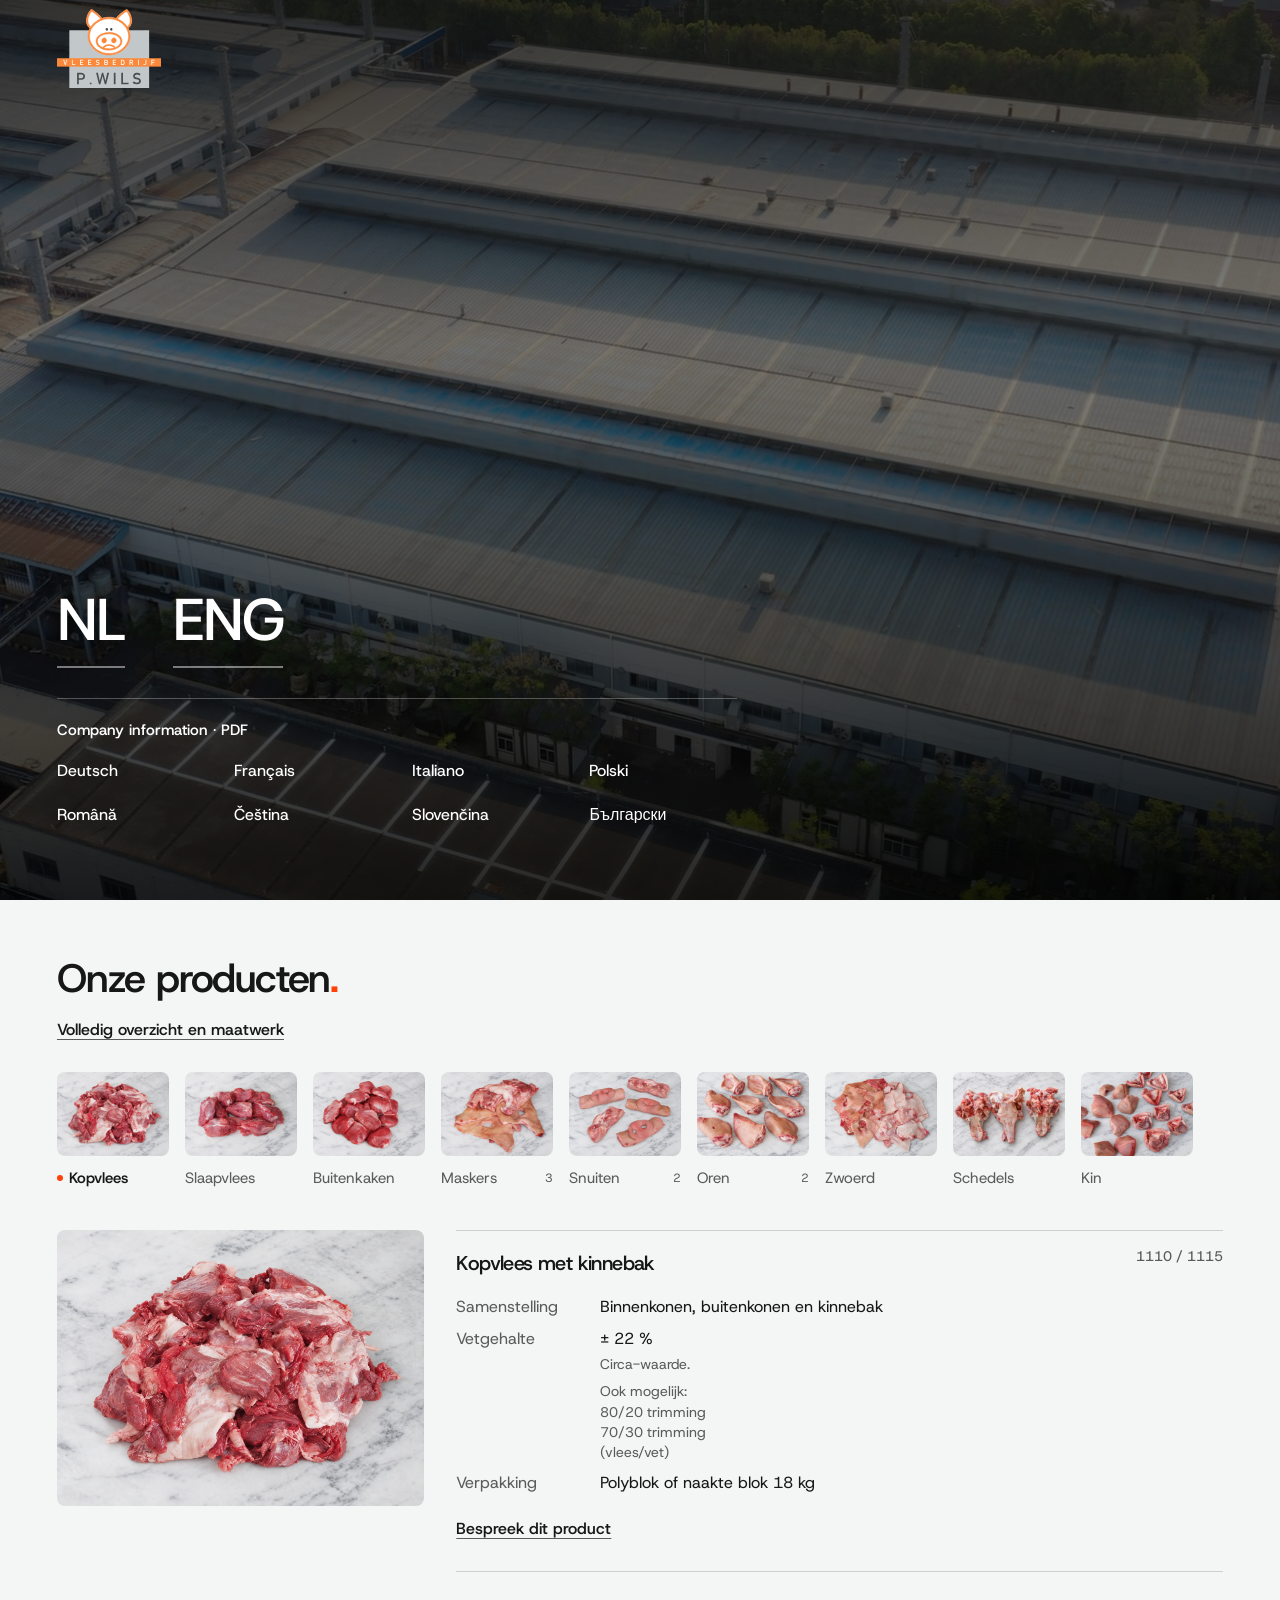
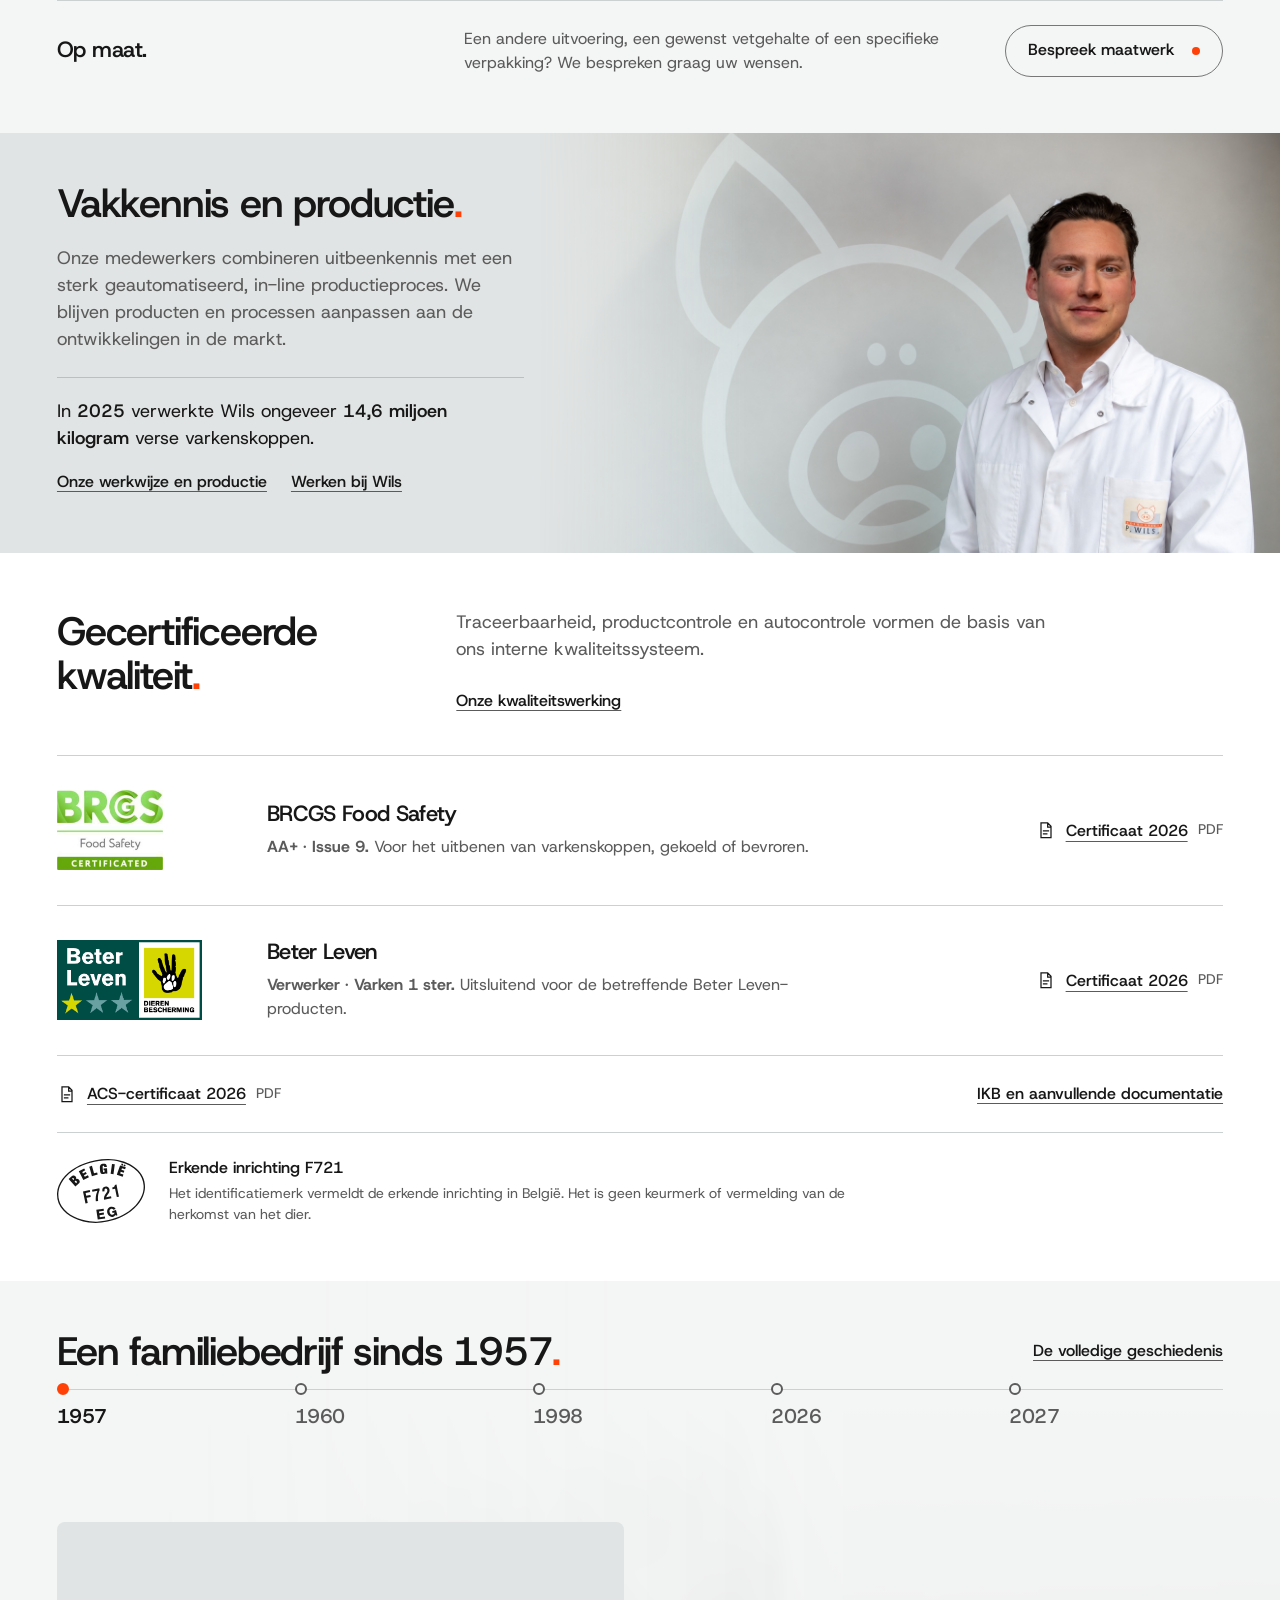
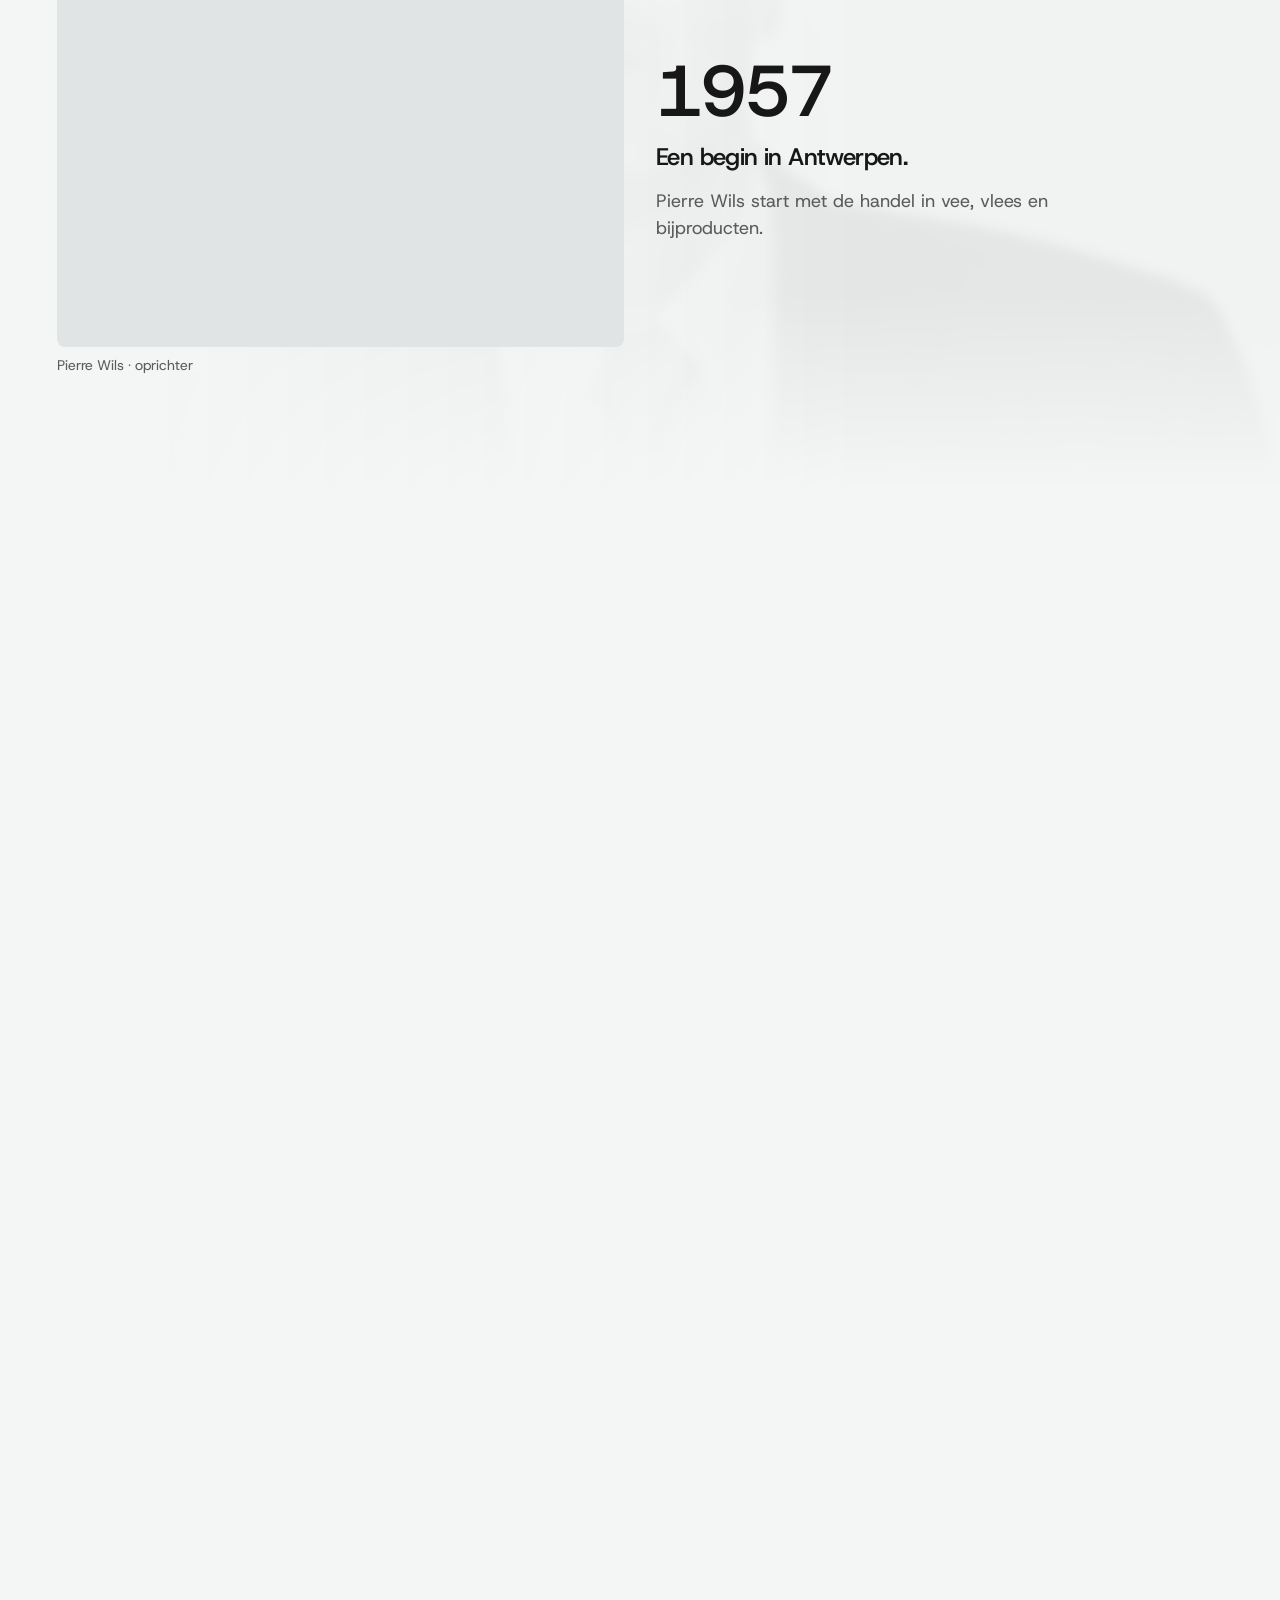
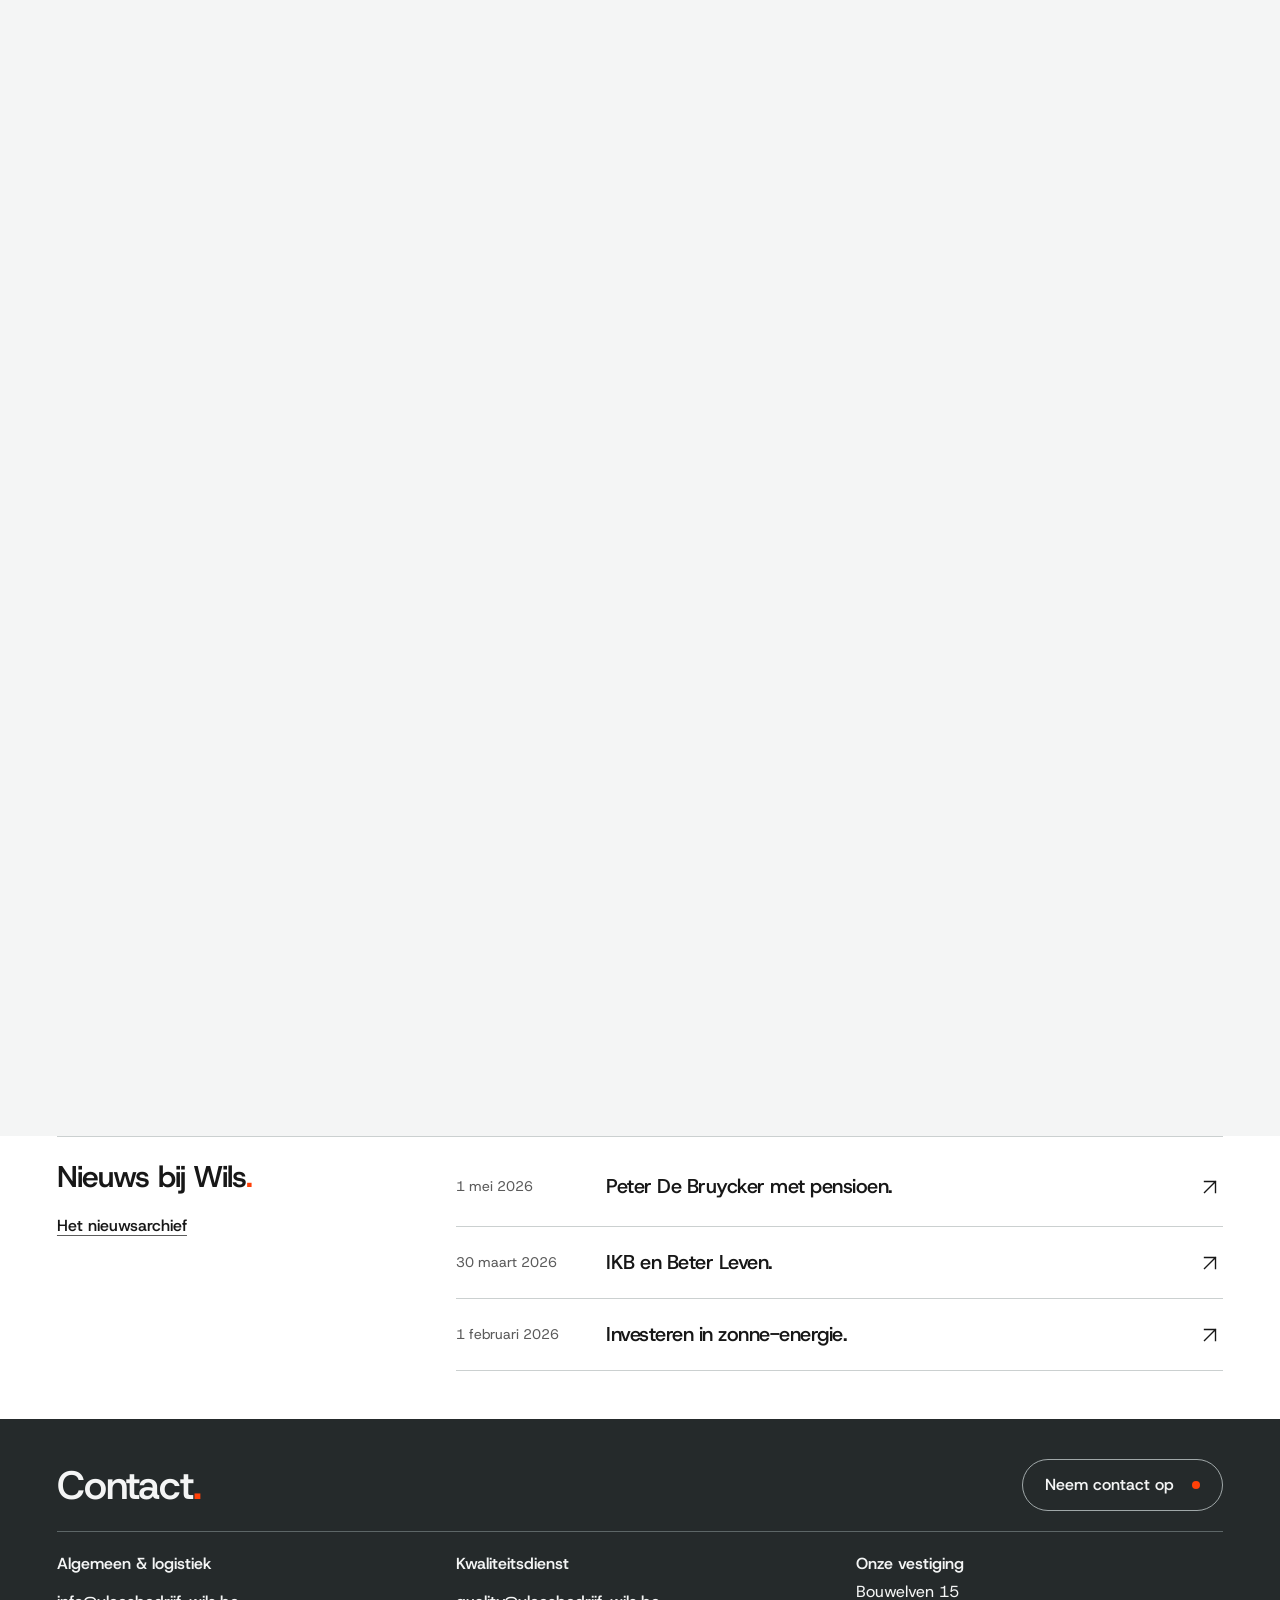
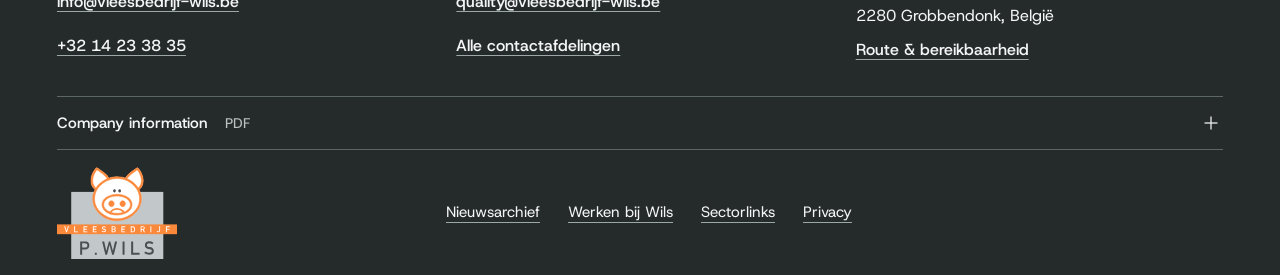
<file: index.html>
<!doctype html>
<html lang="nl" data-wils-page="home">
<head>
  <meta charset="utf-8">
  <meta name="viewport" content="width=device-width,initial-scale=1">
  <meta name="color-scheme" content="light">
  <meta name="description" content="P.WILS is specialist in het uitbenen van varkenskoppen voor de vleesverwerkende industrie. Bekijk onze producten en bespreek uw gewenste uitvoering.">
  <meta name="robots" content="noindex,nofollow">
  <title>P.WILS - Specialist in het uitbenen van varkenskoppen</title>
  <link rel="icon" href="assets/wils-pig-original-v143.svg?v=original-brand-143" type="image/svg+xml">
  <link rel="preload" href="assets/fonts/HostGrotesk.ttf" as="font" type="font/ttf" crossorigin>
  <script>if(!location.hash)document.documentElement.classList.add('entry-pending');setTimeout(function(){if(!document.documentElement.dataset.entryController)document.documentElement.classList.remove('entry-pending')},2500);</script>
  <link rel="stylesheet" href="home.css?v=anchor-focus-137">
  <link rel="stylesheet" href="product-register.css?v=industrial-navigation-simple-26">
  <link rel="stylesheet" href="company-editorial.css?v=industrial-navigation-simple-26">
  <link rel="stylesheet" href="history-editorial.css?v=timeline-2027-117-local">
  <link rel="stylesheet" href="buttons-footer.css?v=industrial-navigation-simple-26">
  <link rel="stylesheet" href="navigation.css?v=menu-languages-96-local">
  <script src="vendor/gsap.min.js" defer></script>
  <script src="vendor/ScrollTrigger.min.js" defer></script>
  <script src="home.js?v=english-162" defer></script>
<link rel="stylesheet" href="refinement.css?v=connected-pages-98-local"><script src="refinement.js?v=fixed-canvas-106-local" defer blocking="render"></script><link rel="stylesheet" href="palette-system.css?v=section-palette-91-local"><script src="page-transitions.js?v=english-162" blocking="render"></script><link rel="stylesheet" href="page-transitions.css?v=fixed-canvas-106-local"><link rel="stylesheet" href="grid-system.css?v=grid-careers-115-local"><link rel="stylesheet" href="product-taxonomy.css?v=client-products-140"><link rel="stylesheet" href="brand-original.css?v=original-brand-143"><link rel="stylesheet" href="product-rail.css?v=product-rail-154"><script src="product-rail.js?v=product-rail-layout-158" defer></script><link rel="stylesheet" href="anniversary-placement.css?v=anniversary-placement-155"><link rel="stylesheet" href="anniversary-scale.css?v=anniversary-scale-157"><link rel="stylesheet" href="product-rail-layout.css?v=product-rail-layout-158"><link rel="stylesheet" href="product-singletons.css?v=product-singletons-160">

  <link rel="alternate" hreflang="nl" href="index.html">
  <link rel="alternate" hreflang="en" href="en/index.html">
<link rel="stylesheet" href="language-switch.css?v=164"><script src="language-switch.js?v=163" defer></script>
</head>
<body class="grid-system-115">
<span id="top" class="page-top" aria-hidden="true"></span>
<a class="skip-link" href="#producten">Naar de producten</a>
<header class="site-header">
  <div class="header-inner wrap">
    <a class="brand" href="#top" aria-label="P.WILS vleesbedrijf - home"><img class="brand-dark" src="assets/wils-logo-original-v143.svg?v=original-brand-143" alt="" width="456" height="352"><img class="brand-light" src="assets/wils-logo-original-v143.svg?v=original-brand-143" alt="" width="456" height="352"></a>
    <nav class="desktop-nav" aria-label="Hoofdnavigatie"><a class="nav-link" href="producten.html?v=29">Producten &amp; maatwerk</a><a class="nav-link" href="kwaliteit.html?v=29">Kwaliteit</a><a class="nav-link" href="bedrijf.html?v=29">Het bedrijf</a><a class="nav-link" href="contact.html?v=29">Contact &amp; expeditie</a></nav>
    <details class="language-switch" data-language-switch><summary class="language-trigger" aria-label="Taalkeuze, Nederlands"><svg class="language-globe" xmlns="http://www.w3.org/2000/svg" viewBox="0 0 24 24" fill="none" stroke="currentColor" stroke-width="1.5" stroke-linecap="round" stroke-linejoin="round" aria-hidden="true" focusable="false"><circle cx="12" cy="12" r="10"/><path d="M12 2a14.5 14.5 0 0 0 0 20 14.5 14.5 0 0 0 0-20"/><path d="M2 12h20"/></svg><span>NL</span><svg class="language-chevron" viewBox="0 0 16 16" aria-hidden="true"><path d="m4 6 4 4 4-4"/></svg></summary><div class="language-panel"><nav aria-label="Talen"><ul><li><span class="language-choice" lang="nl" aria-current="true"><span class="language-dot" aria-hidden="true"></span>Nederlands<small aria-hidden="true">NL</small></span></li><li><a href="en/index.html#intro" data-switch-language="en" lang="en" hreflang="en" aria-describedby="language-switch-status" class="language-choice">English<svg class="language-arrow" viewBox="0 0 16 16" aria-hidden="true"><path d="M3 8h10m-4-4 4 4-4 4"/></svg></a></li></ul></nav><details class="language-documents"><summary lang="en">Other languages (PDF)<svg class="language-chevron" viewBox="0 0 16 16" aria-hidden="true"><path d="m4 6 4 4 4-4"/></svg></summary><ul><li><a href="assets/documents/bedrijfsinformatie-de.pdf" target="_blank" rel="noopener" data-language-pdf="de"><span lang="de">Deutsch</span><span class="sr-only">, bedrijfsinformatie, PDF (opent in een nieuw tabblad)</span></a></li><li><a href="assets/documents/bedrijfsinformatie-fr.pdf" target="_blank" rel="noopener" data-language-pdf="fr"><span lang="fr">Français</span><span class="sr-only">, bedrijfsinformatie, PDF (opent in een nieuw tabblad)</span></a></li><li><a href="assets/documents/bedrijfsinformatie-it.pdf" target="_blank" rel="noopener" data-language-pdf="it"><span lang="it">Italiano</span><span class="sr-only">, bedrijfsinformatie, PDF (opent in een nieuw tabblad)</span></a></li><li><a href="assets/documents/bedrijfsinformatie-pl.pdf" target="_blank" rel="noopener" data-language-pdf="pl"><span lang="pl">Polski</span><span class="sr-only">, bedrijfsinformatie, PDF (opent in een nieuw tabblad)</span></a></li><li><a href="assets/documents/bedrijfsinformatie-ro.pdf" target="_blank" rel="noopener" data-language-pdf="ro"><span lang="ro">Română</span><span class="sr-only">, bedrijfsinformatie, PDF (opent in een nieuw tabblad)</span></a></li><li><a href="assets/documents/bedrijfsinformatie-cs.pdf" target="_blank" rel="noopener" data-language-pdf="cs"><span lang="cs">Čeština</span><span class="sr-only">, bedrijfsinformatie, PDF (opent in een nieuw tabblad)</span></a></li><li><a href="assets/documents/bedrijfsinformatie-sk.pdf" target="_blank" rel="noopener" data-language-pdf="sk"><span lang="sk">Slovenčina</span><span class="sr-only">, bedrijfsinformatie, PDF (opent in een nieuw tabblad)</span></a></li><li><a href="assets/documents/bedrijfsinformatie-bg.pdf" target="_blank" rel="noopener" data-language-pdf="bg"><span lang="bg">Български</span><span class="sr-only">, bedrijfsinformatie, PDF (opent in een nieuw tabblad)</span></a></li></ul></details></div></details>
    <button class="menu-toggle" type="button" aria-label="Open navigatie" aria-controls="mobile-menu" aria-expanded="false"><span data-menu-label>Menu</span><svg class="menu-glyph" viewBox="0 0 24 24" fill="none" aria-hidden="true" focusable="false"><g stroke="currentColor" stroke-width="1.5" stroke-linecap="square" stroke-linejoin="miter"><path d="M4 8h16M4 16h16"/></g></svg></button>
  </div>
  <nav class="mobile-menu" id="mobile-menu" aria-label="Mobiele hoofdnavigatie" hidden><a class="nav-link" href="producten.html?v=29">Producten &amp; maatwerk</a><a class="nav-link" href="kwaliteit.html?v=29">Kwaliteit</a><a class="nav-link" href="bedrijf.html?v=29">Het bedrijf</a><a class="nav-link" href="contact.html?v=29">Contact &amp; expeditie</a><div class="mobile-language" role="group" aria-label="Languages" lang="en">
<div class="mobile-language-row"><span class="mobile-language-icon" aria-hidden="true"><svg class="language-globe" viewBox="0 0 24 24" fill="none" stroke="currentColor" stroke-width="1.5" stroke-linecap="round" stroke-linejoin="round" aria-hidden="true" focusable="false"><circle cx="12" cy="12" r="10"/><path d="M12 2a14.5 14.5 0 0 0 0 20 14.5 14.5 0 0 0 0-20M2 12h20"/></svg></span><div class="mobile-language-options"><span aria-current="true" lang="nl" aria-label="Nederlands">NL</span><a href="en/index.html#intro" data-switch-language="en" lang="en" hreflang="en" aria-describedby="language-switch-status" aria-label="English">ENG</a></div></div><details class="language-documents"><summary lang="en">Other languages (PDF)<svg class="language-chevron" viewBox="0 0 16 16" aria-hidden="true"><path d="m4 6 4 4 4-4"/></svg></summary><ul><li><a href="assets/documents/bedrijfsinformatie-de.pdf" target="_blank" rel="noopener" data-language-pdf="de"><span lang="de">Deutsch</span><span class="sr-only">, bedrijfsinformatie, PDF (opent in een nieuw tabblad)</span></a></li><li><a href="assets/documents/bedrijfsinformatie-fr.pdf" target="_blank" rel="noopener" data-language-pdf="fr"><span lang="fr">Français</span><span class="sr-only">, bedrijfsinformatie, PDF (opent in een nieuw tabblad)</span></a></li><li><a href="assets/documents/bedrijfsinformatie-it.pdf" target="_blank" rel="noopener" data-language-pdf="it"><span lang="it">Italiano</span><span class="sr-only">, bedrijfsinformatie, PDF (opent in een nieuw tabblad)</span></a></li><li><a href="assets/documents/bedrijfsinformatie-pl.pdf" target="_blank" rel="noopener" data-language-pdf="pl"><span lang="pl">Polski</span><span class="sr-only">, bedrijfsinformatie, PDF (opent in een nieuw tabblad)</span></a></li><li><a href="assets/documents/bedrijfsinformatie-ro.pdf" target="_blank" rel="noopener" data-language-pdf="ro"><span lang="ro">Română</span><span class="sr-only">, bedrijfsinformatie, PDF (opent in een nieuw tabblad)</span></a></li><li><a href="assets/documents/bedrijfsinformatie-cs.pdf" target="_blank" rel="noopener" data-language-pdf="cs"><span lang="cs">Čeština</span><span class="sr-only">, bedrijfsinformatie, PDF (opent in een nieuw tabblad)</span></a></li><li><a href="assets/documents/bedrijfsinformatie-sk.pdf" target="_blank" rel="noopener" data-language-pdf="sk"><span lang="sk">Slovenčina</span><span class="sr-only">, bedrijfsinformatie, PDF (opent in een nieuw tabblad)</span></a></li><li><a href="assets/documents/bedrijfsinformatie-bg.pdf" target="_blank" rel="noopener" data-language-pdf="bg"><span lang="bg">Български</span><span class="sr-only">, bedrijfsinformatie, PDF (opent in een nieuw tabblad)</span></a></li></ul></details></div></nav>
</header><p class="language-switch-status" id="language-switch-status" role="status"></p>
<main>
  <section class="intro-scene" id="intro" aria-labelledby="hero-title">
    <div class="hero-stage">
      <div class="hero-media" aria-hidden="true"><div class="hero-camera"><img class="hero-aerial" src="assets/video/industrial-aerial-poster.jpg" alt="" width="1600" height="899" fetchpriority="high" decoding="async"><video class="hero-film" muted autoplay loop playsinline preload="metadata" disablepictureinpicture disableremoteplayback poster="assets/video/industrial-aerial-poster.jpg" data-drone-src="assets/video/industrial-aerial-preview.mp4"></video></div><div class="hero-media-shade"></div><div class="hero-reading-shade"></div><div class="hero-entry-shade"></div></div>
      <div class="entry-gate" aria-labelledby="entry-title" hidden>
        <div class="entry-layout wrap">
          <div class="entry-brand-line"><img class="entry-brand" src="assets/wils-logo-original-v143.svg?v=original-brand-143" alt="P.WILS vleesbedrijf" width="456" height="352"></div>
          <div class="entry-choice-panel">
            <h2 class="sr-only" id="entry-title">Taalkeuze</h2>
            <nav class="entry-languages" aria-label="Kies uw taal"><a href="#intro" data-entry-language="nl" lang="nl" aria-label="Nederlands">NL<span class="language-line" aria-hidden="true"></span></a><a href="en/index.html#intro" data-entry-language="eng" lang="en" aria-label="English">ENG<span class="language-line" aria-hidden="true"></span></a></nav>
            <div class="entry-documents"><p id="entry-documents-title" lang="en">Company information <span aria-hidden="true">·</span> PDF</p><nav class="language-pdf-grid" aria-labelledby="entry-documents-title"><a href="assets/documents/bedrijfsinformatie-de.pdf" target="_blank" rel="noopener" data-language-pdf="de"><span lang="de">Deutsch</span><span class="sr-only">, bedrijfsinformatie, PDF (opent in een nieuw tabblad)</span></a><a href="assets/documents/bedrijfsinformatie-fr.pdf" target="_blank" rel="noopener" data-language-pdf="fr"><span lang="fr">Français</span><span class="sr-only">, bedrijfsinformatie, PDF (opent in een nieuw tabblad)</span></a><a href="assets/documents/bedrijfsinformatie-it.pdf" target="_blank" rel="noopener" data-language-pdf="it"><span lang="it">Italiano</span><span class="sr-only">, bedrijfsinformatie, PDF (opent in een nieuw tabblad)</span></a><a href="assets/documents/bedrijfsinformatie-pl.pdf" target="_blank" rel="noopener" data-language-pdf="pl"><span lang="pl">Polski</span><span class="sr-only">, bedrijfsinformatie, PDF (opent in een nieuw tabblad)</span></a><a href="assets/documents/bedrijfsinformatie-ro.pdf" target="_blank" rel="noopener" data-language-pdf="ro"><span lang="ro">Română</span><span class="sr-only">, bedrijfsinformatie, PDF (opent in een nieuw tabblad)</span></a><a href="assets/documents/bedrijfsinformatie-cs.pdf" target="_blank" rel="noopener" data-language-pdf="cs"><span lang="cs">Čeština</span><span class="sr-only">, bedrijfsinformatie, PDF (opent in een nieuw tabblad)</span></a><a href="assets/documents/bedrijfsinformatie-sk.pdf" target="_blank" rel="noopener" data-language-pdf="sk"><span lang="sk">Slovenčina</span><span class="sr-only">, bedrijfsinformatie, PDF (opent in een nieuw tabblad)</span></a><a href="assets/documents/bedrijfsinformatie-bg.pdf" target="_blank" rel="noopener" data-language-pdf="bg"><span lang="bg">Български</span><span class="sr-only">, bedrijfsinformatie, PDF (opent in een nieuw tabblad)</span></a></nav></div>
          </div>
        </div>
      </div>
      <div class="hero-content wrap">
        <div class="hero-title-group"><span class="hero-anniversary"><img src="assets/wils-70-host-v150.svg" alt="70 jaar P.Wils" width="251" height="162" decoding="async"></span><h1 class="hero-title" id="hero-title" tabindex="-1"><span class="line-mask"><span>De specialist in</span></span> <span class="line-mask"><span>het uitbenen van</span></span> <span class="line-mask"><span>varkenskoppen<span class="brand-period">.</span></span></span></h1></div>
        <div class="hero-lead"><p class="hero-description"><span class="hero-description-copy">Wij leveren vers of bevroren varkensvlees aan de vleesverwerkende industrie.</span></p><div class="hero-action"><a class="action-primary" href="#producten"><span class="action-label">Bekijk het assortiment</span><span class="action-dot" aria-hidden="true"></span></a><a class="hero-scroll" href="#producten" aria-label="Naar het productoverzicht"><span class="hero-scroll-circle" aria-hidden="true"><svg class="hero-scroll-chevron" viewBox="0 0 24 24" fill="none"><path d="m7 10 5 5 5-5" stroke="currentColor" stroke-width="1.5" stroke-linecap="square" stroke-linejoin="miter"/></svg></span></a></div></div>
      </div>
    </div>
  </section>

  <section class="products-chapter" id="producten" data-sheet aria-labelledby="products-title">
    <div class="chapter-frame">
    <div class="wrap products-inner">
      <span id="werkwijze" class="compatibility-anchor" aria-hidden="true"></span>
      <div class="products-heading"><h2 id="products-title">Onze producten<span class="brand-period">.</span></h2><div class="products-heading-copy"><a class="text-link" href="producten.html?v=29#productgids">Volledig overzicht en maatwerk</a></div></div>
      <div class="product-category-browser" data-category-browser><div class="category-rail-heading"><strong>Productgroepen</strong><button class="category-all" type="button" aria-controls="category-picker" aria-haspopup="dialog" aria-expanded="false" data-category-open hidden>Alle 9<svg viewBox="0 0 24 24" fill="none" aria-hidden="true"><path d="m7 10 5 5 5-5" stroke="currentColor" stroke-width="1.5"/></svg></button></div><nav class="group-tabs category-photo-rail" aria-label="Productgroepen"><a class="group-tab" id="group-tab-kopvlees" href="#productgroep-kopvlees" data-group-tab="kopvlees" data-category-link="kopvlees"><img src="assets/products/studio/kopvlees-320.jpg" alt="" width="320" height="240" loading="lazy" decoding="async"><span class="category-photo-label"><span>Kopvlees</span></span></a><a class="group-tab" id="group-tab-slaapvlees" href="#productgroep-slaapvlees" data-group-tab="slaapvlees" data-category-link="slaapvlees"><img src="assets/products/studio/slaapvlees-320.jpg" alt="" width="320" height="240" loading="lazy" decoding="async"><span class="category-photo-label"><span>Slaapvlees</span></span></a><a class="group-tab" id="group-tab-buitenkaken" href="#productgroep-buitenkaken" data-group-tab="buitenkaken" data-category-link="buitenkaken"><img src="assets/products/studio/wangetjes-320.jpg" alt="" width="320" height="240" loading="lazy" decoding="async"><span class="category-photo-label"><span>Buitenkaken</span></span></a><a class="group-tab" id="group-tab-maskers" href="#productgroep-maskers" data-group-tab="maskers" data-category-link="maskers"><img src="assets/products/studio/masker-met-zwoerd-320.jpg" alt="" width="320" height="240" loading="lazy" decoding="async"><span class="category-photo-label"><span>Maskers</span><small aria-hidden="true">3</small></span><span class="sr-only">, 3 producten</span></a><a class="group-tab" id="group-tab-snuiten" href="#productgroep-snuiten" data-group-tab="snuiten" data-category-link="snuiten"><img src="assets/products/studio/snuiten-320.jpg" alt="" width="320" height="240" loading="lazy" decoding="async"><span class="category-photo-label"><span>Snuiten</span><small aria-hidden="true">2</small></span><span class="sr-only">, 2 producten</span></a><a class="group-tab" id="group-tab-oren" href="#productgroep-oren" data-group-tab="oren" data-category-link="oren"><img src="assets/products/studio/hele-oren-320.jpg" alt="" width="320" height="240" loading="lazy" decoding="async"><span class="category-photo-label"><span>Oren</span><small aria-hidden="true">2</small></span><span class="sr-only">, 2 producten</span></a><a class="group-tab" id="group-tab-zwoerd" href="#productgroep-zwoerd" data-group-tab="zwoerd" data-category-link="zwoerd"><img src="assets/products/studio/kopzwoerd-320.jpg" alt="" width="320" height="240" loading="lazy" decoding="async"><span class="category-photo-label"><span>Zwoerd</span></span></a><a class="group-tab" id="group-tab-schedels" href="#productgroep-schedels" data-group-tab="schedels" data-category-link="schedels"><img src="assets/products/studio/varkensschedels-320.jpg" alt="" width="320" height="240" loading="lazy" decoding="async"><span class="category-photo-label"><span>Schedels</span></span></a><a class="group-tab" id="group-tab-kin" href="#productgroep-kin" data-group-tab="kin" data-category-link="kin"><img src="assets/products/studio/onderlip-320.jpg" alt="" width="320" height="240" loading="lazy" decoding="async"><span class="category-photo-label"><span>Kin</span></span></a></nav><div class="category-picker" id="category-picker" role="dialog" popover="auto" aria-labelledby="category-picker-heading" hidden><div class="category-picker-heading"><h2 id="category-picker-heading">Productgroepen</h2><button class="category-picker-close" type="button" aria-label="Sluit productgroepen" data-category-close><svg viewBox="0 0 24 24" fill="none" aria-hidden="true"><path d="m6 6 12 12M18 6 6 18" stroke="currentColor" stroke-width="1.5"/></svg></button></div><div class="category-picker-list"><button type="button" data-category-pick="kopvlees"><span class="category-pick-dot" aria-hidden="true"></span><span>Kopvlees</span></button><button type="button" data-category-pick="slaapvlees"><span class="category-pick-dot" aria-hidden="true"></span><span>Slaapvlees</span></button><button type="button" data-category-pick="buitenkaken"><span class="category-pick-dot" aria-hidden="true"></span><span>Buitenkaken</span></button><button type="button" data-category-pick="maskers"><span class="category-pick-dot" aria-hidden="true"></span><span>Maskers</span><small aria-hidden="true">3</small><span class="sr-only">, 3 producten</span></button><button type="button" data-category-pick="snuiten"><span class="category-pick-dot" aria-hidden="true"></span><span>Snuiten</span><small aria-hidden="true">2</small><span class="sr-only">, 2 producten</span></button><button type="button" data-category-pick="oren"><span class="category-pick-dot" aria-hidden="true"></span><span>Oren</span><small aria-hidden="true">2</small><span class="sr-only">, 2 producten</span></button><button type="button" data-category-pick="zwoerd"><span class="category-pick-dot" aria-hidden="true"></span><span>Zwoerd</span></button><button type="button" data-category-pick="schedels"><span class="category-pick-dot" aria-hidden="true"></span><span>Schedels</span></button><button type="button" data-category-pick="kin"><span class="category-pick-dot" aria-hidden="true"></span><span>Kin</span></button></div></div><span class="sr-only" role="status" aria-live="polite" data-category-status></span></div>
      <div class="product-groups"><section class="product-group" id="productgroep-kopvlees" data-single-product="true" data-group-panel="kopvlees" aria-labelledby="group-heading-kopvlees">
      <div class="product-panel-body">
        <figure class="product-visual"><div class="product-image-stage"><img src="assets/products/kopvlees-studio-v1.jpg" alt="Varkenskopvlees met kinnebak" width="340" height="255" loading="lazy" decoding="async" data-product-image></div><figcaption class="product-caption"><span class="product-caption-copy"><span class="product-caption-prefix">Afgebeeld: </span><strong data-product-caption>Kopvlees met kinnebak</strong></span><a class="product-caption-link" href="#product-kopvlees" data-product-photo-link aria-label="Specificaties van Kopvlees met kinnebak">Specificaties</a></figcaption></figure>
        <div class="product-register"><h3 class="group-title" id="group-heading-kopvlees">Kopvlees</h3><article class="product-permanent" id="product-kopvlees" data-product="kopvlees" data-image="assets/products/kopvlees-studio-v1.jpg" data-label="Kopvlees met kinnebak" aria-labelledby="product-summary-kopvlees"><header class="permanent-product-header"><h3 class="permanent-product-name" id="product-summary-kopvlees" tabindex="-1">Kopvlees met kinnebak</h3><span class="product-code"><span class="sr-only">Artikelcode: </span>1110 / 1115</span></header><div class="product-detail" id="product-detail-kopvlees">

            <dl class="product-specs"><div><dt>Samenstelling</dt><dd>Binnenkonen, buitenkonen en kinnebak</dd></div><div><dt>Vetgehalte</dt><dd>± 22 %<small class="permanent-fat-note">Circa-waarde.</small><span class="product-trimming">Ook mogelijk:<span>80/20 trimming</span><span>70/30 trimming</span><span>(vlees/vet)</span></span></dd></div><div><dt>Verpakking</dt><dd>Polyblok of naakte blok 18 kg</dd></div></dl>
            <div class="product-detail-actions"><a class="text-link" href="producten.html?product=kopvlees#aanvraag">Bespreek dit product</a></div>
          </div></article></div>
      </div>
    </section><section class="product-group" id="productgroep-slaapvlees" data-single-product="true" data-group-panel="slaapvlees" aria-labelledby="group-heading-slaapvlees">
      <div class="product-panel-body">
        <figure class="product-visual"><div class="product-image-stage"><img src="assets/products/slaapvlees-studio-v1.jpg" alt="Varkensslaapvlees" width="340" height="255" loading="lazy" decoding="async" data-product-image></div><figcaption class="product-caption"><span class="product-caption-copy"><span class="product-caption-prefix">Afgebeeld: </span><strong data-product-caption>Slaapvlees</strong></span><a class="product-caption-link" href="#product-slaapvlees" data-product-photo-link aria-label="Specificaties van Slaapvlees">Specificaties</a></figcaption></figure>
        <div class="product-register"><h3 class="group-title" id="group-heading-slaapvlees">Slaapvlees</h3><article class="product-permanent" id="product-slaapvlees" data-product="slaapvlees" data-image="assets/products/slaapvlees-studio-v1.jpg" data-label="Slaapvlees" aria-labelledby="product-summary-slaapvlees"><header class="permanent-product-header"><h3 class="permanent-product-name" id="product-summary-slaapvlees" tabindex="-1">Slaapvlees</h3><span class="product-code"><span class="sr-only">Artikelcode: </span>1130 / 1135</span></header><div class="product-detail" id="product-detail-slaapvlees">

            <dl class="product-specs"><div><dt>Samenstelling</dt><dd>Slaapjes</dd></div><div><dt>Vetgehalte</dt><dd>± 5 %<small class="permanent-fat-note">Circa-waarde.</small></dd></div><div><dt>Verpakking</dt><dd>Polyblok of naakte blok 18 kg</dd></div></dl>
            <div class="product-detail-actions"><a class="text-link" href="producten.html?product=slaapvlees#aanvraag">Bespreek dit product</a></div>
          </div></article></div>
      </div>
    </section><section class="product-group" id="productgroep-buitenkaken" data-single-product="true" data-group-panel="buitenkaken" aria-labelledby="group-heading-buitenkaken">
      <div class="product-panel-body">
        <figure class="product-visual"><div class="product-image-stage"><img src="assets/products/wangetjes-studio-v1.jpg" alt="Varkensbuitenkaken" width="340" height="255" loading="lazy" decoding="async" data-product-image></div><figcaption class="product-caption"><span class="product-caption-copy"><span class="product-caption-prefix">Afgebeeld: </span><strong data-product-caption>Buitenkaken</strong></span><a class="product-caption-link" href="#product-wangetjes" data-product-photo-link aria-label="Specificaties van Buitenkaken">Specificaties</a></figcaption></figure>
        <div class="product-register"><h3 class="group-title" id="group-heading-buitenkaken">Buitenkaken</h3><article class="product-permanent" id="product-wangetjes" data-product="wangetjes" data-image="assets/products/wangetjes-studio-v1.jpg" data-label="Buitenkaken" aria-labelledby="product-summary-wangetjes"><header class="permanent-product-header"><h3 class="permanent-product-name" id="product-summary-wangetjes" tabindex="-1">Buitenkaken</h3><span class="product-code"><span class="sr-only">Artikelcode: </span>1140 / 1145</span></header><div class="product-detail" id="product-detail-wangetjes">

            <dl class="product-specs"><div><dt>Samenstelling</dt><dd>Buitenkaken</dd></div><div><dt>Vetgehalte</dt><dd>± 8 %<small class="permanent-fat-note">Circa-waarde.</small></dd></div><div><dt>Verpakking</dt><dd>Polyblok of naakte blok 18 kg</dd></div></dl>
            <div class="product-detail-actions"><a class="text-link" href="producten.html?product=wangetjes#aanvraag">Bespreek dit product</a></div>
          </div></article></div>
      </div>
    </section><section class="product-group" id="productgroep-maskers" data-group-panel="maskers" aria-labelledby="group-heading-maskers">
      <div class="product-panel-body">
        <figure class="product-visual"><div class="product-image-stage"><img src="assets/products/masker-met-zwoerd-studio-v1.jpg" alt="Varkensmaskers met zwoerd" width="340" height="255" loading="lazy" decoding="async" data-product-image></div><figcaption class="product-caption"><span class="product-caption-copy"><span class="product-caption-prefix">Afgebeeld: </span><strong data-product-caption>Maskers met zwoerd</strong></span><a class="product-caption-link" href="#product-masker-met-zwoerd" data-product-photo-link aria-label="Specificaties van Maskers met zwoerd">Specificaties</a></figcaption></figure>
        <div class="product-register"><h3 class="group-title" id="group-heading-maskers">Maskers</h3><details class="product-disclosure" id="product-masker-met-zwoerd" data-product="masker-met-zwoerd" data-image="assets/products/masker-met-zwoerd-studio-v1.jpg" data-label="Maskers met zwoerd">
          <summary id="product-summary-masker-met-zwoerd" aria-controls="product-detail-masker-met-zwoerd"><span class="product-name">Maskers met zwoerd</span><span class="product-code"><span class="sr-only">Artikelcode: </span>1190 / 1195</span><span class="disclosure-mark"><svg class="" viewBox="0 0 24 24" fill="none" aria-hidden="true" focusable="false"><g stroke="currentColor" stroke-width="1.5" stroke-linecap="square" stroke-linejoin="miter"><path d="M5 12h14"/><path class="plus-stem" d="M12 5v14"/></g></svg></span></summary>
          <div class="product-detail" id="product-detail-masker-met-zwoerd">

            <dl class="product-specs"><div><dt>Samenstelling</dt><dd>Masker met zwoerd, zonder snuit</dd></div><div><dt>Verpakking</dt><dd>Poly- of naakte blok 18 kg<br>Kartonnen doosjes</dd></div></dl>
            <div class="product-detail-actions"><a class="text-link" href="producten.html?product=masker-met-zwoerd#aanvraag">Bespreek dit product</a></div>
          </div>
        </details><details class="product-disclosure" id="product-klein-masker-met-zwoerd" data-product="klein-masker-met-zwoerd" data-image="assets/products/klein-masker-met-zwoerd-studio-v1.jpg" data-label="Kleine maskers met zwoerd">
          <summary id="product-summary-klein-masker-met-zwoerd" aria-controls="product-detail-klein-masker-met-zwoerd"><span class="product-name">Kleine maskers met zwoerd</span><span class="product-code"><span class="sr-only">Artikelcode: </span>1220 / 1225</span><span class="disclosure-mark"><svg class="" viewBox="0 0 24 24" fill="none" aria-hidden="true" focusable="false"><g stroke="currentColor" stroke-width="1.5" stroke-linecap="square" stroke-linejoin="miter"><path d="M5 12h14"/><path class="plus-stem" d="M12 5v14"/></g></svg></span></summary>
          <div class="product-detail" id="product-detail-klein-masker-met-zwoerd">

            <dl class="product-specs"><div><dt>Samenstelling</dt><dd>Masker met zwoerd zonder mager vlees</dd></div><div><dt>Verpakking</dt><dd>Poly- of naakte blok 18 kg<br>Kartonnen doosjes 10 kg</dd></div></dl>
            <div class="product-detail-actions"><a class="text-link" href="producten.html?product=klein-masker-met-zwoerd#aanvraag">Bespreek dit product</a></div>
          </div>
        </details><details class="product-disclosure" id="product-masker-zonder-zwoerd" data-product="masker-zonder-zwoerd" data-image="assets/products/masker-zonder-zwoerd-studio-v1.jpg" data-label="Maskers zonder zwoerd">
          <summary id="product-summary-masker-zonder-zwoerd" aria-controls="product-detail-masker-zonder-zwoerd"><span class="product-name">Maskers zonder zwoerd</span><span class="product-code"><span class="sr-only">Artikelcode: </span>1170 / 1175</span><span class="disclosure-mark"><svg class="" viewBox="0 0 24 24" fill="none" aria-hidden="true" focusable="false"><g stroke="currentColor" stroke-width="1.5" stroke-linecap="square" stroke-linejoin="miter"><path d="M5 12h14"/><path class="plus-stem" d="M12 5v14"/></g></svg></span></summary>
          <div class="product-detail" id="product-detail-masker-zonder-zwoerd">

            <dl class="product-specs"><div><dt>Samenstelling</dt><dd>Volledig masker zonder zwoerd</dd></div><div><dt>Verpakking</dt><dd>Poly- of naakte blok 18 kg<br>Kartonnen doosjes</dd></div></dl>
            <div class="product-detail-actions"><a class="text-link" href="producten.html?product=masker-zonder-zwoerd#aanvraag">Bespreek dit product</a></div>
          </div>
        </details></div>
      </div>
    </section><section class="product-group" id="productgroep-snuiten" data-group-panel="snuiten" aria-labelledby="group-heading-snuiten">
      <span class="compatibility-anchor" id="productgroep-snuiten-en-oren" aria-hidden="true"></span><div class="product-panel-body">
        <figure class="product-visual"><div class="product-image-stage"><img src="assets/products/snuiten-studio-v1.jpg" alt="Varkenssnuiten" width="340" height="255" loading="lazy" decoding="async" data-product-image></div><figcaption class="product-caption"><span class="product-caption-copy"><span class="product-caption-prefix">Afgebeeld: </span><strong data-product-caption>Snuiten</strong></span><a class="product-caption-link" href="#product-snuiten" data-product-photo-link aria-label="Specificaties van Snuiten">Specificaties</a></figcaption></figure>
        <div class="product-register"><h3 class="group-title" id="group-heading-snuiten">Snuiten</h3><details class="product-disclosure" id="product-snuiten" data-product="snuiten" data-image="assets/products/snuiten-studio-v1.jpg" data-label="Snuiten">
          <summary id="product-summary-snuiten" aria-controls="product-detail-snuiten"><span class="product-name">Snuiten</span><span class="product-code"><span class="sr-only">Artikelcode: </span>1300 / 1305</span><span class="disclosure-mark"><svg class="" viewBox="0 0 24 24" fill="none" aria-hidden="true" focusable="false"><g stroke="currentColor" stroke-width="1.5" stroke-linecap="square" stroke-linejoin="miter"><path d="M5 12h14"/><path class="plus-stem" d="M12 5v14"/></g></svg></span></summary>
          <div class="product-detail" id="product-detail-snuiten">

            <dl class="product-specs"><div><dt>Samenstelling</dt><dd>Hele en halve varkenssnuiten</dd></div><div><dt>Verpakking</dt><dd>Poly- of naakte blok 18 kg<br>Kartonnen doosjes</dd></div></dl>
            <div class="product-detail-actions"><a class="text-link" href="producten.html?product=snuiten#aanvraag">Bespreek dit product</a></div>
          </div>
        </details><details class="product-disclosure" id="product-snuiten-met-bot" data-product="snuiten-met-bot" data-image="assets/products/snuiten-met-bot-studio-v1.jpg" data-label="Snuiten met bot">
          <summary id="product-summary-snuiten-met-bot" aria-controls="product-detail-snuiten-met-bot"><span class="product-name">Snuiten met bot</span><span class="product-code"><span class="sr-only">Artikelcode: </span>1350</span><span class="disclosure-mark"><svg class="" viewBox="0 0 24 24" fill="none" aria-hidden="true" focusable="false"><g stroke="currentColor" stroke-width="1.5" stroke-linecap="square" stroke-linejoin="miter"><path d="M5 12h14"/><path class="plus-stem" d="M12 5v14"/></g></svg></span></summary>
          <div class="product-detail" id="product-detail-snuiten-met-bot">

            <dl class="product-specs"><div><dt>Samenstelling</dt><dd>Volledige snuiten met neusbeen</dd></div><div><dt>Verpakking</dt><dd>Kartonnen doosjes 15 kg</dd></div></dl>
            <div class="product-detail-actions"><a class="text-link" href="producten.html?product=snuiten-met-bot#aanvraag">Bespreek dit product</a></div>
          </div>
        </details></div>
      </div>
    </section><section class="product-group" id="productgroep-oren" data-group-panel="oren" aria-labelledby="group-heading-oren">
      <div class="product-panel-body">
        <figure class="product-visual"><div class="product-image-stage"><img src="assets/products/hele-oren-studio-v1.jpg" alt="Hele varkensoren" width="340" height="255" loading="lazy" decoding="async" data-product-image></div><figcaption class="product-caption"><span class="product-caption-copy"><span class="product-caption-prefix">Afgebeeld: </span><strong data-product-caption>Hele oren</strong></span><a class="product-caption-link" href="#product-hele-oren" data-product-photo-link aria-label="Specificaties van Hele oren">Specificaties</a></figcaption></figure>
        <div class="product-register"><h3 class="group-title" id="group-heading-oren">Oren</h3><details class="product-disclosure" id="product-hele-oren" data-product="hele-oren" data-image="assets/products/hele-oren-studio-v1.jpg" data-label="Hele oren">
          <summary id="product-summary-hele-oren" aria-controls="product-detail-hele-oren"><span class="product-name">Hele oren</span><span class="product-code"><span class="sr-only">Artikelcode: </span>1310</span><span class="disclosure-mark"><svg class="" viewBox="0 0 24 24" fill="none" aria-hidden="true" focusable="false"><g stroke="currentColor" stroke-width="1.5" stroke-linecap="square" stroke-linejoin="miter"><path d="M5 12h14"/><path class="plus-stem" d="M12 5v14"/></g></svg></span></summary>
          <div class="product-detail" id="product-detail-hele-oren">

            <dl class="product-specs"><div><dt>Samenstelling</dt><dd>Volledige oren, inclusief binnenoor</dd></div><div><dt>Verpakking</dt><dd>Kartonnen doosjes 10 kg</dd></div></dl>
            <div class="product-detail-actions"><a class="text-link" href="producten.html?product=hele-oren#aanvraag">Bespreek dit product</a></div>
          </div>
        </details><details class="product-disclosure" id="product-oorflappen" data-product="oorflappen" data-image="assets/products/oorflappen-studio-v1.jpg" data-label="Oorflappen">
          <summary id="product-summary-oorflappen" aria-controls="product-detail-oorflappen"><span class="product-name">Oorflappen</span><span class="product-code"><span class="sr-only">Artikelcode: </span>1340</span><span class="disclosure-mark"><svg class="" viewBox="0 0 24 24" fill="none" aria-hidden="true" focusable="false"><g stroke="currentColor" stroke-width="1.5" stroke-linecap="square" stroke-linejoin="miter"><path d="M5 12h14"/><path class="plus-stem" d="M12 5v14"/></g></svg></span></summary>
          <div class="product-detail" id="product-detail-oorflappen">

            <dl class="product-specs"><div><dt>Samenstelling</dt><dd>Oren zonder binnenoor</dd></div><div><dt>Verpakking</dt><dd>Kartonnen doosjes 10 kg</dd></div></dl>
            <div class="product-detail-actions"><a class="text-link" href="producten.html?product=oorflappen#aanvraag">Bespreek dit product</a></div>
          </div>
        </details></div>
      </div>
    </section><section class="product-group" id="productgroep-zwoerd" data-single-product="true" data-group-panel="zwoerd" aria-labelledby="group-heading-zwoerd">
      <span class="compatibility-anchor" id="productgroep-zwoerd-en-kin" aria-hidden="true"></span><div class="product-panel-body">
        <figure class="product-visual"><div class="product-image-stage"><img src="assets/products/kopzwoerd-studio-v1.jpg" alt="Varkenskopzwoerd" width="340" height="255" loading="lazy" decoding="async" data-product-image></div><figcaption class="product-caption"><span class="product-caption-copy"><span class="product-caption-prefix">Afgebeeld: </span><strong data-product-caption>Kopzwoerd</strong></span><a class="product-caption-link" href="#product-kopzwoerd" data-product-photo-link aria-label="Specificaties van Kopzwoerd">Specificaties</a></figcaption></figure>
        <div class="product-register"><h3 class="group-title" id="group-heading-zwoerd">Zwoerd</h3><article class="product-permanent" id="product-kopzwoerd" data-product="kopzwoerd" data-image="assets/products/kopzwoerd-studio-v1.jpg" data-label="Kopzwoerd" aria-labelledby="product-summary-kopzwoerd"><header class="permanent-product-header"><h3 class="permanent-product-name" id="product-summary-kopzwoerd" tabindex="-1">Kopzwoerd</h3><span class="product-code"><span class="sr-only">Artikelcode: </span>1200 / 1205</span></header><div class="product-detail" id="product-detail-kopzwoerd">

            <dl class="product-specs"><div><dt>Samenstelling</dt><dd>Enkel kopzwoerd</dd></div><div><dt>Verpakking</dt><dd>Poly- of naakte blok<br>Kartonnen doosjes</dd></div></dl>
            <div class="product-detail-actions"><a class="text-link" href="producten.html?product=kopzwoerd#aanvraag">Bespreek dit product</a></div>
          </div></article></div>
      </div>
    </section><section class="product-group" id="productgroep-schedels" data-single-product="true" data-group-panel="schedels" aria-labelledby="group-heading-schedels">
      <div class="product-panel-body">
        <figure class="product-visual"><div class="product-image-stage"><img src="assets/products/varkensschedels-studio-v1.jpg" alt="Varkensschedels" width="340" height="255" loading="lazy" decoding="async" data-product-image></div><figcaption class="product-caption"><span class="product-caption-copy"><span class="product-caption-prefix">Afgebeeld: </span><strong data-product-caption>Varkensschedels</strong></span><a class="product-caption-link" href="#product-varkensschedels" data-product-photo-link aria-label="Specificaties van Varkensschedels">Specificaties</a></figcaption></figure>
        <div class="product-register"><h3 class="group-title" id="group-heading-schedels">Schedels</h3><article class="product-permanent" id="product-varkensschedels" data-product="varkensschedels" data-image="assets/products/varkensschedels-studio-v1.jpg" data-label="Varkensschedels" aria-labelledby="product-summary-varkensschedels"><header class="permanent-product-header"><h3 class="permanent-product-name" id="product-summary-varkensschedels" tabindex="-1">Varkensschedels</h3><span class="product-code"><span class="sr-only">Artikelcode: </span>1500PH</span></header><div class="product-detail" id="product-detail-varkensschedels">

            <dl class="product-specs"><div><dt>Samenstelling</dt><dd>Schedel zonder onderkaak; hersenen niet verwijderd. Met tanden, ogen en vlees- en zwoerdresten.</dd></div><div><dt>Verpakking</dt><dd>Kartonnen dozen (diepgevroren)</dd></div><div><dt>Bewaren en vervoeren</dt><dd>-18 °C</dd></div><div><dt>Gebruik</dt><dd>Voor consumptie verhitten tot minimaal +85 °C kerntemperatuur.</dd></div><div><dt>Verwerking</dt><dd>Verdere verwerking binnen 24 maanden na invriesdatum wordt geadviseerd.</dd></div></dl>
            <div class="product-detail-actions"><a class="text-link" href="producten.html?product=varkensschedels#aanvraag">Bespreek dit product</a></div>
          </div></article></div>
      </div>
    </section><section class="product-group" id="productgroep-kin" data-single-product="true" data-group-panel="kin" aria-labelledby="group-heading-kin">
      <div class="product-panel-body">
        <figure class="product-visual"><div class="product-image-stage"><img src="assets/products/onderlip-studio-v1.jpg" alt="Varkensonderlip / kin" width="340" height="255" loading="lazy" decoding="async" data-product-image></div><figcaption class="product-caption"><span class="product-caption-copy"><span class="product-caption-prefix">Afgebeeld: </span><strong data-product-caption>Onderlip / kin</strong></span><a class="product-caption-link" href="#product-onderlip" data-product-photo-link aria-label="Specificaties van Onderlip / kin">Specificaties</a></figcaption></figure>
        <div class="product-register"><h3 class="group-title" id="group-heading-kin">Kin</h3><article class="product-permanent" id="product-onderlip" data-product="onderlip" data-image="assets/products/onderlip-studio-v1.jpg" data-label="Onderlip / kin" aria-labelledby="product-summary-onderlip"><header class="permanent-product-header"><h3 class="permanent-product-name" id="product-summary-onderlip" tabindex="-1">Onderlip / kin</h3><span class="product-code"><span class="sr-only">Artikelcode: </span>1360</span></header><div class="product-detail" id="product-detail-onderlip">

            <dl class="product-specs"><div><dt>Samenstelling</dt><dd>Volledige onderlip met bot</dd></div><div><dt>Verpakking</dt><dd>Kartonnen doosjes 10 kg</dd></div></dl>
            <div class="product-detail-actions"><a class="text-link" href="producten.html?product=onderlip#aanvraag">Bespreek dit product</a></div>
          </div></article></div>
      </div>
    </section></div>
      <div class="bespoke-row"><h3>Op maat.</h3><p>Een andere uitvoering, een gewenst vetgehalte of een specifieke verpakking? We bespreken graag uw wensen.</p><a class="action-primary" href="producten.html#maatwerk"><span class="action-label">Bespreek maatwerk</span><span class="action-dot" aria-hidden="true"></span></a></div>
    </div>
    </div>
  </section>

  <section class="company-chapter" id="bedrijf" aria-labelledby="company-title">
    <div class="chapter-frame">
      <span id="vakmanschap" class="compatibility-anchor" aria-hidden="true"></span>
      <div class="wrap company-editorial">
        <div class="company-copy"><h2 id="company-title">Vakkennis en productie<span class="brand-period">.</span></h2><p>Onze medewerkers combineren uitbeenkennis met een sterk geautomatiseerd, in-line productieproces. We blijven producten en processen aanpassen aan de ontwikkelingen in de markt.</p></div>
        <figure class="company-photo image-reveal"><img src="assets/company/wils-vakmanschap-v2.jpg" alt="Portret in een witte Wils-werkjas naast het varkensbeeldmerk" width="1533" height="1026" loading="lazy" decoding="async"></figure>
        <div class="company-evidence"><p class="production-statement">In <strong>2025</strong> verwerkte Wils ongeveer <strong>14,6 miljoen kilogram</strong> verse varkenskoppen.</p><a class="text-link" href="bedrijf.html?v=29#productie">Onze werkwijze en productie</a><a class="text-link home-careers-link" href="bedrijf.html?v=29#werken-bij-wils">Werken bij Wils</a></div>
      </div>
    </div>
  </section>

  <section class="quality-chapter" id="kwaliteit" aria-labelledby="quality-title">
    <div class="chapter-frame">
    <div class="wrap">
      <div class="quality-heading"><h2 id="quality-title">Gecertificeerde kwaliteit<span class="brand-period">.</span></h2><p>Traceerbaarheid, productcontrole en autocontrole vormen de basis van ons interne kwaliteitssysteem.</p><a class="text-link" href="kwaliteit.html?v=29">Onze kwaliteitswerking</a></div>
      <div class="quality-ledger">
        <article class="proof-row" aria-labelledby="brcgs-title"><div class="proof-logo"><img src="assets/quality/brcgs-food-safety-certificated.jpg" alt="BRCGS Food Safety Certificated" width="377" height="284" loading="lazy" decoding="async"></div><div class="proof-copy"><h3 id="brcgs-title">BRCGS Food Safety</h3><p><strong>AA+ · Issue 9.</strong> Voor het uitbenen van varkenskoppen, gekoeld of bevroren.</p></div><a class="document-link" href="assets/quality/brcgs-certificaat-2026.pdf" target="_blank" rel="noopener" aria-label="BRCGS-certificaat 2026, PDF (opent in een nieuw tabblad)"><svg class="" viewBox="0 0 24 24" fill="none" aria-hidden="true" focusable="false"><g stroke="currentColor" stroke-width="1.5" stroke-linecap="square" stroke-linejoin="miter"><path d="M6 3.5h8l4 4V21H6zM14 3.5v5h4M9 13h6M9 16.5h4"/></g></svg><span class="document-title">Certificaat 2026</span><span class="file-type">PDF</span></a></article>
        <article class="proof-row" aria-labelledby="bl-title"><div class="proof-logo"><img class="beter-leven-mark" src="assets/quality/beter-leven-1-star-official.png" alt="Beter Leven keurmerk, 1 ster, Dierenbescherming" width="990" height="542" loading="lazy" decoding="async"></div><div class="proof-copy"><h3 id="bl-title">Beter Leven</h3><p><strong>Verwerker · Varken 1 ster.</strong> Uitsluitend voor de betreffende Beter Leven-producten.</p></div><a class="document-link" href="assets/quality/beter-leven-certificaat-2026.pdf" target="_blank" rel="noopener" aria-label="Beter Leven-certificaat 2026, PDF (opent in een nieuw tabblad)"><svg class="" viewBox="0 0 24 24" fill="none" aria-hidden="true" focusable="false"><g stroke="currentColor" stroke-width="1.5" stroke-linecap="square" stroke-linejoin="miter"><path d="M6 3.5h8l4 4V21H6zM14 3.5v5h4M9 13h6M9 16.5h4"/></g></svg><span class="document-title">Certificaat 2026</span><span class="file-type">PDF</span></a></article>
      </div>
      <div class="quality-support"><a class="document-link" href="assets/quality/acs-certificaat-2026.pdf" target="_blank" rel="noopener" aria-label="ACS-certificaat 2026, PDF (opent in een nieuw tabblad)"><svg viewBox="0 0 24 24" fill="none" aria-hidden="true"><path d="M6 3.5h8l4 4V21H6zM14 3.5v5h4M9 13h6M9 16.5h4" stroke="currentColor" stroke-width="1.5" stroke-linecap="square" stroke-linejoin="miter"/></svg><span class="document-title">ACS-certificaat 2026</span><span class="file-type">PDF</span></a><a class="text-link" href="mailto:quality@vleesbedrijf-wils.be">IKB en aanvullende documentatie</a></div>
      <div class="establishment-row"><img class="establishment-logo" src="assets/quality/identificatiemerk-f721-eg.svg" alt="Ovaal identificatiemerk: België, F721, EG" width="1316" height="952" loading="lazy" decoding="async"><div><h3>Erkende inrichting F721</h3><p>Het identificatiemerk vermeldt de erkende inrichting in België. Het is geen keurmerk of vermelding van de herkomst van het dier.</p></div></div>
    </div>
    </div>
  </section>

  <section class="history-chapter" id="geschiedenis" data-sheet aria-labelledby="history-title">
    <div class="chapter-frame">
      <div class="wrap history-inner"><div class="history-heading"><h2 id="history-title">Een familiebedrijf sinds 1957<span class="brand-period">.</span></h2><a class="text-link" href="bedrijf.html?v=29#geschiedenis">De volledige geschiedenis</a></div><nav class="history-tabs" aria-label="Jaren uit de geschiedenis van Wils" style="--history-stations:5;"><a class="history-tab" id="history-tab-1957" href="#history-1957" data-year="1957"><span class="year-label">1957</span><span class="year-caption">Het begin</span></a><a class="history-tab" id="history-tab-1960" href="#history-1960" data-year="1960"><span class="year-label">1960</span><span class="year-caption">Onze specialiteit</span></a><a class="history-tab" id="history-tab-1998" href="#history-1998" data-year="1998"><span class="year-label">1998</span><span class="year-caption">Grobbendonk</span></a><a class="history-tab" id="history-tab-2026" href="#history-2026" data-year="2026"><span class="year-label">2026</span><span class="year-caption">Verder investeren</span></a><a class="history-tab" id="history-tab-2027" href="#history-2027" data-year="2027"><span class="year-label">2027</span><span class="year-caption">70-jarig bestaan</span></a></nav><div class="history-stage"><article class="history-panel" id="history-1957" data-history-panel="1957" aria-labelledby="history-1957-year history-1957-title" style="--history-atmosphere-image:url('assets/history/pierre-wils-kleur-v1.jpg')">
      <div class="history-story"><header class="history-entry-heading"><time class="history-year" id="history-1957-year" datetime="1957"><span>1957</span></time><h3 id="history-1957-title">Een begin in Antwerpen.</h3></header>
      <figure class="history-visual"><div class="history-image-stage" data-history-image="archive"><img src="assets/history/pierre-wils-kleur-v1.jpg" alt="Archiefportret van oprichter Pierre Wils" width="1451" height="1084" loading="lazy" decoding="async"></div><figcaption>Pierre Wils · oprichter</figcaption></figure>
      <div class="history-copy"><p>Pierre Wils start met de handel in vee, vlees en bijproducten.</p></div></div>
    </article><article class="history-panel" id="history-1960" data-history-panel="1960" aria-labelledby="history-1960-year history-1960-title" style="--history-atmosphere-image:url('assets/products/kopvlees-studio-v1.jpg')">
      <div class="history-story"><header class="history-entry-heading"><time class="history-year" id="history-1960-year" datetime="1960"><span>1960</span></time><h3 id="history-1960-title">Onze specialiteit.</h3></header>
      <figure class="history-visual"><div class="history-image-stage" data-history-image="product"><img src="assets/products/kopvlees-studio-v1.jpg" alt="Kopvlees met kinnebak uit het productassortiment van Wils" width="1448" height="1086" loading="lazy" decoding="async"></div><figcaption>Productbeeld: kopvlees met kinnebak</figcaption></figure>
      <div class="history-copy"><p>Het uitbenen van varkenskoppen wordt een nieuwe activiteit van het bedrijf.</p></div></div>
    </article><article class="history-panel" id="history-1998" data-history-panel="1998" aria-labelledby="history-1998-year history-1998-title" style="--history-atmosphere-image:url('assets/history/wils-grobbendonk-scherp-v1.jpg')">
      <div class="history-story"><header class="history-entry-heading"><time class="history-year" id="history-1998-year" datetime="1998"><span>1998</span></time><h3 id="history-1998-title">Een nieuwe fabriek.</h3></header>
      <figure class="history-visual"><div class="history-image-stage" data-history-image="exterior"><img src="assets/history/wils-grobbendonk-scherp-v1.jpg" alt="Archiefbeeld van de Wils-vestiging in Grobbendonk" width="1499" height="1049" loading="lazy" decoding="async"></div><figcaption>Archiefbeeld van de vestiging</figcaption></figure>
      <div class="history-copy"><p>Wils neemt de fabriek in Grobbendonk in gebruik, met een tweede semiautomatische uitbeenmachine.</p></div></div>
    </article><article class="history-panel" id="history-2026" data-history-panel="2026" aria-labelledby="history-2026-year history-2026-title" style="--history-atmosphere-image:url('assets/company/luchtfoto-wils.webp')">
      <div class="history-story"><header class="history-entry-heading"><time class="history-year" id="history-2026-year" datetime="2026"><span>2026</span></time><h3 id="history-2026-title">Blijven investeren.</h3></header>
      <figure class="history-visual"><div class="history-image-stage" data-history-image="current"><img src="assets/company/luchtfoto-wils.webp" alt="De Wils-vestiging met zonnepanelen op de daken" width="1538" height="1023" loading="lazy" decoding="async"></div><figcaption>De vestiging met zonnepanelen</figcaption></figure>
      <div class="history-copy"><p>Wils meldt de installatie van 692 zonnepanelen, samen goed voor 449,80 kWp piekvermogen.</p></div></div>
    </article>
    <article class="history-panel" id="history-2027" data-history-panel="2027" aria-labelledby="history-2027-year history-2027-title" style="--history-atmosphere-image:url('assets/company/luchtfoto-wils.webp')">
      <div class="history-story"><header class="history-entry-heading"><time class="history-year" id="history-2027-year" datetime="2027"><span>2027</span></time><h3 id="history-2027-title">70-jarig bestaan</h3></header>
      <figure class="history-visual"><div class="history-image-stage" data-history-image="current"><img src="assets/company/luchtfoto-wils.webp" alt="De Wils-vestiging met zonnepanelen op de daken" width="1538" height="1023" loading="lazy" decoding="async"></div><figcaption>De vestiging met zonnepanelen</figcaption></figure>
      <div class="history-copy"><p>In 2027 viert Vleesbedrijf P. Wils zijn 70-jarig bestaan.</p></div></div>
    </article></div></div>
    </div>
  </section>

  <section class="news-chapter" id="nieuws" data-sheet aria-labelledby="news-title">
    <div class="chapter-frame"><div class="wrap news-layout"><div class="news-heading"><h2 id="news-title">Nieuws bij Wils<span class="brand-period">.</span></h2><a class="text-link" href="bedrijf.html#nieuws">Het nieuwsarchief</a></div><div class="news-register">
      <a class="news-row" href="bedrijf.html#pensioen-peter-de-bruycker"><time datetime="2026-05-01">1 mei 2026</time><h3>Peter De Bruycker met pensioen.</h3><span class="news-mark"><svg class="" viewBox="0 0 24 24" fill="none" aria-hidden="true" focusable="false"><g stroke="currentColor" stroke-width="1.5" stroke-linecap="square" stroke-linejoin="miter"><path d="M6 18 18 6M6 6h12v12"/></g></svg></span></a>
      <a class="news-row" href="bedrijf.html#audit-ikb-beter-leven-2026"><time datetime="2026-03-30">30 maart 2026</time><h3>IKB en Beter Leven.</h3><span class="news-mark"><svg class="" viewBox="0 0 24 24" fill="none" aria-hidden="true" focusable="false"><g stroke="currentColor" stroke-width="1.5" stroke-linecap="square" stroke-linejoin="miter"><path d="M6 18 18 6M6 6h12v12"/></g></svg></span></a>
      <a class="news-row" href="bedrijf.html#zonnepanelen-2026"><time datetime="2026-02-01">1 februari 2026</time><h3>Investeren in zonne-energie.</h3><span class="news-mark"><svg class="" viewBox="0 0 24 24" fill="none" aria-hidden="true" focusable="false"><g stroke="currentColor" stroke-width="1.5" stroke-linecap="square" stroke-linejoin="miter"><path d="M6 18 18 6M6 6h12v12"/></g></svg></span></a>
    </div></div></div>
  </section>

  <section class="closing-chapter" id="contact" data-sheet aria-labelledby="contact-title">
    <div class="chapter-frame">
    <div class="wrap closing-inner">
      <div class="contact-intro"><h2 id="contact-title">Contact<span class="brand-period">.</span></h2><div><a class="action-primary" href="contact.html?v=29#vraag"><span class="action-label">Neem contact op</span><span class="action-dot" aria-hidden="true"></span></a></div></div>
      <div class="contact-register"><div><h3>Algemeen &amp; logistiek</h3><a href="mailto:info@vleesbedrijf-wils.be">info@vleesbedrijf-wils.be</a><a href="tel:+3214233835">+32 14 23 38 35</a></div><div><h3>Kwaliteitsdienst</h3><a href="mailto:quality@vleesbedrijf-wils.be">quality@vleesbedrijf-wils.be</a><a class="text-link" href="contact.html?v=29">Alle contactafdelingen</a></div><div><h3>Onze vestiging</h3><address>Bouwelven 15<br>2280 Grobbendonk, België</address><a class="text-link" href="contact.html#contact-route">Route &amp; bereikbaarheid</a></div></div>
      <footer class="site-footer">
        <details class="footer-documents"><summary><span id="footer-documents-title" lang="en">Company information <span class="footer-document-type">PDF</span></span><span class="disclosure-mark"><svg class="" viewBox="0 0 24 24" fill="none" aria-hidden="true" focusable="false"><g stroke="currentColor" stroke-width="1.5" stroke-linecap="square" stroke-linejoin="miter"><path d="M5 12h14"/><path class="plus-stem" d="M12 5v14"/></g></svg></span></summary><nav class="language-pdf-grid" aria-labelledby="footer-documents-title"><a href="assets/documents/bedrijfsinformatie-de.pdf" target="_blank" rel="noopener" data-language-pdf="de"><span lang="de">Deutsch</span><span class="sr-only">, bedrijfsinformatie, PDF (opent in een nieuw tabblad)</span></a><a href="assets/documents/bedrijfsinformatie-fr.pdf" target="_blank" rel="noopener" data-language-pdf="fr"><span lang="fr">Français</span><span class="sr-only">, bedrijfsinformatie, PDF (opent in een nieuw tabblad)</span></a><a href="assets/documents/bedrijfsinformatie-it.pdf" target="_blank" rel="noopener" data-language-pdf="it"><span lang="it">Italiano</span><span class="sr-only">, bedrijfsinformatie, PDF (opent in een nieuw tabblad)</span></a><a href="assets/documents/bedrijfsinformatie-pl.pdf" target="_blank" rel="noopener" data-language-pdf="pl"><span lang="pl">Polski</span><span class="sr-only">, bedrijfsinformatie, PDF (opent in een nieuw tabblad)</span></a><a href="assets/documents/bedrijfsinformatie-ro.pdf" target="_blank" rel="noopener" data-language-pdf="ro"><span lang="ro">Română</span><span class="sr-only">, bedrijfsinformatie, PDF (opent in een nieuw tabblad)</span></a><a href="assets/documents/bedrijfsinformatie-cs.pdf" target="_blank" rel="noopener" data-language-pdf="cs"><span lang="cs">Čeština</span><span class="sr-only">, bedrijfsinformatie, PDF (opent in een nieuw tabblad)</span></a><a href="assets/documents/bedrijfsinformatie-sk.pdf" target="_blank" rel="noopener" data-language-pdf="sk"><span lang="sk">Slovenčina</span><span class="sr-only">, bedrijfsinformatie, PDF (opent in een nieuw tabblad)</span></a><a href="assets/documents/bedrijfsinformatie-bg.pdf" target="_blank" rel="noopener" data-language-pdf="bg"><span lang="bg">Български</span><span class="sr-only">, bedrijfsinformatie, PDF (opent in een nieuw tabblad)</span></a></nav></details>
        <div class="footer-utility"><div class="footer-brand"><a href="#top" aria-label="P.WILS vleesbedrijf - naar boven"><img src="assets/wils-logo-original-v143.svg?v=original-brand-143" alt="" width="456" height="352"></a></div><nav class="footer-nav" aria-label="Meer bij Wils"><a href="bedrijf.html#nieuws">Nieuwsarchief</a><a href="bedrijf.html#werken-bij-wils">Werken bij Wils</a><a href="sector.html">Sectorlinks</a><a href="privacy.html">Privacy</a></nav><p class="footer-bottom">© 2026 P.WILS vleesbedrijf</p></div>
      </footer>
    </div>
    </div>
  </section>
</main>
</body>
</html>
</file>
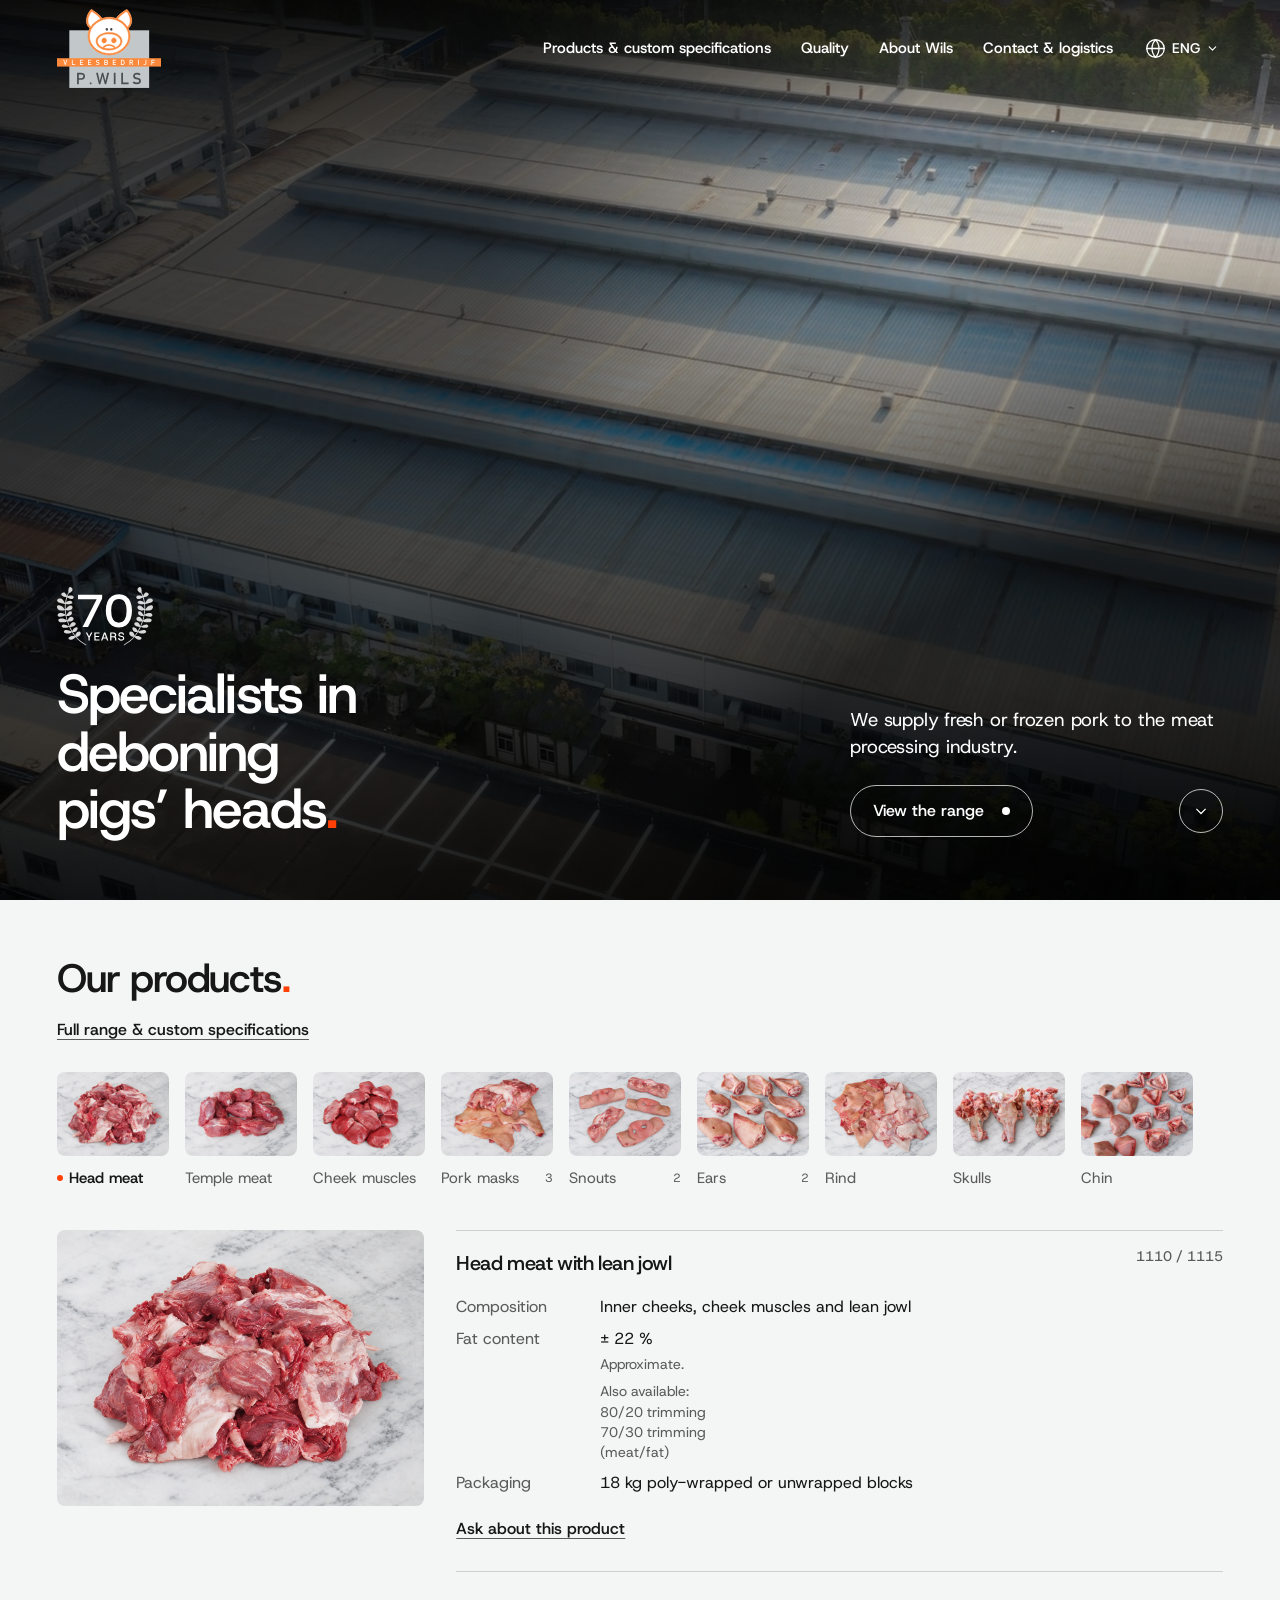
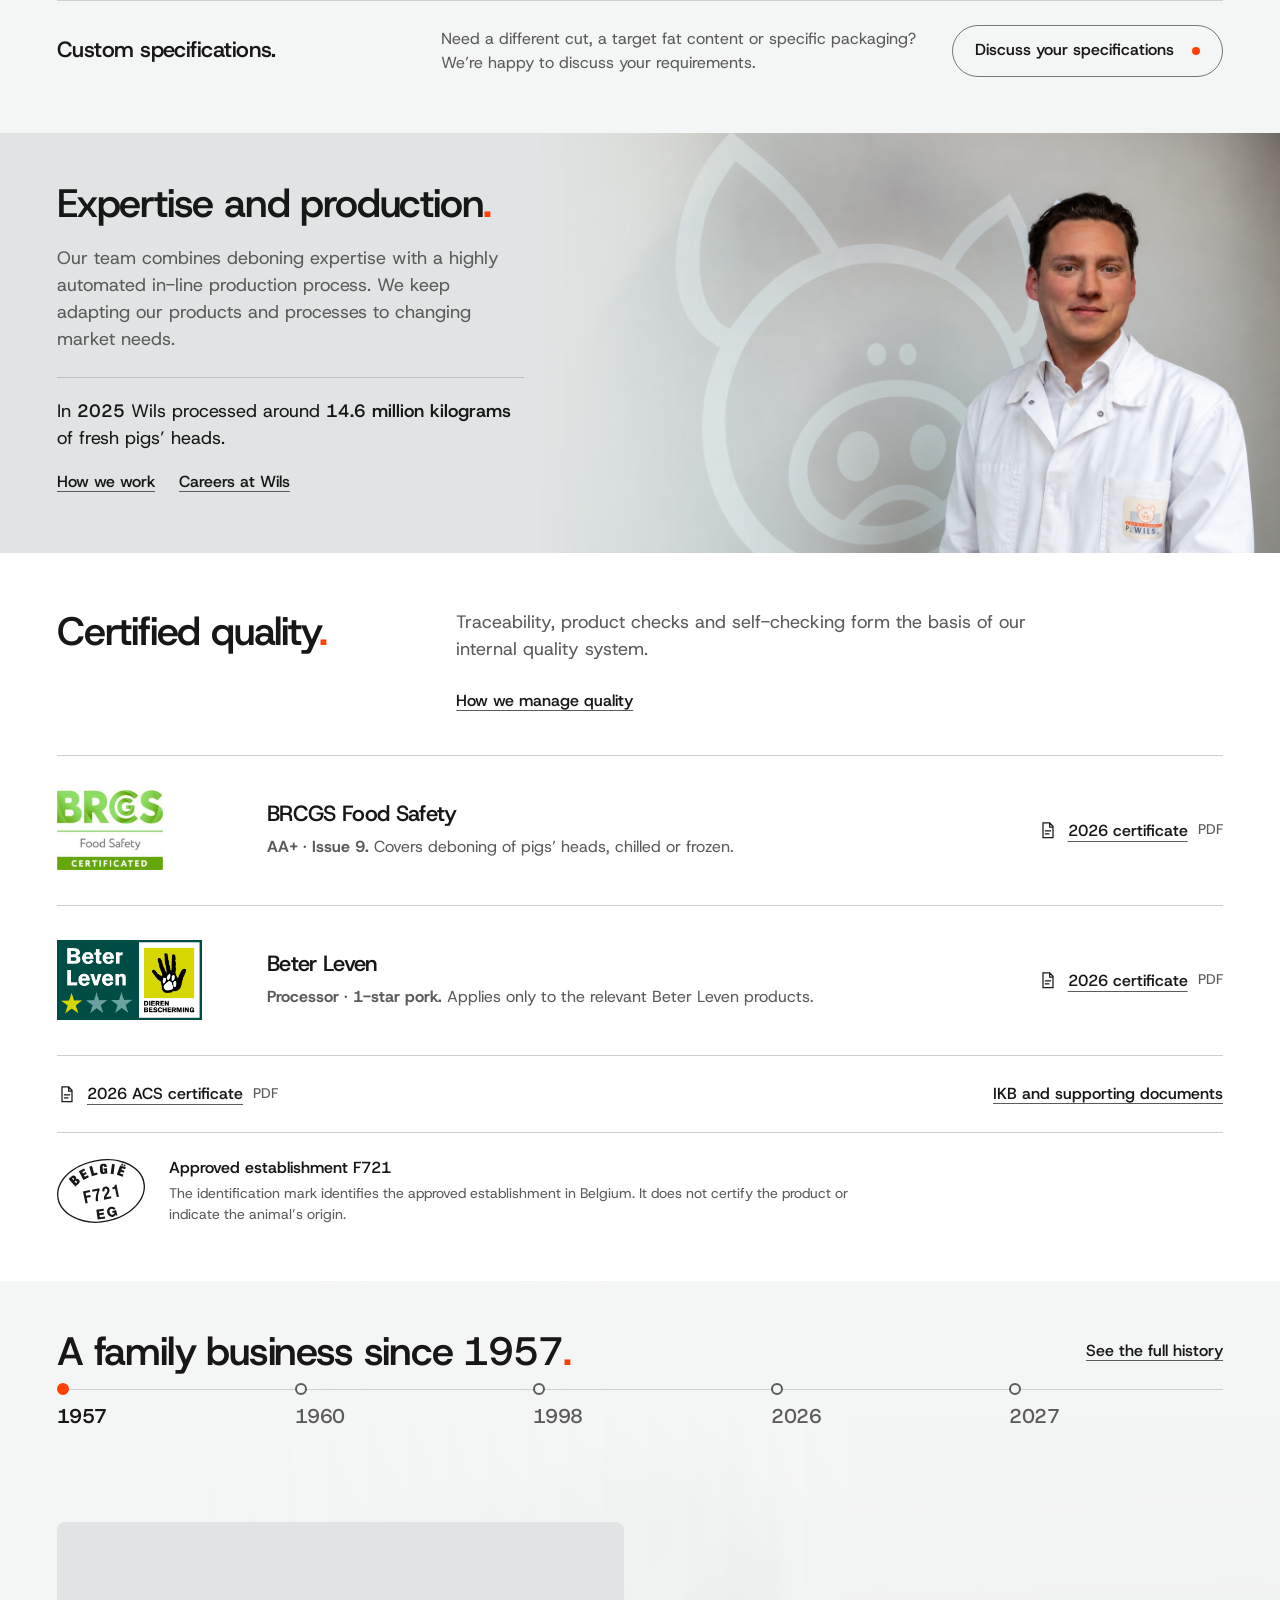
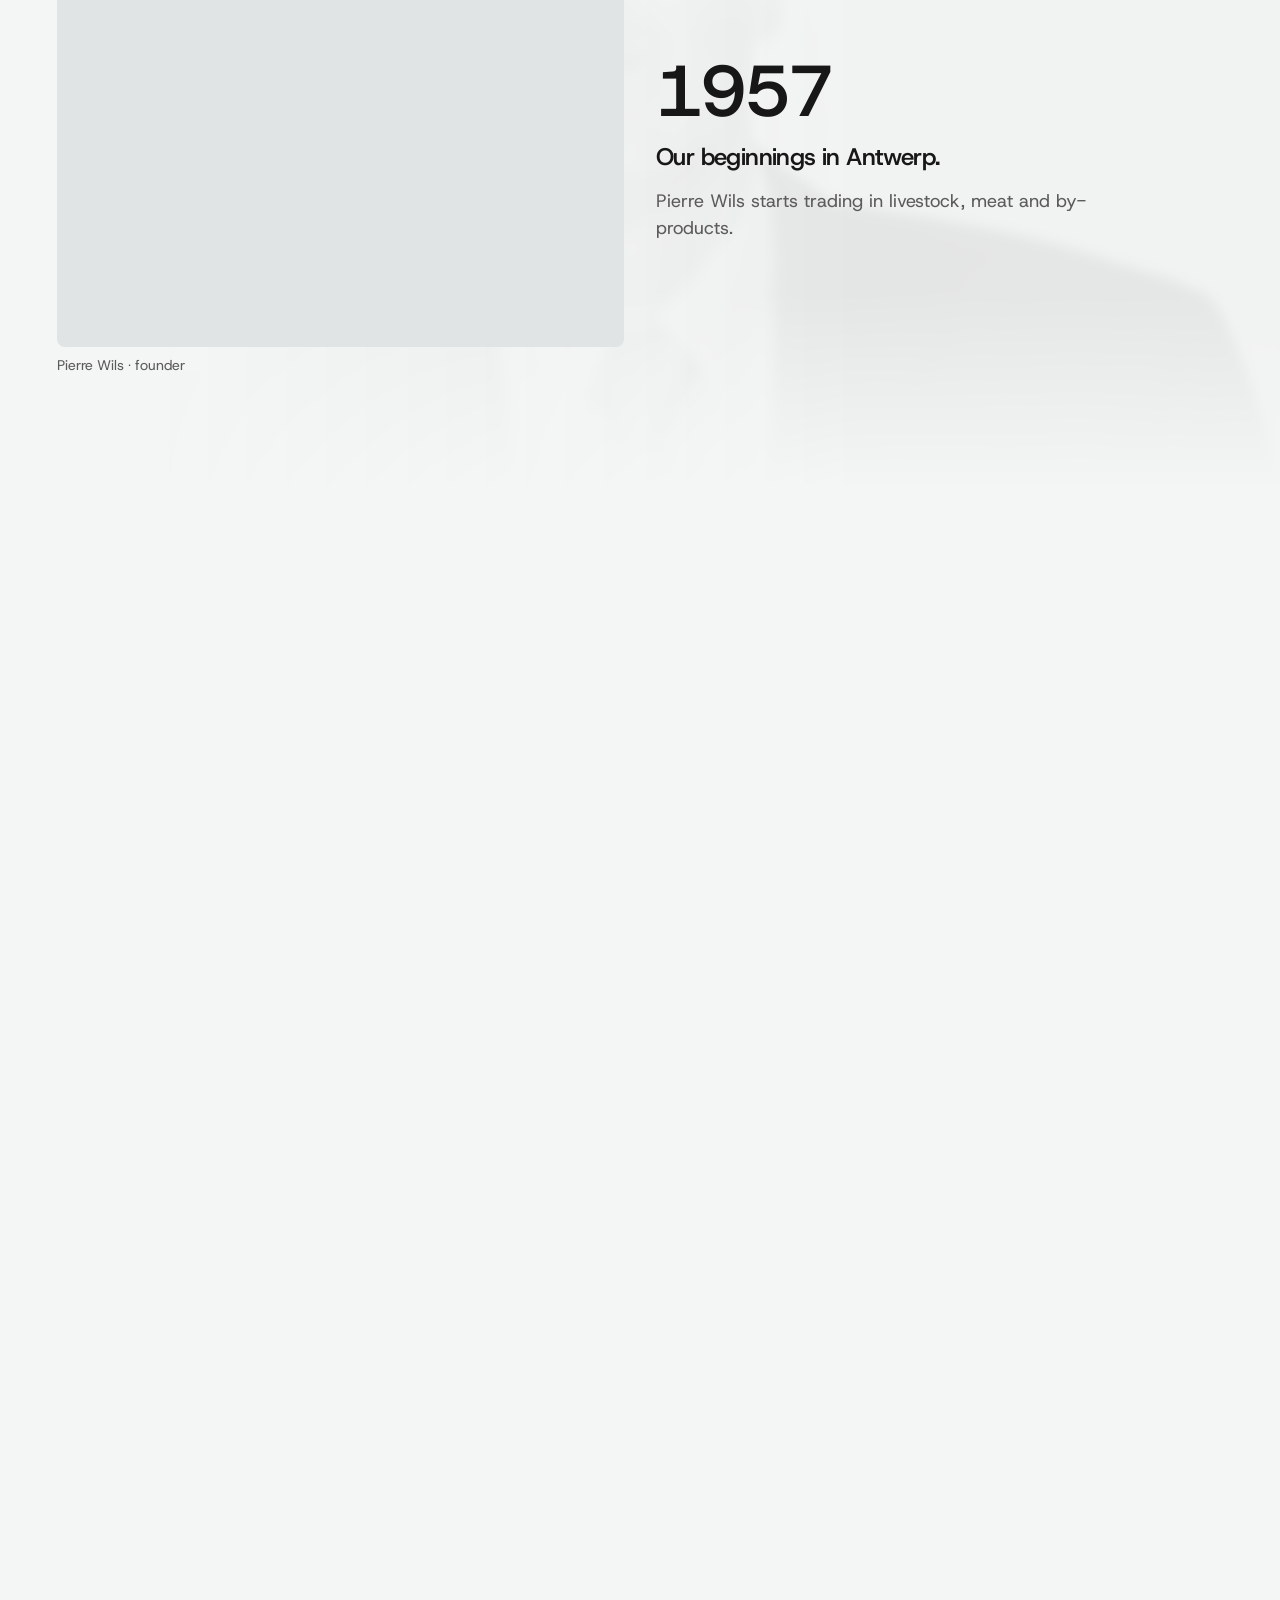
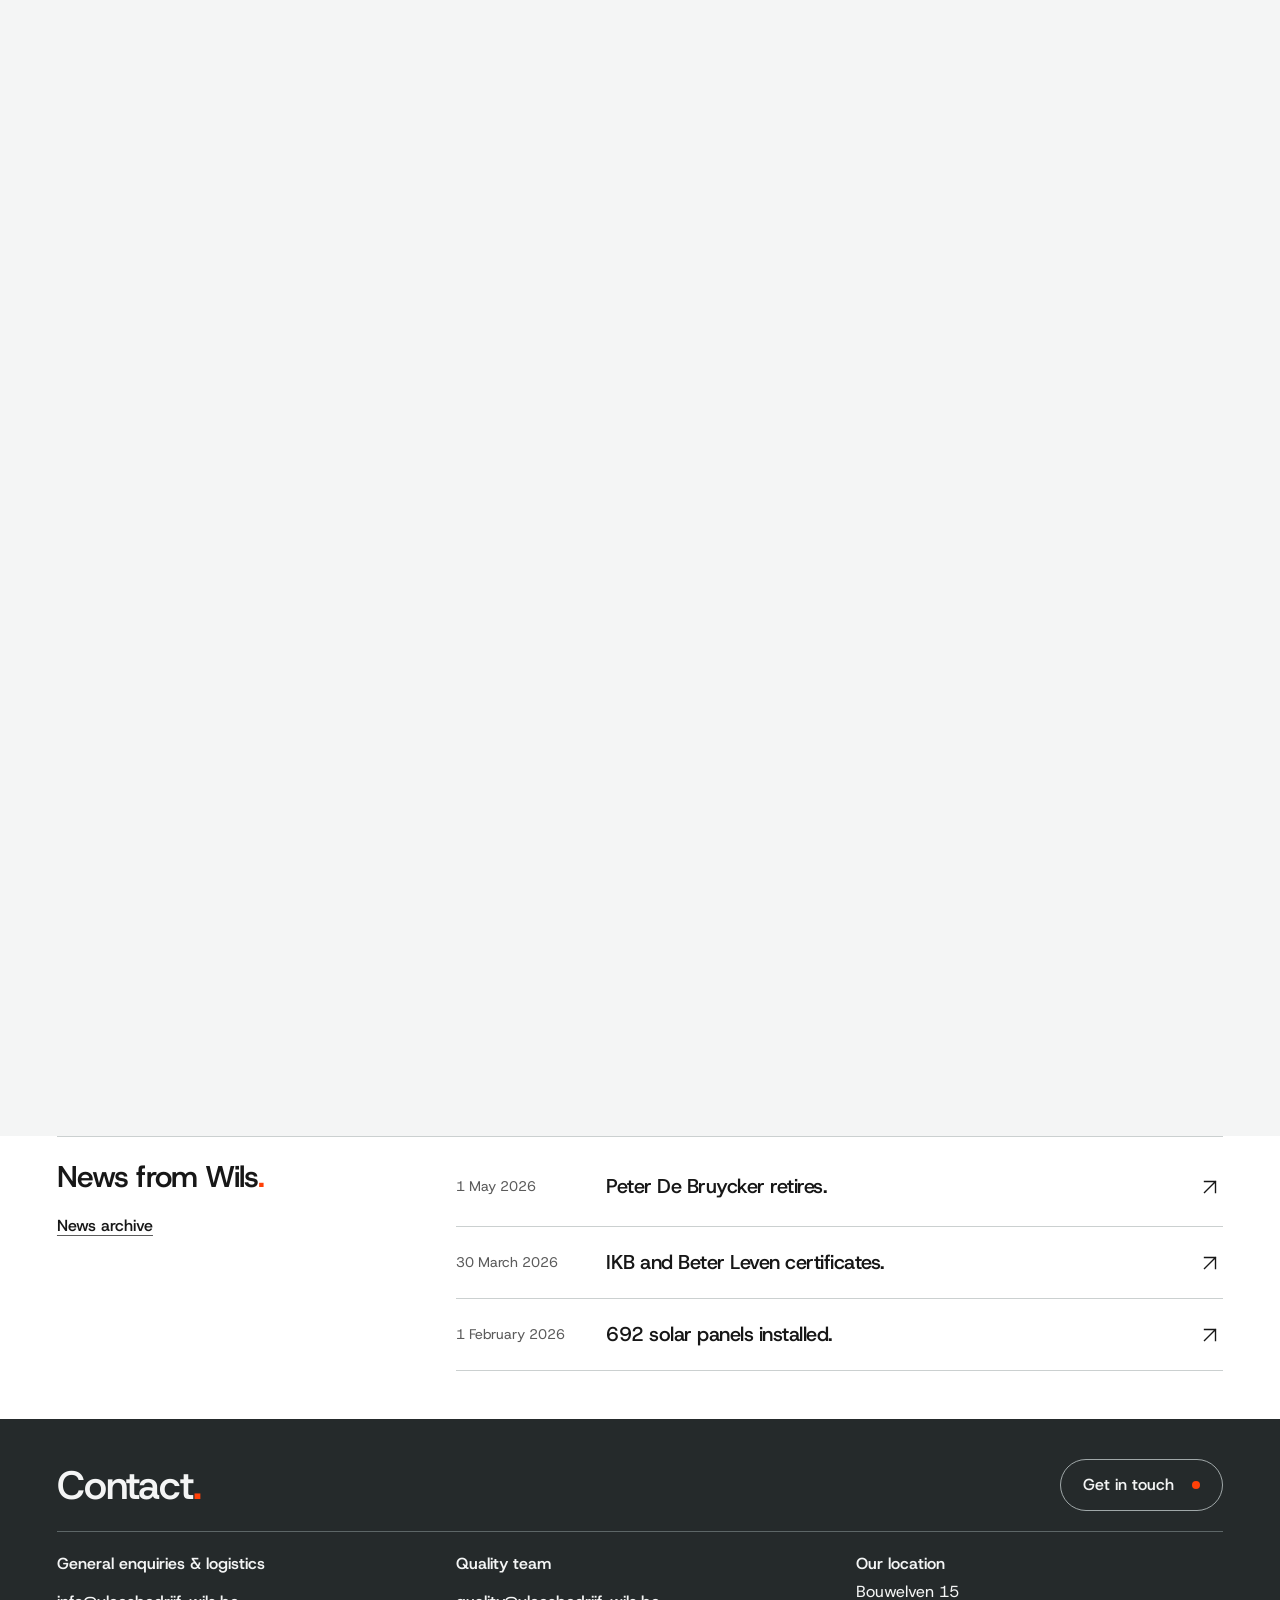
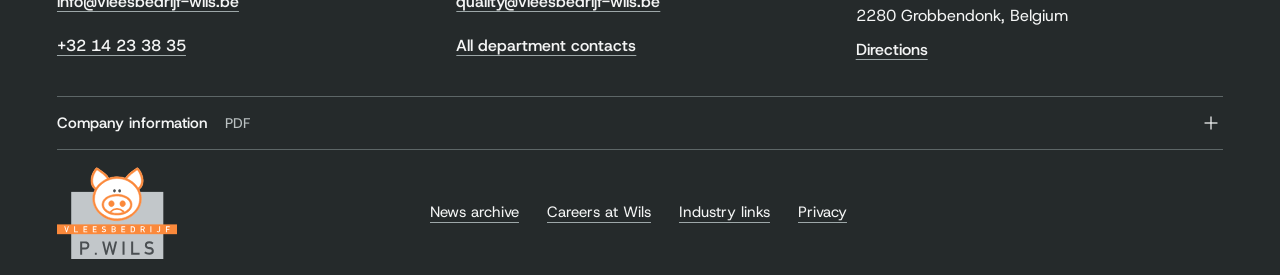
<file: en/index.html>
<!doctype html>
<html lang="en" data-wils-page="home">
<head>
  <meta charset="utf-8">
  <meta name="viewport" content="width=device-width,initial-scale=1">
  <meta name="color-scheme" content="light">
  <meta name="description" content="P. Wils specialises in deboning pigs’ heads for the meat processing industry. Explore our products and discuss your specifications with us.">
  <meta name="robots" content="noindex,nofollow">
  <title>P. Wils - Specialists in deboning pigs’ heads</title>
  <link rel="icon" href="../assets/wils-pig-original-v143.svg?v=original-brand-143" type="image/svg+xml">
  <link rel="preload" href="../assets/fonts/HostGrotesk.ttf" as="font" type="font/ttf" crossorigin>
  <script>if(new URLSearchParams(location.search).has('languages'))document.documentElement.classList.add('entry-pending');setTimeout(function(){if(!document.documentElement.dataset.entryController)document.documentElement.classList.remove('entry-pending')},2500);</script>
  <link rel="stylesheet" href="../home.css?v=anchor-focus-137">
  <link rel="stylesheet" href="../product-register.css?v=industrial-navigation-simple-26">
  <link rel="stylesheet" href="../company-editorial.css?v=industrial-navigation-simple-26">
  <link rel="stylesheet" href="../history-editorial.css?v=timeline-2027-117-local">
  <link rel="stylesheet" href="../buttons-footer.css?v=industrial-navigation-simple-26">
  <link rel="stylesheet" href="../navigation.css?v=menu-languages-96-local">
  <script src="../vendor/gsap.min.js" defer></script>
  <script src="../vendor/ScrollTrigger.min.js" defer></script>
  <script src="../home.js?v=english-162" defer></script>
<link rel="stylesheet" href="../refinement.css?v=connected-pages-98-local"><script src="../refinement.js?v=fixed-canvas-106-local" defer blocking="render"></script><link rel="stylesheet" href="../palette-system.css?v=section-palette-91-local"><script src="../page-transitions.js?v=english-162" blocking="render"></script><link rel="stylesheet" href="../page-transitions.css?v=fixed-canvas-106-local"><link rel="stylesheet" href="../grid-system.css?v=grid-careers-115-local"><link rel="stylesheet" href="../product-taxonomy.css?v=client-products-140"><link rel="stylesheet" href="../brand-original.css?v=original-brand-143"><link rel="stylesheet" href="../product-rail.css?v=product-rail-154"><script src="../product-rail.js?v=product-rail-layout-158" defer></script><link rel="stylesheet" href="../anniversary-placement.css?v=anniversary-placement-155"><link rel="stylesheet" href="../anniversary-scale.css?v=anniversary-scale-157"><link rel="stylesheet" href="../product-rail-layout.css?v=product-rail-layout-158"><link rel="stylesheet" href="../product-singletons.css?v=product-singletons-160">
  <link rel="alternate" hreflang="nl" href="../index.html">
  <link rel="alternate" hreflang="en" href="index.html">
<link rel="stylesheet" href="../language-switch.css?v=164"><script src="../language-switch.js?v=163" defer></script>
</head>
<body class="grid-system-115">
<span id="top" class="page-top" aria-hidden="true"></span>
<a class="skip-link" href="#producten">Skip to products</a>
<header class="site-header">
  <div class="header-inner wrap">
    <a class="brand" href="#top" aria-label="P. Wils meat company - home"><img class="brand-dark" src="../assets/wils-logo-original-v143.svg?v=original-brand-143" alt="" width="456" height="352"><img class="brand-light" src="../assets/wils-logo-original-v143.svg?v=original-brand-143" alt="" width="456" height="352"></a>
    <nav class="desktop-nav" aria-label="Main navigation"><a class="nav-link" href="producten.html?v=29">Products &amp; custom specifications</a><a class="nav-link" href="kwaliteit.html?v=29">Quality</a><a class="nav-link" href="bedrijf.html?v=29">About Wils</a><a class="nav-link" href="contact.html?v=29">Contact &amp; logistics</a></nav>
    <details class="language-switch" data-language-switch><summary class="language-trigger" aria-label="Language selection, English"><svg class="language-globe" xmlns="http://www.w3.org/2000/svg" viewBox="0 0 24 24" fill="none" stroke="currentColor" stroke-width="1.5" stroke-linecap="round" stroke-linejoin="round" aria-hidden="true" focusable="false"><circle cx="12" cy="12" r="10"/><path d="M12 2a14.5 14.5 0 0 0 0 20 14.5 14.5 0 0 0 0-20"/><path d="M2 12h20"/></svg><span>ENG</span><svg class="language-chevron" viewBox="0 0 16 16" aria-hidden="true"><path d="m4 6 4 4 4-4"/></svg></summary><div class="language-panel"><nav aria-label="Languages"><ul><li><span class="language-choice" lang="en" aria-current="true"><span class="language-dot" aria-hidden="true"></span>English<small aria-hidden="true">ENG</small></span></li><li><a href="../index.html#intro" data-switch-language="nl" lang="nl" hreflang="nl" aria-describedby="language-switch-status" class="language-choice">Nederlands<svg class="language-arrow" viewBox="0 0 16 16" aria-hidden="true"><path d="M3 8h10m-4-4 4 4-4 4"/></svg></a></li></ul></nav><details class="language-documents"><summary lang="en">Other languages (PDF)<svg class="language-chevron" viewBox="0 0 16 16" aria-hidden="true"><path d="m4 6 4 4 4-4"/></svg></summary><ul><li><a href="../assets/documents/bedrijfsinformatie-de.pdf" target="_blank" rel="noopener" data-language-pdf="de"><span lang="de">Deutsch</span><span class="sr-only">, company information, PDF (opens in a new tab)</span></a></li><li><a href="../assets/documents/bedrijfsinformatie-fr.pdf" target="_blank" rel="noopener" data-language-pdf="fr"><span lang="fr">Français</span><span class="sr-only">, company information, PDF (opens in a new tab)</span></a></li><li><a href="../assets/documents/bedrijfsinformatie-it.pdf" target="_blank" rel="noopener" data-language-pdf="it"><span lang="it">Italiano</span><span class="sr-only">, company information, PDF (opens in a new tab)</span></a></li><li><a href="../assets/documents/bedrijfsinformatie-pl.pdf" target="_blank" rel="noopener" data-language-pdf="pl"><span lang="pl">Polski</span><span class="sr-only">, company information, PDF (opens in a new tab)</span></a></li><li><a href="../assets/documents/bedrijfsinformatie-ro.pdf" target="_blank" rel="noopener" data-language-pdf="ro"><span lang="ro">Română</span><span class="sr-only">, company information, PDF (opens in a new tab)</span></a></li><li><a href="../assets/documents/bedrijfsinformatie-cs.pdf" target="_blank" rel="noopener" data-language-pdf="cs"><span lang="cs">Čeština</span><span class="sr-only">, company information, PDF (opens in a new tab)</span></a></li><li><a href="../assets/documents/bedrijfsinformatie-sk.pdf" target="_blank" rel="noopener" data-language-pdf="sk"><span lang="sk">Slovenčina</span><span class="sr-only">, company information, PDF (opens in a new tab)</span></a></li><li><a href="../assets/documents/bedrijfsinformatie-bg.pdf" target="_blank" rel="noopener" data-language-pdf="bg"><span lang="bg">Български</span><span class="sr-only">, company information, PDF (opens in a new tab)</span></a></li></ul></details></div></details>
    <button class="menu-toggle" type="button" aria-label="Open menu" aria-controls="mobile-menu" aria-expanded="false"><span data-menu-label>Menu</span><svg class="menu-glyph" viewBox="0 0 24 24" fill="none" aria-hidden="true" focusable="false"><g stroke="currentColor" stroke-width="1.5" stroke-linecap="square" stroke-linejoin="miter"><path d="M4 8h16M4 16h16"/></g></svg></button>
  </div>
  <nav class="mobile-menu" id="mobile-menu" aria-label="Mobile navigation" hidden><a class="nav-link" href="producten.html?v=29">Products &amp; custom specifications</a><a class="nav-link" href="kwaliteit.html?v=29">Quality</a><a class="nav-link" href="bedrijf.html?v=29">About Wils</a><a class="nav-link" href="contact.html?v=29">Contact &amp; logistics</a><div class="mobile-language" role="group" aria-label="Languages" lang="en">
<div class="mobile-language-row"><span class="mobile-language-icon" aria-hidden="true"><svg class="language-globe" viewBox="0 0 24 24" fill="none" stroke="currentColor" stroke-width="1.5" stroke-linecap="round" stroke-linejoin="round" aria-hidden="true" focusable="false"><circle cx="12" cy="12" r="10"/><path d="M12 2a14.5 14.5 0 0 0 0 20 14.5 14.5 0 0 0 0-20M2 12h20"/></svg></span><div class="mobile-language-options"><span aria-current="true" lang="en" aria-label="English">ENG</span><a href="../index.html#intro" data-switch-language="nl" lang="nl" hreflang="nl" aria-describedby="language-switch-status" aria-label="Nederlands">NL</a></div></div><details class="language-documents"><summary lang="en">Other languages (PDF)<svg class="language-chevron" viewBox="0 0 16 16" aria-hidden="true"><path d="m4 6 4 4 4-4"/></svg></summary><ul><li><a href="../assets/documents/bedrijfsinformatie-de.pdf" target="_blank" rel="noopener" data-language-pdf="de"><span lang="de">Deutsch</span><span class="sr-only">, company information, PDF (opens in a new tab)</span></a></li><li><a href="../assets/documents/bedrijfsinformatie-fr.pdf" target="_blank" rel="noopener" data-language-pdf="fr"><span lang="fr">Français</span><span class="sr-only">, company information, PDF (opens in a new tab)</span></a></li><li><a href="../assets/documents/bedrijfsinformatie-it.pdf" target="_blank" rel="noopener" data-language-pdf="it"><span lang="it">Italiano</span><span class="sr-only">, company information, PDF (opens in a new tab)</span></a></li><li><a href="../assets/documents/bedrijfsinformatie-pl.pdf" target="_blank" rel="noopener" data-language-pdf="pl"><span lang="pl">Polski</span><span class="sr-only">, company information, PDF (opens in a new tab)</span></a></li><li><a href="../assets/documents/bedrijfsinformatie-ro.pdf" target="_blank" rel="noopener" data-language-pdf="ro"><span lang="ro">Română</span><span class="sr-only">, company information, PDF (opens in a new tab)</span></a></li><li><a href="../assets/documents/bedrijfsinformatie-cs.pdf" target="_blank" rel="noopener" data-language-pdf="cs"><span lang="cs">Čeština</span><span class="sr-only">, company information, PDF (opens in a new tab)</span></a></li><li><a href="../assets/documents/bedrijfsinformatie-sk.pdf" target="_blank" rel="noopener" data-language-pdf="sk"><span lang="sk">Slovenčina</span><span class="sr-only">, company information, PDF (opens in a new tab)</span></a></li><li><a href="../assets/documents/bedrijfsinformatie-bg.pdf" target="_blank" rel="noopener" data-language-pdf="bg"><span lang="bg">Български</span><span class="sr-only">, company information, PDF (opens in a new tab)</span></a></li></ul></details></div></nav>
</header><p class="language-switch-status" id="language-switch-status" role="status"></p>
<main>
  <section class="intro-scene" id="intro" aria-labelledby="hero-title">
    <div class="hero-stage">
      <div class="hero-media" aria-hidden="true"><div class="hero-camera"><img class="hero-aerial" src="../assets/video/industrial-aerial-poster.jpg" alt="" width="1600" height="899" fetchpriority="high" decoding="async"><video class="hero-film" muted autoplay loop playsinline preload="metadata" disablepictureinpicture disableremoteplayback poster="../assets/video/industrial-aerial-poster.jpg" data-drone-src="../assets/video/industrial-aerial-preview.mp4"></video></div><div class="hero-media-shade"></div><div class="hero-reading-shade"></div><div class="hero-entry-shade"></div></div>
      <div class="entry-gate" aria-labelledby="entry-title" hidden>
        <div class="entry-layout wrap">
          <div class="entry-brand-line"><img class="entry-brand" src="../assets/wils-logo-original-v143.svg?v=original-brand-143" alt="P. Wils meat company" width="456" height="352"></div>
          <div class="entry-choice-panel">
            <h2 class="sr-only" id="entry-title">Language selection</h2>
            <nav class="entry-languages" aria-label="Choose your language"><a href="../index.html#intro" data-entry-language="nl" aria-label="Nederlands" lang="nl">NL<span class="language-line" aria-hidden="true"></span></a><a href="#intro" data-entry-language="eng" aria-label="English" lang="en">ENG<span class="language-line" aria-hidden="true"></span></a></nav>
            <div class="entry-documents"><p id="entry-documents-title" lang="en">Company information <span aria-hidden="true">·</span> PDF</p><nav class="language-pdf-grid" aria-labelledby="entry-documents-title"><a href="../assets/documents/bedrijfsinformatie-de.pdf" target="_blank" rel="noopener" data-language-pdf="de"><span lang="de">Deutsch</span><span class="sr-only">, company information, PDF (opens in a new tab)</span></a><a href="../assets/documents/bedrijfsinformatie-fr.pdf" target="_blank" rel="noopener" data-language-pdf="fr"><span lang="fr">Français</span><span class="sr-only">, company information, PDF (opens in a new tab)</span></a><a href="../assets/documents/bedrijfsinformatie-it.pdf" target="_blank" rel="noopener" data-language-pdf="it"><span lang="it">Italiano</span><span class="sr-only">, company information, PDF (opens in a new tab)</span></a><a href="../assets/documents/bedrijfsinformatie-pl.pdf" target="_blank" rel="noopener" data-language-pdf="pl"><span lang="pl">Polski</span><span class="sr-only">, company information, PDF (opens in a new tab)</span></a><a href="../assets/documents/bedrijfsinformatie-ro.pdf" target="_blank" rel="noopener" data-language-pdf="ro"><span lang="ro">Română</span><span class="sr-only">, company information, PDF (opens in a new tab)</span></a><a href="../assets/documents/bedrijfsinformatie-cs.pdf" target="_blank" rel="noopener" data-language-pdf="cs"><span lang="cs">Čeština</span><span class="sr-only">, company information, PDF (opens in a new tab)</span></a><a href="../assets/documents/bedrijfsinformatie-sk.pdf" target="_blank" rel="noopener" data-language-pdf="sk"><span lang="sk">Slovenčina</span><span class="sr-only">, company information, PDF (opens in a new tab)</span></a><a href="../assets/documents/bedrijfsinformatie-bg.pdf" target="_blank" rel="noopener" data-language-pdf="bg"><span lang="bg">Български</span><span class="sr-only">, company information, PDF (opens in a new tab)</span></a></nav></div>
          </div>
        </div>
      </div>
      <div class="hero-content wrap">
        <div class="hero-title-group"><span class="hero-anniversary"><img src="assets/wils-70-host.svg" alt="70 years of P. Wils" width="251" height="162" decoding="async"></span><h1 class="hero-title" id="hero-title" tabindex="-1"><span class="line-mask"><span>Specialists in</span></span> <span class="line-mask"><span>deboning</span></span> <span class="line-mask"><span>pigs’ heads<span class="brand-period">.</span></span></span></h1></div>
        <div class="hero-lead"><p class="hero-description"><span class="hero-description-copy">We supply fresh or frozen pork to the meat processing industry.</span></p><div class="hero-action"><a class="action-primary" href="#producten"><span class="action-label">View the range</span><span class="action-dot" aria-hidden="true"></span></a><a class="hero-scroll" href="#producten" aria-label="Skip to the product range"><span class="hero-scroll-circle" aria-hidden="true"><svg class="hero-scroll-chevron" viewBox="0 0 24 24" fill="none"><path d="m7 10 5 5 5-5" stroke="currentColor" stroke-width="1.5" stroke-linecap="square" stroke-linejoin="miter"/></svg></span></a></div></div>
      </div>
    </div>
  </section>

  <section class="products-chapter" id="producten" data-sheet aria-labelledby="products-title">
    <div class="chapter-frame">
    <div class="wrap products-inner">
      <span id="werkwijze" class="compatibility-anchor" aria-hidden="true"></span>
      <div class="products-heading"><h2 id="products-title">Our products<span class="brand-period">.</span></h2><div class="products-heading-copy"><a class="text-link" href="producten.html?v=29#productgids">Full range &amp; custom specifications</a></div></div>
      <div class="product-category-browser" data-category-browser><div class="category-rail-heading"><strong>Product categories</strong><button class="category-all" type="button" aria-controls="category-picker" aria-haspopup="dialog" aria-expanded="false" data-category-open hidden>All 9<svg viewBox="0 0 24 24" fill="none" aria-hidden="true"><path d="m7 10 5 5 5-5" stroke="currentColor" stroke-width="1.5"/></svg></button></div><nav class="group-tabs category-photo-rail" aria-label="Product categories"><a class="group-tab" id="group-tab-kopvlees" href="#productgroep-kopvlees" data-group-tab="kopvlees" data-category-link="kopvlees"><img src="../assets/products/studio/kopvlees-320.jpg" alt="" width="320" height="240" loading="lazy" decoding="async"><span class="category-photo-label"><span>Head meat</span></span></a><a class="group-tab" id="group-tab-slaapvlees" href="#productgroep-slaapvlees" data-group-tab="slaapvlees" data-category-link="slaapvlees"><img src="../assets/products/studio/slaapvlees-320.jpg" alt="" width="320" height="240" loading="lazy" decoding="async"><span class="category-photo-label"><span>Temple meat</span></span></a><a class="group-tab" id="group-tab-buitenkaken" href="#productgroep-buitenkaken" data-group-tab="buitenkaken" data-category-link="buitenkaken"><img src="../assets/products/studio/wangetjes-320.jpg" alt="" width="320" height="240" loading="lazy" decoding="async"><span class="category-photo-label"><span>Cheek muscles</span></span></a><a class="group-tab" id="group-tab-maskers" href="#productgroep-maskers" data-group-tab="maskers" data-category-link="maskers"><img src="../assets/products/studio/masker-met-zwoerd-320.jpg" alt="" width="320" height="240" loading="lazy" decoding="async"><span class="category-photo-label"><span>Pork masks</span><small aria-hidden="true">3</small></span><span class="sr-only">, 3 products</span></a><a class="group-tab" id="group-tab-snuiten" href="#productgroep-snuiten" data-group-tab="snuiten" data-category-link="snuiten"><img src="../assets/products/studio/snuiten-320.jpg" alt="" width="320" height="240" loading="lazy" decoding="async"><span class="category-photo-label"><span>Snouts</span><small aria-hidden="true">2</small></span><span class="sr-only">, 2 products</span></a><a class="group-tab" id="group-tab-oren" href="#productgroep-oren" data-group-tab="oren" data-category-link="oren"><img src="../assets/products/studio/hele-oren-320.jpg" alt="" width="320" height="240" loading="lazy" decoding="async"><span class="category-photo-label"><span>Ears</span><small aria-hidden="true">2</small></span><span class="sr-only">, 2 products</span></a><a class="group-tab" id="group-tab-zwoerd" href="#productgroep-zwoerd" data-group-tab="zwoerd" data-category-link="zwoerd"><img src="../assets/products/studio/kopzwoerd-320.jpg" alt="" width="320" height="240" loading="lazy" decoding="async"><span class="category-photo-label"><span>Rind</span></span></a><a class="group-tab" id="group-tab-schedels" href="#productgroep-schedels" data-group-tab="schedels" data-category-link="schedels"><img src="../assets/products/studio/varkensschedels-320.jpg" alt="" width="320" height="240" loading="lazy" decoding="async"><span class="category-photo-label"><span>Skulls</span></span></a><a class="group-tab" id="group-tab-kin" href="#productgroep-kin" data-group-tab="kin" data-category-link="kin"><img src="../assets/products/studio/onderlip-320.jpg" alt="" width="320" height="240" loading="lazy" decoding="async"><span class="category-photo-label"><span>Chin</span></span></a></nav><div class="category-picker" id="category-picker" role="dialog" popover="auto" aria-labelledby="category-picker-heading" hidden><div class="category-picker-heading"><h2 id="category-picker-heading">Product categories</h2><button class="category-picker-close" type="button" aria-label="Close product categories" data-category-close><svg viewBox="0 0 24 24" fill="none" aria-hidden="true"><path d="m6 6 12 12M18 6 6 18" stroke="currentColor" stroke-width="1.5"/></svg></button></div><div class="category-picker-list"><button type="button" data-category-pick="kopvlees"><span class="category-pick-dot" aria-hidden="true"></span><span>Head meat</span></button><button type="button" data-category-pick="slaapvlees"><span class="category-pick-dot" aria-hidden="true"></span><span>Temple meat</span></button><button type="button" data-category-pick="buitenkaken"><span class="category-pick-dot" aria-hidden="true"></span><span>Cheek muscles</span></button><button type="button" data-category-pick="maskers"><span class="category-pick-dot" aria-hidden="true"></span><span>Pork masks</span><small aria-hidden="true">3</small><span class="sr-only">, 3 products</span></button><button type="button" data-category-pick="snuiten"><span class="category-pick-dot" aria-hidden="true"></span><span>Snouts</span><small aria-hidden="true">2</small><span class="sr-only">, 2 products</span></button><button type="button" data-category-pick="oren"><span class="category-pick-dot" aria-hidden="true"></span><span>Ears</span><small aria-hidden="true">2</small><span class="sr-only">, 2 products</span></button><button type="button" data-category-pick="zwoerd"><span class="category-pick-dot" aria-hidden="true"></span><span>Rind</span></button><button type="button" data-category-pick="schedels"><span class="category-pick-dot" aria-hidden="true"></span><span>Skulls</span></button><button type="button" data-category-pick="kin"><span class="category-pick-dot" aria-hidden="true"></span><span>Chin</span></button></div></div><span class="sr-only" role="status" aria-live="polite" data-category-status></span></div>
      <div class="product-groups"><section class="product-group" id="productgroep-kopvlees" data-single-product="true" data-group-panel="kopvlees" aria-labelledby="group-heading-kopvlees">
      <div class="product-panel-body">
        <figure class="product-visual"><div class="product-image-stage"><img src="../assets/products/kopvlees-studio-v1.jpg" alt="Pork head meat with lean jowl" width="340" height="255" loading="lazy" decoding="async" data-product-image></div><figcaption class="product-caption"><span class="product-caption-copy"><span class="product-caption-prefix">Pictured: </span><strong data-product-caption>Head meat with lean jowl</strong></span><a class="product-caption-link" href="#product-kopvlees" data-product-photo-link aria-label="Specifications for head meat with lean jowl">Specifications</a></figcaption></figure>
        <div class="product-register"><h3 class="group-title" id="group-heading-kopvlees">Head meat</h3><article class="product-permanent" id="product-kopvlees" data-product="kopvlees" data-image="../assets/products/kopvlees-studio-v1.jpg" data-label="Head meat with lean jowl" aria-labelledby="product-summary-kopvlees"><header class="permanent-product-header"><h3 class="permanent-product-name" id="product-summary-kopvlees" tabindex="-1">Head meat with lean jowl</h3><span class="product-code"><span class="sr-only">Product code: </span>1110 / 1115</span></header><div class="product-detail" id="product-detail-kopvlees">

            <dl class="product-specs"><div><dt>Composition</dt><dd>Inner cheeks, cheek muscles and lean jowl</dd></div><div><dt>Fat content</dt><dd>± 22 %<small class="permanent-fat-note">Approximate.</small><span class="product-trimming">Also available:<span>80/20 trimming</span><span>70/30 trimming</span><span>(meat/fat)</span></span></dd></div><div><dt>Packaging</dt><dd>18 kg poly-wrapped or unwrapped blocks</dd></div></dl>
            <div class="product-detail-actions"><a class="text-link" href="producten.html?product=kopvlees#aanvraag">Ask about this product</a></div>
          </div></article></div>
      </div>
    </section><section class="product-group" id="productgroep-slaapvlees" data-single-product="true" data-group-panel="slaapvlees" aria-labelledby="group-heading-slaapvlees">
      <div class="product-panel-body">
        <figure class="product-visual"><div class="product-image-stage"><img src="../assets/products/slaapvlees-studio-v1.jpg" alt="Pork temple meat" width="340" height="255" loading="lazy" decoding="async" data-product-image></div><figcaption class="product-caption"><span class="product-caption-copy"><span class="product-caption-prefix">Pictured: </span><strong data-product-caption>Temple meat</strong></span><a class="product-caption-link" href="#product-slaapvlees" data-product-photo-link aria-label="Specifications for temple meat">Specifications</a></figcaption></figure>
        <div class="product-register"><h3 class="group-title" id="group-heading-slaapvlees">Temple meat</h3><article class="product-permanent" id="product-slaapvlees" data-product="slaapvlees" data-image="../assets/products/slaapvlees-studio-v1.jpg" data-label="Temple meat" aria-labelledby="product-summary-slaapvlees"><header class="permanent-product-header"><h3 class="permanent-product-name" id="product-summary-slaapvlees" tabindex="-1">Temple meat</h3><span class="product-code"><span class="sr-only">Product code: </span>1130 / 1135</span></header><div class="product-detail" id="product-detail-slaapvlees">

            <dl class="product-specs"><div><dt>Composition</dt><dd>Temple meat</dd></div><div><dt>Fat content</dt><dd>± 5 %<small class="permanent-fat-note">Approximate.</small></dd></div><div><dt>Packaging</dt><dd>18 kg poly-wrapped or unwrapped blocks</dd></div></dl>
            <div class="product-detail-actions"><a class="text-link" href="producten.html?product=slaapvlees#aanvraag">Ask about this product</a></div>
          </div></article></div>
      </div>
    </section><section class="product-group" id="productgroep-buitenkaken" data-single-product="true" data-group-panel="buitenkaken" aria-labelledby="group-heading-buitenkaken">
      <div class="product-panel-body">
        <figure class="product-visual"><div class="product-image-stage"><img src="../assets/products/wangetjes-studio-v1.jpg" alt="Pork cheek muscles" width="340" height="255" loading="lazy" decoding="async" data-product-image></div><figcaption class="product-caption"><span class="product-caption-copy"><span class="product-caption-prefix">Pictured: </span><strong data-product-caption>Cheek muscles</strong></span><a class="product-caption-link" href="#product-wangetjes" data-product-photo-link aria-label="Specifications for cheek muscles">Specifications</a></figcaption></figure>
        <div class="product-register"><h3 class="group-title" id="group-heading-buitenkaken">Cheek muscles</h3><article class="product-permanent" id="product-wangetjes" data-product="wangetjes" data-image="../assets/products/wangetjes-studio-v1.jpg" data-label="Cheek muscles" aria-labelledby="product-summary-wangetjes"><header class="permanent-product-header"><h3 class="permanent-product-name" id="product-summary-wangetjes" tabindex="-1">Cheek muscles</h3><span class="product-code"><span class="sr-only">Product code: </span>1140 / 1145</span></header><div class="product-detail" id="product-detail-wangetjes">

            <dl class="product-specs"><div><dt>Composition</dt><dd>Cheek muscles</dd></div><div><dt>Fat content</dt><dd>± 8 %<small class="permanent-fat-note">Approximate.</small></dd></div><div><dt>Packaging</dt><dd>18 kg poly-wrapped or unwrapped blocks</dd></div></dl>
            <div class="product-detail-actions"><a class="text-link" href="producten.html?product=wangetjes#aanvraag">Ask about this product</a></div>
          </div></article></div>
      </div>
    </section><section class="product-group" id="productgroep-maskers" data-group-panel="maskers" aria-labelledby="group-heading-maskers">
      <div class="product-panel-body">
        <figure class="product-visual"><div class="product-image-stage"><img src="../assets/products/masker-met-zwoerd-studio-v1.jpg" alt="Rind-on pork masks" width="340" height="255" loading="lazy" decoding="async" data-product-image></div><figcaption class="product-caption"><span class="product-caption-copy"><span class="product-caption-prefix">Pictured: </span><strong data-product-caption>Rind-on masks</strong></span><a class="product-caption-link" href="#product-masker-met-zwoerd" data-product-photo-link aria-label="Specifications for rind-on masks">Specifications</a></figcaption></figure>
        <div class="product-register"><h3 class="group-title" id="group-heading-maskers">Pork masks</h3><details class="product-disclosure" id="product-masker-met-zwoerd" data-product="masker-met-zwoerd" data-image="../assets/products/masker-met-zwoerd-studio-v1.jpg" data-label="Rind-on masks">
          <summary id="product-summary-masker-met-zwoerd" aria-controls="product-detail-masker-met-zwoerd"><span class="product-name">Rind-on masks</span><span class="product-code"><span class="sr-only">Product code: </span>1190 / 1195</span><span class="disclosure-mark"><svg class="" viewBox="0 0 24 24" fill="none" aria-hidden="true" focusable="false"><g stroke="currentColor" stroke-width="1.5" stroke-linecap="square" stroke-linejoin="miter"><path d="M5 12h14"/><path class="plus-stem" d="M12 5v14"/></g></svg></span></summary>
          <div class="product-detail" id="product-detail-masker-met-zwoerd">

            <dl class="product-specs"><div><dt>Composition</dt><dd>Rind-on mask without snout</dd></div><div><dt>Packaging</dt><dd>18 kg poly-wrapped or unwrapped blocks<br>Cardboard boxes</dd></div></dl>
            <div class="product-detail-actions"><a class="text-link" href="producten.html?product=masker-met-zwoerd#aanvraag">Ask about this product</a></div>
          </div>
        </details><details class="product-disclosure" id="product-klein-masker-met-zwoerd" data-product="klein-masker-met-zwoerd" data-image="../assets/products/klein-masker-met-zwoerd-studio-v1.jpg" data-label="Small rind-on masks">
          <summary id="product-summary-klein-masker-met-zwoerd" aria-controls="product-detail-klein-masker-met-zwoerd"><span class="product-name">Small rind-on masks</span><span class="product-code"><span class="sr-only">Product code: </span>1220 / 1225</span><span class="disclosure-mark"><svg class="" viewBox="0 0 24 24" fill="none" aria-hidden="true" focusable="false"><g stroke="currentColor" stroke-width="1.5" stroke-linecap="square" stroke-linejoin="miter"><path d="M5 12h14"/><path class="plus-stem" d="M12 5v14"/></g></svg></span></summary>
          <div class="product-detail" id="product-detail-klein-masker-met-zwoerd">

            <dl class="product-specs"><div><dt>Composition</dt><dd>Rind-on mask without lean meat</dd></div><div><dt>Packaging</dt><dd>18 kg poly-wrapped or unwrapped blocks<br>10 kg cardboard boxes</dd></div></dl>
            <div class="product-detail-actions"><a class="text-link" href="producten.html?product=klein-masker-met-zwoerd#aanvraag">Ask about this product</a></div>
          </div>
        </details><details class="product-disclosure" id="product-masker-zonder-zwoerd" data-product="masker-zonder-zwoerd" data-image="../assets/products/masker-zonder-zwoerd-studio-v1.jpg" data-label="Rindless masks">
          <summary id="product-summary-masker-zonder-zwoerd" aria-controls="product-detail-masker-zonder-zwoerd"><span class="product-name">Rindless masks</span><span class="product-code"><span class="sr-only">Product code: </span>1170 / 1175</span><span class="disclosure-mark"><svg class="" viewBox="0 0 24 24" fill="none" aria-hidden="true" focusable="false"><g stroke="currentColor" stroke-width="1.5" stroke-linecap="square" stroke-linejoin="miter"><path d="M5 12h14"/><path class="plus-stem" d="M12 5v14"/></g></svg></span></summary>
          <div class="product-detail" id="product-detail-masker-zonder-zwoerd">

            <dl class="product-specs"><div><dt>Composition</dt><dd>Whole mask without rind</dd></div><div><dt>Packaging</dt><dd>18 kg poly-wrapped or unwrapped blocks<br>Cardboard boxes</dd></div></dl>
            <div class="product-detail-actions"><a class="text-link" href="producten.html?product=masker-zonder-zwoerd#aanvraag">Ask about this product</a></div>
          </div>
        </details></div>
      </div>
    </section><section class="product-group" id="productgroep-snuiten" data-group-panel="snuiten" aria-labelledby="group-heading-snuiten">
      <span class="compatibility-anchor" id="productgroep-snuiten-en-oren" aria-hidden="true"></span><div class="product-panel-body">
        <figure class="product-visual"><div class="product-image-stage"><img src="../assets/products/snuiten-studio-v1.jpg" alt="Pork snouts" width="340" height="255" loading="lazy" decoding="async" data-product-image></div><figcaption class="product-caption"><span class="product-caption-copy"><span class="product-caption-prefix">Pictured: </span><strong data-product-caption>Snouts</strong></span><a class="product-caption-link" href="#product-snuiten" data-product-photo-link aria-label="Specifications for snouts">Specifications</a></figcaption></figure>
        <div class="product-register"><h3 class="group-title" id="group-heading-snuiten">Snouts</h3><details class="product-disclosure" id="product-snuiten" data-product="snuiten" data-image="../assets/products/snuiten-studio-v1.jpg" data-label="Snouts">
          <summary id="product-summary-snuiten" aria-controls="product-detail-snuiten"><span class="product-name">Snouts</span><span class="product-code"><span class="sr-only">Product code: </span>1300 / 1305</span><span class="disclosure-mark"><svg class="" viewBox="0 0 24 24" fill="none" aria-hidden="true" focusable="false"><g stroke="currentColor" stroke-width="1.5" stroke-linecap="square" stroke-linejoin="miter"><path d="M5 12h14"/><path class="plus-stem" d="M12 5v14"/></g></svg></span></summary>
          <div class="product-detail" id="product-detail-snuiten">

            <dl class="product-specs"><div><dt>Composition</dt><dd>Whole and halved pork snouts</dd></div><div><dt>Packaging</dt><dd>18 kg poly-wrapped or unwrapped blocks<br>Cardboard boxes</dd></div></dl>
            <div class="product-detail-actions"><a class="text-link" href="producten.html?product=snuiten#aanvraag">Ask about this product</a></div>
          </div>
        </details><details class="product-disclosure" id="product-snuiten-met-bot" data-product="snuiten-met-bot" data-image="../assets/products/snuiten-met-bot-studio-v1.jpg" data-label="Bone-in snouts">
          <summary id="product-summary-snuiten-met-bot" aria-controls="product-detail-snuiten-met-bot"><span class="product-name">Bone-in snouts</span><span class="product-code"><span class="sr-only">Product code: </span>1350</span><span class="disclosure-mark"><svg class="" viewBox="0 0 24 24" fill="none" aria-hidden="true" focusable="false"><g stroke="currentColor" stroke-width="1.5" stroke-linecap="square" stroke-linejoin="miter"><path d="M5 12h14"/><path class="plus-stem" d="M12 5v14"/></g></svg></span></summary>
          <div class="product-detail" id="product-detail-snuiten-met-bot">

            <dl class="product-specs"><div><dt>Composition</dt><dd>Whole snouts with the nasal bone</dd></div><div><dt>Packaging</dt><dd>15 kg cardboard boxes</dd></div></dl>
            <div class="product-detail-actions"><a class="text-link" href="producten.html?product=snuiten-met-bot#aanvraag">Ask about this product</a></div>
          </div>
        </details></div>
      </div>
    </section><section class="product-group" id="productgroep-oren" data-group-panel="oren" aria-labelledby="group-heading-oren">
      <div class="product-panel-body">
        <figure class="product-visual"><div class="product-image-stage"><img src="../assets/products/hele-oren-studio-v1.jpg" alt="Whole pork ears" width="340" height="255" loading="lazy" decoding="async" data-product-image></div><figcaption class="product-caption"><span class="product-caption-copy"><span class="product-caption-prefix">Pictured: </span><strong data-product-caption>Whole ears</strong></span><a class="product-caption-link" href="#product-hele-oren" data-product-photo-link aria-label="Specifications for whole ears">Specifications</a></figcaption></figure>
        <div class="product-register"><h3 class="group-title" id="group-heading-oren">Ears</h3><details class="product-disclosure" id="product-hele-oren" data-product="hele-oren" data-image="../assets/products/hele-oren-studio-v1.jpg" data-label="Whole ears">
          <summary id="product-summary-hele-oren" aria-controls="product-detail-hele-oren"><span class="product-name">Whole ears</span><span class="product-code"><span class="sr-only">Product code: </span>1310</span><span class="disclosure-mark"><svg class="" viewBox="0 0 24 24" fill="none" aria-hidden="true" focusable="false"><g stroke="currentColor" stroke-width="1.5" stroke-linecap="square" stroke-linejoin="miter"><path d="M5 12h14"/><path class="plus-stem" d="M12 5v14"/></g></svg></span></summary>
          <div class="product-detail" id="product-detail-hele-oren">

            <dl class="product-specs"><div><dt>Composition</dt><dd>Whole ears, including the inner ear</dd></div><div><dt>Packaging</dt><dd>10 kg cardboard boxes</dd></div></dl>
            <div class="product-detail-actions"><a class="text-link" href="producten.html?product=hele-oren#aanvraag">Ask about this product</a></div>
          </div>
        </details><details class="product-disclosure" id="product-oorflappen" data-product="oorflappen" data-image="../assets/products/oorflappen-studio-v1.jpg" data-label="Ear flaps">
          <summary id="product-summary-oorflappen" aria-controls="product-detail-oorflappen"><span class="product-name">Ear flaps</span><span class="product-code"><span class="sr-only">Product code: </span>1340</span><span class="disclosure-mark"><svg class="" viewBox="0 0 24 24" fill="none" aria-hidden="true" focusable="false"><g stroke="currentColor" stroke-width="1.5" stroke-linecap="square" stroke-linejoin="miter"><path d="M5 12h14"/><path class="plus-stem" d="M12 5v14"/></g></svg></span></summary>
          <div class="product-detail" id="product-detail-oorflappen">

            <dl class="product-specs"><div><dt>Composition</dt><dd>Ears without the inner ear</dd></div><div><dt>Packaging</dt><dd>10 kg cardboard boxes</dd></div></dl>
            <div class="product-detail-actions"><a class="text-link" href="producten.html?product=oorflappen#aanvraag">Ask about this product</a></div>
          </div>
        </details></div>
      </div>
    </section><section class="product-group" id="productgroep-zwoerd" data-single-product="true" data-group-panel="zwoerd" aria-labelledby="group-heading-zwoerd">
      <span class="compatibility-anchor" id="productgroep-zwoerd-en-kin" aria-hidden="true"></span><div class="product-panel-body">
        <figure class="product-visual"><div class="product-image-stage"><img src="../assets/products/kopzwoerd-studio-v1.jpg" alt="Pork head rind" width="340" height="255" loading="lazy" decoding="async" data-product-image></div><figcaption class="product-caption"><span class="product-caption-copy"><span class="product-caption-prefix">Pictured: </span><strong data-product-caption>Head rind</strong></span><a class="product-caption-link" href="#product-kopzwoerd" data-product-photo-link aria-label="Specifications for head rind">Specifications</a></figcaption></figure>
        <div class="product-register"><h3 class="group-title" id="group-heading-zwoerd">Rind</h3><article class="product-permanent" id="product-kopzwoerd" data-product="kopzwoerd" data-image="../assets/products/kopzwoerd-studio-v1.jpg" data-label="Head rind" aria-labelledby="product-summary-kopzwoerd"><header class="permanent-product-header"><h3 class="permanent-product-name" id="product-summary-kopzwoerd" tabindex="-1">Head rind</h3><span class="product-code"><span class="sr-only">Product code: </span>1200 / 1205</span></header><div class="product-detail" id="product-detail-kopzwoerd">

            <dl class="product-specs"><div><dt>Composition</dt><dd>Head rind only</dd></div><div><dt>Packaging</dt><dd>Poly-wrapped or unwrapped blocks<br>Cardboard boxes</dd></div></dl>
            <div class="product-detail-actions"><a class="text-link" href="producten.html?product=kopzwoerd#aanvraag">Ask about this product</a></div>
          </div></article></div>
      </div>
    </section><section class="product-group" id="productgroep-schedels" data-single-product="true" data-group-panel="schedels" aria-labelledby="group-heading-schedels">
      <div class="product-panel-body">
        <figure class="product-visual"><div class="product-image-stage"><img src="../assets/products/varkensschedels-studio-v1.jpg" alt="Pork skulls" width="340" height="255" loading="lazy" decoding="async" data-product-image></div><figcaption class="product-caption"><span class="product-caption-copy"><span class="product-caption-prefix">Pictured: </span><strong data-product-caption>Pork skulls</strong></span><a class="product-caption-link" href="#product-varkensschedels" data-product-photo-link aria-label="Specifications for pork skulls">Specifications</a></figcaption></figure>
        <div class="product-register"><h3 class="group-title" id="group-heading-schedels">Skulls</h3><article class="product-permanent" id="product-varkensschedels" data-product="varkensschedels" data-image="../assets/products/varkensschedels-studio-v1.jpg" data-label="Pork skulls" aria-labelledby="product-summary-varkensschedels"><header class="permanent-product-header"><h3 class="permanent-product-name" id="product-summary-varkensschedels" tabindex="-1">Pork skulls</h3><span class="product-code"><span class="sr-only">Product code: </span>1500PH</span></header><div class="product-detail" id="product-detail-varkensschedels">

            <dl class="product-specs"><div><dt>Composition</dt><dd>Skull without the lower jaw, with the brain retained. Teeth, eyes and remnants of meat and rind are present.</dd></div><div><dt>Packaging</dt><dd>Cardboard boxes (deep-frozen)</dd></div><div><dt>Storage and transport</dt><dd>-18 °C</dd></div><div><dt>Use</dt><dd>Heat to a minimum core temperature of +85 °C before consumption.</dd></div><div><dt>Processing</dt><dd>Further processing within 24 months of freezing is recommended.</dd></div></dl>
            <div class="product-detail-actions"><a class="text-link" href="producten.html?product=varkensschedels#aanvraag">Ask about this product</a></div>
          </div></article></div>
      </div>
    </section><section class="product-group" id="productgroep-kin" data-single-product="true" data-group-panel="kin" aria-labelledby="group-heading-kin">
      <div class="product-panel-body">
        <figure class="product-visual"><div class="product-image-stage"><img src="../assets/products/onderlip-studio-v1.jpg" alt="Pork lower lip / chin" width="340" height="255" loading="lazy" decoding="async" data-product-image></div><figcaption class="product-caption"><span class="product-caption-copy"><span class="product-caption-prefix">Pictured: </span><strong data-product-caption>Lower lip / chin</strong></span><a class="product-caption-link" href="#product-onderlip" data-product-photo-link aria-label="Specifications for lower lip / chin">Specifications</a></figcaption></figure>
        <div class="product-register"><h3 class="group-title" id="group-heading-kin">Chin</h3><article class="product-permanent" id="product-onderlip" data-product="onderlip" data-image="../assets/products/onderlip-studio-v1.jpg" data-label="Lower lip / chin" aria-labelledby="product-summary-onderlip"><header class="permanent-product-header"><h3 class="permanent-product-name" id="product-summary-onderlip" tabindex="-1">Lower lip / chin</h3><span class="product-code"><span class="sr-only">Product code: </span>1360</span></header><div class="product-detail" id="product-detail-onderlip">

            <dl class="product-specs"><div><dt>Composition</dt><dd>Whole lower lip, bone-in</dd></div><div><dt>Packaging</dt><dd>10 kg cardboard boxes</dd></div></dl>
            <div class="product-detail-actions"><a class="text-link" href="producten.html?product=onderlip#aanvraag">Ask about this product</a></div>
          </div></article></div>
      </div>
    </section></div>
      <div class="bespoke-row"><h3>Custom specifications.</h3><p>Need a different cut, a target fat content or specific packaging? We’re happy to discuss your requirements.</p><a class="action-primary" href="producten.html#maatwerk"><span class="action-label">Discuss your specifications</span><span class="action-dot" aria-hidden="true"></span></a></div>
    </div>
    </div>
  </section>

  <section class="company-chapter" id="bedrijf" aria-labelledby="company-title">
    <div class="chapter-frame">
      <span id="vakmanschap" class="compatibility-anchor" aria-hidden="true"></span>
      <div class="wrap company-editorial">
        <div class="company-copy"><h2 id="company-title">Expertise and production<span class="brand-period">.</span></h2><p>Our team combines deboning expertise with a highly automated in-line production process. We keep adapting our products and processes to changing market needs.</p></div>
        <figure class="company-photo image-reveal"><img src="../assets/company/wils-vakmanschap-v2.jpg" alt="Portrait in a white Wils work coat beside the pig logo" width="1533" height="1026" loading="lazy" decoding="async"></figure>
        <div class="company-evidence"><p class="production-statement">In <strong>2025</strong> Wils processed around <strong>14.6 million kilograms</strong> of fresh pigs’ heads.</p><a class="text-link" href="bedrijf.html?v=29#productie">How we work</a><a class="text-link home-careers-link" href="bedrijf.html?v=29#werken-bij-wils">Careers at Wils</a></div>
      </div>
    </div>
  </section>

  <section class="quality-chapter" id="kwaliteit" aria-labelledby="quality-title">
    <div class="chapter-frame">
    <div class="wrap">
      <div class="quality-heading"><h2 id="quality-title">Certified quality<span class="brand-period">.</span></h2><p>Traceability, product checks and self-checking form the basis of our internal quality system.</p><a class="text-link" href="kwaliteit.html?v=29">How we manage quality</a></div>
      <div class="quality-ledger">
        <article class="proof-row" aria-labelledby="brcgs-title"><div class="proof-logo"><img src="../assets/quality/brcgs-food-safety-certificated.jpg" alt="BRCGS Food Safety Certificated" width="377" height="284" loading="lazy" decoding="async"></div><div class="proof-copy"><h3 id="brcgs-title">BRCGS Food Safety</h3><p><strong>AA+ · Issue 9.</strong> Covers deboning of pigs’ heads, chilled or frozen.</p></div><a class="document-link" href="../assets/quality/brcgs-certificaat-2026.pdf" target="_blank" rel="noopener" aria-label="2026 BRCGS certificate, PDF (opens in a new tab)"><svg class="" viewBox="0 0 24 24" fill="none" aria-hidden="true" focusable="false"><g stroke="currentColor" stroke-width="1.5" stroke-linecap="square" stroke-linejoin="miter"><path d="M6 3.5h8l4 4V21H6zM14 3.5v5h4M9 13h6M9 16.5h4"/></g></svg><span class="document-title">2026 certificate</span><span class="file-type">PDF</span></a></article>
        <article class="proof-row" aria-labelledby="bl-title"><div class="proof-logo"><img class="beter-leven-mark" src="../assets/quality/beter-leven-1-star-official.png" alt="Beter Leven label, 1 star, Dutch Society for the Protection of Animals" width="990" height="542" loading="lazy" decoding="async"></div><div class="proof-copy"><h3 id="bl-title">Beter Leven</h3><p><strong>Processor · 1-star pork.</strong> Applies only to the relevant Beter Leven products.</p></div><a class="document-link" href="../assets/quality/beter-leven-certificaat-2026.pdf" target="_blank" rel="noopener" aria-label="2026 Beter Leven certificate, PDF (opens in a new tab)"><svg class="" viewBox="0 0 24 24" fill="none" aria-hidden="true" focusable="false"><g stroke="currentColor" stroke-width="1.5" stroke-linecap="square" stroke-linejoin="miter"><path d="M6 3.5h8l4 4V21H6zM14 3.5v5h4M9 13h6M9 16.5h4"/></g></svg><span class="document-title">2026 certificate</span><span class="file-type">PDF</span></a></article>
      </div>
      <div class="quality-support"><a class="document-link" href="../assets/quality/acs-certificaat-2026.pdf" target="_blank" rel="noopener" aria-label="2026 ACS certificate, PDF (opens in a new tab)"><svg viewBox="0 0 24 24" fill="none" aria-hidden="true"><path d="M6 3.5h8l4 4V21H6zM14 3.5v5h4M9 13h6M9 16.5h4" stroke="currentColor" stroke-width="1.5" stroke-linecap="square" stroke-linejoin="miter"/></svg><span class="document-title">2026 ACS certificate</span><span class="file-type">PDF</span></a><a class="text-link" href="mailto:quality@vleesbedrijf-wils.be">IKB and supporting documents</a></div>
      <div class="establishment-row"><img class="establishment-logo" src="../assets/quality/identificatiemerk-f721-eg.svg" alt="Oval identification mark: Belgium, F721, EC" width="1316" height="952" loading="lazy" decoding="async"><div><h3>Approved establishment F721</h3><p>The identification mark identifies the approved establishment in Belgium. It does not certify the product or indicate the animal’s origin.</p></div></div>
    </div>
    </div>
  </section>

  <section class="history-chapter" id="geschiedenis" data-sheet aria-labelledby="history-title">
    <div class="chapter-frame">
      <div class="wrap history-inner"><div class="history-heading"><h2 id="history-title">A family business since 1957<span class="brand-period">.</span></h2><a class="text-link" href="bedrijf.html?v=29#geschiedenis">See the full history</a></div><nav class="history-tabs" aria-label="Milestones in Wils history" style="--history-stations:5;"><a class="history-tab" id="history-tab-1957" href="#history-1957" data-year="1957"><span class="year-label">1957</span><span class="year-caption">The beginning</span></a><a class="history-tab" id="history-tab-1960" href="#history-1960" data-year="1960"><span class="year-label">1960</span><span class="year-caption">Our speciality</span></a><a class="history-tab" id="history-tab-1998" href="#history-1998" data-year="1998"><span class="year-label">1998</span><span class="year-caption">Grobbendonk</span></a><a class="history-tab" id="history-tab-2026" href="#history-2026" data-year="2026"><span class="year-label">2026</span><span class="year-caption">Further investment</span></a><a class="history-tab" id="history-tab-2027" href="#history-2027" data-year="2027"><span class="year-label">2027</span><span class="year-caption">70 years in business</span></a></nav><div class="history-stage"><article class="history-panel" id="history-1957" data-history-panel="1957" aria-labelledby="history-1957-year history-1957-title" style="--history-atmosphere-image:url('assets/history/pierre-wils-kleur-v1.jpg')">
      <div class="history-story"><header class="history-entry-heading"><time class="history-year" id="history-1957-year" datetime="1957"><span>1957</span></time><h3 id="history-1957-title">Our beginnings in Antwerp.</h3></header>
      <figure class="history-visual"><div class="history-image-stage" data-history-image="archive"><img src="../assets/history/pierre-wils-kleur-v1.jpg" alt="Archive portrait of founder Pierre Wils" width="1451" height="1084" loading="lazy" decoding="async"></div><figcaption>Pierre Wils · founder</figcaption></figure>
      <div class="history-copy"><p>Pierre Wils starts trading in livestock, meat and by-products.</p></div></div>
    </article><article class="history-panel" id="history-1960" data-history-panel="1960" aria-labelledby="history-1960-year history-1960-title" style="--history-atmosphere-image:url('assets/products/kopvlees-studio-v1.jpg')">
      <div class="history-story"><header class="history-entry-heading"><time class="history-year" id="history-1960-year" datetime="1960"><span>1960</span></time><h3 id="history-1960-title">Our speciality.</h3></header>
      <figure class="history-visual"><div class="history-image-stage" data-history-image="product"><img src="../assets/products/kopvlees-studio-v1.jpg" alt="Head meat with lean jowl from the Wils range" width="1448" height="1086" loading="lazy" decoding="async"></div><figcaption>Product photo: head meat with lean jowl</figcaption></figure>
      <div class="history-copy"><p>The company starts deboning pigs’ heads.</p></div></div>
    </article><article class="history-panel" id="history-1998" data-history-panel="1998" aria-labelledby="history-1998-year history-1998-title" style="--history-atmosphere-image:url('assets/history/wils-grobbendonk-scherp-v1.jpg')">
      <div class="history-story"><header class="history-entry-heading"><time class="history-year" id="history-1998-year" datetime="1998"><span>1998</span></time><h3 id="history-1998-title">A new factory.</h3></header>
      <figure class="history-visual"><div class="history-image-stage" data-history-image="exterior"><img src="../assets/history/wils-grobbendonk-scherp-v1.jpg" alt="Archive photo of the Wils site in Grobbendonk" width="1499" height="1049" loading="lazy" decoding="async"></div><figcaption>Archive photo of the site</figcaption></figure>
      <div class="history-copy"><p>Wils opens its Grobbendonk factory with a second semi-automatic deboning machine.</p></div></div>
    </article><article class="history-panel" id="history-2026" data-history-panel="2026" aria-labelledby="history-2026-year history-2026-title" style="--history-atmosphere-image:url('assets/company/luchtfoto-wils.webp')">
      <div class="history-story"><header class="history-entry-heading"><time class="history-year" id="history-2026-year" datetime="2026"><span>2026</span></time><h3 id="history-2026-title">Continued investment.</h3></header>
      <figure class="history-visual"><div class="history-image-stage" data-history-image="current"><img src="../assets/company/luchtfoto-wils.webp" alt="The Wils site with rooftop solar panels" width="1538" height="1023" loading="lazy" decoding="async"></div><figcaption>The site with solar panels</figcaption></figure>
      <div class="history-copy"><p>Wils reports the installation of 692 solar panels with a combined peak output of 449.80 kWp.</p></div></div>
    </article>
    <article class="history-panel" id="history-2027" data-history-panel="2027" aria-labelledby="history-2027-year history-2027-title" style="--history-atmosphere-image:url('assets/company/luchtfoto-wils.webp')">
      <div class="history-story"><header class="history-entry-heading"><time class="history-year" id="history-2027-year" datetime="2027"><span>2027</span></time><h3 id="history-2027-title">70 years in business</h3></header>
      <figure class="history-visual"><div class="history-image-stage" data-history-image="current"><img src="../assets/company/luchtfoto-wils.webp" alt="The Wils site with rooftop solar panels" width="1538" height="1023" loading="lazy" decoding="async"></div><figcaption>The site with solar panels</figcaption></figure>
      <div class="history-copy"><p>P. Wils celebrates 70 years in business in 2027.</p></div></div>
    </article></div></div>
    </div>
  </section>

  <section class="news-chapter" id="nieuws" data-sheet aria-labelledby="news-title">
    <div class="chapter-frame"><div class="wrap news-layout"><div class="news-heading"><h2 id="news-title">News from Wils<span class="brand-period">.</span></h2><a class="text-link" href="bedrijf.html#nieuws">News archive</a></div><div class="news-register">
      <a class="news-row" href="bedrijf.html#pensioen-peter-de-bruycker"><time datetime="2026-05-01">1 May 2026</time><h3>Peter De Bruycker retires.</h3><span class="news-mark"><svg class="" viewBox="0 0 24 24" fill="none" aria-hidden="true" focusable="false"><g stroke="currentColor" stroke-width="1.5" stroke-linecap="square" stroke-linejoin="miter"><path d="M6 18 18 6M6 6h12v12"/></g></svg></span></a>
      <a class="news-row" href="bedrijf.html#audit-ikb-beter-leven-2026"><time datetime="2026-03-30">30 March 2026</time><h3>IKB and Beter Leven certificates.</h3><span class="news-mark"><svg class="" viewBox="0 0 24 24" fill="none" aria-hidden="true" focusable="false"><g stroke="currentColor" stroke-width="1.5" stroke-linecap="square" stroke-linejoin="miter"><path d="M6 18 18 6M6 6h12v12"/></g></svg></span></a>
      <a class="news-row" href="bedrijf.html#zonnepanelen-2026"><time datetime="2026-02-01">1 February 2026</time><h3>692 solar panels installed.</h3><span class="news-mark"><svg class="" viewBox="0 0 24 24" fill="none" aria-hidden="true" focusable="false"><g stroke="currentColor" stroke-width="1.5" stroke-linecap="square" stroke-linejoin="miter"><path d="M6 18 18 6M6 6h12v12"/></g></svg></span></a>
    </div></div></div>
  </section>

  <section class="closing-chapter" id="contact" data-sheet aria-labelledby="contact-title">
    <div class="chapter-frame">
    <div class="wrap closing-inner">
      <div class="contact-intro"><h2 id="contact-title">Contact<span class="brand-period">.</span></h2><div><a class="action-primary" href="contact.html?v=29#vraag"><span class="action-label">Get in touch</span><span class="action-dot" aria-hidden="true"></span></a></div></div>
      <div class="contact-register"><div><h3>General enquiries &amp; logistics</h3><a href="mailto:info@vleesbedrijf-wils.be">info@vleesbedrijf-wils.be</a><a href="tel:+3214233835">+32 14 23 38 35</a></div><div><h3>Quality team</h3><a href="mailto:quality@vleesbedrijf-wils.be">quality@vleesbedrijf-wils.be</a><a class="text-link" href="contact.html?v=29">All department contacts</a></div><div><h3>Our location</h3><address>Bouwelven 15<br>2280 Grobbendonk, Belgium</address><a class="text-link" href="contact.html#contact-route">Directions</a></div></div>
      <footer class="site-footer">
        <details class="footer-documents"><summary><span id="footer-documents-title" lang="en">Company information <span class="footer-document-type">PDF</span></span><span class="disclosure-mark"><svg class="" viewBox="0 0 24 24" fill="none" aria-hidden="true" focusable="false"><g stroke="currentColor" stroke-width="1.5" stroke-linecap="square" stroke-linejoin="miter"><path d="M5 12h14"/><path class="plus-stem" d="M12 5v14"/></g></svg></span></summary><nav class="language-pdf-grid" aria-labelledby="footer-documents-title"><a href="../assets/documents/bedrijfsinformatie-de.pdf" target="_blank" rel="noopener" data-language-pdf="de"><span lang="de">Deutsch</span><span class="sr-only">, company information, PDF (opens in a new tab)</span></a><a href="../assets/documents/bedrijfsinformatie-fr.pdf" target="_blank" rel="noopener" data-language-pdf="fr"><span lang="fr">Français</span><span class="sr-only">, company information, PDF (opens in a new tab)</span></a><a href="../assets/documents/bedrijfsinformatie-it.pdf" target="_blank" rel="noopener" data-language-pdf="it"><span lang="it">Italiano</span><span class="sr-only">, company information, PDF (opens in a new tab)</span></a><a href="../assets/documents/bedrijfsinformatie-pl.pdf" target="_blank" rel="noopener" data-language-pdf="pl"><span lang="pl">Polski</span><span class="sr-only">, company information, PDF (opens in a new tab)</span></a><a href="../assets/documents/bedrijfsinformatie-ro.pdf" target="_blank" rel="noopener" data-language-pdf="ro"><span lang="ro">Română</span><span class="sr-only">, company information, PDF (opens in a new tab)</span></a><a href="../assets/documents/bedrijfsinformatie-cs.pdf" target="_blank" rel="noopener" data-language-pdf="cs"><span lang="cs">Čeština</span><span class="sr-only">, company information, PDF (opens in a new tab)</span></a><a href="../assets/documents/bedrijfsinformatie-sk.pdf" target="_blank" rel="noopener" data-language-pdf="sk"><span lang="sk">Slovenčina</span><span class="sr-only">, company information, PDF (opens in a new tab)</span></a><a href="../assets/documents/bedrijfsinformatie-bg.pdf" target="_blank" rel="noopener" data-language-pdf="bg"><span lang="bg">Български</span><span class="sr-only">, company information, PDF (opens in a new tab)</span></a></nav></details>
        <div class="footer-utility"><div class="footer-brand"><a href="#top" aria-label="P. Wils meat company - back to top"><img src="../assets/wils-logo-original-v143.svg?v=original-brand-143" alt="" width="456" height="352"></a></div><nav class="footer-nav" aria-label="More about Wils"><a href="bedrijf.html#nieuws">News archive</a><a href="bedrijf.html#werken-bij-wils">Careers at Wils</a><a href="sector.html">Industry links</a><a href="privacy.html">Privacy</a></nav><p class="footer-bottom">© 2026 P. Wils meat company</p></div>
      </footer>
    </div>
    </div>
  </section>
</main>
</body>
</html>
</file>
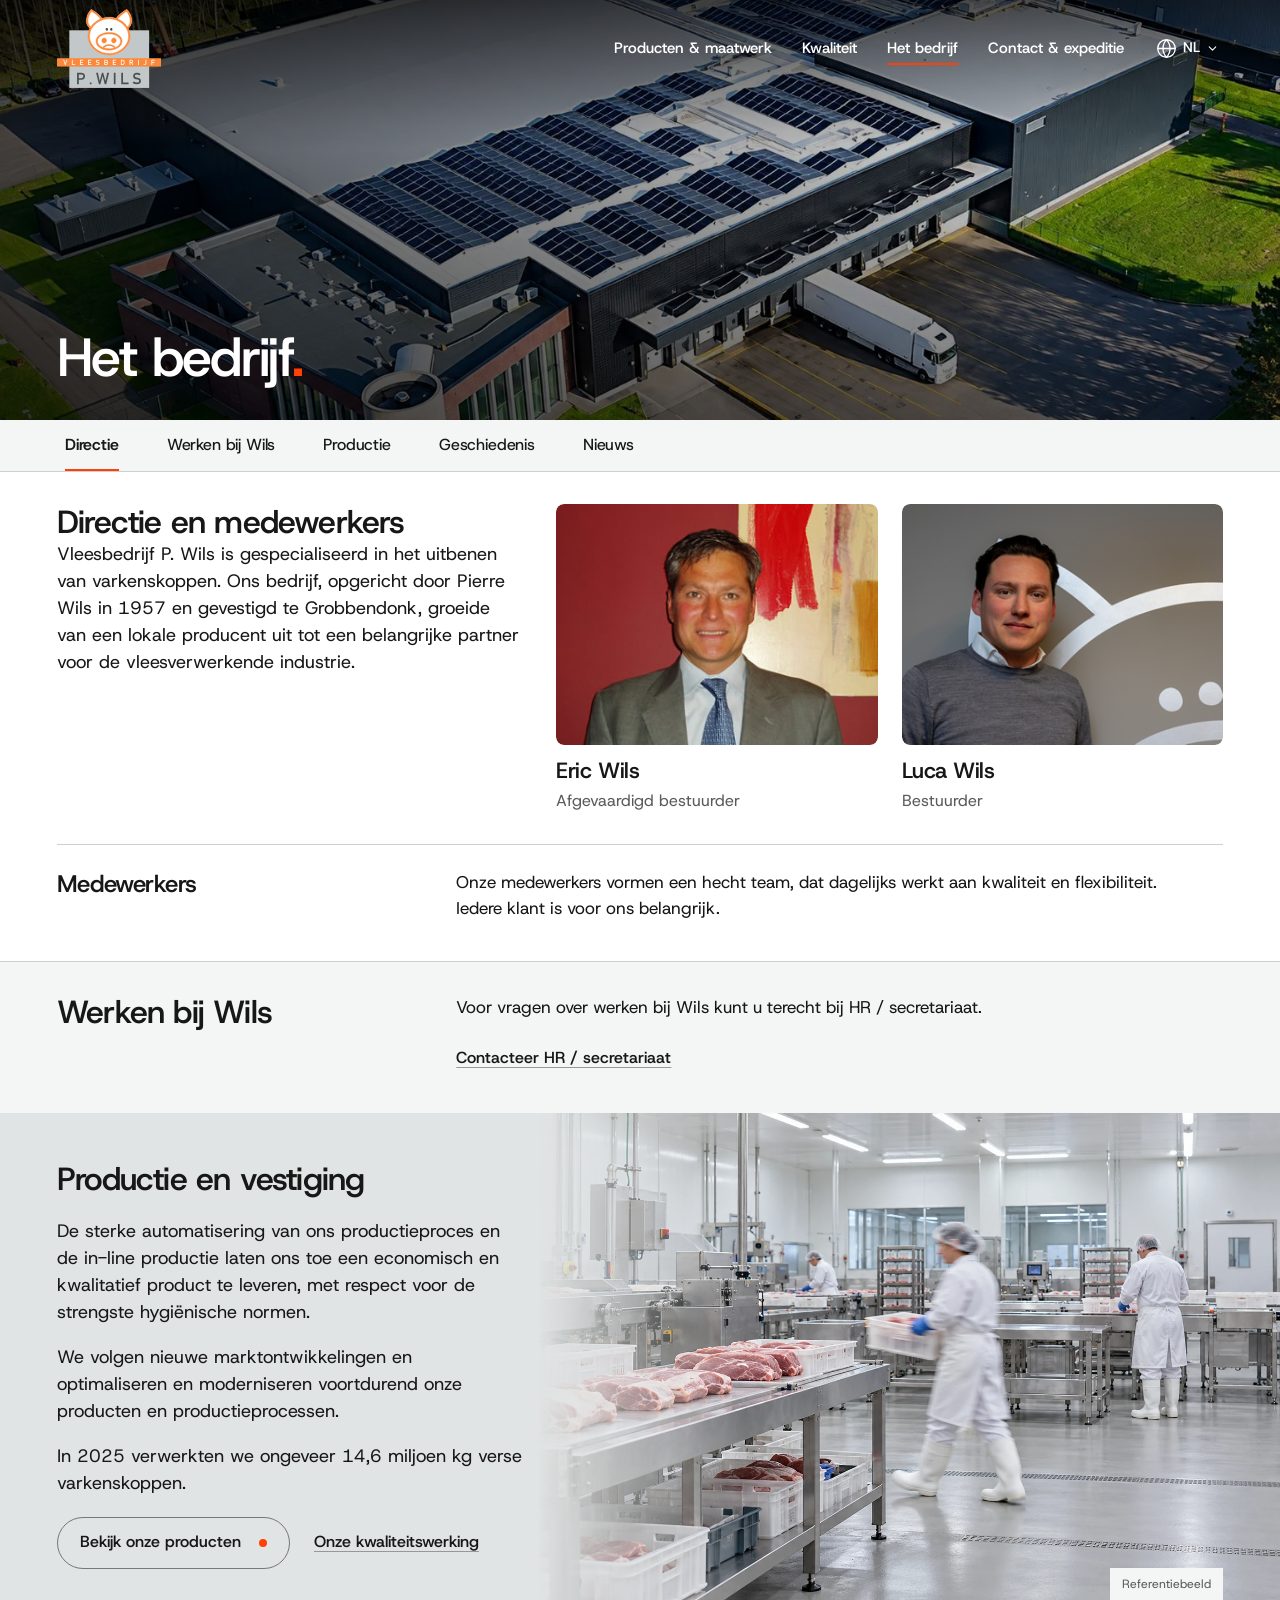
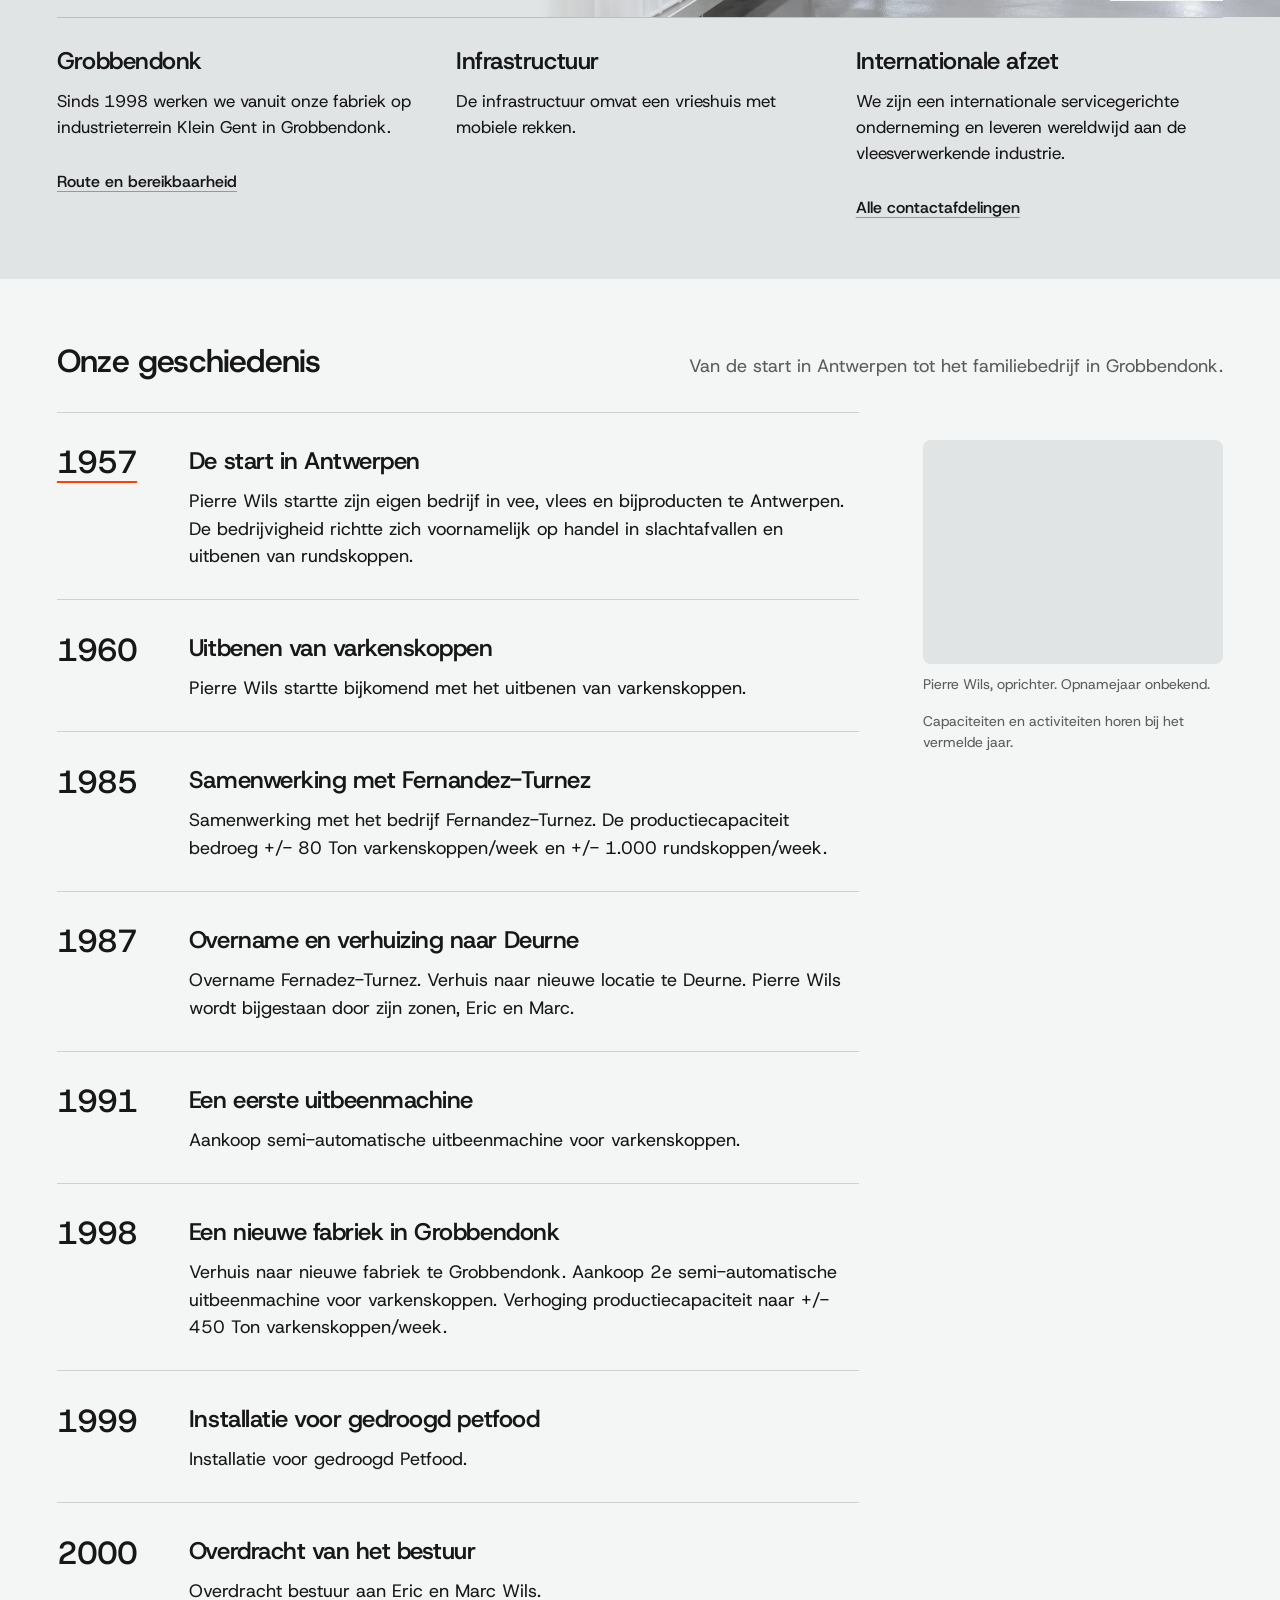
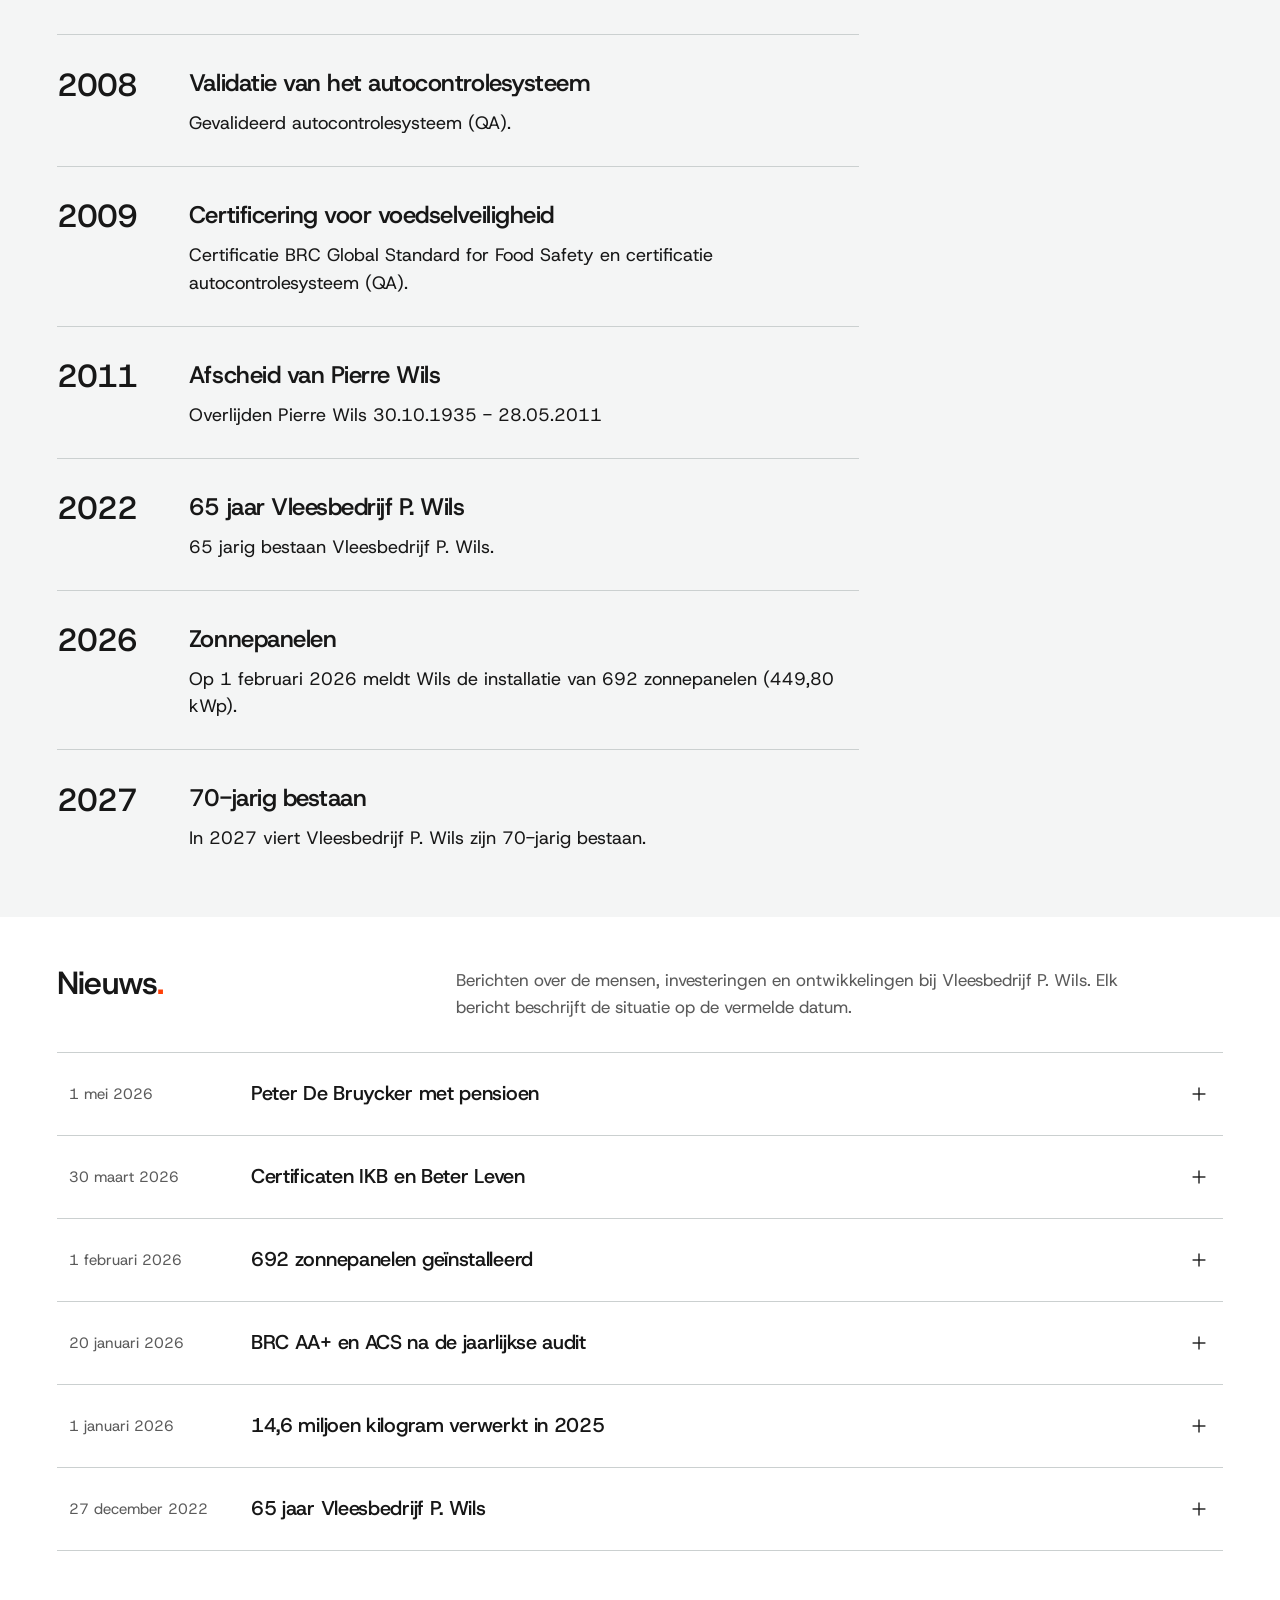
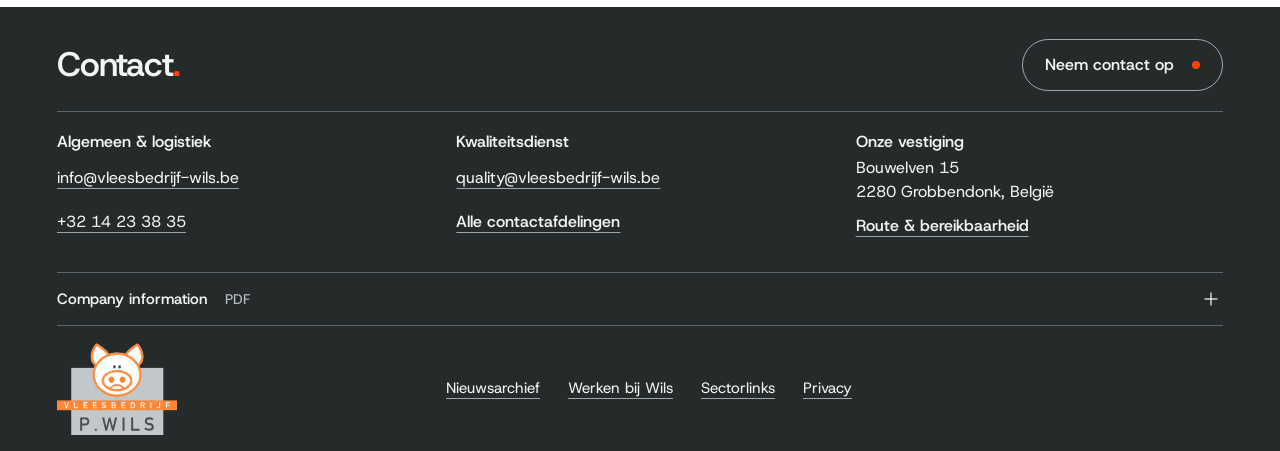
<file: bedrijf.html>
<!doctype html><html lang="nl" data-wils-page="company"><head><meta charset="utf-8"><meta name="viewport" content="width=device-width,initial-scale=1"><meta name="robots" content="noindex,nofollow"><meta name="color-scheme" content="light"><meta name="description" content="Vleesbedrijf P. Wils in Grobbendonk. De mensen, productie, vestiging en volledige geschiedenis sinds 1957."><title>Het bedrijf · P.WILS</title><link rel="preload" href="assets/fonts/HostGrotesk.ttf" as="font" type="font/ttf" crossorigin><link rel="stylesheet" href="home.css?v=anchor-focus-137"><link rel="stylesheet" href="buttons-footer.css?v=29&amp;r=29-ready"><link rel="stylesheet" href="navigation.css?v=menu-languages-96-local"><link rel="stylesheet" href="site-system.css?v=29&amp;r=29-ready"><link rel="stylesheet" href="bedrijf.css?v=section-balance-103-local"><link rel="stylesheet" href="page-headers.css?v=32&amp;r=29-ready"><script src="site-system.js?v=english-162" defer></script><script src="bedrijf.js?v=content-efficiency-71-ready" defer></script><script src="page-headers.js?v=scroll-performance-111-local" defer></script><link rel="stylesheet" href="inner-openings.css?v=chapter-navigation-68-final"><link rel="stylesheet" href="company-opening.css?v=section-balance-103-local"><script src="inner-openings.js?v=scroll-performance-111-local" defer></script><link rel="stylesheet" href="refinement.css?v=connected-pages-98-local"><script src="refinement.js?v=fixed-canvas-106-local" defer blocking="render"></script><link rel="stylesheet" href="site-motion.css?v=media-composition-67-ready"><script src="site-motion.js?v=scroll-interrupt-119-local" defer blocking="render"></script><link rel="stylesheet" href="page-cover.css?v=inner-cover-63"><link rel="stylesheet" href="industrial-imagery.css?v=industrial-imagery-72-ready"><link rel="stylesheet" href="palette-system.css?v=section-palette-91-local"><script src="page-transitions.js?v=english-162" blocking="render"></script><link rel="stylesheet" href="page-transitions.css?v=fixed-canvas-106-local"><link rel="stylesheet" href="news.css?v=news-links-107-ready"><script src="news.js?v=news-links-107-ready" defer blocking="render"></script><link rel="stylesheet" href="grid-system.css?v=grid-careers-115-local"><link rel="stylesheet" href="production-fade.css?v=production-fade-116-local"><link rel="stylesheet" href="title-system.css?v=title-system-126-local"><link rel="stylesheet" href="brand-original.css?v=original-brand-143">

  <link rel="alternate" hreflang="nl" href="bedrijf.html">
  <link rel="alternate" hreflang="en" href="en/bedrijf.html">
<link rel="stylesheet" href="language-switch.css?v=164"><script src="language-switch.js?v=163" defer></script>
</head><body data-industrial-imagery="72" data-inner-opening="47" data-site-motion-page="58" class="inner-opening-47 inner-page company-page has-page-banner has-sticky-chapters grid-system-115" data-sticky-chapters-page="68" data-title-system="126"><div id="top"></div><a class="skip-link" href="#inhoud">Naar de inhoud</a><header class="site-header"><div class="header-inner wrap">
<a class="brand" href="index.html?v=29#intro" aria-label="P.WILS vleesbedrijf, naar home"><img class="brand-dark" src="assets/wils-logo-original-v143.svg?v=original-brand-143" alt="" width="456" height="352"><img class="brand-light" src="assets/wils-logo-original-v143.svg?v=original-brand-143" alt="" width="456" height="352"></a>
<nav class="desktop-nav" aria-label="Hoofdnavigatie"><a class="nav-link" href="producten.html?v=29">Producten &amp; maatwerk</a><a class="nav-link" href="kwaliteit.html?v=29">Kwaliteit</a><a class="nav-link" href="bedrijf.html?v=29" aria-current="page">Het bedrijf</a><a class="nav-link" href="contact.html?v=29">Contact &amp; expeditie</a></nav>
<details class="language-switch" data-language-switch><summary class="language-trigger" aria-label="Taalkeuze, Nederlands"><svg class="language-globe" viewBox="0 0 24 24" fill="none" stroke="currentColor" stroke-width="1.5" stroke-linecap="round" stroke-linejoin="round" aria-hidden="true"><circle cx="12" cy="12" r="10"/><path d="M12 2a14.5 14.5 0 0 0 0 20 14.5 14.5 0 0 0 0-20M2 12h20"/></svg><span>NL</span><svg class="language-chevron" viewBox="0 0 16 16" aria-hidden="true"><path d="m4 6 4 4 4-4"/></svg></summary><div class="language-panel"><nav aria-label="Talen"><ul><li><span class="language-choice" lang="nl" aria-current="true"><span class="language-dot" aria-hidden="true"></span>Nederlands<small aria-hidden="true">NL</small></span></li><li><a href="en/bedrijf.html" data-switch-language="en" lang="en" hreflang="en" aria-describedby="language-switch-status" class="language-choice">English<svg class="language-arrow" viewBox="0 0 16 16" aria-hidden="true"><path d="M3 8h10m-4-4 4 4-4 4"/></svg></a></li></ul></nav><details class="language-documents"><summary lang="en">Other languages (PDF)<svg class="language-chevron" viewBox="0 0 16 16" aria-hidden="true"><path d="m4 6 4 4 4-4"/></svg></summary><ul><li><a href="assets/documents/bedrijfsinformatie-de.pdf" target="_blank" rel="noopener" data-language-pdf="de"><span lang="de">Deutsch</span><span class="sr-only">, bedrijfsinformatie, PDF (opent in een nieuw tabblad)</span></a></li><li><a href="assets/documents/bedrijfsinformatie-fr.pdf" target="_blank" rel="noopener" data-language-pdf="fr"><span lang="fr">Français</span><span class="sr-only">, bedrijfsinformatie, PDF (opent in een nieuw tabblad)</span></a></li><li><a href="assets/documents/bedrijfsinformatie-it.pdf" target="_blank" rel="noopener" data-language-pdf="it"><span lang="it">Italiano</span><span class="sr-only">, bedrijfsinformatie, PDF (opent in een nieuw tabblad)</span></a></li><li><a href="assets/documents/bedrijfsinformatie-pl.pdf" target="_blank" rel="noopener" data-language-pdf="pl"><span lang="pl">Polski</span><span class="sr-only">, bedrijfsinformatie, PDF (opent in een nieuw tabblad)</span></a></li><li><a href="assets/documents/bedrijfsinformatie-ro.pdf" target="_blank" rel="noopener" data-language-pdf="ro"><span lang="ro">Română</span><span class="sr-only">, bedrijfsinformatie, PDF (opent in een nieuw tabblad)</span></a></li><li><a href="assets/documents/bedrijfsinformatie-cs.pdf" target="_blank" rel="noopener" data-language-pdf="cs"><span lang="cs">Čeština</span><span class="sr-only">, bedrijfsinformatie, PDF (opent in een nieuw tabblad)</span></a></li><li><a href="assets/documents/bedrijfsinformatie-sk.pdf" target="_blank" rel="noopener" data-language-pdf="sk"><span lang="sk">Slovenčina</span><span class="sr-only">, bedrijfsinformatie, PDF (opent in een nieuw tabblad)</span></a></li><li><a href="assets/documents/bedrijfsinformatie-bg.pdf" target="_blank" rel="noopener" data-language-pdf="bg"><span lang="bg">Български</span><span class="sr-only">, bedrijfsinformatie, PDF (opent in een nieuw tabblad)</span></a></li></ul></details></div></details>
<button class="menu-toggle" type="button" aria-label="Open navigatie" aria-controls="mobile-menu" aria-expanded="false"><span data-menu-label>Menu</span><svg class="menu-glyph" viewBox="0 0 24 24" fill="none" aria-hidden="true"><path d="M4 8h16M4 16h16" stroke="currentColor" stroke-width="1.5"/></svg></button></div>
<nav class="mobile-menu" id="mobile-menu" aria-label="Mobiele hoofdnavigatie" hidden><a class="nav-link" href="producten.html?v=29">Producten &amp; maatwerk</a><a class="nav-link" href="kwaliteit.html?v=29">Kwaliteit</a><a class="nav-link" href="bedrijf.html?v=29" aria-current="page">Het bedrijf</a><a class="nav-link" href="contact.html?v=29">Contact &amp; expeditie</a><div class="mobile-language" role="group" aria-label="Languages" lang="en">
<div class="mobile-language-row"><span class="mobile-language-icon" aria-hidden="true"><svg class="language-globe" viewBox="0 0 24 24" fill="none" stroke="currentColor" stroke-width="1.5" stroke-linecap="round" stroke-linejoin="round" aria-hidden="true" focusable="false"><circle cx="12" cy="12" r="10"/><path d="M12 2a14.5 14.5 0 0 0 0 20 14.5 14.5 0 0 0 0-20M2 12h20"/></svg></span><div class="mobile-language-options"><span aria-current="true" lang="nl" aria-label="Nederlands">NL</span><a href="en/bedrijf.html" data-switch-language="en" lang="en" hreflang="en" aria-describedby="language-switch-status" aria-label="English">ENG</a></div></div><details class="language-documents"><summary lang="en">Other languages (PDF)<svg class="language-chevron" viewBox="0 0 16 16" aria-hidden="true"><path d="m4 6 4 4 4-4"/></svg></summary><ul><li><a href="assets/documents/bedrijfsinformatie-de.pdf" target="_blank" rel="noopener" data-language-pdf="de"><span lang="de">Deutsch</span><span class="sr-only">, bedrijfsinformatie, PDF (opent in een nieuw tabblad)</span></a></li><li><a href="assets/documents/bedrijfsinformatie-fr.pdf" target="_blank" rel="noopener" data-language-pdf="fr"><span lang="fr">Français</span><span class="sr-only">, bedrijfsinformatie, PDF (opent in een nieuw tabblad)</span></a></li><li><a href="assets/documents/bedrijfsinformatie-it.pdf" target="_blank" rel="noopener" data-language-pdf="it"><span lang="it">Italiano</span><span class="sr-only">, bedrijfsinformatie, PDF (opent in een nieuw tabblad)</span></a></li><li><a href="assets/documents/bedrijfsinformatie-pl.pdf" target="_blank" rel="noopener" data-language-pdf="pl"><span lang="pl">Polski</span><span class="sr-only">, bedrijfsinformatie, PDF (opent in een nieuw tabblad)</span></a></li><li><a href="assets/documents/bedrijfsinformatie-ro.pdf" target="_blank" rel="noopener" data-language-pdf="ro"><span lang="ro">Română</span><span class="sr-only">, bedrijfsinformatie, PDF (opent in een nieuw tabblad)</span></a></li><li><a href="assets/documents/bedrijfsinformatie-cs.pdf" target="_blank" rel="noopener" data-language-pdf="cs"><span lang="cs">Čeština</span><span class="sr-only">, bedrijfsinformatie, PDF (opent in een nieuw tabblad)</span></a></li><li><a href="assets/documents/bedrijfsinformatie-sk.pdf" target="_blank" rel="noopener" data-language-pdf="sk"><span lang="sk">Slovenčina</span><span class="sr-only">, bedrijfsinformatie, PDF (opent in een nieuw tabblad)</span></a></li><li><a href="assets/documents/bedrijfsinformatie-bg.pdf" target="_blank" rel="noopener" data-language-pdf="bg"><span lang="bg">Български</span><span class="sr-only">, bedrijfsinformatie, PDF (opent in een nieuw tabblad)</span></a></li></ul></details></div></nav></header><p class="language-switch-status" id="language-switch-status" role="status"></p><main id="inhoud"><div class="company-view"><div class="page-cover-stage" data-page-cover><section class="page-banner page-banner--company" id="familiebedrijf" aria-labelledby="company-title" data-page-hero data-hero-parallax>
<div class="page-transition-media" data-transition-media><div class="page-banner-media"><img src="assets/page-headers/bedrijf.jpg" alt="Luchtfoto van de Wils-vestiging aan Bouwelven 15 in Grobbendonk" width="1600" height="900" fetchpriority="high" decoding="async"></div>
<div class="page-banner-shade" aria-hidden="true"></div></div><div class="page-wrap page-banner-content"><h1 class="page-banner-title" id="company-title"><span class="page-banner-title-mask"><span data-banner-title>Het bedrijf<span class="brand-period">.</span></span></span></h1></div></section></div><div class="page-content-sheet" data-page-sheet><div class="page-chapters" data-sticky-chapters="68"><nav class="page-wrap page-chapters-inner" data-page-chapters aria-label="Op deze pagina"><a href="#mensen" aria-label="Directie &amp; medewerkers" aria-current="location"><span class="chapter-label-full" data-label="Directie" aria-hidden="true">Directie</span><span class="chapter-label-compact" data-label="Directie" aria-hidden="true">Directie</span></a><a href="#werken-bij-wils" aria-label="Werken bij Wils"><span class="chapter-label-full" data-label="Werken bij Wils" aria-hidden="true">Werken bij Wils</span><span class="chapter-label-compact" data-label="Werken bij Wils" aria-hidden="true">Werken bij Wils</span></a><a href="#productie" aria-label="Productie &amp; vestiging"><span class="chapter-label-full" data-label="Productie" aria-hidden="true">Productie</span><span class="chapter-label-compact" data-label="Productie" aria-hidden="true">Productie</span></a><a href="#geschiedenis" aria-label="Geschiedenis"><span class="chapter-label-full" data-label="Geschiedenis" aria-hidden="true">Geschiedenis</span><span class="chapter-label-compact" data-label="Geschiedenis" aria-hidden="true">Geschiedenis</span></a><a href="#nieuws" aria-label="Nieuws"><span class="chapter-label-full" data-label="Nieuws" aria-hidden="true">Nieuws</span><span class="chapter-label-compact" data-label="Nieuws" aria-hidden="true">Nieuws</span></a></nav></div>
<section class="chapter company-people company-opening-v47" id="mensen" aria-labelledby="people-title" data-chapter-section data-company-content="71"><span class="company-alias" id="directie"></span><div class="page-wrap">
  <div class="company-editorial-opening" data-opening-group>
    <div class="company-editorial-copy"><h2 id="people-title" data-site-motion="heading" data-title-role="section" data-title-flow="stack">Directie en medewerkers</h2><div class="company-editorial-lead" data-site-motion="body"><p>Vleesbedrijf P. Wils is gespecialiseerd in het uitbenen van varkenskoppen. Ons bedrijf, opgericht door Pierre Wils in 1957 en gevestigd te Grobbendonk, groeide van een lokale producent uit tot een belangrijke partner voor de vleesverwerkende industrie.</p></div></div>
    <div class="company-editorial-portraits"><figure class="company-director"><div class="company-director-photo" data-site-motion="media"><img src="assets/company/eric-wils-origineel-kleur-v95.jpg" width="340" height="255" alt="Eric Wils" loading="lazy" decoding="async"></div><figcaption data-site-motion="body"><h3>Eric Wils</h3><p>Afgevaardigd bestuurder</p></figcaption></figure><figure class="company-director"><div class="company-director-photo" data-site-motion="media"><img src="assets/company/luca-wils-origineel-v95.png" width="345" height="259" alt="Luca Wils" loading="lazy" decoding="async"></div><figcaption data-site-motion="body"><h3>Luca Wils</h3><p>Bestuurder</p></figcaption></figure></div>
    <div class="prose company-team-copy" data-opening-group><h3 id="team-title" data-site-motion="heading" data-title-role="subsection" data-title-flow="responsive">Medewerkers</h3><p data-site-motion="body">Onze medewerkers vormen een hecht team, dat dagelijks werkt aan kwaliteit en flexibiliteit. Iedere klant is voor ons belangrijk.</p></div>
  </div>
</div></section>
<section class="chapter company-careers" id="werken-bij-wils" aria-labelledby="careers-title" data-chapter-section><div class="page-wrap"><div class="careers-layout" data-opening-group><h2 id="careers-title" data-site-motion="heading" data-title-role="section">Werken bij Wils</h2><div class="careers-copy" data-site-motion="body"><p>Voor vragen over werken bij Wils kunt u terecht bij HR / secretariaat.</p><a class="text-link" href="contact.html?afdeling=hr#vraag">Contacteer HR / secretariaat</a></div></div></div></section>
<section class="chapter company-evidence" id="productie" aria-labelledby="production-title" data-chapter-section><div class="company-production-intro" data-production-fade="116"><div class="page-wrap">
  <div class="chapter-head enter"><h2 id="production-title" data-site-motion="heading" data-title-role="section">Productie en vestiging</h2></div>
  <div class="company-production-grid"><div class="prose company-production-copy" data-site-motion="body"><p>De sterke automatisering van ons productieproces en de in-line productie laten ons toe een economisch en kwalitatief product te leveren, met respect voor de strengste hygiënische normen.</p><p>We volgen nieuwe marktontwikkelingen en optimaliseren en moderniseren voortdurend onze producten en productieprocessen.</p><p>In 2025 verwerkten we ongeveer 14,6 miljoen kg verse varkenskoppen.</p><div class="company-actions"><a class="action-primary" href="producten.html#productgids"><span class="action-label">Bekijk onze producten</span><span class="action-dot" aria-hidden="true"></span></a><a class="text-link" href="kwaliteit.html">Onze kwaliteitswerking</a></div></div>
  <figure class="company-photo-request" data-site-motion="media"><div class="company-workfloor-media media-reveal"><img src="assets/company/wils-workfloor-reference-v72.webp" width="1672" height="941" alt="Gegenereerd referentiebeeld van medewerkers in beweging in een schone productieomgeving; geen Wils-medewerkers of Wils-installatie" loading="lazy" decoding="async"></div><figcaption>Referentiebeeld</figcaption></figure></div>
  </div></div><div class="page-wrap company-production-facts"><div class="company-evidence-register">
    <section id="grobbendonk" aria-labelledby="location-title"><h3 id="location-title" data-site-motion="heading" data-title-role="subsection" data-title-flow="stack">Grobbendonk</h3><div class="prose" data-site-motion="body"><p>Sinds 1998 werken we vanuit onze fabriek op industrieterrein Klein Gent in Grobbendonk.</p></div><div class="company-actions"><a class="text-link" href="contact.html#contact-route" data-site-motion="body">Route en bereikbaarheid</a></div></section>
    <section aria-labelledby="infrastructure-title"><h3 id="infrastructure-title" data-site-motion="heading" data-title-role="subsection" data-title-flow="stack">Infrastructuur</h3><div class="prose" data-site-motion="body"><p>De infrastructuur omvat een vrieshuis met mobiele rekken.</p></div></section>
    <section id="internationaal" aria-labelledby="international-title"><h3 id="international-title" data-site-motion="heading" data-title-role="subsection" data-title-flow="stack">Internationale afzet</h3><div class="prose" data-site-motion="body"><p>We zijn een internationale servicegerichte onderneming en leveren wereldwijd aan de vleesverwerkende industrie.</p></div><div class="company-actions"><a class="text-link" href="contact.html#contact-afdelingen" data-site-motion="body">Alle contactafdelingen</a></div></section>
  </div>
</div></section>
<section class="chapter company-history" id="geschiedenis" aria-labelledby="full-history-title" data-chapter-section><div class="page-wrap">
  <div class="chapter-head company-history-heading enter" data-title-group="section"><h2 id="full-history-title" data-site-motion="heading" data-title-role="section">Onze geschiedenis</h2><p data-site-motion="body">Van de start in Antwerpen tot het familiebedrijf in Grobbendonk.</p></div>
  <div class="company-history-layout"><div class="company-chronology" data-site-motion="sequence"><article class="company-event" id="geschiedenis-1957" data-company-year="1957" data-archive-key="founder"><a class="company-event-year" href="#geschiedenis-1957" aria-label="1957: De start in Antwerpen"><time datetime="1957">1957</time></a><div class="company-event-copy"><h3 data-title-role="subsection" data-title-flow="stack">De start in Antwerpen</h3><p>Pierre Wils startte zijn eigen bedrijf in vee, vlees en bijproducten te Antwerpen. De bedrijvigheid richtte zich voornamelijk op handel in slachtafvallen en uitbenen van rundskoppen.</p><figure class="company-inline-archive"><div class="company-archive-photo"><img src="assets/history/pierre-wils-kleur-v1.jpg" width="1451" height="1084" alt="Archiefportret van oprichter Pierre Wils" loading="lazy" decoding="async"></div><figcaption>Pierre Wils, oprichter. Opnamejaar onbekend.</figcaption></figure></div></article><article class="company-event" id="geschiedenis-1960" data-company-year="1960" data-archive-key="founder"><a class="company-event-year" href="#geschiedenis-1960" aria-label="1960: Uitbenen van varkenskoppen"><time datetime="1960">1960</time></a><div class="company-event-copy"><h3 data-title-role="subsection" data-title-flow="stack">Uitbenen van varkenskoppen</h3><p>Pierre Wils startte bijkomend met het uitbenen van varkenskoppen.</p></div></article><article class="company-event" id="geschiedenis-1985" data-company-year="1985" data-archive-key="founder"><a class="company-event-year" href="#geschiedenis-1985" aria-label="1985: Samenwerking met Fernandez-Turnez"><time datetime="1985">1985</time></a><div class="company-event-copy"><h3 data-title-role="subsection" data-title-flow="stack">Samenwerking met Fernandez-Turnez</h3><p>Samenwerking met het bedrijf Fernandez-Turnez. De productiecapaciteit bedroeg +/- 80 Ton varkenskoppen/week en +/- 1.000 rundskoppen/week.</p></div></article><article class="company-event" id="geschiedenis-1987" data-company-year="1987" data-archive-key="founder"><a class="company-event-year" href="#geschiedenis-1987" aria-label="1987: Overname en verhuizing naar Deurne"><time datetime="1987">1987</time></a><div class="company-event-copy"><h3 data-title-role="subsection" data-title-flow="stack">Overname en verhuizing naar Deurne</h3><p>Overname Fernadez-Turnez. Verhuis naar nieuwe locatie te Deurne. Pierre Wils wordt bijgestaan door zijn zonen, Eric en Marc.</p></div></article><article class="company-event" id="geschiedenis-1991" data-company-year="1991" data-archive-key="founder"><a class="company-event-year" href="#geschiedenis-1991" aria-label="1991: Een eerste uitbeenmachine"><time datetime="1991">1991</time></a><div class="company-event-copy"><h3 data-title-role="subsection" data-title-flow="stack">Een eerste uitbeenmachine</h3><p>Aankoop semi-automatische uitbeenmachine voor varkenskoppen.</p></div></article><article class="company-event" id="geschiedenis-1998" data-company-year="1998" data-archive-key="location"><a class="company-event-year" href="#geschiedenis-1998" aria-label="1998: Een nieuwe fabriek in Grobbendonk"><time datetime="1998">1998</time></a><div class="company-event-copy"><h3 data-title-role="subsection" data-title-flow="stack">Een nieuwe fabriek in Grobbendonk</h3><p>Verhuis naar nieuwe fabriek te Grobbendonk. Aankoop 2e semi-automatische uitbeenmachine voor varkenskoppen. Verhoging productiecapaciteit naar +/- 450 Ton varkenskoppen/week.</p><figure class="company-inline-archive"><div class="company-archive-photo"><img src="assets/history/wils-grobbendonk-scherp-v1.jpg" width="1499" height="1049" alt="Archiefbeeld van de Wils-vestiging in Grobbendonk" loading="lazy" decoding="async"></div><figcaption>Archiefbeeld van de vestiging in Grobbendonk. Opnamejaar onbekend.</figcaption></figure></div></article><article class="company-event" id="geschiedenis-1999" data-company-year="1999" data-archive-key="location"><a class="company-event-year" href="#geschiedenis-1999" aria-label="1999: Installatie voor gedroogd petfood"><time datetime="1999">1999</time></a><div class="company-event-copy"><h3 data-title-role="subsection" data-title-flow="stack">Installatie voor gedroogd petfood</h3><p>Installatie voor gedroogd Petfood.</p></div></article><article class="company-event" id="geschiedenis-2000" data-company-year="2000" data-archive-key="location"><a class="company-event-year" href="#geschiedenis-2000" aria-label="2000: Overdracht van het bestuur"><time datetime="2000">2000</time></a><div class="company-event-copy"><h3 data-title-role="subsection" data-title-flow="stack">Overdracht van het bestuur</h3><p>Overdracht bestuur aan Eric en Marc Wils.</p></div></article><article class="company-event" id="geschiedenis-2008" data-company-year="2008" data-archive-key="location"><a class="company-event-year" href="#geschiedenis-2008" aria-label="2008: Validatie van het autocontrolesysteem"><time datetime="2008">2008</time></a><div class="company-event-copy"><h3 data-title-role="subsection" data-title-flow="stack">Validatie van het autocontrolesysteem</h3><p>Gevalideerd autocontrolesysteem (QA).</p></div></article><article class="company-event" id="geschiedenis-2009" data-company-year="2009" data-archive-key="location"><a class="company-event-year" href="#geschiedenis-2009" aria-label="2009: Certificering voor voedselveiligheid"><time datetime="2009">2009</time></a><div class="company-event-copy"><h3 data-title-role="subsection" data-title-flow="stack">Certificering voor voedselveiligheid</h3><p>Certificatie BRC Global Standard for Food Safety en certificatie autocontrolesysteem (QA).</p></div></article><article class="company-event" id="geschiedenis-2011" data-company-year="2011" data-archive-key="location"><a class="company-event-year" href="#geschiedenis-2011" aria-label="2011: Afscheid van Pierre Wils"><time datetime="2011">2011</time></a><div class="company-event-copy"><h3 data-title-role="subsection" data-title-flow="stack">Afscheid van Pierre Wils</h3><p>Overlijden Pierre Wils 30.10.1935 - 28.05.2011</p></div></article><article class="company-event" id="geschiedenis-2022" data-company-year="2022" data-archive-key="location"><a class="company-event-year" href="#geschiedenis-2022" aria-label="2022: 65 jaar Vleesbedrijf P. Wils"><time datetime="2022">2022</time></a><div class="company-event-copy"><h3 data-title-role="subsection" data-title-flow="stack">65 jaar Vleesbedrijf P. Wils</h3><p>65 jarig bestaan Vleesbedrijf P. Wils.</p></div></article><article class="company-event" id="geschiedenis-2026" data-company-year="2026" data-archive-key="solar"><a class="company-event-year" href="#geschiedenis-2026" aria-label="2026: Zonnepanelen"><time datetime="2026">2026</time></a><div class="company-event-copy"><span class="compatibility-anchor" id="investeren"></span><h3 id="investment-title" data-title-role="subsection" data-title-flow="stack">Zonnepanelen</h3><p>Op 1 februari 2026 meldt Wils de installatie van 692 zonnepanelen (449,80 kWp).</p><figure class="company-inline-archive"><div class="company-archive-photo"><img src="assets/company/luchtfoto-wils.webp" width="1538" height="1023" alt="Luchtfoto van de Wils-vestiging met zonnepanelen in Grobbendonk" loading="lazy" decoding="async"></div><figcaption>De Wils-vestiging met zonnepanelen. Opnamejaar onbekend.</figcaption></figure></div></article><article class="company-event" id="geschiedenis-2027" data-company-year="2027" data-archive-key="solar"><a class="company-event-year" href="#geschiedenis-2027" aria-label="2027: 70-jarig bestaan"><time datetime="2027">2027</time></a><div class="company-event-copy"><h3 data-title-role="subsection" data-title-flow="stack">70-jarig bestaan</h3><p>In 2027 viert Vleesbedrijf P. Wils zijn 70-jarig bestaan.</p></div></article></div><aside class="company-archive" aria-label="Archiefbeeld bij de geschiedenis"><figure class="company-inline-archive" data-archive-figure><div class="company-archive-photo"><img src="assets/history/pierre-wils-kleur-v1.jpg" width="1451" height="1084" alt="Archiefportret van oprichter Pierre Wils" loading="lazy" decoding="async" data-archive-image></div><figcaption data-archive-caption>Pierre Wils, oprichter. Opnamejaar onbekend.</figcaption></figure><p class="company-archive-context">Capaciteiten en activiteiten horen bij het vermelde jaar.</p></aside></div>
</div></section>
<section class="chapter company-news" id="nieuws" aria-labelledby="company-news-title" data-chapter-section data-company-news="107"><div class="page-wrap"><div class="company-news-top" data-title-group="section"><h2 id="company-news-title" data-site-motion="heading" data-title-role="section">Nieuws<span class="brand-period">.</span></h2><p data-site-motion="body">Berichten over de mensen, investeringen en ontwikkelingen bij Vleesbedrijf P. Wils. Elk bericht beschrijft de situatie op de vermelde datum.</p></div><div class="company-news-register" data-site-motion="sequence"><details class="company-news-item" id="pensioen-peter-de-bruycker"><summary><time datetime="2026-05-01">1 mei 2026</time><span class="company-news-title">Peter De Bruycker met pensioen</span><span class="company-news-icon" aria-hidden="true"><svg viewBox="0 0 24 24" fill="none" focusable="false"><path d="M5 12h14" stroke="currentColor" stroke-width="1.5"/><path class="plus-vertical" d="M12 5v14" stroke="currentColor" stroke-width="1.5"/></svg></span></summary><div class="company-news-copy"><blockquote lang="en"><p>After 26 rewarding years at Vleesbedrijf Wils, I will be closing an important chapter in my professional life as I retire on May 1st 2026.</p><p>I would like to sincerely thank all colleagues, customers, and suppliers for the trust, the pleasant collaborations, and the many valuable moments we have shared over the years. It has been a true privilege to be part of this journey and to build so many lasting relationships along the way.</p><p>The experiences, memories, and friendships I gained during this time will stay with me and are something I deeply appreciate.</p><p>As I step into this new phase of life, I do so with gratitude and many great memories.</p><p>Thank you all once again - and who knows, our paths may cross again!</p><p>Warm regards,</p><p>Peter</p></blockquote><a class="text-link" href="contact.html#contact-afdelingen">Actuele contactpersonen</a></div></details><details class="company-news-item" id="audit-ikb-beter-leven-2026"><summary><time datetime="2026-03-30">30 maart 2026</time><span class="company-news-title">Certificaten IKB en Beter Leven</span><span class="company-news-icon" aria-hidden="true"><svg viewBox="0 0 24 24" fill="none" focusable="false"><path d="M5 12h14" stroke="currentColor" stroke-width="1.5"/><path class="plus-vertical" d="M12 5v14" stroke="currentColor" stroke-width="1.5"/></svg></span></summary><div class="company-news-copy"><p>Vleesbedrijf P. Wils behaalt na de jaarlijkse audit de certificaten IKB en Beter Leven Kenmerk.</p><a class="text-link" href="kwaliteit.html#documenten">Actuele certificaatdocumentatie</a></div></details><details class="company-news-item" id="zonnepanelen-2026"><summary><time datetime="2026-02-01">1 februari 2026</time><span class="company-news-title">692 zonnepanelen geïnstalleerd</span><span class="company-news-icon" aria-hidden="true"><svg viewBox="0 0 24 24" fill="none" focusable="false"><path d="M5 12h14" stroke="currentColor" stroke-width="1.5"/><path class="plus-vertical" d="M12 5v14" stroke="currentColor" stroke-width="1.5"/></svg></span></summary><div class="company-news-copy"><p>Met de installatie van 692 zonnepanelen (449,80 kWp) zetten we een belangrijke stap richting een duurzame en energie-efficiënte toekomst.</p><a class="text-link" href="#geschiedenis-2026">Deze investering in onze geschiedenis</a></div></details><details class="company-news-item" id="audit-brc-acs-2026"><summary><time datetime="2026-01-20">20 januari 2026</time><span class="company-news-title">BRC AA+ en ACS na de jaarlijkse audit</span><span class="company-news-icon" aria-hidden="true"><svg viewBox="0 0 24 24" fill="none" focusable="false"><path d="M5 12h14" stroke="currentColor" stroke-width="1.5"/><path class="plus-vertical" d="M12 5v14" stroke="currentColor" stroke-width="1.5"/></svg></span></summary><div class="company-news-copy"><p>Vleesbedrijf P. Wils behaalt na de jaarlijkse audit het certificaat BRC Global Standard for Food Safety grade AA+ en certificaat ACS autocontrolesystemen.</p><a class="text-link" href="kwaliteit.html#documenten">Actuele certificaatdocumentatie</a></div></details><details class="company-news-item" id="jaarvolume-2025"><summary><time datetime="2026-01-01">1 januari 2026</time><span class="company-news-title">14,6 miljoen kilogram verwerkt in 2025</span><span class="company-news-icon" aria-hidden="true"><svg viewBox="0 0 24 24" fill="none" focusable="false"><path d="M5 12h14" stroke="currentColor" stroke-width="1.5"/><path class="plus-vertical" d="M12 5v14" stroke="currentColor" stroke-width="1.5"/></svg></span></summary><div class="company-news-copy"><p>In 2025 verwerkte Vleesbedrijf P. Wils ongeveer 14,6 miljoen kilogram verse varkenskoppen.</p><a class="text-link" href="#productie">Productie en vestiging</a></div></details><details class="company-news-item" id="65-jaar-wils"><summary><time datetime="2022-12-27">27 december 2022</time><span class="company-news-title">65 jaar Vleesbedrijf P. Wils</span><span class="company-news-icon" aria-hidden="true"><svg viewBox="0 0 24 24" fill="none" focusable="false"><path d="M5 12h14" stroke="currentColor" stroke-width="1.5"/><path class="plus-vertical" d="M12 5v14" stroke="currentColor" stroke-width="1.5"/></svg></span></summary><div class="company-news-copy"><p>Met gepaste trots melden wij het 65-jarig bestaan van Vleesbedrijf P. Wils.</p><a class="text-link" href="#geschiedenis-1957">De start in 1957</a></div></details></div></div></section>
</div></div></main><section class="closing-chapter" id="site-contact" data-sheet aria-labelledby="contact-title">
    <div class="chapter-frame">
    <div class="wrap closing-inner">
      <div class="contact-intro"><h2 id="contact-title" data-site-motion="heading">Contact<span class="brand-period">.</span></h2><div data-site-motion="body"><a class="action-primary" href="contact.html?v=29#vraag"><span class="action-label">Neem contact op</span><span class="action-dot" aria-hidden="true"></span></a></div></div>
      <div class="contact-register" data-site-motion="sequence"><div><h3>Algemeen &amp; logistiek</h3><a href="mailto:info@vleesbedrijf-wils.be">info@vleesbedrijf-wils.be</a><a href="tel:+3214233835">+32 14 23 38 35</a></div><div><h3>Kwaliteitsdienst</h3><a href="mailto:quality@vleesbedrijf-wils.be">quality@vleesbedrijf-wils.be</a><a class="text-link" href="contact.html?v=29#contact-afdelingen">Alle contactafdelingen</a></div><div><h3>Onze vestiging</h3><address>Bouwelven 15<br>2280 Grobbendonk, België</address><a class="text-link" href="contact.html?v=29#contact-route">Route &amp; bereikbaarheid</a></div></div>
      <footer class="site-footer">
        <details class="footer-documents"><summary><span id="footer-documents-title" lang="en">Company information <span class="footer-document-type">PDF</span></span><span class="disclosure-mark"><svg class="" viewBox="0 0 24 24" fill="none" aria-hidden="true" focusable="false"><g stroke="currentColor" stroke-width="1.5" stroke-linecap="square" stroke-linejoin="miter"><path d="M5 12h14"/><path class="plus-stem" d="M12 5v14"/></g></svg></span></summary><nav class="language-pdf-grid" aria-labelledby="footer-documents-title"><a href="assets/documents/bedrijfsinformatie-de.pdf" target="_blank" rel="noopener" data-language-pdf="de"><span lang="de">Deutsch</span><span class="sr-only">, bedrijfsinformatie, PDF (opent in een nieuw tabblad)</span></a><a href="assets/documents/bedrijfsinformatie-fr.pdf" target="_blank" rel="noopener" data-language-pdf="fr"><span lang="fr">Français</span><span class="sr-only">, bedrijfsinformatie, PDF (opent in een nieuw tabblad)</span></a><a href="assets/documents/bedrijfsinformatie-it.pdf" target="_blank" rel="noopener" data-language-pdf="it"><span lang="it">Italiano</span><span class="sr-only">, bedrijfsinformatie, PDF (opent in een nieuw tabblad)</span></a><a href="assets/documents/bedrijfsinformatie-pl.pdf" target="_blank" rel="noopener" data-language-pdf="pl"><span lang="pl">Polski</span><span class="sr-only">, bedrijfsinformatie, PDF (opent in een nieuw tabblad)</span></a><a href="assets/documents/bedrijfsinformatie-ro.pdf" target="_blank" rel="noopener" data-language-pdf="ro"><span lang="ro">Română</span><span class="sr-only">, bedrijfsinformatie, PDF (opent in een nieuw tabblad)</span></a><a href="assets/documents/bedrijfsinformatie-cs.pdf" target="_blank" rel="noopener" data-language-pdf="cs"><span lang="cs">Čeština</span><span class="sr-only">, bedrijfsinformatie, PDF (opent in een nieuw tabblad)</span></a><a href="assets/documents/bedrijfsinformatie-sk.pdf" target="_blank" rel="noopener" data-language-pdf="sk"><span lang="sk">Slovenčina</span><span class="sr-only">, bedrijfsinformatie, PDF (opent in een nieuw tabblad)</span></a><a href="assets/documents/bedrijfsinformatie-bg.pdf" target="_blank" rel="noopener" data-language-pdf="bg"><span lang="bg">Български</span><span class="sr-only">, bedrijfsinformatie, PDF (opent in een nieuw tabblad)</span></a></nav></details>
        <div class="footer-utility"><div class="footer-brand"><a href="index.html?v=29#intro" aria-label="P.WILS vleesbedrijf - naar boven"><img src="assets/wils-logo-original-v143.svg?v=original-brand-143" alt="" width="456" height="352"></a></div><nav class="footer-nav" aria-label="Meer bij Wils" data-site-motion="body"><a href="bedrijf.html#nieuws">Nieuwsarchief</a><a href="bedrijf.html#werken-bij-wils">Werken bij Wils</a><a href="sector.html">Sectorlinks</a><a href="privacy.html">Privacy</a></nav><p class="footer-bottom" data-site-motion="body">© 2026 P.WILS vleesbedrijf</p></div>
      </footer>
    </div>
    </div>
  </section></body></html>
</file>
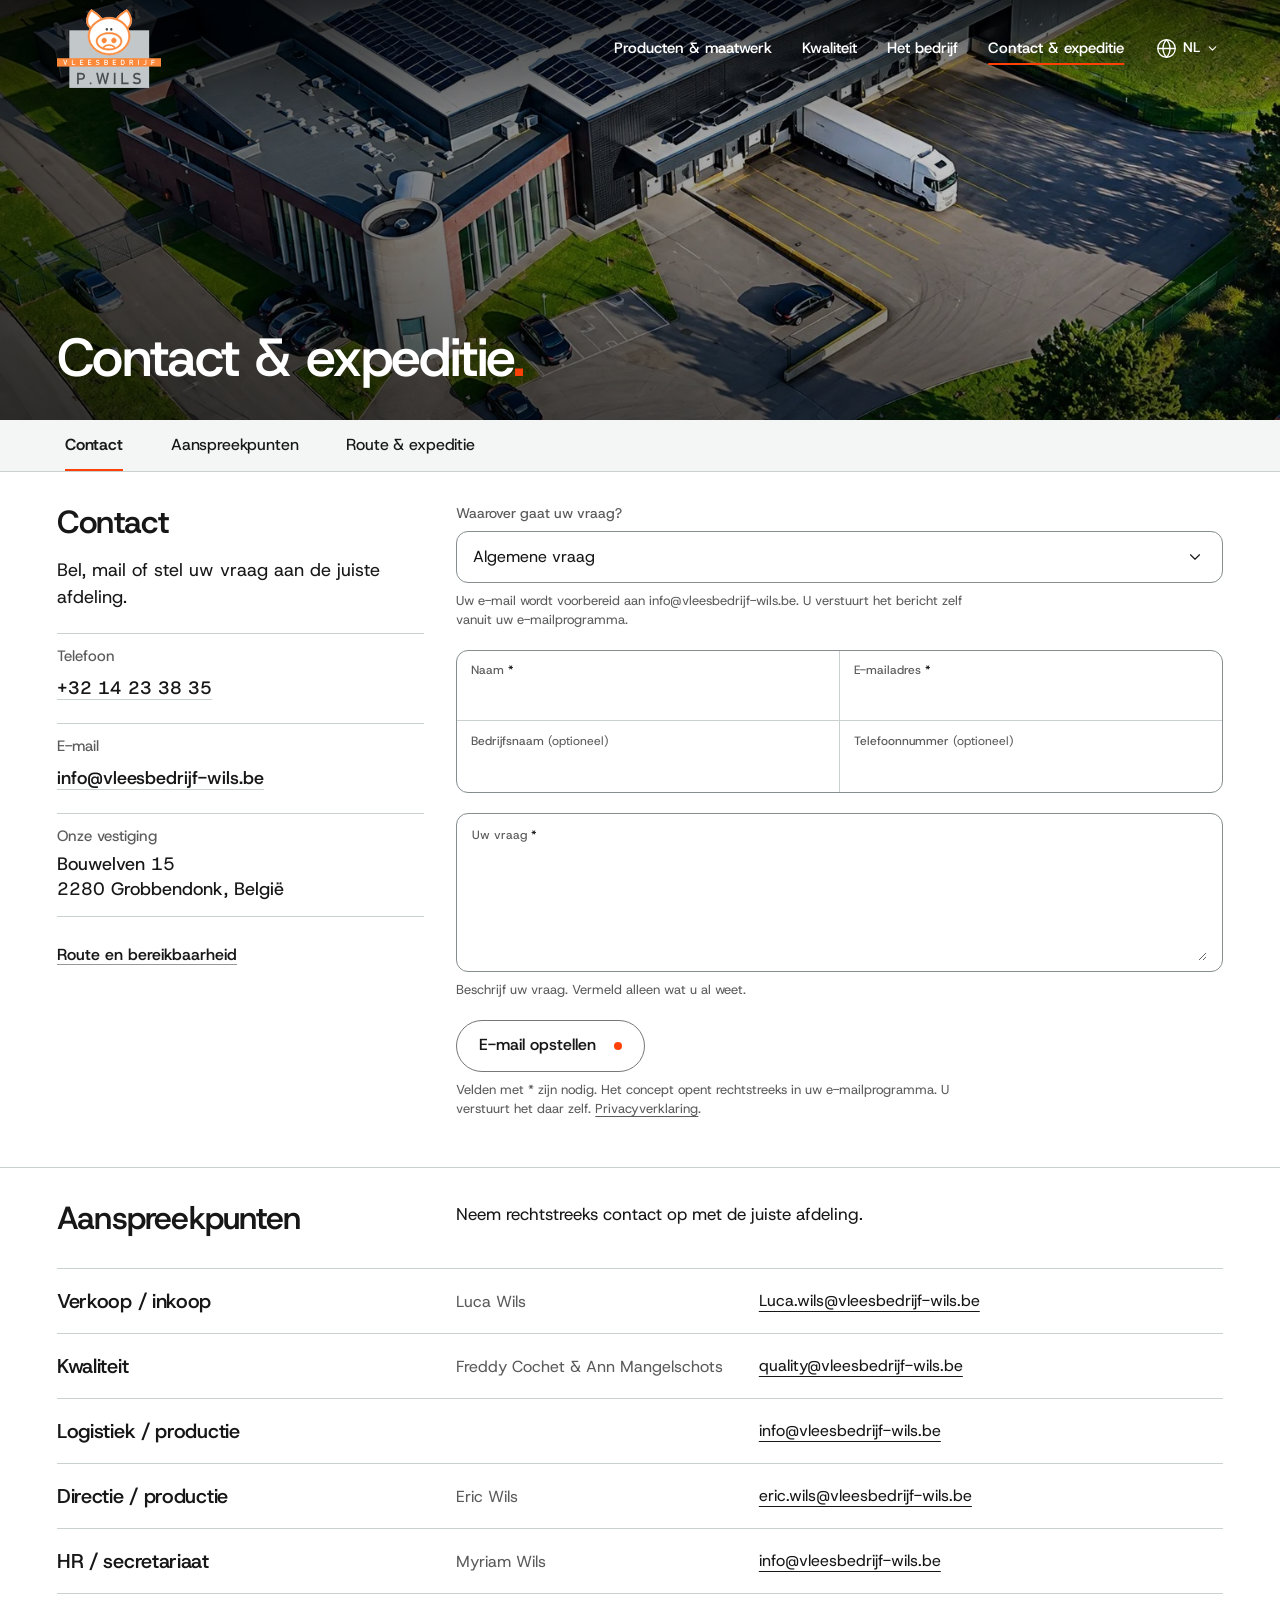
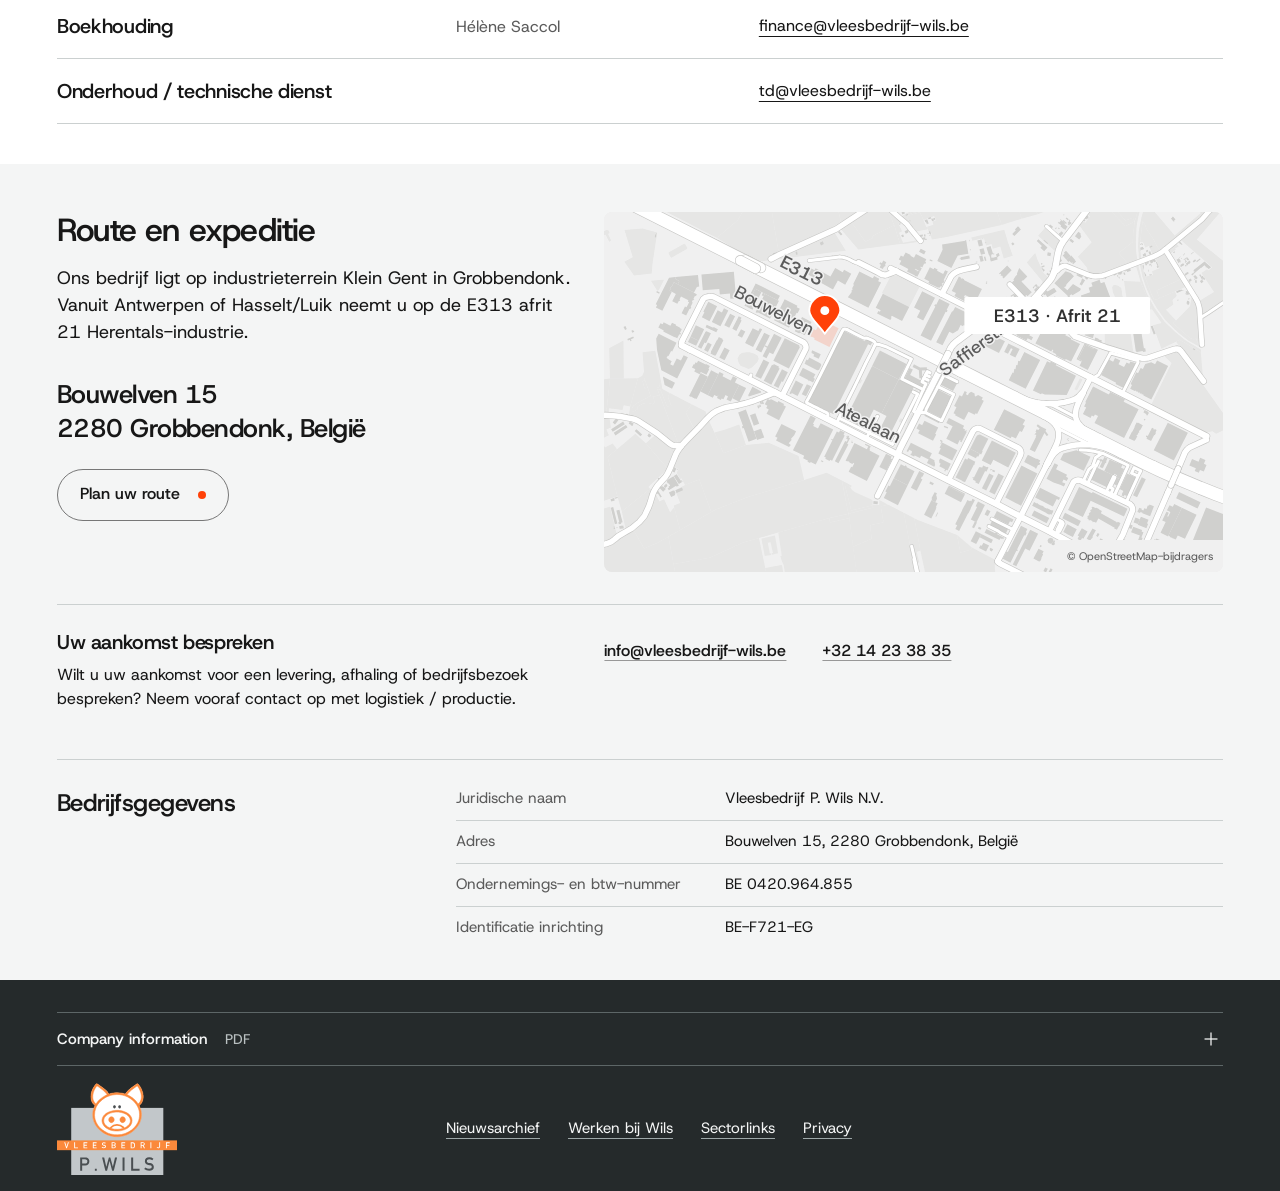
<file: bereikbaarheid.html>
<!doctype html><html lang="nl"><head><meta charset="utf-8"><meta name="viewport" content="width=device-width,initial-scale=1"><meta name="robots" content="noindex,follow"><title>Route en expeditie · P.WILS</title><link rel="canonical" href="contact.html"><script>location.replace("contact.html#contact-route");</script><noscript><meta http-equiv="refresh" content="0;url=contact.html#contact-route"></noscript><style>body{margin:0;padding:48px 24px;font:18px/1.5 system-ui,sans-serif;color:#171717;background:#f4f5f5}main{max-width:48rem;margin:auto}h1{font-size:32px;line-height:1.2}a{color:inherit;text-underline-offset:4px;display:inline-block;padding:12px 0}a:focus-visible{outline:2px solid #171717;outline-offset:4px}</style></head><body><main><h1>Route en expeditie</h1><p>Deze informatie staat op de vernieuwde website.</p><a href="contact.html#contact-route">Ga naar Route en expeditie</a></main></body></html>
</file>
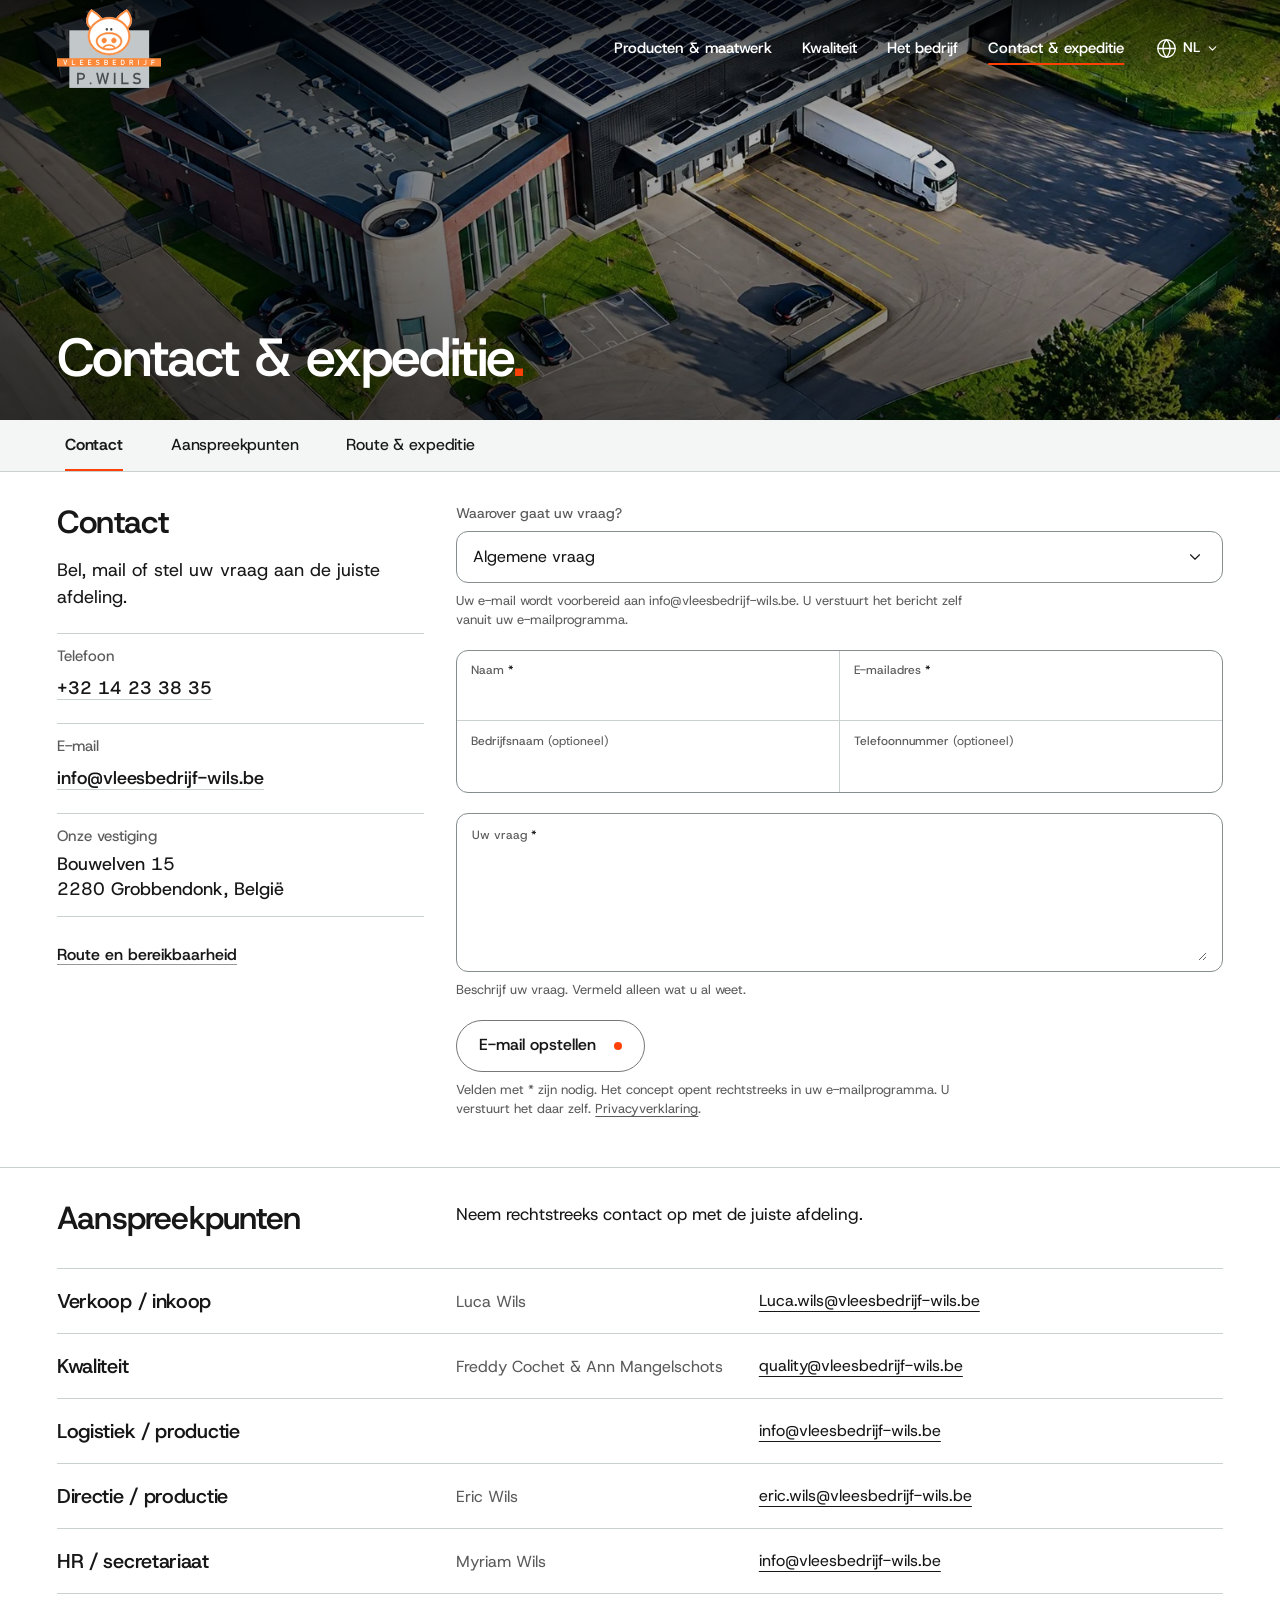
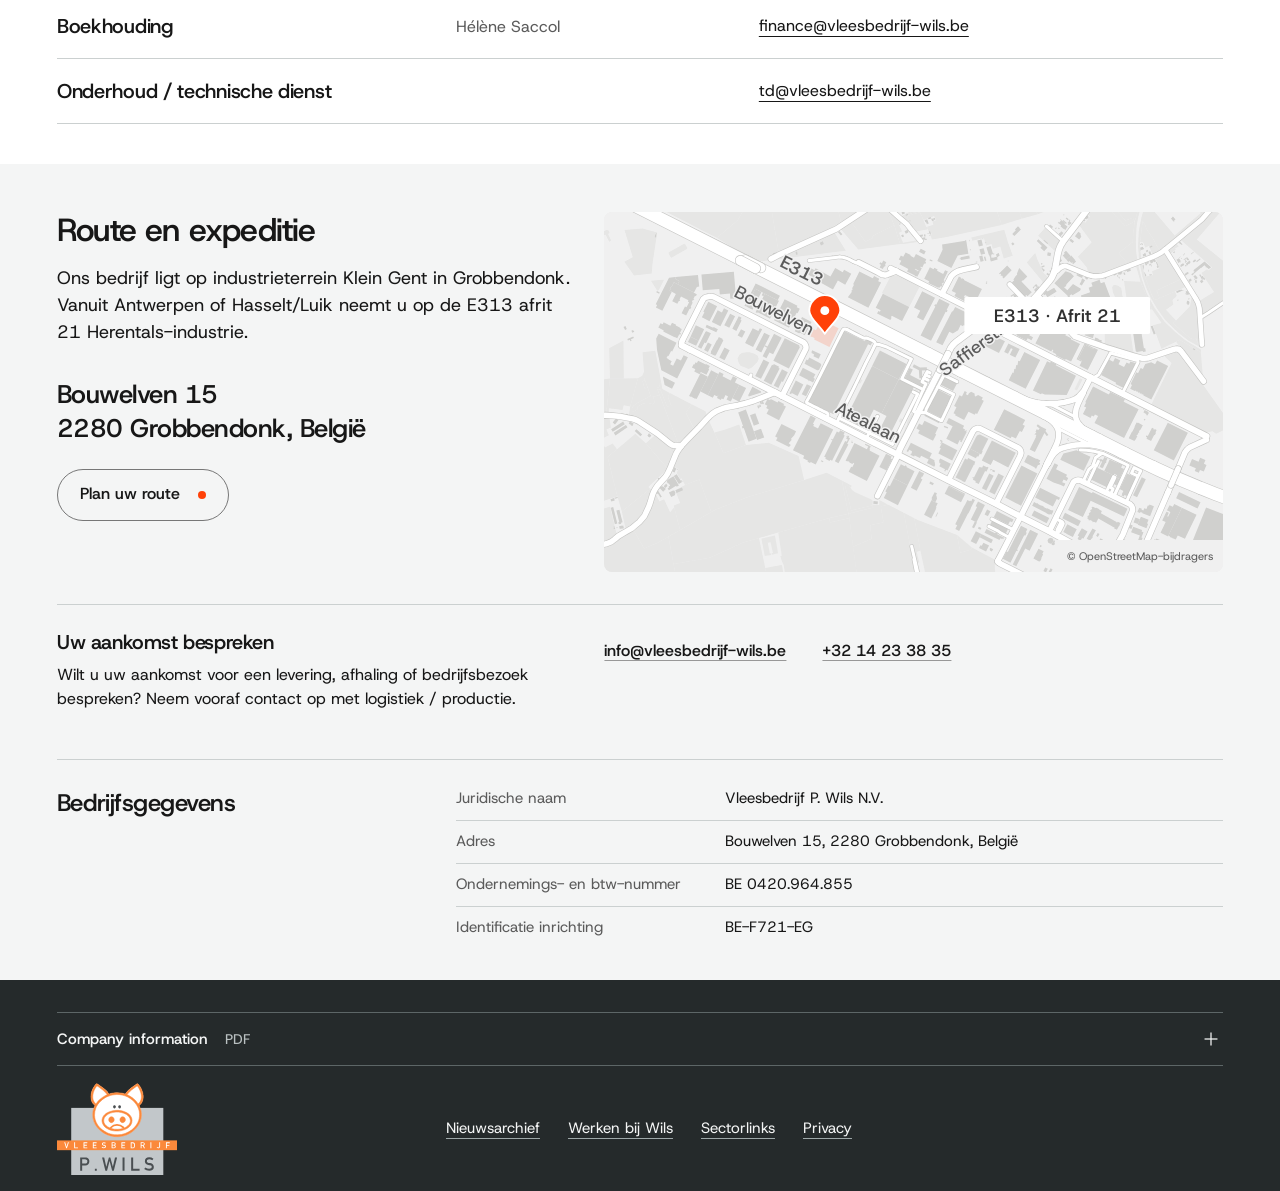
<file: contact.html>
<!doctype html><html lang="nl" data-wils-page="contact"><head><meta charset="utf-8"><meta name="viewport" content="width=device-width,initial-scale=1"><meta name="robots" content="noindex,nofollow"><meta name="color-scheme" content="light"><meta name="description" content="Contact per afdeling, route naar Grobbendonk en een gerichte vraag aan Vleesbedrijf P. Wils."><title>Contact &amp; expeditie · P.WILS</title><link rel="preload" href="assets/fonts/HostGrotesk.ttf" as="font" type="font/ttf" crossorigin><link rel="stylesheet" href="home.css?v=anchor-focus-137"><link rel="stylesheet" href="buttons-footer.css?v=29&amp;r=29-ready"><link rel="stylesheet" href="navigation.css?v=menu-languages-96-local"><link rel="stylesheet" href="site-system.css?v=29&amp;r=29-ready"><link rel="stylesheet" href="contact.css?v=brand-map-66&amp;r=29-ready"><link rel="stylesheet" href="contact-composer.css?v=29&amp;r=29-ready"><link rel="stylesheet" href="page-headers.css?v=32&amp;r=29-ready"><script src="site-system.js?v=english-162" defer></script><script src="page-headers.js?v=scroll-performance-111-local" defer></script><link rel="stylesheet" href="inner-openings.css?v=chapter-navigation-68-final"><link rel="stylesheet" href="contact-opening.css?v=47-ready"><script src="inner-openings.js?v=scroll-performance-111-local" defer></script><link rel="stylesheet" href="refinement.css?v=connected-pages-98-local"><script src="refinement.js?v=fixed-canvas-106-local" defer blocking="render"></script><link rel="stylesheet" href="site-motion.css?v=media-composition-67-ready"><script src="site-motion.js?v=scroll-interrupt-119-local" defer blocking="render"></script><link rel="stylesheet" href="page-cover.css?v=inner-cover-63"><link rel="stylesheet" href="contact-efficiency.css?v=contact-alignment-110-local"><script src="product-data.js?v=client-products-140" defer></script><link rel="stylesheet" href="request-form.css?v=direct-email-138-local"><script src="request-form.js?v=direct-email-138-local" defer></script><link rel="stylesheet" href="palette-system.css?v=section-palette-91-local"><link rel="stylesheet" href="form-controls.css?v=grouped-fields-101-local"><script src="form-enhancements.js?v=grouped-fields-101-local" defer></script><script src="page-transitions.js?v=english-162" blocking="render"></script><link rel="stylesheet" href="page-transitions.css?v=fixed-canvas-106-local"><link rel="stylesheet" href="grid-system.css?v=grid-careers-115-local"><link rel="stylesheet" href="route-tweeluik.css?v=route-title-alignment-127-local"><link rel="stylesheet" href="title-system.css?v=title-system-126-local"><link rel="stylesheet" href="brand-original.css?v=original-brand-143">

  <link rel="alternate" hreflang="nl" href="contact.html">
  <link rel="alternate" hreflang="en" href="en/contact.html">
<link rel="stylesheet" href="language-switch.css?v=164"><script src="language-switch.js?v=163" defer></script>
</head><body data-shared-request="87" data-contact-efficiency="84" data-inner-opening="47" data-site-motion-page="58" class="contact-efficiency-84 inner-opening-47 inner-page has-page-banner has-sticky-chapters grid-system-115" data-sticky-chapters-page="68" data-title-system="126"><div id="top"></div><a class="skip-link" href="#inhoud">Naar de inhoud</a><header class="site-header"><div class="header-inner wrap">
<a class="brand" href="index.html?v=29#intro" aria-label="P.WILS vleesbedrijf, naar home"><img class="brand-dark" src="assets/wils-logo-original-v143.svg?v=original-brand-143" alt="" width="456" height="352"><img class="brand-light" src="assets/wils-logo-original-v143.svg?v=original-brand-143" alt="" width="456" height="352"></a>
<nav class="desktop-nav" aria-label="Hoofdnavigatie"><a class="nav-link" href="producten.html?v=29">Producten &amp; maatwerk</a><a class="nav-link" href="kwaliteit.html?v=29">Kwaliteit</a><a class="nav-link" href="bedrijf.html?v=29">Het bedrijf</a><a class="nav-link" href="contact.html?v=29" aria-current="page">Contact &amp; expeditie</a></nav>
<details class="language-switch" data-language-switch><summary class="language-trigger" aria-label="Taalkeuze, Nederlands"><svg class="language-globe" viewBox="0 0 24 24" fill="none" stroke="currentColor" stroke-width="1.5" stroke-linecap="round" stroke-linejoin="round" aria-hidden="true"><circle cx="12" cy="12" r="10"/><path d="M12 2a14.5 14.5 0 0 0 0 20 14.5 14.5 0 0 0 0-20M2 12h20"/></svg><span>NL</span><svg class="language-chevron" viewBox="0 0 16 16" aria-hidden="true"><path d="m4 6 4 4 4-4"/></svg></summary><div class="language-panel"><nav aria-label="Talen"><ul><li><span class="language-choice" lang="nl" aria-current="true"><span class="language-dot" aria-hidden="true"></span>Nederlands<small aria-hidden="true">NL</small></span></li><li><a href="en/contact.html" data-switch-language="en" lang="en" hreflang="en" aria-describedby="language-switch-status" class="language-choice">English<svg class="language-arrow" viewBox="0 0 16 16" aria-hidden="true"><path d="M3 8h10m-4-4 4 4-4 4"/></svg></a></li></ul></nav><details class="language-documents"><summary lang="en">Other languages (PDF)<svg class="language-chevron" viewBox="0 0 16 16" aria-hidden="true"><path d="m4 6 4 4 4-4"/></svg></summary><ul><li><a href="assets/documents/bedrijfsinformatie-de.pdf" target="_blank" rel="noopener" data-language-pdf="de"><span lang="de">Deutsch</span><span class="sr-only">, bedrijfsinformatie, PDF (opent in een nieuw tabblad)</span></a></li><li><a href="assets/documents/bedrijfsinformatie-fr.pdf" target="_blank" rel="noopener" data-language-pdf="fr"><span lang="fr">Français</span><span class="sr-only">, bedrijfsinformatie, PDF (opent in een nieuw tabblad)</span></a></li><li><a href="assets/documents/bedrijfsinformatie-it.pdf" target="_blank" rel="noopener" data-language-pdf="it"><span lang="it">Italiano</span><span class="sr-only">, bedrijfsinformatie, PDF (opent in een nieuw tabblad)</span></a></li><li><a href="assets/documents/bedrijfsinformatie-pl.pdf" target="_blank" rel="noopener" data-language-pdf="pl"><span lang="pl">Polski</span><span class="sr-only">, bedrijfsinformatie, PDF (opent in een nieuw tabblad)</span></a></li><li><a href="assets/documents/bedrijfsinformatie-ro.pdf" target="_blank" rel="noopener" data-language-pdf="ro"><span lang="ro">Română</span><span class="sr-only">, bedrijfsinformatie, PDF (opent in een nieuw tabblad)</span></a></li><li><a href="assets/documents/bedrijfsinformatie-cs.pdf" target="_blank" rel="noopener" data-language-pdf="cs"><span lang="cs">Čeština</span><span class="sr-only">, bedrijfsinformatie, PDF (opent in een nieuw tabblad)</span></a></li><li><a href="assets/documents/bedrijfsinformatie-sk.pdf" target="_blank" rel="noopener" data-language-pdf="sk"><span lang="sk">Slovenčina</span><span class="sr-only">, bedrijfsinformatie, PDF (opent in een nieuw tabblad)</span></a></li><li><a href="assets/documents/bedrijfsinformatie-bg.pdf" target="_blank" rel="noopener" data-language-pdf="bg"><span lang="bg">Български</span><span class="sr-only">, bedrijfsinformatie, PDF (opent in een nieuw tabblad)</span></a></li></ul></details></div></details>
<button class="menu-toggle" type="button" aria-label="Open navigatie" aria-controls="mobile-menu" aria-expanded="false"><span data-menu-label>Menu</span><svg class="menu-glyph" viewBox="0 0 24 24" fill="none" aria-hidden="true"><path d="M4 8h16M4 16h16" stroke="currentColor" stroke-width="1.5"/></svg></button></div>
<nav class="mobile-menu" id="mobile-menu" aria-label="Mobiele hoofdnavigatie" hidden><a class="nav-link" href="producten.html?v=29">Producten &amp; maatwerk</a><a class="nav-link" href="kwaliteit.html?v=29">Kwaliteit</a><a class="nav-link" href="bedrijf.html?v=29">Het bedrijf</a><a class="nav-link" href="contact.html?v=29" aria-current="page">Contact &amp; expeditie</a><div class="mobile-language" role="group" aria-label="Languages" lang="en">
<div class="mobile-language-row"><span class="mobile-language-icon" aria-hidden="true"><svg class="language-globe" viewBox="0 0 24 24" fill="none" stroke="currentColor" stroke-width="1.5" stroke-linecap="round" stroke-linejoin="round" aria-hidden="true" focusable="false"><circle cx="12" cy="12" r="10"/><path d="M12 2a14.5 14.5 0 0 0 0 20 14.5 14.5 0 0 0 0-20M2 12h20"/></svg></span><div class="mobile-language-options"><span aria-current="true" lang="nl" aria-label="Nederlands">NL</span><a href="en/contact.html" data-switch-language="en" lang="en" hreflang="en" aria-describedby="language-switch-status" aria-label="English">ENG</a></div></div><details class="language-documents"><summary lang="en">Other languages (PDF)<svg class="language-chevron" viewBox="0 0 16 16" aria-hidden="true"><path d="m4 6 4 4 4-4"/></svg></summary><ul><li><a href="assets/documents/bedrijfsinformatie-de.pdf" target="_blank" rel="noopener" data-language-pdf="de"><span lang="de">Deutsch</span><span class="sr-only">, bedrijfsinformatie, PDF (opent in een nieuw tabblad)</span></a></li><li><a href="assets/documents/bedrijfsinformatie-fr.pdf" target="_blank" rel="noopener" data-language-pdf="fr"><span lang="fr">Français</span><span class="sr-only">, bedrijfsinformatie, PDF (opent in een nieuw tabblad)</span></a></li><li><a href="assets/documents/bedrijfsinformatie-it.pdf" target="_blank" rel="noopener" data-language-pdf="it"><span lang="it">Italiano</span><span class="sr-only">, bedrijfsinformatie, PDF (opent in een nieuw tabblad)</span></a></li><li><a href="assets/documents/bedrijfsinformatie-pl.pdf" target="_blank" rel="noopener" data-language-pdf="pl"><span lang="pl">Polski</span><span class="sr-only">, bedrijfsinformatie, PDF (opent in een nieuw tabblad)</span></a></li><li><a href="assets/documents/bedrijfsinformatie-ro.pdf" target="_blank" rel="noopener" data-language-pdf="ro"><span lang="ro">Română</span><span class="sr-only">, bedrijfsinformatie, PDF (opent in een nieuw tabblad)</span></a></li><li><a href="assets/documents/bedrijfsinformatie-cs.pdf" target="_blank" rel="noopener" data-language-pdf="cs"><span lang="cs">Čeština</span><span class="sr-only">, bedrijfsinformatie, PDF (opent in een nieuw tabblad)</span></a></li><li><a href="assets/documents/bedrijfsinformatie-sk.pdf" target="_blank" rel="noopener" data-language-pdf="sk"><span lang="sk">Slovenčina</span><span class="sr-only">, bedrijfsinformatie, PDF (opent in een nieuw tabblad)</span></a></li><li><a href="assets/documents/bedrijfsinformatie-bg.pdf" target="_blank" rel="noopener" data-language-pdf="bg"><span lang="bg">Български</span><span class="sr-only">, bedrijfsinformatie, PDF (opent in een nieuw tabblad)</span></a></li></ul></details></div></nav></header><p class="language-switch-status" id="language-switch-status" role="status"></p><main id="inhoud" class="contact-page"><div class="page-cover-stage" data-page-cover><section class="page-banner page-banner--contact" id="contact-algemeen" aria-labelledby="contact-title" data-page-hero data-hero-parallax>
<div class="page-transition-media" data-transition-media><div class="page-banner-media"><img src="assets/page-headers/contact.jpg" alt="De Wils-vestiging en laadzone in Grobbendonk" width="1600" height="900" fetchpriority="high" decoding="async"></div>
<div class="page-banner-shade" aria-hidden="true"></div></div><div class="page-wrap page-banner-content"><h1 class="page-banner-title" id="contact-title"><span class="page-banner-title-mask"><span data-banner-title>Contact &amp; expeditie<span class="brand-period">.</span></span></span></h1></div></section></div><div class="page-content-sheet" data-page-sheet><div class="page-chapters" data-sticky-chapters="68"><nav class="page-wrap page-chapters-inner" data-page-chapters aria-label="Op deze pagina"><a href="#vraag" aria-label="Contact" aria-current="location"><span class="chapter-label-full" data-label="Contact" aria-hidden="true">Contact</span><span class="chapter-label-compact" data-label="Contact" aria-hidden="true">Contact</span></a><a href="#contact-afdelingen" aria-label="Aanspreekpunten"><span class="chapter-label-full" data-label="Aanspreekpunten" aria-hidden="true">Aanspreekpunten</span><span class="chapter-label-compact" data-label="Aanspreekpunten" aria-hidden="true">Aanspreekpunten</span></a><a href="#contact-route" aria-label="Route &amp; expeditie"><span class="chapter-label-full" data-label="Route &amp; expeditie" aria-hidden="true">Route &amp; expeditie</span><span class="chapter-label-compact" data-label="Route &amp; expeditie" aria-hidden="true">Route &amp; expeditie</span></a></nav></div>
<section class="contact-primary chapter" id="vraag" aria-labelledby="request-heading" data-chapter-section><div class="page-wrap"><div class="contact-task-layout"><div class="contact-primary-intro" data-opening-group><h2 id="request-heading" data-site-motion="heading" data-title-role="section" data-title-flow="stack">Contact</h2><p data-site-motion="body">Bel, mail of stel uw vraag aan de juiste afdeling.</p><div class="contact-direct" data-site-motion="sequence"><div><h3>Telefoon</h3><a href="tel:+3214233835">+32 14 23 38 35</a></div><div><h3>E-mail</h3><a href="mailto:info@vleesbedrijf-wils.be">info@vleesbedrijf-wils.be</a></div><div><h3>Onze vestiging</h3><address>Bouwelven 15<br>2280 Grobbendonk, België</address></div></div><a class="text-link" href="#contact-route">Route en bereikbaarheid</a></div><div class="contact-simple"><noscript><p class="request-fallback">Voor het formulier is JavaScript nodig. Mail naar <a href="mailto:info@vleesbedrijf-wils.be">info@vleesbedrijf-wils.be</a> of bel <a href="tel:+3214233835">+32 14 23 38 35</a>.</p><style>#request-form{display:none}</style></noscript><form id="request-form" data-request-form="87" data-request-mode="contact" novalidate aria-label="Uw vraag aan Wils" data-form-style="grouped-fields-101"><div id="request-error-summary" class="request-error-summary" role="alert" tabindex="-1" hidden></div><fieldset id="request-controls" disabled><legend class="sr-only">Uw vraag en contactgegevens</legend><div id="request-topic-field" class="request-field"><label for="request-department">Waarover gaat uw vraag?</label><select id="request-department" name="afdeling" aria-describedby="request-recipient-hint"><option value="algemeen" selected>Algemene vraag</option><option value="verkoop">Producten, offerte of maatwerk</option><option value="kwaliteit">Kwaliteit / documentatie</option><option value="logistiek">Logistiek / productie</option><option value="directie">Directie</option><option value="hr">Werken bij Wils / HR</option><option value="boekhouding">Boekhouding</option><option value="techniek">Technische dienst</option></select><p class="field-help" id="request-recipient-hint">Kies het onderwerp van uw vraag.</p></div><fieldset id="request-product-fields" hidden disabled><legend class="sr-only">Productgegevens</legend><section id="request-context" class="request-context" aria-labelledby="request-context-title" hidden><h3 id="request-context-title">Producten bij uw vraag</h3><ul id="request-context-list"></ul></section><details class="request-disclosure" id="request-products" open><summary><span>Producten kiezen <small>(optioneel)</small></span><span class="request-plus" aria-hidden="true"></span></summary><div class="request-product-options"><fieldset class="product-options-group"><legend>Kopvlees</legend><label class="request-option" for="request-product-kopvlees"><input id="request-product-kopvlees" type="checkbox" name="product" value="kopvlees" data-product-name="Varkenskopvlees met kinnebak" data-product-short-name="Kopvlees met kinnebak" data-product-code="1110 / 1115"><span>Kopvlees met kinnebak<small>1110 / 1115</small></span></label></fieldset><fieldset class="product-options-group"><legend>Slaapvlees</legend><label class="request-option" for="request-product-slaapvlees"><input id="request-product-slaapvlees" type="checkbox" name="product" value="slaapvlees" data-product-name="Varkensslaapvlees" data-product-short-name="Slaapvlees" data-product-code="1130 / 1135"><span>Slaapvlees<small>1130 / 1135</small></span></label></fieldset><fieldset class="product-options-group"><legend>Buitenkaken</legend><label class="request-option" for="request-product-wangetjes"><input id="request-product-wangetjes" type="checkbox" name="product" value="wangetjes" data-product-name="Varkensbuitenkaken" data-product-short-name="Buitenkaken" data-product-code="1140 / 1145"><span>Buitenkaken<small>1140 / 1145</small></span></label></fieldset><fieldset class="product-options-group"><legend>Maskers</legend><label class="request-option" for="request-product-masker-met-zwoerd"><input id="request-product-masker-met-zwoerd" type="checkbox" name="product" value="masker-met-zwoerd" data-product-name="Varkensmaskers met zwoerd" data-product-short-name="Maskers met zwoerd" data-product-code="1190 / 1195"><span>Maskers met zwoerd<small>1190 / 1195</small></span></label><label class="request-option" for="request-product-klein-masker-met-zwoerd"><input id="request-product-klein-masker-met-zwoerd" type="checkbox" name="product" value="klein-masker-met-zwoerd" data-product-name="Kleine varkensmaskers met zwoerd" data-product-short-name="Kleine maskers met zwoerd" data-product-code="1220 / 1225"><span>Kleine maskers met zwoerd<small>1220 / 1225</small></span></label><label class="request-option" for="request-product-masker-zonder-zwoerd"><input id="request-product-masker-zonder-zwoerd" type="checkbox" name="product" value="masker-zonder-zwoerd" data-product-name="Varkensmaskers zonder zwoerd" data-product-short-name="Maskers zonder zwoerd" data-product-code="1170 / 1175"><span>Maskers zonder zwoerd<small>1170 / 1175</small></span></label></fieldset><fieldset class="product-options-group"><legend>Snuiten</legend><label class="request-option" for="request-product-snuiten"><input id="request-product-snuiten" type="checkbox" name="product" value="snuiten" data-product-name="Varkenssnuiten" data-product-short-name="Snuiten" data-product-code="1300 / 1305"><span>Snuiten<small>1300 / 1305</small></span></label><label class="request-option" for="request-product-snuiten-met-bot"><input id="request-product-snuiten-met-bot" type="checkbox" name="product" value="snuiten-met-bot" data-product-name="Varkenssnuiten met bot" data-product-short-name="Snuiten met bot" data-product-code="1350"><span>Snuiten met bot<small>1350</small></span></label></fieldset><fieldset class="product-options-group"><legend>Oren</legend><label class="request-option" for="request-product-hele-oren"><input id="request-product-hele-oren" type="checkbox" name="product" value="hele-oren" data-product-name="Hele varkensoren" data-product-short-name="Hele oren" data-product-code="1310"><span>Hele oren<small>1310</small></span></label><label class="request-option" for="request-product-oorflappen"><input id="request-product-oorflappen" type="checkbox" name="product" value="oorflappen" data-product-name="Varkensoorflappen" data-product-short-name="Oorflappen" data-product-code="1340"><span>Oorflappen<small>1340</small></span></label></fieldset><fieldset class="product-options-group"><legend>Zwoerd</legend><label class="request-option" for="request-product-kopzwoerd"><input id="request-product-kopzwoerd" type="checkbox" name="product" value="kopzwoerd" data-product-name="Varkenskopzwoerd" data-product-short-name="Kopzwoerd" data-product-code="1200 / 1205"><span>Kopzwoerd<small>1200 / 1205</small></span></label></fieldset><fieldset class="product-options-group"><legend>Schedels</legend><label class="request-option" for="request-product-varkensschedels"><input id="request-product-varkensschedels" type="checkbox" name="product" value="varkensschedels" data-product-name="Varkensschedels" data-product-short-name="Varkensschedels" data-product-code="1500PH"><span>Varkensschedels<small>1500PH</small></span></label></fieldset><fieldset class="product-options-group"><legend>Kin</legend><label class="request-option" for="request-product-onderlip"><input id="request-product-onderlip" type="checkbox" name="product" value="onderlip" data-product-name="Varkensonderlip / kin" data-product-short-name="Onderlip / kin" data-product-code="1360"><span>Onderlip / kin<small>1360</small></span></label></fieldset></div></details><details class="request-disclosure" id="request-specifications"><summary><span>Specificatie en levering <small>(optioneel)</small></span><span class="request-plus" aria-hidden="true"></span></summary><div class="request-fields-grid"><div class="request-field"><label for="request-cut">Snit of samenstelling <span class="request-optional">(optioneel)</span></label><input id="request-cut" name="cut" type="text" maxlength="160" aria-describedby="request-cut-error"><p class="field-error" id="request-cut-error" hidden></p></div><div class="request-field"><label for="request-fat">Gewenst vetgehalte <span class="request-optional">(optioneel)</span></label><input id="request-fat" name="fat" type="text" maxlength="160" aria-describedby="request-fat-error"><p class="field-error" id="request-fat-error" hidden></p></div><div class="request-field"><label for="request-packaging">Verpakking en gewicht <span class="request-optional">(optioneel)</span></label><input id="request-packaging" name="packaging" type="text" maxlength="160" aria-describedby="request-packaging-error"><p class="field-error" id="request-packaging-error" hidden></p></div><div class="request-field"><label for="request-state">Vers of bevroren <span class="request-optional">(optioneel)</span></label><select id="request-state" name="state" aria-describedby="request-state-error"><option value="">Nog af te stemmen</option><option value="Vers">Vers</option><option value="Bevroren">Bevroren</option></select><p class="field-error" id="request-state-error" hidden></p></div><div class="request-field"><label for="request-quantity">Hoeveelheid of frequentie <span class="request-optional">(optioneel)</span></label><input id="request-quantity" name="quantity" type="text" maxlength="160" aria-describedby="request-quantity-error"><p class="field-error" id="request-quantity-error" hidden></p></div><div class="request-field"><label for="request-timing">Gewenste timing <span class="request-optional">(optioneel)</span></label><input id="request-timing" name="timing" type="text" maxlength="160" aria-describedby="request-timing-error"><p class="field-error" id="request-timing-error" hidden></p></div></div></details></fieldset><div class="request-fields-grid"><div class="request-contact-group"><div class="request-field"><label for="request-name">Naam <span aria-hidden="true">*</span></label><input id="request-name" name="name" type="text" maxlength="160" required autocomplete="name" aria-describedby="request-name-error"><p class="field-error" id="request-name-error" hidden></p></div><div class="request-field"><label for="request-email">E-mailadres <span aria-hidden="true">*</span></label><input id="request-email" name="email" type="email" maxlength="160" required autocomplete="email" aria-describedby="request-email-error"><p class="field-error" id="request-email-error" hidden></p></div><div class="request-field"><label for="request-company">Bedrijfsnaam <span class="request-optional">(optioneel)</span></label><input id="request-company" name="company" type="text" maxlength="160" autocomplete="organization" aria-describedby="request-company-error"><p class="field-error" id="request-company-error" hidden></p></div><div class="request-field"><label for="request-phone">Telefoonnummer <span class="request-optional">(optioneel)</span></label><input id="request-phone" name="phone" type="tel" maxlength="160" autocomplete="tel" aria-describedby="request-phone-error"><p class="field-error" id="request-phone-error" hidden></p></div></div><div class="request-field request-wide"><div class="request-message-panel"><label for="request-message">Uw vraag <span aria-hidden="true">*</span></label><textarea id="request-message" name="bericht" rows="5" maxlength="6000" required aria-describedby="request-message-error request-message-help"></textarea></div><p class="field-help" id="request-message-help">Beschrijf uw vraag. Vermeld alleen wat u al weet.</p><p class="field-error" id="request-message-error" hidden></p></div></div><div class="request-submit"><button class="action-primary action" type="submit"><span class="action-label">E-mail opstellen</span><span class="action-dot" aria-hidden="true"></span></button><p class="field-help">Velden met * zijn nodig. Het concept opent rechtstreeks in uw e-mailprogramma. U verstuurt het daar zelf. <a href="privacy.html">Privacyverklaring</a>.</p></div></fieldset><p id="request-action-status" role="status" aria-live="polite"></p><details id="request-email-help" class="request-disclosure" hidden><summary><span>Opent uw e-mailprogramma niet?</span><span class="request-plus" aria-hidden="true"></span></summary><div><p class="field-help">Open het concept opnieuw, of kopieer de volledige tekst naar een e-mail aan <a id="request-email-recipient" href="mailto:info@vleesbedrijf-wils.be">info@vleesbedrijf-wils.be</a>.</p><div class="review-actions"><a class="text-link" id="request-open-email" href="mailto:info@vleesbedrijf-wils.be">Open e-mailconcept</a><button type="button" class="text-link" id="request-copy">Kopieer bericht</button><button type="button" class="text-link" id="request-download">Download tekstbestand</button></div><p id="request-fallback-status" role="status" aria-live="polite"></p><label for="request-email-text">Volledige berichttekst</label><textarea id="request-email-text" rows="9" readonly></textarea></div></details></form></div></div></div></section>
<section class="chapter contact-directory" id="contact-afdelingen" aria-labelledby="directory-heading" data-chapter-section><div class="page-wrap"><div class="chapter-head contact-directory-head" data-opening-group data-title-group="section"><h2 id="directory-heading" data-site-motion="heading" data-title-role="section">Aanspreekpunten</h2><div class="contact-directory-introduction"><p data-site-motion="body">Neem rechtstreeks contact op met de juiste afdeling.</p></div></div><div class="department-register" data-site-motion="sequence"><article class="department-row"><h3>Verkoop / inkoop</h3><p>Luca Wils</p><a href="mailto:Luca.wils@vleesbedrijf-wils.be">Luca.wils@vleesbedrijf-wils.be</a></article><article class="department-row"><h3>Kwaliteit</h3><p>Freddy Cochet &amp; Ann Mangelschots</p><a href="mailto:quality@vleesbedrijf-wils.be">quality@vleesbedrijf-wils.be</a></article><article class="department-row"><h3>Logistiek / productie</h3><p></p><a href="mailto:info@vleesbedrijf-wils.be">info@vleesbedrijf-wils.be</a></article><article class="department-row"><h3>Directie / productie</h3><p>Eric Wils</p><a href="mailto:eric.wils@vleesbedrijf-wils.be">eric.wils@vleesbedrijf-wils.be</a></article><article class="department-row"><h3>HR / secretariaat</h3><p>Myriam Wils</p><a href="mailto:info@vleesbedrijf-wils.be">info@vleesbedrijf-wils.be</a></article><article class="department-row"><h3>Boekhouding</h3><p>Hélène Saccol</p><a href="mailto:finance@vleesbedrijf-wils.be">finance@vleesbedrijf-wils.be</a></article><article class="department-row"><h3>Onderhoud / technische dienst</h3><p></p><a href="mailto:td@vleesbedrijf-wils.be">td@vleesbedrijf-wils.be</a></article></div></div></section>
<section class="chapter contact-route route-tweeluik-124" id="contact-route" aria-labelledby="route-heading" data-chapter-section data-route-layout="124"><div class="page-wrap"><div class="route-tweeluik-main"><div class="route-tweeluik-copy"><div class="route-tweeluik-heading" data-opening-group data-title-group="section"><h2 id="route-heading" data-site-motion="heading" data-title-role="section">Route en expeditie</h2></div><p data-site-motion="body">Ons bedrijf ligt op industrieterrein Klein Gent in Grobbendonk. Vanuit Antwerpen of Hasselt/Luik neemt u op de E313 afrit 21 Herentals-industrie.</p><div class="route-destination" data-site-motion="body"><address>Bouwelven 15<br>2280 Grobbendonk, België</address><a class="action-primary action" href="https://www.google.com/maps/dir/?api=1&amp;destination=Bouwelven+15%2C+2280+Grobbendonk%2C+Belgium" target="_blank" rel="noopener noreferrer" aria-label="Plan uw route in Google Maps (opent in een nieuw tabblad)"><span class="action-label">Plan uw route</span><span class="action-dot" aria-hidden="true"></span><span class="sr-only"> (opent in een nieuw tabblad)</span></a></div></div><figure class="route-map route-map--brand"><div class="route-map-frame"><a class="route-map-link" href="https://www.google.com/maps/dir/?api=1&amp;destination=Bouwelven+15%2C+2280+Grobbendonk%2C+Belgium" target="_blank" rel="noopener noreferrer" aria-label="Plan uw route naar P. Wils, Bouwelven 15 in Grobbendonk, in Google Maps (opent in een nieuw tabblad)"><picture><source media="(min-width:901px) and (max-width:1100px)" srcset="assets/route/wils-straten-tablet.svg?v=balance-103-local"><source media="(max-width:600px)" srcset="assets/route/wils-straten-mobile.svg?v=balance-103-local"><img src="assets/route/wils-straten-desktop.svg?v=balance-103-local" alt="Locatie van P. Wils aan Bouwelven 15 in Grobbendonk. Het gebouw is lichtoranje gemarkeerd met een oranje locatiepin. De kaart toont E313, afrit 21." width="1200" height="600" loading="lazy" decoding="async"></picture></a><a class="route-map-attribution" href="https://www.openstreetmap.org/copyright" target="_blank" rel="noopener noreferrer">© OpenStreetMap-bijdragers<span class="sr-only"> (opent in een nieuw tabblad)</span></a></div></figure></div><div class="route-expedition"><div class="route-expedition-copy" data-site-motion="body"><h3>Uw aankomst bespreken</h3><p>Wilt u uw aankomst voor een levering, afhaling of bedrijfsbezoek bespreken? Neem vooraf contact op met logistiek / productie.</p></div><div class="route-expedition-links" data-site-motion="body"><a class="text-link" href="mailto:info@vleesbedrijf-wils.be">info@vleesbedrijf-wils.be</a><a class="text-link" href="tel:+3214233835">+32 14 23 38 35</a></div></div></div></section>

<section class="page-wrap contact-company-data" id="bedrijfsgegevens"><div class="company-data-grid"><h2 data-site-motion="heading" data-title-role="subsection">Bedrijfsgegevens</h2><dl data-site-motion="body"><div><dt>Juridische naam</dt><dd>Vleesbedrijf P. Wils N.V.</dd></div><div><dt>Adres</dt><dd>Bouwelven 15, 2280 Grobbendonk, België</dd></div><div><dt>Ondernemings- en btw-nummer</dt><dd>BE 0420.964.855</dd></div><div><dt>Identificatie inrichting</dt><dd>BE-F721-EG</dd></div></dl></div><span id="contact-secundaire-gegevens" aria-hidden="true"></span></section></div></main><section class="closing-chapter" id="site-contact" data-sheet aria-labelledby="contact-title">
    <div class="chapter-frame">
    <div class="wrap closing-inner">
      <footer class="site-footer">
        <details class="footer-documents"><summary><span id="footer-documents-title" lang="en">Company information <span class="footer-document-type">PDF</span></span><span class="disclosure-mark"><svg class="" viewBox="0 0 24 24" fill="none" aria-hidden="true" focusable="false"><g stroke="currentColor" stroke-width="1.5" stroke-linecap="square" stroke-linejoin="miter"><path d="M5 12h14"/><path class="plus-stem" d="M12 5v14"/></g></svg></span></summary><nav class="language-pdf-grid" aria-labelledby="footer-documents-title"><a href="assets/documents/bedrijfsinformatie-de.pdf" target="_blank" rel="noopener" data-language-pdf="de"><span lang="de">Deutsch</span><span class="sr-only">, bedrijfsinformatie, PDF (opent in een nieuw tabblad)</span></a><a href="assets/documents/bedrijfsinformatie-fr.pdf" target="_blank" rel="noopener" data-language-pdf="fr"><span lang="fr">Français</span><span class="sr-only">, bedrijfsinformatie, PDF (opent in een nieuw tabblad)</span></a><a href="assets/documents/bedrijfsinformatie-it.pdf" target="_blank" rel="noopener" data-language-pdf="it"><span lang="it">Italiano</span><span class="sr-only">, bedrijfsinformatie, PDF (opent in een nieuw tabblad)</span></a><a href="assets/documents/bedrijfsinformatie-pl.pdf" target="_blank" rel="noopener" data-language-pdf="pl"><span lang="pl">Polski</span><span class="sr-only">, bedrijfsinformatie, PDF (opent in een nieuw tabblad)</span></a><a href="assets/documents/bedrijfsinformatie-ro.pdf" target="_blank" rel="noopener" data-language-pdf="ro"><span lang="ro">Română</span><span class="sr-only">, bedrijfsinformatie, PDF (opent in een nieuw tabblad)</span></a><a href="assets/documents/bedrijfsinformatie-cs.pdf" target="_blank" rel="noopener" data-language-pdf="cs"><span lang="cs">Čeština</span><span class="sr-only">, bedrijfsinformatie, PDF (opent in een nieuw tabblad)</span></a><a href="assets/documents/bedrijfsinformatie-sk.pdf" target="_blank" rel="noopener" data-language-pdf="sk"><span lang="sk">Slovenčina</span><span class="sr-only">, bedrijfsinformatie, PDF (opent in een nieuw tabblad)</span></a><a href="assets/documents/bedrijfsinformatie-bg.pdf" target="_blank" rel="noopener" data-language-pdf="bg"><span lang="bg">Български</span><span class="sr-only">, bedrijfsinformatie, PDF (opent in een nieuw tabblad)</span></a></nav></details>
        <div class="footer-utility"><div class="footer-brand"><a href="index.html?v=29#intro" aria-label="P.WILS vleesbedrijf - naar boven"><img src="assets/wils-logo-original-v143.svg?v=original-brand-143" alt="" width="456" height="352"></a></div><nav class="footer-nav" aria-label="Meer bij Wils" data-site-motion="body"><a href="bedrijf.html#nieuws">Nieuwsarchief</a><a href="bedrijf.html#werken-bij-wils">Werken bij Wils</a><a href="sector.html">Sectorlinks</a><a href="privacy.html">Privacy</a></nav><p class="footer-bottom" data-site-motion="body">© 2026 P.WILS vleesbedrijf</p></div>
      </footer>
    </div>
    </div>
  </section></body></html>
</file>
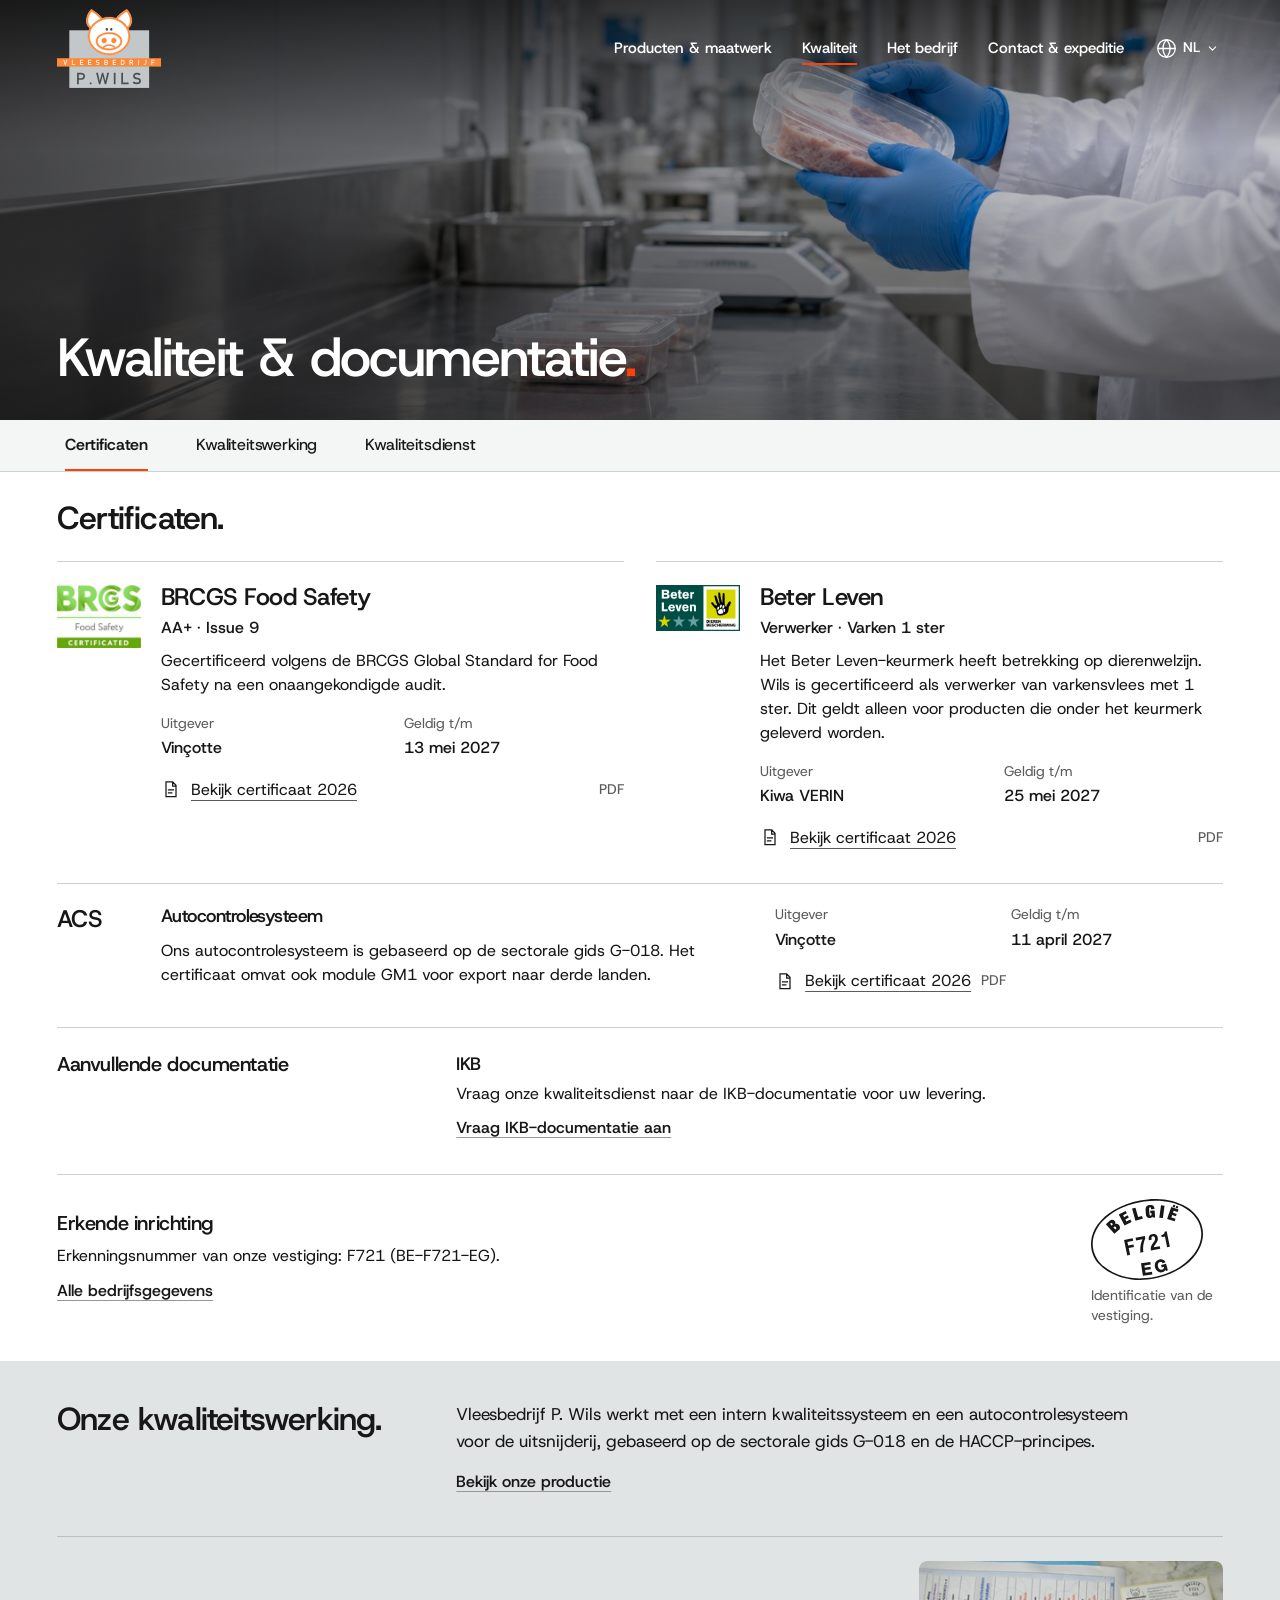
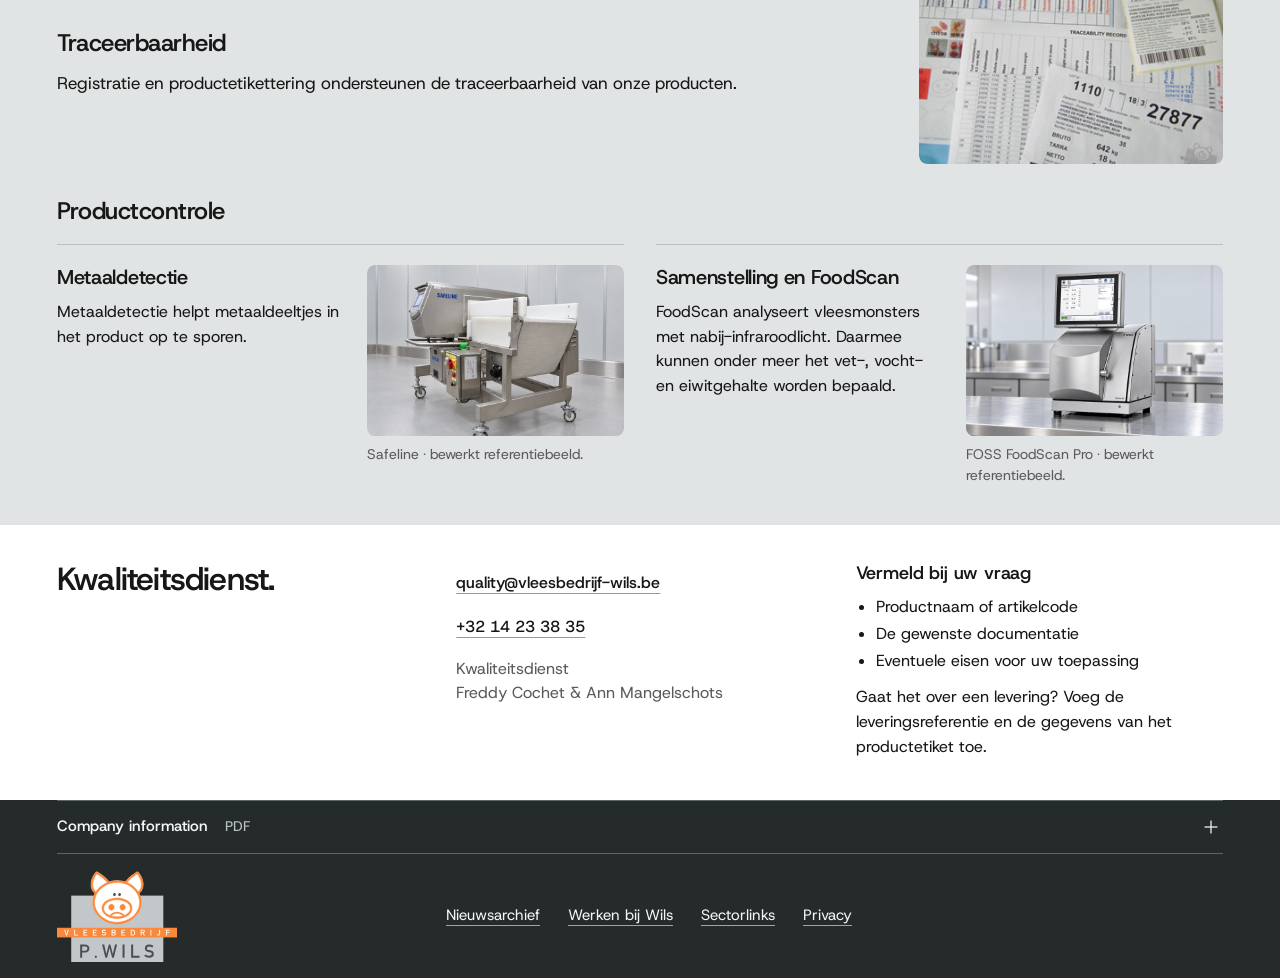
<file: kwaliteit.html>
<!doctype html><html lang="nl" data-wils-page="quality"><head><meta charset="utf-8"><meta name="viewport" content="width=device-width,initial-scale=1"><meta name="robots" content="noindex,nofollow"><meta name="color-scheme" content="light"><meta name="description" content="Gepubliceerde kwaliteitsdocumenten, productinformatie en rechtstreeks contact met de kwaliteitsdienst van P.WILS."><title>Kwaliteit &amp; documentatie · P.WILS</title><link rel="preload" href="assets/fonts/HostGrotesk.ttf" as="font" type="font/ttf" crossorigin><link rel="stylesheet" href="home.css?v=anchor-focus-137"><link rel="stylesheet" href="buttons-footer.css?v=29&amp;r=29-ready"><link rel="stylesheet" href="navigation.css?v=menu-languages-96-local"><link rel="stylesheet" href="site-system.css?v=29&amp;r=29-ready"><link rel="stylesheet" href="kwaliteit.css?v=equipment-31-ready&amp;r=29-ready"><link rel="stylesheet" href="page-headers.css?v=129"><script src="site-system.js?v=english-162" defer></script><script src="page-headers.js?v=scroll-performance-111-local" defer></script><link rel="stylesheet" href="inner-openings.css?v=chapter-navigation-68-final"><link rel="stylesheet" href="quality-opening.css?v=47-ready"><script src="inner-openings.js?v=scroll-performance-111-local" defer></script><link rel="stylesheet" href="refinement.css?v=connected-pages-98-local"><script src="refinement.js?v=fixed-canvas-106-local" defer blocking="render"></script><link rel="stylesheet" href="site-motion.css?v=media-composition-67-ready"><script src="site-motion.js?v=scroll-interrupt-119-local" defer blocking="render"></script><link rel="stylesheet" href="page-cover.css?v=inner-cover-63"><link rel="stylesheet" href="pagequality.css?v=content-efficiency-71-ready"><link rel="stylesheet" href="industrial-imagery.css?v=industrial-imagery-72-ready"><link rel="stylesheet" href="quality-structure.css?v=quality-structure-81-ready"><link rel="stylesheet" href="palette-system.css?v=section-palette-91-local"><script src="page-transitions.js?v=english-162" blocking="render"></script><link rel="stylesheet" href="page-transitions.css?v=fixed-canvas-106-local"><link rel="stylesheet" href="quality-copy.css?v=quality-copy-109-local"><link rel="stylesheet" href="grid-system.css?v=grid-careers-115-local"><link rel="stylesheet" href="title-system.css?v=title-system-126-local"><link rel="stylesheet" href="brand-original.css?v=original-brand-143">

  <link rel="alternate" hreflang="nl" href="kwaliteit.html">
  <link rel="alternate" hreflang="en" href="en/kwaliteit.html">
<link rel="stylesheet" href="language-switch.css?v=164"><script src="language-switch.js?v=163" defer></script>
</head><body data-quality-copy="109" data-quality-structure="81" data-industrial-imagery="72" data-quality-content="71" data-inner-opening="47" data-site-motion-page="58" class="quality-structure-81 quality-content-71 inner-opening-47 inner-page has-page-banner has-sticky-chapters grid-system-115" data-sticky-chapters-page="68" data-title-system="126"><div id="top"></div><a class="skip-link" href="#inhoud">Naar de inhoud</a><header class="site-header"><div class="header-inner wrap">
<a class="brand" href="index.html?v=29#intro" aria-label="P.WILS vleesbedrijf, naar home"><img class="brand-dark" src="assets/wils-logo-original-v143.svg?v=original-brand-143" alt="" width="456" height="352"><img class="brand-light" src="assets/wils-logo-original-v143.svg?v=original-brand-143" alt="" width="456" height="352"></a>
<nav class="desktop-nav" aria-label="Hoofdnavigatie"><a class="nav-link" href="producten.html?v=29">Producten &amp; maatwerk</a><a class="nav-link" href="kwaliteit.html?v=29" aria-current="page">Kwaliteit</a><a class="nav-link" href="bedrijf.html?v=29">Het bedrijf</a><a class="nav-link" href="contact.html?v=29">Contact &amp; expeditie</a></nav>
<details class="language-switch" data-language-switch><summary class="language-trigger" aria-label="Taalkeuze, Nederlands"><svg class="language-globe" viewBox="0 0 24 24" fill="none" stroke="currentColor" stroke-width="1.5" stroke-linecap="round" stroke-linejoin="round" aria-hidden="true"><circle cx="12" cy="12" r="10"/><path d="M12 2a14.5 14.5 0 0 0 0 20 14.5 14.5 0 0 0 0-20M2 12h20"/></svg><span>NL</span><svg class="language-chevron" viewBox="0 0 16 16" aria-hidden="true"><path d="m4 6 4 4 4-4"/></svg></summary><div class="language-panel"><nav aria-label="Talen"><ul><li><span class="language-choice" lang="nl" aria-current="true"><span class="language-dot" aria-hidden="true"></span>Nederlands<small aria-hidden="true">NL</small></span></li><li><a href="en/kwaliteit.html" data-switch-language="en" lang="en" hreflang="en" aria-describedby="language-switch-status" class="language-choice">English<svg class="language-arrow" viewBox="0 0 16 16" aria-hidden="true"><path d="M3 8h10m-4-4 4 4-4 4"/></svg></a></li></ul></nav><details class="language-documents"><summary lang="en">Other languages (PDF)<svg class="language-chevron" viewBox="0 0 16 16" aria-hidden="true"><path d="m4 6 4 4 4-4"/></svg></summary><ul><li><a href="assets/documents/bedrijfsinformatie-de.pdf" target="_blank" rel="noopener" data-language-pdf="de"><span lang="de">Deutsch</span><span class="sr-only">, bedrijfsinformatie, PDF (opent in een nieuw tabblad)</span></a></li><li><a href="assets/documents/bedrijfsinformatie-fr.pdf" target="_blank" rel="noopener" data-language-pdf="fr"><span lang="fr">Français</span><span class="sr-only">, bedrijfsinformatie, PDF (opent in een nieuw tabblad)</span></a></li><li><a href="assets/documents/bedrijfsinformatie-it.pdf" target="_blank" rel="noopener" data-language-pdf="it"><span lang="it">Italiano</span><span class="sr-only">, bedrijfsinformatie, PDF (opent in een nieuw tabblad)</span></a></li><li><a href="assets/documents/bedrijfsinformatie-pl.pdf" target="_blank" rel="noopener" data-language-pdf="pl"><span lang="pl">Polski</span><span class="sr-only">, bedrijfsinformatie, PDF (opent in een nieuw tabblad)</span></a></li><li><a href="assets/documents/bedrijfsinformatie-ro.pdf" target="_blank" rel="noopener" data-language-pdf="ro"><span lang="ro">Română</span><span class="sr-only">, bedrijfsinformatie, PDF (opent in een nieuw tabblad)</span></a></li><li><a href="assets/documents/bedrijfsinformatie-cs.pdf" target="_blank" rel="noopener" data-language-pdf="cs"><span lang="cs">Čeština</span><span class="sr-only">, bedrijfsinformatie, PDF (opent in een nieuw tabblad)</span></a></li><li><a href="assets/documents/bedrijfsinformatie-sk.pdf" target="_blank" rel="noopener" data-language-pdf="sk"><span lang="sk">Slovenčina</span><span class="sr-only">, bedrijfsinformatie, PDF (opent in een nieuw tabblad)</span></a></li><li><a href="assets/documents/bedrijfsinformatie-bg.pdf" target="_blank" rel="noopener" data-language-pdf="bg"><span lang="bg">Български</span><span class="sr-only">, bedrijfsinformatie, PDF (opent in een nieuw tabblad)</span></a></li></ul></details></div></details>
<button class="menu-toggle" type="button" aria-label="Open navigatie" aria-controls="mobile-menu" aria-expanded="false"><span data-menu-label>Menu</span><svg class="menu-glyph" viewBox="0 0 24 24" fill="none" aria-hidden="true"><path d="M4 8h16M4 16h16" stroke="currentColor" stroke-width="1.5"/></svg></button></div>
<nav class="mobile-menu" id="mobile-menu" aria-label="Mobiele hoofdnavigatie" hidden><a class="nav-link" href="producten.html?v=29">Producten &amp; maatwerk</a><a class="nav-link" href="kwaliteit.html?v=29" aria-current="page">Kwaliteit</a><a class="nav-link" href="bedrijf.html?v=29">Het bedrijf</a><a class="nav-link" href="contact.html?v=29">Contact &amp; expeditie</a><div class="mobile-language" role="group" aria-label="Languages" lang="en">
<div class="mobile-language-row"><span class="mobile-language-icon" aria-hidden="true"><svg class="language-globe" viewBox="0 0 24 24" fill="none" stroke="currentColor" stroke-width="1.5" stroke-linecap="round" stroke-linejoin="round" aria-hidden="true" focusable="false"><circle cx="12" cy="12" r="10"/><path d="M12 2a14.5 14.5 0 0 0 0 20 14.5 14.5 0 0 0 0-20M2 12h20"/></svg></span><div class="mobile-language-options"><span aria-current="true" lang="nl" aria-label="Nederlands">NL</span><a href="en/kwaliteit.html" data-switch-language="en" lang="en" hreflang="en" aria-describedby="language-switch-status" aria-label="English">ENG</a></div></div><details class="language-documents"><summary lang="en">Other languages (PDF)<svg class="language-chevron" viewBox="0 0 16 16" aria-hidden="true"><path d="m4 6 4 4 4-4"/></svg></summary><ul><li><a href="assets/documents/bedrijfsinformatie-de.pdf" target="_blank" rel="noopener" data-language-pdf="de"><span lang="de">Deutsch</span><span class="sr-only">, bedrijfsinformatie, PDF (opent in een nieuw tabblad)</span></a></li><li><a href="assets/documents/bedrijfsinformatie-fr.pdf" target="_blank" rel="noopener" data-language-pdf="fr"><span lang="fr">Français</span><span class="sr-only">, bedrijfsinformatie, PDF (opent in een nieuw tabblad)</span></a></li><li><a href="assets/documents/bedrijfsinformatie-it.pdf" target="_blank" rel="noopener" data-language-pdf="it"><span lang="it">Italiano</span><span class="sr-only">, bedrijfsinformatie, PDF (opent in een nieuw tabblad)</span></a></li><li><a href="assets/documents/bedrijfsinformatie-pl.pdf" target="_blank" rel="noopener" data-language-pdf="pl"><span lang="pl">Polski</span><span class="sr-only">, bedrijfsinformatie, PDF (opent in een nieuw tabblad)</span></a></li><li><a href="assets/documents/bedrijfsinformatie-ro.pdf" target="_blank" rel="noopener" data-language-pdf="ro"><span lang="ro">Română</span><span class="sr-only">, bedrijfsinformatie, PDF (opent in een nieuw tabblad)</span></a></li><li><a href="assets/documents/bedrijfsinformatie-cs.pdf" target="_blank" rel="noopener" data-language-pdf="cs"><span lang="cs">Čeština</span><span class="sr-only">, bedrijfsinformatie, PDF (opent in een nieuw tabblad)</span></a></li><li><a href="assets/documents/bedrijfsinformatie-sk.pdf" target="_blank" rel="noopener" data-language-pdf="sk"><span lang="sk">Slovenčina</span><span class="sr-only">, bedrijfsinformatie, PDF (opent in een nieuw tabblad)</span></a></li><li><a href="assets/documents/bedrijfsinformatie-bg.pdf" target="_blank" rel="noopener" data-language-pdf="bg"><span lang="bg">Български</span><span class="sr-only">, bedrijfsinformatie, PDF (opent in een nieuw tabblad)</span></a></li></ul></details></div></nav></header><p class="language-switch-status" id="language-switch-status" role="status"></p><main id="inhoud" class="quality-page"><div class="page-cover-stage" data-page-cover><section class="page-banner page-banner--quality" aria-labelledby="quality-title" data-page-hero>
<div class="page-transition-media" data-transition-media><div class="page-banner-media"><img src="assets/page-headers/kwaliteit.jpg" alt="Gegenereerd referentiebeeld van een controle in een productieomgeving; geen Wils-installatie of medewerker" width="1600" height="900" fetchpriority="high" decoding="async"></div>
<div class="page-banner-shade" aria-hidden="true"></div></div><div class="page-wrap page-banner-content"><h1 class="page-banner-title" id="quality-title"><span class="page-banner-title-mask"><span data-banner-title>Kwaliteit &amp; documentatie<span class="brand-period">.</span></span></span></h1></div></section></div><div class="page-content-sheet" data-page-sheet><div class="page-chapters" data-sticky-chapters="68"><nav class="page-wrap page-chapters-inner" data-page-chapters aria-label="Op deze pagina"><a href="#documenten" aria-label="Certificaten" aria-current="location"><span class="chapter-label-full" data-label="Certificaten" aria-hidden="true">Certificaten</span><span class="chapter-label-compact" data-label="Certificaten" aria-hidden="true">Certificaten</span></a><a href="#kwaliteitswerking" aria-label="Kwaliteitswerking"><span class="chapter-label-full" data-label="Kwaliteitswerking" aria-hidden="true">Kwaliteitswerking</span><span class="chapter-label-compact" data-label="Werking" aria-hidden="true">Werking</span></a><a href="#documentatie-aanvragen" aria-label="Kwaliteitsdienst"><span class="chapter-label-full" data-label="Kwaliteitsdienst" aria-hidden="true">Kwaliteitsdienst</span><span class="chapter-label-compact" data-label="Kwaliteitsdienst" aria-hidden="true">Kwaliteitsdienst</span></a></nav></div>
  <section class="quality-documents chapter quality-opening" id="documenten" aria-labelledby="documents-title" data-chapter-section>
    <div class="page-wrap quality-dossier-grid">
      <div class="quality-opening-lead" data-opening-group>
        <h2 id="documents-title" data-site-motion="heading" data-title-role="section" data-title-flow="responsive">Certificaten.</h2>

      </div>
      <div class="quality-register" data-opening-group data-site-motion="sequence">
        <article class="quality-document" id="brcgs" data-source-topic="K07" aria-labelledby="brcgs-title">
          <div class="quality-mark"><img src="assets/quality/brcgs-food-safety-certificated.jpg" alt="BRCGS Food Safety Certificated" width="377" height="284"></div>
          <div class="quality-document-copy">
            <div class="quality-document-title"><h3 id="brcgs-title" data-title-role="subsection">BRCGS Food Safety</h3><p class="quality-grade">AA+ · Issue 9</p></div>
            <p>Gecertificeerd volgens de BRCGS Global Standard for Food Safety na een onaangekondigde audit.</p>
            <dl class="quality-document-data quality-certificate-meta"><div><dt>Uitgever</dt><dd>Vinçotte</dd></div><div><dt>Geldig t/m</dt><dd><time datetime="2027-05-13">13 mei 2027</time></dd></div></dl>

            <a aria-label="BRCGS-certificaat 2026, PDF (opent in een nieuw tabblad)" class="quality-pdf-link" href="assets/quality/brcgs-certificaat-2026.pdf" target="_blank" rel="noopener"><svg viewBox="0 0 24 24" fill="none" aria-hidden="true"><path d="M6 3.5h8l4 4V21H6zM14 3.5v5h4M9 13h6M9 16.5h4" stroke="currentColor" stroke-width="1.5" stroke-linecap="square" stroke-linejoin="miter"/></svg><span>Bekijk certificaat 2026</span><span class="quality-file-type">PDF</span><span class="sr-only">, opent in een nieuw tabblad</span></a>
          </div>
        </article>
<article class="quality-document" id="beter-leven" data-source-topic="K09" aria-labelledby="beter-leven-title">
          <div class="quality-mark"><img class="quality-mark-beter-leven" src="assets/quality/beter-leven-1-star-official.png" alt="Beter Leven keurmerk, 1 ster, Dierenbescherming" width="990" height="542" loading="lazy"></div>
          <div class="quality-document-copy">
            <div class="quality-document-title"><h3 id="beter-leven-title" data-title-role="subsection">Beter Leven</h3><p class="quality-grade">Verwerker · Varken 1 ster</p></div>
            <p>Het Beter Leven-keurmerk heeft betrekking op dierenwelzijn. Wils is gecertificeerd als verwerker van varkensvlees met 1 ster. Dit geldt alleen voor producten die onder het keurmerk geleverd worden.</p>
            <dl class="quality-document-data quality-certificate-meta"><div><dt>Uitgever</dt><dd>Kiwa VERIN</dd></div><div><dt>Geldig t/m</dt><dd><time datetime="2027-05-25">25 mei 2027</time></dd></div></dl>

            <a aria-label="Beter Leven-certificaat 2026, PDF (opent in een nieuw tabblad)" class="quality-pdf-link" href="assets/quality/beter-leven-certificaat-2026.pdf" target="_blank" rel="noopener"><svg viewBox="0 0 24 24" fill="none" aria-hidden="true"><path d="M6 3.5h8l4 4V21H6zM14 3.5v5h4M9 13h6M9 16.5h4" stroke="currentColor" stroke-width="1.5" stroke-linecap="square" stroke-linejoin="miter"/></svg><span>Bekijk certificaat 2026</span><span class="quality-file-type">PDF</span><span class="sr-only">, opent in een nieuw tabblad</span></a>
          </div>
        </article>
      </div>
      <div class="quality-request-register" data-opening-group data-site-motion="sequence">
        <article class="quality-request-row quality-acs-summary" id="acs" data-source-topic="K08" aria-labelledby="acs-title">
          <h3 id="acs-title" data-title-role="subsection">ACS</h3><div><h4>Autocontrolesysteem</h4>
            <p>Ons autocontrolesysteem is gebaseerd op de sectorale gids G-018. Het certificaat omvat ook module GM1 voor export naar derde landen.</p>
            <dl class="quality-document-data quality-certificate-meta"><div><dt>Uitgever</dt><dd>Vinçotte</dd></div><div><dt>Geldig t/m</dt><dd><time datetime="2027-04-11">11 april 2027</time></dd></div></dl>

            <a class="quality-pdf-link" href="assets/quality/acs-certificaat-2026.pdf" target="_blank" rel="noopener" aria-label="ACS-certificaat 2026, PDF (opent in een nieuw tabblad)"><svg viewBox="0 0 24 24" fill="none" aria-hidden="true"><path d="M6 3.5h8l4 4V21H6zM14 3.5v5h4M9 13h6M9 16.5h4" stroke="currentColor" stroke-width="1.5" stroke-linecap="square" stroke-linejoin="miter"/></svg><span>Bekijk certificaat 2026</span><span class="quality-file-type">PDF</span><span class="sr-only">, opent in een nieuw tabblad</span></a>

          </div>
        </article>

      </div>

    <aside class="quality-additional-documents" data-site-motion="body" aria-labelledby="additional-documents-title"><h3 id="additional-documents-title">Aanvullende documentatie</h3><div id="ikb" data-source-topic="K10" aria-labelledby="ikb-title"><h4 id="ikb-title">IKB</h4><p>Vraag onze kwaliteitsdienst naar de IKB-documentatie voor uw levering.</p><a class="text-link" href="mailto:quality@vleesbedrijf-wils.be?subject=Aanvraag%20IKB-documentatie">Vraag IKB-documentatie aan</a></div></aside><aside class="quality-identification-row" id="bedrijfsidentificatie" data-source-topic="K11" aria-labelledby="identity-title"><div class="quality-identity-copy"><h3 id="identity-title" data-site-motion="heading">Erkende inrichting</h3><div class="prose" data-site-motion="body"><p>Erkenningsnummer van onze vestiging: F721 (BE-F721-EG).</p><a class="text-link" href="contact.html#bedrijfsgegevens">Alle bedrijfsgegevens</a></div></div><figure class="quality-identification-mark"><img src="assets/quality/identificatiemerk-f721-eg.svg" alt="Identificatiemerk BELGIË F721 EG" width="132" height="95"><figcaption>Identificatie van de vestiging.</figcaption></figure></aside></div>
  </section>

  <section class="quality-process chapter" id="kwaliteitswerking" data-source-topic="K01" aria-labelledby="working-title" data-chapter-section><div class="page-wrap"><span class="quality-content-alias" id="hygiene-en-productie" data-source-topic="K02" aria-hidden="true"></span><span class="quality-content-alias" id="gekoeld-en-bevroren" data-source-topic="K06" aria-hidden="true"></span><span class="quality-content-alias" id="cold-title" aria-hidden="true"></span><div class="quality-process-heading" data-title-group="section"><h2 id="working-title" data-site-motion="heading" data-title-role="section">Onze kwaliteitswerking.</h2><div class="prose" data-site-motion="body"><p>Vleesbedrijf P. Wils werkt met een intern kwaliteitssysteem en een autocontrolesysteem voor de uitsnijderij, gebaseerd op de sectorale gids G-018 en de HACCP-principes.</p><a class="text-link" href="bedrijf.html#productie">Bekijk onze productie</a></div></div><div class="quality-trace-inline" id="traceerbaarheid" data-source-topic="K03" aria-labelledby="trace-title"><div class="quality-trace-copy"><h3 id="trace-title" data-site-motion="heading" data-title-role="subsection" data-title-flow="stack">Traceerbaarheid</h3><div class="prose" data-site-motion="body"><p>Registratie en productetikettering ondersteunen de traceerbaarheid van onze producten.</p></div></div><figure class="quality-source-photo media-reveal" data-site-motion="media"><img src="assets/company/wils-traceerbaarheid.jpg" alt="Voorbeeld van productetiketten en registratiegegevens uit de bestaande Wils-beeldset" width="340" height="255" loading="lazy" decoding="async"></figure></div><div class="quality-control-inline" aria-labelledby="control-title"><h3 id="control-title" data-site-motion="heading" data-title-role="subsection">Productcontrole</h3><div class="quality-control-register"><article class="quality-control-row" id="metaaldetectie" data-source-topic="K04"><div class="prose" data-site-motion="body"><h4>Metaaldetectie</h4><p>Metaaldetectie helpt metaaldeeltjes in het product op te sporen.</p></div><figure class="quality-equipment media-reveal" data-site-motion="media"><img src="assets/company/safeline-clean-reference-v72.webp" alt="Safeline-metaaldetector met de oudere grijze detectorkop en transportband, bewerkt referentiebeeld" width="1536" height="1024" loading="lazy" decoding="async"><figcaption>Safeline · bewerkt referentiebeeld.</figcaption></figure></article><article class="quality-control-row" id="samenstelling-en-foodscan" data-source-topic="K05"><div class="prose" data-site-motion="body"><h4>Samenstelling en FoodScan</h4><p>FoodScan analyseert vleesmonsters met nabij-infraroodlicht. Daarmee kunnen onder meer het vet-, vocht- en eiwitgehalte worden bepaald.</p></div><figure class="quality-equipment quality-foodscan media-reveal" data-site-motion="media"><img src="assets/company/foodscan-clean-reference-v72.webp" alt="FOSS FoodScan Pro-toestel met geïntegreerd beeldscherm, bewerkt referentiebeeld" width="1536" height="1024" loading="lazy" decoding="async"><figcaption>FOSS FoodScan Pro · bewerkt referentiebeeld.</figcaption></figure></article></div></div></div></section>







  <section class="quality-service chapter" id="documentatie-aanvragen" data-source-topic="K12" aria-labelledby="quality-contact-title" data-chapter-section><div class="page-wrap"><div class="quality-contact">
        <div class="quality-contact-intro"><h2 id="quality-contact-title" data-site-motion="heading" data-title-role="section" data-title-flow="stack">Kwaliteitsdienst.</h2></div>
        <div class="quality-contact-details" data-site-motion="body"><a class="quality-contact-email" href="mailto:quality@vleesbedrijf-wils.be">quality@vleesbedrijf-wils.be</a><a class="quality-contact-phone" href="tel:+3214233835">+32 14 23 38 35</a><p class="quality-contact-people">Kwaliteitsdienst<br>Freddy Cochet &amp; Ann Mangelschots</p></div>
        <div class="quality-contact-help" data-site-motion="body"><h3>Vermeld bij uw vraag</h3><ul><li>Productnaam of artikelcode</li><li>De gewenste documentatie</li><li>Eventuele eisen voor uw toepassing</li></ul><p>Gaat het over een levering? Voeg de leveringsreferentie en de gegevens van het productetiket toe.</p></div>
      </div></div></section>
</div></main><section class="closing-chapter" id="site-contact" data-sheet aria-label="Meer bij Wils">
    <div class="chapter-frame">
    <div class="wrap closing-inner">


      <footer class="site-footer" id="contact-title">
        <details class="footer-documents"><summary><span id="footer-documents-title" lang="en">Company information <span class="footer-document-type">PDF</span></span><span class="disclosure-mark"><svg class="" viewBox="0 0 24 24" fill="none" aria-hidden="true" focusable="false"><g stroke="currentColor" stroke-width="1.5" stroke-linecap="square" stroke-linejoin="miter"><path d="M5 12h14"/><path class="plus-stem" d="M12 5v14"/></g></svg></span></summary><nav class="language-pdf-grid" aria-labelledby="footer-documents-title"><a href="assets/documents/bedrijfsinformatie-de.pdf" target="_blank" rel="noopener" data-language-pdf="de"><span lang="de">Deutsch</span><span class="sr-only">, bedrijfsinformatie, PDF (opent in een nieuw tabblad)</span></a><a href="assets/documents/bedrijfsinformatie-fr.pdf" target="_blank" rel="noopener" data-language-pdf="fr"><span lang="fr">Français</span><span class="sr-only">, bedrijfsinformatie, PDF (opent in een nieuw tabblad)</span></a><a href="assets/documents/bedrijfsinformatie-it.pdf" target="_blank" rel="noopener" data-language-pdf="it"><span lang="it">Italiano</span><span class="sr-only">, bedrijfsinformatie, PDF (opent in een nieuw tabblad)</span></a><a href="assets/documents/bedrijfsinformatie-pl.pdf" target="_blank" rel="noopener" data-language-pdf="pl"><span lang="pl">Polski</span><span class="sr-only">, bedrijfsinformatie, PDF (opent in een nieuw tabblad)</span></a><a href="assets/documents/bedrijfsinformatie-ro.pdf" target="_blank" rel="noopener" data-language-pdf="ro"><span lang="ro">Română</span><span class="sr-only">, bedrijfsinformatie, PDF (opent in een nieuw tabblad)</span></a><a href="assets/documents/bedrijfsinformatie-cs.pdf" target="_blank" rel="noopener" data-language-pdf="cs"><span lang="cs">Čeština</span><span class="sr-only">, bedrijfsinformatie, PDF (opent in een nieuw tabblad)</span></a><a href="assets/documents/bedrijfsinformatie-sk.pdf" target="_blank" rel="noopener" data-language-pdf="sk"><span lang="sk">Slovenčina</span><span class="sr-only">, bedrijfsinformatie, PDF (opent in een nieuw tabblad)</span></a><a href="assets/documents/bedrijfsinformatie-bg.pdf" target="_blank" rel="noopener" data-language-pdf="bg"><span lang="bg">Български</span><span class="sr-only">, bedrijfsinformatie, PDF (opent in een nieuw tabblad)</span></a></nav></details>
        <div class="footer-utility"><div class="footer-brand"><a href="index.html?v=29#intro" aria-label="P.WILS vleesbedrijf - naar boven"><img src="assets/wils-logo-original-v143.svg?v=original-brand-143" alt="" width="456" height="352"></a></div><nav class="footer-nav" aria-label="Meer bij Wils" data-site-motion="body"><a href="bedrijf.html#nieuws">Nieuwsarchief</a><a href="bedrijf.html#werken-bij-wils">Werken bij Wils</a><a href="sector.html">Sectorlinks</a><a href="privacy.html">Privacy</a></nav><p class="footer-bottom" data-site-motion="body">© 2026 P.WILS vleesbedrijf</p></div>
      </footer>
    </div>
    </div>
  </section></body></html>
</file>
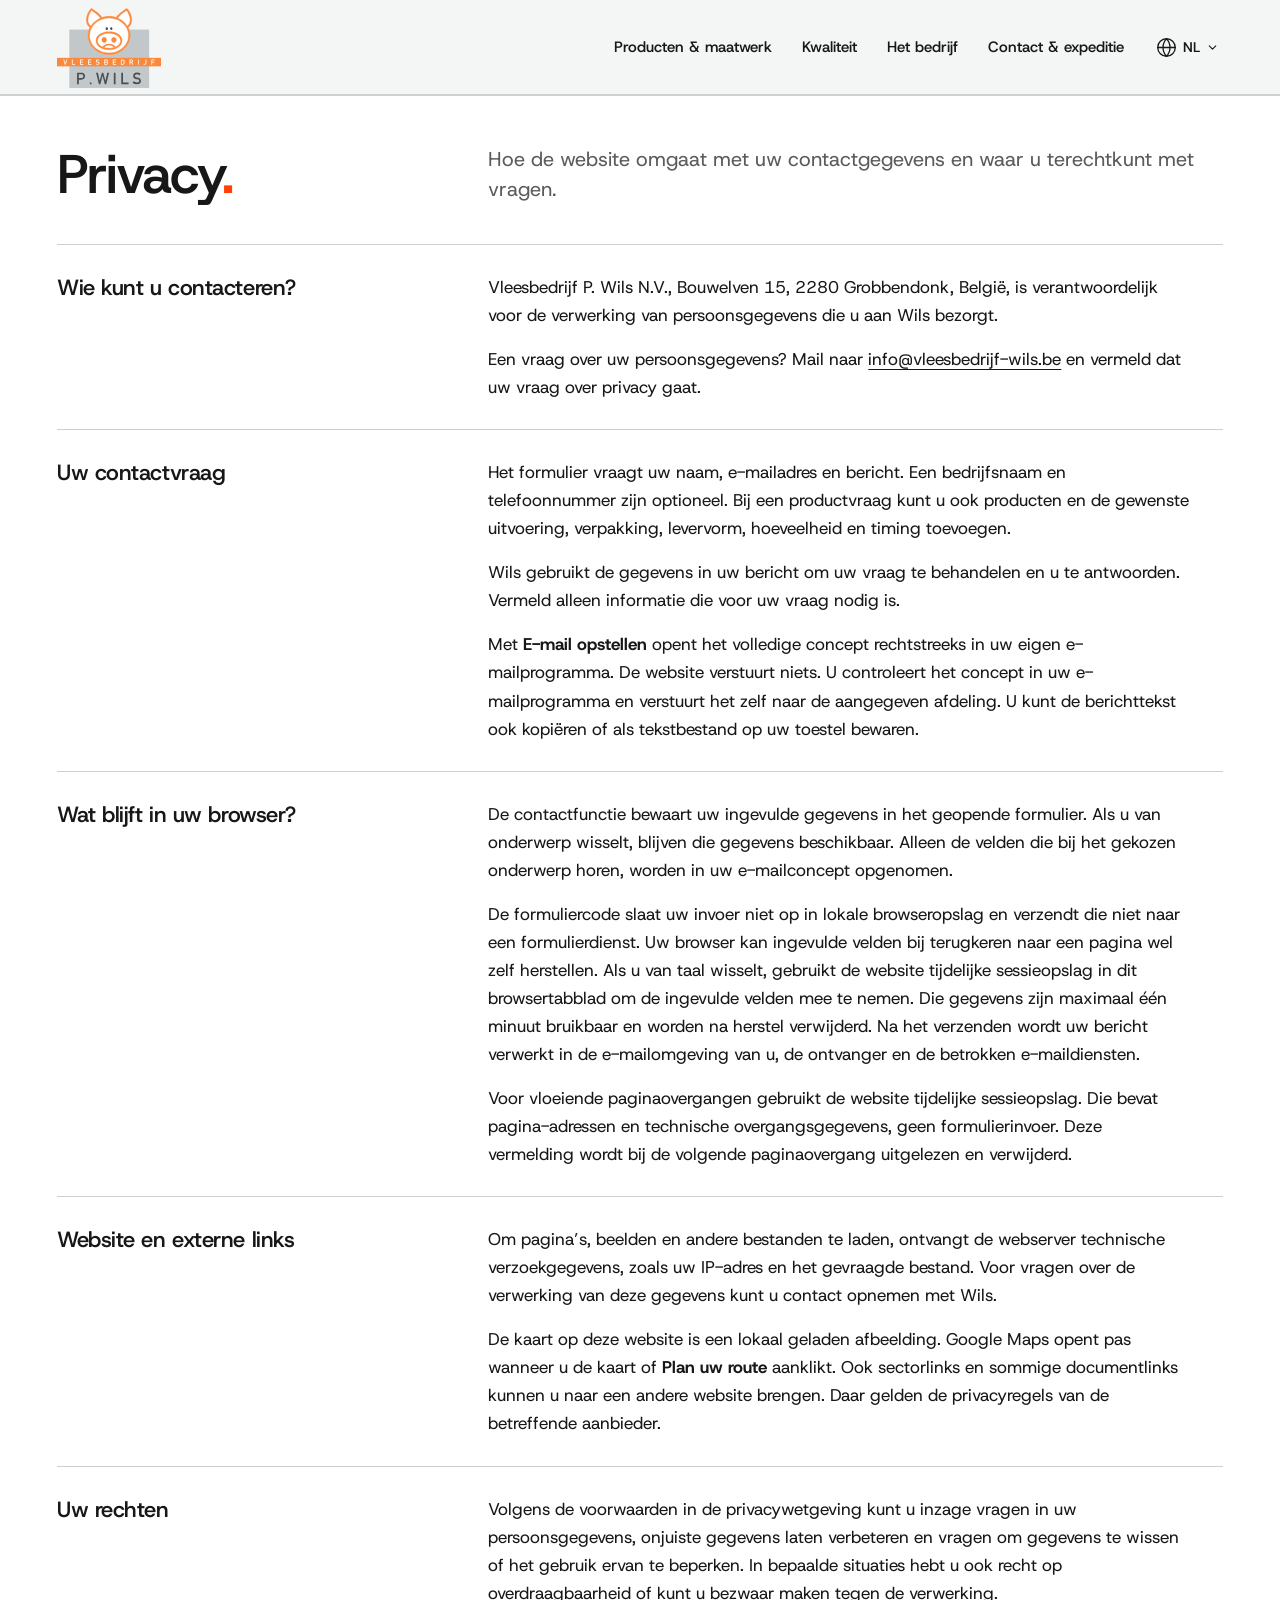
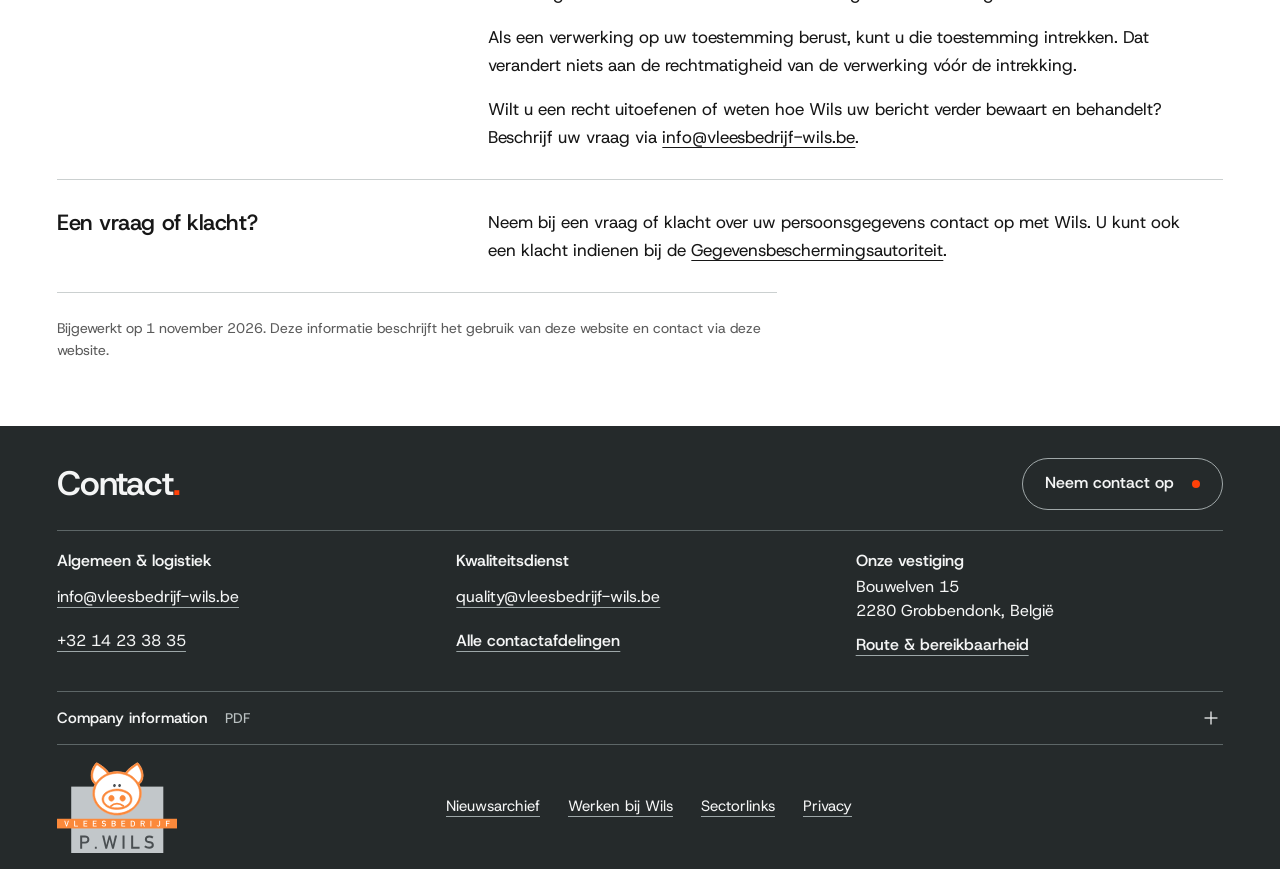
<file: privacy.html>
<!doctype html><html lang="nl" data-wils-page="text"><head><meta charset="utf-8"><meta name="viewport" content="width=device-width,initial-scale=1"><meta name="robots" content="noindex,nofollow"><meta name="color-scheme" content="light"><meta name="description" content="Privacy bij uw bezoek aan de website en bij een contactvraag aan Vleesbedrijf P. Wils."><title>Privacy · P.WILS</title><link rel="preload" href="assets/fonts/HostGrotesk.ttf" as="font" type="font/ttf" crossorigin><link rel="stylesheet" href="home.css?v=anchor-focus-137"><link rel="stylesheet" href="buttons-footer.css?v=29&amp;r=29-ready"><link rel="stylesheet" href="navigation.css?v=menu-languages-96-local&amp;r=29-ready"><link rel="stylesheet" href="site-system.css?v=29&amp;r=29-ready"><link rel="stylesheet" href="page-headers.css?v=32&amp;r=29-ready"><script src="site-system.js?v=english-162" defer></script><script src="page-headers.js?v=scroll-performance-111-local" defer></script><link rel="stylesheet" href="refinement.css?v=connected-pages-98-local"><script src="refinement.js?v=fixed-canvas-106-local" defer blocking="render"></script><link rel="stylesheet" href="site-motion.css?v=media-composition-67-ready"><script src="site-motion.js?v=scroll-interrupt-119-local" defer blocking="render"></script><link rel="stylesheet" href="palette-system.css?v=section-palette-91-local"><script src="page-transitions.js?v=english-162" blocking="render"></script><link rel="stylesheet" href="page-transitions.css?v=fixed-canvas-106-local"><link rel="stylesheet" href="news.css?v=news-links-107-ready"><link rel="stylesheet" href="brand-original.css?v=original-brand-143">

  <link rel="alternate" hreflang="nl" href="privacy.html">
  <link rel="alternate" hreflang="en" href="en/privacy.html">
<link rel="stylesheet" href="language-switch.css?v=164"><script src="language-switch.js?v=163" defer></script>
</head><body class="inner-page support-site-page has-compact-opening" data-site-motion-page="58"><div id="top"></div><a class="skip-link" href="#inhoud">Naar de inhoud</a><header class="site-header is-filled"><div class="header-inner wrap">
<a class="brand" href="index.html?v=29#intro" aria-label="P.WILS vleesbedrijf, naar home"><img class="brand-dark" src="assets/wils-logo-original-v143.svg?v=original-brand-143" alt="" width="456" height="352"><img class="brand-light" src="assets/wils-logo-original-v143.svg?v=original-brand-143" alt="" width="456" height="352"></a>
<nav class="desktop-nav" aria-label="Hoofdnavigatie"><a class="nav-link" href="producten.html?v=29">Producten &amp; maatwerk</a><a class="nav-link" href="kwaliteit.html?v=29">Kwaliteit</a><a class="nav-link" href="bedrijf.html?v=29">Het bedrijf</a><a class="nav-link" href="contact.html?v=29">Contact &amp; expeditie</a></nav>
<details class="language-switch" data-language-switch><summary class="language-trigger" aria-label="Taalkeuze, Nederlands"><svg class="language-globe" viewBox="0 0 24 24" fill="none" stroke="currentColor" stroke-width="1.5" stroke-linecap="round" stroke-linejoin="round" aria-hidden="true"><circle cx="12" cy="12" r="10"/><path d="M12 2a14.5 14.5 0 0 0 0 20 14.5 14.5 0 0 0 0-20M2 12h20"/></svg><span>NL</span><svg class="language-chevron" viewBox="0 0 16 16" aria-hidden="true"><path d="m4 6 4 4 4-4"/></svg></summary><div class="language-panel"><nav aria-label="Talen"><ul><li><span class="language-choice" lang="nl" aria-current="true"><span class="language-dot" aria-hidden="true"></span>Nederlands<small aria-hidden="true">NL</small></span></li><li><a href="en/privacy.html" data-switch-language="en" lang="en" hreflang="en" aria-describedby="language-switch-status" class="language-choice">English<svg class="language-arrow" viewBox="0 0 16 16" aria-hidden="true"><path d="M3 8h10m-4-4 4 4-4 4"/></svg></a></li></ul></nav><details class="language-documents"><summary lang="en">Other languages (PDF)<svg class="language-chevron" viewBox="0 0 16 16" aria-hidden="true"><path d="m4 6 4 4 4-4"/></svg></summary><ul><li><a href="assets/documents/bedrijfsinformatie-de.pdf" target="_blank" rel="noopener" data-language-pdf="de"><span lang="de">Deutsch</span><span class="sr-only">, bedrijfsinformatie, PDF (opent in een nieuw tabblad)</span></a></li><li><a href="assets/documents/bedrijfsinformatie-fr.pdf" target="_blank" rel="noopener" data-language-pdf="fr"><span lang="fr">Français</span><span class="sr-only">, bedrijfsinformatie, PDF (opent in een nieuw tabblad)</span></a></li><li><a href="assets/documents/bedrijfsinformatie-it.pdf" target="_blank" rel="noopener" data-language-pdf="it"><span lang="it">Italiano</span><span class="sr-only">, bedrijfsinformatie, PDF (opent in een nieuw tabblad)</span></a></li><li><a href="assets/documents/bedrijfsinformatie-pl.pdf" target="_blank" rel="noopener" data-language-pdf="pl"><span lang="pl">Polski</span><span class="sr-only">, bedrijfsinformatie, PDF (opent in een nieuw tabblad)</span></a></li><li><a href="assets/documents/bedrijfsinformatie-ro.pdf" target="_blank" rel="noopener" data-language-pdf="ro"><span lang="ro">Română</span><span class="sr-only">, bedrijfsinformatie, PDF (opent in een nieuw tabblad)</span></a></li><li><a href="assets/documents/bedrijfsinformatie-cs.pdf" target="_blank" rel="noopener" data-language-pdf="cs"><span lang="cs">Čeština</span><span class="sr-only">, bedrijfsinformatie, PDF (opent in een nieuw tabblad)</span></a></li><li><a href="assets/documents/bedrijfsinformatie-sk.pdf" target="_blank" rel="noopener" data-language-pdf="sk"><span lang="sk">Slovenčina</span><span class="sr-only">, bedrijfsinformatie, PDF (opent in een nieuw tabblad)</span></a></li><li><a href="assets/documents/bedrijfsinformatie-bg.pdf" target="_blank" rel="noopener" data-language-pdf="bg"><span lang="bg">Български</span><span class="sr-only">, bedrijfsinformatie, PDF (opent in een nieuw tabblad)</span></a></li></ul></details></div></details>
<button class="menu-toggle" type="button" aria-label="Open navigatie" aria-controls="mobile-menu" aria-expanded="false"><span data-menu-label>Menu</span><svg class="menu-glyph" viewBox="0 0 24 24" fill="none" aria-hidden="true"><path d="M4 8h16M4 16h16" stroke="currentColor" stroke-width="1.5"/></svg></button></div>
<nav class="mobile-menu" id="mobile-menu" aria-label="Mobiele hoofdnavigatie" hidden><a class="nav-link" href="producten.html?v=29">Producten &amp; maatwerk</a><a class="nav-link" href="kwaliteit.html?v=29">Kwaliteit</a><a class="nav-link" href="bedrijf.html?v=29">Het bedrijf</a><a class="nav-link" href="contact.html?v=29">Contact &amp; expeditie</a><div class="mobile-language" role="group" aria-label="Languages" lang="en">
<div class="mobile-language-row"><span class="mobile-language-icon" aria-hidden="true"><svg class="language-globe" viewBox="0 0 24 24" fill="none" stroke="currentColor" stroke-width="1.5" stroke-linecap="round" stroke-linejoin="round" aria-hidden="true" focusable="false"><circle cx="12" cy="12" r="10"/><path d="M12 2a14.5 14.5 0 0 0 0 20 14.5 14.5 0 0 0 0-20M2 12h20"/></svg></span><div class="mobile-language-options"><span aria-current="true" lang="nl" aria-label="Nederlands">NL</span><a href="en/privacy.html" data-switch-language="en" lang="en" hreflang="en" aria-describedby="language-switch-status" aria-label="English">ENG</a></div></div><details class="language-documents"><summary lang="en">Other languages (PDF)<svg class="language-chevron" viewBox="0 0 16 16" aria-hidden="true"><path d="m4 6 4 4 4-4"/></svg></summary><ul><li><a href="assets/documents/bedrijfsinformatie-de.pdf" target="_blank" rel="noopener" data-language-pdf="de"><span lang="de">Deutsch</span><span class="sr-only">, bedrijfsinformatie, PDF (opent in een nieuw tabblad)</span></a></li><li><a href="assets/documents/bedrijfsinformatie-fr.pdf" target="_blank" rel="noopener" data-language-pdf="fr"><span lang="fr">Français</span><span class="sr-only">, bedrijfsinformatie, PDF (opent in een nieuw tabblad)</span></a></li><li><a href="assets/documents/bedrijfsinformatie-it.pdf" target="_blank" rel="noopener" data-language-pdf="it"><span lang="it">Italiano</span><span class="sr-only">, bedrijfsinformatie, PDF (opent in een nieuw tabblad)</span></a></li><li><a href="assets/documents/bedrijfsinformatie-pl.pdf" target="_blank" rel="noopener" data-language-pdf="pl"><span lang="pl">Polski</span><span class="sr-only">, bedrijfsinformatie, PDF (opent in een nieuw tabblad)</span></a></li><li><a href="assets/documents/bedrijfsinformatie-ro.pdf" target="_blank" rel="noopener" data-language-pdf="ro"><span lang="ro">Română</span><span class="sr-only">, bedrijfsinformatie, PDF (opent in een nieuw tabblad)</span></a></li><li><a href="assets/documents/bedrijfsinformatie-cs.pdf" target="_blank" rel="noopener" data-language-pdf="cs"><span lang="cs">Čeština</span><span class="sr-only">, bedrijfsinformatie, PDF (opent in een nieuw tabblad)</span></a></li><li><a href="assets/documents/bedrijfsinformatie-sk.pdf" target="_blank" rel="noopener" data-language-pdf="sk"><span lang="sk">Slovenčina</span><span class="sr-only">, bedrijfsinformatie, PDF (opent in een nieuw tabblad)</span></a></li><li><a href="assets/documents/bedrijfsinformatie-bg.pdf" target="_blank" rel="noopener" data-language-pdf="bg"><span lang="bg">Български</span><span class="sr-only">, bedrijfsinformatie, PDF (opent in een nieuw tabblad)</span></a></li></ul></details></div></nav></header><p class="language-switch-status" id="language-switch-status" role="status"></p><main id="inhoud" class="support-page support-page--privacy" data-support-page="privacy"><header class="support-opening page-wrap" data-opening-group><h1 class="page-title" data-site-motion="heading">Privacy<span class="brand-period">.</span></h1><p class="support-lead" data-site-motion="body">Hoe de website omgaat met uw contactgegevens en waar u terechtkunt met vragen.</p></header><div class="page-wrap support-document"><section class="support-section" id="privacy-wils" aria-labelledby="privacy-wils-title"><h2 id="privacy-wils-title" data-site-motion="heading">Wie kunt u contacteren?</h2><div class="support-copy"><p data-site-motion="body">Vleesbedrijf P. Wils N.V., Bouwelven 15, 2280 Grobbendonk, België, is verantwoordelijk voor de verwerking van persoonsgegevens die u aan Wils bezorgt.</p><p data-site-motion="body">Een vraag over uw persoonsgegevens? Mail naar <a href="mailto:info@vleesbedrijf-wils.be?subject=Privacyvraag">info@vleesbedrijf-wils.be</a> en vermeld dat uw vraag over privacy gaat.</p></div></section><section class="support-section" id="privacy-contact" aria-labelledby="privacy-contact-title"><h2 id="privacy-contact-title" data-site-motion="heading">Uw contactvraag</h2><div class="support-copy"><p data-site-motion="body">Het formulier vraagt uw naam, e-mailadres en bericht. Een bedrijfsnaam en telefoonnummer zijn optioneel. Bij een productvraag kunt u ook producten en de gewenste uitvoering, verpakking, levervorm, hoeveelheid en timing toevoegen.</p><p data-site-motion="body">Wils gebruikt de gegevens in uw bericht om uw vraag te behandelen en u te antwoorden. Vermeld alleen informatie die voor uw vraag nodig is.</p><p data-site-motion="body">Met <strong>E-mail opstellen</strong> opent het volledige concept rechtstreeks in uw eigen e-mailprogramma. De website verstuurt niets. U controleert het concept in uw e-mailprogramma en verstuurt het zelf naar de aangegeven afdeling. U kunt de berichttekst ook kopiëren of als tekstbestand op uw toestel bewaren.</p></div></section><section class="support-section" id="privacy-browser" aria-labelledby="privacy-browser-title"><h2 id="privacy-browser-title" data-site-motion="heading">Wat blijft in uw browser?</h2><div class="support-copy"><p data-site-motion="body">De contactfunctie bewaart uw ingevulde gegevens in het geopende formulier. Als u van onderwerp wisselt, blijven die gegevens beschikbaar. Alleen de velden die bij het gekozen onderwerp horen, worden in uw e-mailconcept opgenomen.</p><p data-site-motion="body">De formuliercode slaat uw invoer niet op in lokale browseropslag en verzendt die niet naar een formulierdienst. Uw browser kan ingevulde velden bij terugkeren naar een pagina wel zelf herstellen. Als u van taal wisselt, gebruikt de website tijdelijke sessieopslag in dit browsertabblad om de ingevulde velden mee te nemen. Die gegevens zijn maximaal één minuut bruikbaar en worden na herstel verwijderd. Na het verzenden wordt uw bericht verwerkt in de e-mailomgeving van u, de ontvanger en de betrokken e-maildiensten.</p><p data-site-motion="body">Voor vloeiende paginaovergangen gebruikt de website tijdelijke sessieopslag. Die bevat pagina-adressen en technische overgangsgegevens, geen formulierinvoer. Deze vermelding wordt bij de volgende paginaovergang uitgelezen en verwijderd.</p></div></section><section class="support-section" id="privacy-website" aria-labelledby="privacy-website-title"><h2 id="privacy-website-title" data-site-motion="heading">Website en externe links</h2><div class="support-copy"><p data-site-motion="body">Om pagina’s, beelden en andere bestanden te laden, ontvangt de webserver technische verzoekgegevens, zoals uw IP-adres en het gevraagde bestand. Voor vragen over de verwerking van deze gegevens kunt u contact opnemen met Wils.</p><p data-site-motion="body">De kaart op deze website is een lokaal geladen afbeelding. Google Maps opent pas wanneer u de kaart of <strong>Plan uw route</strong> aanklikt. Ook sectorlinks en sommige documentlinks kunnen u naar een andere website brengen. Daar gelden de privacyregels van de betreffende aanbieder.</p></div></section><section class="support-section" id="privacy-rechten" aria-labelledby="privacy-rechten-title"><h2 id="privacy-rechten-title" data-site-motion="heading">Uw rechten</h2><div class="support-copy"><p data-site-motion="body">Volgens de voorwaarden in de privacywetgeving kunt u inzage vragen in uw persoonsgegevens, onjuiste gegevens laten verbeteren en vragen om gegevens te wissen of het gebruik ervan te beperken. In bepaalde situaties hebt u ook recht op overdraagbaarheid of kunt u bezwaar maken tegen de verwerking.</p><p data-site-motion="body">Als een verwerking op uw toestemming berust, kunt u die toestemming intrekken. Dat verandert niets aan de rechtmatigheid van de verwerking vóór de intrekking.</p><p data-site-motion="body">Wilt u een recht uitoefenen of weten hoe Wils uw bericht verder bewaart en behandelt? Beschrijf uw vraag via <a href="mailto:info@vleesbedrijf-wils.be?subject=Privacyvraag">info@vleesbedrijf-wils.be</a>.</p></div></section><section class="support-section" id="privacy-klacht" aria-labelledby="privacy-klacht-title"><h2 id="privacy-klacht-title" data-site-motion="heading">Een vraag of klacht?</h2><div class="support-copy"><p data-site-motion="body">Neem bij een vraag of klacht over uw persoonsgegevens contact op met Wils. U kunt ook een klacht indienen bij de <a href="https://www.gegevensbeschermingsautoriteit.be/burger/acties/klacht-indienen" target="_blank" rel="noopener noreferrer">Gegevensbeschermingsautoriteit<span class="sr-only"> (opent in een nieuw tabblad)</span></a>.</p></div></section><p class="support-updated" data-site-motion="body">Bijgewerkt op <time datetime="2026-11-01">1 november 2026</time>. Deze informatie beschrijft het gebruik van deze website en contact via deze website.</p></div></main><section class="closing-chapter" id="site-contact" data-sheet aria-labelledby="contact-title">
    <div class="chapter-frame">
    <div class="wrap closing-inner">
      <div class="contact-intro"><h2 id="contact-title" data-site-motion="heading">Contact<span class="brand-period">.</span></h2><div data-site-motion="body"><a class="action-primary" href="contact.html?v=29#vraag"><span class="action-label">Neem contact op</span><span class="action-dot" aria-hidden="true"></span></a></div></div>
      <div class="contact-register" data-site-motion="sequence"><div><h3>Algemeen &amp; logistiek</h3><a href="mailto:info@vleesbedrijf-wils.be">info@vleesbedrijf-wils.be</a><a href="tel:+3214233835">+32 14 23 38 35</a></div><div><h3>Kwaliteitsdienst</h3><a href="mailto:quality@vleesbedrijf-wils.be">quality@vleesbedrijf-wils.be</a><a class="text-link" href="contact.html?v=29#contact-afdelingen">Alle contactafdelingen</a></div><div><h3>Onze vestiging</h3><address>Bouwelven 15<br>2280 Grobbendonk, België</address><a class="text-link" href="contact.html?v=29#contact-route">Route &amp; bereikbaarheid</a></div></div>
      <footer class="site-footer">
        <details class="footer-documents"><summary><span id="footer-documents-title" lang="en">Company information <span class="footer-document-type">PDF</span></span><span class="disclosure-mark"><svg class="" viewBox="0 0 24 24" fill="none" aria-hidden="true" focusable="false"><g stroke="currentColor" stroke-width="1.5" stroke-linecap="square" stroke-linejoin="miter"><path d="M5 12h14"/><path class="plus-stem" d="M12 5v14"/></g></svg></span></summary><nav class="language-pdf-grid" aria-labelledby="footer-documents-title"><a href="assets/documents/bedrijfsinformatie-de.pdf" target="_blank" rel="noopener" data-language-pdf="de"><span lang="de">Deutsch</span><span class="sr-only">, bedrijfsinformatie, PDF (opent in een nieuw tabblad)</span></a><a href="assets/documents/bedrijfsinformatie-fr.pdf" target="_blank" rel="noopener" data-language-pdf="fr"><span lang="fr">Français</span><span class="sr-only">, bedrijfsinformatie, PDF (opent in een nieuw tabblad)</span></a><a href="assets/documents/bedrijfsinformatie-it.pdf" target="_blank" rel="noopener" data-language-pdf="it"><span lang="it">Italiano</span><span class="sr-only">, bedrijfsinformatie, PDF (opent in een nieuw tabblad)</span></a><a href="assets/documents/bedrijfsinformatie-pl.pdf" target="_blank" rel="noopener" data-language-pdf="pl"><span lang="pl">Polski</span><span class="sr-only">, bedrijfsinformatie, PDF (opent in een nieuw tabblad)</span></a><a href="assets/documents/bedrijfsinformatie-ro.pdf" target="_blank" rel="noopener" data-language-pdf="ro"><span lang="ro">Română</span><span class="sr-only">, bedrijfsinformatie, PDF (opent in een nieuw tabblad)</span></a><a href="assets/documents/bedrijfsinformatie-cs.pdf" target="_blank" rel="noopener" data-language-pdf="cs"><span lang="cs">Čeština</span><span class="sr-only">, bedrijfsinformatie, PDF (opent in een nieuw tabblad)</span></a><a href="assets/documents/bedrijfsinformatie-sk.pdf" target="_blank" rel="noopener" data-language-pdf="sk"><span lang="sk">Slovenčina</span><span class="sr-only">, bedrijfsinformatie, PDF (opent in een nieuw tabblad)</span></a><a href="assets/documents/bedrijfsinformatie-bg.pdf" target="_blank" rel="noopener" data-language-pdf="bg"><span lang="bg">Български</span><span class="sr-only">, bedrijfsinformatie, PDF (opent in een nieuw tabblad)</span></a></nav></details>
        <div class="footer-utility"><div class="footer-brand"><a href="index.html?v=29#intro" aria-label="P.WILS vleesbedrijf - naar boven"><img src="assets/wils-logo-original-v143.svg?v=original-brand-143" alt="" width="456" height="352"></a></div><nav class="footer-nav" aria-label="Meer bij Wils" data-site-motion="body"><a href="bedrijf.html#nieuws">Nieuwsarchief</a><a href="bedrijf.html#werken-bij-wils">Werken bij Wils</a><a href="sector.html">Sectorlinks</a><a href="privacy.html">Privacy</a></nav><p class="footer-bottom" data-site-motion="body">© 2026 P.WILS vleesbedrijf</p></div>
      </footer>
    </div>
    </div>
  </section></body></html>
</file>
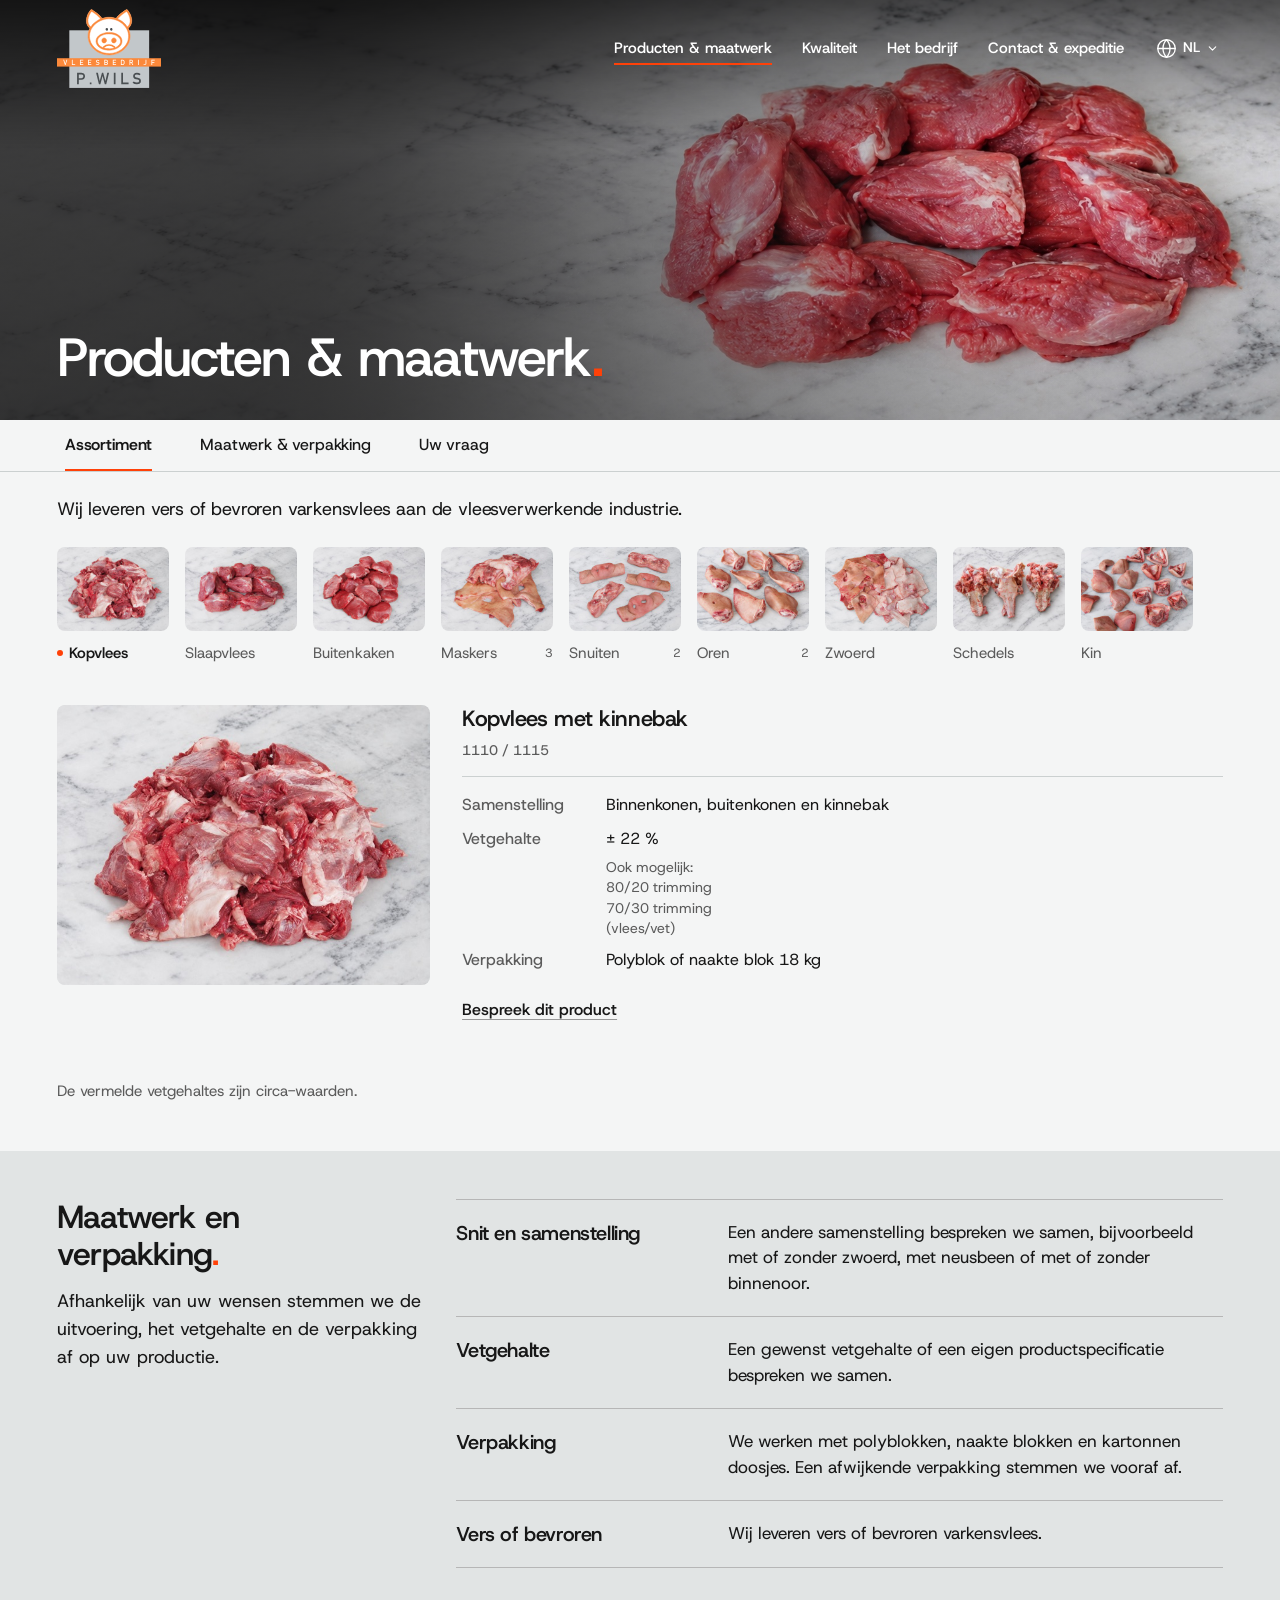
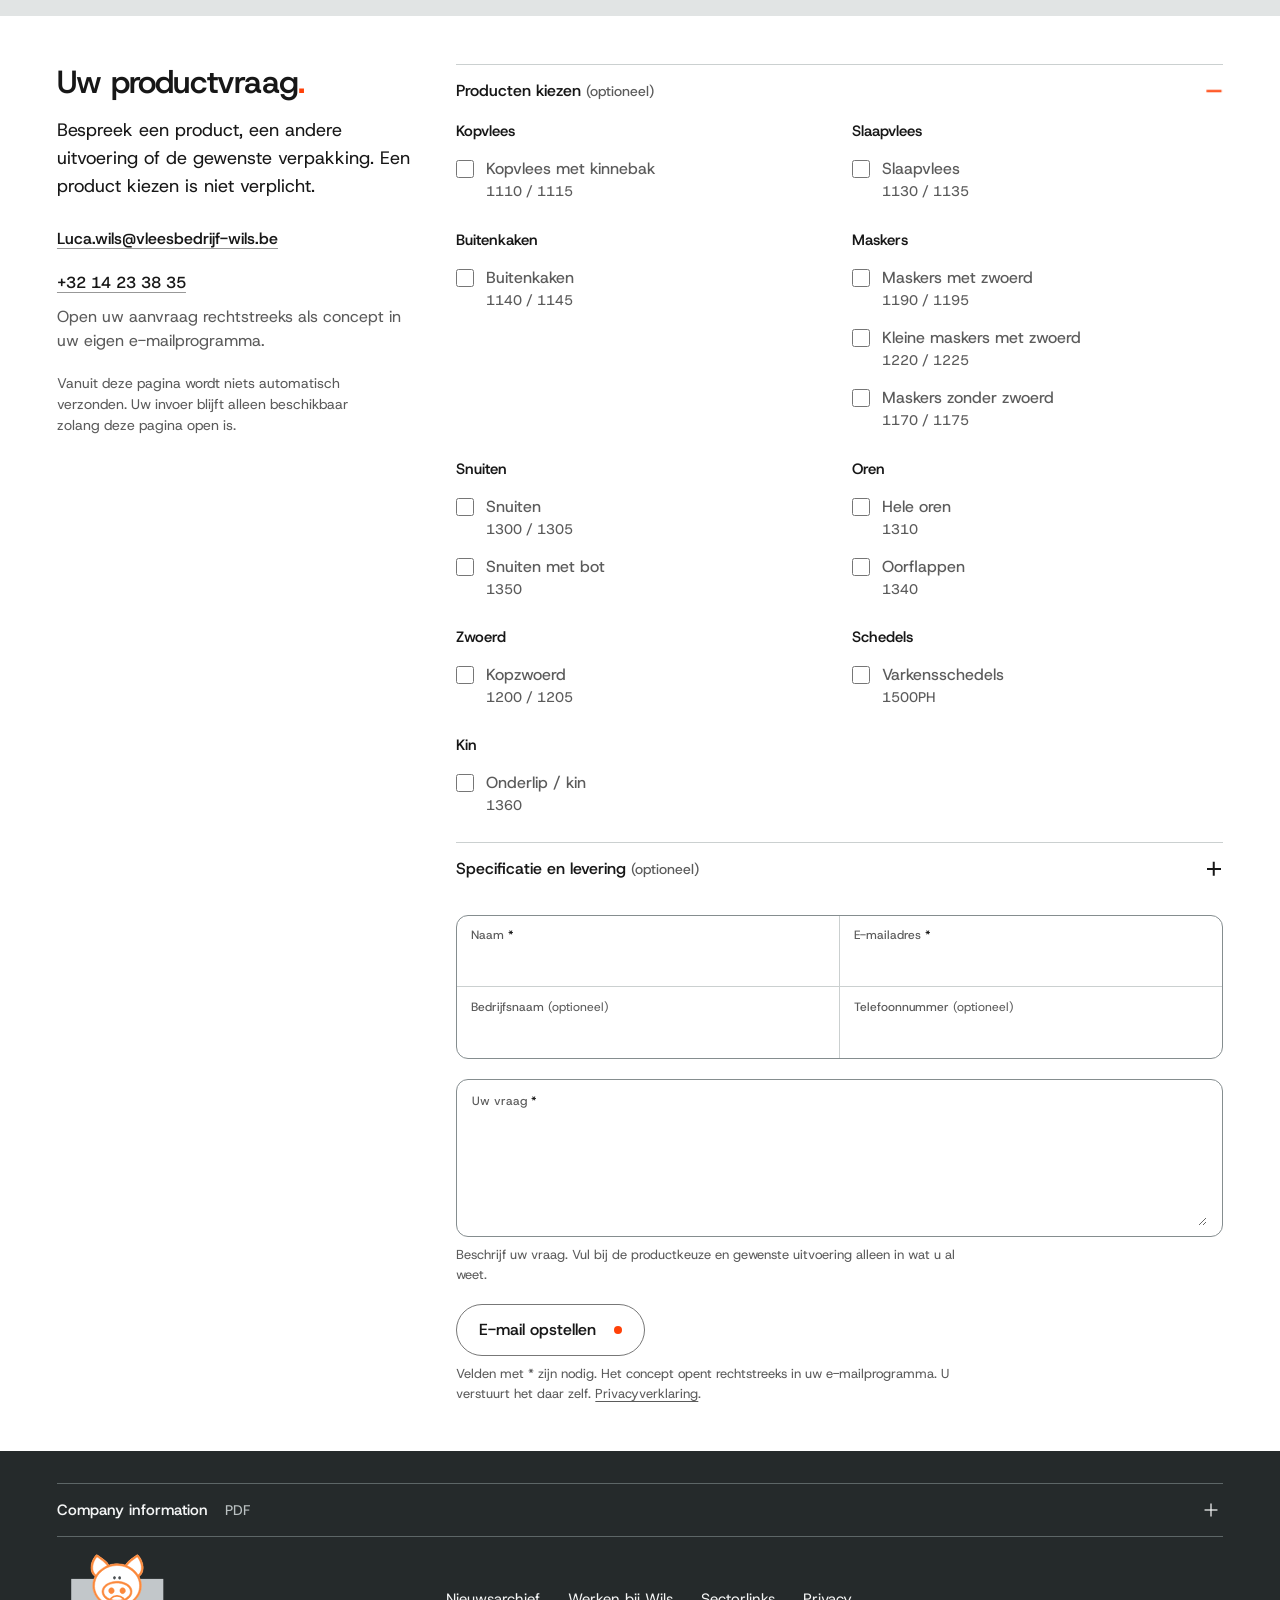
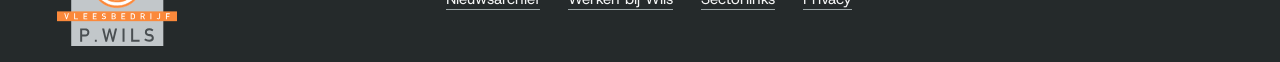
<file: producten.html>
<!doctype html><html lang="nl" data-wils-page="products"><head><meta charset="utf-8"><meta name="viewport" content="width=device-width,initial-scale=1"><meta name="robots" content="noindex,nofollow"><meta name="color-scheme" content="light"><meta name="description" content="Het volledige assortiment van P.Wils, met productspecificaties, maatwerk, verpakking en uw productvraag op één pagina."><title>Producten &amp; maatwerk · P.WILS</title><link rel="preload" href="assets/fonts/HostGrotesk.ttf" as="font" type="font/ttf" crossorigin><link rel="stylesheet" href="home.css?v=anchor-focus-137"><link rel="stylesheet" href="buttons-footer.css?v=29&amp;r=48-ready"><link rel="stylesheet" href="navigation.css?v=menu-languages-96-local"><link rel="stylesheet" href="site-system.css?v=29&amp;r=48-ready"><link rel="stylesheet" href="products-guide.css?v=29-products&amp;r=48-ready"><link rel="stylesheet" href="contact-composer.css?v=29&amp;r=48-ready"><link rel="stylesheet" href="products-onepage.css?v=product-skull-135"><link rel="stylesheet" href="page-headers.css?v=41&amp;r=48-ready"><script src="site-system.js?v=english-162" defer></script><script src="products-catalogue.js?v=product-rail-154" defer></script><script src="product-data.js?v=client-products-140" defer></script><script src="page-headers.js?v=scroll-performance-111-local" defer></script><link rel="stylesheet" href="inner-openings.css?v=chapter-navigation-68-final"><script src="inner-openings.js?v=scroll-performance-111-local" defer></script><link rel="stylesheet" href="refinement.css?v=connected-pages-98-local"><script src="refinement.js?v=fixed-canvas-106-local" defer blocking="render"></script><link rel="stylesheet" href="site-motion.css?v=media-composition-67-ready"><script src="site-motion.js?v=scroll-interrupt-119-local" defer blocking="render"></script><link rel="stylesheet" href="page-cover.css?v=inner-cover-63"><link rel="stylesheet" href="request-form.css?v=direct-email-138-local"><script src="request-form.js?v=direct-email-138-local" defer></script><link rel="stylesheet" href="palette-system.css?v=section-palette-91-local"><link rel="stylesheet" href="form-controls.css?v=grouped-fields-101-local"><script src="form-enhancements.js?v=grouped-fields-101-local" defer></script><script src="page-transitions.js?v=english-162" blocking="render"></script><link rel="stylesheet" href="page-transitions.css?v=fixed-canvas-106-local"><link rel="stylesheet" href="grid-system.css?v=grid-careers-115-local"><link rel="stylesheet" href="title-system.css?v=title-system-126-local"><link rel="stylesheet" href="product-taxonomy.css?v=client-products-140"><link rel="stylesheet" href="brand-original.css?v=original-brand-143"><link rel="stylesheet" href="product-rail.css?v=product-rail-154"><script src="product-rail.js?v=product-rail-layout-158" defer></script><link rel="stylesheet" href="product-rail-layout.css?v=product-rail-layout-158">

  <link rel="alternate" hreflang="nl" href="producten.html">
  <link rel="alternate" hreflang="en" href="en/producten.html">
<link rel="stylesheet" href="language-switch.css?v=164"><script src="language-switch.js?v=163" defer></script>
</head><body data-shared-request="87" data-inner-opening="47" data-site-motion-page="58" class="inner-opening-47 inner-page no-offset products-one-page has-page-banner has-sticky-chapters grid-system-115" data-sticky-chapters-page="68" data-title-system="126"><div id="top"></div><a class="skip-link" href="#inhoud">Naar de inhoud</a><header class="site-header"><div class="header-inner wrap">
<a class="brand" href="index.html?v=29#intro" aria-label="P.WILS vleesbedrijf, naar home"><img class="brand-dark" src="assets/wils-logo-original-v143.svg?v=original-brand-143" alt="" width="456" height="352"><img class="brand-light" src="assets/wils-logo-original-v143.svg?v=original-brand-143" alt="" width="456" height="352"></a>
<nav class="desktop-nav" aria-label="Hoofdnavigatie"><a class="nav-link" href="producten.html?v=29" aria-current="page">Producten &amp; maatwerk</a><a class="nav-link" href="kwaliteit.html?v=29">Kwaliteit</a><a class="nav-link" href="bedrijf.html?v=29">Het bedrijf</a><a class="nav-link" href="contact.html?v=29">Contact &amp; expeditie</a></nav>
<details class="language-switch" data-language-switch><summary class="language-trigger" aria-label="Taalkeuze, Nederlands"><svg class="language-globe" viewBox="0 0 24 24" fill="none" stroke="currentColor" stroke-width="1.5" stroke-linecap="round" stroke-linejoin="round" aria-hidden="true"><circle cx="12" cy="12" r="10"/><path d="M12 2a14.5 14.5 0 0 0 0 20 14.5 14.5 0 0 0 0-20M2 12h20"/></svg><span>NL</span><svg class="language-chevron" viewBox="0 0 16 16" aria-hidden="true"><path d="m4 6 4 4 4-4"/></svg></summary><div class="language-panel"><nav aria-label="Talen"><ul><li><span class="language-choice" lang="nl" aria-current="true"><span class="language-dot" aria-hidden="true"></span>Nederlands<small aria-hidden="true">NL</small></span></li><li><a href="en/producten.html" data-switch-language="en" lang="en" hreflang="en" aria-describedby="language-switch-status" class="language-choice">English<svg class="language-arrow" viewBox="0 0 16 16" aria-hidden="true"><path d="M3 8h10m-4-4 4 4-4 4"/></svg></a></li></ul></nav><details class="language-documents"><summary lang="en">Other languages (PDF)<svg class="language-chevron" viewBox="0 0 16 16" aria-hidden="true"><path d="m4 6 4 4 4-4"/></svg></summary><ul><li><a href="assets/documents/bedrijfsinformatie-de.pdf" target="_blank" rel="noopener" data-language-pdf="de"><span lang="de">Deutsch</span><span class="sr-only">, bedrijfsinformatie, PDF (opent in een nieuw tabblad)</span></a></li><li><a href="assets/documents/bedrijfsinformatie-fr.pdf" target="_blank" rel="noopener" data-language-pdf="fr"><span lang="fr">Français</span><span class="sr-only">, bedrijfsinformatie, PDF (opent in een nieuw tabblad)</span></a></li><li><a href="assets/documents/bedrijfsinformatie-it.pdf" target="_blank" rel="noopener" data-language-pdf="it"><span lang="it">Italiano</span><span class="sr-only">, bedrijfsinformatie, PDF (opent in een nieuw tabblad)</span></a></li><li><a href="assets/documents/bedrijfsinformatie-pl.pdf" target="_blank" rel="noopener" data-language-pdf="pl"><span lang="pl">Polski</span><span class="sr-only">, bedrijfsinformatie, PDF (opent in een nieuw tabblad)</span></a></li><li><a href="assets/documents/bedrijfsinformatie-ro.pdf" target="_blank" rel="noopener" data-language-pdf="ro"><span lang="ro">Română</span><span class="sr-only">, bedrijfsinformatie, PDF (opent in een nieuw tabblad)</span></a></li><li><a href="assets/documents/bedrijfsinformatie-cs.pdf" target="_blank" rel="noopener" data-language-pdf="cs"><span lang="cs">Čeština</span><span class="sr-only">, bedrijfsinformatie, PDF (opent in een nieuw tabblad)</span></a></li><li><a href="assets/documents/bedrijfsinformatie-sk.pdf" target="_blank" rel="noopener" data-language-pdf="sk"><span lang="sk">Slovenčina</span><span class="sr-only">, bedrijfsinformatie, PDF (opent in een nieuw tabblad)</span></a></li><li><a href="assets/documents/bedrijfsinformatie-bg.pdf" target="_blank" rel="noopener" data-language-pdf="bg"><span lang="bg">Български</span><span class="sr-only">, bedrijfsinformatie, PDF (opent in een nieuw tabblad)</span></a></li></ul></details></div></details>
<button class="menu-toggle" type="button" aria-label="Open navigatie" aria-controls="mobile-menu" aria-expanded="false"><span data-menu-label>Menu</span><svg class="menu-glyph" viewBox="0 0 24 24" fill="none" aria-hidden="true"><path d="M4 8h16M4 16h16" stroke="currentColor" stroke-width="1.5"/></svg></button></div>
<nav class="mobile-menu" id="mobile-menu" aria-label="Mobiele hoofdnavigatie" hidden><a class="nav-link" href="producten.html?v=29" aria-current="page">Producten &amp; maatwerk</a><a class="nav-link" href="kwaliteit.html?v=29">Kwaliteit</a><a class="nav-link" href="bedrijf.html?v=29">Het bedrijf</a><a class="nav-link" href="contact.html?v=29">Contact &amp; expeditie</a><div class="mobile-language" role="group" aria-label="Languages" lang="en">
<div class="mobile-language-row"><span class="mobile-language-icon" aria-hidden="true"><svg class="language-globe" viewBox="0 0 24 24" fill="none" stroke="currentColor" stroke-width="1.5" stroke-linecap="round" stroke-linejoin="round" aria-hidden="true" focusable="false"><circle cx="12" cy="12" r="10"/><path d="M12 2a14.5 14.5 0 0 0 0 20 14.5 14.5 0 0 0 0-20M2 12h20"/></svg></span><div class="mobile-language-options"><span aria-current="true" lang="nl" aria-label="Nederlands">NL</span><a href="en/producten.html" data-switch-language="en" lang="en" hreflang="en" aria-describedby="language-switch-status" aria-label="English">ENG</a></div></div><details class="language-documents"><summary lang="en">Other languages (PDF)<svg class="language-chevron" viewBox="0 0 16 16" aria-hidden="true"><path d="m4 6 4 4 4-4"/></svg></summary><ul><li><a href="assets/documents/bedrijfsinformatie-de.pdf" target="_blank" rel="noopener" data-language-pdf="de"><span lang="de">Deutsch</span><span class="sr-only">, bedrijfsinformatie, PDF (opent in een nieuw tabblad)</span></a></li><li><a href="assets/documents/bedrijfsinformatie-fr.pdf" target="_blank" rel="noopener" data-language-pdf="fr"><span lang="fr">Français</span><span class="sr-only">, bedrijfsinformatie, PDF (opent in een nieuw tabblad)</span></a></li><li><a href="assets/documents/bedrijfsinformatie-it.pdf" target="_blank" rel="noopener" data-language-pdf="it"><span lang="it">Italiano</span><span class="sr-only">, bedrijfsinformatie, PDF (opent in een nieuw tabblad)</span></a></li><li><a href="assets/documents/bedrijfsinformatie-pl.pdf" target="_blank" rel="noopener" data-language-pdf="pl"><span lang="pl">Polski</span><span class="sr-only">, bedrijfsinformatie, PDF (opent in een nieuw tabblad)</span></a></li><li><a href="assets/documents/bedrijfsinformatie-ro.pdf" target="_blank" rel="noopener" data-language-pdf="ro"><span lang="ro">Română</span><span class="sr-only">, bedrijfsinformatie, PDF (opent in een nieuw tabblad)</span></a></li><li><a href="assets/documents/bedrijfsinformatie-cs.pdf" target="_blank" rel="noopener" data-language-pdf="cs"><span lang="cs">Čeština</span><span class="sr-only">, bedrijfsinformatie, PDF (opent in een nieuw tabblad)</span></a></li><li><a href="assets/documents/bedrijfsinformatie-sk.pdf" target="_blank" rel="noopener" data-language-pdf="sk"><span lang="sk">Slovenčina</span><span class="sr-only">, bedrijfsinformatie, PDF (opent in een nieuw tabblad)</span></a></li><li><a href="assets/documents/bedrijfsinformatie-bg.pdf" target="_blank" rel="noopener" data-language-pdf="bg"><span lang="bg">Български</span><span class="sr-only">, bedrijfsinformatie, PDF (opent in een nieuw tabblad)</span></a></li></ul></details></div></nav></header><p class="language-switch-status" id="language-switch-status" role="status"></p><main class="products-page pg-complete" id="inhoud"><div class="page-cover-stage" data-page-cover><section class="page-banner page-banner--products" aria-labelledby="products-title" data-page-hero>
<div class="page-transition-media" data-transition-media><div class="page-banner-media"><img src="assets/page-headers/producten-marmer-breed-v40.jpg" alt="Varkensvlees op een doorlopende lichte marmeren ondergrond" width="2172" height="724" fetchpriority="high" decoding="async"></div>
<div class="page-banner-shade" aria-hidden="true"></div></div><div class="page-wrap page-banner-content"><h1 class="page-banner-title" id="products-title"><span class="page-banner-title-mask"><span data-banner-title>Producten &amp; maatwerk<span class="brand-period">.</span></span></span></h1></div></section></div><div class="page-content-sheet" data-page-sheet><div class="page-chapters" data-sticky-chapters="68"><nav class="page-wrap page-chapters-inner" data-page-chapters aria-label="Op deze pagina"><a href="#productgids" aria-label="Assortiment" aria-current="location"><span class="chapter-label-full" data-label="Assortiment" aria-hidden="true">Assortiment</span><span class="chapter-label-compact" data-label="Assortiment" aria-hidden="true">Assortiment</span></a><a href="#maatwerk" aria-label="Maatwerk &amp; verpakking"><span class="chapter-label-full" data-label="Maatwerk &amp; verpakking" aria-hidden="true">Maatwerk &amp; verpakking</span><span class="chapter-label-compact" data-label="Maatwerk" aria-hidden="true">Maatwerk</span></a><a href="#aanvraag" aria-label="Uw vraag"><span class="chapter-label-full" data-label="Uw vraag" aria-hidden="true">Uw vraag</span><span class="chapter-label-compact" data-label="Uw vraag" aria-hidden="true">Uw vraag</span></a></nav></div><div class="wrap"><section class="pg-catalogue" id="productgids" data-product-guide aria-labelledby="guide-heading" data-chapter-section>
<div class="pg-tools pg-opening-tools" data-opening-group><div class="pg-opening-lead"><h2 class="sr-only" id="guide-heading">Assortiment</h2><p data-site-motion="body">Wij leveren vers of bevroren varkensvlees aan de vleesverwerkende industrie.</p></div><div class="product-category-browser" data-category-browser><div class="category-rail-heading"><strong>Productgroepen</strong><button class="category-all" type="button" aria-controls="category-picker" aria-haspopup="dialog" aria-expanded="false" data-category-open hidden>Alle 9<svg viewBox="0 0 24 24" fill="none" aria-hidden="true"><path d="m7 10 5 5 5-5" stroke="currentColor" stroke-width="1.5"/></svg></button></div><nav class="pg-family-nav category-photo-rail" aria-label="Productgroepen"><a class="family-tab" id="family-tab-kopvlees" href="#kopvlees" data-family-link="kopvlees" data-category-link="kopvlees"><img src="assets/products/studio/kopvlees-320.jpg" alt="" width="320" height="240" loading="lazy" decoding="async"><span class="category-photo-label"><span>Kopvlees</span></span></a><a class="family-tab" id="family-tab-slaapvlees" href="#slaapvlees" data-family-link="slaapvlees" data-category-link="slaapvlees"><img src="assets/products/studio/slaapvlees-320.jpg" alt="" width="320" height="240" loading="lazy" decoding="async"><span class="category-photo-label"><span>Slaapvlees</span></span></a><a class="family-tab" id="family-tab-buitenkaken" href="#buitenkaken" data-family-link="buitenkaken" data-category-link="buitenkaken"><img src="assets/products/studio/wangetjes-320.jpg" alt="" width="320" height="240" loading="lazy" decoding="async"><span class="category-photo-label"><span>Buitenkaken</span></span></a><a class="family-tab" id="family-tab-maskers" href="#maskers" data-family-link="maskers" data-category-link="maskers"><img src="assets/products/studio/masker-met-zwoerd-320.jpg" alt="" width="320" height="240" loading="lazy" decoding="async"><span class="category-photo-label"><span>Maskers</span><small aria-hidden="true">3</small></span><span class="sr-only">, 3 producten</span></a><a class="family-tab" id="family-tab-snuiten" href="#snuiten" data-family-link="snuiten" data-category-link="snuiten"><img src="assets/products/studio/snuiten-320.jpg" alt="" width="320" height="240" loading="lazy" decoding="async"><span class="category-photo-label"><span>Snuiten</span><small aria-hidden="true">2</small></span><span class="sr-only">, 2 producten</span></a><a class="family-tab" id="family-tab-oren" href="#oren" data-family-link="oren" data-category-link="oren"><img src="assets/products/studio/hele-oren-320.jpg" alt="" width="320" height="240" loading="lazy" decoding="async"><span class="category-photo-label"><span>Oren</span><small aria-hidden="true">2</small></span><span class="sr-only">, 2 producten</span></a><a class="family-tab" id="family-tab-zwoerd" href="#zwoerd" data-family-link="zwoerd" data-category-link="zwoerd"><img src="assets/products/studio/kopzwoerd-320.jpg" alt="" width="320" height="240" loading="lazy" decoding="async"><span class="category-photo-label"><span>Zwoerd</span></span></a><a class="family-tab" id="family-tab-schedels" href="#schedels" data-family-link="schedels" data-category-link="schedels"><img src="assets/products/studio/varkensschedels-320.jpg" alt="" width="320" height="240" loading="lazy" decoding="async"><span class="category-photo-label"><span>Schedels</span></span></a><a class="family-tab" id="family-tab-kin" href="#kin" data-family-link="kin" data-category-link="kin"><img src="assets/products/studio/onderlip-320.jpg" alt="" width="320" height="240" loading="lazy" decoding="async"><span class="category-photo-label"><span>Kin</span></span></a></nav><div class="category-picker" id="category-picker" role="dialog" popover="auto" aria-labelledby="category-picker-heading" hidden><div class="category-picker-heading"><h2 id="category-picker-heading">Productgroepen</h2><button class="category-picker-close" type="button" aria-label="Sluit productgroepen" data-category-close><svg viewBox="0 0 24 24" fill="none" aria-hidden="true"><path d="m6 6 12 12M18 6 6 18" stroke="currentColor" stroke-width="1.5"/></svg></button></div><div class="category-picker-list"><button type="button" data-category-pick="kopvlees"><span class="category-pick-dot" aria-hidden="true"></span><span>Kopvlees</span></button><button type="button" data-category-pick="slaapvlees"><span class="category-pick-dot" aria-hidden="true"></span><span>Slaapvlees</span></button><button type="button" data-category-pick="buitenkaken"><span class="category-pick-dot" aria-hidden="true"></span><span>Buitenkaken</span></button><button type="button" data-category-pick="maskers"><span class="category-pick-dot" aria-hidden="true"></span><span>Maskers</span><small aria-hidden="true">3</small><span class="sr-only">, 3 producten</span></button><button type="button" data-category-pick="snuiten"><span class="category-pick-dot" aria-hidden="true"></span><span>Snuiten</span><small aria-hidden="true">2</small><span class="sr-only">, 2 producten</span></button><button type="button" data-category-pick="oren"><span class="category-pick-dot" aria-hidden="true"></span><span>Oren</span><small aria-hidden="true">2</small><span class="sr-only">, 2 producten</span></button><button type="button" data-category-pick="zwoerd"><span class="category-pick-dot" aria-hidden="true"></span><span>Zwoerd</span></button><button type="button" data-category-pick="schedels"><span class="category-pick-dot" aria-hidden="true"></span><span>Schedels</span></button><button type="button" data-category-pick="kin"><span class="category-pick-dot" aria-hidden="true"></span><span>Kin</span></button></div></div><span class="sr-only" role="status" aria-live="polite" data-category-status></span></div></div>
<div class="pg-register"><section class="pg-family" id="kopvlees" data-product-family aria-labelledby="heading-kopvlees"><div class="pg-family-heading"><h2 id="heading-kopvlees">Kopvlees</h2><span data-family-count="kopvlees">1 product</span></div><div class="pg-columns" aria-hidden="true"><span>Product</span><span>Samenstelling</span><span>Vetgehalte</span><span>Verpakking</span><span></span></div><article class="pg-product-entry" id="product-kopvlees" tabindex="-1" aria-labelledby="product-name-kopvlees" data-product-row data-slug="kopvlees" data-name="Kopvlees met kinnebak" data-code="1110 / 1115">
<div class="pg-product-identity"><figure class="pg-product-thumb"><img src="assets/products/studio/kopvlees-320.jpg" srcset="assets/products/studio/kopvlees-320.jpg 320w, assets/products/studio/kopvlees-640.jpg 640w" sizes="(max-width:600px) calc(100vw - 44px), (max-width:820px) 32vw, 384px" width="320" height="240" loading="lazy" decoding="async" alt="Varkenskopvlees met kinnebak"></figure><div><h3 class="pg-name" id="product-name-kopvlees">Kopvlees met kinnebak</h3><p class="pg-code"><span class="sr-only">Artikelcodes: </span>1110 / 1115</p></div></div>
<dl class="pg-entry-data"><div><dt>Samenstelling</dt><dd>Binnenkonen, buitenkonen en kinnebak</dd></div><div><dt>Vetgehalte</dt><dd>± 22 %<span class="product-trimming">Ook mogelijk:<span>80/20 trimming</span><span>70/30 trimming</span><span>(vlees/vet)</span></span></dd></div><div><dt>Verpakking</dt><dd><span>Polyblok of naakte blok 18 kg</span></dd></div></dl>
<div class="pg-entry-action"><a class="text-link" href="#aanvraag" data-inquire-product="kopvlees" aria-label="Bespreek Kopvlees met kinnebak">Bespreek dit product</a></div></article></section><section class="pg-family" id="slaapvlees" data-product-family aria-labelledby="heading-slaapvlees"><div class="pg-family-heading"><h2 id="heading-slaapvlees">Slaapvlees</h2><span data-family-count="slaapvlees">1 product</span></div><div class="pg-columns" aria-hidden="true"><span>Product</span><span>Samenstelling</span><span>Vetgehalte</span><span>Verpakking</span><span></span></div><article class="pg-product-entry" id="product-slaapvlees" tabindex="-1" aria-labelledby="product-name-slaapvlees" data-product-row data-slug="slaapvlees" data-name="Slaapvlees" data-code="1130 / 1135">
<div class="pg-product-identity"><figure class="pg-product-thumb"><img src="assets/products/studio/slaapvlees-320.jpg" srcset="assets/products/studio/slaapvlees-320.jpg 320w, assets/products/studio/slaapvlees-640.jpg 640w" sizes="(max-width:600px) calc(100vw - 44px), (max-width:820px) 32vw, 384px" width="320" height="240" loading="lazy" decoding="async" alt="Varkensslaapvlees"></figure><div><h3 class="pg-name" id="product-name-slaapvlees">Slaapvlees</h3><p class="pg-code"><span class="sr-only">Artikelcodes: </span>1130 / 1135</p></div></div>
<dl class="pg-entry-data"><div><dt>Samenstelling</dt><dd>Slaapjes</dd></div><div><dt>Vetgehalte</dt><dd>± 5 %</dd></div><div><dt>Verpakking</dt><dd><span>Polyblok of naakte blok 18 kg</span></dd></div></dl>
<div class="pg-entry-action"><a class="text-link" href="#aanvraag" data-inquire-product="slaapvlees" aria-label="Bespreek Slaapvlees">Bespreek dit product</a></div></article></section><section class="pg-family" id="buitenkaken" data-product-family aria-labelledby="heading-buitenkaken"><div class="pg-family-heading"><h2 id="heading-buitenkaken">Buitenkaken</h2><span data-family-count="buitenkaken">1 product</span></div><div class="pg-columns" aria-hidden="true"><span>Product</span><span>Samenstelling</span><span>Vetgehalte</span><span>Verpakking</span><span></span></div><article class="pg-product-entry" id="product-wangetjes" tabindex="-1" aria-labelledby="product-name-wangetjes" data-product-row data-slug="wangetjes" data-name="Buitenkaken" data-code="1140 / 1145">
<div class="pg-product-identity"><figure class="pg-product-thumb"><img src="assets/products/studio/wangetjes-320.jpg" srcset="assets/products/studio/wangetjes-320.jpg 320w, assets/products/studio/wangetjes-640.jpg 640w" sizes="(max-width:600px) calc(100vw - 44px), (max-width:820px) 32vw, 384px" width="320" height="240" loading="lazy" decoding="async" alt="Varkensbuitenkaken"></figure><div><h3 class="pg-name" id="product-name-wangetjes">Buitenkaken</h3><p class="pg-code"><span class="sr-only">Artikelcodes: </span>1140 / 1145</p></div></div>
<dl class="pg-entry-data"><div><dt>Samenstelling</dt><dd>Buitenkaken</dd></div><div><dt>Vetgehalte</dt><dd>± 8 %</dd></div><div><dt>Verpakking</dt><dd><span>Polyblok of naakte blok 18 kg</span></dd></div></dl>
<div class="pg-entry-action"><a class="text-link" href="#aanvraag" data-inquire-product="wangetjes" aria-label="Bespreek Buitenkaken">Bespreek dit product</a></div></article></section><section class="pg-family pg-family--without-fat" id="maskers" data-product-family aria-labelledby="heading-maskers"><div class="pg-family-heading"><h2 id="heading-maskers">Maskers</h2><span data-family-count="maskers">3 producten</span></div><div class="pg-columns" aria-hidden="true"><span>Product</span><span>Samenstelling</span><span>Verpakking</span><span></span></div><article class="pg-product-entry" id="product-masker-met-zwoerd" tabindex="-1" aria-labelledby="product-name-masker-met-zwoerd" data-product-row data-slug="masker-met-zwoerd" data-name="Maskers met zwoerd" data-code="1190 / 1195">
<div class="pg-product-identity"><figure class="pg-product-thumb"><img src="assets/products/studio/masker-met-zwoerd-320.jpg" srcset="assets/products/studio/masker-met-zwoerd-320.jpg 320w, assets/products/studio/masker-met-zwoerd-640.jpg 640w" sizes="(max-width:600px) calc(100vw - 44px), (max-width:820px) 32vw, 384px" width="320" height="240" loading="lazy" decoding="async" alt="Varkensmaskers met zwoerd"></figure><div><h3 class="pg-name" id="product-name-masker-met-zwoerd">Maskers met zwoerd</h3><p class="pg-code"><span class="sr-only">Artikelcodes: </span>1190 / 1195</p></div></div>
<dl class="pg-entry-data"><div><dt>Samenstelling</dt><dd>Masker met zwoerd, zonder snuit</dd></div><div><dt>Verpakking</dt><dd><span>Poly- of naakte blok 18 kg</span><span>Kartonnen doosjes</span></dd></div></dl>
<div class="pg-entry-action"><a class="text-link" href="#aanvraag" data-inquire-product="masker-met-zwoerd" aria-label="Bespreek Maskers met zwoerd">Bespreek dit product</a></div></article><article class="pg-product-entry" id="product-klein-masker-met-zwoerd" tabindex="-1" aria-labelledby="product-name-klein-masker-met-zwoerd" data-product-row data-slug="klein-masker-met-zwoerd" data-name="Kleine maskers met zwoerd" data-code="1220 / 1225">
<div class="pg-product-identity"><figure class="pg-product-thumb"><img src="assets/products/studio/klein-masker-met-zwoerd-320.jpg" srcset="assets/products/studio/klein-masker-met-zwoerd-320.jpg 320w, assets/products/studio/klein-masker-met-zwoerd-640.jpg 640w" sizes="(max-width:600px) calc(100vw - 44px), (max-width:820px) 32vw, 384px" width="320" height="240" loading="lazy" decoding="async" alt="Kleine varkensmaskers met zwoerd"></figure><div><h3 class="pg-name" id="product-name-klein-masker-met-zwoerd">Kleine maskers met zwoerd</h3><p class="pg-code"><span class="sr-only">Artikelcodes: </span>1220 / 1225</p></div></div>
<dl class="pg-entry-data"><div><dt>Samenstelling</dt><dd>Masker met zwoerd zonder mager vlees</dd></div><div><dt>Verpakking</dt><dd><span>Poly- of naakte blok 18 kg</span><span>Kartonnen doosjes 10 kg</span></dd></div></dl>
<div class="pg-entry-action"><a class="text-link" href="#aanvraag" data-inquire-product="klein-masker-met-zwoerd" aria-label="Bespreek Kleine maskers met zwoerd">Bespreek dit product</a></div></article><article class="pg-product-entry" id="product-masker-zonder-zwoerd" tabindex="-1" aria-labelledby="product-name-masker-zonder-zwoerd" data-product-row data-slug="masker-zonder-zwoerd" data-name="Maskers zonder zwoerd" data-code="1170 / 1175">
<div class="pg-product-identity"><figure class="pg-product-thumb"><img src="assets/products/studio/masker-zonder-zwoerd-320.jpg" srcset="assets/products/studio/masker-zonder-zwoerd-320.jpg 320w, assets/products/studio/masker-zonder-zwoerd-640.jpg 640w" sizes="(max-width:600px) calc(100vw - 44px), (max-width:820px) 32vw, 384px" width="320" height="240" loading="lazy" decoding="async" alt="Varkensmaskers zonder zwoerd"></figure><div><h3 class="pg-name" id="product-name-masker-zonder-zwoerd">Maskers zonder zwoerd</h3><p class="pg-code"><span class="sr-only">Artikelcodes: </span>1170 / 1175</p></div></div>
<dl class="pg-entry-data"><div><dt>Samenstelling</dt><dd>Volledig masker zonder zwoerd</dd></div><div><dt>Verpakking</dt><dd><span>Poly- of naakte blok 18 kg</span><span>Kartonnen doosjes</span></dd></div></dl>
<div class="pg-entry-action"><a class="text-link" href="#aanvraag" data-inquire-product="masker-zonder-zwoerd" aria-label="Bespreek Maskers zonder zwoerd">Bespreek dit product</a></div></article></section><section class="pg-family pg-family--without-fat" id="snuiten" data-product-family aria-labelledby="heading-snuiten"><span class="compatibility-anchor" id="snuiten-en-oren" aria-hidden="true"></span><div class="pg-family-heading"><h2 id="heading-snuiten">Snuiten</h2><span data-family-count="snuiten">2 producten</span></div><div class="pg-columns" aria-hidden="true"><span>Product</span><span>Samenstelling</span><span>Verpakking</span><span></span></div><article class="pg-product-entry" id="product-snuiten" tabindex="-1" aria-labelledby="product-name-snuiten" data-product-row data-slug="snuiten" data-name="Snuiten" data-code="1300 / 1305">
<div class="pg-product-identity"><figure class="pg-product-thumb"><img src="assets/products/studio/snuiten-320.jpg" srcset="assets/products/studio/snuiten-320.jpg 320w, assets/products/studio/snuiten-640.jpg 640w" sizes="(max-width:600px) calc(100vw - 44px), (max-width:820px) 32vw, 384px" width="320" height="240" loading="lazy" decoding="async" alt="Varkenssnuiten"></figure><div><h3 class="pg-name" id="product-name-snuiten">Snuiten</h3><p class="pg-code"><span class="sr-only">Artikelcodes: </span>1300 / 1305</p></div></div>
<dl class="pg-entry-data"><div><dt>Samenstelling</dt><dd>Hele en halve varkenssnuiten</dd></div><div><dt>Verpakking</dt><dd><span>Poly- of naakte blok 18 kg</span><span>Kartonnen doosjes</span></dd></div></dl>
<div class="pg-entry-action"><a class="text-link" href="#aanvraag" data-inquire-product="snuiten" aria-label="Bespreek Snuiten">Bespreek dit product</a></div></article><article class="pg-product-entry" id="product-snuiten-met-bot" tabindex="-1" aria-labelledby="product-name-snuiten-met-bot" data-product-row data-slug="snuiten-met-bot" data-name="Snuiten met bot" data-code="1350">
<div class="pg-product-identity"><figure class="pg-product-thumb"><img src="assets/products/studio/snuiten-met-bot-320.jpg" srcset="assets/products/studio/snuiten-met-bot-320.jpg 320w, assets/products/studio/snuiten-met-bot-640.jpg 640w" sizes="(max-width:600px) calc(100vw - 44px), (max-width:820px) 32vw, 384px" width="320" height="240" loading="lazy" decoding="async" alt="Varkenssnuiten met bot"></figure><div><h3 class="pg-name" id="product-name-snuiten-met-bot">Snuiten met bot</h3><p class="pg-code"><span class="sr-only">Artikelcode: </span>1350</p></div></div>
<dl class="pg-entry-data"><div><dt>Samenstelling</dt><dd>Volledige snuiten met neusbeen</dd></div><div><dt>Verpakking</dt><dd><span>Kartonnen doosjes 15 kg</span></dd></div></dl>
<div class="pg-entry-action"><a class="text-link" href="#aanvraag" data-inquire-product="snuiten-met-bot" aria-label="Bespreek Snuiten met bot">Bespreek dit product</a></div></article></section><section class="pg-family pg-family--without-fat" id="oren" data-product-family aria-labelledby="heading-oren"><div class="pg-family-heading"><h2 id="heading-oren">Oren</h2><span data-family-count="oren">2 producten</span></div><div class="pg-columns" aria-hidden="true"><span>Product</span><span>Samenstelling</span><span>Verpakking</span><span></span></div><article class="pg-product-entry" id="product-hele-oren" tabindex="-1" aria-labelledby="product-name-hele-oren" data-product-row data-slug="hele-oren" data-name="Hele oren" data-code="1310">
<div class="pg-product-identity"><figure class="pg-product-thumb"><img src="assets/products/studio/hele-oren-320.jpg" srcset="assets/products/studio/hele-oren-320.jpg 320w, assets/products/studio/hele-oren-640.jpg 640w" sizes="(max-width:600px) calc(100vw - 44px), (max-width:820px) 32vw, 384px" width="320" height="240" loading="lazy" decoding="async" alt="Hele varkensoren"></figure><div><h3 class="pg-name" id="product-name-hele-oren">Hele oren</h3><p class="pg-code"><span class="sr-only">Artikelcode: </span>1310</p></div></div>
<dl class="pg-entry-data"><div><dt>Samenstelling</dt><dd>Volledige oren, inclusief binnenoor</dd></div><div><dt>Verpakking</dt><dd><span>Kartonnen doosjes 10 kg</span></dd></div></dl>
<div class="pg-entry-action"><a class="text-link" href="#aanvraag" data-inquire-product="hele-oren" aria-label="Bespreek Hele oren">Bespreek dit product</a></div></article><article class="pg-product-entry" id="product-oorflappen" tabindex="-1" aria-labelledby="product-name-oorflappen" data-product-row data-slug="oorflappen" data-name="Oorflappen" data-code="1340">
<div class="pg-product-identity"><figure class="pg-product-thumb"><img src="assets/products/studio/oorflappen-320.jpg" srcset="assets/products/studio/oorflappen-320.jpg 320w, assets/products/studio/oorflappen-640.jpg 640w" sizes="(max-width:600px) calc(100vw - 44px), (max-width:820px) 32vw, 384px" width="320" height="240" loading="lazy" decoding="async" alt="Varkensoorflappen"></figure><div><h3 class="pg-name" id="product-name-oorflappen">Oorflappen</h3><p class="pg-code"><span class="sr-only">Artikelcode: </span>1340</p></div></div>
<dl class="pg-entry-data"><div><dt>Samenstelling</dt><dd>Oren zonder binnenoor</dd></div><div><dt>Verpakking</dt><dd><span>Kartonnen doosjes 10 kg</span></dd></div></dl>
<div class="pg-entry-action"><a class="text-link" href="#aanvraag" data-inquire-product="oorflappen" aria-label="Bespreek Oorflappen">Bespreek dit product</a></div></article></section><section class="pg-family pg-family--without-fat" id="zwoerd" data-product-family aria-labelledby="heading-zwoerd"><span class="compatibility-anchor" id="zwoerd-en-kin" aria-hidden="true"></span><div class="pg-family-heading"><h2 id="heading-zwoerd">Zwoerd</h2><span data-family-count="zwoerd">1 product</span></div><div class="pg-columns" aria-hidden="true"><span>Product</span><span>Samenstelling</span><span>Verpakking</span><span></span></div><article class="pg-product-entry" id="product-kopzwoerd" tabindex="-1" aria-labelledby="product-name-kopzwoerd" data-product-row data-slug="kopzwoerd" data-name="Kopzwoerd" data-code="1200 / 1205">
<div class="pg-product-identity"><figure class="pg-product-thumb"><img src="assets/products/studio/kopzwoerd-320.jpg" srcset="assets/products/studio/kopzwoerd-320.jpg 320w, assets/products/studio/kopzwoerd-640.jpg 640w" sizes="(max-width:600px) calc(100vw - 44px), (max-width:820px) 32vw, 384px" width="320" height="240" loading="lazy" decoding="async" alt="Varkenskopzwoerd"></figure><div><h3 class="pg-name" id="product-name-kopzwoerd">Kopzwoerd</h3><p class="pg-code"><span class="sr-only">Artikelcodes: </span>1200 / 1205</p></div></div>
<dl class="pg-entry-data"><div><dt>Samenstelling</dt><dd>Enkel kopzwoerd</dd></div><div><dt>Verpakking</dt><dd><span>Poly- of naakte blok</span><span>Kartonnen doosjes</span></dd></div></dl>
<div class="pg-entry-action"><a class="text-link" href="#aanvraag" data-inquire-product="kopzwoerd" aria-label="Bespreek Kopzwoerd">Bespreek dit product</a></div></article></section><section class="pg-family pg-family--without-fat" id="schedels" data-product-family aria-labelledby="heading-schedels"><div class="pg-family-heading"><h2 id="heading-schedels">Schedels</h2><span data-family-count="schedels">1 product</span></div><div class="pg-columns" aria-hidden="true"><span>Product</span><span>Samenstelling</span><span>Verpakking</span><span></span></div><article class="pg-product-entry pg-product-entry--technical" id="product-varkensschedels" tabindex="-1" aria-labelledby="product-name-varkensschedels" data-product-row data-slug="varkensschedels" data-name="Varkensschedels" data-code="1500PH">
<div class="pg-product-identity"><figure class="pg-product-thumb"><img src="assets/products/studio/varkensschedels-320.jpg" srcset="assets/products/studio/varkensschedels-320.jpg 320w, assets/products/studio/varkensschedels-640.jpg 640w" sizes="(max-width:600px) calc(100vw - 44px), (max-width:820px) 32vw, 384px" width="320" height="240" loading="lazy" decoding="async" alt="Varkensschedels"></figure><div><h3 class="pg-name" id="product-name-varkensschedels">Varkensschedels</h3><p class="pg-code"><span class="sr-only">Artikelcode: </span>1500PH</p></div></div>
<dl class="pg-entry-data"><div><dt>Samenstelling</dt><dd>Schedel zonder onderkaak; hersenen niet verwijderd. Met tanden, ogen en vlees- en zwoerdresten.</dd></div><div><dt>Verpakking</dt><dd><span>Kartonnen dozen (diepgevroren)</span></dd></div></dl>
<dl class="pg-entry-technical"><div><dt>Bewaren en vervoeren</dt><dd>-18 °C</dd></div><div><dt>Gebruik</dt><dd>Voor consumptie verhitten tot minimaal +85 °C kerntemperatuur.</dd></div><div><dt>Verwerking</dt><dd>Verdere verwerking binnen 24 maanden na invriesdatum wordt geadviseerd.</dd></div></dl><div class="pg-entry-action"><a class="text-link" href="#aanvraag" data-inquire-product="varkensschedels" aria-label="Bespreek Varkensschedels">Bespreek dit product</a></div></article></section><section class="pg-family pg-family--without-fat" id="kin" data-product-family aria-labelledby="heading-kin"><div class="pg-family-heading"><h2 id="heading-kin">Kin</h2><span data-family-count="kin">1 product</span></div><div class="pg-columns" aria-hidden="true"><span>Product</span><span>Samenstelling</span><span>Verpakking</span><span></span></div><article class="pg-product-entry" id="product-onderlip" tabindex="-1" aria-labelledby="product-name-onderlip" data-product-row data-slug="onderlip" data-name="Onderlip / kin" data-code="1360">
<div class="pg-product-identity"><figure class="pg-product-thumb"><img src="assets/products/studio/onderlip-320.jpg" srcset="assets/products/studio/onderlip-320.jpg 320w, assets/products/studio/onderlip-640.jpg 640w" sizes="(max-width:600px) calc(100vw - 44px), (max-width:820px) 32vw, 384px" width="320" height="240" loading="lazy" decoding="async" alt="Varkensonderlip / kin"></figure><div><h3 class="pg-name" id="product-name-onderlip">Onderlip / kin</h3><p class="pg-code"><span class="sr-only">Artikelcode: </span>1360</p></div></div>
<dl class="pg-entry-data"><div><dt>Samenstelling</dt><dd>Volledige onderlip met bot</dd></div><div><dt>Verpakking</dt><dd><span>Kartonnen doosjes 10 kg</span></dd></div></dl>
<div class="pg-entry-action"><a class="text-link" href="#aanvraag" data-inquire-product="onderlip" aria-label="Bespreek Onderlip / kin">Bespreek dit product</a></div></article></section></div>
<p class="pg-technical-note" data-site-motion="body">De vermelde vetgehaltes zijn circa-waarden.</p></section></div><section class="pg-execution" id="maatwerk" aria-labelledby="custom-title" data-chapter-section><div class="wrap pg-execution-layout"><div data-enter><h2 id="custom-title" data-site-motion="heading" data-title-role="section" data-title-flow="stack">Maatwerk en verpakking<span class="brand-period">.</span></h2><p data-site-motion="body">Afhankelijk van uw wensen stemmen we de uitvoering, het vetgehalte en de verpakking af op uw productie.</p></div><div class="pg-execution-register" data-site-motion="sequence"><article id="snit" aria-labelledby="custom-snit"><h3 id="custom-snit">Snit en samenstelling</h3><p>Een andere samenstelling bespreken we samen, bijvoorbeeld met of zonder zwoerd, met neusbeen of met of zonder binnenoor.</p></article><article id="vetgehalte" aria-labelledby="custom-vetgehalte"><h3 id="custom-vetgehalte">Vetgehalte</h3><p>Een gewenst vetgehalte of een eigen productspecificatie bespreken we samen.</p></article><article id="verpakking" aria-labelledby="custom-verpakking"><h3 id="custom-verpakking">Verpakking</h3><p>We werken met polyblokken, naakte blokken en kartonnen doosjes. Een afwijkende verpakking stemmen we vooraf af.</p></article><article id="levertoestand" aria-labelledby="custom-levertoestand"><h3 id="custom-levertoestand">Vers of bevroren</h3><p>Wij leveren vers of bevroren varkensvlees.</p></article></div></div></section><section class="contact-composer chapter pg-inquiry" id="aanvraag" aria-labelledby="request-heading" data-chapter-section>
<div class="page-wrap"><div class="composer-layout"><div class="composer-intro"><h2 id="request-heading" data-site-motion="heading" data-title-role="section" data-title-flow="stack">Uw productvraag<span class="brand-period">.</span></h2><p data-site-motion="body">Bespreek een product, een andere uitvoering of de gewenste verpakking. Een product kiezen is niet verplicht.</p><a class="text-link" href="mailto:Luca.wils@vleesbedrijf-wils.be" data-site-motion="body">Luca.wils@vleesbedrijf-wils.be</a><a class="text-link" href="tel:+3214233835" data-site-motion="body">+32 14 23 38 35</a><p class="composer-explanation" data-site-motion="body">Open uw aanvraag rechtstreeks als concept in uw eigen e-mailprogramma.</p><p class="composer-privacy" data-site-motion="body">Vanuit deze pagina wordt niets automatisch verzonden. Uw invoer blijft alleen beschikbaar zolang deze pagina open is.</p></div>
<div class="composer-main"><p class="pg-inquiry-status" role="status" aria-live="polite" aria-atomic="true"></p><noscript><p class="request-fallback">Mail uw vraag naar <a href="mailto:Luca.wils@vleesbedrijf-wils.be">Luca.wils@vleesbedrijf-wils.be</a> of bel <a href="tel:+3214233835">+32 14 23 38 35</a>. Voor het invulformulier is JavaScript nodig.</p><style>#request-form{display:none}</style></noscript>
<form id="request-form" data-request-form="87" data-request-mode="product" novalidate aria-label="Uw vraag aan Wils" data-form-style="grouped-fields-101"><div id="request-error-summary" class="request-error-summary" role="alert" tabindex="-1" hidden></div><fieldset id="request-controls" disabled><legend class="sr-only">Uw vraag en contactgegevens</legend><div id="request-topic-field" class="request-field" hidden><label for="request-department">Waarover gaat uw vraag?</label><select id="request-department" name="afdeling" aria-describedby="request-recipient-hint"><option value="algemeen">Algemene vraag</option><option value="verkoop" selected>Producten, offerte of maatwerk</option><option value="kwaliteit">Kwaliteit / documentatie</option><option value="logistiek">Logistiek / productie</option><option value="directie">Directie</option><option value="hr">Werken bij Wils / HR</option><option value="boekhouding">Boekhouding</option><option value="techniek">Technische dienst</option></select><p class="field-help" id="request-recipient-hint">Kies het onderwerp van uw vraag.</p></div><fieldset id="request-product-fields" hidden disabled><legend class="sr-only">Productgegevens</legend><section id="request-context" class="request-context" aria-labelledby="request-context-title" hidden><h3 id="request-context-title">Producten bij uw vraag</h3><ul id="request-context-list"></ul></section><details class="request-disclosure" id="request-products" open><summary><span>Producten kiezen <small>(optioneel)</small></span><span class="request-plus" aria-hidden="true"></span></summary><div class="request-product-options"><fieldset class="product-options-group"><legend>Kopvlees</legend><label class="request-option" for="request-product-kopvlees"><input id="request-product-kopvlees" type="checkbox" name="product" value="kopvlees" data-product-name="Varkenskopvlees met kinnebak" data-product-short-name="Kopvlees met kinnebak" data-product-code="1110 / 1115"><span>Kopvlees met kinnebak<small>1110 / 1115</small></span></label></fieldset><fieldset class="product-options-group"><legend>Slaapvlees</legend><label class="request-option" for="request-product-slaapvlees"><input id="request-product-slaapvlees" type="checkbox" name="product" value="slaapvlees" data-product-name="Varkensslaapvlees" data-product-short-name="Slaapvlees" data-product-code="1130 / 1135"><span>Slaapvlees<small>1130 / 1135</small></span></label></fieldset><fieldset class="product-options-group"><legend>Buitenkaken</legend><label class="request-option" for="request-product-wangetjes"><input id="request-product-wangetjes" type="checkbox" name="product" value="wangetjes" data-product-name="Varkensbuitenkaken" data-product-short-name="Buitenkaken" data-product-code="1140 / 1145"><span>Buitenkaken<small>1140 / 1145</small></span></label></fieldset><fieldset class="product-options-group"><legend>Maskers</legend><label class="request-option" for="request-product-masker-met-zwoerd"><input id="request-product-masker-met-zwoerd" type="checkbox" name="product" value="masker-met-zwoerd" data-product-name="Varkensmaskers met zwoerd" data-product-short-name="Maskers met zwoerd" data-product-code="1190 / 1195"><span>Maskers met zwoerd<small>1190 / 1195</small></span></label><label class="request-option" for="request-product-klein-masker-met-zwoerd"><input id="request-product-klein-masker-met-zwoerd" type="checkbox" name="product" value="klein-masker-met-zwoerd" data-product-name="Kleine varkensmaskers met zwoerd" data-product-short-name="Kleine maskers met zwoerd" data-product-code="1220 / 1225"><span>Kleine maskers met zwoerd<small>1220 / 1225</small></span></label><label class="request-option" for="request-product-masker-zonder-zwoerd"><input id="request-product-masker-zonder-zwoerd" type="checkbox" name="product" value="masker-zonder-zwoerd" data-product-name="Varkensmaskers zonder zwoerd" data-product-short-name="Maskers zonder zwoerd" data-product-code="1170 / 1175"><span>Maskers zonder zwoerd<small>1170 / 1175</small></span></label></fieldset><fieldset class="product-options-group"><legend>Snuiten</legend><label class="request-option" for="request-product-snuiten"><input id="request-product-snuiten" type="checkbox" name="product" value="snuiten" data-product-name="Varkenssnuiten" data-product-short-name="Snuiten" data-product-code="1300 / 1305"><span>Snuiten<small>1300 / 1305</small></span></label><label class="request-option" for="request-product-snuiten-met-bot"><input id="request-product-snuiten-met-bot" type="checkbox" name="product" value="snuiten-met-bot" data-product-name="Varkenssnuiten met bot" data-product-short-name="Snuiten met bot" data-product-code="1350"><span>Snuiten met bot<small>1350</small></span></label></fieldset><fieldset class="product-options-group"><legend>Oren</legend><label class="request-option" for="request-product-hele-oren"><input id="request-product-hele-oren" type="checkbox" name="product" value="hele-oren" data-product-name="Hele varkensoren" data-product-short-name="Hele oren" data-product-code="1310"><span>Hele oren<small>1310</small></span></label><label class="request-option" for="request-product-oorflappen"><input id="request-product-oorflappen" type="checkbox" name="product" value="oorflappen" data-product-name="Varkensoorflappen" data-product-short-name="Oorflappen" data-product-code="1340"><span>Oorflappen<small>1340</small></span></label></fieldset><fieldset class="product-options-group"><legend>Zwoerd</legend><label class="request-option" for="request-product-kopzwoerd"><input id="request-product-kopzwoerd" type="checkbox" name="product" value="kopzwoerd" data-product-name="Varkenskopzwoerd" data-product-short-name="Kopzwoerd" data-product-code="1200 / 1205"><span>Kopzwoerd<small>1200 / 1205</small></span></label></fieldset><fieldset class="product-options-group"><legend>Schedels</legend><label class="request-option" for="request-product-varkensschedels"><input id="request-product-varkensschedels" type="checkbox" name="product" value="varkensschedels" data-product-name="Varkensschedels" data-product-short-name="Varkensschedels" data-product-code="1500PH"><span>Varkensschedels<small>1500PH</small></span></label></fieldset><fieldset class="product-options-group"><legend>Kin</legend><label class="request-option" for="request-product-onderlip"><input id="request-product-onderlip" type="checkbox" name="product" value="onderlip" data-product-name="Varkensonderlip / kin" data-product-short-name="Onderlip / kin" data-product-code="1360"><span>Onderlip / kin<small>1360</small></span></label></fieldset></div></details><details class="request-disclosure" id="request-specifications"><summary><span>Specificatie en levering <small>(optioneel)</small></span><span class="request-plus" aria-hidden="true"></span></summary><div class="request-fields-grid"><div class="request-field"><label for="request-cut">Snit of samenstelling <span class="request-optional">(optioneel)</span></label><input id="request-cut" name="cut" type="text" maxlength="160" aria-describedby="request-cut-error"><p class="field-error" id="request-cut-error" hidden></p></div><div class="request-field"><label for="request-fat">Gewenst vetgehalte <span class="request-optional">(optioneel)</span></label><input id="request-fat" name="fat" type="text" maxlength="160" aria-describedby="request-fat-error"><p class="field-error" id="request-fat-error" hidden></p></div><div class="request-field"><label for="request-packaging">Verpakking en gewicht <span class="request-optional">(optioneel)</span></label><input id="request-packaging" name="packaging" type="text" maxlength="160" aria-describedby="request-packaging-error"><p class="field-error" id="request-packaging-error" hidden></p></div><div class="request-field"><label for="request-state">Vers of bevroren <span class="request-optional">(optioneel)</span></label><select id="request-state" name="state" aria-describedby="request-state-error"><option value="">Nog af te stemmen</option><option value="Vers">Vers</option><option value="Bevroren">Bevroren</option></select><p class="field-error" id="request-state-error" hidden></p></div><div class="request-field"><label for="request-quantity">Hoeveelheid of frequentie <span class="request-optional">(optioneel)</span></label><input id="request-quantity" name="quantity" type="text" maxlength="160" aria-describedby="request-quantity-error"><p class="field-error" id="request-quantity-error" hidden></p></div><div class="request-field"><label for="request-timing">Gewenste timing <span class="request-optional">(optioneel)</span></label><input id="request-timing" name="timing" type="text" maxlength="160" aria-describedby="request-timing-error"><p class="field-error" id="request-timing-error" hidden></p></div></div></details></fieldset><div class="request-fields-grid"><div class="request-contact-group"><div class="request-field"><label for="request-name">Naam <span aria-hidden="true">*</span></label><input id="request-name" name="name" type="text" maxlength="160" required autocomplete="name" aria-describedby="request-name-error"><p class="field-error" id="request-name-error" hidden></p></div><div class="request-field"><label for="request-email">E-mailadres <span aria-hidden="true">*</span></label><input id="request-email" name="email" type="email" maxlength="160" required autocomplete="email" aria-describedby="request-email-error"><p class="field-error" id="request-email-error" hidden></p></div><div class="request-field"><label for="request-company">Bedrijfsnaam <span class="request-optional">(optioneel)</span></label><input id="request-company" name="company" type="text" maxlength="160" autocomplete="organization" aria-describedby="request-company-error"><p class="field-error" id="request-company-error" hidden></p></div><div class="request-field"><label for="request-phone">Telefoonnummer <span class="request-optional">(optioneel)</span></label><input id="request-phone" name="phone" type="tel" maxlength="160" autocomplete="tel" aria-describedby="request-phone-error"><p class="field-error" id="request-phone-error" hidden></p></div></div><div class="request-field request-wide"><div class="request-message-panel"><label for="request-message">Uw vraag <span aria-hidden="true">*</span></label><textarea id="request-message" name="bericht" rows="5" maxlength="6000" required aria-describedby="request-message-error request-message-help"></textarea></div><p class="field-help" id="request-message-help">Beschrijf uw vraag. Vermeld alleen wat u al weet.</p><p class="field-error" id="request-message-error" hidden></p></div></div><div class="request-submit"><button class="action-primary action" type="submit"><span class="action-label">E-mail opstellen</span><span class="action-dot" aria-hidden="true"></span></button><p class="field-help">Velden met * zijn nodig. Het concept opent rechtstreeks in uw e-mailprogramma. U verstuurt het daar zelf. <a href="privacy.html">Privacyverklaring</a>.</p></div></fieldset><p id="request-action-status" role="status" aria-live="polite"></p><details id="request-email-help" class="request-disclosure" hidden><summary><span>Opent uw e-mailprogramma niet?</span><span class="request-plus" aria-hidden="true"></span></summary><div><p class="field-help">Open het concept opnieuw, of kopieer de volledige tekst naar een e-mail aan <a id="request-email-recipient" href="mailto:info@vleesbedrijf-wils.be">info@vleesbedrijf-wils.be</a>.</p><div class="review-actions"><a class="text-link" id="request-open-email" href="mailto:info@vleesbedrijf-wils.be">Open e-mailconcept</a><button type="button" class="text-link" id="request-copy">Kopieer bericht</button><button type="button" class="text-link" id="request-download">Download tekstbestand</button></div><p id="request-fallback-status" role="status" aria-live="polite"></p><label for="request-email-text">Volledige berichttekst</label><textarea id="request-email-text" rows="9" readonly></textarea></div></details></form></div></div></div></section></div></main><section class="closing-chapter" id="site-contact" data-sheet aria-label="Aanvullende bedrijfsinformatie">
    <div class="chapter-frame">
    <div class="wrap closing-inner">
      <footer class="site-footer">
        <details class="footer-documents"><summary><span id="footer-documents-title" lang="en">Company information <span class="footer-document-type">PDF</span></span><span class="disclosure-mark"><svg class="" viewBox="0 0 24 24" fill="none" aria-hidden="true" focusable="false"><g stroke="currentColor" stroke-width="1.5" stroke-linecap="square" stroke-linejoin="miter"><path d="M5 12h14"/><path class="plus-stem" d="M12 5v14"/></g></svg></span></summary><nav class="language-pdf-grid" aria-labelledby="footer-documents-title"><a href="assets/documents/bedrijfsinformatie-de.pdf" target="_blank" rel="noopener" data-language-pdf="de"><span lang="de">Deutsch</span><span class="sr-only">, bedrijfsinformatie, PDF (opent in een nieuw tabblad)</span></a><a href="assets/documents/bedrijfsinformatie-fr.pdf" target="_blank" rel="noopener" data-language-pdf="fr"><span lang="fr">Français</span><span class="sr-only">, bedrijfsinformatie, PDF (opent in een nieuw tabblad)</span></a><a href="assets/documents/bedrijfsinformatie-it.pdf" target="_blank" rel="noopener" data-language-pdf="it"><span lang="it">Italiano</span><span class="sr-only">, bedrijfsinformatie, PDF (opent in een nieuw tabblad)</span></a><a href="assets/documents/bedrijfsinformatie-pl.pdf" target="_blank" rel="noopener" data-language-pdf="pl"><span lang="pl">Polski</span><span class="sr-only">, bedrijfsinformatie, PDF (opent in een nieuw tabblad)</span></a><a href="assets/documents/bedrijfsinformatie-ro.pdf" target="_blank" rel="noopener" data-language-pdf="ro"><span lang="ro">Română</span><span class="sr-only">, bedrijfsinformatie, PDF (opent in een nieuw tabblad)</span></a><a href="assets/documents/bedrijfsinformatie-cs.pdf" target="_blank" rel="noopener" data-language-pdf="cs"><span lang="cs">Čeština</span><span class="sr-only">, bedrijfsinformatie, PDF (opent in een nieuw tabblad)</span></a><a href="assets/documents/bedrijfsinformatie-sk.pdf" target="_blank" rel="noopener" data-language-pdf="sk"><span lang="sk">Slovenčina</span><span class="sr-only">, bedrijfsinformatie, PDF (opent in een nieuw tabblad)</span></a><a href="assets/documents/bedrijfsinformatie-bg.pdf" target="_blank" rel="noopener" data-language-pdf="bg"><span lang="bg">Български</span><span class="sr-only">, bedrijfsinformatie, PDF (opent in een nieuw tabblad)</span></a></nav></details>
        <div class="footer-utility"><div class="footer-brand"><a href="index.html?v=29#intro" aria-label="P.WILS vleesbedrijf - naar boven"><img src="assets/wils-logo-original-v143.svg?v=original-brand-143" alt="" width="456" height="352"></a></div><nav class="footer-nav" aria-label="Meer bij Wils" data-site-motion="body"><a href="bedrijf.html#nieuws">Nieuwsarchief</a><a href="bedrijf.html#werken-bij-wils">Werken bij Wils</a><a href="sector.html">Sectorlinks</a><a href="privacy.html">Privacy</a></nav><p class="footer-bottom" data-site-motion="body">© 2026 P.WILS vleesbedrijf</p></div>
      </footer>
    </div>
    </div>
  </section></body></html>
</file>
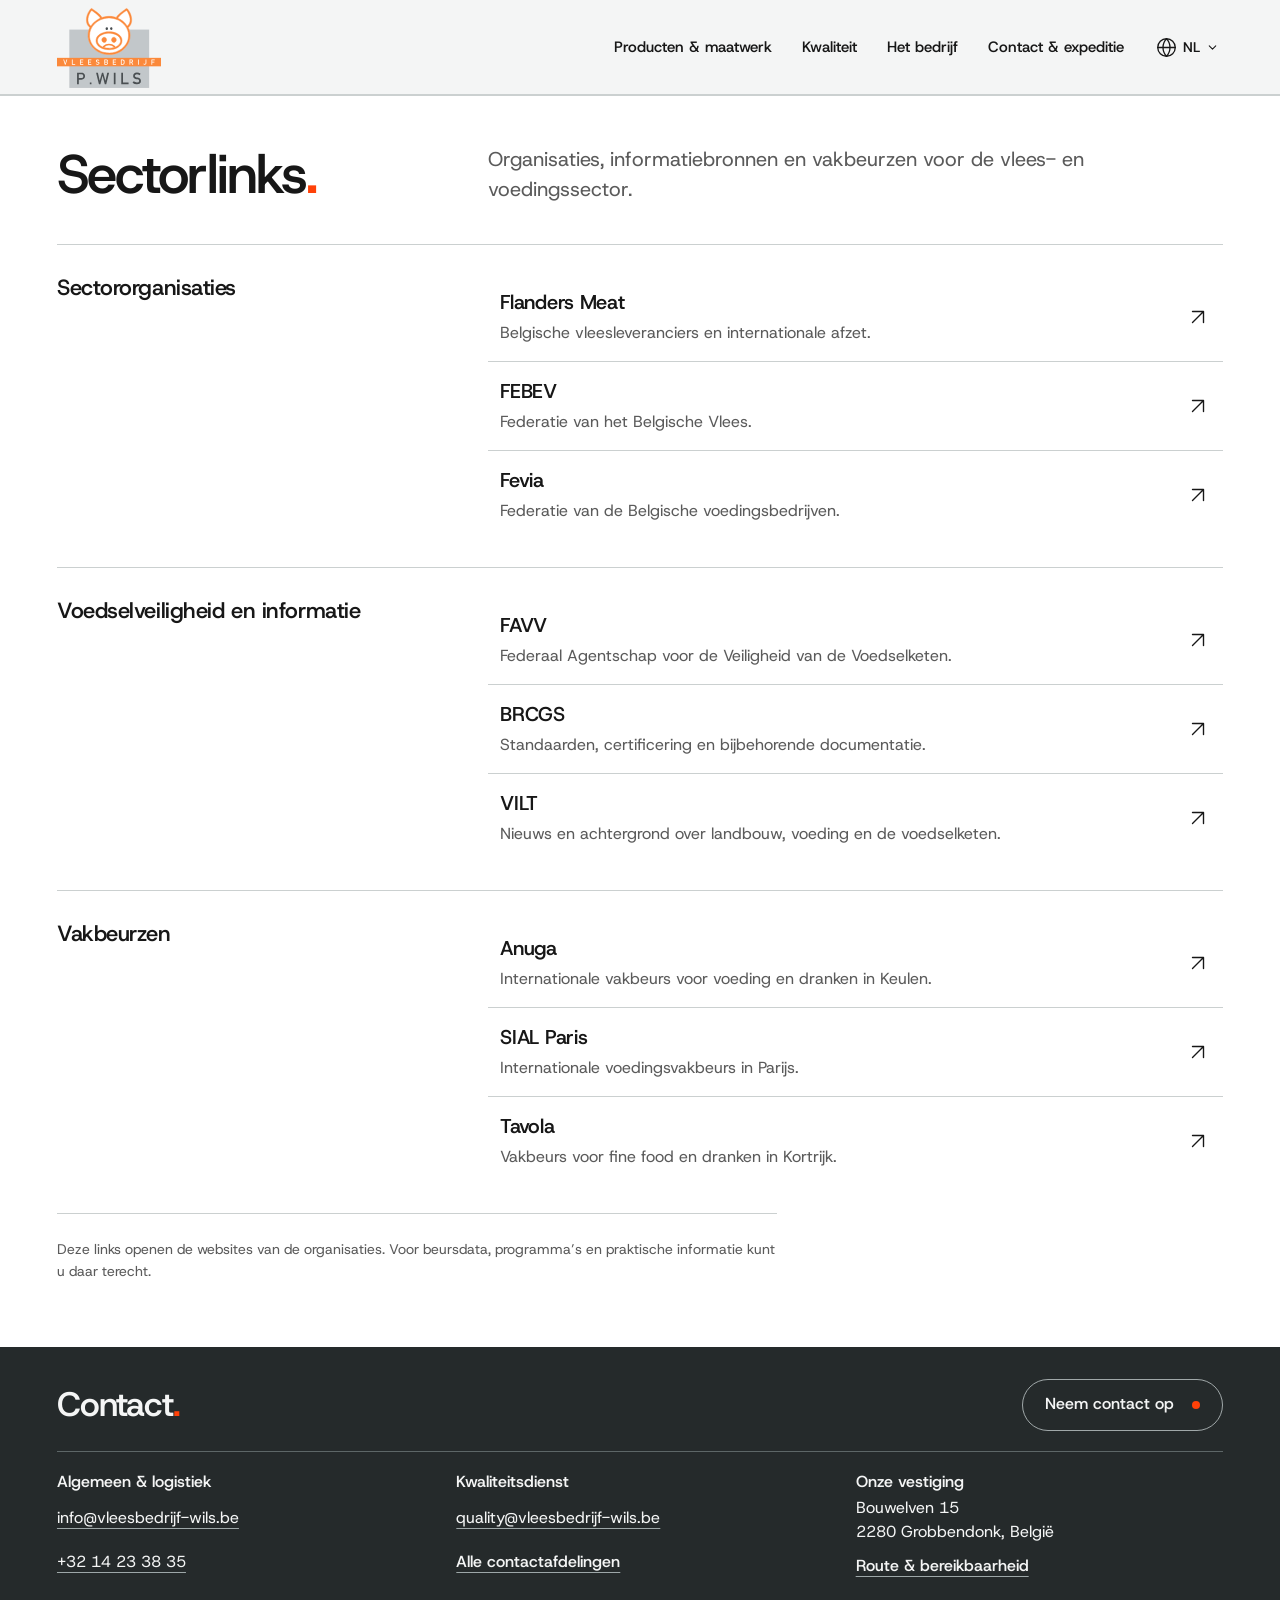
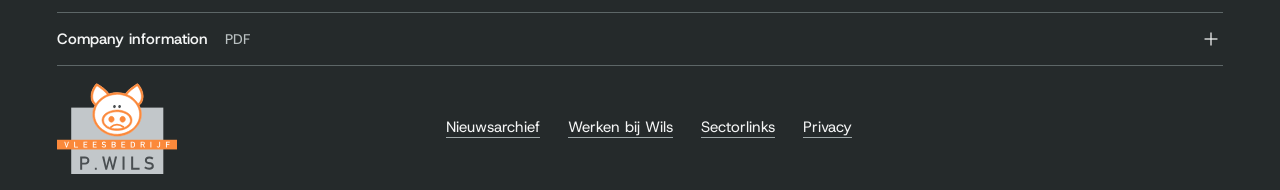
<file: sector.html>
<!doctype html><html lang="nl" data-wils-page="text"><head><meta charset="utf-8"><meta name="viewport" content="width=device-width,initial-scale=1"><meta name="robots" content="noindex,nofollow"><meta name="color-scheme" content="light"><meta name="description" content="Organisaties, informatiebronnen en vakbeurzen voor de vlees- en voedingssector."><title>Sectorlinks · P.WILS</title><link rel="preload" href="assets/fonts/HostGrotesk.ttf" as="font" type="font/ttf" crossorigin><link rel="stylesheet" href="home.css?v=anchor-focus-137"><link rel="stylesheet" href="buttons-footer.css?v=29&amp;r=29-ready"><link rel="stylesheet" href="navigation.css?v=menu-languages-96-local&amp;r=29-ready"><link rel="stylesheet" href="site-system.css?v=29&amp;r=29-ready"><link rel="stylesheet" href="page-headers.css?v=32&amp;r=29-ready"><script src="site-system.js?v=english-162" defer></script><script src="page-headers.js?v=scroll-performance-111-local" defer></script><link rel="stylesheet" href="refinement.css?v=connected-pages-98-local"><script src="refinement.js?v=fixed-canvas-106-local" defer blocking="render"></script><link rel="stylesheet" href="site-motion.css?v=media-composition-67-ready"><script src="site-motion.js?v=scroll-interrupt-119-local" defer blocking="render"></script><link rel="stylesheet" href="palette-system.css?v=section-palette-91-local"><script src="page-transitions.js?v=english-162" blocking="render"></script><link rel="stylesheet" href="page-transitions.css?v=fixed-canvas-106-local"><link rel="stylesheet" href="news.css?v=news-links-107-ready"><link rel="stylesheet" href="brand-original.css?v=original-brand-143">

  <link rel="alternate" hreflang="nl" href="sector.html">
  <link rel="alternate" hreflang="en" href="en/sector.html">
<link rel="stylesheet" href="language-switch.css?v=164"><script src="language-switch.js?v=163" defer></script>
</head><body class="inner-page support-site-page has-compact-opening" data-site-motion-page="58"><div id="top"></div><a class="skip-link" href="#inhoud">Naar de inhoud</a><header class="site-header is-filled"><div class="header-inner wrap">
<a class="brand" href="index.html?v=29#intro" aria-label="P.WILS vleesbedrijf, naar home"><img class="brand-dark" src="assets/wils-logo-original-v143.svg?v=original-brand-143" alt="" width="456" height="352"><img class="brand-light" src="assets/wils-logo-original-v143.svg?v=original-brand-143" alt="" width="456" height="352"></a>
<nav class="desktop-nav" aria-label="Hoofdnavigatie"><a class="nav-link" href="producten.html?v=29">Producten &amp; maatwerk</a><a class="nav-link" href="kwaliteit.html?v=29">Kwaliteit</a><a class="nav-link" href="bedrijf.html?v=29">Het bedrijf</a><a class="nav-link" href="contact.html?v=29">Contact &amp; expeditie</a></nav>
<details class="language-switch" data-language-switch><summary class="language-trigger" aria-label="Taalkeuze, Nederlands"><svg class="language-globe" viewBox="0 0 24 24" fill="none" stroke="currentColor" stroke-width="1.5" stroke-linecap="round" stroke-linejoin="round" aria-hidden="true"><circle cx="12" cy="12" r="10"/><path d="M12 2a14.5 14.5 0 0 0 0 20 14.5 14.5 0 0 0 0-20M2 12h20"/></svg><span>NL</span><svg class="language-chevron" viewBox="0 0 16 16" aria-hidden="true"><path d="m4 6 4 4 4-4"/></svg></summary><div class="language-panel"><nav aria-label="Talen"><ul><li><span class="language-choice" lang="nl" aria-current="true"><span class="language-dot" aria-hidden="true"></span>Nederlands<small aria-hidden="true">NL</small></span></li><li><a href="en/sector.html" data-switch-language="en" lang="en" hreflang="en" aria-describedby="language-switch-status" class="language-choice">English<svg class="language-arrow" viewBox="0 0 16 16" aria-hidden="true"><path d="M3 8h10m-4-4 4 4-4 4"/></svg></a></li></ul></nav><details class="language-documents"><summary lang="en">Other languages (PDF)<svg class="language-chevron" viewBox="0 0 16 16" aria-hidden="true"><path d="m4 6 4 4 4-4"/></svg></summary><ul><li><a href="assets/documents/bedrijfsinformatie-de.pdf" target="_blank" rel="noopener" data-language-pdf="de"><span lang="de">Deutsch</span><span class="sr-only">, bedrijfsinformatie, PDF (opent in een nieuw tabblad)</span></a></li><li><a href="assets/documents/bedrijfsinformatie-fr.pdf" target="_blank" rel="noopener" data-language-pdf="fr"><span lang="fr">Français</span><span class="sr-only">, bedrijfsinformatie, PDF (opent in een nieuw tabblad)</span></a></li><li><a href="assets/documents/bedrijfsinformatie-it.pdf" target="_blank" rel="noopener" data-language-pdf="it"><span lang="it">Italiano</span><span class="sr-only">, bedrijfsinformatie, PDF (opent in een nieuw tabblad)</span></a></li><li><a href="assets/documents/bedrijfsinformatie-pl.pdf" target="_blank" rel="noopener" data-language-pdf="pl"><span lang="pl">Polski</span><span class="sr-only">, bedrijfsinformatie, PDF (opent in een nieuw tabblad)</span></a></li><li><a href="assets/documents/bedrijfsinformatie-ro.pdf" target="_blank" rel="noopener" data-language-pdf="ro"><span lang="ro">Română</span><span class="sr-only">, bedrijfsinformatie, PDF (opent in een nieuw tabblad)</span></a></li><li><a href="assets/documents/bedrijfsinformatie-cs.pdf" target="_blank" rel="noopener" data-language-pdf="cs"><span lang="cs">Čeština</span><span class="sr-only">, bedrijfsinformatie, PDF (opent in een nieuw tabblad)</span></a></li><li><a href="assets/documents/bedrijfsinformatie-sk.pdf" target="_blank" rel="noopener" data-language-pdf="sk"><span lang="sk">Slovenčina</span><span class="sr-only">, bedrijfsinformatie, PDF (opent in een nieuw tabblad)</span></a></li><li><a href="assets/documents/bedrijfsinformatie-bg.pdf" target="_blank" rel="noopener" data-language-pdf="bg"><span lang="bg">Български</span><span class="sr-only">, bedrijfsinformatie, PDF (opent in een nieuw tabblad)</span></a></li></ul></details></div></details>
<button class="menu-toggle" type="button" aria-label="Open navigatie" aria-controls="mobile-menu" aria-expanded="false"><span data-menu-label>Menu</span><svg class="menu-glyph" viewBox="0 0 24 24" fill="none" aria-hidden="true"><path d="M4 8h16M4 16h16" stroke="currentColor" stroke-width="1.5"/></svg></button></div>
<nav class="mobile-menu" id="mobile-menu" aria-label="Mobiele hoofdnavigatie" hidden><a class="nav-link" href="producten.html?v=29">Producten &amp; maatwerk</a><a class="nav-link" href="kwaliteit.html?v=29">Kwaliteit</a><a class="nav-link" href="bedrijf.html?v=29">Het bedrijf</a><a class="nav-link" href="contact.html?v=29">Contact &amp; expeditie</a><div class="mobile-language" role="group" aria-label="Languages" lang="en">
<div class="mobile-language-row"><span class="mobile-language-icon" aria-hidden="true"><svg class="language-globe" viewBox="0 0 24 24" fill="none" stroke="currentColor" stroke-width="1.5" stroke-linecap="round" stroke-linejoin="round" aria-hidden="true" focusable="false"><circle cx="12" cy="12" r="10"/><path d="M12 2a14.5 14.5 0 0 0 0 20 14.5 14.5 0 0 0 0-20M2 12h20"/></svg></span><div class="mobile-language-options"><span aria-current="true" lang="nl" aria-label="Nederlands">NL</span><a href="en/sector.html" data-switch-language="en" lang="en" hreflang="en" aria-describedby="language-switch-status" aria-label="English">ENG</a></div></div><details class="language-documents"><summary lang="en">Other languages (PDF)<svg class="language-chevron" viewBox="0 0 16 16" aria-hidden="true"><path d="m4 6 4 4 4-4"/></svg></summary><ul><li><a href="assets/documents/bedrijfsinformatie-de.pdf" target="_blank" rel="noopener" data-language-pdf="de"><span lang="de">Deutsch</span><span class="sr-only">, bedrijfsinformatie, PDF (opent in een nieuw tabblad)</span></a></li><li><a href="assets/documents/bedrijfsinformatie-fr.pdf" target="_blank" rel="noopener" data-language-pdf="fr"><span lang="fr">Français</span><span class="sr-only">, bedrijfsinformatie, PDF (opent in een nieuw tabblad)</span></a></li><li><a href="assets/documents/bedrijfsinformatie-it.pdf" target="_blank" rel="noopener" data-language-pdf="it"><span lang="it">Italiano</span><span class="sr-only">, bedrijfsinformatie, PDF (opent in een nieuw tabblad)</span></a></li><li><a href="assets/documents/bedrijfsinformatie-pl.pdf" target="_blank" rel="noopener" data-language-pdf="pl"><span lang="pl">Polski</span><span class="sr-only">, bedrijfsinformatie, PDF (opent in een nieuw tabblad)</span></a></li><li><a href="assets/documents/bedrijfsinformatie-ro.pdf" target="_blank" rel="noopener" data-language-pdf="ro"><span lang="ro">Română</span><span class="sr-only">, bedrijfsinformatie, PDF (opent in een nieuw tabblad)</span></a></li><li><a href="assets/documents/bedrijfsinformatie-cs.pdf" target="_blank" rel="noopener" data-language-pdf="cs"><span lang="cs">Čeština</span><span class="sr-only">, bedrijfsinformatie, PDF (opent in een nieuw tabblad)</span></a></li><li><a href="assets/documents/bedrijfsinformatie-sk.pdf" target="_blank" rel="noopener" data-language-pdf="sk"><span lang="sk">Slovenčina</span><span class="sr-only">, bedrijfsinformatie, PDF (opent in een nieuw tabblad)</span></a></li><li><a href="assets/documents/bedrijfsinformatie-bg.pdf" target="_blank" rel="noopener" data-language-pdf="bg"><span lang="bg">Български</span><span class="sr-only">, bedrijfsinformatie, PDF (opent in een nieuw tabblad)</span></a></li></ul></details></div></nav></header><p class="language-switch-status" id="language-switch-status" role="status"></p><main id="inhoud" class="support-page support-page--sector" data-support-page="sector"><header class="support-opening page-wrap" data-opening-group><h1 class="page-title" data-site-motion="heading">Sectorlinks<span class="brand-period">.</span></h1><p class="support-lead" data-site-motion="body">Organisaties, informatiebronnen en vakbeurzen voor de vlees- en voedingssector.</p></header><div class="page-wrap support-document"><section class="support-section sector-group" id="sectororganisaties" aria-labelledby="sectororganisaties-title"><h2 id="sectororganisaties-title" data-site-motion="heading">Sectororganisaties</h2><ul class="sector-register"><li><a class="sector-link" href="https://www.flandersmeat.com/en" target="_blank" rel="noopener noreferrer"><span class="sector-link-copy"><strong>Flanders Meat</strong><span>Belgische vleesleveranciers en internationale afzet.</span></span><svg class="sector-link-arrow" viewBox="0 0 24 24" fill="none" aria-hidden="true" focusable="false"><path d="M6 18 18 6M6 6h12v12" stroke="currentColor" stroke-width="1.5" stroke-linecap="round" stroke-linejoin="round"/></svg><span class="sr-only">Opent in een nieuw tabblad</span></a></li><li><a class="sector-link" href="https://www.febev.be/" target="_blank" rel="noopener noreferrer"><span class="sector-link-copy"><strong>FEBEV</strong><span>Federatie van het Belgische Vlees.</span></span><svg class="sector-link-arrow" viewBox="0 0 24 24" fill="none" aria-hidden="true" focusable="false"><path d="M6 18 18 6M6 6h12v12" stroke="currentColor" stroke-width="1.5" stroke-linecap="round" stroke-linejoin="round"/></svg><span class="sr-only">Opent in een nieuw tabblad</span></a></li><li><a class="sector-link" href="https://www.fevia.be/nl" target="_blank" rel="noopener noreferrer"><span class="sector-link-copy"><strong>Fevia</strong><span>Federatie van de Belgische voedingsbedrijven.</span></span><svg class="sector-link-arrow" viewBox="0 0 24 24" fill="none" aria-hidden="true" focusable="false"><path d="M6 18 18 6M6 6h12v12" stroke="currentColor" stroke-width="1.5" stroke-linecap="round" stroke-linejoin="round"/></svg><span class="sr-only">Opent in een nieuw tabblad</span></a></li></ul></section><section class="support-section sector-group" id="voedselveiligheid-informatie" aria-labelledby="voedselveiligheid-informatie-title"><h2 id="voedselveiligheid-informatie-title" data-site-motion="heading">Voedselveiligheid en informatie</h2><ul class="sector-register"><li><a class="sector-link" href="https://favv-afsca.be/nl" target="_blank" rel="noopener noreferrer"><span class="sector-link-copy"><strong>FAVV</strong><span>Federaal Agentschap voor de Veiligheid van de Voedselketen.</span></span><svg class="sector-link-arrow" viewBox="0 0 24 24" fill="none" aria-hidden="true" focusable="false"><path d="M6 18 18 6M6 6h12v12" stroke="currentColor" stroke-width="1.5" stroke-linecap="round" stroke-linejoin="round"/></svg><span class="sr-only">Opent in een nieuw tabblad</span></a></li><li><a class="sector-link" href="https://www.brcgs.com/" target="_blank" rel="noopener noreferrer"><span class="sector-link-copy"><strong>BRCGS</strong><span>Standaarden, certificering en bijbehorende documentatie.</span></span><svg class="sector-link-arrow" viewBox="0 0 24 24" fill="none" aria-hidden="true" focusable="false"><path d="M6 18 18 6M6 6h12v12" stroke="currentColor" stroke-width="1.5" stroke-linecap="round" stroke-linejoin="round"/></svg><span class="sr-only">Opent in een nieuw tabblad</span></a></li><li><a class="sector-link" href="https://vilt.be/nl" target="_blank" rel="noopener noreferrer"><span class="sector-link-copy"><strong>VILT</strong><span>Nieuws en achtergrond over landbouw, voeding en de voedselketen.</span></span><svg class="sector-link-arrow" viewBox="0 0 24 24" fill="none" aria-hidden="true" focusable="false"><path d="M6 18 18 6M6 6h12v12" stroke="currentColor" stroke-width="1.5" stroke-linecap="round" stroke-linejoin="round"/></svg><span class="sr-only">Opent in een nieuw tabblad</span></a></li></ul></section><section class="support-section sector-group" id="vakbeurzen" aria-labelledby="vakbeurzen-title"><h2 id="vakbeurzen-title" data-site-motion="heading">Vakbeurzen</h2><ul class="sector-register"><li><a class="sector-link" href="https://www.anuga.com/" target="_blank" rel="noopener noreferrer"><span class="sector-link-copy"><strong>Anuga</strong><span>Internationale vakbeurs voor voeding en dranken in Keulen.</span></span><svg class="sector-link-arrow" viewBox="0 0 24 24" fill="none" aria-hidden="true" focusable="false"><path d="M6 18 18 6M6 6h12v12" stroke="currentColor" stroke-width="1.5" stroke-linecap="round" stroke-linejoin="round"/></svg><span class="sr-only">Opent in een nieuw tabblad</span></a></li><li><a class="sector-link" href="https://www.sialparis.com/en" target="_blank" rel="noopener noreferrer"><span class="sector-link-copy"><strong>SIAL Paris</strong><span>Internationale voedingsvakbeurs in Parijs.</span></span><svg class="sector-link-arrow" viewBox="0 0 24 24" fill="none" aria-hidden="true" focusable="false"><path d="M6 18 18 6M6 6h12v12" stroke="currentColor" stroke-width="1.5" stroke-linecap="round" stroke-linejoin="round"/></svg><span class="sr-only">Opent in een nieuw tabblad</span></a></li><li><a class="sector-link" href="https://www.tavola-xpo.be/nl/" target="_blank" rel="noopener noreferrer"><span class="sector-link-copy"><strong>Tavola</strong><span>Vakbeurs voor fine food en dranken in Kortrijk.</span></span><svg class="sector-link-arrow" viewBox="0 0 24 24" fill="none" aria-hidden="true" focusable="false"><path d="M6 18 18 6M6 6h12v12" stroke="currentColor" stroke-width="1.5" stroke-linecap="round" stroke-linejoin="round"/></svg><span class="sr-only">Opent in een nieuw tabblad</span></a></li></ul></section><p class="support-note" data-site-motion="body">Deze links openen de websites van de organisaties. Voor beursdata, programma’s en praktische informatie kunt u daar terecht.</p></div></main><section class="closing-chapter" id="site-contact" data-sheet aria-labelledby="contact-title">
    <div class="chapter-frame">
    <div class="wrap closing-inner">
      <div class="contact-intro"><h2 id="contact-title" data-site-motion="heading">Contact<span class="brand-period">.</span></h2><div data-site-motion="body"><a class="action-primary" href="contact.html?v=29#vraag"><span class="action-label">Neem contact op</span><span class="action-dot" aria-hidden="true"></span></a></div></div>
      <div class="contact-register" data-site-motion="sequence"><div><h3>Algemeen &amp; logistiek</h3><a href="mailto:info@vleesbedrijf-wils.be">info@vleesbedrijf-wils.be</a><a href="tel:+3214233835">+32 14 23 38 35</a></div><div><h3>Kwaliteitsdienst</h3><a href="mailto:quality@vleesbedrijf-wils.be">quality@vleesbedrijf-wils.be</a><a class="text-link" href="contact.html?v=29#contact-afdelingen">Alle contactafdelingen</a></div><div><h3>Onze vestiging</h3><address>Bouwelven 15<br>2280 Grobbendonk, België</address><a class="text-link" href="contact.html?v=29#contact-route">Route &amp; bereikbaarheid</a></div></div>
      <footer class="site-footer">
        <details class="footer-documents"><summary><span id="footer-documents-title" lang="en">Company information <span class="footer-document-type">PDF</span></span><span class="disclosure-mark"><svg class="" viewBox="0 0 24 24" fill="none" aria-hidden="true" focusable="false"><g stroke="currentColor" stroke-width="1.5" stroke-linecap="square" stroke-linejoin="miter"><path d="M5 12h14"/><path class="plus-stem" d="M12 5v14"/></g></svg></span></summary><nav class="language-pdf-grid" aria-labelledby="footer-documents-title"><a href="assets/documents/bedrijfsinformatie-de.pdf" target="_blank" rel="noopener" data-language-pdf="de"><span lang="de">Deutsch</span><span class="sr-only">, bedrijfsinformatie, PDF (opent in een nieuw tabblad)</span></a><a href="assets/documents/bedrijfsinformatie-fr.pdf" target="_blank" rel="noopener" data-language-pdf="fr"><span lang="fr">Français</span><span class="sr-only">, bedrijfsinformatie, PDF (opent in een nieuw tabblad)</span></a><a href="assets/documents/bedrijfsinformatie-it.pdf" target="_blank" rel="noopener" data-language-pdf="it"><span lang="it">Italiano</span><span class="sr-only">, bedrijfsinformatie, PDF (opent in een nieuw tabblad)</span></a><a href="assets/documents/bedrijfsinformatie-pl.pdf" target="_blank" rel="noopener" data-language-pdf="pl"><span lang="pl">Polski</span><span class="sr-only">, bedrijfsinformatie, PDF (opent in een nieuw tabblad)</span></a><a href="assets/documents/bedrijfsinformatie-ro.pdf" target="_blank" rel="noopener" data-language-pdf="ro"><span lang="ro">Română</span><span class="sr-only">, bedrijfsinformatie, PDF (opent in een nieuw tabblad)</span></a><a href="assets/documents/bedrijfsinformatie-cs.pdf" target="_blank" rel="noopener" data-language-pdf="cs"><span lang="cs">Čeština</span><span class="sr-only">, bedrijfsinformatie, PDF (opent in een nieuw tabblad)</span></a><a href="assets/documents/bedrijfsinformatie-sk.pdf" target="_blank" rel="noopener" data-language-pdf="sk"><span lang="sk">Slovenčina</span><span class="sr-only">, bedrijfsinformatie, PDF (opent in een nieuw tabblad)</span></a><a href="assets/documents/bedrijfsinformatie-bg.pdf" target="_blank" rel="noopener" data-language-pdf="bg"><span lang="bg">Български</span><span class="sr-only">, bedrijfsinformatie, PDF (opent in een nieuw tabblad)</span></a></nav></details>
        <div class="footer-utility"><div class="footer-brand"><a href="index.html?v=29#intro" aria-label="P.WILS vleesbedrijf - naar boven"><img src="assets/wils-logo-original-v143.svg?v=original-brand-143" alt="" width="456" height="352"></a></div><nav class="footer-nav" aria-label="Meer bij Wils" data-site-motion="body"><a href="bedrijf.html#nieuws">Nieuwsarchief</a><a href="bedrijf.html#werken-bij-wils">Werken bij Wils</a><a href="sector.html">Sectorlinks</a><a href="privacy.html">Privacy</a></nav><p class="footer-bottom" data-site-motion="body">© 2026 P.WILS vleesbedrijf</p></div>
      </footer>
    </div>
    </div>
  </section></body></html>
</file>
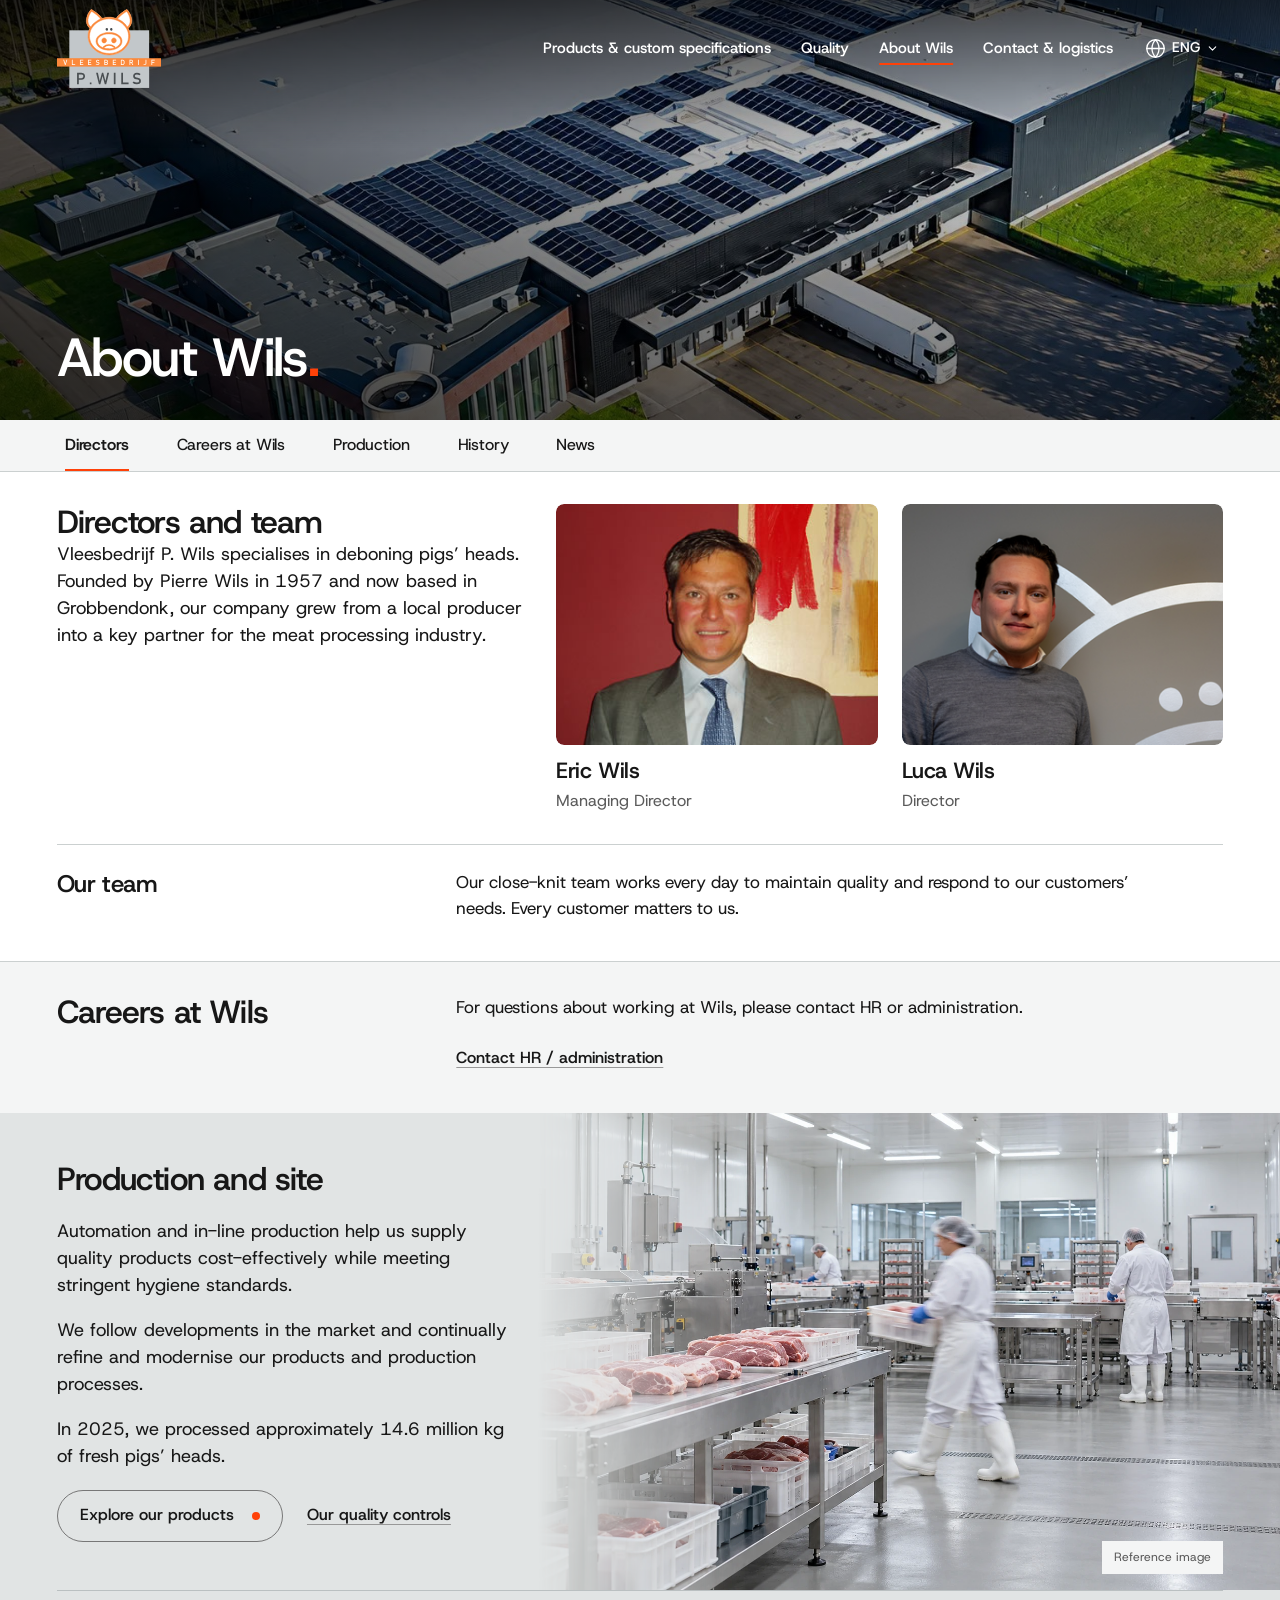
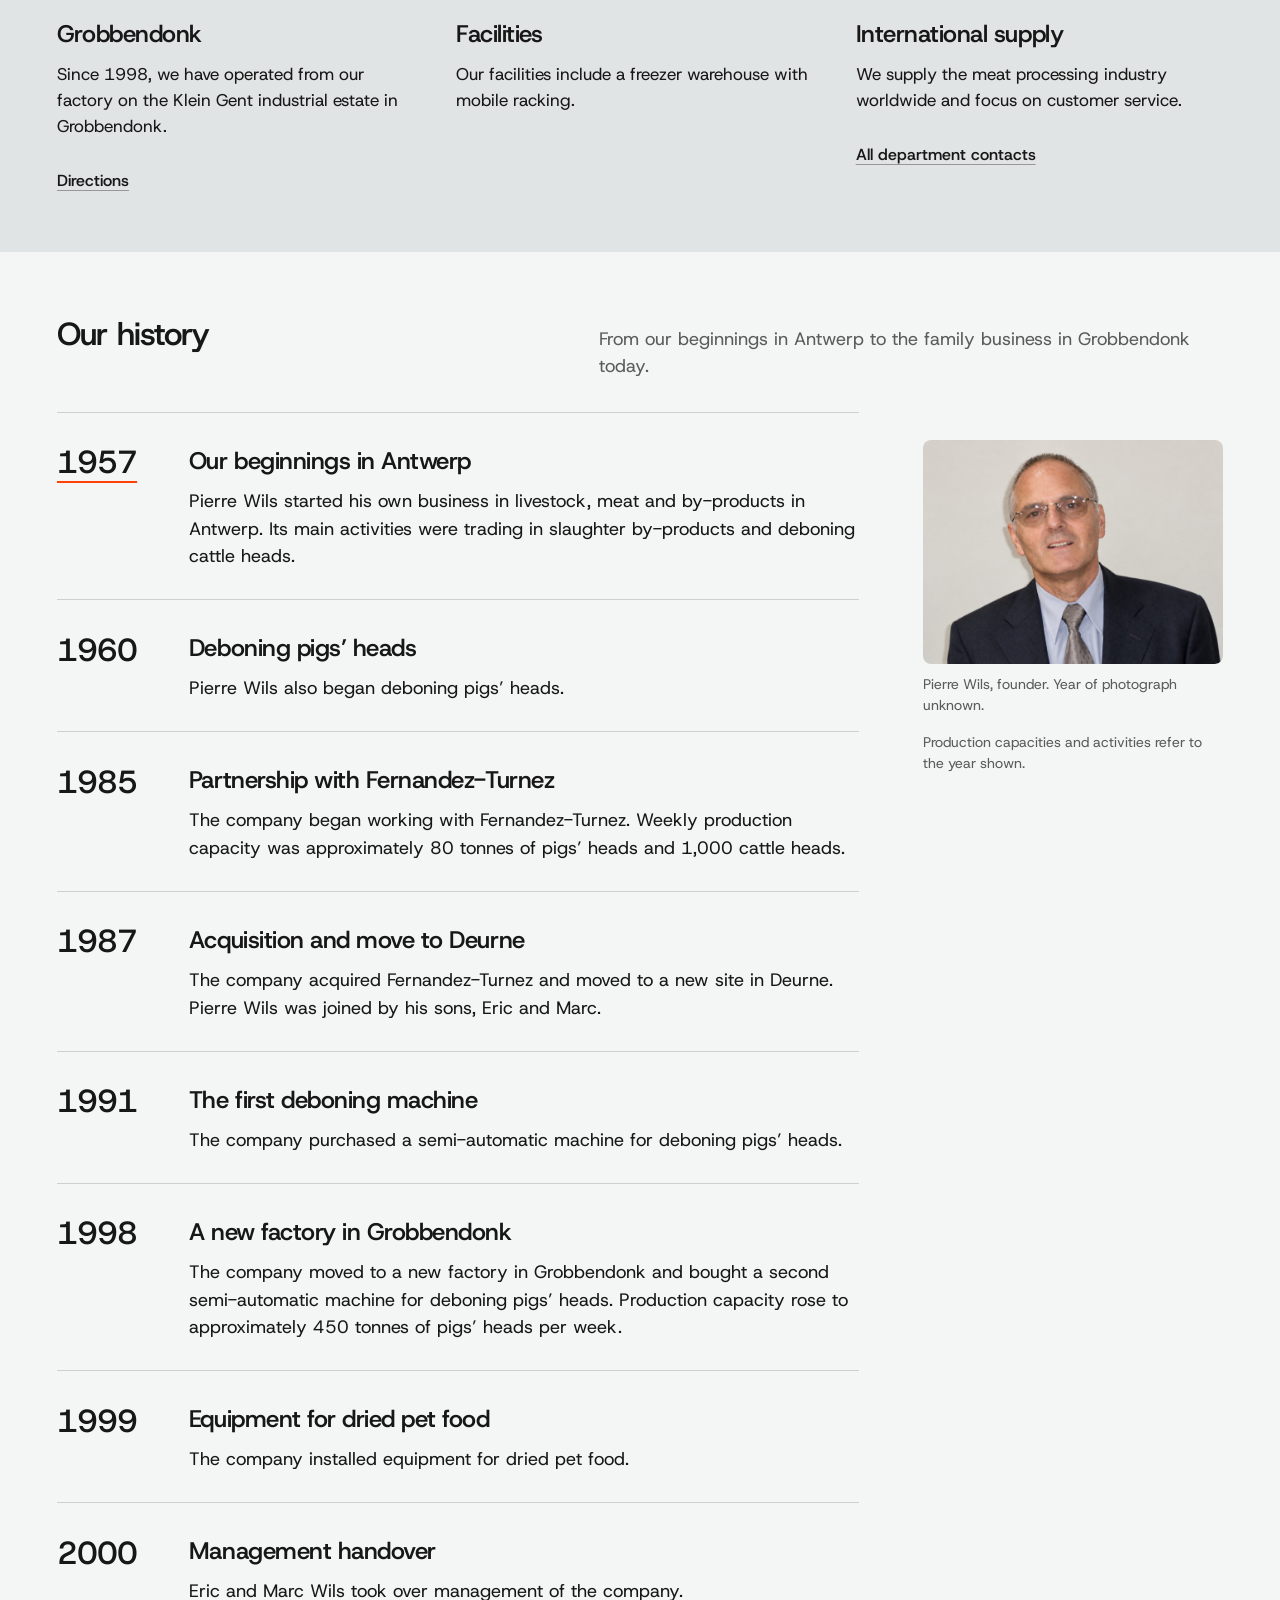
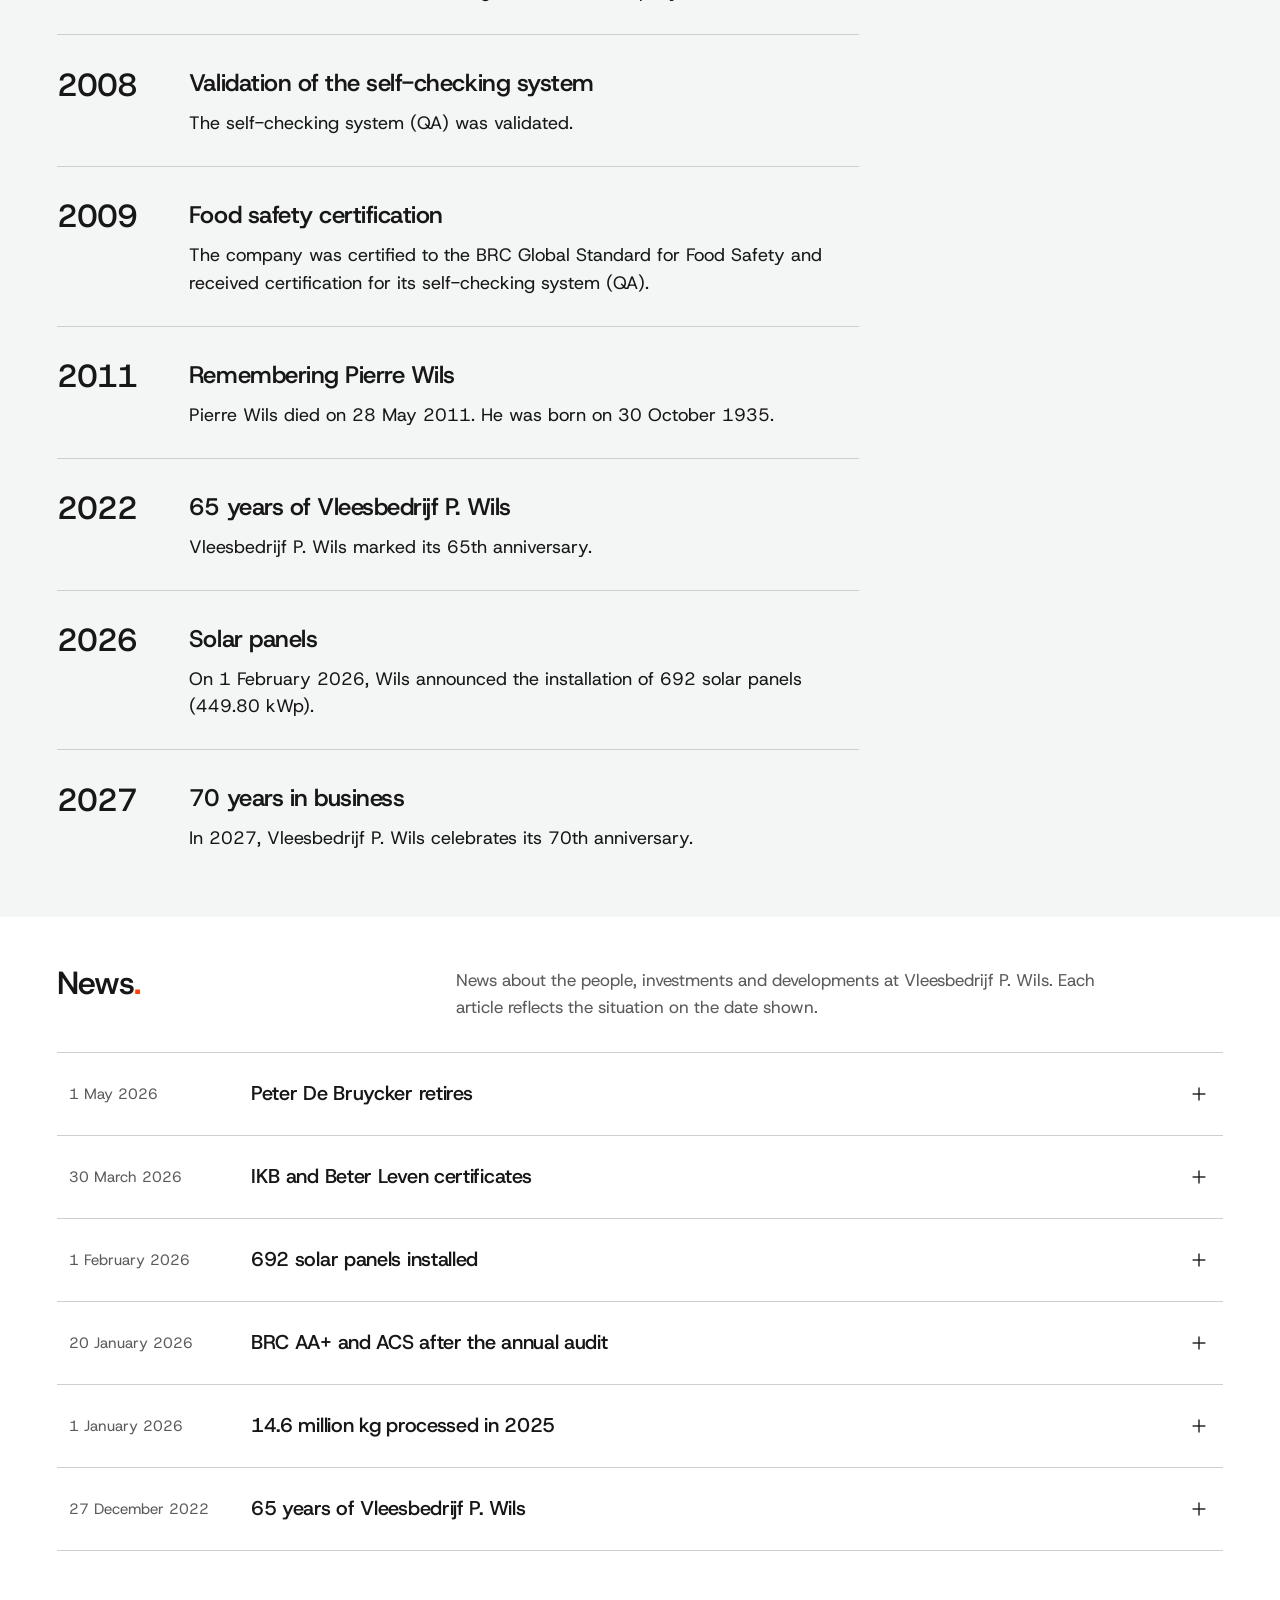
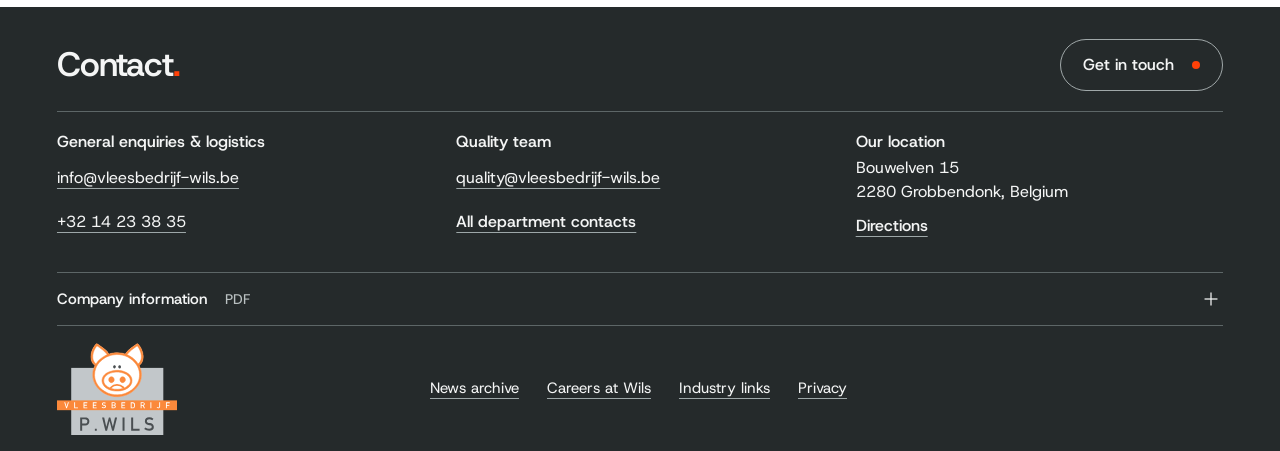
<file: en/bedrijf.html>
<!doctype html><html lang="en" data-wils-page="company"><head><meta charset="utf-8"><meta name="viewport" content="width=device-width,initial-scale=1"><meta name="robots" content="noindex,nofollow"><meta name="color-scheme" content="light"><meta name="description" content="Vleesbedrijf P. Wils in Grobbendonk. Meet the team, explore our production site and read our history since 1957."><title>About Wils · P.WILS</title><link rel="preload" href="../assets/fonts/HostGrotesk.ttf" as="font" type="font/ttf" crossorigin><link rel="stylesheet" href="../home.css?v=anchor-focus-137"><link rel="stylesheet" href="../buttons-footer.css?v=29&amp;r=29-ready"><link rel="stylesheet" href="../navigation.css?v=menu-languages-96-local"><link rel="stylesheet" href="../site-system.css?v=29&amp;r=29-ready"><link rel="stylesheet" href="../bedrijf.css?v=section-balance-103-local"><link rel="stylesheet" href="../page-headers.css?v=32&amp;r=29-ready"><script src="../site-system.js?v=english-162" defer></script><script src="bedrijf.js?v=content-efficiency-71-ready" defer></script><script src="../page-headers.js?v=scroll-performance-111-local" defer></script><link rel="stylesheet" href="../inner-openings.css?v=chapter-navigation-68-final"><link rel="stylesheet" href="../company-opening.css?v=section-balance-103-local"><script src="../inner-openings.js?v=scroll-performance-111-local" defer></script><link rel="stylesheet" href="../refinement.css?v=connected-pages-98-local"><script src="../refinement.js?v=fixed-canvas-106-local" defer blocking="render"></script><link rel="stylesheet" href="../site-motion.css?v=media-composition-67-ready"><script src="../site-motion.js?v=scroll-interrupt-119-local" defer blocking="render"></script><link rel="stylesheet" href="../page-cover.css?v=inner-cover-63"><link rel="stylesheet" href="../industrial-imagery.css?v=industrial-imagery-72-ready"><link rel="stylesheet" href="../palette-system.css?v=section-palette-91-local"><script src="../page-transitions.js?v=english-162" blocking="render"></script><link rel="stylesheet" href="../page-transitions.css?v=fixed-canvas-106-local"><link rel="stylesheet" href="../news.css?v=news-links-107-ready"><script src="../news.js?v=news-links-107-ready" defer blocking="render"></script><link rel="stylesheet" href="../grid-system.css?v=grid-careers-115-local"><link rel="stylesheet" href="../production-fade.css?v=production-fade-116-local"><link rel="stylesheet" href="../title-system.css?v=title-system-126-local"><link rel="stylesheet" href="../brand-original.css?v=original-brand-143">
  <link rel="alternate" hreflang="nl" href="../bedrijf.html">
  <link rel="alternate" hreflang="en" href="bedrijf.html">
<link rel="stylesheet" href="../language-switch.css?v=164"><script src="../language-switch.js?v=163" defer></script>
</head><body data-industrial-imagery="72" data-inner-opening="47" data-site-motion-page="58" class="inner-opening-47 inner-page company-page has-page-banner has-sticky-chapters grid-system-115" data-sticky-chapters-page="68" data-title-system="126"><div id="top"></div><a class="skip-link" href="#inhoud">Skip to content</a><header class="site-header"><div class="header-inner wrap">
<a class="brand" href="index.html?v=29#intro" aria-label="P. Wils meat company - home"><img class="brand-dark" src="../assets/wils-logo-original-v143.svg?v=original-brand-143" alt="" width="456" height="352"><img class="brand-light" src="../assets/wils-logo-original-v143.svg?v=original-brand-143" alt="" width="456" height="352"></a>
<nav class="desktop-nav" aria-label="Main navigation"><a class="nav-link" href="producten.html?v=29">Products &amp; custom specifications</a><a class="nav-link" href="kwaliteit.html?v=29">Quality</a><a class="nav-link" href="bedrijf.html?v=29" aria-current="page">About Wils</a><a class="nav-link" href="contact.html?v=29">Contact &amp; logistics</a></nav>
<details class="language-switch" data-language-switch><summary class="language-trigger" aria-label="Language selection, English"><svg class="language-globe" viewBox="0 0 24 24" fill="none" stroke="currentColor" stroke-width="1.5" stroke-linecap="round" stroke-linejoin="round" aria-hidden="true"><circle cx="12" cy="12" r="10"/><path d="M12 2a14.5 14.5 0 0 0 0 20 14.5 14.5 0 0 0 0-20M2 12h20"/></svg><span>ENG</span><svg class="language-chevron" viewBox="0 0 16 16" aria-hidden="true"><path d="m4 6 4 4 4-4"/></svg></summary><div class="language-panel"><nav aria-label="Languages"><ul><li><span class="language-choice" lang="en" aria-current="true"><span class="language-dot" aria-hidden="true"></span>English<small aria-hidden="true">ENG</small></span></li><li><a href="../bedrijf.html" data-switch-language="nl" lang="nl" hreflang="nl" aria-describedby="language-switch-status" class="language-choice">Nederlands<svg class="language-arrow" viewBox="0 0 16 16" aria-hidden="true"><path d="M3 8h10m-4-4 4 4-4 4"/></svg></a></li></ul></nav><details class="language-documents"><summary lang="en">Other languages (PDF)<svg class="language-chevron" viewBox="0 0 16 16" aria-hidden="true"><path d="m4 6 4 4 4-4"/></svg></summary><ul><li><a href="../assets/documents/bedrijfsinformatie-de.pdf" target="_blank" rel="noopener" data-language-pdf="de"><span lang="de">Deutsch</span><span class="sr-only">, company information, PDF (opens in a new tab)</span></a></li><li><a href="../assets/documents/bedrijfsinformatie-fr.pdf" target="_blank" rel="noopener" data-language-pdf="fr"><span lang="fr">Français</span><span class="sr-only">, company information, PDF (opens in a new tab)</span></a></li><li><a href="../assets/documents/bedrijfsinformatie-it.pdf" target="_blank" rel="noopener" data-language-pdf="it"><span lang="it">Italiano</span><span class="sr-only">, company information, PDF (opens in a new tab)</span></a></li><li><a href="../assets/documents/bedrijfsinformatie-pl.pdf" target="_blank" rel="noopener" data-language-pdf="pl"><span lang="pl">Polski</span><span class="sr-only">, company information, PDF (opens in a new tab)</span></a></li><li><a href="../assets/documents/bedrijfsinformatie-ro.pdf" target="_blank" rel="noopener" data-language-pdf="ro"><span lang="ro">Română</span><span class="sr-only">, company information, PDF (opens in a new tab)</span></a></li><li><a href="../assets/documents/bedrijfsinformatie-cs.pdf" target="_blank" rel="noopener" data-language-pdf="cs"><span lang="cs">Čeština</span><span class="sr-only">, company information, PDF (opens in a new tab)</span></a></li><li><a href="../assets/documents/bedrijfsinformatie-sk.pdf" target="_blank" rel="noopener" data-language-pdf="sk"><span lang="sk">Slovenčina</span><span class="sr-only">, company information, PDF (opens in a new tab)</span></a></li><li><a href="../assets/documents/bedrijfsinformatie-bg.pdf" target="_blank" rel="noopener" data-language-pdf="bg"><span lang="bg">Български</span><span class="sr-only">, company information, PDF (opens in a new tab)</span></a></li></ul></details></div></details>
<button class="menu-toggle" type="button" aria-label="Open menu" aria-controls="mobile-menu" aria-expanded="false"><span data-menu-label>Menu</span><svg class="menu-glyph" viewBox="0 0 24 24" fill="none" aria-hidden="true"><path d="M4 8h16M4 16h16" stroke="currentColor" stroke-width="1.5"/></svg></button></div>
<nav class="mobile-menu" id="mobile-menu" aria-label="Mobile navigation" hidden><a class="nav-link" href="producten.html?v=29">Products &amp; custom specifications</a><a class="nav-link" href="kwaliteit.html?v=29">Quality</a><a class="nav-link" href="bedrijf.html?v=29" aria-current="page">About Wils</a><a class="nav-link" href="contact.html?v=29">Contact &amp; logistics</a><div class="mobile-language" role="group" aria-label="Languages" lang="en">
<div class="mobile-language-row"><span class="mobile-language-icon" aria-hidden="true"><svg class="language-globe" viewBox="0 0 24 24" fill="none" stroke="currentColor" stroke-width="1.5" stroke-linecap="round" stroke-linejoin="round" aria-hidden="true" focusable="false"><circle cx="12" cy="12" r="10"/><path d="M12 2a14.5 14.5 0 0 0 0 20 14.5 14.5 0 0 0 0-20M2 12h20"/></svg></span><div class="mobile-language-options"><span aria-current="true" lang="en" aria-label="English">ENG</span><a href="../bedrijf.html" data-switch-language="nl" lang="nl" hreflang="nl" aria-describedby="language-switch-status" aria-label="Nederlands">NL</a></div></div><details class="language-documents"><summary lang="en">Other languages (PDF)<svg class="language-chevron" viewBox="0 0 16 16" aria-hidden="true"><path d="m4 6 4 4 4-4"/></svg></summary><ul><li><a href="../assets/documents/bedrijfsinformatie-de.pdf" target="_blank" rel="noopener" data-language-pdf="de"><span lang="de">Deutsch</span><span class="sr-only">, company information, PDF (opens in a new tab)</span></a></li><li><a href="../assets/documents/bedrijfsinformatie-fr.pdf" target="_blank" rel="noopener" data-language-pdf="fr"><span lang="fr">Français</span><span class="sr-only">, company information, PDF (opens in a new tab)</span></a></li><li><a href="../assets/documents/bedrijfsinformatie-it.pdf" target="_blank" rel="noopener" data-language-pdf="it"><span lang="it">Italiano</span><span class="sr-only">, company information, PDF (opens in a new tab)</span></a></li><li><a href="../assets/documents/bedrijfsinformatie-pl.pdf" target="_blank" rel="noopener" data-language-pdf="pl"><span lang="pl">Polski</span><span class="sr-only">, company information, PDF (opens in a new tab)</span></a></li><li><a href="../assets/documents/bedrijfsinformatie-ro.pdf" target="_blank" rel="noopener" data-language-pdf="ro"><span lang="ro">Română</span><span class="sr-only">, company information, PDF (opens in a new tab)</span></a></li><li><a href="../assets/documents/bedrijfsinformatie-cs.pdf" target="_blank" rel="noopener" data-language-pdf="cs"><span lang="cs">Čeština</span><span class="sr-only">, company information, PDF (opens in a new tab)</span></a></li><li><a href="../assets/documents/bedrijfsinformatie-sk.pdf" target="_blank" rel="noopener" data-language-pdf="sk"><span lang="sk">Slovenčina</span><span class="sr-only">, company information, PDF (opens in a new tab)</span></a></li><li><a href="../assets/documents/bedrijfsinformatie-bg.pdf" target="_blank" rel="noopener" data-language-pdf="bg"><span lang="bg">Български</span><span class="sr-only">, company information, PDF (opens in a new tab)</span></a></li></ul></details></div></nav></header><p class="language-switch-status" id="language-switch-status" role="status"></p><main id="inhoud"><div class="company-view"><div class="page-cover-stage" data-page-cover><section class="page-banner page-banner--company" id="familiebedrijf" aria-labelledby="company-title" data-page-hero data-hero-parallax>
<div class="page-transition-media" data-transition-media><div class="page-banner-media"><img src="../assets/page-headers/bedrijf.jpg" alt="Aerial view of the Wils site at Bouwelven 15 in Grobbendonk" width="1600" height="900" fetchpriority="high" decoding="async"></div>
<div class="page-banner-shade" aria-hidden="true"></div></div><div class="page-wrap page-banner-content"><h1 class="page-banner-title" id="company-title"><span class="page-banner-title-mask"><span data-banner-title>About Wils<span class="brand-period">.</span></span></span></h1></div></section></div><div class="page-content-sheet" data-page-sheet><div class="page-chapters" data-sticky-chapters="68"><nav class="page-wrap page-chapters-inner" data-page-chapters aria-label="On this page"><a href="#mensen" aria-label="Directors and team" aria-current="location"><span class="chapter-label-full" data-label="Directors" aria-hidden="true">Directors</span><span class="chapter-label-compact" data-label="Directors" aria-hidden="true">Directors</span></a><a href="#werken-bij-wils" aria-label="Careers at Wils"><span class="chapter-label-full" data-label="Careers at Wils" aria-hidden="true">Careers at Wils</span><span class="chapter-label-compact" data-label="Careers at Wils" aria-hidden="true">Careers at Wils</span></a><a href="#productie" aria-label="Production and site"><span class="chapter-label-full" data-label="Production" aria-hidden="true">Production</span><span class="chapter-label-compact" data-label="Production" aria-hidden="true">Production</span></a><a href="#geschiedenis" aria-label="History"><span class="chapter-label-full" data-label="History" aria-hidden="true">History</span><span class="chapter-label-compact" data-label="History" aria-hidden="true">History</span></a><a href="#nieuws" aria-label="News"><span class="chapter-label-full" data-label="News" aria-hidden="true">News</span><span class="chapter-label-compact" data-label="News" aria-hidden="true">News</span></a></nav></div>
<section class="chapter company-people company-opening-v47" id="mensen" aria-labelledby="people-title" data-chapter-section data-company-content="71"><span class="company-alias" id="directie"></span><div class="page-wrap">
  <div class="company-editorial-opening" data-opening-group>
    <div class="company-editorial-copy"><h2 id="people-title" data-site-motion="heading" data-title-role="section" data-title-flow="stack">Directors and team</h2><div class="company-editorial-lead" data-site-motion="body"><p>Vleesbedrijf P. Wils specialises in deboning pigs’ heads. Founded by Pierre Wils in 1957 and now based in Grobbendonk, our company grew from a local producer into a key partner for the meat processing industry.</p></div></div>
    <div class="company-editorial-portraits"><figure class="company-director"><div class="company-director-photo" data-site-motion="media"><img src="../assets/company/eric-wils-origineel-kleur-v95.jpg" width="340" height="255" alt="Eric Wils" loading="lazy" decoding="async"></div><figcaption data-site-motion="body"><h3>Eric Wils</h3><p>Managing Director</p></figcaption></figure><figure class="company-director"><div class="company-director-photo" data-site-motion="media"><img src="../assets/company/luca-wils-origineel-v95.png" width="345" height="259" alt="Luca Wils" loading="lazy" decoding="async"></div><figcaption data-site-motion="body"><h3>Luca Wils</h3><p>Director</p></figcaption></figure></div>
    <div class="prose company-team-copy" data-opening-group><h3 id="team-title" data-site-motion="heading" data-title-role="subsection" data-title-flow="responsive">Our team</h3><p data-site-motion="body">Our close-knit team works every day to maintain quality and respond to our customers’ needs. Every customer matters to us.</p></div>
  </div>
</div></section>
<section class="chapter company-careers" id="werken-bij-wils" aria-labelledby="careers-title" data-chapter-section><div class="page-wrap"><div class="careers-layout" data-opening-group><h2 id="careers-title" data-site-motion="heading" data-title-role="section">Careers at Wils</h2><div class="careers-copy" data-site-motion="body"><p>For questions about working at Wils, please contact HR or administration.</p><a class="text-link" href="contact.html?afdeling=hr#vraag">Contact HR / administration</a></div></div></div></section>
<section class="chapter company-evidence" id="productie" aria-labelledby="production-title" data-chapter-section><div class="company-production-intro" data-production-fade="116"><div class="page-wrap">
  <div class="chapter-head enter"><h2 id="production-title" data-site-motion="heading" data-title-role="section">Production and site</h2></div>
  <div class="company-production-grid"><div class="prose company-production-copy" data-site-motion="body"><p>Automation and in-line production help us supply quality products cost-effectively while meeting stringent hygiene standards.</p><p>We follow developments in the market and continually refine and modernise our products and production processes.</p><p>In 2025, we processed approximately 14.6 million kg of fresh pigs’ heads.</p><div class="company-actions"><a class="action-primary" href="producten.html#productgids"><span class="action-label">Explore our products</span><span class="action-dot" aria-hidden="true"></span></a><a class="text-link" href="kwaliteit.html">Our quality controls</a></div></div>
  <figure class="company-photo-request" data-site-motion="media"><div class="company-workfloor-media media-reveal"><img src="../assets/company/wils-workfloor-reference-v72.webp" width="1672" height="941" alt="Generated reference image showing workers in a clean production area. The people and premises are illustrative." loading="lazy" decoding="async"></div><figcaption>Reference image</figcaption></figure></div>
  </div></div><div class="page-wrap company-production-facts"><div class="company-evidence-register">
    <section id="grobbendonk" aria-labelledby="location-title"><h3 id="location-title" data-site-motion="heading" data-title-role="subsection" data-title-flow="stack">Grobbendonk</h3><div class="prose" data-site-motion="body"><p>Since 1998, we have operated from our factory on the Klein Gent industrial estate in Grobbendonk.</p></div><div class="company-actions"><a class="text-link" href="contact.html#contact-route" data-site-motion="body">Directions</a></div></section>
    <section aria-labelledby="infrastructure-title"><h3 id="infrastructure-title" data-site-motion="heading" data-title-role="subsection" data-title-flow="stack">Facilities</h3><div class="prose" data-site-motion="body"><p>Our facilities include a freezer warehouse with mobile racking.</p></div></section>
    <section id="internationaal" aria-labelledby="international-title"><h3 id="international-title" data-site-motion="heading" data-title-role="subsection" data-title-flow="stack">International supply</h3><div class="prose" data-site-motion="body"><p>We supply the meat processing industry worldwide and focus on customer service.</p></div><div class="company-actions"><a class="text-link" href="contact.html#contact-afdelingen" data-site-motion="body">All department contacts</a></div></section>
  </div>
</div></section>
<section class="chapter company-history" id="geschiedenis" aria-labelledby="full-history-title" data-chapter-section><div class="page-wrap">
  <div class="chapter-head company-history-heading enter" data-title-group="section"><h2 id="full-history-title" data-site-motion="heading" data-title-role="section">Our history</h2><p data-site-motion="body">From our beginnings in Antwerp to the family business in Grobbendonk today.</p></div>
  <div class="company-history-layout"><div class="company-chronology" data-site-motion="sequence"><article class="company-event" id="geschiedenis-1957" data-company-year="1957" data-archive-key="founder"><a class="company-event-year" href="#geschiedenis-1957" aria-label="1957: Our beginnings in Antwerp"><time datetime="1957">1957</time></a><div class="company-event-copy"><h3 data-title-role="subsection" data-title-flow="stack">Our beginnings in Antwerp</h3><p>Pierre Wils started his own business in livestock, meat and by-products in Antwerp. Its main activities were trading in slaughter by-products and deboning cattle heads.</p><figure class="company-inline-archive"><div class="company-archive-photo"><img src="../assets/history/pierre-wils-kleur-v1.jpg" width="1451" height="1084" alt="Archive portrait of founder Pierre Wils" loading="lazy" decoding="async"></div><figcaption>Pierre Wils, founder. Year of photograph unknown.</figcaption></figure></div></article><article class="company-event" id="geschiedenis-1960" data-company-year="1960" data-archive-key="founder"><a class="company-event-year" href="#geschiedenis-1960" aria-label="1960: Deboning pigs’ heads"><time datetime="1960">1960</time></a><div class="company-event-copy"><h3 data-title-role="subsection" data-title-flow="stack">Deboning pigs’ heads</h3><p>Pierre Wils also began deboning pigs’ heads.</p></div></article><article class="company-event" id="geschiedenis-1985" data-company-year="1985" data-archive-key="founder"><a class="company-event-year" href="#geschiedenis-1985" aria-label="1985: Partnership with Fernandez-Turnez"><time datetime="1985">1985</time></a><div class="company-event-copy"><h3 data-title-role="subsection" data-title-flow="stack">Partnership with Fernandez-Turnez</h3><p>The company began working with Fernandez-Turnez. Weekly production capacity was approximately 80 tonnes of pigs’ heads and 1,000 cattle heads.</p></div></article><article class="company-event" id="geschiedenis-1987" data-company-year="1987" data-archive-key="founder"><a class="company-event-year" href="#geschiedenis-1987" aria-label="1987: Acquisition and move to Deurne"><time datetime="1987">1987</time></a><div class="company-event-copy"><h3 data-title-role="subsection" data-title-flow="stack">Acquisition and move to Deurne</h3><p>The company acquired Fernandez-Turnez and moved to a new site in Deurne. Pierre Wils was joined by his sons, Eric and Marc.</p></div></article><article class="company-event" id="geschiedenis-1991" data-company-year="1991" data-archive-key="founder"><a class="company-event-year" href="#geschiedenis-1991" aria-label="1991: The first deboning machine"><time datetime="1991">1991</time></a><div class="company-event-copy"><h3 data-title-role="subsection" data-title-flow="stack">The first deboning machine</h3><p>The company purchased a semi-automatic machine for deboning pigs’ heads.</p></div></article><article class="company-event" id="geschiedenis-1998" data-company-year="1998" data-archive-key="location"><a class="company-event-year" href="#geschiedenis-1998" aria-label="1998: A new factory in Grobbendonk"><time datetime="1998">1998</time></a><div class="company-event-copy"><h3 data-title-role="subsection" data-title-flow="stack">A new factory in Grobbendonk</h3><p>The company moved to a new factory in Grobbendonk and bought a second semi-automatic machine for deboning pigs’ heads. Production capacity rose to approximately 450 tonnes of pigs’ heads per week.</p><figure class="company-inline-archive"><div class="company-archive-photo"><img src="../assets/history/wils-grobbendonk-scherp-v1.jpg" width="1499" height="1049" alt="Archive photograph of the Wils site in Grobbendonk" loading="lazy" decoding="async"></div><figcaption>Archive photograph of the Grobbendonk site. Year of photograph unknown.</figcaption></figure></div></article><article class="company-event" id="geschiedenis-1999" data-company-year="1999" data-archive-key="location"><a class="company-event-year" href="#geschiedenis-1999" aria-label="1999: Equipment for dried pet food"><time datetime="1999">1999</time></a><div class="company-event-copy"><h3 data-title-role="subsection" data-title-flow="stack">Equipment for dried pet food</h3><p>The company installed equipment for dried pet food.</p></div></article><article class="company-event" id="geschiedenis-2000" data-company-year="2000" data-archive-key="location"><a class="company-event-year" href="#geschiedenis-2000" aria-label="2000: Management handover"><time datetime="2000">2000</time></a><div class="company-event-copy"><h3 data-title-role="subsection" data-title-flow="stack">Management handover</h3><p>Eric and Marc Wils took over management of the company.</p></div></article><article class="company-event" id="geschiedenis-2008" data-company-year="2008" data-archive-key="location"><a class="company-event-year" href="#geschiedenis-2008" aria-label="2008: Validation of the self-checking system"><time datetime="2008">2008</time></a><div class="company-event-copy"><h3 data-title-role="subsection" data-title-flow="stack">Validation of the self-checking system</h3><p>The self-checking system (QA) was validated.</p></div></article><article class="company-event" id="geschiedenis-2009" data-company-year="2009" data-archive-key="location"><a class="company-event-year" href="#geschiedenis-2009" aria-label="2009: Food safety certification"><time datetime="2009">2009</time></a><div class="company-event-copy"><h3 data-title-role="subsection" data-title-flow="stack">Food safety certification</h3><p>The company was certified to the BRC Global Standard for Food Safety and received certification for its self-checking system (QA).</p></div></article><article class="company-event" id="geschiedenis-2011" data-company-year="2011" data-archive-key="location"><a class="company-event-year" href="#geschiedenis-2011" aria-label="2011: Remembering Pierre Wils"><time datetime="2011">2011</time></a><div class="company-event-copy"><h3 data-title-role="subsection" data-title-flow="stack">Remembering Pierre Wils</h3><p>Pierre Wils died on 28 May 2011. He was born on 30 October 1935.</p></div></article><article class="company-event" id="geschiedenis-2022" data-company-year="2022" data-archive-key="location"><a class="company-event-year" href="#geschiedenis-2022" aria-label="2022: 65 years of Vleesbedrijf P. Wils"><time datetime="2022">2022</time></a><div class="company-event-copy"><h3 data-title-role="subsection" data-title-flow="stack">65 years of Vleesbedrijf P. Wils</h3><p>Vleesbedrijf P. Wils marked its 65th anniversary.</p></div></article><article class="company-event" id="geschiedenis-2026" data-company-year="2026" data-archive-key="solar"><a class="company-event-year" href="#geschiedenis-2026" aria-label="2026: Solar panels"><time datetime="2026">2026</time></a><div class="company-event-copy"><span class="compatibility-anchor" id="investeren"></span><h3 id="investment-title" data-title-role="subsection" data-title-flow="stack">Solar panels</h3><p>On 1 February 2026, Wils announced the installation of 692 solar panels (449.80 kWp).</p><figure class="company-inline-archive"><div class="company-archive-photo"><img src="../assets/company/luchtfoto-wils.webp" width="1538" height="1023" alt="Aerial view of the Wils site in Grobbendonk with solar panels" loading="lazy" decoding="async"></div><figcaption>The Wils site with solar panels. Year of photograph unknown.</figcaption></figure></div></article><article class="company-event" id="geschiedenis-2027" data-company-year="2027" data-archive-key="solar"><a class="company-event-year" href="#geschiedenis-2027" aria-label="2027: 70 years in business"><time datetime="2027">2027</time></a><div class="company-event-copy"><h3 data-title-role="subsection" data-title-flow="stack">70 years in business</h3><p>In 2027, Vleesbedrijf P. Wils celebrates its 70th anniversary.</p></div></article></div><aside class="company-archive" aria-label="Archive photography for our history"><figure class="company-inline-archive" data-archive-figure><div class="company-archive-photo"><img src="../assets/history/pierre-wils-kleur-v1.jpg" width="1451" height="1084" alt="Archive portrait of founder Pierre Wils" loading="lazy" decoding="async" data-archive-image></div><figcaption data-archive-caption>Pierre Wils, founder. Year of photograph unknown.</figcaption></figure><p class="company-archive-context">Production capacities and activities refer to the year shown.</p></aside></div>
</div></section>
<section class="chapter company-news" id="nieuws" aria-labelledby="company-news-title" data-chapter-section data-company-news="107"><div class="page-wrap"><div class="company-news-top" data-title-group="section"><h2 id="company-news-title" data-site-motion="heading" data-title-role="section">News<span class="brand-period">.</span></h2><p data-site-motion="body">News about the people, investments and developments at Vleesbedrijf P. Wils. Each article reflects the situation on the date shown.</p></div><div class="company-news-register" data-site-motion="sequence"><details class="company-news-item" id="pensioen-peter-de-bruycker"><summary><time datetime="2026-05-01">1 May 2026</time><span class="company-news-title">Peter De Bruycker retires</span><span class="company-news-icon" aria-hidden="true"><svg viewBox="0 0 24 24" fill="none" focusable="false"><path d="M5 12h14" stroke="currentColor" stroke-width="1.5"/><path class="plus-vertical" d="M12 5v14" stroke="currentColor" stroke-width="1.5"/></svg></span></summary><div class="company-news-copy"><blockquote lang="en"><p>After 26 rewarding years at Vleesbedrijf Wils, I will be closing an important chapter in my professional life as I retire on May 1st 2026.</p><p>I would like to sincerely thank all colleagues, customers, and suppliers for the trust, the pleasant collaborations, and the many valuable moments we have shared over the years. It has been a true privilege to be part of this journey and to build so many lasting relationships along the way.</p><p>The experiences, memories, and friendships I gained during this time will stay with me and are something I deeply appreciate.</p><p>As I step into this new phase of life, I do so with gratitude and many great memories.</p><p>Thank you all once again - and who knows, our paths may cross again!</p><p>Warm regards,</p><p>Peter</p></blockquote><a class="text-link" href="contact.html#contact-afdelingen">Current contacts</a></div></details><details class="company-news-item" id="audit-ikb-beter-leven-2026"><summary><time datetime="2026-03-30">30 March 2026</time><span class="company-news-title">IKB and Beter Leven certificates</span><span class="company-news-icon" aria-hidden="true"><svg viewBox="0 0 24 24" fill="none" focusable="false"><path d="M5 12h14" stroke="currentColor" stroke-width="1.5"/><path class="plus-vertical" d="M12 5v14" stroke="currentColor" stroke-width="1.5"/></svg></span></summary><div class="company-news-copy"><p>Following its annual audit, Vleesbedrijf P. Wils obtained IKB and Beter Leven certification.</p><a class="text-link" href="kwaliteit.html#documenten">Current certificates</a></div></details><details class="company-news-item" id="zonnepanelen-2026"><summary><time datetime="2026-02-01">1 February 2026</time><span class="company-news-title">692 solar panels installed</span><span class="company-news-icon" aria-hidden="true"><svg viewBox="0 0 24 24" fill="none" focusable="false"><path d="M5 12h14" stroke="currentColor" stroke-width="1.5"/><path class="plus-vertical" d="M12 5v14" stroke="currentColor" stroke-width="1.5"/></svg></span></summary><div class="company-news-copy"><p>Installing 692 solar panels (449.80 kWp) is an important step towards a more sustainable, energy-efficient future.</p><a class="text-link" href="#geschiedenis-2026">See this milestone in our history</a></div></details><details class="company-news-item" id="audit-brc-acs-2026"><summary><time datetime="2026-01-20">20 January 2026</time><span class="company-news-title">BRC AA+ and ACS after the annual audit</span><span class="company-news-icon" aria-hidden="true"><svg viewBox="0 0 24 24" fill="none" focusable="false"><path d="M5 12h14" stroke="currentColor" stroke-width="1.5"/><path class="plus-vertical" d="M12 5v14" stroke="currentColor" stroke-width="1.5"/></svg></span></summary><div class="company-news-copy"><p>Following its annual audit, Vleesbedrijf P. Wils obtained certification to the BRC Global Standard for Food Safety at grade AA+ and ACS certification for its self-checking system.</p><a class="text-link" href="kwaliteit.html#documenten">Current certificates</a></div></details><details class="company-news-item" id="jaarvolume-2025"><summary><time datetime="2026-01-01">1 January 2026</time><span class="company-news-title">14.6 million kg processed in 2025</span><span class="company-news-icon" aria-hidden="true"><svg viewBox="0 0 24 24" fill="none" focusable="false"><path d="M5 12h14" stroke="currentColor" stroke-width="1.5"/><path class="plus-vertical" d="M12 5v14" stroke="currentColor" stroke-width="1.5"/></svg></span></summary><div class="company-news-copy"><p>In 2025, Vleesbedrijf P. Wils processed approximately 14.6 million kg of fresh pigs’ heads.</p><a class="text-link" href="#productie">Production and site</a></div></details><details class="company-news-item" id="65-jaar-wils"><summary><time datetime="2022-12-27">27 December 2022</time><span class="company-news-title">65 years of Vleesbedrijf P. Wils</span><span class="company-news-icon" aria-hidden="true"><svg viewBox="0 0 24 24" fill="none" focusable="false"><path d="M5 12h14" stroke="currentColor" stroke-width="1.5"/><path class="plus-vertical" d="M12 5v14" stroke="currentColor" stroke-width="1.5"/></svg></span></summary><div class="company-news-copy"><p>We are proud to mark the 65th anniversary of Vleesbedrijf P. Wils.</p><a class="text-link" href="#geschiedenis-1957">Our beginnings in 1957</a></div></details></div></div></section>
</div></div></main><section class="closing-chapter" id="site-contact" data-sheet aria-labelledby="contact-title">
    <div class="chapter-frame">
    <div class="wrap closing-inner">
      <div class="contact-intro"><h2 id="contact-title" data-site-motion="heading">Contact<span class="brand-period">.</span></h2><div data-site-motion="body"><a class="action-primary" href="contact.html?v=29#vraag"><span class="action-label">Get in touch</span><span class="action-dot" aria-hidden="true"></span></a></div></div>
      <div class="contact-register" data-site-motion="sequence"><div><h3>General enquiries &amp; logistics</h3><a href="mailto:info@vleesbedrijf-wils.be">info@vleesbedrijf-wils.be</a><a href="tel:+3214233835">+32 14 23 38 35</a></div><div><h3>Quality team</h3><a href="mailto:quality@vleesbedrijf-wils.be">quality@vleesbedrijf-wils.be</a><a class="text-link" href="contact.html?v=29#contact-afdelingen">All department contacts</a></div><div><h3>Our location</h3><address>Bouwelven 15<br>2280 Grobbendonk, Belgium</address><a class="text-link" href="contact.html?v=29#contact-route">Directions</a></div></div>
      <footer class="site-footer">
        <details class="footer-documents"><summary><span id="footer-documents-title" lang="en">Company information <span class="footer-document-type">PDF</span></span><span class="disclosure-mark"><svg class="" viewBox="0 0 24 24" fill="none" aria-hidden="true" focusable="false"><g stroke="currentColor" stroke-width="1.5" stroke-linecap="square" stroke-linejoin="miter"><path d="M5 12h14"/><path class="plus-stem" d="M12 5v14"/></g></svg></span></summary><nav class="language-pdf-grid" aria-labelledby="footer-documents-title"><a href="../assets/documents/bedrijfsinformatie-de.pdf" target="_blank" rel="noopener" data-language-pdf="de"><span lang="de">Deutsch</span><span class="sr-only">, company information, PDF (opens in a new tab)</span></a><a href="../assets/documents/bedrijfsinformatie-fr.pdf" target="_blank" rel="noopener" data-language-pdf="fr"><span lang="fr">Français</span><span class="sr-only">, company information, PDF (opens in a new tab)</span></a><a href="../assets/documents/bedrijfsinformatie-it.pdf" target="_blank" rel="noopener" data-language-pdf="it"><span lang="it">Italiano</span><span class="sr-only">, company information, PDF (opens in a new tab)</span></a><a href="../assets/documents/bedrijfsinformatie-pl.pdf" target="_blank" rel="noopener" data-language-pdf="pl"><span lang="pl">Polski</span><span class="sr-only">, company information, PDF (opens in a new tab)</span></a><a href="../assets/documents/bedrijfsinformatie-ro.pdf" target="_blank" rel="noopener" data-language-pdf="ro"><span lang="ro">Română</span><span class="sr-only">, company information, PDF (opens in a new tab)</span></a><a href="../assets/documents/bedrijfsinformatie-cs.pdf" target="_blank" rel="noopener" data-language-pdf="cs"><span lang="cs">Čeština</span><span class="sr-only">, company information, PDF (opens in a new tab)</span></a><a href="../assets/documents/bedrijfsinformatie-sk.pdf" target="_blank" rel="noopener" data-language-pdf="sk"><span lang="sk">Slovenčina</span><span class="sr-only">, company information, PDF (opens in a new tab)</span></a><a href="../assets/documents/bedrijfsinformatie-bg.pdf" target="_blank" rel="noopener" data-language-pdf="bg"><span lang="bg">Български</span><span class="sr-only">, company information, PDF (opens in a new tab)</span></a></nav></details>
        <div class="footer-utility"><div class="footer-brand"><a href="index.html?v=29#intro" aria-label="P. Wils meat company - back to top"><img src="../assets/wils-logo-original-v143.svg?v=original-brand-143" alt="" width="456" height="352"></a></div><nav class="footer-nav" aria-label="More about Wils" data-site-motion="body"><a href="bedrijf.html#nieuws">News archive</a><a href="bedrijf.html#werken-bij-wils">Careers at Wils</a><a href="sector.html">Industry links</a><a href="privacy.html">Privacy</a></nav><p class="footer-bottom" data-site-motion="body">© 2026 P. Wils meat company</p></div>
      </footer>
    </div>
    </div>
  </section></body></html>
</file>
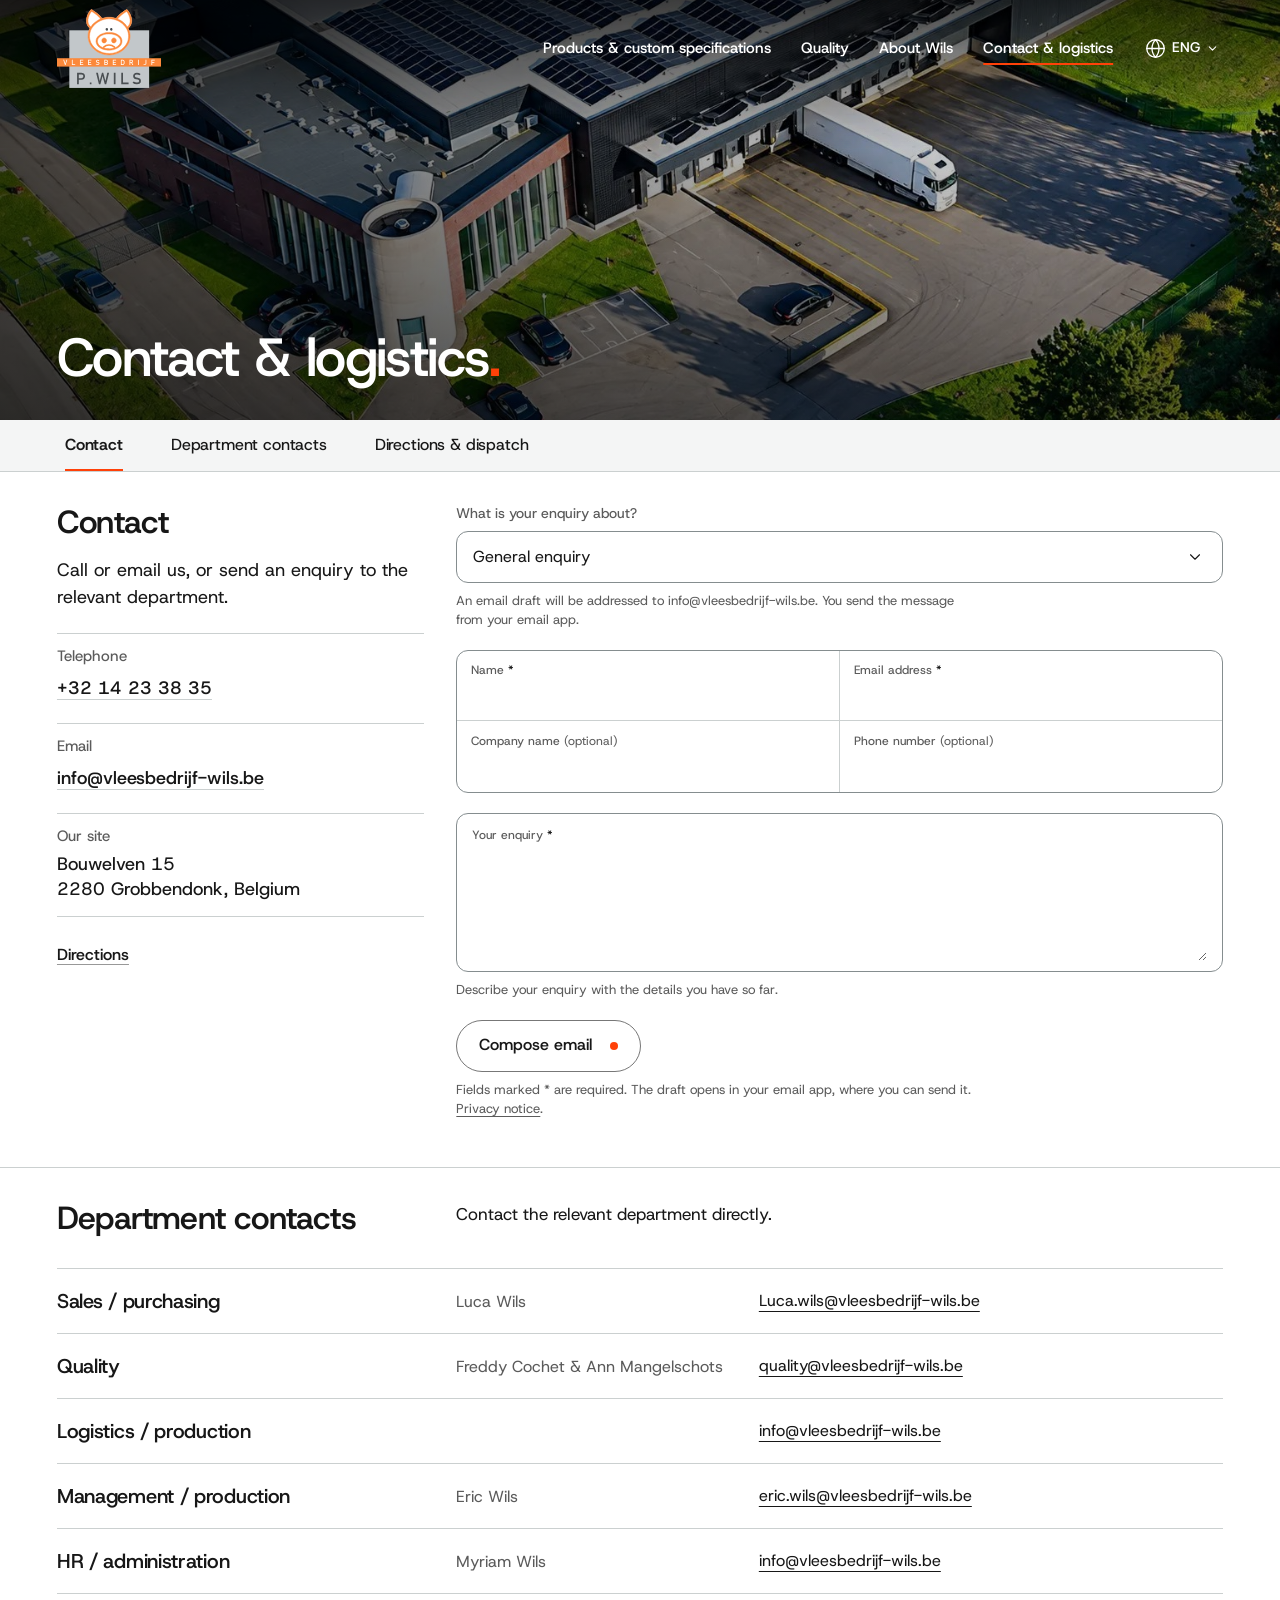
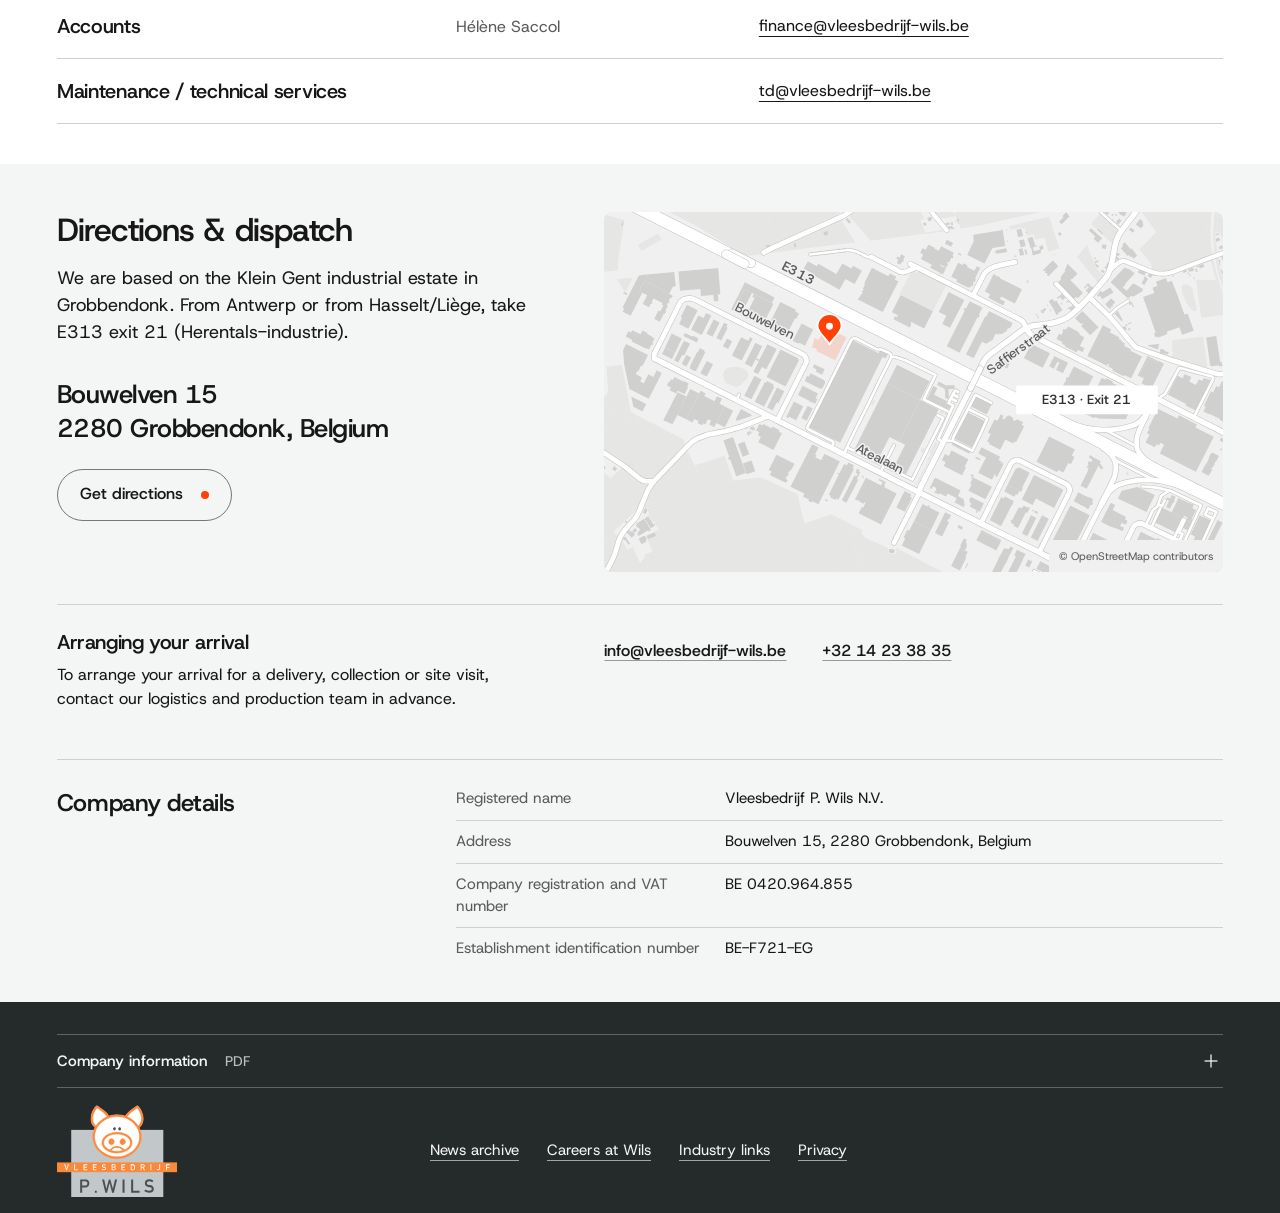
<file: en/contact.html>
<!doctype html><html lang="en" data-wils-page="contact"><head><meta charset="utf-8"><meta name="viewport" content="width=device-width,initial-scale=1"><meta name="robots" content="noindex,nofollow"><meta name="color-scheme" content="light"><meta name="description" content="Contact the relevant department at P. Wils, send an enquiry or find directions to our site in Grobbendonk."><title>Contact &amp; logistics · P.WILS</title><link rel="preload" href="../assets/fonts/HostGrotesk.ttf" as="font" type="font/ttf" crossorigin><link rel="stylesheet" href="../home.css?v=anchor-focus-137"><link rel="stylesheet" href="../buttons-footer.css?v=29&amp;r=29-ready"><link rel="stylesheet" href="../navigation.css?v=menu-languages-96-local"><link rel="stylesheet" href="../site-system.css?v=29&amp;r=29-ready"><link rel="stylesheet" href="../contact.css?v=brand-map-66&amp;r=29-ready"><link rel="stylesheet" href="../contact-composer.css?v=29&amp;r=29-ready"><link rel="stylesheet" href="../page-headers.css?v=32&amp;r=29-ready"><script src="../site-system.js?v=english-162" defer></script><script src="../page-headers.js?v=scroll-performance-111-local" defer></script><link rel="stylesheet" href="../inner-openings.css?v=chapter-navigation-68-final"><link rel="stylesheet" href="../contact-opening.css?v=47-ready"><script src="../inner-openings.js?v=scroll-performance-111-local" defer></script><link rel="stylesheet" href="../refinement.css?v=connected-pages-98-local"><script src="../refinement.js?v=fixed-canvas-106-local" defer blocking="render"></script><link rel="stylesheet" href="../site-motion.css?v=media-composition-67-ready"><script src="../site-motion.js?v=scroll-interrupt-119-local" defer blocking="render"></script><link rel="stylesheet" href="../page-cover.css?v=inner-cover-63"><link rel="stylesheet" href="../contact-efficiency.css?v=contact-alignment-110-local"><script src="product-data.js?v=client-products-140" defer></script><link rel="stylesheet" href="../request-form.css?v=direct-email-138-local"><script src="request-form.js?v=direct-email-138-local" defer></script><link rel="stylesheet" href="../palette-system.css?v=section-palette-91-local"><link rel="stylesheet" href="../form-controls.css?v=grouped-fields-101-local"><script src="../form-enhancements.js?v=grouped-fields-101-local" defer></script><script src="../page-transitions.js?v=english-162" blocking="render"></script><link rel="stylesheet" href="../page-transitions.css?v=fixed-canvas-106-local"><link rel="stylesheet" href="../grid-system.css?v=grid-careers-115-local"><link rel="stylesheet" href="../route-tweeluik.css?v=route-title-alignment-127-local"><link rel="stylesheet" href="../title-system.css?v=title-system-126-local"><link rel="stylesheet" href="../brand-original.css?v=original-brand-143">
  <link rel="alternate" hreflang="nl" href="../contact.html">
  <link rel="alternate" hreflang="en" href="contact.html">
<link rel="stylesheet" href="../language-switch.css?v=164"><script src="../language-switch.js?v=163" defer></script>
</head><body data-shared-request="87" data-contact-efficiency="84" data-inner-opening="47" data-site-motion-page="58" class="contact-efficiency-84 inner-opening-47 inner-page has-page-banner has-sticky-chapters grid-system-115" data-sticky-chapters-page="68" data-title-system="126"><div id="top"></div><a class="skip-link" href="#inhoud">Skip to content</a><header class="site-header"><div class="header-inner wrap">
<a class="brand" href="index.html?v=29#intro" aria-label="P. Wils meat company - home"><img class="brand-dark" src="../assets/wils-logo-original-v143.svg?v=original-brand-143" alt="" width="456" height="352"><img class="brand-light" src="../assets/wils-logo-original-v143.svg?v=original-brand-143" alt="" width="456" height="352"></a>
<nav class="desktop-nav" aria-label="Main navigation"><a class="nav-link" href="producten.html?v=29">Products &amp; custom specifications</a><a class="nav-link" href="kwaliteit.html?v=29">Quality</a><a class="nav-link" href="bedrijf.html?v=29">About Wils</a><a class="nav-link" href="contact.html?v=29" aria-current="page">Contact &amp; logistics</a></nav>
<details class="language-switch" data-language-switch><summary class="language-trigger" aria-label="Language selection, English"><svg class="language-globe" viewBox="0 0 24 24" fill="none" stroke="currentColor" stroke-width="1.5" stroke-linecap="round" stroke-linejoin="round" aria-hidden="true"><circle cx="12" cy="12" r="10"/><path d="M12 2a14.5 14.5 0 0 0 0 20 14.5 14.5 0 0 0 0-20M2 12h20"/></svg><span>ENG</span><svg class="language-chevron" viewBox="0 0 16 16" aria-hidden="true"><path d="m4 6 4 4 4-4"/></svg></summary><div class="language-panel"><nav aria-label="Languages"><ul><li><span class="language-choice" lang="en" aria-current="true"><span class="language-dot" aria-hidden="true"></span>English<small aria-hidden="true">ENG</small></span></li><li><a href="../contact.html" data-switch-language="nl" lang="nl" hreflang="nl" aria-describedby="language-switch-status" class="language-choice">Nederlands<svg class="language-arrow" viewBox="0 0 16 16" aria-hidden="true"><path d="M3 8h10m-4-4 4 4-4 4"/></svg></a></li></ul></nav><details class="language-documents"><summary lang="en">Other languages (PDF)<svg class="language-chevron" viewBox="0 0 16 16" aria-hidden="true"><path d="m4 6 4 4 4-4"/></svg></summary><ul><li><a href="../assets/documents/bedrijfsinformatie-de.pdf" target="_blank" rel="noopener" data-language-pdf="de"><span lang="de">Deutsch</span><span class="sr-only">, company information, PDF (opens in a new tab)</span></a></li><li><a href="../assets/documents/bedrijfsinformatie-fr.pdf" target="_blank" rel="noopener" data-language-pdf="fr"><span lang="fr">Français</span><span class="sr-only">, company information, PDF (opens in a new tab)</span></a></li><li><a href="../assets/documents/bedrijfsinformatie-it.pdf" target="_blank" rel="noopener" data-language-pdf="it"><span lang="it">Italiano</span><span class="sr-only">, company information, PDF (opens in a new tab)</span></a></li><li><a href="../assets/documents/bedrijfsinformatie-pl.pdf" target="_blank" rel="noopener" data-language-pdf="pl"><span lang="pl">Polski</span><span class="sr-only">, company information, PDF (opens in a new tab)</span></a></li><li><a href="../assets/documents/bedrijfsinformatie-ro.pdf" target="_blank" rel="noopener" data-language-pdf="ro"><span lang="ro">Română</span><span class="sr-only">, company information, PDF (opens in a new tab)</span></a></li><li><a href="../assets/documents/bedrijfsinformatie-cs.pdf" target="_blank" rel="noopener" data-language-pdf="cs"><span lang="cs">Čeština</span><span class="sr-only">, company information, PDF (opens in a new tab)</span></a></li><li><a href="../assets/documents/bedrijfsinformatie-sk.pdf" target="_blank" rel="noopener" data-language-pdf="sk"><span lang="sk">Slovenčina</span><span class="sr-only">, company information, PDF (opens in a new tab)</span></a></li><li><a href="../assets/documents/bedrijfsinformatie-bg.pdf" target="_blank" rel="noopener" data-language-pdf="bg"><span lang="bg">Български</span><span class="sr-only">, company information, PDF (opens in a new tab)</span></a></li></ul></details></div></details>
<button class="menu-toggle" type="button" aria-label="Open menu" aria-controls="mobile-menu" aria-expanded="false"><span data-menu-label>Menu</span><svg class="menu-glyph" viewBox="0 0 24 24" fill="none" aria-hidden="true"><path d="M4 8h16M4 16h16" stroke="currentColor" stroke-width="1.5"/></svg></button></div>
<nav class="mobile-menu" id="mobile-menu" aria-label="Mobile navigation" hidden><a class="nav-link" href="producten.html?v=29">Products &amp; custom specifications</a><a class="nav-link" href="kwaliteit.html?v=29">Quality</a><a class="nav-link" href="bedrijf.html?v=29">About Wils</a><a class="nav-link" href="contact.html?v=29" aria-current="page">Contact &amp; logistics</a><div class="mobile-language" role="group" aria-label="Languages" lang="en">
<div class="mobile-language-row"><span class="mobile-language-icon" aria-hidden="true"><svg class="language-globe" viewBox="0 0 24 24" fill="none" stroke="currentColor" stroke-width="1.5" stroke-linecap="round" stroke-linejoin="round" aria-hidden="true" focusable="false"><circle cx="12" cy="12" r="10"/><path d="M12 2a14.5 14.5 0 0 0 0 20 14.5 14.5 0 0 0 0-20M2 12h20"/></svg></span><div class="mobile-language-options"><span aria-current="true" lang="en" aria-label="English">ENG</span><a href="../contact.html" data-switch-language="nl" lang="nl" hreflang="nl" aria-describedby="language-switch-status" aria-label="Nederlands">NL</a></div></div><details class="language-documents"><summary lang="en">Other languages (PDF)<svg class="language-chevron" viewBox="0 0 16 16" aria-hidden="true"><path d="m4 6 4 4 4-4"/></svg></summary><ul><li><a href="../assets/documents/bedrijfsinformatie-de.pdf" target="_blank" rel="noopener" data-language-pdf="de"><span lang="de">Deutsch</span><span class="sr-only">, company information, PDF (opens in a new tab)</span></a></li><li><a href="../assets/documents/bedrijfsinformatie-fr.pdf" target="_blank" rel="noopener" data-language-pdf="fr"><span lang="fr">Français</span><span class="sr-only">, company information, PDF (opens in a new tab)</span></a></li><li><a href="../assets/documents/bedrijfsinformatie-it.pdf" target="_blank" rel="noopener" data-language-pdf="it"><span lang="it">Italiano</span><span class="sr-only">, company information, PDF (opens in a new tab)</span></a></li><li><a href="../assets/documents/bedrijfsinformatie-pl.pdf" target="_blank" rel="noopener" data-language-pdf="pl"><span lang="pl">Polski</span><span class="sr-only">, company information, PDF (opens in a new tab)</span></a></li><li><a href="../assets/documents/bedrijfsinformatie-ro.pdf" target="_blank" rel="noopener" data-language-pdf="ro"><span lang="ro">Română</span><span class="sr-only">, company information, PDF (opens in a new tab)</span></a></li><li><a href="../assets/documents/bedrijfsinformatie-cs.pdf" target="_blank" rel="noopener" data-language-pdf="cs"><span lang="cs">Čeština</span><span class="sr-only">, company information, PDF (opens in a new tab)</span></a></li><li><a href="../assets/documents/bedrijfsinformatie-sk.pdf" target="_blank" rel="noopener" data-language-pdf="sk"><span lang="sk">Slovenčina</span><span class="sr-only">, company information, PDF (opens in a new tab)</span></a></li><li><a href="../assets/documents/bedrijfsinformatie-bg.pdf" target="_blank" rel="noopener" data-language-pdf="bg"><span lang="bg">Български</span><span class="sr-only">, company information, PDF (opens in a new tab)</span></a></li></ul></details></div></nav></header><p class="language-switch-status" id="language-switch-status" role="status"></p><main id="inhoud" class="contact-page"><div class="page-cover-stage" data-page-cover><section class="page-banner page-banner--contact" id="contact-algemeen" aria-labelledby="contact-title" data-page-hero data-hero-parallax>
<div class="page-transition-media" data-transition-media><div class="page-banner-media"><img src="../assets/page-headers/contact.jpg" alt="The Wils site and loading area in Grobbendonk" width="1600" height="900" fetchpriority="high" decoding="async"></div>
<div class="page-banner-shade" aria-hidden="true"></div></div><div class="page-wrap page-banner-content"><h1 class="page-banner-title" id="contact-title"><span class="page-banner-title-mask"><span data-banner-title>Contact &amp; logistics<span class="brand-period">.</span></span></span></h1></div></section></div><div class="page-content-sheet" data-page-sheet><div class="page-chapters" data-sticky-chapters="68"><nav class="page-wrap page-chapters-inner" data-page-chapters aria-label="On this page"><a href="#vraag" aria-label="Contact" aria-current="location"><span class="chapter-label-full" data-label="Contact" aria-hidden="true">Contact</span><span class="chapter-label-compact" data-label="Contact" aria-hidden="true">Contact</span></a><a href="#contact-afdelingen" aria-label="Department contacts"><span class="chapter-label-full" data-label="Department contacts" aria-hidden="true">Department contacts</span><span class="chapter-label-compact" data-label="Department contacts" aria-hidden="true">Department contacts</span></a><a href="#contact-route" aria-label="Directions &amp; dispatch"><span class="chapter-label-full" data-label="Directions &amp; dispatch" aria-hidden="true">Directions &amp; dispatch</span><span class="chapter-label-compact" data-label="Directions &amp; dispatch" aria-hidden="true">Directions &amp; dispatch</span></a></nav></div>
<section class="contact-primary chapter" id="vraag" aria-labelledby="request-heading" data-chapter-section><div class="page-wrap"><div class="contact-task-layout"><div class="contact-primary-intro" data-opening-group><h2 id="request-heading" data-site-motion="heading" data-title-role="section" data-title-flow="stack">Contact</h2><p data-site-motion="body">Call or email us, or send an enquiry to the relevant department.</p><div class="contact-direct" data-site-motion="sequence"><div><h3>Telephone</h3><a href="tel:+3214233835">+32 14 23 38 35</a></div><div><h3>Email</h3><a href="mailto:info@vleesbedrijf-wils.be">info@vleesbedrijf-wils.be</a></div><div><h3>Our site</h3><address>Bouwelven 15<br>2280 Grobbendonk, Belgium</address></div></div><a class="text-link" href="#contact-route">Directions</a></div><div class="contact-simple"><noscript><p class="request-fallback">This form requires JavaScript. Email <a href="mailto:info@vleesbedrijf-wils.be">info@vleesbedrijf-wils.be</a> or call <a href="tel:+3214233835">+32 14 23 38 35</a>.</p><style>#request-form{display:none}</style></noscript><form id="request-form" data-request-form="87" data-request-mode="contact" novalidate aria-label="Your enquiry to Wils" data-form-style="grouped-fields-101"><div id="request-error-summary" class="request-error-summary" role="alert" tabindex="-1" hidden></div><fieldset id="request-controls" disabled><legend class="sr-only">Your enquiry and contact details</legend><div id="request-topic-field" class="request-field"><label for="request-department">What is your enquiry about?</label><select id="request-department" name="afdeling" aria-describedby="request-recipient-hint"><option value="algemeen" selected>General enquiry</option><option value="verkoop">Products, quotes or custom specifications</option><option value="kwaliteit">Quality / documentation</option><option value="logistiek">Logistics / production</option><option value="directie">Management</option><option value="hr">Careers at Wils / HR</option><option value="boekhouding">Accounts</option><option value="techniek">Technical services</option></select><p class="field-help" id="request-recipient-hint">Select an enquiry topic.</p></div><fieldset id="request-product-fields" hidden disabled><legend class="sr-only">Product details</legend><section id="request-context" class="request-context" aria-labelledby="request-context-title" hidden><h3 id="request-context-title">Products in your enquiry</h3><ul id="request-context-list"></ul></section><details class="request-disclosure" id="request-products" open><summary><span>Select products <small>(optional)</small></span><span class="request-plus" aria-hidden="true"></span></summary><div class="request-product-options"><fieldset class="product-options-group"><legend>Head meat</legend><label class="request-option" for="request-product-kopvlees"><input id="request-product-kopvlees" type="checkbox" name="product" value="kopvlees" data-product-name="Pork head meat with lean jowl" data-product-short-name="Head meat with lean jowl" data-product-code="1110 / 1115"><span>Head meat with lean jowl<small>1110 / 1115</small></span></label></fieldset><fieldset class="product-options-group"><legend>Temple meat</legend><label class="request-option" for="request-product-slaapvlees"><input id="request-product-slaapvlees" type="checkbox" name="product" value="slaapvlees" data-product-name="Pork temple meat" data-product-short-name="Temple meat" data-product-code="1130 / 1135"><span>Temple meat<small>1130 / 1135</small></span></label></fieldset><fieldset class="product-options-group"><legend>Cheek muscles</legend><label class="request-option" for="request-product-wangetjes"><input id="request-product-wangetjes" type="checkbox" name="product" value="wangetjes" data-product-name="Pork cheek muscles" data-product-short-name="Cheek muscles" data-product-code="1140 / 1145"><span>Cheek muscles<small>1140 / 1145</small></span></label></fieldset><fieldset class="product-options-group"><legend>Pork masks</legend><label class="request-option" for="request-product-masker-met-zwoerd"><input id="request-product-masker-met-zwoerd" type="checkbox" name="product" value="masker-met-zwoerd" data-product-name="Rind-on pork masks" data-product-short-name="Rind-on masks" data-product-code="1190 / 1195"><span>Rind-on masks<small>1190 / 1195</small></span></label><label class="request-option" for="request-product-klein-masker-met-zwoerd"><input id="request-product-klein-masker-met-zwoerd" type="checkbox" name="product" value="klein-masker-met-zwoerd" data-product-name="Small rind-on pork masks" data-product-short-name="Small rind-on masks" data-product-code="1220 / 1225"><span>Small rind-on masks<small>1220 / 1225</small></span></label><label class="request-option" for="request-product-masker-zonder-zwoerd"><input id="request-product-masker-zonder-zwoerd" type="checkbox" name="product" value="masker-zonder-zwoerd" data-product-name="Rindless pork masks" data-product-short-name="Rindless masks" data-product-code="1170 / 1175"><span>Rindless masks<small>1170 / 1175</small></span></label></fieldset><fieldset class="product-options-group"><legend>Snouts</legend><label class="request-option" for="request-product-snuiten"><input id="request-product-snuiten" type="checkbox" name="product" value="snuiten" data-product-name="Pork snouts" data-product-short-name="Snouts" data-product-code="1300 / 1305"><span>Snouts<small>1300 / 1305</small></span></label><label class="request-option" for="request-product-snuiten-met-bot"><input id="request-product-snuiten-met-bot" type="checkbox" name="product" value="snuiten-met-bot" data-product-name="Bone-in pork snouts" data-product-short-name="Bone-in snouts" data-product-code="1350"><span>Bone-in snouts<small>1350</small></span></label></fieldset><fieldset class="product-options-group"><legend>Ears</legend><label class="request-option" for="request-product-hele-oren"><input id="request-product-hele-oren" type="checkbox" name="product" value="hele-oren" data-product-name="Whole pork ears" data-product-short-name="Whole ears" data-product-code="1310"><span>Whole ears<small>1310</small></span></label><label class="request-option" for="request-product-oorflappen"><input id="request-product-oorflappen" type="checkbox" name="product" value="oorflappen" data-product-name="Pork ear flaps" data-product-short-name="Ear flaps" data-product-code="1340"><span>Ear flaps<small>1340</small></span></label></fieldset><fieldset class="product-options-group"><legend>Rind</legend><label class="request-option" for="request-product-kopzwoerd"><input id="request-product-kopzwoerd" type="checkbox" name="product" value="kopzwoerd" data-product-name="Pork head rind" data-product-short-name="Head rind" data-product-code="1200 / 1205"><span>Head rind<small>1200 / 1205</small></span></label></fieldset><fieldset class="product-options-group"><legend>Skulls</legend><label class="request-option" for="request-product-varkensschedels"><input id="request-product-varkensschedels" type="checkbox" name="product" value="varkensschedels" data-product-name="Pork skulls" data-product-short-name="Pork skulls" data-product-code="1500PH"><span>Pork skulls<small>1500PH</small></span></label></fieldset><fieldset class="product-options-group"><legend>Chin</legend><label class="request-option" for="request-product-onderlip"><input id="request-product-onderlip" type="checkbox" name="product" value="onderlip" data-product-name="Pork lower lip / chin" data-product-short-name="Lower lip / chin" data-product-code="1360"><span>Lower lip / chin<small>1360</small></span></label></fieldset></div></details><details class="request-disclosure" id="request-specifications"><summary><span>Specification and delivery <small>(optional)</small></span><span class="request-plus" aria-hidden="true"></span></summary><div class="request-fields-grid"><div class="request-field"><label for="request-cut">Cut or composition <span class="request-optional">(optional)</span></label><input id="request-cut" name="cut" type="text" maxlength="160" aria-describedby="request-cut-error"><p class="field-error" id="request-cut-error" hidden></p></div><div class="request-field"><label for="request-fat">Target fat content <span class="request-optional">(optional)</span></label><input id="request-fat" name="fat" type="text" maxlength="160" aria-describedby="request-fat-error"><p class="field-error" id="request-fat-error" hidden></p></div><div class="request-field"><label for="request-packaging">Packaging and weight <span class="request-optional">(optional)</span></label><input id="request-packaging" name="packaging" type="text" maxlength="160" aria-describedby="request-packaging-error"><p class="field-error" id="request-packaging-error" hidden></p></div><div class="request-field"><label for="request-state">Fresh or frozen <span class="request-optional">(optional)</span></label><select id="request-state" name="state" aria-describedby="request-state-error"><option value="">To be agreed</option><option value="Vers">Fresh</option><option value="Bevroren">Frozen</option></select><p class="field-error" id="request-state-error" hidden></p></div><div class="request-field"><label for="request-quantity">Quantity or frequency <span class="request-optional">(optional)</span></label><input id="request-quantity" name="quantity" type="text" maxlength="160" aria-describedby="request-quantity-error"><p class="field-error" id="request-quantity-error" hidden></p></div><div class="request-field"><label for="request-timing">Preferred timing <span class="request-optional">(optional)</span></label><input id="request-timing" name="timing" type="text" maxlength="160" aria-describedby="request-timing-error"><p class="field-error" id="request-timing-error" hidden></p></div></div></details></fieldset><div class="request-fields-grid"><div class="request-contact-group"><div class="request-field"><label for="request-name">Name <span aria-hidden="true">*</span></label><input id="request-name" name="name" type="text" maxlength="160" required autocomplete="name" aria-describedby="request-name-error"><p class="field-error" id="request-name-error" hidden></p></div><div class="request-field"><label for="request-email">Email address <span aria-hidden="true">*</span></label><input id="request-email" name="email" type="email" maxlength="160" required autocomplete="email" aria-describedby="request-email-error"><p class="field-error" id="request-email-error" hidden></p></div><div class="request-field"><label for="request-company">Company name <span class="request-optional">(optional)</span></label><input id="request-company" name="company" type="text" maxlength="160" autocomplete="organization" aria-describedby="request-company-error"><p class="field-error" id="request-company-error" hidden></p></div><div class="request-field"><label for="request-phone">Phone number <span class="request-optional">(optional)</span></label><input id="request-phone" name="phone" type="tel" maxlength="160" autocomplete="tel" aria-describedby="request-phone-error"><p class="field-error" id="request-phone-error" hidden></p></div></div><div class="request-field request-wide"><div class="request-message-panel"><label for="request-message">Your enquiry <span aria-hidden="true">*</span></label><textarea id="request-message" name="bericht" rows="5" maxlength="6000" required aria-describedby="request-message-error request-message-help"></textarea></div><p class="field-help" id="request-message-help">Describe your enquiry with the details you have so far.</p><p class="field-error" id="request-message-error" hidden></p></div></div><div class="request-submit"><button class="action-primary action" type="submit"><span class="action-label">Compose email</span><span class="action-dot" aria-hidden="true"></span></button><p class="field-help">Fields marked * are required. The draft opens in your email app, where you can send it. <a href="privacy.html">Privacy notice</a>.</p></div></fieldset><p id="request-action-status" role="status" aria-live="polite"></p><details id="request-email-help" class="request-disclosure" hidden><summary><span>Email app did not open?</span><span class="request-plus" aria-hidden="true"></span></summary><div><p class="field-help">Open the draft again or copy the full message into an email to <a id="request-email-recipient" href="mailto:info@vleesbedrijf-wils.be">info@vleesbedrijf-wils.be</a>.</p><div class="review-actions"><a class="text-link" id="request-open-email" href="mailto:info@vleesbedrijf-wils.be">Open email draft</a><button type="button" class="text-link" id="request-copy">Copy message</button><button type="button" class="text-link" id="request-download">Download text file</button></div><p id="request-fallback-status" role="status" aria-live="polite"></p><label for="request-email-text">Full message</label><textarea id="request-email-text" rows="9" readonly></textarea></div></details></form></div></div></div></section>
<section class="chapter contact-directory" id="contact-afdelingen" aria-labelledby="directory-heading" data-chapter-section><div class="page-wrap"><div class="chapter-head contact-directory-head" data-opening-group data-title-group="section"><h2 id="directory-heading" data-site-motion="heading" data-title-role="section">Department contacts</h2><div class="contact-directory-introduction"><p data-site-motion="body">Contact the relevant department directly.</p></div></div><div class="department-register" data-site-motion="sequence"><article class="department-row"><h3>Sales / purchasing</h3><p>Luca Wils</p><a href="mailto:Luca.wils@vleesbedrijf-wils.be">Luca.wils@vleesbedrijf-wils.be</a></article><article class="department-row"><h3>Quality</h3><p>Freddy Cochet &amp; Ann Mangelschots</p><a href="mailto:quality@vleesbedrijf-wils.be">quality@vleesbedrijf-wils.be</a></article><article class="department-row"><h3>Logistics / production</h3><p></p><a href="mailto:info@vleesbedrijf-wils.be">info@vleesbedrijf-wils.be</a></article><article class="department-row"><h3>Management / production</h3><p>Eric Wils</p><a href="mailto:eric.wils@vleesbedrijf-wils.be">eric.wils@vleesbedrijf-wils.be</a></article><article class="department-row"><h3>HR / administration</h3><p>Myriam Wils</p><a href="mailto:info@vleesbedrijf-wils.be">info@vleesbedrijf-wils.be</a></article><article class="department-row"><h3>Accounts</h3><p>Hélène Saccol</p><a href="mailto:finance@vleesbedrijf-wils.be">finance@vleesbedrijf-wils.be</a></article><article class="department-row"><h3>Maintenance / technical services</h3><p></p><a href="mailto:td@vleesbedrijf-wils.be">td@vleesbedrijf-wils.be</a></article></div></div></section>
<section class="chapter contact-route route-tweeluik-124" id="contact-route" aria-labelledby="route-heading" data-chapter-section data-route-layout="124"><div class="page-wrap"><div class="route-tweeluik-main"><div class="route-tweeluik-copy"><div class="route-tweeluik-heading" data-opening-group data-title-group="section"><h2 id="route-heading" data-site-motion="heading" data-title-role="section">Directions &amp; dispatch</h2></div><p data-site-motion="body">We are based on the Klein Gent industrial estate in Grobbendonk. From Antwerp or from Hasselt/Liège, take E313 exit 21 (Herentals-industrie).</p><div class="route-destination" data-site-motion="body"><address>Bouwelven 15<br>2280 Grobbendonk, Belgium</address><a class="action-primary action" href="https://www.google.com/maps/dir/?api=1&amp;destination=Bouwelven+15%2C+2280+Grobbendonk%2C+Belgium" target="_blank" rel="noopener noreferrer" aria-label="Get directions in Google Maps (opens in a new tab)"><span class="action-label">Get directions</span><span class="action-dot" aria-hidden="true"></span><span class="sr-only"> (opens in a new tab)</span></a></div></div><figure class="route-map route-map--brand"><div class="route-map-frame"><a class="route-map-link" href="https://www.google.com/maps/dir/?api=1&amp;destination=Bouwelven+15%2C+2280+Grobbendonk%2C+Belgium" target="_blank" rel="noopener noreferrer" aria-label="Get directions to P. Wils at Bouwelven 15, Grobbendonk, in Google Maps (opens in a new tab)"><picture><source media="(min-width:901px) and (max-width:1100px)" srcset="assets/route/wils-straten-tablet.svg?v=balance-103-local"><source media="(max-width:600px)" srcset="assets/route/wils-straten-mobile.svg?v=balance-103-local"><img src="assets/route/wils-straten-desktop.svg?v=balance-103-local" alt="Map showing P. Wils at Bouwelven 15 in Grobbendonk and E313 exit 21. The building is shaded light orange and marked with an orange pin." width="1200" height="600" loading="lazy" decoding="async"></picture></a><a class="route-map-attribution" href="https://www.openstreetmap.org/copyright" target="_blank" rel="noopener noreferrer">© OpenStreetMap contributors<span class="sr-only"> (opens in a new tab)</span></a></div></figure></div><div class="route-expedition"><div class="route-expedition-copy" data-site-motion="body"><h3>Arranging your arrival</h3><p>To arrange your arrival for a delivery, collection or site visit, contact our logistics and production team in advance.</p></div><div class="route-expedition-links" data-site-motion="body"><a class="text-link" href="mailto:info@vleesbedrijf-wils.be">info@vleesbedrijf-wils.be</a><a class="text-link" href="tel:+3214233835">+32 14 23 38 35</a></div></div></div></section>

<section class="page-wrap contact-company-data" id="bedrijfsgegevens"><div class="company-data-grid"><h2 data-site-motion="heading" data-title-role="subsection">Company details</h2><dl data-site-motion="body"><div><dt>Registered name</dt><dd>Vleesbedrijf P. Wils N.V.</dd></div><div><dt>Address</dt><dd>Bouwelven 15, 2280 Grobbendonk, Belgium</dd></div><div><dt>Company registration and VAT number</dt><dd>BE 0420.964.855</dd></div><div><dt>Establishment identification number</dt><dd>BE-F721-EG</dd></div></dl></div><span id="contact-secundaire-gegevens" aria-hidden="true"></span></section></div></main><section class="closing-chapter" id="site-contact" data-sheet aria-labelledby="contact-title">
    <div class="chapter-frame">
    <div class="wrap closing-inner">
      <footer class="site-footer">
        <details class="footer-documents"><summary><span id="footer-documents-title" lang="en">Company information <span class="footer-document-type">PDF</span></span><span class="disclosure-mark"><svg class="" viewBox="0 0 24 24" fill="none" aria-hidden="true" focusable="false"><g stroke="currentColor" stroke-width="1.5" stroke-linecap="square" stroke-linejoin="miter"><path d="M5 12h14"/><path class="plus-stem" d="M12 5v14"/></g></svg></span></summary><nav class="language-pdf-grid" aria-labelledby="footer-documents-title"><a href="../assets/documents/bedrijfsinformatie-de.pdf" target="_blank" rel="noopener" data-language-pdf="de"><span lang="de">Deutsch</span><span class="sr-only">, company information, PDF (opens in a new tab)</span></a><a href="../assets/documents/bedrijfsinformatie-fr.pdf" target="_blank" rel="noopener" data-language-pdf="fr"><span lang="fr">Français</span><span class="sr-only">, company information, PDF (opens in a new tab)</span></a><a href="../assets/documents/bedrijfsinformatie-it.pdf" target="_blank" rel="noopener" data-language-pdf="it"><span lang="it">Italiano</span><span class="sr-only">, company information, PDF (opens in a new tab)</span></a><a href="../assets/documents/bedrijfsinformatie-pl.pdf" target="_blank" rel="noopener" data-language-pdf="pl"><span lang="pl">Polski</span><span class="sr-only">, company information, PDF (opens in a new tab)</span></a><a href="../assets/documents/bedrijfsinformatie-ro.pdf" target="_blank" rel="noopener" data-language-pdf="ro"><span lang="ro">Română</span><span class="sr-only">, company information, PDF (opens in a new tab)</span></a><a href="../assets/documents/bedrijfsinformatie-cs.pdf" target="_blank" rel="noopener" data-language-pdf="cs"><span lang="cs">Čeština</span><span class="sr-only">, company information, PDF (opens in a new tab)</span></a><a href="../assets/documents/bedrijfsinformatie-sk.pdf" target="_blank" rel="noopener" data-language-pdf="sk"><span lang="sk">Slovenčina</span><span class="sr-only">, company information, PDF (opens in a new tab)</span></a><a href="../assets/documents/bedrijfsinformatie-bg.pdf" target="_blank" rel="noopener" data-language-pdf="bg"><span lang="bg">Български</span><span class="sr-only">, company information, PDF (opens in a new tab)</span></a></nav></details>
        <div class="footer-utility"><div class="footer-brand"><a href="index.html?v=29#intro" aria-label="P. Wils meat company - back to top"><img src="../assets/wils-logo-original-v143.svg?v=original-brand-143" alt="" width="456" height="352"></a></div><nav class="footer-nav" aria-label="More about Wils" data-site-motion="body"><a href="bedrijf.html#nieuws">News archive</a><a href="bedrijf.html#werken-bij-wils">Careers at Wils</a><a href="sector.html">Industry links</a><a href="privacy.html">Privacy</a></nav><p class="footer-bottom" data-site-motion="body">© 2026 P. Wils meat company</p></div>
      </footer>
    </div>
    </div>
  </section></body></html>
</file>
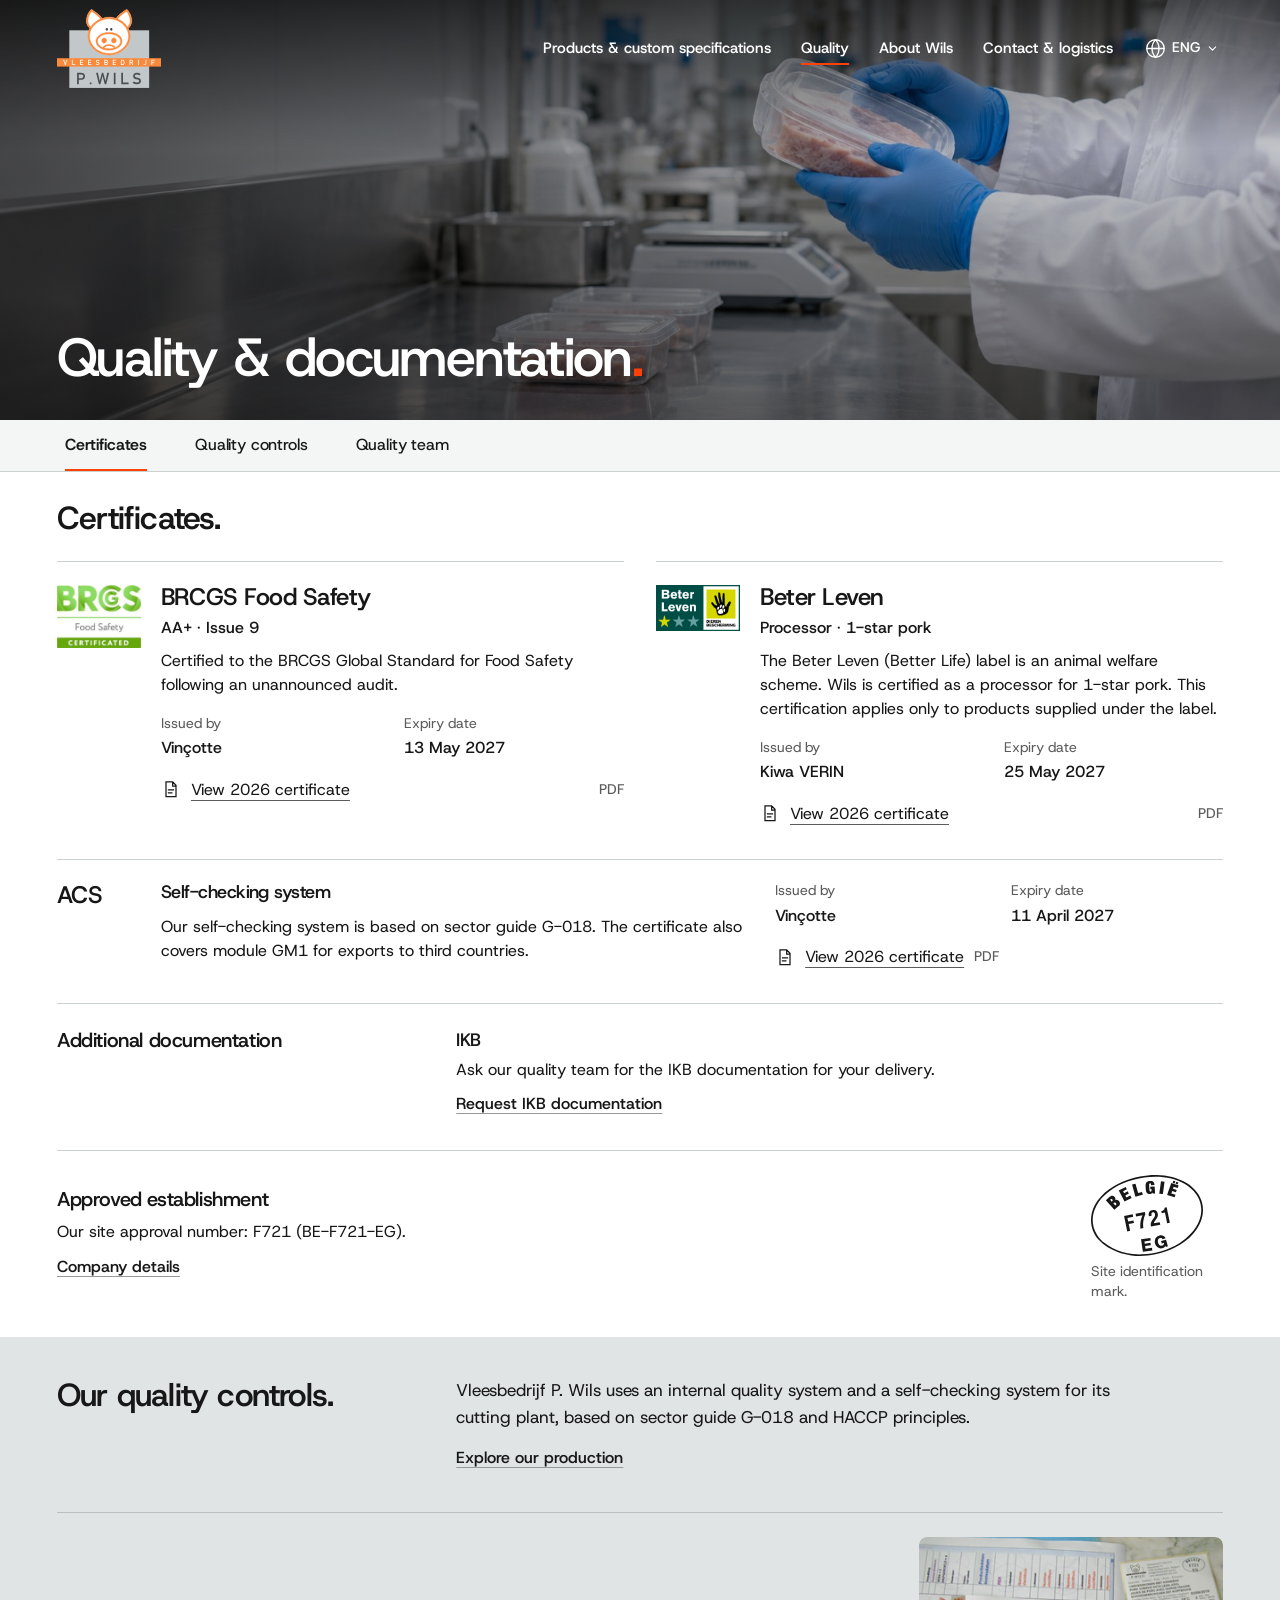
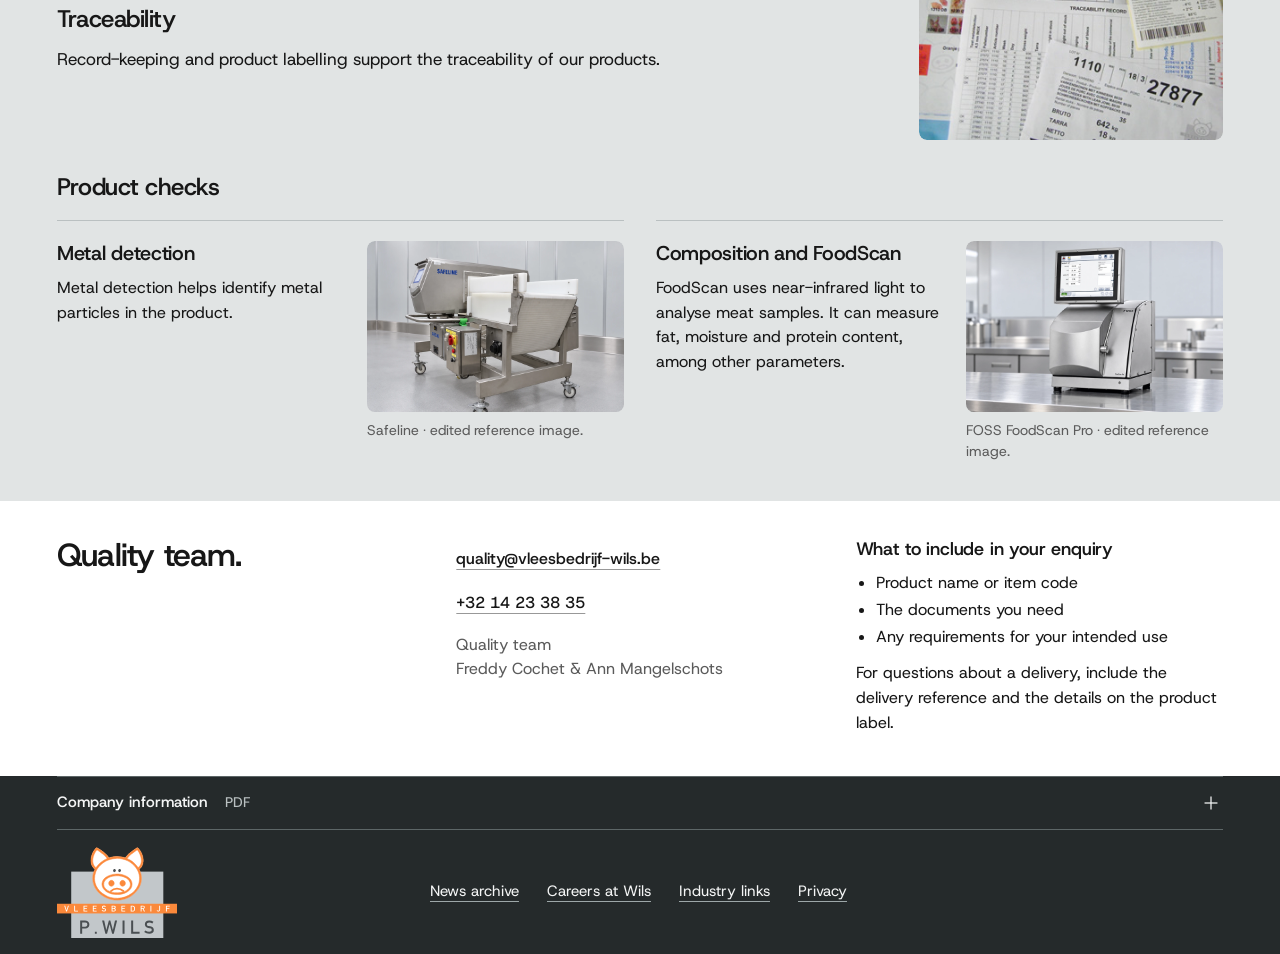
<file: en/kwaliteit.html>
<!doctype html><html lang="en" data-wils-page="quality"><head><meta charset="utf-8"><meta name="viewport" content="width=device-width,initial-scale=1"><meta name="robots" content="noindex,nofollow"><meta name="color-scheme" content="light"><meta name="description" content="Published quality documents, product information and contact details for the P.WILS quality team."><title>Quality &amp; documentation · P.WILS</title><link rel="preload" href="../assets/fonts/HostGrotesk.ttf" as="font" type="font/ttf" crossorigin><link rel="stylesheet" href="../home.css?v=anchor-focus-137"><link rel="stylesheet" href="../buttons-footer.css?v=29&amp;r=29-ready"><link rel="stylesheet" href="../navigation.css?v=menu-languages-96-local"><link rel="stylesheet" href="../site-system.css?v=29&amp;r=29-ready"><link rel="stylesheet" href="../kwaliteit.css?v=equipment-31-ready&amp;r=29-ready"><link rel="stylesheet" href="../page-headers.css?v=129"><script src="../site-system.js?v=english-162" defer></script><script src="../page-headers.js?v=scroll-performance-111-local" defer></script><link rel="stylesheet" href="../inner-openings.css?v=chapter-navigation-68-final"><link rel="stylesheet" href="../quality-opening.css?v=47-ready"><script src="../inner-openings.js?v=scroll-performance-111-local" defer></script><link rel="stylesheet" href="../refinement.css?v=connected-pages-98-local"><script src="../refinement.js?v=fixed-canvas-106-local" defer blocking="render"></script><link rel="stylesheet" href="../site-motion.css?v=media-composition-67-ready"><script src="../site-motion.js?v=scroll-interrupt-119-local" defer blocking="render"></script><link rel="stylesheet" href="../page-cover.css?v=inner-cover-63"><link rel="stylesheet" href="../pagequality.css?v=content-efficiency-71-ready"><link rel="stylesheet" href="../industrial-imagery.css?v=industrial-imagery-72-ready"><link rel="stylesheet" href="../quality-structure.css?v=quality-structure-81-ready"><link rel="stylesheet" href="../palette-system.css?v=section-palette-91-local"><script src="../page-transitions.js?v=english-162" blocking="render"></script><link rel="stylesheet" href="../page-transitions.css?v=fixed-canvas-106-local"><link rel="stylesheet" href="../quality-copy.css?v=quality-copy-109-local"><link rel="stylesheet" href="../grid-system.css?v=grid-careers-115-local"><link rel="stylesheet" href="../title-system.css?v=title-system-126-local"><link rel="stylesheet" href="../brand-original.css?v=original-brand-143">
  <link rel="alternate" hreflang="nl" href="../kwaliteit.html">
  <link rel="alternate" hreflang="en" href="kwaliteit.html">
<link rel="stylesheet" href="../language-switch.css?v=164"><script src="../language-switch.js?v=163" defer></script>
</head><body data-quality-copy="109" data-quality-structure="81" data-industrial-imagery="72" data-quality-content="71" data-inner-opening="47" data-site-motion-page="58" class="quality-structure-81 quality-content-71 inner-opening-47 inner-page has-page-banner has-sticky-chapters grid-system-115" data-sticky-chapters-page="68" data-title-system="126"><div id="top"></div><a class="skip-link" href="#inhoud">Skip to content</a><header class="site-header"><div class="header-inner wrap">
<a class="brand" href="index.html?v=29#intro" aria-label="P. Wils meat company - home"><img class="brand-dark" src="../assets/wils-logo-original-v143.svg?v=original-brand-143" alt="" width="456" height="352"><img class="brand-light" src="../assets/wils-logo-original-v143.svg?v=original-brand-143" alt="" width="456" height="352"></a>
<nav class="desktop-nav" aria-label="Main navigation"><a class="nav-link" href="producten.html?v=29">Products &amp; custom specifications</a><a class="nav-link" href="kwaliteit.html?v=29" aria-current="page">Quality</a><a class="nav-link" href="bedrijf.html?v=29">About Wils</a><a class="nav-link" href="contact.html?v=29">Contact &amp; logistics</a></nav>
<details class="language-switch" data-language-switch><summary class="language-trigger" aria-label="Language selection, English"><svg class="language-globe" viewBox="0 0 24 24" fill="none" stroke="currentColor" stroke-width="1.5" stroke-linecap="round" stroke-linejoin="round" aria-hidden="true"><circle cx="12" cy="12" r="10"/><path d="M12 2a14.5 14.5 0 0 0 0 20 14.5 14.5 0 0 0 0-20M2 12h20"/></svg><span>ENG</span><svg class="language-chevron" viewBox="0 0 16 16" aria-hidden="true"><path d="m4 6 4 4 4-4"/></svg></summary><div class="language-panel"><nav aria-label="Languages"><ul><li><span class="language-choice" lang="en" aria-current="true"><span class="language-dot" aria-hidden="true"></span>English<small aria-hidden="true">ENG</small></span></li><li><a href="../kwaliteit.html" data-switch-language="nl" lang="nl" hreflang="nl" aria-describedby="language-switch-status" class="language-choice">Nederlands<svg class="language-arrow" viewBox="0 0 16 16" aria-hidden="true"><path d="M3 8h10m-4-4 4 4-4 4"/></svg></a></li></ul></nav><details class="language-documents"><summary lang="en">Other languages (PDF)<svg class="language-chevron" viewBox="0 0 16 16" aria-hidden="true"><path d="m4 6 4 4 4-4"/></svg></summary><ul><li><a href="../assets/documents/bedrijfsinformatie-de.pdf" target="_blank" rel="noopener" data-language-pdf="de"><span lang="de">Deutsch</span><span class="sr-only">, company information, PDF (opens in a new tab)</span></a></li><li><a href="../assets/documents/bedrijfsinformatie-fr.pdf" target="_blank" rel="noopener" data-language-pdf="fr"><span lang="fr">Français</span><span class="sr-only">, company information, PDF (opens in a new tab)</span></a></li><li><a href="../assets/documents/bedrijfsinformatie-it.pdf" target="_blank" rel="noopener" data-language-pdf="it"><span lang="it">Italiano</span><span class="sr-only">, company information, PDF (opens in a new tab)</span></a></li><li><a href="../assets/documents/bedrijfsinformatie-pl.pdf" target="_blank" rel="noopener" data-language-pdf="pl"><span lang="pl">Polski</span><span class="sr-only">, company information, PDF (opens in a new tab)</span></a></li><li><a href="../assets/documents/bedrijfsinformatie-ro.pdf" target="_blank" rel="noopener" data-language-pdf="ro"><span lang="ro">Română</span><span class="sr-only">, company information, PDF (opens in a new tab)</span></a></li><li><a href="../assets/documents/bedrijfsinformatie-cs.pdf" target="_blank" rel="noopener" data-language-pdf="cs"><span lang="cs">Čeština</span><span class="sr-only">, company information, PDF (opens in a new tab)</span></a></li><li><a href="../assets/documents/bedrijfsinformatie-sk.pdf" target="_blank" rel="noopener" data-language-pdf="sk"><span lang="sk">Slovenčina</span><span class="sr-only">, company information, PDF (opens in a new tab)</span></a></li><li><a href="../assets/documents/bedrijfsinformatie-bg.pdf" target="_blank" rel="noopener" data-language-pdf="bg"><span lang="bg">Български</span><span class="sr-only">, company information, PDF (opens in a new tab)</span></a></li></ul></details></div></details>
<button class="menu-toggle" type="button" aria-label="Open menu" aria-controls="mobile-menu" aria-expanded="false"><span data-menu-label>Menu</span><svg class="menu-glyph" viewBox="0 0 24 24" fill="none" aria-hidden="true"><path d="M4 8h16M4 16h16" stroke="currentColor" stroke-width="1.5"/></svg></button></div>
<nav class="mobile-menu" id="mobile-menu" aria-label="Mobile navigation" hidden><a class="nav-link" href="producten.html?v=29">Products &amp; custom specifications</a><a class="nav-link" href="kwaliteit.html?v=29" aria-current="page">Quality</a><a class="nav-link" href="bedrijf.html?v=29">About Wils</a><a class="nav-link" href="contact.html?v=29">Contact &amp; logistics</a><div class="mobile-language" role="group" aria-label="Languages" lang="en">
<div class="mobile-language-row"><span class="mobile-language-icon" aria-hidden="true"><svg class="language-globe" viewBox="0 0 24 24" fill="none" stroke="currentColor" stroke-width="1.5" stroke-linecap="round" stroke-linejoin="round" aria-hidden="true" focusable="false"><circle cx="12" cy="12" r="10"/><path d="M12 2a14.5 14.5 0 0 0 0 20 14.5 14.5 0 0 0 0-20M2 12h20"/></svg></span><div class="mobile-language-options"><span aria-current="true" lang="en" aria-label="English">ENG</span><a href="../kwaliteit.html" data-switch-language="nl" lang="nl" hreflang="nl" aria-describedby="language-switch-status" aria-label="Nederlands">NL</a></div></div><details class="language-documents"><summary lang="en">Other languages (PDF)<svg class="language-chevron" viewBox="0 0 16 16" aria-hidden="true"><path d="m4 6 4 4 4-4"/></svg></summary><ul><li><a href="../assets/documents/bedrijfsinformatie-de.pdf" target="_blank" rel="noopener" data-language-pdf="de"><span lang="de">Deutsch</span><span class="sr-only">, company information, PDF (opens in a new tab)</span></a></li><li><a href="../assets/documents/bedrijfsinformatie-fr.pdf" target="_blank" rel="noopener" data-language-pdf="fr"><span lang="fr">Français</span><span class="sr-only">, company information, PDF (opens in a new tab)</span></a></li><li><a href="../assets/documents/bedrijfsinformatie-it.pdf" target="_blank" rel="noopener" data-language-pdf="it"><span lang="it">Italiano</span><span class="sr-only">, company information, PDF (opens in a new tab)</span></a></li><li><a href="../assets/documents/bedrijfsinformatie-pl.pdf" target="_blank" rel="noopener" data-language-pdf="pl"><span lang="pl">Polski</span><span class="sr-only">, company information, PDF (opens in a new tab)</span></a></li><li><a href="../assets/documents/bedrijfsinformatie-ro.pdf" target="_blank" rel="noopener" data-language-pdf="ro"><span lang="ro">Română</span><span class="sr-only">, company information, PDF (opens in a new tab)</span></a></li><li><a href="../assets/documents/bedrijfsinformatie-cs.pdf" target="_blank" rel="noopener" data-language-pdf="cs"><span lang="cs">Čeština</span><span class="sr-only">, company information, PDF (opens in a new tab)</span></a></li><li><a href="../assets/documents/bedrijfsinformatie-sk.pdf" target="_blank" rel="noopener" data-language-pdf="sk"><span lang="sk">Slovenčina</span><span class="sr-only">, company information, PDF (opens in a new tab)</span></a></li><li><a href="../assets/documents/bedrijfsinformatie-bg.pdf" target="_blank" rel="noopener" data-language-pdf="bg"><span lang="bg">Български</span><span class="sr-only">, company information, PDF (opens in a new tab)</span></a></li></ul></details></div></nav></header><p class="language-switch-status" id="language-switch-status" role="status"></p><main id="inhoud" class="quality-page"><div class="page-cover-stage" data-page-cover><section class="page-banner page-banner--quality" aria-labelledby="quality-title" data-page-hero>
<div class="page-transition-media" data-transition-media><div class="page-banner-media"><img src="../assets/page-headers/kwaliteit.jpg" alt="Generated reference image showing a check in a production area. The person and equipment are illustrative." width="1600" height="900" fetchpriority="high" decoding="async"></div>
<div class="page-banner-shade" aria-hidden="true"></div></div><div class="page-wrap page-banner-content"><h1 class="page-banner-title" id="quality-title"><span class="page-banner-title-mask"><span data-banner-title>Quality &amp; documentation<span class="brand-period">.</span></span></span></h1></div></section></div><div class="page-content-sheet" data-page-sheet><div class="page-chapters" data-sticky-chapters="68"><nav class="page-wrap page-chapters-inner" data-page-chapters aria-label="On this page"><a href="#documenten" aria-label="Certificates" aria-current="location"><span class="chapter-label-full" data-label="Certificates" aria-hidden="true">Certificates</span><span class="chapter-label-compact" data-label="Certificates" aria-hidden="true">Certificates</span></a><a href="#kwaliteitswerking" aria-label="Quality controls"><span class="chapter-label-full" data-label="Quality controls" aria-hidden="true">Quality controls</span><span class="chapter-label-compact" data-label="Quality controls" aria-hidden="true">Quality controls</span></a><a href="#documentatie-aanvragen" aria-label="Quality team"><span class="chapter-label-full" data-label="Quality team" aria-hidden="true">Quality team</span><span class="chapter-label-compact" data-label="Quality team" aria-hidden="true">Quality team</span></a></nav></div>
  <section class="quality-documents chapter quality-opening" id="documenten" aria-labelledby="documents-title" data-chapter-section>
    <div class="page-wrap quality-dossier-grid">
      <div class="quality-opening-lead" data-opening-group>
        <h2 id="documents-title" data-site-motion="heading" data-title-role="section" data-title-flow="responsive">Certificates.</h2>

      </div>
      <div class="quality-register" data-opening-group data-site-motion="sequence">
        <article class="quality-document" id="brcgs" data-source-topic="K07" aria-labelledby="brcgs-title">
          <div class="quality-mark"><img src="../assets/quality/brcgs-food-safety-certificated.jpg" alt="BRCGS Food Safety Certificated" width="377" height="284"></div>
          <div class="quality-document-copy">
            <div class="quality-document-title"><h3 id="brcgs-title" data-title-role="subsection">BRCGS Food Safety</h3><p class="quality-grade">AA+ · Issue 9</p></div>
            <p>Certified to the BRCGS Global Standard for Food Safety following an unannounced audit.</p>
            <dl class="quality-document-data quality-certificate-meta"><div><dt>Issued by</dt><dd>Vinçotte</dd></div><div><dt>Expiry date</dt><dd><time datetime="2027-05-13">13 May 2027</time></dd></div></dl>

            <a aria-label="2026 BRCGS certificate, PDF (opens in a new tab)" class="quality-pdf-link" href="../assets/quality/brcgs-certificaat-2026.pdf" target="_blank" rel="noopener"><svg viewBox="0 0 24 24" fill="none" aria-hidden="true"><path d="M6 3.5h8l4 4V21H6zM14 3.5v5h4M9 13h6M9 16.5h4" stroke="currentColor" stroke-width="1.5" stroke-linecap="square" stroke-linejoin="miter"/></svg><span>View 2026 certificate</span><span class="quality-file-type">PDF</span><span class="sr-only">, opens in a new tab</span></a>
          </div>
        </article>
<article class="quality-document" id="beter-leven" data-source-topic="K09" aria-labelledby="beter-leven-title">
          <div class="quality-mark"><img class="quality-mark-beter-leven" src="../assets/quality/beter-leven-1-star-official.png" alt="Beter Leven label, 1 star, Dutch Society for the Protection of Animals" width="990" height="542" loading="lazy"></div>
          <div class="quality-document-copy">
            <div class="quality-document-title"><h3 id="beter-leven-title" data-title-role="subsection">Beter Leven</h3><p class="quality-grade">Processor · 1-star pork</p></div>
            <p>The Beter Leven (Better Life) label is an animal welfare scheme. Wils is certified as a processor for 1-star pork. This certification applies only to products supplied under the label.</p>
            <dl class="quality-document-data quality-certificate-meta"><div><dt>Issued by</dt><dd>Kiwa VERIN</dd></div><div><dt>Expiry date</dt><dd><time datetime="2027-05-25">25 May 2027</time></dd></div></dl>

            <a aria-label="2026 Beter Leven certificate, PDF (opens in a new tab)" class="quality-pdf-link" href="../assets/quality/beter-leven-certificaat-2026.pdf" target="_blank" rel="noopener"><svg viewBox="0 0 24 24" fill="none" aria-hidden="true"><path d="M6 3.5h8l4 4V21H6zM14 3.5v5h4M9 13h6M9 16.5h4" stroke="currentColor" stroke-width="1.5" stroke-linecap="square" stroke-linejoin="miter"/></svg><span>View 2026 certificate</span><span class="quality-file-type">PDF</span><span class="sr-only">, opens in a new tab</span></a>
          </div>
        </article>
      </div>
      <div class="quality-request-register" data-opening-group data-site-motion="sequence">
        <article class="quality-request-row quality-acs-summary" id="acs" data-source-topic="K08" aria-labelledby="acs-title">
          <h3 id="acs-title" data-title-role="subsection">ACS</h3><div><h4>Self-checking system</h4>
            <p>Our self-checking system is based on sector guide G-018. The certificate also covers module GM1 for exports to third countries.</p>
            <dl class="quality-document-data quality-certificate-meta"><div><dt>Issued by</dt><dd>Vinçotte</dd></div><div><dt>Expiry date</dt><dd><time datetime="2027-04-11">11 April 2027</time></dd></div></dl>

            <a class="quality-pdf-link" href="../assets/quality/acs-certificaat-2026.pdf" target="_blank" rel="noopener" aria-label="2026 ACS certificate, PDF (opens in a new tab)"><svg viewBox="0 0 24 24" fill="none" aria-hidden="true"><path d="M6 3.5h8l4 4V21H6zM14 3.5v5h4M9 13h6M9 16.5h4" stroke="currentColor" stroke-width="1.5" stroke-linecap="square" stroke-linejoin="miter"/></svg><span>View 2026 certificate</span><span class="quality-file-type">PDF</span><span class="sr-only">, opens in a new tab</span></a>

          </div>
        </article>

      </div>

    <aside class="quality-additional-documents" data-site-motion="body" aria-labelledby="additional-documents-title"><h3 id="additional-documents-title">Additional documentation</h3><div id="ikb" data-source-topic="K10" aria-labelledby="ikb-title"><h4 id="ikb-title">IKB</h4><p>Ask our quality team for the IKB documentation for your delivery.</p><a class="text-link" href="mailto:quality@vleesbedrijf-wils.be?subject=Request%20for%20IKB%20documentation">Request IKB documentation</a></div></aside><aside class="quality-identification-row" id="bedrijfsidentificatie" data-source-topic="K11" aria-labelledby="identity-title"><div class="quality-identity-copy"><h3 id="identity-title" data-site-motion="heading">Approved establishment</h3><div class="prose" data-site-motion="body"><p>Our site approval number: F721 (BE-F721-EG).</p><a class="text-link" href="contact.html#bedrijfsgegevens">Company details</a></div></div><figure class="quality-identification-mark"><img src="../assets/quality/identificatiemerk-f721-eg.svg" alt="Identification mark: BELGIË F721 EG" width="132" height="95"><figcaption>Site identification mark.</figcaption></figure></aside></div>
  </section>

  <section class="quality-process chapter" id="kwaliteitswerking" data-source-topic="K01" aria-labelledby="working-title" data-chapter-section><div class="page-wrap"><span class="quality-content-alias" id="hygiene-en-productie" data-source-topic="K02" aria-hidden="true"></span><span class="quality-content-alias" id="gekoeld-en-bevroren" data-source-topic="K06" aria-hidden="true"></span><span class="quality-content-alias" id="cold-title" aria-hidden="true"></span><div class="quality-process-heading" data-title-group="section"><h2 id="working-title" data-site-motion="heading" data-title-role="section">Our quality controls.</h2><div class="prose" data-site-motion="body"><p>Vleesbedrijf P. Wils uses an internal quality system and a self-checking system for its cutting plant, based on sector guide G-018 and HACCP principles.</p><a class="text-link" href="bedrijf.html#productie">Explore our production</a></div></div><div class="quality-trace-inline" id="traceerbaarheid" data-source-topic="K03" aria-labelledby="trace-title"><div class="quality-trace-copy"><h3 id="trace-title" data-site-motion="heading" data-title-role="subsection" data-title-flow="stack">Traceability</h3><div class="prose" data-site-motion="body"><p>Record-keeping and product labelling support the traceability of our products.</p></div></div><figure class="quality-source-photo media-reveal" data-site-motion="media"><img src="../assets/company/wils-traceerbaarheid.jpg" alt="Examples of product labels and records from the Wils photo archive" width="340" height="255" loading="lazy" decoding="async"></figure></div><div class="quality-control-inline" aria-labelledby="control-title"><h3 id="control-title" data-site-motion="heading" data-title-role="subsection">Product checks</h3><div class="quality-control-register"><article class="quality-control-row" id="metaaldetectie" data-source-topic="K04"><div class="prose" data-site-motion="body"><h4>Metal detection</h4><p>Metal detection helps identify metal particles in the product.</p></div><figure class="quality-equipment media-reveal" data-site-motion="media"><img src="../assets/company/safeline-clean-reference-v72.webp" alt="Edited reference image of a Safeline metal detector with the older grey detection head and a conveyor belt" width="1536" height="1024" loading="lazy" decoding="async"><figcaption>Safeline · edited reference image.</figcaption></figure></article><article class="quality-control-row" id="samenstelling-en-foodscan" data-source-topic="K05"><div class="prose" data-site-motion="body"><h4>Composition and FoodScan</h4><p>FoodScan uses near-infrared light to analyse meat samples. It can measure fat, moisture and protein content, among other parameters.</p></div><figure class="quality-equipment quality-foodscan media-reveal" data-site-motion="media"><img src="../assets/company/foodscan-clean-reference-v72.webp" alt="Edited reference image of a FOSS FoodScan Pro unit with an integrated display" width="1536" height="1024" loading="lazy" decoding="async"><figcaption>FOSS FoodScan Pro · edited reference image.</figcaption></figure></article></div></div></div></section>







  <section class="quality-service chapter" id="documentatie-aanvragen" data-source-topic="K12" aria-labelledby="quality-contact-title" data-chapter-section><div class="page-wrap"><div class="quality-contact">
        <div class="quality-contact-intro"><h2 id="quality-contact-title" data-site-motion="heading" data-title-role="section" data-title-flow="stack">Quality team.</h2></div>
        <div class="quality-contact-details" data-site-motion="body"><a class="quality-contact-email" href="mailto:quality@vleesbedrijf-wils.be">quality@vleesbedrijf-wils.be</a><a class="quality-contact-phone" href="tel:+3214233835">+32 14 23 38 35</a><p class="quality-contact-people">Quality team<br>Freddy Cochet &amp; Ann Mangelschots</p></div>
        <div class="quality-contact-help" data-site-motion="body"><h3>What to include in your enquiry</h3><ul><li>Product name or item code</li><li>The documents you need</li><li>Any requirements for your intended use</li></ul><p>For questions about a delivery, include the delivery reference and the details on the product label.</p></div>
      </div></div></section>
</div></main><section class="closing-chapter" id="site-contact" data-sheet aria-label="More about Wils">
    <div class="chapter-frame">
    <div class="wrap closing-inner">


      <footer class="site-footer" id="contact-title">
        <details class="footer-documents"><summary><span id="footer-documents-title" lang="en">Company information <span class="footer-document-type">PDF</span></span><span class="disclosure-mark"><svg class="" viewBox="0 0 24 24" fill="none" aria-hidden="true" focusable="false"><g stroke="currentColor" stroke-width="1.5" stroke-linecap="square" stroke-linejoin="miter"><path d="M5 12h14"/><path class="plus-stem" d="M12 5v14"/></g></svg></span></summary><nav class="language-pdf-grid" aria-labelledby="footer-documents-title"><a href="../assets/documents/bedrijfsinformatie-de.pdf" target="_blank" rel="noopener" data-language-pdf="de"><span lang="de">Deutsch</span><span class="sr-only">, company information, PDF (opens in a new tab)</span></a><a href="../assets/documents/bedrijfsinformatie-fr.pdf" target="_blank" rel="noopener" data-language-pdf="fr"><span lang="fr">Français</span><span class="sr-only">, company information, PDF (opens in a new tab)</span></a><a href="../assets/documents/bedrijfsinformatie-it.pdf" target="_blank" rel="noopener" data-language-pdf="it"><span lang="it">Italiano</span><span class="sr-only">, company information, PDF (opens in a new tab)</span></a><a href="../assets/documents/bedrijfsinformatie-pl.pdf" target="_blank" rel="noopener" data-language-pdf="pl"><span lang="pl">Polski</span><span class="sr-only">, company information, PDF (opens in a new tab)</span></a><a href="../assets/documents/bedrijfsinformatie-ro.pdf" target="_blank" rel="noopener" data-language-pdf="ro"><span lang="ro">Română</span><span class="sr-only">, company information, PDF (opens in a new tab)</span></a><a href="../assets/documents/bedrijfsinformatie-cs.pdf" target="_blank" rel="noopener" data-language-pdf="cs"><span lang="cs">Čeština</span><span class="sr-only">, company information, PDF (opens in a new tab)</span></a><a href="../assets/documents/bedrijfsinformatie-sk.pdf" target="_blank" rel="noopener" data-language-pdf="sk"><span lang="sk">Slovenčina</span><span class="sr-only">, company information, PDF (opens in a new tab)</span></a><a href="../assets/documents/bedrijfsinformatie-bg.pdf" target="_blank" rel="noopener" data-language-pdf="bg"><span lang="bg">Български</span><span class="sr-only">, company information, PDF (opens in a new tab)</span></a></nav></details>
        <div class="footer-utility"><div class="footer-brand"><a href="index.html?v=29#intro" aria-label="P. Wils meat company - back to top"><img src="../assets/wils-logo-original-v143.svg?v=original-brand-143" alt="" width="456" height="352"></a></div><nav class="footer-nav" aria-label="More about Wils" data-site-motion="body"><a href="bedrijf.html#nieuws">News archive</a><a href="bedrijf.html#werken-bij-wils">Careers at Wils</a><a href="sector.html">Industry links</a><a href="privacy.html">Privacy</a></nav><p class="footer-bottom" data-site-motion="body">© 2026 P. Wils meat company</p></div>
      </footer>
    </div>
    </div>
  </section></body></html>
</file>
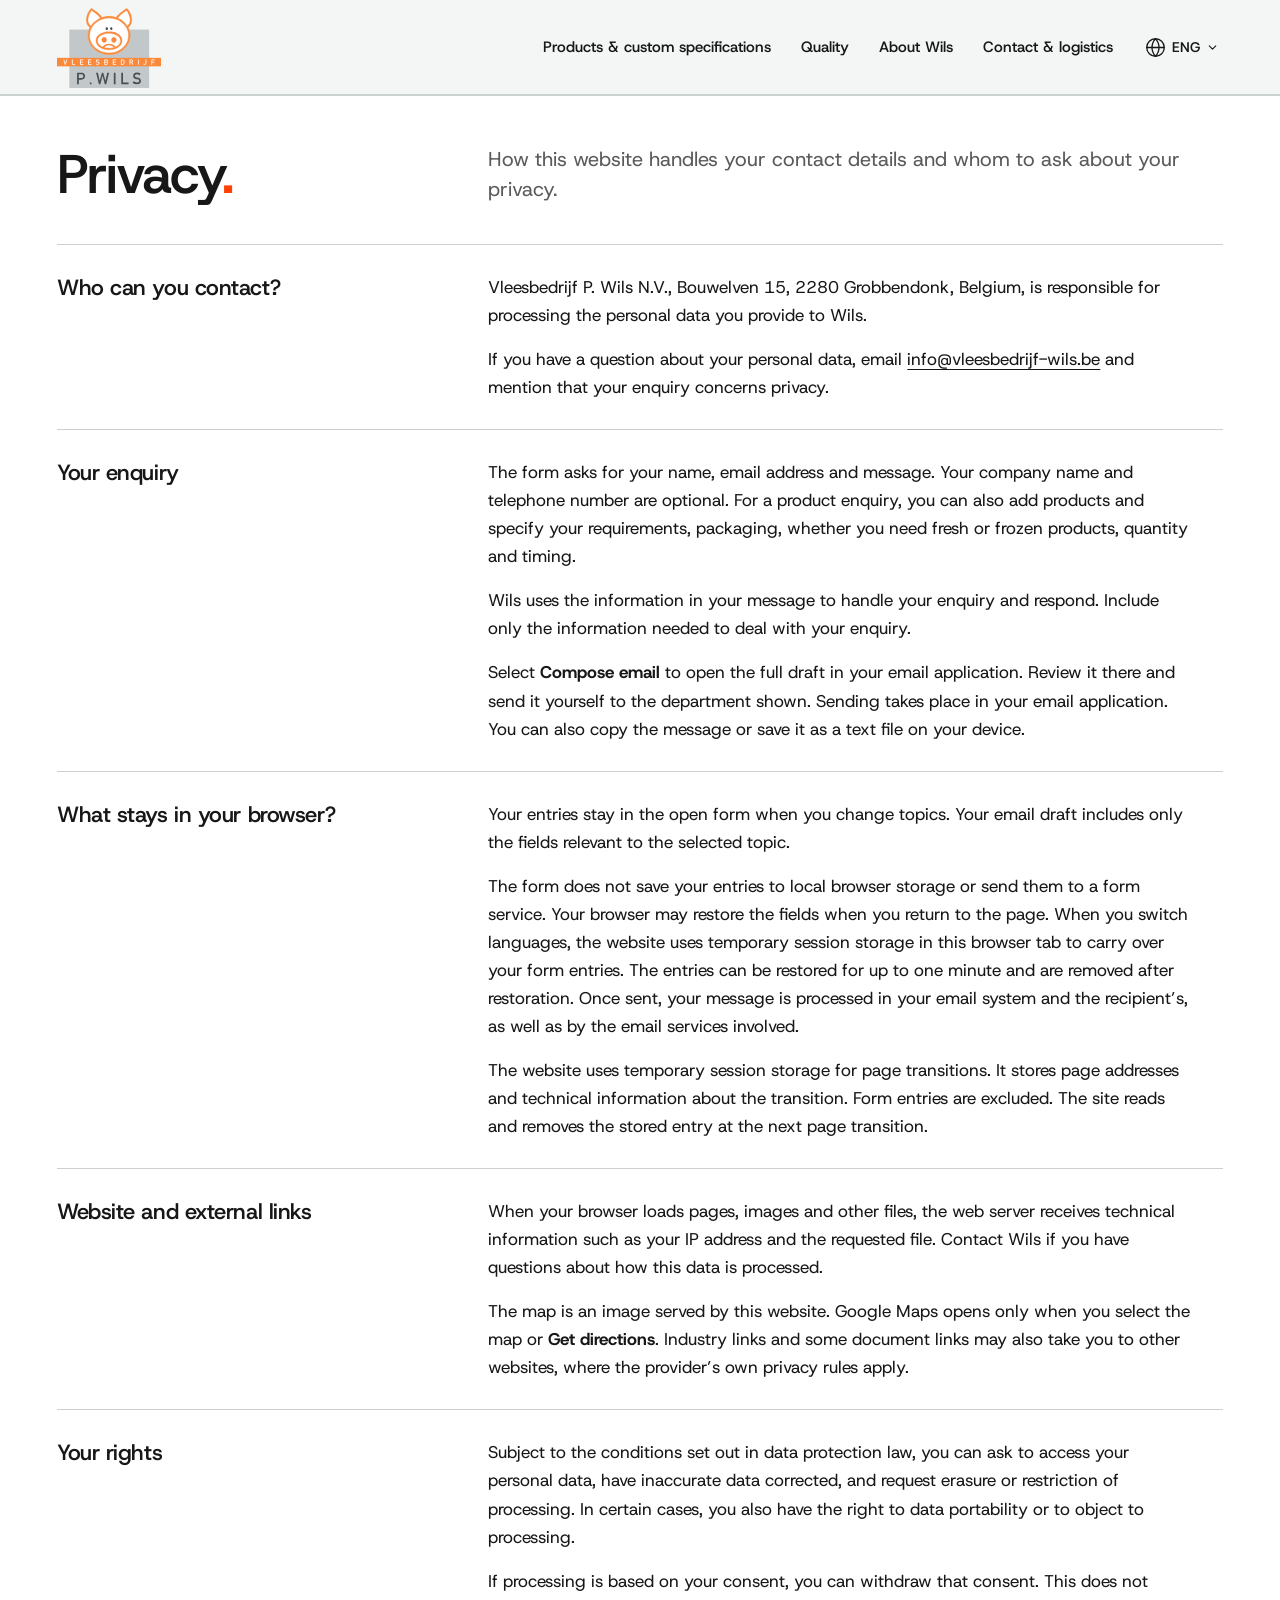
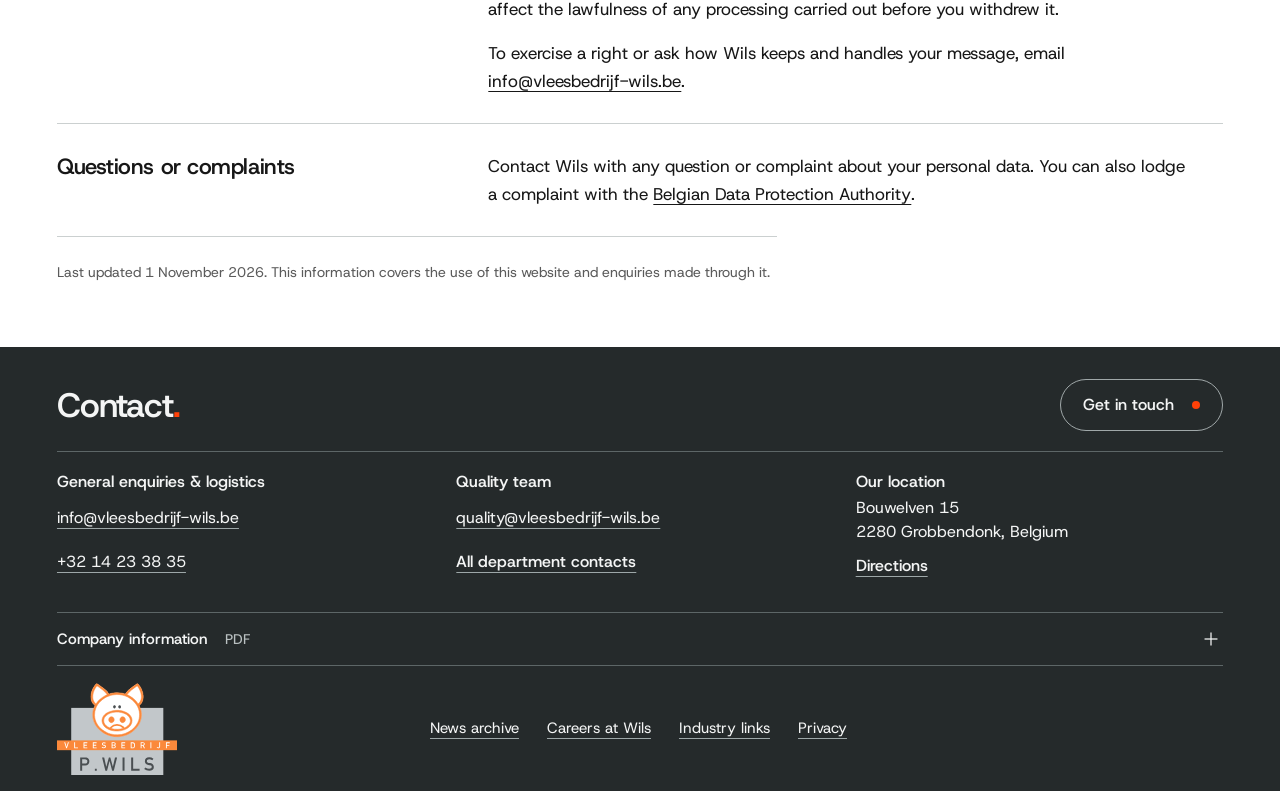
<file: en/privacy.html>
<!doctype html><html lang="en" data-wils-page="text"><head><meta charset="utf-8"><meta name="viewport" content="width=device-width,initial-scale=1"><meta name="robots" content="noindex,nofollow"><meta name="color-scheme" content="light"><meta name="description" content="Privacy information for visitors to the website and anyone contacting Vleesbedrijf P. Wils through it."><title>Privacy · P.WILS</title><link rel="preload" href="../assets/fonts/HostGrotesk.ttf" as="font" type="font/ttf" crossorigin><link rel="stylesheet" href="../home.css?v=anchor-focus-137"><link rel="stylesheet" href="../buttons-footer.css?v=29&amp;r=29-ready"><link rel="stylesheet" href="../navigation.css?v=menu-languages-96-local&amp;r=29-ready"><link rel="stylesheet" href="../site-system.css?v=29&amp;r=29-ready"><link rel="stylesheet" href="../page-headers.css?v=32&amp;r=29-ready"><script src="../site-system.js?v=english-162" defer></script><script src="../page-headers.js?v=scroll-performance-111-local" defer></script><link rel="stylesheet" href="../refinement.css?v=connected-pages-98-local"><script src="../refinement.js?v=fixed-canvas-106-local" defer blocking="render"></script><link rel="stylesheet" href="../site-motion.css?v=media-composition-67-ready"><script src="../site-motion.js?v=scroll-interrupt-119-local" defer blocking="render"></script><link rel="stylesheet" href="../palette-system.css?v=section-palette-91-local"><script src="../page-transitions.js?v=english-162" blocking="render"></script><link rel="stylesheet" href="../page-transitions.css?v=fixed-canvas-106-local"><link rel="stylesheet" href="../news.css?v=news-links-107-ready"><link rel="stylesheet" href="../brand-original.css?v=original-brand-143">
  <link rel="alternate" hreflang="nl" href="../privacy.html">
  <link rel="alternate" hreflang="en" href="privacy.html">
<link rel="stylesheet" href="../language-switch.css?v=164"><script src="../language-switch.js?v=163" defer></script>
</head><body class="inner-page support-site-page has-compact-opening" data-site-motion-page="58"><div id="top"></div><a class="skip-link" href="#inhoud">Skip to content</a><header class="site-header is-filled"><div class="header-inner wrap">
<a class="brand" href="index.html?v=29#intro" aria-label="P. Wils meat company - home"><img class="brand-dark" src="../assets/wils-logo-original-v143.svg?v=original-brand-143" alt="" width="456" height="352"><img class="brand-light" src="../assets/wils-logo-original-v143.svg?v=original-brand-143" alt="" width="456" height="352"></a>
<nav class="desktop-nav" aria-label="Main navigation"><a class="nav-link" href="producten.html?v=29">Products &amp; custom specifications</a><a class="nav-link" href="kwaliteit.html?v=29">Quality</a><a class="nav-link" href="bedrijf.html?v=29">About Wils</a><a class="nav-link" href="contact.html?v=29">Contact &amp; logistics</a></nav>
<details class="language-switch" data-language-switch><summary class="language-trigger" aria-label="Language selection, English"><svg class="language-globe" viewBox="0 0 24 24" fill="none" stroke="currentColor" stroke-width="1.5" stroke-linecap="round" stroke-linejoin="round" aria-hidden="true"><circle cx="12" cy="12" r="10"/><path d="M12 2a14.5 14.5 0 0 0 0 20 14.5 14.5 0 0 0 0-20M2 12h20"/></svg><span>ENG</span><svg class="language-chevron" viewBox="0 0 16 16" aria-hidden="true"><path d="m4 6 4 4 4-4"/></svg></summary><div class="language-panel"><nav aria-label="Languages"><ul><li><span class="language-choice" lang="en" aria-current="true"><span class="language-dot" aria-hidden="true"></span>English<small aria-hidden="true">ENG</small></span></li><li><a href="../privacy.html" data-switch-language="nl" lang="nl" hreflang="nl" aria-describedby="language-switch-status" class="language-choice">Nederlands<svg class="language-arrow" viewBox="0 0 16 16" aria-hidden="true"><path d="M3 8h10m-4-4 4 4-4 4"/></svg></a></li></ul></nav><details class="language-documents"><summary lang="en">Other languages (PDF)<svg class="language-chevron" viewBox="0 0 16 16" aria-hidden="true"><path d="m4 6 4 4 4-4"/></svg></summary><ul><li><a href="../assets/documents/bedrijfsinformatie-de.pdf" target="_blank" rel="noopener" data-language-pdf="de"><span lang="de">Deutsch</span><span class="sr-only">, company information, PDF (opens in a new tab)</span></a></li><li><a href="../assets/documents/bedrijfsinformatie-fr.pdf" target="_blank" rel="noopener" data-language-pdf="fr"><span lang="fr">Français</span><span class="sr-only">, company information, PDF (opens in a new tab)</span></a></li><li><a href="../assets/documents/bedrijfsinformatie-it.pdf" target="_blank" rel="noopener" data-language-pdf="it"><span lang="it">Italiano</span><span class="sr-only">, company information, PDF (opens in a new tab)</span></a></li><li><a href="../assets/documents/bedrijfsinformatie-pl.pdf" target="_blank" rel="noopener" data-language-pdf="pl"><span lang="pl">Polski</span><span class="sr-only">, company information, PDF (opens in a new tab)</span></a></li><li><a href="../assets/documents/bedrijfsinformatie-ro.pdf" target="_blank" rel="noopener" data-language-pdf="ro"><span lang="ro">Română</span><span class="sr-only">, company information, PDF (opens in a new tab)</span></a></li><li><a href="../assets/documents/bedrijfsinformatie-cs.pdf" target="_blank" rel="noopener" data-language-pdf="cs"><span lang="cs">Čeština</span><span class="sr-only">, company information, PDF (opens in a new tab)</span></a></li><li><a href="../assets/documents/bedrijfsinformatie-sk.pdf" target="_blank" rel="noopener" data-language-pdf="sk"><span lang="sk">Slovenčina</span><span class="sr-only">, company information, PDF (opens in a new tab)</span></a></li><li><a href="../assets/documents/bedrijfsinformatie-bg.pdf" target="_blank" rel="noopener" data-language-pdf="bg"><span lang="bg">Български</span><span class="sr-only">, company information, PDF (opens in a new tab)</span></a></li></ul></details></div></details>
<button class="menu-toggle" type="button" aria-label="Open menu" aria-controls="mobile-menu" aria-expanded="false"><span data-menu-label>Menu</span><svg class="menu-glyph" viewBox="0 0 24 24" fill="none" aria-hidden="true"><path d="M4 8h16M4 16h16" stroke="currentColor" stroke-width="1.5"/></svg></button></div>
<nav class="mobile-menu" id="mobile-menu" aria-label="Mobile navigation" hidden><a class="nav-link" href="producten.html?v=29">Products &amp; custom specifications</a><a class="nav-link" href="kwaliteit.html?v=29">Quality</a><a class="nav-link" href="bedrijf.html?v=29">About Wils</a><a class="nav-link" href="contact.html?v=29">Contact &amp; logistics</a><div class="mobile-language" role="group" aria-label="Languages" lang="en">
<div class="mobile-language-row"><span class="mobile-language-icon" aria-hidden="true"><svg class="language-globe" viewBox="0 0 24 24" fill="none" stroke="currentColor" stroke-width="1.5" stroke-linecap="round" stroke-linejoin="round" aria-hidden="true" focusable="false"><circle cx="12" cy="12" r="10"/><path d="M12 2a14.5 14.5 0 0 0 0 20 14.5 14.5 0 0 0 0-20M2 12h20"/></svg></span><div class="mobile-language-options"><span aria-current="true" lang="en" aria-label="English">ENG</span><a href="../privacy.html" data-switch-language="nl" lang="nl" hreflang="nl" aria-describedby="language-switch-status" aria-label="Nederlands">NL</a></div></div><details class="language-documents"><summary lang="en">Other languages (PDF)<svg class="language-chevron" viewBox="0 0 16 16" aria-hidden="true"><path d="m4 6 4 4 4-4"/></svg></summary><ul><li><a href="../assets/documents/bedrijfsinformatie-de.pdf" target="_blank" rel="noopener" data-language-pdf="de"><span lang="de">Deutsch</span><span class="sr-only">, company information, PDF (opens in a new tab)</span></a></li><li><a href="../assets/documents/bedrijfsinformatie-fr.pdf" target="_blank" rel="noopener" data-language-pdf="fr"><span lang="fr">Français</span><span class="sr-only">, company information, PDF (opens in a new tab)</span></a></li><li><a href="../assets/documents/bedrijfsinformatie-it.pdf" target="_blank" rel="noopener" data-language-pdf="it"><span lang="it">Italiano</span><span class="sr-only">, company information, PDF (opens in a new tab)</span></a></li><li><a href="../assets/documents/bedrijfsinformatie-pl.pdf" target="_blank" rel="noopener" data-language-pdf="pl"><span lang="pl">Polski</span><span class="sr-only">, company information, PDF (opens in a new tab)</span></a></li><li><a href="../assets/documents/bedrijfsinformatie-ro.pdf" target="_blank" rel="noopener" data-language-pdf="ro"><span lang="ro">Română</span><span class="sr-only">, company information, PDF (opens in a new tab)</span></a></li><li><a href="../assets/documents/bedrijfsinformatie-cs.pdf" target="_blank" rel="noopener" data-language-pdf="cs"><span lang="cs">Čeština</span><span class="sr-only">, company information, PDF (opens in a new tab)</span></a></li><li><a href="../assets/documents/bedrijfsinformatie-sk.pdf" target="_blank" rel="noopener" data-language-pdf="sk"><span lang="sk">Slovenčina</span><span class="sr-only">, company information, PDF (opens in a new tab)</span></a></li><li><a href="../assets/documents/bedrijfsinformatie-bg.pdf" target="_blank" rel="noopener" data-language-pdf="bg"><span lang="bg">Български</span><span class="sr-only">, company information, PDF (opens in a new tab)</span></a></li></ul></details></div></nav></header><p class="language-switch-status" id="language-switch-status" role="status"></p><main id="inhoud" class="support-page support-page--privacy" data-support-page="privacy"><header class="support-opening page-wrap" data-opening-group><h1 class="page-title" data-site-motion="heading">Privacy<span class="brand-period">.</span></h1><p class="support-lead" data-site-motion="body">How this website handles your contact details and whom to ask about your privacy.</p></header><div class="page-wrap support-document"><section class="support-section" id="privacy-wils" aria-labelledby="privacy-wils-title"><h2 id="privacy-wils-title" data-site-motion="heading">Who can you contact?</h2><div class="support-copy"><p data-site-motion="body">Vleesbedrijf P. Wils N.V., Bouwelven 15, 2280 Grobbendonk, Belgium, is responsible for processing the personal data you provide to Wils.</p><p data-site-motion="body">If you have a question about your personal data, email <a href="mailto:info@vleesbedrijf-wils.be?subject=Privacy%20enquiry">info@vleesbedrijf-wils.be</a> and mention that your enquiry concerns privacy.</p></div></section><section class="support-section" id="privacy-contact" aria-labelledby="privacy-contact-title"><h2 id="privacy-contact-title" data-site-motion="heading">Your enquiry</h2><div class="support-copy"><p data-site-motion="body">The form asks for your name, email address and message. Your company name and telephone number are optional. For a product enquiry, you can also add products and specify your requirements, packaging, whether you need fresh or frozen products, quantity and timing.</p><p data-site-motion="body">Wils uses the information in your message to handle your enquiry and respond. Include only the information needed to deal with your enquiry.</p><p data-site-motion="body">Select <strong>Compose email</strong> to open the full draft in your email application. Review it there and send it yourself to the department shown. Sending takes place in your email application. You can also copy the message or save it as a text file on your device.</p></div></section><section class="support-section" id="privacy-browser" aria-labelledby="privacy-browser-title"><h2 id="privacy-browser-title" data-site-motion="heading">What stays in your browser?</h2><div class="support-copy"><p data-site-motion="body">Your entries stay in the open form when you change topics. Your email draft includes only the fields relevant to the selected topic.</p><p data-site-motion="body">The form does not save your entries to local browser storage or send them to a form service. Your browser may restore the fields when you return to the page. When you switch languages, the website uses temporary session storage in this browser tab to carry over your form entries. The entries can be restored for up to one minute and are removed after restoration. Once sent, your message is processed in your email system and the recipient’s, as well as by the email services involved.</p><p data-site-motion="body">The website uses temporary session storage for page transitions. It stores page addresses and technical information about the transition. Form entries are excluded. The site reads and removes the stored entry at the next page transition.</p></div></section><section class="support-section" id="privacy-website" aria-labelledby="privacy-website-title"><h2 id="privacy-website-title" data-site-motion="heading">Website and external links</h2><div class="support-copy"><p data-site-motion="body">When your browser loads pages, images and other files, the web server receives technical information such as your IP address and the requested file. Contact Wils if you have questions about how this data is processed.</p><p data-site-motion="body">The map is an image served by this website. Google Maps opens only when you select the map or <strong>Get directions</strong>. Industry links and some document links may also take you to other websites, where the provider’s own privacy rules apply.</p></div></section><section class="support-section" id="privacy-rechten" aria-labelledby="privacy-rechten-title"><h2 id="privacy-rechten-title" data-site-motion="heading">Your rights</h2><div class="support-copy"><p data-site-motion="body">Subject to the conditions set out in data protection law, you can ask to access your personal data, have inaccurate data corrected, and request erasure or restriction of processing. In certain cases, you also have the right to data portability or to object to processing.</p><p data-site-motion="body">If processing is based on your consent, you can withdraw that consent. This does not affect the lawfulness of any processing carried out before you withdrew it.</p><p data-site-motion="body">To exercise a right or ask how Wils keeps and handles your message, email <a href="mailto:info@vleesbedrijf-wils.be?subject=Privacy%20enquiry">info@vleesbedrijf-wils.be</a>.</p></div></section><section class="support-section" id="privacy-klacht" aria-labelledby="privacy-klacht-title"><h2 id="privacy-klacht-title" data-site-motion="heading">Questions or complaints</h2><div class="support-copy"><p data-site-motion="body">Contact Wils with any question or complaint about your personal data. You can also lodge a complaint with the <a href="https://www.gegevensbeschermingsautoriteit.be/burger/acties/klacht-indienen" target="_blank" rel="noopener noreferrer">Belgian Data Protection Authority<span class="sr-only"> (opens in a new tab)</span></a>.</p></div></section><p class="support-updated" data-site-motion="body">Last updated <time datetime="2026-11-01">1 November 2026</time>. This information covers the use of this website and enquiries made through it.</p></div></main><section class="closing-chapter" id="site-contact" data-sheet aria-labelledby="contact-title">
    <div class="chapter-frame">
    <div class="wrap closing-inner">
      <div class="contact-intro"><h2 id="contact-title" data-site-motion="heading">Contact<span class="brand-period">.</span></h2><div data-site-motion="body"><a class="action-primary" href="contact.html?v=29#vraag"><span class="action-label">Get in touch</span><span class="action-dot" aria-hidden="true"></span></a></div></div>
      <div class="contact-register" data-site-motion="sequence"><div><h3>General enquiries &amp; logistics</h3><a href="mailto:info@vleesbedrijf-wils.be">info@vleesbedrijf-wils.be</a><a href="tel:+3214233835">+32 14 23 38 35</a></div><div><h3>Quality team</h3><a href="mailto:quality@vleesbedrijf-wils.be">quality@vleesbedrijf-wils.be</a><a class="text-link" href="contact.html?v=29#contact-afdelingen">All department contacts</a></div><div><h3>Our location</h3><address>Bouwelven 15<br>2280 Grobbendonk, Belgium</address><a class="text-link" href="contact.html?v=29#contact-route">Directions</a></div></div>
      <footer class="site-footer">
        <details class="footer-documents"><summary><span id="footer-documents-title" lang="en">Company information <span class="footer-document-type">PDF</span></span><span class="disclosure-mark"><svg class="" viewBox="0 0 24 24" fill="none" aria-hidden="true" focusable="false"><g stroke="currentColor" stroke-width="1.5" stroke-linecap="square" stroke-linejoin="miter"><path d="M5 12h14"/><path class="plus-stem" d="M12 5v14"/></g></svg></span></summary><nav class="language-pdf-grid" aria-labelledby="footer-documents-title"><a href="../assets/documents/bedrijfsinformatie-de.pdf" target="_blank" rel="noopener" data-language-pdf="de"><span lang="de">Deutsch</span><span class="sr-only">, company information, PDF (opens in a new tab)</span></a><a href="../assets/documents/bedrijfsinformatie-fr.pdf" target="_blank" rel="noopener" data-language-pdf="fr"><span lang="fr">Français</span><span class="sr-only">, company information, PDF (opens in a new tab)</span></a><a href="../assets/documents/bedrijfsinformatie-it.pdf" target="_blank" rel="noopener" data-language-pdf="it"><span lang="it">Italiano</span><span class="sr-only">, company information, PDF (opens in a new tab)</span></a><a href="../assets/documents/bedrijfsinformatie-pl.pdf" target="_blank" rel="noopener" data-language-pdf="pl"><span lang="pl">Polski</span><span class="sr-only">, company information, PDF (opens in a new tab)</span></a><a href="../assets/documents/bedrijfsinformatie-ro.pdf" target="_blank" rel="noopener" data-language-pdf="ro"><span lang="ro">Română</span><span class="sr-only">, company information, PDF (opens in a new tab)</span></a><a href="../assets/documents/bedrijfsinformatie-cs.pdf" target="_blank" rel="noopener" data-language-pdf="cs"><span lang="cs">Čeština</span><span class="sr-only">, company information, PDF (opens in a new tab)</span></a><a href="../assets/documents/bedrijfsinformatie-sk.pdf" target="_blank" rel="noopener" data-language-pdf="sk"><span lang="sk">Slovenčina</span><span class="sr-only">, company information, PDF (opens in a new tab)</span></a><a href="../assets/documents/bedrijfsinformatie-bg.pdf" target="_blank" rel="noopener" data-language-pdf="bg"><span lang="bg">Български</span><span class="sr-only">, company information, PDF (opens in a new tab)</span></a></nav></details>
        <div class="footer-utility"><div class="footer-brand"><a href="index.html?v=29#intro" aria-label="P. Wils meat company - back to top"><img src="../assets/wils-logo-original-v143.svg?v=original-brand-143" alt="" width="456" height="352"></a></div><nav class="footer-nav" aria-label="More about Wils" data-site-motion="body"><a href="bedrijf.html#nieuws">News archive</a><a href="bedrijf.html#werken-bij-wils">Careers at Wils</a><a href="sector.html">Industry links</a><a href="privacy.html">Privacy</a></nav><p class="footer-bottom" data-site-motion="body">© 2026 P. Wils meat company</p></div>
      </footer>
    </div>
    </div>
  </section></body></html>
</file>
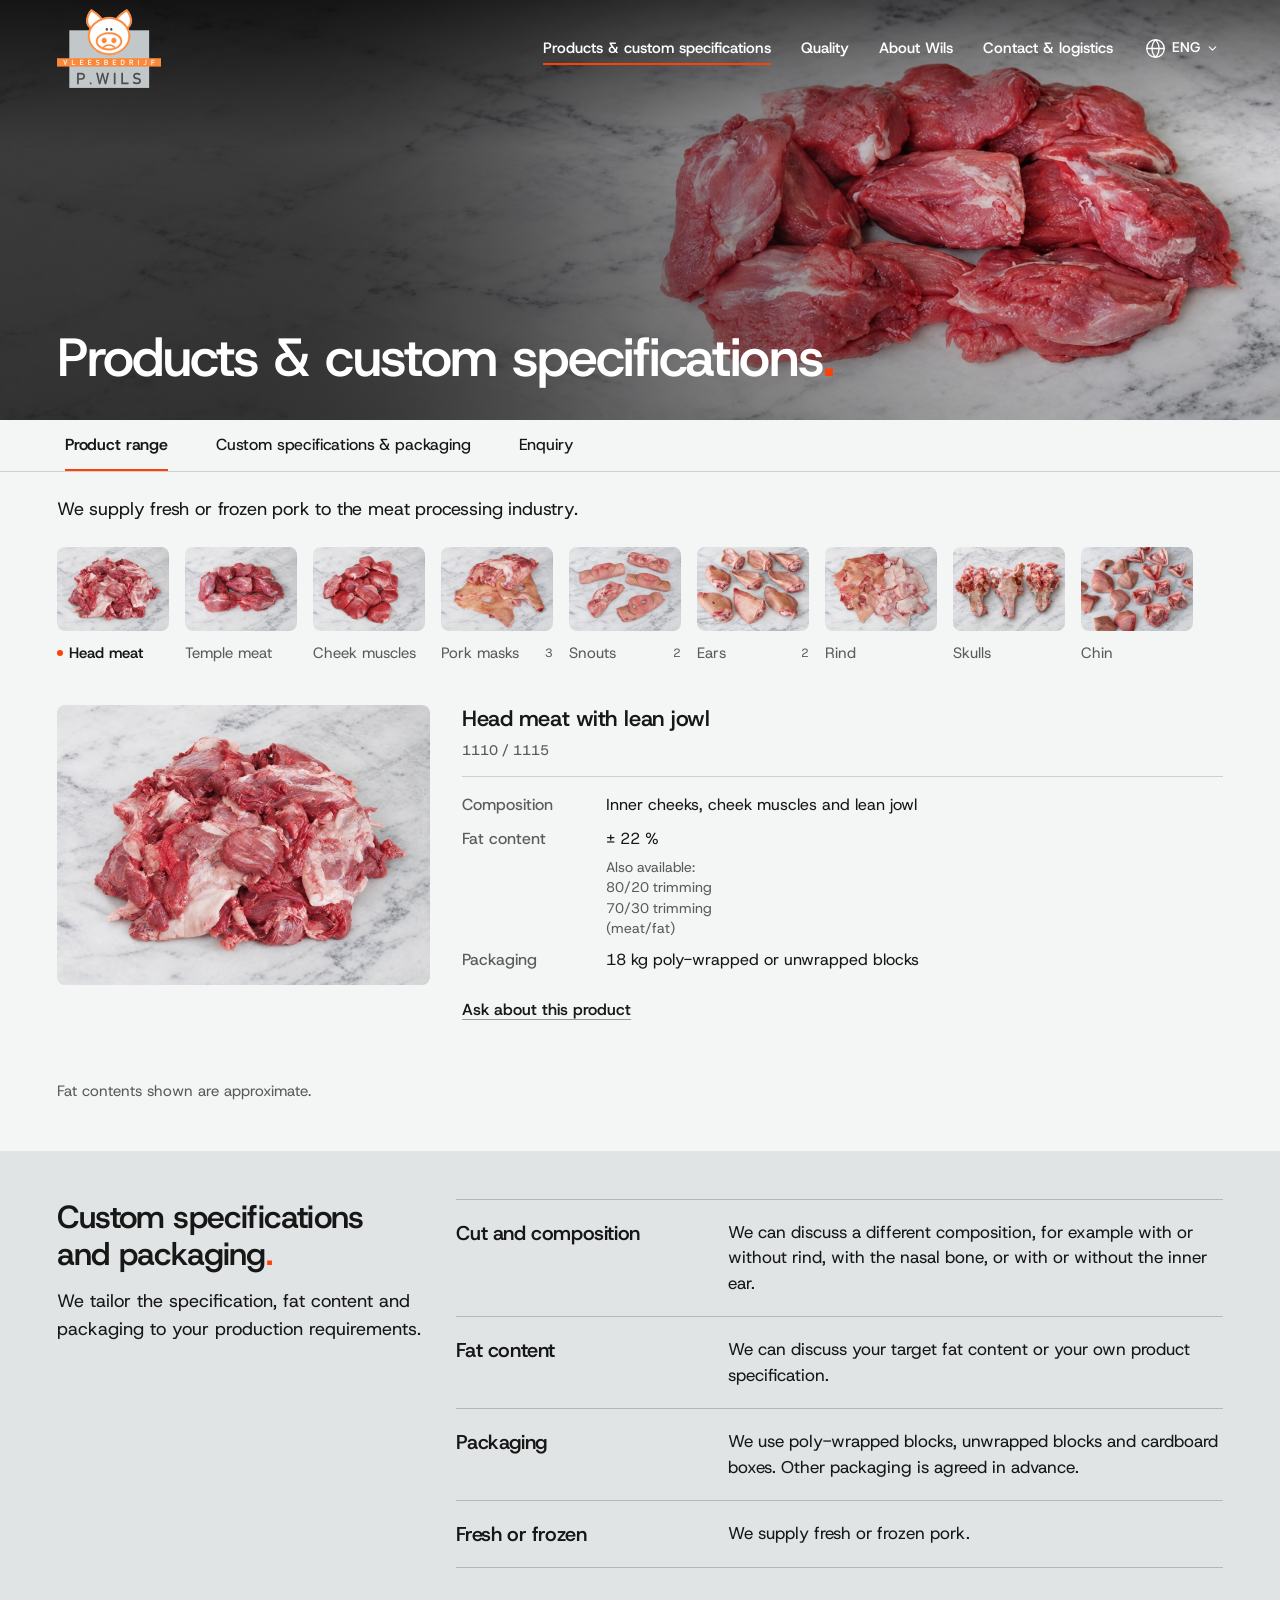
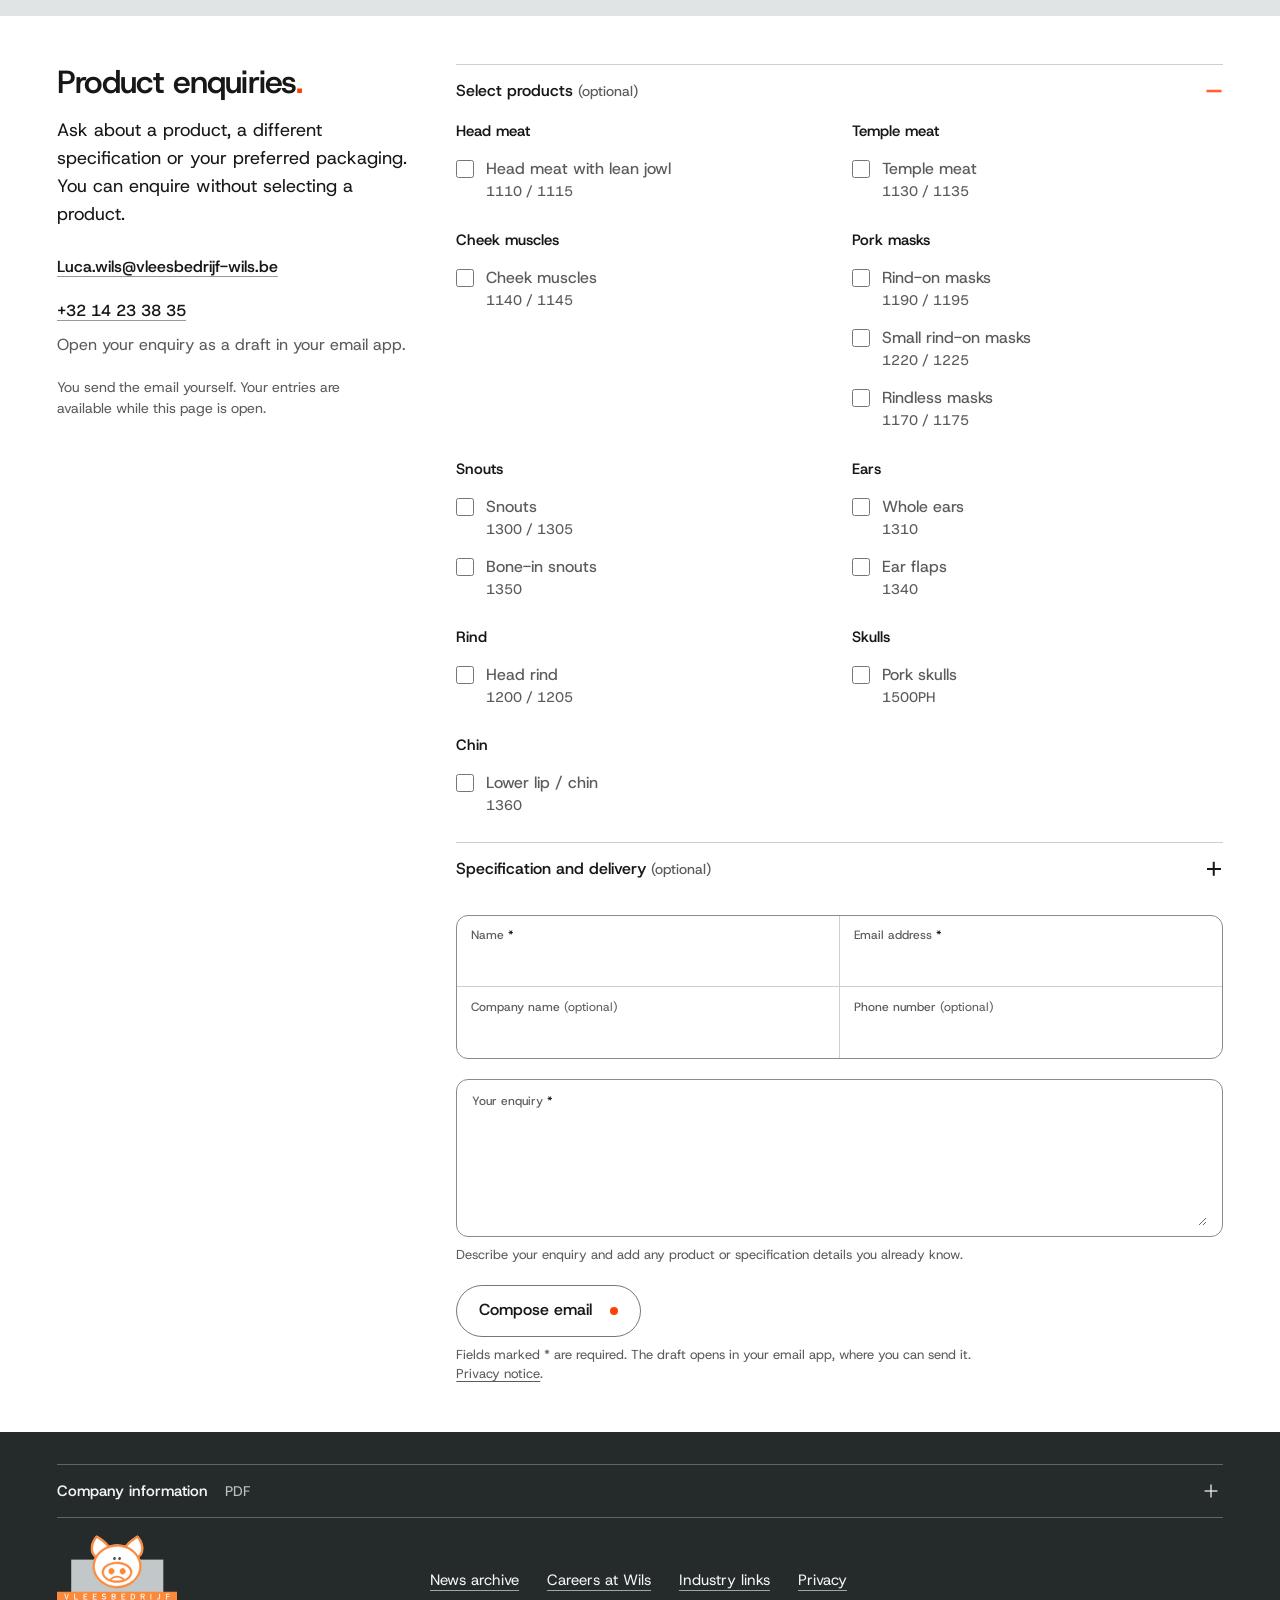
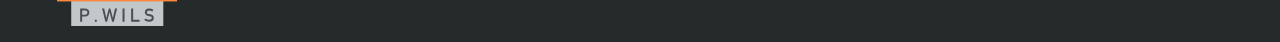
<file: en/producten.html>
<!doctype html><html lang="en" data-wils-page="products"><head><meta charset="utf-8"><meta name="viewport" content="width=device-width,initial-scale=1"><meta name="robots" content="noindex,nofollow"><meta name="color-scheme" content="light"><meta name="description" content="Browse the full P. Wils range, including product specifications, custom options, packaging and enquiries."><title>Products &amp; custom specifications · P.WILS</title><link rel="preload" href="../assets/fonts/HostGrotesk.ttf" as="font" type="font/ttf" crossorigin><link rel="stylesheet" href="../home.css?v=anchor-focus-137"><link rel="stylesheet" href="../buttons-footer.css?v=29&amp;r=48-ready"><link rel="stylesheet" href="../navigation.css?v=menu-languages-96-local"><link rel="stylesheet" href="../site-system.css?v=29&amp;r=48-ready"><link rel="stylesheet" href="../products-guide.css?v=29-products&amp;r=48-ready"><link rel="stylesheet" href="../contact-composer.css?v=29&amp;r=48-ready"><link rel="stylesheet" href="../products-onepage.css?v=product-skull-135"><link rel="stylesheet" href="../page-headers.css?v=41&amp;r=48-ready"><script src="../site-system.js?v=english-162" defer></script><script src="../products-catalogue.js?v=product-rail-154" defer></script><script src="product-data.js?v=client-products-140" defer></script><script src="../page-headers.js?v=scroll-performance-111-local" defer></script><link rel="stylesheet" href="../inner-openings.css?v=chapter-navigation-68-final"><script src="../inner-openings.js?v=scroll-performance-111-local" defer></script><link rel="stylesheet" href="../refinement.css?v=connected-pages-98-local"><script src="../refinement.js?v=fixed-canvas-106-local" defer blocking="render"></script><link rel="stylesheet" href="../site-motion.css?v=media-composition-67-ready"><script src="../site-motion.js?v=scroll-interrupt-119-local" defer blocking="render"></script><link rel="stylesheet" href="../page-cover.css?v=inner-cover-63"><link rel="stylesheet" href="../request-form.css?v=direct-email-138-local"><script src="request-form.js?v=direct-email-138-local" defer></script><link rel="stylesheet" href="../palette-system.css?v=section-palette-91-local"><link rel="stylesheet" href="../form-controls.css?v=grouped-fields-101-local"><script src="../form-enhancements.js?v=grouped-fields-101-local" defer></script><script src="../page-transitions.js?v=english-162" blocking="render"></script><link rel="stylesheet" href="../page-transitions.css?v=fixed-canvas-106-local"><link rel="stylesheet" href="../grid-system.css?v=grid-careers-115-local"><link rel="stylesheet" href="../title-system.css?v=title-system-126-local"><link rel="stylesheet" href="../product-taxonomy.css?v=client-products-140"><link rel="stylesheet" href="../brand-original.css?v=original-brand-143"><link rel="stylesheet" href="../product-rail.css?v=product-rail-154"><script src="../product-rail.js?v=product-rail-layout-158" defer></script><link rel="stylesheet" href="../product-rail-layout.css?v=product-rail-layout-158">
  <link rel="alternate" hreflang="nl" href="../producten.html">
  <link rel="alternate" hreflang="en" href="producten.html">
<link rel="stylesheet" href="../language-switch.css?v=164"><script src="../language-switch.js?v=163" defer></script>
</head><body data-shared-request="87" data-inner-opening="47" data-site-motion-page="58" class="inner-opening-47 inner-page no-offset products-one-page has-page-banner has-sticky-chapters grid-system-115" data-sticky-chapters-page="68" data-title-system="126"><div id="top"></div><a class="skip-link" href="#inhoud">Skip to content</a><header class="site-header"><div class="header-inner wrap">
<a class="brand" href="index.html?v=29#intro" aria-label="P. Wils meat company - home"><img class="brand-dark" src="../assets/wils-logo-original-v143.svg?v=original-brand-143" alt="" width="456" height="352"><img class="brand-light" src="../assets/wils-logo-original-v143.svg?v=original-brand-143" alt="" width="456" height="352"></a>
<nav class="desktop-nav" aria-label="Main navigation"><a class="nav-link" href="producten.html?v=29" aria-current="page">Products &amp; custom specifications</a><a class="nav-link" href="kwaliteit.html?v=29">Quality</a><a class="nav-link" href="bedrijf.html?v=29">About Wils</a><a class="nav-link" href="contact.html?v=29">Contact &amp; logistics</a></nav>
<details class="language-switch" data-language-switch><summary class="language-trigger" aria-label="Language selection, English"><svg class="language-globe" viewBox="0 0 24 24" fill="none" stroke="currentColor" stroke-width="1.5" stroke-linecap="round" stroke-linejoin="round" aria-hidden="true"><circle cx="12" cy="12" r="10"/><path d="M12 2a14.5 14.5 0 0 0 0 20 14.5 14.5 0 0 0 0-20M2 12h20"/></svg><span>ENG</span><svg class="language-chevron" viewBox="0 0 16 16" aria-hidden="true"><path d="m4 6 4 4 4-4"/></svg></summary><div class="language-panel"><nav aria-label="Languages"><ul><li><span class="language-choice" lang="en" aria-current="true"><span class="language-dot" aria-hidden="true"></span>English<small aria-hidden="true">ENG</small></span></li><li><a href="../producten.html" data-switch-language="nl" lang="nl" hreflang="nl" aria-describedby="language-switch-status" class="language-choice">Nederlands<svg class="language-arrow" viewBox="0 0 16 16" aria-hidden="true"><path d="M3 8h10m-4-4 4 4-4 4"/></svg></a></li></ul></nav><details class="language-documents"><summary lang="en">Other languages (PDF)<svg class="language-chevron" viewBox="0 0 16 16" aria-hidden="true"><path d="m4 6 4 4 4-4"/></svg></summary><ul><li><a href="../assets/documents/bedrijfsinformatie-de.pdf" target="_blank" rel="noopener" data-language-pdf="de"><span lang="de">Deutsch</span><span class="sr-only">, company information, PDF (opens in a new tab)</span></a></li><li><a href="../assets/documents/bedrijfsinformatie-fr.pdf" target="_blank" rel="noopener" data-language-pdf="fr"><span lang="fr">Français</span><span class="sr-only">, company information, PDF (opens in a new tab)</span></a></li><li><a href="../assets/documents/bedrijfsinformatie-it.pdf" target="_blank" rel="noopener" data-language-pdf="it"><span lang="it">Italiano</span><span class="sr-only">, company information, PDF (opens in a new tab)</span></a></li><li><a href="../assets/documents/bedrijfsinformatie-pl.pdf" target="_blank" rel="noopener" data-language-pdf="pl"><span lang="pl">Polski</span><span class="sr-only">, company information, PDF (opens in a new tab)</span></a></li><li><a href="../assets/documents/bedrijfsinformatie-ro.pdf" target="_blank" rel="noopener" data-language-pdf="ro"><span lang="ro">Română</span><span class="sr-only">, company information, PDF (opens in a new tab)</span></a></li><li><a href="../assets/documents/bedrijfsinformatie-cs.pdf" target="_blank" rel="noopener" data-language-pdf="cs"><span lang="cs">Čeština</span><span class="sr-only">, company information, PDF (opens in a new tab)</span></a></li><li><a href="../assets/documents/bedrijfsinformatie-sk.pdf" target="_blank" rel="noopener" data-language-pdf="sk"><span lang="sk">Slovenčina</span><span class="sr-only">, company information, PDF (opens in a new tab)</span></a></li><li><a href="../assets/documents/bedrijfsinformatie-bg.pdf" target="_blank" rel="noopener" data-language-pdf="bg"><span lang="bg">Български</span><span class="sr-only">, company information, PDF (opens in a new tab)</span></a></li></ul></details></div></details>
<button class="menu-toggle" type="button" aria-label="Open menu" aria-controls="mobile-menu" aria-expanded="false"><span data-menu-label>Menu</span><svg class="menu-glyph" viewBox="0 0 24 24" fill="none" aria-hidden="true"><path d="M4 8h16M4 16h16" stroke="currentColor" stroke-width="1.5"/></svg></button></div>
<nav class="mobile-menu" id="mobile-menu" aria-label="Mobile navigation" hidden><a class="nav-link" href="producten.html?v=29" aria-current="page">Products &amp; custom specifications</a><a class="nav-link" href="kwaliteit.html?v=29">Quality</a><a class="nav-link" href="bedrijf.html?v=29">About Wils</a><a class="nav-link" href="contact.html?v=29">Contact &amp; logistics</a><div class="mobile-language" role="group" aria-label="Languages" lang="en">
<div class="mobile-language-row"><span class="mobile-language-icon" aria-hidden="true"><svg class="language-globe" viewBox="0 0 24 24" fill="none" stroke="currentColor" stroke-width="1.5" stroke-linecap="round" stroke-linejoin="round" aria-hidden="true" focusable="false"><circle cx="12" cy="12" r="10"/><path d="M12 2a14.5 14.5 0 0 0 0 20 14.5 14.5 0 0 0 0-20M2 12h20"/></svg></span><div class="mobile-language-options"><span aria-current="true" lang="en" aria-label="English">ENG</span><a href="../producten.html" data-switch-language="nl" lang="nl" hreflang="nl" aria-describedby="language-switch-status" aria-label="Nederlands">NL</a></div></div><details class="language-documents"><summary lang="en">Other languages (PDF)<svg class="language-chevron" viewBox="0 0 16 16" aria-hidden="true"><path d="m4 6 4 4 4-4"/></svg></summary><ul><li><a href="../assets/documents/bedrijfsinformatie-de.pdf" target="_blank" rel="noopener" data-language-pdf="de"><span lang="de">Deutsch</span><span class="sr-only">, company information, PDF (opens in a new tab)</span></a></li><li><a href="../assets/documents/bedrijfsinformatie-fr.pdf" target="_blank" rel="noopener" data-language-pdf="fr"><span lang="fr">Français</span><span class="sr-only">, company information, PDF (opens in a new tab)</span></a></li><li><a href="../assets/documents/bedrijfsinformatie-it.pdf" target="_blank" rel="noopener" data-language-pdf="it"><span lang="it">Italiano</span><span class="sr-only">, company information, PDF (opens in a new tab)</span></a></li><li><a href="../assets/documents/bedrijfsinformatie-pl.pdf" target="_blank" rel="noopener" data-language-pdf="pl"><span lang="pl">Polski</span><span class="sr-only">, company information, PDF (opens in a new tab)</span></a></li><li><a href="../assets/documents/bedrijfsinformatie-ro.pdf" target="_blank" rel="noopener" data-language-pdf="ro"><span lang="ro">Română</span><span class="sr-only">, company information, PDF (opens in a new tab)</span></a></li><li><a href="../assets/documents/bedrijfsinformatie-cs.pdf" target="_blank" rel="noopener" data-language-pdf="cs"><span lang="cs">Čeština</span><span class="sr-only">, company information, PDF (opens in a new tab)</span></a></li><li><a href="../assets/documents/bedrijfsinformatie-sk.pdf" target="_blank" rel="noopener" data-language-pdf="sk"><span lang="sk">Slovenčina</span><span class="sr-only">, company information, PDF (opens in a new tab)</span></a></li><li><a href="../assets/documents/bedrijfsinformatie-bg.pdf" target="_blank" rel="noopener" data-language-pdf="bg"><span lang="bg">Български</span><span class="sr-only">, company information, PDF (opens in a new tab)</span></a></li></ul></details></div></nav></header><p class="language-switch-status" id="language-switch-status" role="status"></p><main class="products-page pg-complete" id="inhoud"><div class="page-cover-stage" data-page-cover><section class="page-banner page-banner--products" aria-labelledby="products-title" data-page-hero>
<div class="page-transition-media" data-transition-media><div class="page-banner-media"><img src="../assets/page-headers/producten-marmer-breed-v40.jpg" alt="Pork on a light marble surface" width="2172" height="724" fetchpriority="high" decoding="async"></div>
<div class="page-banner-shade" aria-hidden="true"></div></div><div class="page-wrap page-banner-content"><h1 class="page-banner-title" id="products-title"><span class="page-banner-title-mask"><span data-banner-title>Products &amp; custom specifications<span class="brand-period">.</span></span></span></h1></div></section></div><div class="page-content-sheet" data-page-sheet><div class="page-chapters" data-sticky-chapters="68"><nav class="page-wrap page-chapters-inner" data-page-chapters aria-label="On this page"><a href="#productgids" aria-label="Product range" aria-current="location"><span class="chapter-label-full" data-label="Product range" aria-hidden="true">Product range</span><span class="chapter-label-compact" data-label="Product range" aria-hidden="true">Product range</span></a><a href="#maatwerk" aria-label="Custom specifications &amp; packaging"><span class="chapter-label-full" data-label="Custom specifications &amp; packaging" aria-hidden="true">Custom specifications &amp; packaging</span><span class="chapter-label-compact" data-label="Custom specifications" aria-hidden="true">Custom specifications</span></a><a href="#aanvraag" aria-label="Enquiry"><span class="chapter-label-full" data-label="Enquiry" aria-hidden="true">Enquiry</span><span class="chapter-label-compact" data-label="Enquiry" aria-hidden="true">Enquiry</span></a></nav></div><div class="wrap"><section class="pg-catalogue" id="productgids" data-product-guide aria-labelledby="guide-heading" data-chapter-section>
<div class="pg-tools pg-opening-tools" data-opening-group><div class="pg-opening-lead"><h2 class="sr-only" id="guide-heading">Product range</h2><p data-site-motion="body">We supply fresh or frozen pork to the meat processing industry.</p></div><div class="product-category-browser" data-category-browser><div class="category-rail-heading"><strong>Product categories</strong><button class="category-all" type="button" aria-controls="category-picker" aria-haspopup="dialog" aria-expanded="false" data-category-open hidden>All 9<svg viewBox="0 0 24 24" fill="none" aria-hidden="true"><path d="m7 10 5 5 5-5" stroke="currentColor" stroke-width="1.5"/></svg></button></div><nav class="pg-family-nav category-photo-rail" aria-label="Product categories"><a class="family-tab" id="family-tab-kopvlees" href="#kopvlees" data-family-link="kopvlees" data-category-link="kopvlees"><img src="../assets/products/studio/kopvlees-320.jpg" alt="" width="320" height="240" loading="lazy" decoding="async"><span class="category-photo-label"><span>Head meat</span></span></a><a class="family-tab" id="family-tab-slaapvlees" href="#slaapvlees" data-family-link="slaapvlees" data-category-link="slaapvlees"><img src="../assets/products/studio/slaapvlees-320.jpg" alt="" width="320" height="240" loading="lazy" decoding="async"><span class="category-photo-label"><span>Temple meat</span></span></a><a class="family-tab" id="family-tab-buitenkaken" href="#buitenkaken" data-family-link="buitenkaken" data-category-link="buitenkaken"><img src="../assets/products/studio/wangetjes-320.jpg" alt="" width="320" height="240" loading="lazy" decoding="async"><span class="category-photo-label"><span>Cheek muscles</span></span></a><a class="family-tab" id="family-tab-maskers" href="#maskers" data-family-link="maskers" data-category-link="maskers"><img src="../assets/products/studio/masker-met-zwoerd-320.jpg" alt="" width="320" height="240" loading="lazy" decoding="async"><span class="category-photo-label"><span>Pork masks</span><small aria-hidden="true">3</small></span><span class="sr-only">, 3 products</span></a><a class="family-tab" id="family-tab-snuiten" href="#snuiten" data-family-link="snuiten" data-category-link="snuiten"><img src="../assets/products/studio/snuiten-320.jpg" alt="" width="320" height="240" loading="lazy" decoding="async"><span class="category-photo-label"><span>Snouts</span><small aria-hidden="true">2</small></span><span class="sr-only">, 2 products</span></a><a class="family-tab" id="family-tab-oren" href="#oren" data-family-link="oren" data-category-link="oren"><img src="../assets/products/studio/hele-oren-320.jpg" alt="" width="320" height="240" loading="lazy" decoding="async"><span class="category-photo-label"><span>Ears</span><small aria-hidden="true">2</small></span><span class="sr-only">, 2 products</span></a><a class="family-tab" id="family-tab-zwoerd" href="#zwoerd" data-family-link="zwoerd" data-category-link="zwoerd"><img src="../assets/products/studio/kopzwoerd-320.jpg" alt="" width="320" height="240" loading="lazy" decoding="async"><span class="category-photo-label"><span>Rind</span></span></a><a class="family-tab" id="family-tab-schedels" href="#schedels" data-family-link="schedels" data-category-link="schedels"><img src="../assets/products/studio/varkensschedels-320.jpg" alt="" width="320" height="240" loading="lazy" decoding="async"><span class="category-photo-label"><span>Skulls</span></span></a><a class="family-tab" id="family-tab-kin" href="#kin" data-family-link="kin" data-category-link="kin"><img src="../assets/products/studio/onderlip-320.jpg" alt="" width="320" height="240" loading="lazy" decoding="async"><span class="category-photo-label"><span>Chin</span></span></a></nav><div class="category-picker" id="category-picker" role="dialog" popover="auto" aria-labelledby="category-picker-heading" hidden><div class="category-picker-heading"><h2 id="category-picker-heading">Product categories</h2><button class="category-picker-close" type="button" aria-label="Close product categories" data-category-close><svg viewBox="0 0 24 24" fill="none" aria-hidden="true"><path d="m6 6 12 12M18 6 6 18" stroke="currentColor" stroke-width="1.5"/></svg></button></div><div class="category-picker-list"><button type="button" data-category-pick="kopvlees"><span class="category-pick-dot" aria-hidden="true"></span><span>Head meat</span></button><button type="button" data-category-pick="slaapvlees"><span class="category-pick-dot" aria-hidden="true"></span><span>Temple meat</span></button><button type="button" data-category-pick="buitenkaken"><span class="category-pick-dot" aria-hidden="true"></span><span>Cheek muscles</span></button><button type="button" data-category-pick="maskers"><span class="category-pick-dot" aria-hidden="true"></span><span>Pork masks</span><small aria-hidden="true">3</small><span class="sr-only">, 3 products</span></button><button type="button" data-category-pick="snuiten"><span class="category-pick-dot" aria-hidden="true"></span><span>Snouts</span><small aria-hidden="true">2</small><span class="sr-only">, 2 products</span></button><button type="button" data-category-pick="oren"><span class="category-pick-dot" aria-hidden="true"></span><span>Ears</span><small aria-hidden="true">2</small><span class="sr-only">, 2 products</span></button><button type="button" data-category-pick="zwoerd"><span class="category-pick-dot" aria-hidden="true"></span><span>Rind</span></button><button type="button" data-category-pick="schedels"><span class="category-pick-dot" aria-hidden="true"></span><span>Skulls</span></button><button type="button" data-category-pick="kin"><span class="category-pick-dot" aria-hidden="true"></span><span>Chin</span></button></div></div><span class="sr-only" role="status" aria-live="polite" data-category-status></span></div></div>
<div class="pg-register"><section class="pg-family" id="kopvlees" data-product-family aria-labelledby="heading-kopvlees"><div class="pg-family-heading"><h2 id="heading-kopvlees">Head meat</h2><span data-family-count="kopvlees">1 product</span></div><div class="pg-columns" aria-hidden="true"><span>Product</span><span>Composition</span><span>Fat content</span><span>Packaging</span><span></span></div><article class="pg-product-entry" id="product-kopvlees" tabindex="-1" aria-labelledby="product-name-kopvlees" data-product-row data-slug="kopvlees" data-name="Head meat with lean jowl" data-code="1110 / 1115">
<div class="pg-product-identity"><figure class="pg-product-thumb"><img src="../assets/products/studio/kopvlees-320.jpg" srcset="../assets/products/studio/kopvlees-320.jpg 320w, ../assets/products/studio/kopvlees-640.jpg 640w" sizes="(max-width:600px) calc(100vw - 44px), (max-width:820px) 32vw, 384px" width="320" height="240" loading="lazy" decoding="async" alt="Pork head meat with lean jowl"></figure><div><h3 class="pg-name" id="product-name-kopvlees">Head meat with lean jowl</h3><p class="pg-code"><span class="sr-only">Product codes: </span>1110 / 1115</p></div></div>
<dl class="pg-entry-data"><div><dt>Composition</dt><dd>Inner cheeks, cheek muscles and lean jowl</dd></div><div><dt>Fat content</dt><dd>± 22 %<span class="product-trimming">Also available:<span>80/20 trimming</span><span>70/30 trimming</span><span>(meat/fat)</span></span></dd></div><div><dt>Packaging</dt><dd><span>18 kg poly-wrapped or unwrapped blocks</span></dd></div></dl>
<div class="pg-entry-action"><a class="text-link" href="#aanvraag" data-inquire-product="kopvlees" aria-label="Ask about head meat with lean jowl">Ask about this product</a></div></article></section><section class="pg-family" id="slaapvlees" data-product-family aria-labelledby="heading-slaapvlees"><div class="pg-family-heading"><h2 id="heading-slaapvlees">Temple meat</h2><span data-family-count="slaapvlees">1 product</span></div><div class="pg-columns" aria-hidden="true"><span>Product</span><span>Composition</span><span>Fat content</span><span>Packaging</span><span></span></div><article class="pg-product-entry" id="product-slaapvlees" tabindex="-1" aria-labelledby="product-name-slaapvlees" data-product-row data-slug="slaapvlees" data-name="Temple meat" data-code="1130 / 1135">
<div class="pg-product-identity"><figure class="pg-product-thumb"><img src="../assets/products/studio/slaapvlees-320.jpg" srcset="../assets/products/studio/slaapvlees-320.jpg 320w, ../assets/products/studio/slaapvlees-640.jpg 640w" sizes="(max-width:600px) calc(100vw - 44px), (max-width:820px) 32vw, 384px" width="320" height="240" loading="lazy" decoding="async" alt="Pork temple meat"></figure><div><h3 class="pg-name" id="product-name-slaapvlees">Temple meat</h3><p class="pg-code"><span class="sr-only">Product codes: </span>1130 / 1135</p></div></div>
<dl class="pg-entry-data"><div><dt>Composition</dt><dd>Temple meat</dd></div><div><dt>Fat content</dt><dd>± 5 %</dd></div><div><dt>Packaging</dt><dd><span>18 kg poly-wrapped or unwrapped blocks</span></dd></div></dl>
<div class="pg-entry-action"><a class="text-link" href="#aanvraag" data-inquire-product="slaapvlees" aria-label="Ask about temple meat">Ask about this product</a></div></article></section><section class="pg-family" id="buitenkaken" data-product-family aria-labelledby="heading-buitenkaken"><div class="pg-family-heading"><h2 id="heading-buitenkaken">Cheek muscles</h2><span data-family-count="buitenkaken">1 product</span></div><div class="pg-columns" aria-hidden="true"><span>Product</span><span>Composition</span><span>Fat content</span><span>Packaging</span><span></span></div><article class="pg-product-entry" id="product-wangetjes" tabindex="-1" aria-labelledby="product-name-wangetjes" data-product-row data-slug="wangetjes" data-name="Cheek muscles" data-code="1140 / 1145">
<div class="pg-product-identity"><figure class="pg-product-thumb"><img src="../assets/products/studio/wangetjes-320.jpg" srcset="../assets/products/studio/wangetjes-320.jpg 320w, ../assets/products/studio/wangetjes-640.jpg 640w" sizes="(max-width:600px) calc(100vw - 44px), (max-width:820px) 32vw, 384px" width="320" height="240" loading="lazy" decoding="async" alt="Pork cheek muscles"></figure><div><h3 class="pg-name" id="product-name-wangetjes">Cheek muscles</h3><p class="pg-code"><span class="sr-only">Product codes: </span>1140 / 1145</p></div></div>
<dl class="pg-entry-data"><div><dt>Composition</dt><dd>Cheek muscles</dd></div><div><dt>Fat content</dt><dd>± 8 %</dd></div><div><dt>Packaging</dt><dd><span>18 kg poly-wrapped or unwrapped blocks</span></dd></div></dl>
<div class="pg-entry-action"><a class="text-link" href="#aanvraag" data-inquire-product="wangetjes" aria-label="Ask about cheek muscles">Ask about this product</a></div></article></section><section class="pg-family pg-family--without-fat" id="maskers" data-product-family aria-labelledby="heading-maskers"><div class="pg-family-heading"><h2 id="heading-maskers">Pork masks</h2><span data-family-count="maskers">3 products</span></div><div class="pg-columns" aria-hidden="true"><span>Product</span><span>Composition</span><span>Packaging</span><span></span></div><article class="pg-product-entry" id="product-masker-met-zwoerd" tabindex="-1" aria-labelledby="product-name-masker-met-zwoerd" data-product-row data-slug="masker-met-zwoerd" data-name="Rind-on masks" data-code="1190 / 1195">
<div class="pg-product-identity"><figure class="pg-product-thumb"><img src="../assets/products/studio/masker-met-zwoerd-320.jpg" srcset="../assets/products/studio/masker-met-zwoerd-320.jpg 320w, ../assets/products/studio/masker-met-zwoerd-640.jpg 640w" sizes="(max-width:600px) calc(100vw - 44px), (max-width:820px) 32vw, 384px" width="320" height="240" loading="lazy" decoding="async" alt="Rind-on pork masks"></figure><div><h3 class="pg-name" id="product-name-masker-met-zwoerd">Rind-on masks</h3><p class="pg-code"><span class="sr-only">Product codes: </span>1190 / 1195</p></div></div>
<dl class="pg-entry-data"><div><dt>Composition</dt><dd>Rind-on mask without snout</dd></div><div><dt>Packaging</dt><dd><span>18 kg poly-wrapped or unwrapped blocks</span><span>Cardboard boxes</span></dd></div></dl>
<div class="pg-entry-action"><a class="text-link" href="#aanvraag" data-inquire-product="masker-met-zwoerd" aria-label="Ask about rind-on masks">Ask about this product</a></div></article><article class="pg-product-entry" id="product-klein-masker-met-zwoerd" tabindex="-1" aria-labelledby="product-name-klein-masker-met-zwoerd" data-product-row data-slug="klein-masker-met-zwoerd" data-name="Small rind-on masks" data-code="1220 / 1225">
<div class="pg-product-identity"><figure class="pg-product-thumb"><img src="../assets/products/studio/klein-masker-met-zwoerd-320.jpg" srcset="../assets/products/studio/klein-masker-met-zwoerd-320.jpg 320w, ../assets/products/studio/klein-masker-met-zwoerd-640.jpg 640w" sizes="(max-width:600px) calc(100vw - 44px), (max-width:820px) 32vw, 384px" width="320" height="240" loading="lazy" decoding="async" alt="Small rind-on pork masks"></figure><div><h3 class="pg-name" id="product-name-klein-masker-met-zwoerd">Small rind-on masks</h3><p class="pg-code"><span class="sr-only">Product codes: </span>1220 / 1225</p></div></div>
<dl class="pg-entry-data"><div><dt>Composition</dt><dd>Rind-on mask without lean meat</dd></div><div><dt>Packaging</dt><dd><span>18 kg poly-wrapped or unwrapped blocks</span><span>10 kg cardboard boxes</span></dd></div></dl>
<div class="pg-entry-action"><a class="text-link" href="#aanvraag" data-inquire-product="klein-masker-met-zwoerd" aria-label="Ask about small rind-on masks">Ask about this product</a></div></article><article class="pg-product-entry" id="product-masker-zonder-zwoerd" tabindex="-1" aria-labelledby="product-name-masker-zonder-zwoerd" data-product-row data-slug="masker-zonder-zwoerd" data-name="Rindless masks" data-code="1170 / 1175">
<div class="pg-product-identity"><figure class="pg-product-thumb"><img src="../assets/products/studio/masker-zonder-zwoerd-320.jpg" srcset="../assets/products/studio/masker-zonder-zwoerd-320.jpg 320w, ../assets/products/studio/masker-zonder-zwoerd-640.jpg 640w" sizes="(max-width:600px) calc(100vw - 44px), (max-width:820px) 32vw, 384px" width="320" height="240" loading="lazy" decoding="async" alt="Rindless pork masks"></figure><div><h3 class="pg-name" id="product-name-masker-zonder-zwoerd">Rindless masks</h3><p class="pg-code"><span class="sr-only">Product codes: </span>1170 / 1175</p></div></div>
<dl class="pg-entry-data"><div><dt>Composition</dt><dd>Whole mask without rind</dd></div><div><dt>Packaging</dt><dd><span>18 kg poly-wrapped or unwrapped blocks</span><span>Cardboard boxes</span></dd></div></dl>
<div class="pg-entry-action"><a class="text-link" href="#aanvraag" data-inquire-product="masker-zonder-zwoerd" aria-label="Ask about rindless masks">Ask about this product</a></div></article></section><section class="pg-family pg-family--without-fat" id="snuiten" data-product-family aria-labelledby="heading-snuiten"><span class="compatibility-anchor" id="snuiten-en-oren" aria-hidden="true"></span><div class="pg-family-heading"><h2 id="heading-snuiten">Snouts</h2><span data-family-count="snuiten">2 products</span></div><div class="pg-columns" aria-hidden="true"><span>Product</span><span>Composition</span><span>Packaging</span><span></span></div><article class="pg-product-entry" id="product-snuiten" tabindex="-1" aria-labelledby="product-name-snuiten" data-product-row data-slug="snuiten" data-name="Snouts" data-code="1300 / 1305">
<div class="pg-product-identity"><figure class="pg-product-thumb"><img src="../assets/products/studio/snuiten-320.jpg" srcset="../assets/products/studio/snuiten-320.jpg 320w, ../assets/products/studio/snuiten-640.jpg 640w" sizes="(max-width:600px) calc(100vw - 44px), (max-width:820px) 32vw, 384px" width="320" height="240" loading="lazy" decoding="async" alt="Pork snouts"></figure><div><h3 class="pg-name" id="product-name-snuiten">Snouts</h3><p class="pg-code"><span class="sr-only">Product codes: </span>1300 / 1305</p></div></div>
<dl class="pg-entry-data"><div><dt>Composition</dt><dd>Whole and halved pork snouts</dd></div><div><dt>Packaging</dt><dd><span>18 kg poly-wrapped or unwrapped blocks</span><span>Cardboard boxes</span></dd></div></dl>
<div class="pg-entry-action"><a class="text-link" href="#aanvraag" data-inquire-product="snuiten" aria-label="Ask about snouts">Ask about this product</a></div></article><article class="pg-product-entry" id="product-snuiten-met-bot" tabindex="-1" aria-labelledby="product-name-snuiten-met-bot" data-product-row data-slug="snuiten-met-bot" data-name="Bone-in snouts" data-code="1350">
<div class="pg-product-identity"><figure class="pg-product-thumb"><img src="../assets/products/studio/snuiten-met-bot-320.jpg" srcset="../assets/products/studio/snuiten-met-bot-320.jpg 320w, ../assets/products/studio/snuiten-met-bot-640.jpg 640w" sizes="(max-width:600px) calc(100vw - 44px), (max-width:820px) 32vw, 384px" width="320" height="240" loading="lazy" decoding="async" alt="Bone-in pork snouts"></figure><div><h3 class="pg-name" id="product-name-snuiten-met-bot">Bone-in snouts</h3><p class="pg-code"><span class="sr-only">Product code: </span>1350</p></div></div>
<dl class="pg-entry-data"><div><dt>Composition</dt><dd>Whole snouts with the nasal bone</dd></div><div><dt>Packaging</dt><dd><span>15 kg cardboard boxes</span></dd></div></dl>
<div class="pg-entry-action"><a class="text-link" href="#aanvraag" data-inquire-product="snuiten-met-bot" aria-label="Ask about bone-in snouts">Ask about this product</a></div></article></section><section class="pg-family pg-family--without-fat" id="oren" data-product-family aria-labelledby="heading-oren"><div class="pg-family-heading"><h2 id="heading-oren">Ears</h2><span data-family-count="oren">2 products</span></div><div class="pg-columns" aria-hidden="true"><span>Product</span><span>Composition</span><span>Packaging</span><span></span></div><article class="pg-product-entry" id="product-hele-oren" tabindex="-1" aria-labelledby="product-name-hele-oren" data-product-row data-slug="hele-oren" data-name="Whole ears" data-code="1310">
<div class="pg-product-identity"><figure class="pg-product-thumb"><img src="../assets/products/studio/hele-oren-320.jpg" srcset="../assets/products/studio/hele-oren-320.jpg 320w, ../assets/products/studio/hele-oren-640.jpg 640w" sizes="(max-width:600px) calc(100vw - 44px), (max-width:820px) 32vw, 384px" width="320" height="240" loading="lazy" decoding="async" alt="Whole pork ears"></figure><div><h3 class="pg-name" id="product-name-hele-oren">Whole ears</h3><p class="pg-code"><span class="sr-only">Product code: </span>1310</p></div></div>
<dl class="pg-entry-data"><div><dt>Composition</dt><dd>Whole ears, including the inner ear</dd></div><div><dt>Packaging</dt><dd><span>10 kg cardboard boxes</span></dd></div></dl>
<div class="pg-entry-action"><a class="text-link" href="#aanvraag" data-inquire-product="hele-oren" aria-label="Ask about whole ears">Ask about this product</a></div></article><article class="pg-product-entry" id="product-oorflappen" tabindex="-1" aria-labelledby="product-name-oorflappen" data-product-row data-slug="oorflappen" data-name="Ear flaps" data-code="1340">
<div class="pg-product-identity"><figure class="pg-product-thumb"><img src="../assets/products/studio/oorflappen-320.jpg" srcset="../assets/products/studio/oorflappen-320.jpg 320w, ../assets/products/studio/oorflappen-640.jpg 640w" sizes="(max-width:600px) calc(100vw - 44px), (max-width:820px) 32vw, 384px" width="320" height="240" loading="lazy" decoding="async" alt="Pork ear flaps"></figure><div><h3 class="pg-name" id="product-name-oorflappen">Ear flaps</h3><p class="pg-code"><span class="sr-only">Product code: </span>1340</p></div></div>
<dl class="pg-entry-data"><div><dt>Composition</dt><dd>Ears without the inner ear</dd></div><div><dt>Packaging</dt><dd><span>10 kg cardboard boxes</span></dd></div></dl>
<div class="pg-entry-action"><a class="text-link" href="#aanvraag" data-inquire-product="oorflappen" aria-label="Ask about ear flaps">Ask about this product</a></div></article></section><section class="pg-family pg-family--without-fat" id="zwoerd" data-product-family aria-labelledby="heading-zwoerd"><span class="compatibility-anchor" id="zwoerd-en-kin" aria-hidden="true"></span><div class="pg-family-heading"><h2 id="heading-zwoerd">Rind</h2><span data-family-count="zwoerd">1 product</span></div><div class="pg-columns" aria-hidden="true"><span>Product</span><span>Composition</span><span>Packaging</span><span></span></div><article class="pg-product-entry" id="product-kopzwoerd" tabindex="-1" aria-labelledby="product-name-kopzwoerd" data-product-row data-slug="kopzwoerd" data-name="Head rind" data-code="1200 / 1205">
<div class="pg-product-identity"><figure class="pg-product-thumb"><img src="../assets/products/studio/kopzwoerd-320.jpg" srcset="../assets/products/studio/kopzwoerd-320.jpg 320w, ../assets/products/studio/kopzwoerd-640.jpg 640w" sizes="(max-width:600px) calc(100vw - 44px), (max-width:820px) 32vw, 384px" width="320" height="240" loading="lazy" decoding="async" alt="Pork head rind"></figure><div><h3 class="pg-name" id="product-name-kopzwoerd">Head rind</h3><p class="pg-code"><span class="sr-only">Product codes: </span>1200 / 1205</p></div></div>
<dl class="pg-entry-data"><div><dt>Composition</dt><dd>Head rind only</dd></div><div><dt>Packaging</dt><dd><span>Poly-wrapped or unwrapped blocks</span><span>Cardboard boxes</span></dd></div></dl>
<div class="pg-entry-action"><a class="text-link" href="#aanvraag" data-inquire-product="kopzwoerd" aria-label="Ask about head rind">Ask about this product</a></div></article></section><section class="pg-family pg-family--without-fat" id="schedels" data-product-family aria-labelledby="heading-schedels"><div class="pg-family-heading"><h2 id="heading-schedels">Skulls</h2><span data-family-count="schedels">1 product</span></div><div class="pg-columns" aria-hidden="true"><span>Product</span><span>Composition</span><span>Packaging</span><span></span></div><article class="pg-product-entry pg-product-entry--technical" id="product-varkensschedels" tabindex="-1" aria-labelledby="product-name-varkensschedels" data-product-row data-slug="varkensschedels" data-name="Pork skulls" data-code="1500PH">
<div class="pg-product-identity"><figure class="pg-product-thumb"><img src="../assets/products/studio/varkensschedels-320.jpg" srcset="../assets/products/studio/varkensschedels-320.jpg 320w, ../assets/products/studio/varkensschedels-640.jpg 640w" sizes="(max-width:600px) calc(100vw - 44px), (max-width:820px) 32vw, 384px" width="320" height="240" loading="lazy" decoding="async" alt="Pork skulls"></figure><div><h3 class="pg-name" id="product-name-varkensschedels">Pork skulls</h3><p class="pg-code"><span class="sr-only">Product code: </span>1500PH</p></div></div>
<dl class="pg-entry-data"><div><dt>Composition</dt><dd>Skull without the lower jaw, with the brain retained. Teeth, eyes and remnants of meat and rind are present.</dd></div><div><dt>Packaging</dt><dd><span>Cardboard boxes (deep-frozen)</span></dd></div></dl>
<dl class="pg-entry-technical"><div><dt>Storage and transport</dt><dd>-18 °C</dd></div><div><dt>Use</dt><dd>Heat to a minimum core temperature of +85 °C before consumption.</dd></div><div><dt>Processing</dt><dd>Further processing within 24 months of freezing is recommended.</dd></div></dl><div class="pg-entry-action"><a class="text-link" href="#aanvraag" data-inquire-product="varkensschedels" aria-label="Ask about pork skulls">Ask about this product</a></div></article></section><section class="pg-family pg-family--without-fat" id="kin" data-product-family aria-labelledby="heading-kin"><div class="pg-family-heading"><h2 id="heading-kin">Chin</h2><span data-family-count="kin">1 product</span></div><div class="pg-columns" aria-hidden="true"><span>Product</span><span>Composition</span><span>Packaging</span><span></span></div><article class="pg-product-entry" id="product-onderlip" tabindex="-1" aria-labelledby="product-name-onderlip" data-product-row data-slug="onderlip" data-name="Lower lip / chin" data-code="1360">
<div class="pg-product-identity"><figure class="pg-product-thumb"><img src="../assets/products/studio/onderlip-320.jpg" srcset="../assets/products/studio/onderlip-320.jpg 320w, ../assets/products/studio/onderlip-640.jpg 640w" sizes="(max-width:600px) calc(100vw - 44px), (max-width:820px) 32vw, 384px" width="320" height="240" loading="lazy" decoding="async" alt="Pork lower lip / chin"></figure><div><h3 class="pg-name" id="product-name-onderlip">Lower lip / chin</h3><p class="pg-code"><span class="sr-only">Product code: </span>1360</p></div></div>
<dl class="pg-entry-data"><div><dt>Composition</dt><dd>Whole lower lip, bone-in</dd></div><div><dt>Packaging</dt><dd><span>10 kg cardboard boxes</span></dd></div></dl>
<div class="pg-entry-action"><a class="text-link" href="#aanvraag" data-inquire-product="onderlip" aria-label="Ask about lower lip / chin">Ask about this product</a></div></article></section></div>
<p class="pg-technical-note" data-site-motion="body">Fat contents shown are approximate.</p></section></div><section class="pg-execution" id="maatwerk" aria-labelledby="custom-title" data-chapter-section><div class="wrap pg-execution-layout"><div data-enter><h2 id="custom-title" data-site-motion="heading" data-title-role="section" data-title-flow="stack">Custom specifications and packaging<span class="brand-period">.</span></h2><p data-site-motion="body">We tailor the specification, fat content and packaging to your production requirements.</p></div><div class="pg-execution-register" data-site-motion="sequence"><article id="snit" aria-labelledby="custom-snit"><h3 id="custom-snit">Cut and composition</h3><p>We can discuss a different composition, for example with or without rind, with the nasal bone, or with or without the inner ear.</p></article><article id="vetgehalte" aria-labelledby="custom-vetgehalte"><h3 id="custom-vetgehalte">Fat content</h3><p>We can discuss your target fat content or your own product specification.</p></article><article id="verpakking" aria-labelledby="custom-verpakking"><h3 id="custom-verpakking">Packaging</h3><p>We use poly-wrapped blocks, unwrapped blocks and cardboard boxes. Other packaging is agreed in advance.</p></article><article id="levertoestand" aria-labelledby="custom-levertoestand"><h3 id="custom-levertoestand">Fresh or frozen</h3><p>We supply fresh or frozen pork.</p></article></div></div></section><section class="contact-composer chapter pg-inquiry" id="aanvraag" aria-labelledby="request-heading" data-chapter-section>
<div class="page-wrap"><div class="composer-layout"><div class="composer-intro"><h2 id="request-heading" data-site-motion="heading" data-title-role="section" data-title-flow="stack">Product enquiries<span class="brand-period">.</span></h2><p data-site-motion="body">Ask about a product, a different specification or your preferred packaging. You can enquire without selecting a product.</p><a class="text-link" href="mailto:Luca.wils@vleesbedrijf-wils.be" data-site-motion="body">Luca.wils@vleesbedrijf-wils.be</a><a class="text-link" href="tel:+3214233835" data-site-motion="body">+32 14 23 38 35</a><p class="composer-explanation" data-site-motion="body">Open your enquiry as a draft in your email app.</p><p class="composer-privacy" data-site-motion="body">You send the email yourself. Your entries are available while this page is open.</p></div>
<div class="composer-main"><p class="pg-inquiry-status" role="status" aria-live="polite" aria-atomic="true"></p><noscript><p class="request-fallback">Email your enquiry to <a href="mailto:Luca.wils@vleesbedrijf-wils.be">Luca.wils@vleesbedrijf-wils.be</a> or call <a href="tel:+3214233835">+32 14 23 38 35</a>. The form requires JavaScript.</p><style>#request-form{display:none}</style></noscript>
<form id="request-form" data-request-form="87" data-request-mode="product" novalidate aria-label="Your enquiry to Wils" data-form-style="grouped-fields-101"><div id="request-error-summary" class="request-error-summary" role="alert" tabindex="-1" hidden></div><fieldset id="request-controls" disabled><legend class="sr-only">Your enquiry and contact details</legend><div id="request-topic-field" class="request-field" hidden><label for="request-department">What is your enquiry about?</label><select id="request-department" name="afdeling" aria-describedby="request-recipient-hint"><option value="algemeen">General enquiry</option><option value="verkoop" selected>Products, quotes or custom specifications</option><option value="kwaliteit">Quality / documentation</option><option value="logistiek">Logistics / production</option><option value="directie">Management</option><option value="hr">Careers at Wils / HR</option><option value="boekhouding">Accounts</option><option value="techniek">Technical services</option></select><p class="field-help" id="request-recipient-hint">Select an enquiry topic.</p></div><fieldset id="request-product-fields" hidden disabled><legend class="sr-only">Product details</legend><section id="request-context" class="request-context" aria-labelledby="request-context-title" hidden><h3 id="request-context-title">Products in your enquiry</h3><ul id="request-context-list"></ul></section><details class="request-disclosure" id="request-products" open><summary><span>Select products <small>(optional)</small></span><span class="request-plus" aria-hidden="true"></span></summary><div class="request-product-options"><fieldset class="product-options-group"><legend>Head meat</legend><label class="request-option" for="request-product-kopvlees"><input id="request-product-kopvlees" type="checkbox" name="product" value="kopvlees" data-product-name="Pork head meat with lean jowl" data-product-short-name="Head meat with lean jowl" data-product-code="1110 / 1115"><span>Head meat with lean jowl<small>1110 / 1115</small></span></label></fieldset><fieldset class="product-options-group"><legend>Temple meat</legend><label class="request-option" for="request-product-slaapvlees"><input id="request-product-slaapvlees" type="checkbox" name="product" value="slaapvlees" data-product-name="Pork temple meat" data-product-short-name="Temple meat" data-product-code="1130 / 1135"><span>Temple meat<small>1130 / 1135</small></span></label></fieldset><fieldset class="product-options-group"><legend>Cheek muscles</legend><label class="request-option" for="request-product-wangetjes"><input id="request-product-wangetjes" type="checkbox" name="product" value="wangetjes" data-product-name="Pork cheek muscles" data-product-short-name="Cheek muscles" data-product-code="1140 / 1145"><span>Cheek muscles<small>1140 / 1145</small></span></label></fieldset><fieldset class="product-options-group"><legend>Pork masks</legend><label class="request-option" for="request-product-masker-met-zwoerd"><input id="request-product-masker-met-zwoerd" type="checkbox" name="product" value="masker-met-zwoerd" data-product-name="Rind-on pork masks" data-product-short-name="Rind-on masks" data-product-code="1190 / 1195"><span>Rind-on masks<small>1190 / 1195</small></span></label><label class="request-option" for="request-product-klein-masker-met-zwoerd"><input id="request-product-klein-masker-met-zwoerd" type="checkbox" name="product" value="klein-masker-met-zwoerd" data-product-name="Small rind-on pork masks" data-product-short-name="Small rind-on masks" data-product-code="1220 / 1225"><span>Small rind-on masks<small>1220 / 1225</small></span></label><label class="request-option" for="request-product-masker-zonder-zwoerd"><input id="request-product-masker-zonder-zwoerd" type="checkbox" name="product" value="masker-zonder-zwoerd" data-product-name="Rindless pork masks" data-product-short-name="Rindless masks" data-product-code="1170 / 1175"><span>Rindless masks<small>1170 / 1175</small></span></label></fieldset><fieldset class="product-options-group"><legend>Snouts</legend><label class="request-option" for="request-product-snuiten"><input id="request-product-snuiten" type="checkbox" name="product" value="snuiten" data-product-name="Pork snouts" data-product-short-name="Snouts" data-product-code="1300 / 1305"><span>Snouts<small>1300 / 1305</small></span></label><label class="request-option" for="request-product-snuiten-met-bot"><input id="request-product-snuiten-met-bot" type="checkbox" name="product" value="snuiten-met-bot" data-product-name="Bone-in pork snouts" data-product-short-name="Bone-in snouts" data-product-code="1350"><span>Bone-in snouts<small>1350</small></span></label></fieldset><fieldset class="product-options-group"><legend>Ears</legend><label class="request-option" for="request-product-hele-oren"><input id="request-product-hele-oren" type="checkbox" name="product" value="hele-oren" data-product-name="Whole pork ears" data-product-short-name="Whole ears" data-product-code="1310"><span>Whole ears<small>1310</small></span></label><label class="request-option" for="request-product-oorflappen"><input id="request-product-oorflappen" type="checkbox" name="product" value="oorflappen" data-product-name="Pork ear flaps" data-product-short-name="Ear flaps" data-product-code="1340"><span>Ear flaps<small>1340</small></span></label></fieldset><fieldset class="product-options-group"><legend>Rind</legend><label class="request-option" for="request-product-kopzwoerd"><input id="request-product-kopzwoerd" type="checkbox" name="product" value="kopzwoerd" data-product-name="Pork head rind" data-product-short-name="Head rind" data-product-code="1200 / 1205"><span>Head rind<small>1200 / 1205</small></span></label></fieldset><fieldset class="product-options-group"><legend>Skulls</legend><label class="request-option" for="request-product-varkensschedels"><input id="request-product-varkensschedels" type="checkbox" name="product" value="varkensschedels" data-product-name="Pork skulls" data-product-short-name="Pork skulls" data-product-code="1500PH"><span>Pork skulls<small>1500PH</small></span></label></fieldset><fieldset class="product-options-group"><legend>Chin</legend><label class="request-option" for="request-product-onderlip"><input id="request-product-onderlip" type="checkbox" name="product" value="onderlip" data-product-name="Pork lower lip / chin" data-product-short-name="Lower lip / chin" data-product-code="1360"><span>Lower lip / chin<small>1360</small></span></label></fieldset></div></details><details class="request-disclosure" id="request-specifications"><summary><span>Specification and delivery <small>(optional)</small></span><span class="request-plus" aria-hidden="true"></span></summary><div class="request-fields-grid"><div class="request-field"><label for="request-cut">Cut or composition <span class="request-optional">(optional)</span></label><input id="request-cut" name="cut" type="text" maxlength="160" aria-describedby="request-cut-error"><p class="field-error" id="request-cut-error" hidden></p></div><div class="request-field"><label for="request-fat">Target fat content <span class="request-optional">(optional)</span></label><input id="request-fat" name="fat" type="text" maxlength="160" aria-describedby="request-fat-error"><p class="field-error" id="request-fat-error" hidden></p></div><div class="request-field"><label for="request-packaging">Packaging and weight <span class="request-optional">(optional)</span></label><input id="request-packaging" name="packaging" type="text" maxlength="160" aria-describedby="request-packaging-error"><p class="field-error" id="request-packaging-error" hidden></p></div><div class="request-field"><label for="request-state">Fresh or frozen <span class="request-optional">(optional)</span></label><select id="request-state" name="state" aria-describedby="request-state-error"><option value="">To be agreed</option><option value="Vers">Fresh</option><option value="Bevroren">Frozen</option></select><p class="field-error" id="request-state-error" hidden></p></div><div class="request-field"><label for="request-quantity">Quantity or frequency <span class="request-optional">(optional)</span></label><input id="request-quantity" name="quantity" type="text" maxlength="160" aria-describedby="request-quantity-error"><p class="field-error" id="request-quantity-error" hidden></p></div><div class="request-field"><label for="request-timing">Preferred timing <span class="request-optional">(optional)</span></label><input id="request-timing" name="timing" type="text" maxlength="160" aria-describedby="request-timing-error"><p class="field-error" id="request-timing-error" hidden></p></div></div></details></fieldset><div class="request-fields-grid"><div class="request-contact-group"><div class="request-field"><label for="request-name">Name <span aria-hidden="true">*</span></label><input id="request-name" name="name" type="text" maxlength="160" required autocomplete="name" aria-describedby="request-name-error"><p class="field-error" id="request-name-error" hidden></p></div><div class="request-field"><label for="request-email">Email address <span aria-hidden="true">*</span></label><input id="request-email" name="email" type="email" maxlength="160" required autocomplete="email" aria-describedby="request-email-error"><p class="field-error" id="request-email-error" hidden></p></div><div class="request-field"><label for="request-company">Company name <span class="request-optional">(optional)</span></label><input id="request-company" name="company" type="text" maxlength="160" autocomplete="organization" aria-describedby="request-company-error"><p class="field-error" id="request-company-error" hidden></p></div><div class="request-field"><label for="request-phone">Phone number <span class="request-optional">(optional)</span></label><input id="request-phone" name="phone" type="tel" maxlength="160" autocomplete="tel" aria-describedby="request-phone-error"><p class="field-error" id="request-phone-error" hidden></p></div></div><div class="request-field request-wide"><div class="request-message-panel"><label for="request-message">Your enquiry <span aria-hidden="true">*</span></label><textarea id="request-message" name="bericht" rows="5" maxlength="6000" required aria-describedby="request-message-error request-message-help"></textarea></div><p class="field-help" id="request-message-help">Describe your enquiry with the details you have so far.</p><p class="field-error" id="request-message-error" hidden></p></div></div><div class="request-submit"><button class="action-primary action" type="submit"><span class="action-label">Compose email</span><span class="action-dot" aria-hidden="true"></span></button><p class="field-help">Fields marked * are required. The draft opens in your email app, where you can send it. <a href="privacy.html">Privacy notice</a>.</p></div></fieldset><p id="request-action-status" role="status" aria-live="polite"></p><details id="request-email-help" class="request-disclosure" hidden><summary><span>Email app did not open?</span><span class="request-plus" aria-hidden="true"></span></summary><div><p class="field-help">Open the draft again or copy the full message into an email to <a id="request-email-recipient" href="mailto:info@vleesbedrijf-wils.be">info@vleesbedrijf-wils.be</a>.</p><div class="review-actions"><a class="text-link" id="request-open-email" href="mailto:info@vleesbedrijf-wils.be">Open email draft</a><button type="button" class="text-link" id="request-copy">Copy message</button><button type="button" class="text-link" id="request-download">Download text file</button></div><p id="request-fallback-status" role="status" aria-live="polite"></p><label for="request-email-text">Full message</label><textarea id="request-email-text" rows="9" readonly></textarea></div></details></form></div></div></div></section></div></main><section class="closing-chapter" id="site-contact" data-sheet aria-label="Aanvullende bedrijfsinformatie">
    <div class="chapter-frame">
    <div class="wrap closing-inner">
      <footer class="site-footer">
        <details class="footer-documents"><summary><span id="footer-documents-title" lang="en">Company information <span class="footer-document-type">PDF</span></span><span class="disclosure-mark"><svg class="" viewBox="0 0 24 24" fill="none" aria-hidden="true" focusable="false"><g stroke="currentColor" stroke-width="1.5" stroke-linecap="square" stroke-linejoin="miter"><path d="M5 12h14"/><path class="plus-stem" d="M12 5v14"/></g></svg></span></summary><nav class="language-pdf-grid" aria-labelledby="footer-documents-title"><a href="../assets/documents/bedrijfsinformatie-de.pdf" target="_blank" rel="noopener" data-language-pdf="de"><span lang="de">Deutsch</span><span class="sr-only">, company information, PDF (opens in a new tab)</span></a><a href="../assets/documents/bedrijfsinformatie-fr.pdf" target="_blank" rel="noopener" data-language-pdf="fr"><span lang="fr">Français</span><span class="sr-only">, company information, PDF (opens in a new tab)</span></a><a href="../assets/documents/bedrijfsinformatie-it.pdf" target="_blank" rel="noopener" data-language-pdf="it"><span lang="it">Italiano</span><span class="sr-only">, company information, PDF (opens in a new tab)</span></a><a href="../assets/documents/bedrijfsinformatie-pl.pdf" target="_blank" rel="noopener" data-language-pdf="pl"><span lang="pl">Polski</span><span class="sr-only">, company information, PDF (opens in a new tab)</span></a><a href="../assets/documents/bedrijfsinformatie-ro.pdf" target="_blank" rel="noopener" data-language-pdf="ro"><span lang="ro">Română</span><span class="sr-only">, company information, PDF (opens in a new tab)</span></a><a href="../assets/documents/bedrijfsinformatie-cs.pdf" target="_blank" rel="noopener" data-language-pdf="cs"><span lang="cs">Čeština</span><span class="sr-only">, company information, PDF (opens in a new tab)</span></a><a href="../assets/documents/bedrijfsinformatie-sk.pdf" target="_blank" rel="noopener" data-language-pdf="sk"><span lang="sk">Slovenčina</span><span class="sr-only">, company information, PDF (opens in a new tab)</span></a><a href="../assets/documents/bedrijfsinformatie-bg.pdf" target="_blank" rel="noopener" data-language-pdf="bg"><span lang="bg">Български</span><span class="sr-only">, company information, PDF (opens in a new tab)</span></a></nav></details>
        <div class="footer-utility"><div class="footer-brand"><a href="index.html?v=29#intro" aria-label="P. Wils meat company - back to top"><img src="../assets/wils-logo-original-v143.svg?v=original-brand-143" alt="" width="456" height="352"></a></div><nav class="footer-nav" aria-label="More about Wils" data-site-motion="body"><a href="bedrijf.html#nieuws">News archive</a><a href="bedrijf.html#werken-bij-wils">Careers at Wils</a><a href="sector.html">Industry links</a><a href="privacy.html">Privacy</a></nav><p class="footer-bottom" data-site-motion="body">© 2026 P. Wils meat company</p></div>
      </footer>
    </div>
    </div>
  </section></body></html>
</file>
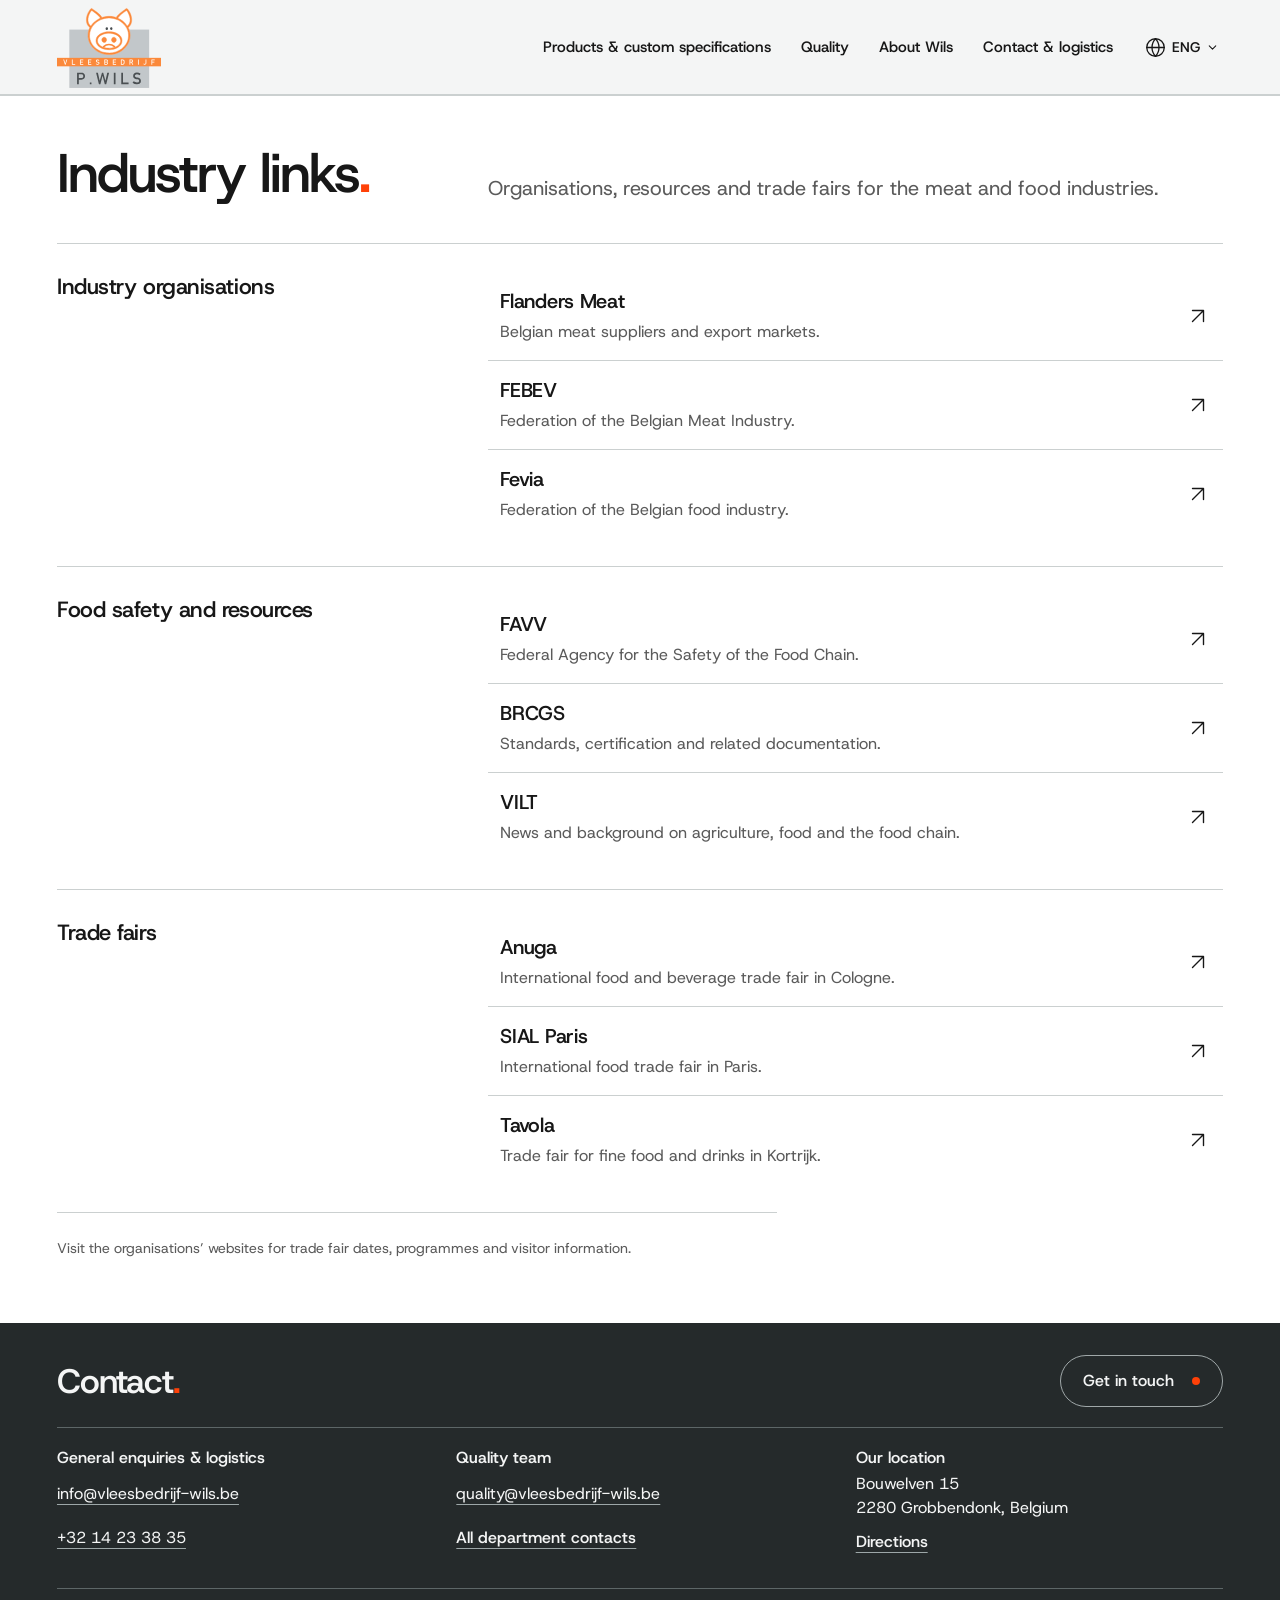
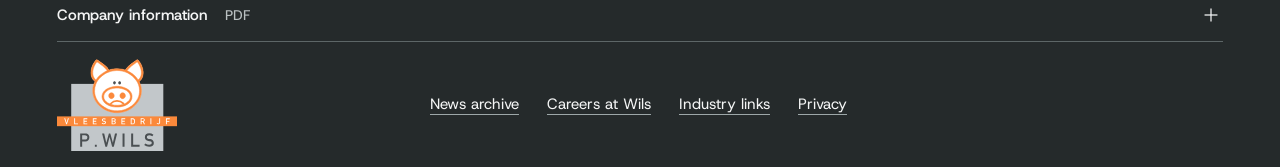
<file: en/sector.html>
<!doctype html><html lang="en" data-wils-page="text"><head><meta charset="utf-8"><meta name="viewport" content="width=device-width,initial-scale=1"><meta name="robots" content="noindex,nofollow"><meta name="color-scheme" content="light"><meta name="description" content="Organisations, resources and trade fairs for the meat and food industries."><title>Industry links · P.WILS</title><link rel="preload" href="../assets/fonts/HostGrotesk.ttf" as="font" type="font/ttf" crossorigin><link rel="stylesheet" href="../home.css?v=anchor-focus-137"><link rel="stylesheet" href="../buttons-footer.css?v=29&amp;r=29-ready"><link rel="stylesheet" href="../navigation.css?v=menu-languages-96-local&amp;r=29-ready"><link rel="stylesheet" href="../site-system.css?v=29&amp;r=29-ready"><link rel="stylesheet" href="../page-headers.css?v=32&amp;r=29-ready"><script src="../site-system.js?v=english-162" defer></script><script src="../page-headers.js?v=scroll-performance-111-local" defer></script><link rel="stylesheet" href="../refinement.css?v=connected-pages-98-local"><script src="../refinement.js?v=fixed-canvas-106-local" defer blocking="render"></script><link rel="stylesheet" href="../site-motion.css?v=media-composition-67-ready"><script src="../site-motion.js?v=scroll-interrupt-119-local" defer blocking="render"></script><link rel="stylesheet" href="../palette-system.css?v=section-palette-91-local"><script src="../page-transitions.js?v=english-162" blocking="render"></script><link rel="stylesheet" href="../page-transitions.css?v=fixed-canvas-106-local"><link rel="stylesheet" href="../news.css?v=news-links-107-ready"><link rel="stylesheet" href="../brand-original.css?v=original-brand-143">
  <link rel="alternate" hreflang="nl" href="../sector.html">
  <link rel="alternate" hreflang="en" href="sector.html">
<link rel="stylesheet" href="../language-switch.css?v=164"><script src="../language-switch.js?v=163" defer></script>
</head><body class="inner-page support-site-page has-compact-opening" data-site-motion-page="58"><div id="top"></div><a class="skip-link" href="#inhoud">Skip to content</a><header class="site-header is-filled"><div class="header-inner wrap">
<a class="brand" href="index.html?v=29#intro" aria-label="P. Wils meat company - home"><img class="brand-dark" src="../assets/wils-logo-original-v143.svg?v=original-brand-143" alt="" width="456" height="352"><img class="brand-light" src="../assets/wils-logo-original-v143.svg?v=original-brand-143" alt="" width="456" height="352"></a>
<nav class="desktop-nav" aria-label="Main navigation"><a class="nav-link" href="producten.html?v=29">Products &amp; custom specifications</a><a class="nav-link" href="kwaliteit.html?v=29">Quality</a><a class="nav-link" href="bedrijf.html?v=29">About Wils</a><a class="nav-link" href="contact.html?v=29">Contact &amp; logistics</a></nav>
<details class="language-switch" data-language-switch><summary class="language-trigger" aria-label="Language selection, English"><svg class="language-globe" viewBox="0 0 24 24" fill="none" stroke="currentColor" stroke-width="1.5" stroke-linecap="round" stroke-linejoin="round" aria-hidden="true"><circle cx="12" cy="12" r="10"/><path d="M12 2a14.5 14.5 0 0 0 0 20 14.5 14.5 0 0 0 0-20M2 12h20"/></svg><span>ENG</span><svg class="language-chevron" viewBox="0 0 16 16" aria-hidden="true"><path d="m4 6 4 4 4-4"/></svg></summary><div class="language-panel"><nav aria-label="Languages"><ul><li><span class="language-choice" lang="en" aria-current="true"><span class="language-dot" aria-hidden="true"></span>English<small aria-hidden="true">ENG</small></span></li><li><a href="../sector.html" data-switch-language="nl" lang="nl" hreflang="nl" aria-describedby="language-switch-status" class="language-choice">Nederlands<svg class="language-arrow" viewBox="0 0 16 16" aria-hidden="true"><path d="M3 8h10m-4-4 4 4-4 4"/></svg></a></li></ul></nav><details class="language-documents"><summary lang="en">Other languages (PDF)<svg class="language-chevron" viewBox="0 0 16 16" aria-hidden="true"><path d="m4 6 4 4 4-4"/></svg></summary><ul><li><a href="../assets/documents/bedrijfsinformatie-de.pdf" target="_blank" rel="noopener" data-language-pdf="de"><span lang="de">Deutsch</span><span class="sr-only">, company information, PDF (opens in a new tab)</span></a></li><li><a href="../assets/documents/bedrijfsinformatie-fr.pdf" target="_blank" rel="noopener" data-language-pdf="fr"><span lang="fr">Français</span><span class="sr-only">, company information, PDF (opens in a new tab)</span></a></li><li><a href="../assets/documents/bedrijfsinformatie-it.pdf" target="_blank" rel="noopener" data-language-pdf="it"><span lang="it">Italiano</span><span class="sr-only">, company information, PDF (opens in a new tab)</span></a></li><li><a href="../assets/documents/bedrijfsinformatie-pl.pdf" target="_blank" rel="noopener" data-language-pdf="pl"><span lang="pl">Polski</span><span class="sr-only">, company information, PDF (opens in a new tab)</span></a></li><li><a href="../assets/documents/bedrijfsinformatie-ro.pdf" target="_blank" rel="noopener" data-language-pdf="ro"><span lang="ro">Română</span><span class="sr-only">, company information, PDF (opens in a new tab)</span></a></li><li><a href="../assets/documents/bedrijfsinformatie-cs.pdf" target="_blank" rel="noopener" data-language-pdf="cs"><span lang="cs">Čeština</span><span class="sr-only">, company information, PDF (opens in a new tab)</span></a></li><li><a href="../assets/documents/bedrijfsinformatie-sk.pdf" target="_blank" rel="noopener" data-language-pdf="sk"><span lang="sk">Slovenčina</span><span class="sr-only">, company information, PDF (opens in a new tab)</span></a></li><li><a href="../assets/documents/bedrijfsinformatie-bg.pdf" target="_blank" rel="noopener" data-language-pdf="bg"><span lang="bg">Български</span><span class="sr-only">, company information, PDF (opens in a new tab)</span></a></li></ul></details></div></details>
<button class="menu-toggle" type="button" aria-label="Open menu" aria-controls="mobile-menu" aria-expanded="false"><span data-menu-label>Menu</span><svg class="menu-glyph" viewBox="0 0 24 24" fill="none" aria-hidden="true"><path d="M4 8h16M4 16h16" stroke="currentColor" stroke-width="1.5"/></svg></button></div>
<nav class="mobile-menu" id="mobile-menu" aria-label="Mobile navigation" hidden><a class="nav-link" href="producten.html?v=29">Products &amp; custom specifications</a><a class="nav-link" href="kwaliteit.html?v=29">Quality</a><a class="nav-link" href="bedrijf.html?v=29">About Wils</a><a class="nav-link" href="contact.html?v=29">Contact &amp; logistics</a><div class="mobile-language" role="group" aria-label="Languages" lang="en">
<div class="mobile-language-row"><span class="mobile-language-icon" aria-hidden="true"><svg class="language-globe" viewBox="0 0 24 24" fill="none" stroke="currentColor" stroke-width="1.5" stroke-linecap="round" stroke-linejoin="round" aria-hidden="true" focusable="false"><circle cx="12" cy="12" r="10"/><path d="M12 2a14.5 14.5 0 0 0 0 20 14.5 14.5 0 0 0 0-20M2 12h20"/></svg></span><div class="mobile-language-options"><span aria-current="true" lang="en" aria-label="English">ENG</span><a href="../sector.html" data-switch-language="nl" lang="nl" hreflang="nl" aria-describedby="language-switch-status" aria-label="Nederlands">NL</a></div></div><details class="language-documents"><summary lang="en">Other languages (PDF)<svg class="language-chevron" viewBox="0 0 16 16" aria-hidden="true"><path d="m4 6 4 4 4-4"/></svg></summary><ul><li><a href="../assets/documents/bedrijfsinformatie-de.pdf" target="_blank" rel="noopener" data-language-pdf="de"><span lang="de">Deutsch</span><span class="sr-only">, company information, PDF (opens in a new tab)</span></a></li><li><a href="../assets/documents/bedrijfsinformatie-fr.pdf" target="_blank" rel="noopener" data-language-pdf="fr"><span lang="fr">Français</span><span class="sr-only">, company information, PDF (opens in a new tab)</span></a></li><li><a href="../assets/documents/bedrijfsinformatie-it.pdf" target="_blank" rel="noopener" data-language-pdf="it"><span lang="it">Italiano</span><span class="sr-only">, company information, PDF (opens in a new tab)</span></a></li><li><a href="../assets/documents/bedrijfsinformatie-pl.pdf" target="_blank" rel="noopener" data-language-pdf="pl"><span lang="pl">Polski</span><span class="sr-only">, company information, PDF (opens in a new tab)</span></a></li><li><a href="../assets/documents/bedrijfsinformatie-ro.pdf" target="_blank" rel="noopener" data-language-pdf="ro"><span lang="ro">Română</span><span class="sr-only">, company information, PDF (opens in a new tab)</span></a></li><li><a href="../assets/documents/bedrijfsinformatie-cs.pdf" target="_blank" rel="noopener" data-language-pdf="cs"><span lang="cs">Čeština</span><span class="sr-only">, company information, PDF (opens in a new tab)</span></a></li><li><a href="../assets/documents/bedrijfsinformatie-sk.pdf" target="_blank" rel="noopener" data-language-pdf="sk"><span lang="sk">Slovenčina</span><span class="sr-only">, company information, PDF (opens in a new tab)</span></a></li><li><a href="../assets/documents/bedrijfsinformatie-bg.pdf" target="_blank" rel="noopener" data-language-pdf="bg"><span lang="bg">Български</span><span class="sr-only">, company information, PDF (opens in a new tab)</span></a></li></ul></details></div></nav></header><p class="language-switch-status" id="language-switch-status" role="status"></p><main id="inhoud" class="support-page support-page--sector" data-support-page="sector"><header class="support-opening page-wrap" data-opening-group><h1 class="page-title" data-site-motion="heading">Industry links<span class="brand-period">.</span></h1><p class="support-lead" data-site-motion="body">Organisations, resources and trade fairs for the meat and food industries.</p></header><div class="page-wrap support-document"><section class="support-section sector-group" id="sectororganisaties" aria-labelledby="sectororganisaties-title"><h2 id="sectororganisaties-title" data-site-motion="heading">Industry organisations</h2><ul class="sector-register"><li><a class="sector-link" href="https://www.flandersmeat.com/en" target="_blank" rel="noopener noreferrer"><span class="sector-link-copy"><strong>Flanders Meat</strong><span>Belgian meat suppliers and export markets.</span></span><svg class="sector-link-arrow" viewBox="0 0 24 24" fill="none" aria-hidden="true" focusable="false"><path d="M6 18 18 6M6 6h12v12" stroke="currentColor" stroke-width="1.5" stroke-linecap="round" stroke-linejoin="round"/></svg><span class="sr-only">Opens in a new tab</span></a></li><li><a class="sector-link" href="https://www.febev.be/" target="_blank" rel="noopener noreferrer"><span class="sector-link-copy"><strong>FEBEV</strong><span>Federation of the Belgian Meat Industry.</span></span><svg class="sector-link-arrow" viewBox="0 0 24 24" fill="none" aria-hidden="true" focusable="false"><path d="M6 18 18 6M6 6h12v12" stroke="currentColor" stroke-width="1.5" stroke-linecap="round" stroke-linejoin="round"/></svg><span class="sr-only">Opens in a new tab</span></a></li><li><a class="sector-link" href="https://www.fevia.be/nl" target="_blank" rel="noopener noreferrer"><span class="sector-link-copy"><strong>Fevia</strong><span>Federation of the Belgian food industry.</span></span><svg class="sector-link-arrow" viewBox="0 0 24 24" fill="none" aria-hidden="true" focusable="false"><path d="M6 18 18 6M6 6h12v12" stroke="currentColor" stroke-width="1.5" stroke-linecap="round" stroke-linejoin="round"/></svg><span class="sr-only">Opens in a new tab</span></a></li></ul></section><section class="support-section sector-group" id="voedselveiligheid-informatie" aria-labelledby="voedselveiligheid-informatie-title"><h2 id="voedselveiligheid-informatie-title" data-site-motion="heading">Food safety and resources</h2><ul class="sector-register"><li><a class="sector-link" href="https://favv-afsca.be/nl" target="_blank" rel="noopener noreferrer"><span class="sector-link-copy"><strong>FAVV</strong><span>Federal Agency for the Safety of the Food Chain.</span></span><svg class="sector-link-arrow" viewBox="0 0 24 24" fill="none" aria-hidden="true" focusable="false"><path d="M6 18 18 6M6 6h12v12" stroke="currentColor" stroke-width="1.5" stroke-linecap="round" stroke-linejoin="round"/></svg><span class="sr-only">Opens in a new tab</span></a></li><li><a class="sector-link" href="https://www.brcgs.com/" target="_blank" rel="noopener noreferrer"><span class="sector-link-copy"><strong>BRCGS</strong><span>Standards, certification and related documentation.</span></span><svg class="sector-link-arrow" viewBox="0 0 24 24" fill="none" aria-hidden="true" focusable="false"><path d="M6 18 18 6M6 6h12v12" stroke="currentColor" stroke-width="1.5" stroke-linecap="round" stroke-linejoin="round"/></svg><span class="sr-only">Opens in a new tab</span></a></li><li><a class="sector-link" href="https://vilt.be/nl" target="_blank" rel="noopener noreferrer"><span class="sector-link-copy"><strong>VILT</strong><span>News and background on agriculture, food and the food chain.</span></span><svg class="sector-link-arrow" viewBox="0 0 24 24" fill="none" aria-hidden="true" focusable="false"><path d="M6 18 18 6M6 6h12v12" stroke="currentColor" stroke-width="1.5" stroke-linecap="round" stroke-linejoin="round"/></svg><span class="sr-only">Opens in a new tab</span></a></li></ul></section><section class="support-section sector-group" id="vakbeurzen" aria-labelledby="vakbeurzen-title"><h2 id="vakbeurzen-title" data-site-motion="heading">Trade fairs</h2><ul class="sector-register"><li><a class="sector-link" href="https://www.anuga.com/" target="_blank" rel="noopener noreferrer"><span class="sector-link-copy"><strong>Anuga</strong><span>International food and beverage trade fair in Cologne.</span></span><svg class="sector-link-arrow" viewBox="0 0 24 24" fill="none" aria-hidden="true" focusable="false"><path d="M6 18 18 6M6 6h12v12" stroke="currentColor" stroke-width="1.5" stroke-linecap="round" stroke-linejoin="round"/></svg><span class="sr-only">Opens in a new tab</span></a></li><li><a class="sector-link" href="https://www.sialparis.com/en" target="_blank" rel="noopener noreferrer"><span class="sector-link-copy"><strong>SIAL Paris</strong><span>International food trade fair in Paris.</span></span><svg class="sector-link-arrow" viewBox="0 0 24 24" fill="none" aria-hidden="true" focusable="false"><path d="M6 18 18 6M6 6h12v12" stroke="currentColor" stroke-width="1.5" stroke-linecap="round" stroke-linejoin="round"/></svg><span class="sr-only">Opens in a new tab</span></a></li><li><a class="sector-link" href="https://www.tavola-xpo.be/nl/" target="_blank" rel="noopener noreferrer"><span class="sector-link-copy"><strong>Tavola</strong><span>Trade fair for fine food and drinks in Kortrijk.</span></span><svg class="sector-link-arrow" viewBox="0 0 24 24" fill="none" aria-hidden="true" focusable="false"><path d="M6 18 18 6M6 6h12v12" stroke="currentColor" stroke-width="1.5" stroke-linecap="round" stroke-linejoin="round"/></svg><span class="sr-only">Opens in a new tab</span></a></li></ul></section><p class="support-note" data-site-motion="body">Visit the organisations’ websites for trade fair dates, programmes and visitor information.</p></div></main><section class="closing-chapter" id="site-contact" data-sheet aria-labelledby="contact-title">
    <div class="chapter-frame">
    <div class="wrap closing-inner">
      <div class="contact-intro"><h2 id="contact-title" data-site-motion="heading">Contact<span class="brand-period">.</span></h2><div data-site-motion="body"><a class="action-primary" href="contact.html?v=29#vraag"><span class="action-label">Get in touch</span><span class="action-dot" aria-hidden="true"></span></a></div></div>
      <div class="contact-register" data-site-motion="sequence"><div><h3>General enquiries &amp; logistics</h3><a href="mailto:info@vleesbedrijf-wils.be">info@vleesbedrijf-wils.be</a><a href="tel:+3214233835">+32 14 23 38 35</a></div><div><h3>Quality team</h3><a href="mailto:quality@vleesbedrijf-wils.be">quality@vleesbedrijf-wils.be</a><a class="text-link" href="contact.html?v=29#contact-afdelingen">All department contacts</a></div><div><h3>Our location</h3><address>Bouwelven 15<br>2280 Grobbendonk, Belgium</address><a class="text-link" href="contact.html?v=29#contact-route">Directions</a></div></div>
      <footer class="site-footer">
        <details class="footer-documents"><summary><span id="footer-documents-title" lang="en">Company information <span class="footer-document-type">PDF</span></span><span class="disclosure-mark"><svg class="" viewBox="0 0 24 24" fill="none" aria-hidden="true" focusable="false"><g stroke="currentColor" stroke-width="1.5" stroke-linecap="square" stroke-linejoin="miter"><path d="M5 12h14"/><path class="plus-stem" d="M12 5v14"/></g></svg></span></summary><nav class="language-pdf-grid" aria-labelledby="footer-documents-title"><a href="../assets/documents/bedrijfsinformatie-de.pdf" target="_blank" rel="noopener" data-language-pdf="de"><span lang="de">Deutsch</span><span class="sr-only">, company information, PDF (opens in a new tab)</span></a><a href="../assets/documents/bedrijfsinformatie-fr.pdf" target="_blank" rel="noopener" data-language-pdf="fr"><span lang="fr">Français</span><span class="sr-only">, company information, PDF (opens in a new tab)</span></a><a href="../assets/documents/bedrijfsinformatie-it.pdf" target="_blank" rel="noopener" data-language-pdf="it"><span lang="it">Italiano</span><span class="sr-only">, company information, PDF (opens in a new tab)</span></a><a href="../assets/documents/bedrijfsinformatie-pl.pdf" target="_blank" rel="noopener" data-language-pdf="pl"><span lang="pl">Polski</span><span class="sr-only">, company information, PDF (opens in a new tab)</span></a><a href="../assets/documents/bedrijfsinformatie-ro.pdf" target="_blank" rel="noopener" data-language-pdf="ro"><span lang="ro">Română</span><span class="sr-only">, company information, PDF (opens in a new tab)</span></a><a href="../assets/documents/bedrijfsinformatie-cs.pdf" target="_blank" rel="noopener" data-language-pdf="cs"><span lang="cs">Čeština</span><span class="sr-only">, company information, PDF (opens in a new tab)</span></a><a href="../assets/documents/bedrijfsinformatie-sk.pdf" target="_blank" rel="noopener" data-language-pdf="sk"><span lang="sk">Slovenčina</span><span class="sr-only">, company information, PDF (opens in a new tab)</span></a><a href="../assets/documents/bedrijfsinformatie-bg.pdf" target="_blank" rel="noopener" data-language-pdf="bg"><span lang="bg">Български</span><span class="sr-only">, company information, PDF (opens in a new tab)</span></a></nav></details>
        <div class="footer-utility"><div class="footer-brand"><a href="index.html?v=29#intro" aria-label="P. Wils meat company - back to top"><img src="../assets/wils-logo-original-v143.svg?v=original-brand-143" alt="" width="456" height="352"></a></div><nav class="footer-nav" aria-label="More about Wils" data-site-motion="body"><a href="bedrijf.html#nieuws">News archive</a><a href="bedrijf.html#werken-bij-wils">Careers at Wils</a><a href="sector.html">Industry links</a><a href="privacy.html">Privacy</a></nav><p class="footer-bottom" data-site-motion="body">© 2026 P. Wils meat company</p></div>
      </footer>
    </div>
    </div>
  </section></body></html>
</file>
<file: home.css>
@font-face{font-family:Host Grotesk;src:url('assets/fonts/HostGrotesk.ttf') format('truetype');font-style:normal;font-weight:100 900;font-display:swap}
:root{--ink:#171717;--canvas:#f0f0f0;--surface:#fff;--aluminium:#e2e2e2;--muted:#5b5b5b;--rule:#d4d4d4;--accent:#ff4108;--action:#c64a00;--action-hover:#b84300;--gutter:clamp(32px,4.45vw,80px);--content:1600px;--header-h:96px;--stage-h:calc(100svh - var(--header-h));--ease-reveal:cubic-bezier(.22,1,.36,1);--ease-ui:cubic-bezier(.2,.7,.2,1)}
*,*::before,*::after{box-sizing:border-box}
html{scroll-padding-top:0;scrollbar-color:var(--ink) var(--canvas);scrollbar-width:thin}
body{margin:0;background:var(--canvas);color:var(--ink);font-family:Host Grotesk,Arial,sans-serif;font-size:18px;line-height:1.5;-webkit-font-smoothing:antialiased;overflow-x:clip}
::selection{background:var(--accent);color:var(--ink)}
a{color:inherit;text-decoration:none;text-underline-offset:5px}
button,input,textarea{font:inherit;color:inherit;caret-color:var(--accent)}
button{cursor:pointer}
img,svg{display:block;max-width:100%}
img{height:auto}
figure,p,h1,h2,h3,h4,dl,dd{margin:0}
h1,h2,h3,h4{font-weight:560;letter-spacing:-.03em;line-height:1.08;text-wrap:balance}
h2{font-size:clamp(38px,4.1vw,60px)}
h3{font-size:26px}
p{max-width:64ch}
[hidden]{display:none!important}
.wrap{width:calc(100% - var(--gutter)*2);max-width:var(--content);margin-inline:auto}
section[id]{scroll-margin-top:var(--header-h)}
details[id],article[id]{scroll-margin-top:calc(var(--header-h) + 24px)}
:focus-visible{outline:2px solid var(--ink);outline-offset:4px}
/* Chapter arrivals keep semantic focus without outlining a whole content block.
   Interactive controls retain the visible keyboard focus defined above. */
body :is(h1,h2,h3,h4,h5,h6,section,article,main)[tabindex="-1"]:focus,
body .history-panel[tabindex]:focus{outline:none}
.sr-only{position:absolute;width:1px;height:1px;padding:0;margin:-1px;overflow:hidden;clip:rect(0,0,0,0);white-space:nowrap;border:0}
.skip-link{position:fixed;left:16px;top:-100px;padding:12px 20px;background:var(--ink);color:white;z-index:200}
.skip-link:focus{top:12px}
.page-top{position:absolute;top:0}
.compatibility-anchor{display:block;height:0;scroll-margin-top:calc(var(--header-h) + 24px)}
.brand-period{color:var(--accent)}
.site-header{height:var(--header-h);position:sticky;top:0;background:var(--canvas);z-index:100;border-bottom:1px solid var(--rule)}
.header-inner{height:100%;display:flex;align-items:center;justify-content:space-between;gap:32px}
.brand{display:block;flex:none;padding-block:5px}
.brand img{width:166px;height:auto}
.desktop-nav{display:flex;align-items:center;gap:clamp(24px,2.7vw,48px);font-size:15px;font-weight:530}
.desktop-nav>a{position:relative;display:flex;align-items:center;min-height:44px}
.desktop-nav>a::after{content:'';height:2px;background:var(--accent);position:absolute;bottom:5px;left:0;right:0;transform:scaleX(0);transform-origin:0 50%;transition:transform 200ms var(--ease-ui)}
.desktop-nav>a:is(:hover,[aria-current])::after{transform:scaleX(1)}
.menu-toggle{border:0;background:none;padding:12px 0 12px 16px;min-height:44px;display:none;align-items:center;gap:14px;font-size:15px}
.menu-glyph{width:23px;height:18px;position:relative;display:block}
.menu-glyph i{position:absolute;width:23px;height:1.5px;background:currentColor;left:0;top:5px;transition:transform 200ms var(--ease-ui)}
.menu-glyph i+i{top:12px}
.menu-toggle[aria-expanded=true] .menu-glyph i:first-child{transform:translateY(3.5px) rotate(45deg)}
.menu-toggle[aria-expanded=true] .menu-glyph i+i{transform:translateY(-3.5px) rotate(-45deg)}
.mobile-menu{position:absolute;top:100%;left:0;right:0;background:var(--canvas);padding:18px var(--gutter) 24px;border-bottom:1px solid var(--rule);display:grid;gap:0}
.mobile-menu a{padding:13px 0;border-bottom:1px solid var(--rule);font-size:22px;letter-spacing:-.02em}
.action-primary{position:relative;display:inline-flex;align-items:center;justify-content:center;min-height:52px;padding:14px 24px;background:var(--action);color:white;font-size:16px;line-height:1.3;font-weight:580;overflow:hidden;isolation:isolate;white-space:nowrap;vertical-align:top}
.action-primary:is(:hover,:focus-visible){background:var(--action-hover);color:white}
.action-primary:active{transform:translateY(1px)}
.ui-enhanced .action-primary{background:var(--action);color:white}
.ui-enhanced .action-primary::before{content:'';position:absolute;inset:0;background:var(--action-hover);transform:scaleX(0);transform-origin:left;transition:transform 220ms var(--ease-ui);z-index:-1}
.action-label{position:relative}
.action-contrast{position:absolute;inset:0;display:flex;align-items:center;justify-content:center;color:white;clip-path:inset(0 100% 0 0);transition:clip-path 220ms var(--ease-ui);pointer-events:none;padding:14px 24px}
.ui-enhanced .action-primary:is(:hover,:focus-visible)::before{transform:scaleX(1)}
.ui-enhanced .action-primary:is(:hover,:focus-visible) .action-contrast{clip-path:inset(0 0 0 0)}
.text-link{position:relative;display:inline-flex;align-items:center;min-height:44px;gap:10px;font-size:16px;font-weight:530;text-decoration:underline;text-decoration-color:#989898;text-decoration-thickness:1px;text-underline-offset:5px;transition:text-decoration-color 180ms var(--ease-ui)}
.text-link:hover{text-decoration-color:var(--accent)}
.text-link svg{width:20px;height:20px;flex:none}
/* One spatial story. Only the media is transformed; real products form the incoming plane. */
.intro-scene{position:relative;height:auto;z-index:0}
.hero-stage{position:relative;height:var(--stage-h);min-height:620px;isolation:isolate;overflow:clip;background:var(--canvas)}
.hero-media{position:absolute;inset:0;clip-path:inset(34% 4.45% 6% 43%);transform-origin:50% 45%;background:var(--aluminium)}
.hero-camera{width:100%;height:100%;overflow:hidden}
.hero-aerial{width:100%;height:100%;object-fit:cover;object-position:50% 52%}
.hero-media-shade{position:absolute;inset:0;background:linear-gradient(90deg,rgba(0,0,0,.62) 0%,rgba(0,0,0,.48) 38%,transparent 80%);opacity:0}
.hero-content{position:relative;height:100%;pointer-events:none}
.hero-title{position:absolute;left:0;top:clamp(36px,6.1svh,64px);font-size:clamp(68px,min(6.7vw,10.7svh),96px);line-height:1.02;letter-spacing:-.035em;z-index:2}
.line-mask{display:block;overflow:clip;padding-bottom:.1em;margin-bottom:-.1em}
.line-mask>span{display:block}
.hero-lead{position:absolute;top:59%;left:0;max-width:29%;pointer-events:auto}
.hero-lead p{font-size:clamp(20px,1.65vw,25px);line-height:1.35;letter-spacing:-.02em;margin-bottom:24px;max-width:22ch}
.hero-context{position:absolute;left:0;top:32%;max-width:560px;opacity:0;visibility:hidden;color:white;font-size:clamp(25px,2.5vw,36px);line-height:1.24;letter-spacing:-.025em}
.hero-frame-line{position:absolute;top:0;right:var(--gutter);height:34%;width:1px;background:var(--rule);z-index:-1}
.scene-enhanced .intro-scene{height:calc(var(--stage-h)*1.7)}
.scene-enhanced .hero-stage{position:sticky;top:var(--header-h);min-height:0}
.scene-enhanced .products-chapter{margin-top:calc(var(--stage-h)*-.5)}
/* Products: one image and a true technical register, no repeated card shell. */
.products-chapter{position:relative;z-index:3;background:var(--canvas);padding:72px 0 64px}
.products-heading{display:grid;grid-template-columns:1fr 1fr;gap:32px;align-items:start;margin-bottom:36px}
.products-heading h2{max-width:13ch}
.products-heading>div,.products-heading>p{max-width:560px;justify-self:start}
.products-heading p{font-size:19px;color:var(--muted);line-height:1.5}
.products-heading .text-link{margin-top:10px}
.group-tabs{display:grid;grid-template-columns:repeat(4,1fr);margin-bottom:28px;border-bottom:1px solid var(--rule);gap:24px}
.group-tab{position:relative;display:flex;align-items:center;min-height:70px;padding:12px 0 18px;font-size:clamp(20px,1.8vw,27px);font-weight:520;letter-spacing:-.025em;color:var(--muted)}
.group-tab::after{content:'';position:absolute;left:0;right:0;bottom:-1px;height:2px;background:var(--accent);transform:scaleX(0);transform-origin:left;transition:transform 220ms var(--ease-ui)}
.group-tab:is(:hover,[aria-selected=true]){color:var(--ink)}
.group-tab[aria-selected=true]{font-weight:610}
.group-tab[aria-selected=true]::after{transform:scaleX(1)}
.product-group+.product-group{margin-top:48px}
.ui-enhanced .product-group+.product-group{margin-top:0}
.product-panel-body{display:grid;grid-template-columns:1fr 1fr;gap:32px;align-items:start}
.product-visual{min-width:0}
.product-image-stage{position:relative;overflow:hidden;aspect-ratio:4/3;background:var(--aluminium)}
.product-image-stage img{width:100%;height:100%;object-fit:cover;object-position:center}
.product-visual figcaption{font-size:14px;color:var(--muted);padding-top:10px;line-height:1.4}
.product-register{min-width:0}
.group-title{font-size:25px;padding-bottom:20px;border-bottom:1px solid var(--rule)}
.ui-enhanced .group-title{display:none}
.product-disclosure{border-bottom:1px solid var(--rule);scroll-margin-top:calc(var(--header-h) + 24px)}
.product-disclosure summary{cursor:pointer;list-style:none;min-height:76px;display:grid;grid-template-columns:minmax(0,1fr) auto 24px;align-items:center;gap:14px;padding:20px 0;font-size:21px;font-weight:520;letter-spacing:-.02em;line-height:1.22}
.product-disclosure summary::-webkit-details-marker{display:none}
.product-code{font-size:14px;color:var(--muted);font-weight:450;letter-spacing:0;font-variant-numeric:tabular-nums;white-space:nowrap}
.disclosure-mark{display:grid;place-items:center;width:24px;height:24px}
.disclosure-mark svg{width:20px;height:20px;transition:transform 200ms var(--ease-ui)}
.plus-stem{transition:opacity 160ms var(--ease-ui)}
.product-disclosure[open] .plus-stem{opacity:0}
.product-disclosure[open] summary{color:var(--ink)}
.product-disclosure summary:hover .product-name{text-decoration:underline;text-decoration-color:var(--accent);text-underline-offset:5px;text-decoration-thickness:1px}
.product-detail{padding:0 0 24px}
.product-description{font-size:16px;color:var(--muted);margin-bottom:20px;max-width:50ch}
.product-specs{font-size:16px;display:grid;gap:12px}
.product-specs>div{display:grid;grid-template-columns:130px minmax(0,1fr);gap:20px}
.product-specs dt{color:var(--muted)}
.product-specs dd{line-height:1.5}
.product-detail-actions{display:flex;flex-wrap:wrap;gap:8px 28px;margin-top:16px}
.product-note{font-size:14px;color:var(--muted);max-width:54ch;margin-top:24px;line-height:1.5}
.bespoke-row{display:grid;grid-template-columns:1fr 1.35fr auto;gap:28px;align-items:center;margin-top:40px;padding-top:28px;border-top:1px solid var(--rule)}
.bespoke-row h3{font-size:28px}
.bespoke-row p{font-size:17px;max-width:48ch;color:var(--muted)}
/* Quality: proof laid out on one shared set of axes. */
.quality-chapter{background:var(--surface);position:relative;padding:64px 0}
.quality-heading{display:grid;grid-template-columns:1fr 1fr;gap:16px 32px;margin-bottom:36px;align-items:start}
.quality-heading h2{grid-row:span 2}
.quality-heading p{font-size:18px;color:var(--muted);max-width:50ch}
.quality-heading .text-link{justify-self:start}
.quality-ledger{border-top:1px solid var(--rule)}
.proof-row{display:grid;grid-template-columns:170px minmax(0,1fr) auto;gap:40px;align-items:center;min-height:150px;padding:24px 0;border-bottom:1px solid var(--rule)}
.proof-logo{display:flex;align-items:center;justify-content:flex-start;height:86px}
.proof-logo img{max-width:145px;max-height:80px;width:auto;height:auto;object-fit:contain}
.proof-copy h3{font-size:24px;line-height:1.15;margin-bottom:8px}
.proof-copy p{font-size:16px;color:var(--muted);max-width:60ch}
.document-link{display:flex;align-items:center;gap:12px;font-size:16px;font-weight:520;min-height:48px;text-decoration:underline;text-underline-offset:5px;text-decoration-color:#989898}
.document-link:hover{text-decoration-color:var(--accent)}
.document-link svg{width:22px;height:22px;flex:none}
.file-type{font-size:13px;color:var(--muted);font-weight:450}
.quality-support{display:flex;justify-content:space-between;gap:24px;padding:16px 0;align-items:center;font-size:16px}
.quality-support p{color:var(--muted)}
.quality-support>.document-link{min-height:44px}
.establishment-row{display:flex;gap:24px;align-items:center;border-top:1px solid var(--rule);padding-top:24px}
.establishment-logo{width:88px;height:65px;object-fit:contain;flex:none}
.establishment-row h3{font-size:16px;letter-spacing:0;line-height:1.4;margin-bottom:4px}
.establishment-row p{font-size:14px;color:var(--muted);max-width:80ch}
/* People: a wide quiet photographic surface, not another repeated card. */
.company-chapter{padding:80px 0 64px;background:var(--canvas)}
.company-editorial{display:grid;grid-template-columns:7fr 5fr;gap:48px;align-items:center}
.company-photo{min-width:0}
.image-reveal{overflow:hidden}
.company-photo img{width:100%;aspect-ratio:1.6;object-fit:cover;object-position:50% 37%}
.company-photo figcaption{font-size:14px;color:var(--muted);padding-top:10px}
.company-copy{padding-bottom:12px}
.company-copy h2{font-size:clamp(38px,3.65vw,54px);max-width:16ch;margin-bottom:24px}
.company-copy>p{font-size:18px;color:var(--muted);max-width:44ch}
.company-copy .production-statement{color:var(--ink);padding-top:20px;font-size:18px}
.production-statement strong{font-weight:580}
.company-copy .text-link{margin-top:16px}
/* Four manually selected chapters; the year is a typographic anchor. */
.history-chapter{padding:24px 0 72px}
.history-heading{display:flex;align-items:baseline;justify-content:space-between;gap:32px;padding-top:32px;border-top:1px solid var(--rule);margin-bottom:32px}
.history-heading h2{font-size:clamp(32px,3vw,44px)}
.history-heading p{font-size:16px;max-width:44ch;color:var(--muted)}
.history-panel{display:grid;grid-template-columns:1.8fr 6.2fr 4fr;gap:32px;align-items:start}
.history-panel+.history-panel{margin-top:40px}
.ui-enhanced .history-panel+.history-panel{margin-top:0}
.history-year{font-size:clamp(62px,7.2vw,104px);line-height:.94;letter-spacing:-.04em;font-weight:620;font-variant-numeric:tabular-nums;padding-top:0}
.history-visual{min-width:0}
.history-image-stage{aspect-ratio:1.85;overflow:hidden;background:var(--aluminium);position:relative}
.history-image-stage img{width:100%;height:100%;object-fit:cover;object-position:50% 30%}
.history-panel:is([data-history-panel="1957"],[data-history-panel="1960"]) .history-image-stage img{object-position:50% 22%}
.history-visual figcaption{font-size:14px;color:var(--muted);margin-top:10px}
.history-copy h3{font-size:27px;margin-bottom:14px;max-width:20ch}
.history-copy p{font-size:17px;max-width:38ch;line-height:1.5;color:var(--muted)}
.history-tabs{display:grid;grid-template-columns:repeat(4,1fr);gap:24px;margin-top:28px;border-top:1px solid var(--rule)}
.history-tab{position:relative;min-height:82px;padding:16px 0;display:flex;gap:16px;align-items:baseline;color:var(--muted)}
.year-label{font-size:25px;line-height:1.2;letter-spacing:-.025em;font-weight:520}
.year-caption{font-size:14px}
.history-tab::before{content:'';position:absolute;top:-1px;left:0;right:0;height:2px;background:var(--accent);transform:scaleX(0);transform-origin:left;transition:transform 180ms var(--ease-ui)}
.history-tab[aria-selected=true]{color:var(--ink)}
.history-tab[aria-selected=true] .year-label{font-weight:650}
.history-tab:is([aria-selected=true],:hover)::before{transform:scaleX(1)}
/* News: editorial density rather than another photograph grid. */
.news-chapter{padding:0 0 72px}
.news-layout{display:grid;grid-template-columns:4fr 8fr;gap:48px;border-top:1px solid var(--rule);padding-top:32px}
.news-heading h2{font-size:36px;margin-bottom:10px}
.news-row{display:grid;grid-template-columns:130px 1fr 24px;gap:20px;align-items:center;min-height:84px;border-bottom:1px solid var(--rule);padding:18px 0}
.news-row:first-child{padding-top:0;min-height:66px}
.news-row time{font-size:14px;color:var(--muted);font-variant-numeric:tabular-nums}
.news-row h3{font-size:22px;line-height:1.25;letter-spacing:-.025em;font-weight:520}
.news-mark svg{width:22px;height:22px;transition:transform 180ms var(--ease-ui)}
.news-row:hover .news-mark svg{transform:translate(2px,-2px)}
.news-row:hover h3{text-decoration:underline;text-decoration-color:var(--accent);text-underline-offset:5px;text-decoration-thickness:1px}
/* One aluminium close, carrying the real mark at architectural scale. */
.closing-chapter{background:var(--aluminium);position:relative;padding-top:64px;overflow:hidden;isolation:isolate}
.closing-pig{position:absolute;width:min(60vw,860px);max-width:none;height:auto;left:-18%;bottom:-9%;color:var(--rule);z-index:-1;pointer-events:none}
.closing-inner{position:relative}
.contact-intro{display:grid;grid-template-columns:1fr 1fr;gap:48px;margin-bottom:48px}
.contact-intro h2{font-size:clamp(46px,5.1vw,74px);max-width:14ch;line-height:1.03}
.contact-intro>div{max-width:440px;justify-self:end;width:100%}
.contact-intro p{font-size:19px;margin-bottom:24px;color:var(--muted)}
.contact-register{display:grid;grid-template-columns:repeat(3,1fr);gap:32px;border-top:1px solid #b8b8b8;padding:24px 0 40px}
.contact-register h3{font-size:17px;font-weight:580;letter-spacing:0;line-height:1.5;margin-bottom:8px}
.contact-register a{display:table;font-size:16px;min-height:34px;padding:5px 0;overflow-wrap:anywhere;text-decoration:underline;text-decoration-color:#a6a6a6;text-underline-offset:4px}
.contact-register a:hover{text-decoration-color:var(--accent)}
.contact-register address{font-style:normal;font-size:16px;margin-bottom:3px}
.site-footer{border-top:1px solid #b8b8b8;padding-top:32px}
.footer-brand img{width:310px;height:auto;max-width:100%}
.footer-nav{display:flex;flex-wrap:wrap;gap:12px 28px;margin:24px 0 16px}
.footer-nav a{font-size:15px;min-height:44px;display:flex;align-items:center;text-decoration:underline;text-decoration-color:transparent;text-underline-offset:5px}
.footer-nav a:hover{text-decoration-color:var(--ink)}
.footer-bottom{display:flex;justify-content:space-between;align-items:center;gap:24px;border-top:1px solid #b8b8b8;min-height:70px;font-size:14px;color:var(--muted);padding:16px 0}
.footer-bottom a{min-height:40px;display:flex;align-items:center;text-decoration:underline;text-underline-offset:5px}
@media(min-width:1800px){.hero-content{max-width:1600px}.hero-media{clip-path:inset(34% max(4.45%,calc((100vw - 1600px)/2)) 6% 43%)}}
@media(max-width:1100px){:root{--header-h:88px;--gutter:32px}.hero-stage{min-height:620px}.hero-title{font-size:clamp(64px,7.6vw,86px);top:48px}.hero-media{clip-path:inset(35% 3.8% 6% 40%)}.hero-lead{max-width:32%;top:60%}.hero-lead p{font-size:21px}.products-heading{gap:28px}.product-panel-body{gap:28px}.product-disclosure summary{font-size:19px;gap:10px}.product-code{font-size:13px}.product-specs>div{grid-template-columns:108px 1fr;gap:16px}.bespoke-row{grid-template-columns:1fr 1.6fr;gap:20px}.bespoke-row .action-primary{grid-column:2;justify-self:start}.proof-row{grid-template-columns:145px 1fr auto;gap:24px}.company-editorial{gap:32px;grid-template-columns:1.3fr 1fr}.company-copy h2{font-size:38px}.company-copy>p{font-size:17px}.company-photo img{aspect-ratio:1.3}.history-panel{grid-template-columns:1.5fr 5.5fr 4fr;gap:24px}.history-year{font-size:70px}.history-copy h3{font-size:24px}.history-copy p{font-size:16px}.year-caption{display:none}.news-layout{gap:32px;grid-template-columns:1fr 2fr}.news-row{grid-template-columns:110px 1fr 20px;gap:16px}.news-row h3{font-size:20px}}
@media(max-width:820px){:root{--header-h:80px;--gutter:28px}.brand img{width:148px}.desktop-nav{display:none}.ui-enhanced .menu-toggle{display:flex}.hero-lead p{font-size:21px;max-width:32ch;margin-bottom:22px}.products-chapter{padding:48px 0}.products-heading{grid-template-columns:1fr 1fr;gap:24px;margin-bottom:24px}.products-heading h2{font-size:40px}.products-heading p{font-size:17px}.group-tab{font-size:20px;min-height:60px}.group-tabs{gap:16px;margin-bottom:24px}.product-panel-body{gap:24px}.product-disclosure summary{grid-template-columns:1fr 20px;min-height:68px;font-size:18px;padding:16px 0;gap:6px}.product-code{grid-column:1;grid-row:2;font-size:14px}.disclosure-mark{grid-column:2;grid-row:1 / span 2}.product-specs>div{grid-template-columns:1fr;gap:3px}.product-specs{gap:12px}.product-detail-actions{gap:0 24px}.quality-chapter{padding:48px 0}.quality-heading{margin-bottom:24px}.quality-heading h2{font-size:40px}.proof-row{grid-template-columns:115px 1fr;gap:12px 24px;padding:22px 0}.proof-logo{grid-row:span 2;height:78px}.proof-logo img{max-width:105px;max-height:72px}.proof-copy h3{font-size:22px}.document-link{grid-column:2;min-height:40px}.company-chapter{padding:56px 0 48px}.company-editorial{grid-template-columns:1.2fr 1fr;gap:28px}.company-copy h2{font-size:32px}.company-photo img{aspect-ratio:.92;object-position:62% 30%}.company-copy>p{font-size:16px}.history-chapter{padding:12px 0 48px}.history-panel{grid-template-columns:1fr 3fr;gap:20px}.history-year{font-size:64px}.history-copy{grid-column:2}.history-image-stage{aspect-ratio:1.8}.history-heading{margin-bottom:24px}.history-heading p{max-width:30ch;font-size:15px}.history-copy h3{font-size:24px;margin-bottom:10px}.history-tabs{gap:20px;margin-top:24px}.history-tab{min-height:64px}.year-label{font-size:23px}.news-chapter{padding-bottom:48px}.news-layout{grid-template-columns:1fr;gap:24px}.news-heading{display:flex;justify-content:space-between;align-items:center;gap:24px}.news-heading h2{font-size:32px;margin:0}.contact-intro{gap:28px}.contact-intro h2{font-size:48px}.contact-intro p{font-size:17px}.contact-register{grid-template-columns:1fr 1fr;gap:24px}.closing-chapter{padding-top:48px}.closing-pig{width:75vw;left:-25%}.contact-register a{min-height:44px}.footer-nav{gap:0 24px}}
@media(max-width:600px){:root{--gutter:22px}body{font-size:17px}h2{font-size:36px}.hero-lead p{font-size:20px;max-width:28ch;margin-bottom:20px}.action-primary{min-height:50px;padding:14px 22px;font-size:15px}.action-contrast{padding:14px 22px}.products-chapter{padding:40px 0 42px}.products-heading{display:block;margin-bottom:20px}.products-heading h2{font-size:38px;margin-bottom:16px}.products-heading p{font-size:17px;max-width:38ch}.products-heading .text-link{margin-top:6px}.group-tabs{grid-template-columns:1fr 1fr;gap:0 20px;margin-bottom:22px;border:0}.group-tab{font-size:20px;min-height:54px;padding:12px 0;border-bottom:1px solid var(--rule)}.group-tab::after{bottom:-1px}.product-panel-body{grid-template-columns:1fr;gap:18px}.product-visual figcaption{font-size:14px;padding-top:8px}.product-disclosure summary{grid-template-columns:minmax(0,1fr) auto 20px;min-height:66px;gap:12px;font-size:19px}.product-code{grid-column:auto;grid-row:auto;font-size:14px}.disclosure-mark{grid-column:auto;grid-row:auto}.product-specs>div{grid-template-columns:115px 1fr;gap:16px;font-size:16px}.product-description{font-size:16px}.product-note{font-size:14px;margin-top:16px}.bespoke-row{grid-template-columns:1fr;margin-top:28px;padding-top:24px;gap:14px}.bespoke-row h3{font-size:28px}.bespoke-row .action-primary{grid-column:1;justify-self:start;margin-top:4px}.quality-chapter{padding:40px 0}.quality-heading{display:block;margin-bottom:24px}.quality-heading h2{font-size:38px;margin-bottom:16px}.quality-heading p{font-size:17px}.quality-heading .text-link{margin-top:6px}.proof-row{grid-template-columns:86px minmax(0,1fr);gap:8px 20px;padding:22px 0}.proof-logo{height:65px;align-self:start;margin-top:3px}.proof-logo img{max-width:82px;max-height:64px}.proof-copy h3{font-size:21px}.proof-copy p{font-size:15px;line-height:1.5}.document-link{font-size:15px;gap:8px}.document-link svg{width:18px}.file-type{font-size:12px}.quality-support{display:block;padding:16px 0}.quality-support p{font-size:15px}.establishment-row{gap:18px;padding-top:20px;align-items:start}.establishment-logo{width:72px;height:54px}.establishment-row p{font-size:13px}.establishment-row h3{font-size:15px}.company-chapter{padding:40px 0 30px}.company-editorial{display:flex;flex-direction:column;gap:24px;align-items:stretch}.company-photo img{aspect-ratio:1.45;object-position:50% 35%}.company-photo figcaption{font-size:13px}.company-copy{padding:0}.company-copy h2{font-size:38px;max-width:17ch;margin-bottom:18px}.company-copy>p{font-size:17px;max-width:42ch}.company-copy .production-statement{padding-top:16px;font-size:17px}.company-copy .text-link{margin-top:12px}.history-chapter{padding:0 0 40px}.history-heading{display:block;padding-top:28px;margin-bottom:24px}.history-heading h2{font-size:34px;margin-bottom:12px}.history-heading p{font-size:16px;max-width:40ch}.history-panel{display:flex;flex-direction:column;gap:16px}.history-year{font-size:68px;line-height:1}.history-visual{width:100%}.history-image-stage{aspect-ratio:1.6}.history-visual figcaption{font-size:13px;margin-top:8px}.history-copy h3{font-size:26px;margin-bottom:10px;max-width:25ch}.history-copy p{font-size:17px;max-width:40ch}.history-tabs{gap:14px;margin-top:22px}.history-tab{min-height:64px;justify-content:start;padding:18px 0}.year-label{font-size:23px}.news-chapter{padding-bottom:40px}.news-layout{gap:18px;padding-top:26px}.news-heading{display:block}.news-heading h2{font-size:32px;margin-bottom:8px}.news-row{grid-template-columns:1fr 20px;gap:8px 16px;padding:18px 0}.news-row:first-child{padding-top:12px}.news-row time{grid-column:1;font-size:13px}.news-row h3{grid-column:1;font-size:21px}.news-mark{grid-row:1 / span 2;grid-column:2}.closing-chapter{padding-top:40px}.contact-intro{grid-template-columns:1fr;gap:22px;margin-bottom:32px}.contact-intro h2{font-size:46px;max-width:13ch}.contact-intro>div{justify-self:start;max-width:40ch}.contact-intro p{font-size:17px;margin-bottom:20px}.contact-register{grid-template-columns:1fr;gap:24px;padding:24px 0}.contact-register h3{margin-bottom:4px}.contact-register a{font-size:16px;min-height:44px;padding:8px 0}.closing-pig{width:150vw;left:-82%;bottom:4%;opacity:.7}.site-footer{padding-top:28px}.footer-brand img{width:250px}.footer-nav{gap:0 24px;margin:20px 0 16px}.footer-nav a{font-size:15px}.footer-bottom{font-size:13px;gap:12px}.text-link{font-size:16px}}
@media(max-width:360px){:root{--gutter:16px}.brand img{width:138px}.hero-lead p{font-size:19px}.group-tab{font-size:19px}.product-disclosure summary{font-size:17px;gap:8px}.product-code{font-size:14px}.product-specs>div{grid-template-columns:100px 1fr;gap:12px}.proof-row{grid-template-columns:70px 1fr;gap:8px 16px}.proof-logo img{max-width:68px}.proof-copy h3{font-size:19px}.contact-intro h2{font-size:42px}}
@media(prefers-reduced-motion:reduce){*,*::before,*::after{animation-duration:.01ms!important;transition-duration:.01ms!important;scroll-behavior:auto!important}.scene-enhanced .intro-scene{height:auto}.scene-enhanced .hero-stage{position:relative;top:auto}.scene-enhanced .products-chapter{margin-top:0}.hero-aerial{transform:none!important;filter:none!important}.hero-context{display:none}.line-mask>span{transform:none!important;opacity:1!important}.image-reveal{clip-path:none!important}}
.group-tab-mark{display:none}
.product-source{display:block;flex-basis:100%;font-size:14px;min-height:36px;color:var(--muted);text-decoration:underline;text-decoration-color:#aaa;text-underline-offset:4px;padding-top:6px}
.product-source:hover{text-decoration-color:var(--accent)}
.history-stage{position:relative}
.ui-enhanced .history-stage{display:grid;--history-layout:grid}
.ui-enhanced .history-panel{grid-area:1/1}
.ui-enhanced .history-panel[hidden]{display:var(--history-layout)!important;visibility:hidden;pointer-events:none}
.history-year{display:block;overflow:clip;padding-bottom:.08em}
.year-ink{display:block}
@keyframes headline-in{from{transform:translateY(110%)}to{transform:translateY(0)}}
.intro-ready .line-mask>span{animation:headline-in 750ms var(--ease-reveal) both}
.intro-ready .line-mask:nth-child(2)>span{animation-delay:80ms}
@media(max-width:820px){html:not(.ui-enhanced) .site-header{height:auto}html:not(.ui-enhanced) .header-inner{flex-wrap:wrap;padding-block:16px;gap:12px}html:not(.ui-enhanced) .desktop-nav{display:flex;flex-wrap:wrap;gap:0 24px;width:100%}}
@media(prefers-reduced-motion:reduce){.intro-ready .line-mask>span{animation:none!important}}

@media(max-width:600px){.ui-enhanced .history-stage{--history-layout:flex}}

/* Year navigation precedes its panel in reading order; desktop places it below. */
.history-chapter>.wrap{display:grid}
.history-heading{grid-row:1}
.history-stage{grid-row:2}
.history-tabs{grid-row:3}
@media(max-width:600px){.history-tabs{grid-row:2;margin-top:0;margin-bottom:20px}.history-stage{grid-row:3}}

/* Motion 6: real opaque chapter surfaces. CSS owns the scroll geometry. */
[data-sheet]{position:relative;padding:0;background:transparent;overflow:visible;isolation:isolate}
.chapter-frame{position:relative;background:var(--canvas);isolation:isolate}
.products-chapter>.chapter-frame{padding:72px 0 64px}
.company-chapter>.chapter-frame{padding:72px 0 64px;background:var(--aluminium)}
.quality-chapter>.chapter-frame{padding:64px 0;background:var(--surface)}
.history-chapter>.chapter-frame{padding:48px 0 56px}
.news-chapter>.chapter-frame{padding:0 0 48px}
.closing-chapter>.chapter-frame{padding-top:64px;background:var(--aluminium);overflow:clip}
.scene-enhanced .intro-scene{height:calc(var(--stage-h)*2.55)}
.scene-enhanced .products-chapter{margin-top:calc(var(--stage-h)*-1)}
.sheets-enabled [data-sheet]{height:calc(var(--sheet-height) + var(--stage-h));margin-top:calc(var(--stage-h)*-1)}
.sheets-enabled [data-sheet]>.chapter-frame{position:sticky;top:var(--sheet-top,var(--header-h))}
.sheets-enabled .history-chapter{height:calc(var(--sheet-height) + var(--history-travel) + var(--stage-h))}
.sheets-enabled .closing-chapter{height:var(--sheet-height)}
/* A quiet darkening belongs to the outgoing plane, never to its text layers. */
.chapter-frame::after{content:'';position:absolute;inset:0;background:var(--ink);opacity:var(--cover-dim,0);pointer-events:none;z-index:5}
.company-editorial{grid-template-columns:7fr 5fr;gap:48px;align-items:start}
.company-photo img{aspect-ratio:1.14;object-position:59% 45%}
.company-copy h2{max-width:14ch;margin-bottom:20px}
.company-copy>p{max-width:43ch}
.company-copy .production-statement{padding-top:18px;font-size:18px}
.production-details{display:grid;grid-template-columns:1fr 1fr;gap:20px;margin-top:24px;max-width:520px}
.production-detail-media{position:relative;overflow:hidden;aspect-ratio:1.6;background:var(--rule)}
.production-detail img{width:100%;height:100%;object-fit:cover}
.production-detail figcaption{font-size:14px;color:var(--muted);margin-top:8px}
.company-copy .text-link{margin-top:14px}
/* Natural chronological stories are the baseline, including no-JS/reduced motion. */
.ui-enhanced .history-stage{display:block}
.ui-enhanced .history-panel{display:grid;grid-area:auto}
.ui-enhanced .history-panel+.history-panel{margin-top:40px;padding-top:32px;border-top:1px solid var(--rule)}
.history-inner{display:grid}
.history-heading{grid-row:1;padding-top:0;border-top:0;margin-bottom:28px;align-items:center}
.history-heading h2{font-size:clamp(34px,3.4vw,48px);max-width:16ch}
.history-tabs{grid-row:2;margin:0 0 28px;gap:24px;position:relative}
.history-stage{grid-row:3}
.history-tab{min-height:66px;padding:16px 0 12px}
.history-tab[aria-current]{color:var(--ink)}
.history-tab[aria-current] .year-label{font-weight:650}
.history-tab[aria-current]::before{transform:scaleX(1)}
.history-scroll .history-stage{display:grid}
.history-scroll .history-panel{grid-area:1/1;grid-template-columns:1.8fr 6.2fr 4fr}
.history-scroll .history-panel+.history-panel{margin:0;padding:0;border:0}
.history-scroll .history-panel[hidden]{display:grid!important;visibility:hidden;pointer-events:none}
.history-scroll .history-tab::before{transform:scaleX(0)}
.history-scroll .history-tab:hover::before{transform:scaleX(1)}
.history-progress{display:none;position:absolute;height:2px;top:-1px;left:0;right:0;background:var(--accent);transform:scaleX(0);transform-origin:left;pointer-events:none}
.history-scroll .history-progress{display:block}
.history-scroll .history-panel{min-width:0}
.history-year{line-height:1}
.history-image-stage{aspect-ratio:1.85}
.news-layout{grid-template-columns:4fr 8fr;gap:48px;padding-top:24px}
.news-heading h2{font-size:30px}
.news-row{min-height:72px;padding:14px 0}
.news-row h3{font-size:20px}
/* Generated from the actual rendered lines, restored after the first entrance. */
.motion-line{display:block;overflow:clip;padding-bottom:.12em;margin-bottom:-.12em}
.motion-line-ink{display:block;will-change:transform}
.media-reveal{position:relative;overflow:hidden}
.media-curtain{position:absolute;inset:0;background:var(--aluminium);transform:translate3d(0,-101%,0);pointer-events:none;z-index:4}
.media-exposure{position:absolute;inset:0;background:var(--ink);z-index:4;pointer-events:none;border-radius:inherit;opacity:0}
.quality-chapter .media-curtain{background:var(--surface)}
@media(max-width:1100px){
 .products-chapter>.chapter-frame,.company-chapter>.chapter-frame{padding:56px 0 48px}
 .quality-chapter>.chapter-frame{padding:48px 0}
 .history-chapter>.chapter-frame{padding:40px 0 48px}
 .company-editorial{gap:32px;grid-template-columns:1.2fr 1fr}
 .company-photo img{aspect-ratio:.95;object-position:60% 40%}
 .production-details{gap:16px;margin-top:20px}
}
@media(max-width:820px){
 .products-chapter>.chapter-frame,.company-chapter>.chapter-frame{padding:48px 0}
 .quality-chapter>.chapter-frame{padding:48px 0}
 .history-chapter>.chapter-frame{padding:40px 0}
 .news-chapter>.chapter-frame{padding:0 0 40px}
 .closing-chapter>.chapter-frame{padding-top:48px}
 .company-editorial{grid-template-columns:1fr 1fr;gap:28px}
 .company-photo img{aspect-ratio:.85}
 .production-details{gap:12px}
 .production-detail-media{aspect-ratio:1.4}
 .history-heading h2{font-size:38px}
 .history-heading{margin-bottom:24px}
 .history-panel,.ui-enhanced .history-panel{grid-template-columns:1fr 3fr;gap:20px}
 .history-tabs{margin-bottom:24px}
 .history-copy{grid-column:2}
 .news-layout{grid-template-columns:1fr;gap:20px}
}
@media(max-width:600px){
 .products-chapter>.chapter-frame{padding:40px 0}
 .company-chapter>.chapter-frame,.quality-chapter>.chapter-frame{padding:40px 0}
 .history-chapter>.chapter-frame{padding:36px 0 40px}
 .closing-chapter>.chapter-frame{padding-top:40px}
 .company-editorial{display:flex;flex-direction:column;gap:26px}
 .company-photo img{aspect-ratio:1.45;object-position:50% 36%}
 .company-copy h2{font-size:38px;max-width:15ch;margin-bottom:16px}
 .company-copy .production-statement{font-size:17px}
 .production-details{gap:16px;margin-top:22px}
 .production-detail-media{aspect-ratio:1.6}
 .production-detail figcaption{font-size:13px}
 .history-heading h2{font-size:36px;max-width:17ch}
 .history-heading{margin-bottom:20px}
 .history-tabs{margin:0 0 24px;gap:14px}
 .history-tab{min-height:60px;padding:16px 0}
 .history-panel,.ui-enhanced .history-panel{display:flex;flex-direction:column;gap:16px}
 .ui-enhanced .history-panel+.history-panel{margin-top:30px;padding-top:28px}
 .history-year{font-size:62px}
 .history-copy{grid-column:auto}
 .history-image-stage{aspect-ratio:1.6}
 .news-heading h2{font-size:30px}
 .news-layout{padding-top:24px}
 .news-row{min-height:76px}
}
@media(prefers-reduced-motion:reduce){
 .chapter-frame{position:relative!important;top:auto!important}
 [data-sheet]{height:auto!important;margin-top:0!important}
 .chapter-frame::after{opacity:0!important}
 .media-curtain,.media-exposure{display:none!important}
 .motion-line-ink{will-change:auto}
}
.scene-enhanced .hero-camera{height:calc(100% + 24px)}

/* Intro 18. A diagonal composition on one continuous full-colour media plane. */
:root{--brand-width:180px}
.site-header{position:absolute;inset:0 0 auto;height:var(--header-h);background:transparent;border:0;color:white;isolation:isolate;transition:color 180ms var(--ease-ui)}
.ui-enhanced .site-header{position:fixed}
.site-header::before,.site-header::after{content:'';position:absolute;pointer-events:none;inset:0;z-index:-1;transition:opacity 180ms var(--ease-ui)}
.site-header::before{background:var(--canvas);opacity:0;border-bottom:1px solid var(--rule)}
.site-header::after{bottom:auto;height:180px;background:linear-gradient(180deg,rgba(0,0,0,.76),rgba(0,0,0,.34) 48%,transparent);opacity:1}
.site-header:is(.is-filled,.menu-open){color:var(--ink)}
.site-header:is(.is-filled,.menu-open)::before{opacity:1}
.site-header:is(.is-filled,.menu-open)::after{opacity:0}
.header-inner{gap:28px}
.brand{position:relative;width:var(--brand-width);padding:0;aspect-ratio:320/88}
.brand img{position:absolute;inset:0;width:100%;height:100%;object-fit:contain;transition:opacity 180ms var(--ease-ui)}
.brand-dark{opacity:0}.brand-light{opacity:1}
.site-header:is(.is-filled,.menu-open) .brand-dark{opacity:1}
.site-header:is(.is-filled,.menu-open) .brand-light{opacity:0}
.desktop-nav{margin-left:auto;gap:clamp(24px,2.35vw,38px);font-size:15px}
.desktop-nav>a:is(:hover,:focus-visible,[aria-current])::after{transform:scaleX(1)}
.language-return{display:none;flex:none;align-items:center;justify-content:center;width:44px;min-height:44px;padding:0;background:none;border:0;color:inherit}
.ui-enhanced .language-return{display:inline-flex}
.language-globe{width:22px;height:22px;flex:none}
.language-return:hover{color:var(--accent)}
.site-header:not(.is-filled):not(.menu-open) :focus-visible{outline-color:white}
.mobile-menu{color:var(--ink)}
.intro-scene{height:auto;min-height:0}
.hero-stage,.scene-enhanced .hero-stage{height:100svh;min-height:640px;top:0;background:var(--ink)}
.hero-media{inset:0;clip-path:none;z-index:1;transform:none;background:var(--ink)}
.hero-camera,.scene-enhanced .hero-camera{height:100%;width:100%;position:relative;transform:none}
.hero-aerial,.hero-film{position:absolute;inset:0;width:100%;height:100%;object-fit:cover;object-position:50% 50%}
.hero-aerial{animation:none;transform:none}
.hero-film{opacity:0;pointer-events:none}
.has-film .hero-film{opacity:1}.has-film .hero-aerial{opacity:0}
.media-paused .hero-aerial{animation-play-state:paused}
.hero-media-shade,.hero-reading-shade,.hero-entry-shade{position:absolute;inset:0;pointer-events:none}
.hero-media-shade{background:rgba(0,0,0,.12);opacity:1}
.hero-reading-shade{background:linear-gradient(90deg,rgba(0,0,0,.70),rgba(0,0,0,.58) 38%,transparent 72%),radial-gradient(ellipse 78% 75% at 100% 100%,rgba(0,0,0,.84),rgba(0,0,0,.76) 55%,transparent),linear-gradient(0deg,rgba(0,0,0,.60),transparent 24%);opacity:1;transition:opacity .72s var(--ease-reveal)}
.hero-entry-shade{background:linear-gradient(180deg,rgba(0,0,0,.72) 0%,rgba(0,0,0,.42) 38%,rgba(0,0,0,.52) 58%,rgba(0,0,0,.82) 100%);opacity:0;transition:opacity .75s var(--ease-reveal)}
/* Intro and home share a content edge; mobile keeps its own safe spacing. */
.hero-stage{--intro-edge-space:clamp(40px,7svh,72px)}
.hero-content{z-index:3;display:grid;grid-template-columns:repeat(12,minmax(0,1fr));grid-template-rows:minmax(0,1fr);column-gap:24px;height:100%;padding-top:calc(var(--header-h) + 48px);padding-bottom:calc(var(--intro-edge-space) + env(safe-area-inset-bottom));color:white}
.hero-title{position:relative;left:auto;top:auto;grid-column:1/8;grid-row:1;align-self:end;max-width:100%;font-size:clamp(48px,4.3vw,68px);font-weight:560;line-height:1.04;letter-spacing:-.035em;text-wrap:balance;white-space:normal}
.hero-title:focus{outline:none}
.hero-lead{position:relative;top:auto;left:auto;grid-column:9/-1;grid-row:1;align-self:end;justify-self:end;min-width:0;width:100%;max-width:38ch}
.hero-lead p{font-size:clamp(18px,1.45vw,21px);line-height:1.45;max-width:34ch;margin-bottom:24px;letter-spacing:-.012em}
.hero-content :focus-visible{outline-color:white}
/* One action row; the smaller scroll control shares the CTA centre line. */
.hero-action{display:flex;align-items:center;gap:16px}
@media(min-width:821px){.hero-action{justify-content:space-between}}
.hero-action>.action-primary{flex:0 1 auto;min-width:0}
.hero-scroll{position:relative;inset:auto;display:inline-flex;align-items:center;justify-content:center;flex:none;width:44px;height:44px;color:white;pointer-events:auto;opacity:calc(1 - var(--cue-progress,0));transform:translate3d(0,calc(var(--cue-progress,0)*6px),0);visibility:visible;transition:opacity 200ms linear,transform 200ms var(--ease-ui),visibility 0s}
.hero-scroll-circle{display:grid;place-items:center;flex:none;width:44px;height:44px;border:1px solid rgba(255,255,255,.72);border-radius:50%;color:white;background:transparent;transition:background 180ms var(--ease-ui),color 180ms var(--ease-ui),border-color 180ms var(--ease-ui)}
.hero-scroll-chevron{width:20px;height:20px;flex:none;transform:translate3d(0,0,0)}
.hero-scroll:is(:hover,:focus-visible) .hero-scroll-circle{background:white;border-color:white;color:var(--ink)}
.hero-scroll:focus-visible{outline:2px solid white;outline-offset:5px;border-radius:50%}
.hero-scroll.is-scrolled{opacity:0;visibility:hidden;pointer-events:none;transition:opacity 200ms linear,transform 200ms var(--ease-ui),visibility 0s 200ms}
.entry-gate{position:absolute;inset:0;z-index:8;color:white;overflow-y:auto;overscroll-behavior:contain;scrollbar-color:white transparent;scrollbar-width:thin}
.entry-layout{min-height:100%;display:flex;flex-direction:column}
.entry-brand-line{height:var(--header-h);flex:none;display:flex;align-items:center}
.entry-brand{width:var(--brand-width);height:auto}
.entry-choice-panel{margin-top:auto;padding-top:64px;padding-bottom:var(--intro-edge-space);max-width:680px}
.entry-languages{display:flex;align-items:center;gap:48px}
.entry-languages a{position:relative;display:block;font-size:clamp(48px,4.6vw,68px);line-height:1.2;font-weight:500;letter-spacing:-.035em;padding:8px 0 12px;color:white}
.language-line{display:block;height:2px;background:rgba(255,255,255,.45);position:absolute;bottom:0;left:0;right:0;overflow:hidden}
.language-line::after{content:'';position:absolute;inset:0;background:var(--accent);transform:scaleX(0);transform-origin:left;transition:transform .28s var(--ease-reveal)}
.entry-languages a:is(:hover,:focus-visible) .language-line::after{transform:scaleX(1)}
.entry-gate :focus-visible{outline-color:white;outline-offset:6px}
.entry-documents{margin-top:30px;padding-top:20px;border-top:1px solid rgba(255,255,255,.28)}
.entry-documents>p{font-size:15px;line-height:1.5;font-weight:530;margin-bottom:8px;color:white}
.language-pdf-grid{display:grid;grid-template-columns:repeat(4,minmax(0,1fr));column-gap:30px}
.language-pdf-grid a{display:flex;align-items:center;min-height:44px;font-size:16px;line-height:1.4;font-weight:450;text-decoration:underline;text-decoration-thickness:1px;text-decoration-color:transparent;text-underline-offset:5px;transition:text-decoration-color 180ms var(--ease-ui)}
.language-pdf-grid a:is(:hover,:focus-visible){text-decoration-color:var(--accent)}
.entry-pending{overflow:hidden}
.entry-pending body{overflow:hidden}
.entry-pending .site-header{opacity:0;visibility:hidden;pointer-events:none}
.entry-pending .intro-scene,.entry-pending.scene-enhanced .intro-scene{height:100svh;min-height:0}
.entry-pending .hero-stage,.entry-pending.scene-enhanced .hero-stage{height:100svh;min-height:0}
.entry-pending.scene-enhanced .products-chapter{margin-top:0}
.entry-pending .hero-content{opacity:0;visibility:hidden;pointer-events:none}
.entry-pending .hero-reading-shade{opacity:0}
.entry-pending .hero-entry-shade{opacity:1}
.entry-entering .hero-reading-shade{opacity:1}
.entry-entering .hero-entry-shade{opacity:0}
.entry-entering .hero-stage{position:relative}
.scene-enhanced .intro-scene{height:calc(200svh - var(--header-h));min-height:0}
.scene-enhanced .hero-stage{position:sticky;top:0;min-height:0}
.scene-enhanced .products-chapter{margin-top:calc(var(--stage-h)*-1)}
.company-chapter,.quality-chapter{padding:0;margin-top:0;position:relative;z-index:3}
.company-chapter>.chapter-frame,.quality-chapter>.chapter-frame{position:relative;top:auto}
.chapter-frame::after{display:none}
.history-scroll .history-chapter{height:calc(var(--sheet-height) + var(--history-travel));margin-top:0}
.history-scroll .history-chapter>.chapter-frame{position:sticky;top:var(--sheet-top)}
.footer-documents{margin:16px 0 24px;padding-top:20px;border-top:1px solid #b8b8b8;max-width:760px}
.footer-documents>p{font-size:15px;font-weight:530;line-height:1.5;margin-bottom:8px}
.footer-documents .language-pdf-grid a{color:var(--ink);text-decoration-color:var(--muted)}
.footer-documents .language-pdf-grid a:is(:hover,:focus-visible){text-decoration-color:var(--accent)}
@media(max-width:1100px){
 :root{--brand-width:164px}
 .desktop-nav{gap:22px;font-size:14px}.header-inner{gap:22px}
 .hero-title{font-size:clamp(44px,4.6vw,52px)}
 .hero-lead{grid-column:8/-1}
 .hero-lead p{font-size:18px}
}
@media(max-width:820px){
 :root{--brand-width:148px}
 .header-inner{gap:20px}.language-return{margin-left:auto}.menu-toggle{padding-left:0}
 .hero-stage,.scene-enhanced .hero-stage{height:100svh;min-height:600px}
 .hero-content{--intro-edge-space:32px;display:flex;flex-direction:column;justify-content:flex-end;align-items:flex-start;height:100%;padding-top:calc(var(--header-h) + 56px);gap:24px}
 .hero-title{align-self:auto;max-width:100%;font-size:clamp(40px,6.8vw,58px)}
 .hero-lead{align-self:auto;width:100%;max-width:38ch}.hero-lead p{max-width:34ch;font-size:18px;margin-bottom:24px}
 .hero-aerial,.hero-film{object-position:58% 50%}
 .hero-reading-shade{background:linear-gradient(0deg,rgba(0,0,0,.88) 0%,rgba(0,0,0,.76) 46%,rgba(0,0,0,.16) 86%),linear-gradient(90deg,rgba(0,0,0,.18),transparent 70%)}
 .entry-languages{gap:40px}.entry-languages a{font-size:52px}
 .entry-choice-panel{padding-bottom:88px;max-width:600px}
}
@media(max-width:600px){
 .hero-stage,.scene-enhanced .hero-stage{min-height:560px}
 .hero-title{font-size:clamp(35px,9.3vw,50px);line-height:1.06}
 .hero-content{gap:22px}
 .hero-lead p{font-size:17px;line-height:1.5;max-width:32ch;margin-bottom:24px}
 .language-pdf-grid{grid-template-columns:repeat(2,minmax(0,1fr));column-gap:24px}
 .entry-choice-panel{padding-top:56px}
 .entry-documents{margin-top:24px;padding-top:18px}
 .entry-languages a{font-size:48px}
 .footer-documents{margin-bottom:20px}
}
@media(max-width:360px){
 :root{--brand-width:132px;--header-h:76px}
 .header-inner{gap:14px}.menu-toggle{font-size:13px;gap:8px}
 .hero-title{font-size:34px}.hero-lead p{font-size:16px}
 .hero-lead .action-primary{font-size:15px;padding-inline:22px}.hero-lead .action-contrast{padding-inline:22px}
}
@media(min-width:821px) and (max-height:719px){
 .hero-stage{min-height:440px}
 .hero-content{padding-top:calc(var(--header-h) + 36px)}
 .hero-title{font-size:clamp(42px,4.1vw,58px)}
 .hero-lead p{font-size:18px;margin-bottom:22px}
}
@media(max-height:520px){
 .hero-stage{height:auto;min-height:520px}
 .hero-content{min-height:520px}
 .hero-title{font-size:clamp(34px,4.2vw,48px)}
 .hero-lead p{font-size:16px;line-height:1.4;margin-bottom:20px;max-width:44ch}
 .entry-pending .hero-stage{height:100svh;min-height:0}
 .entry-pending .hero-content{min-height:0}
 .entry-choice-panel{padding-top:32px;padding-bottom:72px}
}
@media(prefers-reduced-motion:reduce){
 .hero-aerial{animation:none;transform:none}
 .hero-media-shade,.hero-reading-shade,.hero-entry-shade,.site-header,.site-header::before,.site-header::after,.brand img,.hero-scroll,.hero-scroll-circle{transition:none}
 .hero-scroll,.hero-scroll.is-scrolled{transform:none;transition:none}
 .intro-scene{height:auto;min-height:0}
 .entry-pending .intro-scene,.entry-pending .hero-stage{height:100svh;min-height:0}
}
</file>
<file: product-register.css>
/* Register 19. Product data leads; a compact, identified photograph supports it. */
:root{--section-title:clamp(34px,3.1vw,44px);--register-title:20px;--register-meta:14px;--register-row:64px;--detail-gap:24px;--state-line:2px;--product-columns:minmax(220px,min(32%,384px)) minmax(0,1fr)}
.products-chapter>.chapter-frame{padding:56px 0}
.products-heading{grid-template-columns:var(--product-columns);gap:32px;margin-bottom:16px;align-items:start}
.products-heading h2{font-size:var(--section-title);line-height:1.12;letter-spacing:-.03em;max-width:none;font-weight:560}
.products-heading>div{max-width:54ch}
.products-heading p{font-size:18px;line-height:1.45;letter-spacing:-.01em;max-width:52ch}
.products-heading .text-link{margin-top:2px}
.group-tabs{display:flex;align-items:stretch;flex-wrap:wrap;gap:0 36px;margin-bottom:24px;border-bottom:1px solid var(--rule)}
.group-tab{display:inline-flex;flex:none;align-items:center;min-height:54px;padding:0;border:0;font-size:19px;line-height:1.25;letter-spacing:-.02em;font-weight:520;color:var(--muted)}
.group-tab::after{display:none}
.group-tab>span:first-child{position:relative;display:block;padding:15px 0}
.group-tab>span:first-child::after{content:'';position:absolute;left:0;right:0;bottom:-1px;height:var(--state-line);background:var(--accent);transform:scaleX(0);transform-origin:left;transition:transform 200ms var(--ease-ui)}
.group-tab[aria-selected=true]{font-weight:520;color:var(--ink)}
.group-tab[aria-selected=true]>span:first-child::after{transform:scaleX(1)}
.group-tab:is(:hover,:focus-visible){color:var(--ink)}
.group-tab-mark{display:none}
.product-panel-body{grid-template-columns:var(--product-columns);gap:32px;align-items:start}
.product-image-stage{aspect-ratio:4/3}
.product-visual figcaption{display:flex;align-items:flex-start;justify-content:space-between;flex-wrap:wrap;gap:0 16px;padding-top:4px;font-size:15px;line-height:1.4;color:var(--ink)}
.product-caption-copy{flex:1 1 160px;min-width:0;padding-top:12px}
.product-caption-prefix{color:var(--muted)}
.product-caption-copy strong{font-weight:560}
.product-caption-link{display:inline-flex;align-items:center;min-height:44px;font-size:15px;font-weight:520;text-decoration:underline;text-decoration-color:var(--muted);text-decoration-thickness:1px;text-underline-offset:5px;transition:text-decoration-color 180ms var(--ease-ui)}
.product-caption-link:is(:hover,:focus-visible){text-decoration-color:var(--accent)}
.product-register{border-top:1px solid var(--rule)}
.group-title{font-size:22px;padding-bottom:16px}
.product-disclosure summary{grid-template-columns:minmax(0,1fr) max-content 24px;min-height:var(--register-row);gap:16px;padding:16px 0;font-size:var(--register-title);line-height:1.3;font-weight:520;letter-spacing:-.02em}
.product-code{font-size:var(--register-meta);font-weight:450;line-height:1.4;font-variant-numeric:tabular-nums}
.product-disclosure summary:hover .product-name{text-decoration:none}
.disclosure-mark{width:24px;height:24px;color:var(--ink);transition:color 180ms var(--ease-ui)}
.disclosure-mark svg{width:20px;height:20px}
.product-disclosure:is([open],:hover,:focus-within) .disclosure-mark{color:var(--accent)}
.product-detail{padding:0 0 20px}
.product-description{font-size:16px;line-height:1.5;max-width:56ch;margin:0 0 16px}
.product-specs{gap:8px;font-size:16px;line-height:1.5}
.product-specs>div{grid-template-columns:128px minmax(0,1fr);gap:16px}
.product-detail-actions{gap:0 24px;margin-top:12px}
.product-note{font-size:14px;line-height:1.5;margin-top:18px;max-width:62ch}
.bespoke-row{margin-top:28px;padding-top:24px;gap:24px}
.bespoke-row h3{font-size:22px;line-height:1.2;font-weight:550;letter-spacing:-.025em}
.bespoke-row p{font-size:16px;line-height:1.5;max-width:48ch}
/* Shared detail grammar: rules structure, orange identifies an action or state. */
.text-link,.document-link,.product-source,.contact-register a,.footer-bottom a{font-weight:520;text-decoration-thickness:1px;text-decoration-color:var(--muted);text-underline-offset:5px;transition:text-decoration-color 180ms var(--ease-ui)}
.text-link:is(:hover,:focus-visible),.document-link:is(:hover,:focus-visible),.product-source:is(:hover,:focus-visible),.contact-register a:is(:hover,:focus-visible),.footer-bottom a:is(:hover,:focus-visible){text-decoration-color:var(--accent)}
.product-source{font-size:14px;min-height:36px}
.text-link svg,.document-link svg{width:20px;height:20px;flex:none}
:focus-visible{outline:2px solid var(--ink);outline-offset:4px}
/* Keep fractional anchor positions tucked beneath the opaque fixed header. */
main>section[id]{scroll-margin-top:calc(var(--header-h) - 1px)}
@media(max-width:1100px){
 .products-chapter>.chapter-frame{padding:48px 0}
 .products-heading,.product-panel-body{gap:28px}
 .products-heading p{font-size:17px}
 .group-tabs{gap:0 30px}
 .product-disclosure summary{font-size:19px;gap:12px}
}
@media(max-width:820px){
 .products-heading,.product-panel-body{gap:24px}
 .products-heading h2{font-size:36px}
 .group-tabs{gap:0 28px}
 .group-tab{font-size:18px;min-height:52px}
 .group-tab>span:first-child{padding:14px 0}
 .product-disclosure summary{grid-template-columns:minmax(0,1fr) max-content 20px;gap:10px}
 .product-code{grid-column:auto;grid-row:auto}
 .disclosure-mark{grid-column:auto;grid-row:auto;width:20px}
 .product-specs>div{grid-template-columns:1fr;gap:2px}
 .product-specs{gap:10px}
}
@media(max-width:600px){
 :root{--product-columns:minmax(0,1fr)}
 .products-chapter>.chapter-frame{padding:40px 0}
 .products-heading{display:block;margin-bottom:12px}
 .products-heading h2{font-size:34px;line-height:1.12;margin-bottom:12px}
 .products-heading p{font-size:17px;line-height:1.5;max-width:40ch}
 .products-heading .text-link{margin-top:0}
 .group-tabs{display:grid;grid-template-columns:repeat(2,minmax(0,1fr));gap:0 22px;border:0;margin-bottom:20px}
 .group-tab{min-height:52px;font-size:18px;border-bottom:1px solid var(--rule)}
 .group-tab>span:first-child{padding:14px 0}
 .product-panel-body{grid-template-columns:minmax(0,1fr);gap:16px}
 .product-disclosure summary{min-height:64px;font-size:19px;gap:10px}
 .product-specs>div{grid-template-columns:112px minmax(0,1fr);gap:12px}
 .product-specs{gap:8px}
 .product-note{margin-top:16px}
 .bespoke-row{gap:12px;margin-top:24px;padding-top:20px}
 .bespoke-row h3{font-size:22px}
 .bespoke-row p{font-size:16px}
 .bespoke-row .action-primary{margin-top:4px}
}
@media(max-width:360px){
 .products-heading h2{font-size:32px}
 .group-tab{font-size:17px}
 .group-tabs{gap:0 16px}
 .product-disclosure summary{font-size:17px;gap:8px}
 .product-specs>div{grid-template-columns:100px minmax(0,1fr);gap:12px}
}
/* Carry the accepted hierarchy across home, keeping each chapter's composition. */
.company-copy h2,.quality-heading h2,.history-heading h2,.contact-intro h2{font-size:var(--section-title);font-weight:560;line-height:1.12;letter-spacing:-.03em}
.proof-copy h3{font-size:22px;line-height:1.2}
.company-chapter>.chapter-frame,.quality-chapter>.chapter-frame{padding:56px 0}
.closing-chapter>.chapter-frame{padding-top:56px}
@media(max-width:820px){
 .company-chapter>.chapter-frame,.quality-chapter>.chapter-frame{padding:48px 0}
 .closing-chapter>.chapter-frame{padding-top:48px}
}
@media(max-width:600px){
 .company-copy h2,.quality-heading h2,.history-heading h2,.contact-intro h2{font-size:34px}
 .company-chapter>.chapter-frame,.quality-chapter>.chapter-frame{padding:40px 0}
 .closing-chapter>.chapter-frame{padding-top:40px}
 .proof-copy h3{font-size:20px}
}
@media(max-width:360px){.company-copy h2,.quality-heading h2,.history-heading h2,.contact-intro h2{font-size:32px}}
</file>
<file: company-editorial.css>
/* Production 12: one low aluminium band, a human image that joins the surface. */
.company-chapter>.chapter-frame{padding:0;isolation:isolate;overflow:hidden;background:var(--aluminium)}
.company-editorial{
 display:grid;
 grid-template-columns:minmax(0,5fr) minmax(0,7fr);
 grid-template-rows:minmax(0,1fr) auto auto minmax(0,1fr);
 grid-template-areas:". ." "copy ." "evidence ." ". .";
 min-height:clamp(420px,31vw,460px);
 padding-block:48px;
 gap:0 32px;
 align-items:start;
}
.company-copy{grid-area:copy;position:relative;z-index:1;min-width:0;padding:0}
.company-copy h2{max-width:none;margin:0 0 20px;font-size:var(--section-title);line-height:1.12}
.company-copy>p{max-width:43ch;font-size:18px;line-height:1.5;color:var(--muted)}
.company-photo{
 position:absolute;z-index:0;inset:0 0 0 auto;
 width:58%;height:100%;min-width:0;aspect-ratio:auto;
 overflow:hidden;background:var(--aluminium);
 -webkit-mask-image:linear-gradient(to right,transparent,#000 28%);
 mask-image:linear-gradient(to right,transparent,#000 28%);
}
.company-photo img{display:block;width:100%;height:100%;aspect-ratio:auto;max-width:none;object-fit:cover;object-position:50% 38%;transform:none}
.company-evidence{grid-area:evidence;position:relative;z-index:1;min-width:0;max-width:43ch;margin-top:24px;border-top:1px solid var(--rule);padding-top:20px}
.company-evidence .production-statement{max-width:none;padding:0;font-size:18px;line-height:1.5;color:var(--ink)}
.production-statement strong{font-weight:580}
.company-evidence .text-link{margin-top:8px}
@media(max-width:1100px){
 .company-editorial{grid-template-columns:minmax(0,1fr) minmax(0,1fr);gap:0 28px}
 .company-copy>p,.company-evidence .production-statement{font-size:17px}
 .company-photo{width:54%}
}
@media(max-width:1000px){
 .company-chapter>.chapter-frame{padding:48px 0}
 .company-editorial{display:grid;min-height:0;padding-block:0;grid-template-columns:minmax(0,1fr);grid-template-rows:auto;grid-template-areas:"copy" "photo" "evidence";gap:24px;align-items:start}
 .company-copy h2{margin-bottom:16px}
 .company-copy>p{max-width:60ch}
 .company-photo{position:relative;inset:auto;grid-area:photo;z-index:auto;width:100%;height:auto;aspect-ratio:3/2;max-height:340px;-webkit-mask-image:none;mask-image:none}
 .company-photo img{object-position:50% 25%}
 .company-evidence{max-width:none;margin-top:0;padding-top:20px}
 .company-evidence .production-statement{max-width:58ch}
}
@media(max-width:600px){
 .company-chapter>.chapter-frame{padding:40px 0}
 .company-copy h2{font-size:34px}
 .company-copy>p{max-width:43ch}
 .company-evidence{padding-top:16px}
}
@media(max-width:360px){.company-copy h2{font-size:32px}}
</file>
<file: history-editorial.css>
/* History 13: larger 4:3 archive frames, viewport-balanced with native exit. */
.history-chapter>.chapter-frame{padding:48px 0 56px}
.history-heading{display:flex;align-items:flex-start;justify-content:space-between;gap:32px;margin-bottom:16px}
.history-heading h2{flex:1;max-width:none;font-size:var(--section-title);line-height:1.12;margin:0}
.history-heading>.text-link{flex:none;margin:0}
.history-tabs{grid-template-columns:repeat(var(--history-stations,4),minmax(0,1fr));gap:24px;margin:0 0 24px}
.history-tab{min-height:54px;padding:12px 0 14px;align-items:center}
/* Stations share the existing rail; its count follows the native year links. */
.history-tab::after{content:'';position:absolute;top:-7px;left:0;width:12px;height:12px;border:2px solid var(--muted);border-radius:50%;background:var(--canvas);z-index:2;pointer-events:none;transition:background-color 180ms var(--ease-ui),border-color 180ms var(--ease-ui)}
.history-tab:is([aria-current],[aria-selected="true"],:hover,:focus-visible)::after{border-color:var(--accent);background:var(--accent)}
.year-label{font-size:20px;line-height:1.3;font-weight:520}
.year-caption{display:none}
.history-panel,.ui-enhanced .history-panel{display:block;grid-area:auto;min-width:0}
.history-story{position:relative;display:grid;grid-template-columns:minmax(0,1fr) minmax(0,1fr);grid-template-rows:auto 1fr;grid-template-areas:"photo heading" "photo copy";gap:16px 32px;align-items:start}
.history-entry-heading{grid-area:heading;min-width:0}
.history-year{display:block;padding:0;font-size:72px;line-height:1;letter-spacing:-.04em;font-weight:620;font-variant-numeric:tabular-nums}
.year-ink{display:block}
.history-entry-heading h3{font-size:24px;line-height:1.2;letter-spacing:-.025em;max-width:26ch;margin:16px 0 0;font-weight:560}
.history-copy{grid-area:copy;min-width:0}
.history-copy p{font-size:18px;line-height:1.5;max-width:42ch;color:var(--muted)}
.history-visual{grid-area:photo;min-width:0;width:auto;align-self:start}
.history-image-stage{position:relative;display:grid;place-items:center;height:auto;aspect-ratio:4/3;overflow:hidden;background:var(--aluminium)}
.history-image-stage img{display:block;width:100%;height:100%;max-width:100%;object-fit:cover;object-position:center;transform:none}
.history-image-stage[data-history-image="archive"]>img{width:100%;height:100%;max-width:100%;max-height:100%;object-fit:contain;object-position:center}
.history-visual figcaption{font-size:14px;line-height:1.45;color:var(--muted);margin:8px 0 0}
.history-shared-visual{display:none}
/* Only the pinned desktop scene fills the available screen. Grid distributes
   free height below the rail; the frame scales to fit shorter desktop windows.
   The frame itself stays untransformed so its existing sticky release is native. */
.history-scroll .history-chapter>.chapter-frame{min-height:var(--stage-h);display:grid;grid-template-rows:minmax(min-content,1fr)}
.history-scroll .history-inner{grid-template-rows:auto auto minmax(min-content,1fr)}
.history-scroll .history-stage{display:grid;grid-template-columns:minmax(0,1fr) minmax(0,1fr);gap:32px;align-items:center;align-self:center}
.history-scroll .history-panel{grid-area:1/2;display:block;grid-template-columns:none;margin:0;padding:0;border:0}
.history-scroll .history-panel[hidden]{display:block!important;visibility:hidden;pointer-events:none}
.history-scroll .history-story{display:block}
.history-scroll .history-copy{margin-top:16px}
.history-scroll .history-panel .history-visual{position:absolute;width:1px;height:1px;margin:-1px;padding:0;overflow:hidden;clip:rect(0,0,0,0);clip-path:inset(50%);white-space:nowrap;border:0}
.history-scroll .history-shared-visual{display:block;grid-area:1/1;margin:0;width:min(100%,calc((100svh - var(--header-h) - 340px)*4/3))}
.history-image-mask{position:absolute;inset:0;overflow:hidden;z-index:3;pointer-events:none}
.history-image-mask>.history-image-stage{position:absolute;inset:0;width:100%;height:100%;margin:0;aspect-ratio:auto}
@media(min-width:1101px) and (max-height:800px){
 .history-chapter>.chapter-frame{padding:32px 0 40px}
 .history-year{font-size:64px}
}
@media(max-width:1100px){
 .history-chapter>.chapter-frame{padding:40px 0 48px}
 .history-story{gap:16px 28px}
 .history-year{font-size:64px}
 .history-copy p{font-size:17px}
}
@media(max-width:820px){
 .history-heading{display:block}
 .history-heading>.text-link{margin-top:6px}
 .history-story{display:flex;flex-direction:column;gap:16px}
 .history-entry-heading{width:100%}
 .history-year{font-size:56px}
 .history-entry-heading h3{margin-top:12px}
 .history-visual{width:100%}
 .history-image-stage{height:auto;aspect-ratio:4/3;max-height:none}
 .history-copy{width:100%}
 .history-copy p{max-width:60ch}
 .history-tabs{gap:16px}
 .history-tab{justify-content:flex-start}
 .year-label{font-size:19px}
}
@media(max-width:600px){
 .history-chapter>.chapter-frame{padding:40px 0}
 .history-heading h2{font-size:34px}
 .history-entry-heading h3{font-size:22px}
 .year-label{font-size:18px}
 .history-copy p{max-width:43ch}
}
@media(max-width:360px){
 .history-heading h2{font-size:32px}
 .history-year{font-size:52px}
 .history-tabs{gap:12px}
}

/* Atmosphere 15: the current archive source becomes a quiet, neutral backdrop.
   Decorative layers never take space or intercept the rail/focus indicators. */
.history-chapter>.chapter-frame{isolation:isolate}
.history-inner{position:relative;z-index:1}
.history-atmosphere{display:none;position:absolute;inset:0;z-index:0;overflow:hidden;pointer-events:none;opacity:.065;-webkit-mask-image:linear-gradient(90deg,transparent 10%,#000 66%);mask-image:linear-gradient(90deg,transparent 10%,#000 66%)}
.history-scroll .history-atmosphere{display:block}
.history-atmosphere-layer{position:absolute;inset:0;opacity:0}
.history-atmosphere-image{position:absolute;inset:-24px;background-size:cover;background-position:50% 38%;filter:grayscale(1) blur(6px)}
.history-atmosphere::after{content:'';position:absolute;inset:0;background:linear-gradient(180deg,var(--canvas) 16%,transparent 44%,transparent 76%,var(--canvas) 100%)}
.history-panel{position:relative;isolation:isolate}
.history-panel::before{content:'';position:absolute;inset:0 calc(-1 * var(--gutter));z-index:-1;pointer-events:none;background-image:var(--history-atmosphere-image);background-size:cover;background-position:50% 35%;filter:grayscale(1) blur(6px);opacity:.045;-webkit-mask-image:linear-gradient(180deg,transparent,#000 32%,#000 70%,transparent);mask-image:linear-gradient(180deg,transparent,#000 32%,#000 70%,transparent)}
.history-scroll .history-panel::before{display:none}

/* History 42: touch and short-screen views share one compact, selected story.
   The chronological baseline and the roomy desktop scroll scene stay intact. */
html.history-compact .history-chapter{height:auto;min-height:0;margin-top:0;padding:0}
html.history-compact .history-chapter>.chapter-frame{position:relative;top:auto;min-height:0;padding:40px 0 48px}
html.history-compact .history-inner{grid-template-rows:auto auto auto auto}
html.history-compact .history-heading{margin-bottom:24px}
html.history-compact .history-tabs{grid-row:2;grid-template-columns:repeat(var(--history-stations,4),minmax(0,1fr));gap:24px;margin:0 0 24px}
html.history-compact .history-tab{min-width:0;min-height:54px;padding:12px 0 14px;gap:0;justify-content:flex-start;align-items:center}
html.history-compact .history-tab:is([aria-current],[aria-selected="true"])::before{transform:scaleX(1)}
html.history-compact .history-progress{display:none}
html.history-compact .history-stage{display:grid;grid-row:3;grid-template-columns:minmax(0,1fr) minmax(0,1fr);gap:28px;align-items:center;min-width:0}
html.history-compact .history-shared-visual{display:block;grid-area:1/1;align-self:start;width:100%;margin:0;touch-action:pan-y pinch-zoom}
html.history-compact .history-image-stage{border-radius:0;aspect-ratio:4/3}
html.history-compact .history-panel{grid-area:1/2;display:block;min-width:0;margin:0;padding:0;border:0}
html.history-compact .history-panel+.history-panel{margin:0;padding:0;border:0}
html.history-compact .history-panel[hidden]{display:block!important;visibility:hidden;pointer-events:none}
html.history-compact .history-story{display:block}
html.history-compact .history-copy{margin-top:16px}
html.history-compact .history-panel .history-visual{position:absolute;width:1px;height:1px;margin:-1px;padding:0;overflow:hidden;clip:rect(0,0,0,0);clip-path:inset(50%);white-space:nowrap;border:0}
html.history-compact .history-atmosphere{display:block}
html.history-compact .history-panel::before{display:none}
html.history-compact .history-more{grid-row:4;justify-self:start;min-height:44px;margin:24px 0 0;display:inline-flex;align-items:center}
@media(max-width:820px){
 html.history-compact .history-chapter>.chapter-frame{padding:40px 0}
 html.history-compact .history-heading{margin-bottom:24px}
 html.history-compact .history-tabs{gap:16px;margin-bottom:20px}
 html.history-compact .history-tab{min-height:48px;padding:10px 0 12px}
 html.history-compact .history-stage{grid-template-columns:minmax(0,1fr);grid-template-rows:auto auto;gap:24px;align-items:start}
 html.history-compact .history-shared-visual{grid-area:1/1}
 html.history-compact .history-panel{grid-area:2/1}
 html.history-compact .history-year{position:absolute;width:1px;height:1px;padding:0;margin:-1px;overflow:hidden;clip:rect(0,0,0,0);clip-path:inset(50%);white-space:nowrap;border:0}
 html.history-compact .history-entry-heading h3{font-size:22px;line-height:1.2;margin:0;max-width:26ch}
 html.history-compact .history-copy{margin-top:12px}
 html.history-compact .history-copy p{font-size:17px;line-height:1.5;max-width:43ch}
 html.history-compact .history-more{margin-top:20px}
}
@media(max-width:360px){
 html.history-compact .history-tabs{gap:12px}
}

/* V86. The measured rail follows scroll continuously; previous stations remain
   filled. Desktop keeps its pinned scene, smaller views read in natural flow. */
.history-scroll .history-progress,
html.history-flow .history-progress{display:block;width:1px;right:auto;transform-origin:0 50%}
.history-scroll .history-tab::before,
html.history-flow .history-tab::before{content:none;display:none}
.history-tab[data-history-reached="true"]::after{border-color:var(--accent);background:var(--accent)}
.history-tab[data-history-reached="true"] .year-label{color:var(--ink)}
html.history-flow .history-tabs{position:sticky;top:calc(var(--header-h) + 12px);z-index:4;background:var(--canvas);margin-bottom:24px}
/* Cover only the header gap; leave the existing gray baseline unobscured. */
html.history-flow .history-tabs::before{content:'';position:absolute;top:-13px;left:0;right:0;height:12px;background:var(--canvas);z-index:-1;pointer-events:none}
html.history-flow .history-panel{scroll-margin-top:calc(var(--header-h) + 12px + var(--history-rail-height,55px) + 24px)}
html.history-flow .history-panel .history-image-stage{border-radius:var(--detail-photo-radius,8px)}
@media print{
 html.history-flow .history-tabs{position:static}
}
</file>
<file: buttons-footer.css>
/* V22: rounded actions on the existing square industrial content grid. */
:root{--action-contour:#777;--footer-rule:#b8b8b8}
.action-primary,.ui-enhanced .action-primary{
 --cta-ink:var(--ink);--cta-contour:var(--action-contour);--cta-fill:rgba(23,23,23,.045);--cta-pressed:rgba(23,23,23,.08);--cta-dot:var(--accent);
 display:inline-flex;align-items:center;justify-content:center;gap:18px;
 min-height:52px;max-width:100%;padding:14px 22px;border:1px solid var(--cta-contour);border-radius:999px;
 background:transparent;color:var(--cta-ink);font-size:16px;font-weight:530;line-height:1.3;
 overflow:visible;transform:none;transition:background-color 200ms var(--ease-ui),border-color 200ms var(--ease-ui);
}
.action-primary::before,.ui-enhanced .action-primary::before{content:none}
.action-contrast{display:none}
.action-label{position:static;min-width:0}
.action-dot{display:block;flex:0 0 8px;width:8px;height:8px;border-radius:50%;background:var(--cta-dot);transform:scale(1);transform-origin:center;transition:transform 200ms var(--ease-ui)}
.hero-lead .action-primary,.ui-enhanced .hero-lead .action-primary{--cta-ink:#fff;--cta-contour:rgba(255,255,255,.7);--cta-fill:rgba(255,255,255,.08);--cta-pressed:rgba(255,255,255,.14);--cta-dot:#fff}
.action-primary:is(:hover,:focus-visible),.ui-enhanced .action-primary:is(:hover,:focus-visible){background:var(--cta-fill);border-color:var(--cta-ink);color:var(--cta-ink)}
.action-primary:is(:hover,:focus-visible) .action-dot{transform:scale(1.25)}
.action-primary:focus-visible{outline:2px solid var(--cta-ink);outline-offset:4px}
.action-primary:active,.ui-enhanced .action-primary:active{transform:none;background:var(--cta-pressed)}

/* Contact, direct information, documents and a single utility row. */
.closing-chapter>.chapter-frame{padding-top:40px;overflow:visible}
.contact-intro{display:flex;align-items:center;justify-content:space-between;gap:24px;margin-bottom:20px}
.contact-intro h2{max-width:none;margin:0}
.contact-intro>div{width:auto;max-width:none;flex:none}
.contact-register{grid-template-columns:repeat(3,minmax(0,1fr));gap:32px;border-color:var(--footer-rule);padding:20px 0 24px}
.contact-register h3{font-size:16px;line-height:1.5;margin-bottom:4px}
.contact-register a,.contact-register .text-link{display:flex;align-items:center;width:fit-content;max-width:100%;min-height:44px;padding:6px 0;font-size:16px;line-height:1.5;overflow-wrap:anywhere;text-decoration-color:var(--muted);transition:text-decoration-color 180ms var(--ease-ui)}
.contact-register a:is(:hover,:focus-visible){text-decoration-color:var(--accent)}
.contact-register address{font-size:16px;line-height:1.5;margin:4px 0 0}
.site-footer{border:0;padding:0}
.footer-documents{max-width:none;margin:0;padding:0;border-block:1px solid var(--footer-rule)}
.footer-documents>summary{display:flex;align-items:center;justify-content:space-between;gap:20px;min-height:52px;padding:4px 0;list-style:none;cursor:pointer;font-size:15px;font-weight:530;line-height:1.5}
.footer-documents>summary::-webkit-details-marker{display:none}
.footer-document-type{display:inline-block;margin-left:12px;font-size:13px;font-weight:450;color:var(--muted);letter-spacing:.015em}
.footer-documents>summary .disclosure-mark{flex:none}
.footer-documents>summary:is(:hover,:focus-visible) .disclosure-mark{color:var(--accent)}
.footer-documents[open] .plus-stem{opacity:0}
.footer-documents>.language-pdf-grid{grid-template-columns:repeat(4,minmax(0,1fr));column-gap:32px;padding-bottom:12px}
.footer-documents .language-pdf-grid a{min-height:44px;font-size:15px}
.footer-utility{display:grid;grid-template-columns:180px minmax(0,1fr) max-content;align-items:center;gap:32px;padding:16px 0}
.footer-brand img{width:180px}
.footer-brand a{display:flex;align-items:center;min-height:44px;width:fit-content}
.footer-nav{justify-content:center;gap:0 28px;margin:0}
.footer-nav a{min-height:44px;font-size:15px}
.footer-nav a:is(:hover,:focus-visible){text-decoration-color:var(--accent)}
.footer-bottom{display:block;min-height:0;margin:0;padding:0;border:0;font-size:13px;line-height:1.5;white-space:nowrap}
@media(max-width:1000px){
 .footer-utility{grid-template-columns:160px minmax(0,1fr);gap:8px 24px}
 .footer-brand{grid-row:1/3}.footer-brand img{width:160px}
 .footer-nav{justify-content:flex-end;gap:0 24px}
 .footer-bottom{text-align:right}
}
@media(max-width:820px){
 .contact-register{gap:24px;grid-template-columns:1fr 1fr}
 .contact-register>div:last-child{grid-column:1/-1}
}
@media(max-width:600px){
 .action-primary,.ui-enhanced .action-primary,.hero-lead .action-primary{min-height:50px;padding:13px 20px;font-size:15px;gap:18px}
 .closing-chapter>.chapter-frame{padding-top:32px}
 .contact-intro{gap:16px;margin-bottom:16px}
 .contact-intro h2{font-size:34px}
 .contact-register{grid-template-columns:minmax(0,1fr);gap:12px;padding:16px 0}
 .contact-register>div:last-child{grid-column:auto}
 .contact-register a,.contact-register .text-link{min-height:44px;padding:8px 0}
 .footer-documents>.language-pdf-grid{grid-template-columns:repeat(2,minmax(0,1fr));column-gap:20px}
 .footer-utility{grid-template-columns:1fr;gap:12px;padding:20px 0}
 .footer-brand{grid-row:auto}.footer-brand img{width:160px}
 .footer-nav{justify-content:flex-start;gap:0 24px}
 .footer-bottom{text-align:left;white-space:normal}
}
@media(max-width:360px){.contact-intro{flex-wrap:wrap;gap:12px}.contact-intro h2{font-size:32px}.footer-nav{column-gap:20px}}
@media(prefers-reduced-motion:reduce){.action-primary,.ui-enhanced .action-primary,.action-dot{transition:none}}
</file>
<file: navigation.css>
/* Four direct pages; detailed contents stay within the destination page. */
.desktop-nav{height:100%;gap:clamp(24px,2.35vw,38px)}
.desktop-nav>.nav-link{min-height:44px;padding:10px 0;font-size:15px;line-height:1.4;font-weight:530;white-space:nowrap}
.mobile-menu{max-height:calc(100dvh - var(--header-h));overflow-y:auto;overscroll-behavior:contain}
.mobile-menu>.nav-link{display:flex;align-items:center;min-height:56px;padding:14px 0;font-size:19px;line-height:1.4;font-weight:530;letter-spacing:-.02em;border-bottom:1px solid var(--rule)}
.mobile-menu>.nav-link:is(:hover,:focus-visible){text-decoration:underline;text-decoration-color:var(--accent);text-decoration-thickness:2px;text-underline-offset:6px}
/* Language is a secondary menu utility, never a fifth main navigation item. */
.mobile-language{padding-top:16px}
.mobile-language-row{display:flex;align-items:center;justify-content:flex-start;gap:14px}
.mobile-language-icon{display:inline-flex;align-items:center;flex:none;color:var(--muted)}
.site-header .mobile-language .language-globe{width:20px;height:20px;flex:none}
.mobile-language-options{display:flex;align-items:center;gap:16px}
.mobile-language-options a{min-width:44px;justify-content:flex-start}
.mobile-menu .mobile-language a{display:inline-flex;align-items:center;min-height:44px;padding:8px 0;border:0;font-size:16px;line-height:1.4;letter-spacing:-.01em}
.mobile-language-options a[aria-current=true]{font-weight:600;gap:8px}
.mobile-language-options a[aria-current=true]::before{content:"";width:6px;height:6px;flex:none;border-radius:50%;background:var(--accent)}
.mobile-menu .mobile-language-pdf{color:var(--muted);text-decoration:underline;text-decoration-color:var(--rule);text-underline-offset:5px}
.mobile-menu .mobile-language a:is(:hover,:focus-visible){text-decoration:underline;text-decoration-color:var(--accent);text-decoration-thickness:2px;text-underline-offset:5px}
.mobile-menu .mobile-language a:focus-visible{outline:2px solid var(--ink);outline-offset:4px}
@media(max-width:1100px){
 .desktop-nav{display:none}
 .ui-enhanced .menu-toggle{display:flex}
 .header-inner{gap:20px}
 .ui-enhanced .site-header .header-inner>.language-return{display:none}
 .ui-enhanced .site-header .header-inner>.menu-toggle{margin-left:auto}
}
@media(max-width:360px){.header-inner{gap:14px}.mobile-menu>.nav-link{font-size:18px}.mobile-language-options{gap:16px}}
/* Without scripting, show the four ordinary links directly. */
@media(max-width:1100px){
 html:not(.ui-enhanced) .site-header{height:auto}
 html:not(.ui-enhanced) .header-inner{flex-wrap:wrap;padding-block:16px}
 html:not(.ui-enhanced) .desktop-nav{display:flex;flex-wrap:wrap;width:100%;height:auto;gap:0 24px}
}
</file>
<file: refinement.css>
/* P.WILS · approved detail refinement V56. Source: work/details-system-v56/partials */
/* V56: shared interaction grammar; the established page compositions stay intact. */
:root{
 --detail-photo-radius:8px;
 --detail-duration:180ms;
 --detail-ease:cubic-bezier(.22,1,.36,1);
}
.action-primary,.ui-enhanced .action-primary{
 touch-action:manipulation;
 transition:background-color var(--detail-duration) var(--detail-ease),border-color var(--detail-duration) var(--detail-ease);
}
.action-primary .action-dot{
 border-radius:50%;
 transition:transform var(--detail-duration) var(--detail-ease);
}
.action-primary:active .action-dot{transform:scale(1.12)}
.action-primary:focus-visible{outline:2px solid var(--cta-ink,var(--ink));outline-offset:4px}
.text-link,.product-caption-link,.product-source,.footer-nav a,.contact-register a{
 text-decoration-thickness:1px;
 text-underline-offset:.28em;
 text-decoration-skip-ink:auto;
}
.text-link:is(:hover,:focus-visible),.product-caption-link:is(:hover,:focus-visible),
.product-source:is(:hover,:focus-visible),.footer-nav a:is(:hover,:focus-visible),
.contact-register a:is(:hover,:focus-visible){text-decoration-color:var(--accent)}
.text-link svg,.document-link svg{flex:none;vertical-align:middle}
.product-code,.file-type,time{font-variant-numeric:tabular-nums}
@media(prefers-reduced-motion:reduce){
 .action-primary,.ui-enhanced .action-primary,.action-primary .action-dot{transition:none}
}

/* V56: framed photographs only. Banners, full-bleed media, atmosphere,
   logos, certificates and document/route artwork are deliberately excluded. */
.product-image-stage,
.products-one-page .pg-product-thumb,
.products-one-page .pg-comparison-media,
.company-director-photo,
.company-archive-photo,
.company-establishing-photo,
.quality-source-photo.media-reveal,
.quality-equipment.media-reveal,
.inner-page .route-media > figure:not(.route-map) > .media-reveal{
  border-radius:var(--detail-photo-radius,8px);
  overflow:hidden;
}
:is(.product-image-stage,.pg-product-thumb,.pg-comparison-media,
    .company-director-photo,.company-archive-photo,.company-establishing-photo,
    .quality-source-photo,.quality-equipment) > img,
.company-technical-images img,
.inner-page .route-media > figure:not(.route-map) > .media-reveal > img{
  border-radius:var(--detail-photo-radius,8px);
}
/* On wide screens this photograph is a fading background, not a frame.
   At the existing stacked breakpoint it becomes a normal framed photograph. */
@media(max-width:1000px){
  .company-chapter .company-photo,
  .company-chapter .company-photo > img{
    border-radius:var(--detail-photo-radius,8px);
  }
}

/* Product disclosure: the entire summary remains the click target.
   The 24px icon slot never grows; only its fine SVG responds. */
.products-chapter .product-disclosure > summary{
  position:relative;
  grid-template-columns:minmax(0,1fr) max-content 24px;
  align-items:baseline;
}
.products-chapter .product-disclosure > summary::before,
.products-chapter .product-disclosure > summary::after{
  content:none;
}
.products-chapter .product-name{
  min-width:0;
  font-weight:520;
  text-decoration:none;
}
.products-chapter .product-code{
  align-self:baseline;
  letter-spacing:0;
  line-height:1.4;
  font-weight:450;
  font-variant-numeric:tabular-nums;
}
.products-chapter .product-disclosure > summary .disclosure-mark{
  grid-column:3;
  grid-row:1;
  align-self:center;
  justify-self:end;
  display:grid;
  place-items:center;
  width:24px;
  height:24px;
  min-width:24px;
  padding:0;
  border:0;
  border-radius:0;
  background:transparent;
  box-shadow:none;
  color:var(--ink);
  transform:none;
  transition:color 180ms var(--ease-ui);
}
.products-chapter .product-disclosure > summary .disclosure-mark::before,
.products-chapter .product-disclosure > summary .disclosure-mark::after{
  content:none;
}
.products-chapter .product-disclosure > summary .disclosure-mark svg{
  width:20px;
  height:20px;
  transform:scale(1);
  transform-origin:center;
  transition:transform 180ms var(--ease-ui);
}
.products-chapter .product-disclosure:not([open]) > summary:is(:hover,:focus-visible) .disclosure-mark svg{
  transform:scale(1.04);
}
.products-chapter .product-disclosure[open] > summary .product-name{
  font-weight:600;
}
.products-chapter .product-disclosure[open] > summary .disclosure-mark{
  color:var(--accent);
}
.products-chapter .product-disclosure[open] > summary .disclosure-mark svg{
  transform:scale(1.08);
}
.products-chapter .product-disclosure > summary .plus-stem{
  opacity:1;
}
.products-chapter .product-disclosure[open] > summary .plus-stem{
  opacity:0;
}
.products-chapter .product-disclosure > summary:focus-visible{
  outline:2px solid var(--ink);
  outline-offset:4px;
}

/* The full product page is a readable register, never another accordion. */
.products-one-page .pg-code{
  color:var(--muted);
  font-weight:450;
  letter-spacing:0;
  font-variant-numeric:tabular-nums;
}
.products-one-page .pg-columns{
  font-weight:500;
}
.products-one-page .pg-entry-data dt{
  font-weight:450;
}
.products-one-page .pg-entry-data dd{
  font-variant-numeric:tabular-nums;
}
.products-one-page .pg-product-entry.is-current .pg-name{
  font-weight:600;
  text-decoration:none;
}

/* V59: the restored timeline shares the same photo token as all other frames.
   Its geometry, year controls and scroll controller retain their existing owner. */
.history-chapter .history-image-stage,
html.history-compact .history-chapter .history-image-stage,
.history-chapter .history-image-mask{
  border-radius:var(--detail-photo-radius,8px);
  overflow:hidden;
}
.history-chapter .history-image-stage > img{
  border-radius:inherit;
}

@media(prefers-reduced-motion:reduce){
  .products-chapter .product-disclosure > summary .disclosure-mark,
  .products-chapter .product-disclosure > summary .disclosure-mark svg{
    transition:none;
  }
  .products-chapter .product-disclosure > summary .disclosure-mark svg{
    transform:none!important;
  }
}

/* V61: compact year selection uses the existing continuous rail and station dot.
   A per-tab orange bar stops at each grid gap; keep that bar out of this mode. */
html.history-compact .history-tab::before{
 content:none;
 display:none;
}

/* V56 utilities: existing forms, documents and compact footer; no layout redesign. */
#request-form :is(input,textarea,select):focus-visible{
  outline:2px solid var(--ink);
  outline-offset:3px;
  border-color:var(--ink);
  box-shadow:none;
}
#request-form label{color:var(--ink)}
#request-form :is(.field-help,.request-optional){font-size:15px;line-height:1.5;color:var(--muted)}
.contact-composer .composer-intro .composer-privacy{font-size:15px;line-height:1.5;color:var(--muted)}
#request-form :is(.field-error,.request-error-summary){line-height:1.5}
#request-form :is(button.text-link,.request-context-row button){
  display:inline-flex;
  align-items:center;
  min-height:44px;
  min-width:44px;
  line-height:1.4;
  font-size:15px;
}
#request-form .request-context-row{min-width:0}
#request-form .request-context-row p{min-width:0;overflow-wrap:anywhere}
#request-form .request-context-row button{padding-block:8px;padding-left:12px;flex:none}
#request-form :is(button.text-link,.request-disclosure>summary):focus-visible{
  outline:2px solid var(--ink);
  outline-offset:4px;
}
#request-form .request-context-row p span{font-variant-numeric:tabular-nums}
#request-form .request-disclosure>summary>span:first-child{min-width:0}
#request-form .request-disclosure .request-plus{
  color:var(--ink);
  transform:scale(1);
  transition:transform 180ms var(--ease-ui);
}
#request-form .request-disclosure .request-plus::after{transition:opacity 160ms var(--ease-ui),transform 160ms var(--ease-ui)}
#request-form .request-disclosure>summary:hover .request-plus{transform:scale(1.04)}
#request-form .request-disclosure[open] .request-plus{color:var(--accent);transform:scale(1.08)}
#request-form .request-disclosure[open] .request-plus::after{opacity:0;transform:rotate(90deg)}

/* A common document line: fixed icon, wrapping action, trailing file type. */
.document-link,.quality-opening .quality-pdf-link{
  display:grid;
  grid-template-columns:20px minmax(0,1fr) auto;
  align-items:center;
  column-gap:10px;
  row-gap:2px;
  min-width:0;
  max-width:100%;
  min-height:44px;
  line-height:1.45;
  text-decoration:none;
}
.document-link>svg,.quality-opening .quality-pdf-link>svg{
  width:20px;
  height:20px;
  align-self:center;
  flex:none;
}
.document-link>.document-title,
.quality-opening .quality-pdf-link>span:not(.quality-file-type):not(.sr-only){
  min-width:0;
  overflow-wrap:anywhere;
  text-decoration:underline;
  text-decoration-thickness:1px;
  text-decoration-color:var(--muted);
  text-underline-offset:5px;
  transition:text-decoration-color 180ms var(--ease-ui);
}
.document-link>.file-type,.quality-opening .quality-pdf-link>.quality-file-type{
  justify-self:end;
  align-self:center;
  white-space:nowrap;
  color:var(--muted);
  font-size:14px;
  line-height:1.4;
  font-weight:450;
  letter-spacing:.01em;
  text-decoration:none;
}
.document-link:is(:hover,:focus-visible)>.document-title,
.quality-opening .quality-pdf-link:is(:hover,:focus-visible)>span:not(.quality-file-type):not(.sr-only){text-decoration-color:var(--accent)}
.document-link:focus-visible,.quality-opening .quality-pdf-link:focus-visible{outline:2px solid var(--ink);outline-offset:4px}
.quality-document-data,.quality-reference{font-variant-numeric:tabular-nums}

/* The footer keeps its current footprint and uses the same fine plus/orange minus. */
.site-footer .footer-documents>summary{min-height:52px;line-height:1.5}
.site-footer .footer-documents>summary>span:first-child{min-width:0;overflow-wrap:anywhere}
.site-footer .footer-documents .disclosure-mark{
  color:var(--ink);
  transform:scale(1);
  transition:transform 180ms var(--ease-ui);
}
.site-footer .footer-documents>summary:hover .disclosure-mark{color:var(--ink);transform:scale(1.04)}
.site-footer .footer-documents[open]>summary .disclosure-mark{color:var(--accent);transform:scale(1.08)}
.site-footer .footer-documents .plus-stem{transition:opacity 160ms var(--ease-ui)}
.site-footer .footer-documents[open] .plus-stem{opacity:0}
.site-footer .footer-document-type{font-size:14px;line-height:1.4;color:var(--muted)}
.site-footer :is(.footer-nav,.language-pdf-grid) a{
  min-height:44px;
  text-decoration-thickness:1px;
  text-underline-offset:5px;
  transition:text-decoration-color 180ms var(--ease-ui);
}
.site-footer :is(.footer-nav,.language-pdf-grid) a:is(:hover,:focus-visible){text-decoration-color:var(--accent)}
.site-footer :is(.footer-documents>summary,.footer-nav a,.language-pdf-grid a):focus-visible{
  outline:2px solid var(--ink);
  outline-offset:4px;
}
@media(prefers-reduced-motion:reduce){
  #request-form .request-disclosure .request-plus,
  #request-form .request-disclosure .request-plus::after,
  .document-link>.document-title,
  .quality-opening .quality-pdf-link>span:not(.quality-file-type):not(.sr-only),
  .site-footer .footer-documents .disclosure-mark,
  .site-footer .footer-documents .plus-stem,
  .site-footer :is(.footer-nav,.language-pdf-grid) a{transition:none}
}

/* V56 navigation: one orange current-page rail; hover never impersonates it. */
.site-header .desktop-nav{position:relative}
.site-header .desktop-nav>a.nav-link::after{
 height:1px;background:currentColor;opacity:.65;transform:scaleX(0);
 transition:transform 180ms var(--ease-ui),opacity 180ms var(--ease-ui);
}
.site-header .desktop-nav>a.nav-link:is(:hover,:focus-visible)::after{transform:scaleX(1)}
.site-header .desktop-nav>a.nav-link[aria-current="page"]::after{
 height:2px;background:var(--accent);opacity:1;transform:scaleX(1);
}
.site-header .desktop-nav[data-nav-marker-ready]>a.nav-link[aria-current="page"]::after{content:none}
.site-header .desktop-nav>a.nav-link:focus-visible{
 outline:2px solid currentColor;outline-offset:5px;
}
.nav-active-marker{
 position:absolute;inset:0 auto auto 0;width:1px;height:2px;
 background:var(--accent);transform-origin:0 50%;pointer-events:none;
 opacity:0;transform:translate3d(0,0,0) scaleX(0);
 transition:transform 320ms var(--ease-ui),opacity 160ms var(--ease-ui);
}
.nav-active-marker.is-visible{opacity:1}
.nav-active-marker[data-marker-snap]{transition:none}
/* The existing mobile menu owns opening, closing and language selection. */
.site-header .mobile-menu>.nav-link[aria-current="page"]{
 text-decoration:underline;text-decoration-color:var(--accent);
 text-decoration-thickness:2px;text-underline-offset:6px;
}
.site-header .mobile-menu>.nav-link:not([aria-current="page"]):is(:hover,:focus-visible){
 text-decoration-color:currentColor;text-decoration-thickness:1px;
}
@media(max-width:1100px){.nav-active-marker{display:none}}

/* V98 owns document transitions; the nav keeps its reduced-motion rule. */
@media(prefers-reduced-motion:reduce){
 .nav-active-marker,.site-header .desktop-nav>a.nav-link::after{transition:none}
}
</file>
<file: palette-system.css>
/* V91: approved 'Scherper sectieritme'. Colour roles only; existing geometry,
   photography, chapter covers, timelines and interaction owners are preserved. */
@media screen{
  :root{
    --canvas:#f4f5f5;
    --surface:#fff;
    --aluminium:#e1e4e4;
    --rule:#cbd0d0;
    --rule-on-steel:#bac0c1;
    --graphite:#252a2b;
  }

  /* Light registers and historical reading keep the same underlying canvas. */
  .products-chapter:not([data-sheet]),
  .products-chapter>.chapter-frame,
  .history-chapter:not([data-sheet]),
  .history-chapter>.chapter-frame,
  .products-one-page .pg-catalogue,
  .inner-page .company-history{
    background:var(--canvas);
  }

  /* News is a quiet white register before the one graphite closing surface. */
  .quality-chapter,
  .quality-chapter>.chapter-frame,
  .news-chapter:not([data-sheet]),
  .news-chapter>.chapter-frame,
  .inner-page .company-people,
  .inner-page .quality-documents,
  .inner-page .quality-service,
  .products-one-page .pg-inquiry{
    background:var(--surface);
  }

  /* Steel is reserved for production and supporting process information. */
  .company-chapter,
  .inner-page .company-evidence,
  .products-one-page .pg-execution,
  .quality-structure-81 .quality-process{
    --rule:var(--rule-on-steel);
    background:var(--aluminium);
  }
  .company-chapter>.chapter-frame{background:var(--aluminium)}

  /* This opaque, independently sourced map retains its existing cartography. */
  .contact-route .route-map-frame{--canvas:#f0f0f0}
}

/* Shared footer source uses its light logo on screen; ink remains printable. */
@media print{
  .closing-chapter .footer-brand img{filter:brightness(0)}
}

/* V91: the compact closing section receives the approved graphite surface.
   Colour only: existing layout, type, radii, disclosure and motion stay intact. */
@media screen{
.closing-chapter{
  --ink:#f4f5f5;
  --muted:#b9c0c1;
  --canvas:#252a2b;
  --surface:#252a2b;
  --aluminium:#252a2b;
  --rule:#4f5758;
  --footer-rule:#5d6667;
  --action-contour:#a0a8a9;
  color:var(--ink);
}
.closing-chapter:not([data-sheet]),
.inner-page .closing-chapter,
.closing-chapter>.chapter-frame,
.inner-page .closing-chapter>.chapter-frame{
  background:#252a2b;
}
/* The outgoing sheet must retain its original darkening, not inherit white ink. */
.closing-chapter>.chapter-frame::after{background:#171717}
.closing-chapter .closing-pig{color:#343b3c}
.closing-chapter .action-primary{
  --cta-ink:#f4f5f5;
  --cta-contour:#a0a8a9;
  --cta-fill:rgba(244,245,245,.07);
  --cta-pressed:rgba(244,245,245,.12);
  --cta-dot:var(--accent);
}
.closing-chapter :is(.contact-register a,.footer-nav a,.language-pdf-grid a){
  text-decoration-color:#9da7a8;
}
.closing-chapter :is(.contact-register a,.footer-nav a,.language-pdf-grid a):is(:hover,:focus-visible,[aria-current]){
  text-decoration-color:var(--accent);
}
.closing-chapter :focus-visible{outline-color:var(--ink)}
.closing-chapter ::selection{background:var(--accent);color:#171717}
}
</file>
<file: page-transitions.css>
/* V106. A single reveal of the final page. No image-frame interpolation,
   moving text captures or secondary entrances after the mask clears. */
.page-transition-media{position:absolute;inset:0;z-index:-1;isolation:isolate;pointer-events:none}
html[data-wils-transition]{--wils-page-ease:cubic-bezier(.4,0,.2,1)}
html[data-wils-transition]::view-transition{pointer-events:none}
html[data-wils-transition]::view-transition-group(*){animation:none}
html[data-wils-transition]::view-transition-old(*),
html[data-wils-transition]::view-transition-new(*){
 animation:none;opacity:1;mix-blend-mode:normal;
}
/* Both root snapshots are the complete viewport. Their photograph and content
   stay in place; only the incoming snapshot's visible area changes. */
html[data-wils-transition]::view-transition-group(root){z-index:0;animation:none}
html[data-wils-transition]::view-transition-image-pair(root){isolation:isolate}
html[data-wils-transition]::view-transition-old(root),
html[data-wils-transition]::view-transition-new(root){width:100%;height:100%;object-fit:fill}
html[data-wils-transition="home-inner"]::view-transition-new(root),
html[data-wils-transition="inner-inner"]::view-transition-new(root){
 animation:wils106-reveal-down var(--wils-page-duration,380ms) var(--wils-page-ease) both;
}
html[data-wils-transition="inner-home"]::view-transition-new(root){
 animation:wils106-reveal-up var(--wils-page-duration,380ms) var(--wils-page-ease) both;
}
/* Logo and navigation keep their geometry. Capture owners settle the active
   marker before these snapshots, including fast native back/forward visits. */
html[data-wils-transition]::view-transition-group(wils-header){z-index:20;animation:none}
html[data-wils-transition]::view-transition-old(wils-header),
html[data-wils-transition]::view-transition-new(wils-header){
 width:100%;height:100%;object-fit:cover;
}
html[data-wils-transition]::view-transition-old(wils-header){animation:wils106-fade-out 160ms ease-out both}
html[data-wils-transition]::view-transition-new(wils-header){animation:wils106-fade-in 160ms ease-out both}
/* Deep links, scrolled departures and task/text destinations need no broad
   reveal. Keep the old page opaque until the new page covers it, without a flash. */
html[data-wils-transition="quiet"]::view-transition-new(root){animation:wils106-fade-in 180ms ease-out both}
@keyframes wils106-reveal-down{from{clip-path:inset(0 0 100% 0)}to{clip-path:inset(0)}}
@keyframes wils106-reveal-up{from{clip-path:inset(100% 0 0 0)}to{clip-path:inset(0)}}
@keyframes wils106-fade-in{from{opacity:0}to{opacity:1}}
@keyframes wils106-fade-out{from{opacity:1}to{opacity:0}}
@media(prefers-reduced-motion:reduce){
 html[data-wils-transition]::view-transition-group(*),
 html[data-wils-transition]::view-transition-old(*),
 html[data-wils-transition]::view-transition-new(*){animation:none!important}
}
</file>
<file: grid-system.css>
/* V115. Shared physical column lines, scoped to the current main pages.
   The outer containers, typography, colours, imagery and motion owners remain
   in their existing stylesheets. Data registers retain their internal tracks. */
.grid-system-115{
 --grid-space-tight:16px;
 --grid-space-small:24px;
 --grid-space-medium:32px;
 --grid-space-section:48px;
 --grid-main-gap:var(--grid-space-medium);
 --grid-main-columns:repeat(12,minmax(0,1fr));
}
@media(max-width:1100px){
 .grid-system-115{--grid-main-gap:var(--grid-space-small)}
}

/* The standalone careers chapter follows the current chapter typography.
   Its existing factual text and contact link are reused without new claims. */
.grid-system-115.company-page .company-careers.chapter{
 padding-block:var(--grid-space-medium);
 border-top:1px solid var(--rule);
}
.grid-system-115 .careers-layout{
 display:grid;grid-template-columns:minmax(0,1fr);gap:var(--grid-space-tight);
 align-items:start;
}
.grid-system-115 .careers-layout>h2{
 margin:0;font-size:clamp(28px,2.2vw,32px);line-height:1.14;
 font-weight:560;letter-spacing:-.03em;
}
.grid-system-115 .careers-copy{min-width:0;max-width:65ch}
.grid-system-115 .careers-copy>p{margin:0;font-size:17px;line-height:1.55;max-width:65ch}
.grid-system-115 .careers-copy>.text-link{
 display:inline-flex;align-items:center;min-height:44px;margin-top:var(--grid-space-tight);
}
.grid-system-115 .company-team-copy>h3{
 margin:0;font-size:22px;line-height:1.25;font-weight:560;letter-spacing:-.02em;
}
.grid-system-115 .company-team-copy>p{margin:0;min-width:0}

/* Two quiet production/careers links share a row when they fit. Flex wrapping
   preserves the same left edge on narrow screens without an orphaned inset. */
.grid-system-115 .company-editorial>.company-evidence{
 display:flex;flex-wrap:wrap;column-gap:var(--grid-space-small);row-gap:0;
}
.grid-system-115 .company-editorial>.company-evidence>.production-statement{
 flex:0 0 100%;
}
.grid-system-115 .company-editorial>.company-evidence>.text-link{
 display:inline-flex;align-items:center;min-height:44px;max-width:100%;
}

@media screen and (min-width:821px){
 /* Functional 4/8 pattern. Twelve tracks are real tracks, so column five
    remains identical in a 4/8, 5/7 or 6/6 composition with the same container. */
 .grid-system-115 :is(
  .products-heading,.product-panel-body,.quality-heading,.news-layout,
  .company-team-copy,.careers-layout,.company-news-top,
  .pg-execution-layout,.pg-inquiry .composer-layout,
  .quality-opening-lead,.quality-process-heading,.quality-additional-documents,
  .contact-task-layout,.contact-directory .contact-directory-head,
  .contact-route-heading,.company-data-grid
 ){
  display:grid;grid-template-columns:var(--grid-main-columns);
  column-gap:var(--grid-main-gap);align-items:start;
 }
 .grid-system-115 :is(
  .products-heading,.product-panel-body,.quality-heading,.news-layout,
  .company-team-copy,.careers-layout,.company-news-top,
  .pg-execution-layout,.pg-inquiry .composer-layout,
  .quality-opening-lead,.quality-process-heading,.quality-additional-documents,
  .contact-task-layout,.contact-directory .contact-directory-head,
  .contact-route-heading,.company-data-grid
 )>:first-child{grid-column:1/5;min-width:0}
 .grid-system-115 :is(
  .products-heading,.product-panel-body,.quality-heading,.news-layout,
  .company-team-copy,.careers-layout,.company-news-top,
  .pg-execution-layout,.pg-inquiry .composer-layout,
  .quality-opening-lead,.quality-process-heading,.quality-additional-documents,
  .contact-task-layout,.contact-directory .contact-directory-head,
  .contact-route-heading,.company-data-grid
 )>:nth-child(2){grid-column:5/-1;min-width:0}

 /* Home: the modest photo sits inside the four-column region, rather than
    growing to fill it. The product register uses the shared column-five axis. */
 .grid-system-115 .product-panel-body>.product-visual{
  width:100%;max-width:384px;justify-self:start;
 }
 .grid-system-115 .quality-heading{row-gap:var(--grid-space-tight)}
 .grid-system-115 .quality-heading>h2{grid-row:1/3}
 .grid-system-115 .quality-heading>p{grid-row:1}
 .grid-system-115 .quality-heading>.text-link{grid-column:5/-1;grid-row:2}

 /* Editorial 5/7 pattern. Portraits keep their own two equal inner columns. */
 .grid-system-115 :is(.company-editorial-opening,.company-production-grid){
  display:grid;grid-template-columns:var(--grid-main-columns);
  column-gap:var(--grid-main-gap);row-gap:var(--grid-space-medium);
 }
 .grid-system-115 :is(.company-editorial-copy,.company-production-copy){grid-column:1/6}
 .grid-system-115 :is(.company-editorial-portraits,.company-photo-request){grid-column:6/-1}
 .grid-system-115 .company-editorial-opening>.company-team-copy{
  grid-column:1/-1;row-gap:var(--grid-space-tight);
  padding-top:var(--grid-space-small);
 }

 /* Balanced 6/6 exception for equivalent certificate documents. Its nested
    mark, certificate metadata and download link keep their existing layout. */
 .grid-system-115 .quality-opening .quality-register{
  display:grid;grid-template-columns:var(--grid-main-columns);
  column-gap:var(--grid-main-gap);
 }
 .grid-system-115 .quality-opening .quality-register>:nth-child(odd){grid-column:1/7}
 .grid-system-115 .quality-opening .quality-register>:nth-child(even){grid-column:7/-1}

 /* Three equal service contacts fit the same twelve-track basis. Responsive
    two-column and single-column service layouts are left to V81 below 821px. */
 .grid-system-115 .quality-service .quality-contact{
  grid-template-columns:var(--grid-main-columns);column-gap:var(--grid-main-gap);
 }
 .grid-system-115 .quality-service .quality-contact>:nth-child(1){grid-column:1/5}
 .grid-system-115 .quality-service .quality-contact>:nth-child(2){grid-column:5/9}
 .grid-system-115 .quality-service .quality-contact>:nth-child(3){grid-column:9/-1}

 /* V110 preserved as a relationship on the true shared grid. If W is the row
    width and G the main gutter, column five starts at (W+G)/3. The flat name/
    email register keeps its smaller inner gap, so its first track subtracts
    that gap; names, form, introductions and business data meet exactly. */
 .grid-system-115.contact-efficiency-84{
  --contact-main-gap:var(--grid-main-gap);
 }
 .grid-system-115 .department-row{
  grid-template-columns:
   minmax(0,calc((100% + var(--grid-main-gap))/3 - var(--contact-register-gap)))
   minmax(0,3fr) minmax(0,5fr);
  column-gap:var(--contact-register-gap);
 }
 .grid-system-115 .department-row h3{
  max-width:calc(100% - var(--grid-main-gap) + var(--contact-register-gap));
 }

 /* Corresponding internal heading intervals use the named scale; section
    padding and pinned scene heights intentionally remain with their owners. */
 .grid-system-115 :is(
  .quality-process-heading,.company-news-top,
  .contact-directory .contact-directory-head,.contact-route-heading
 ){margin-bottom:var(--grid-space-small)}
 .grid-system-115 .quality-heading{margin-bottom:var(--grid-space-medium)}
}

/* Home's atmospheric production composition already stacks at 1000px.
   Above that breakpoint use five text tracks, preserving its absolute photo,
   fade, row distribution, height and all below-header scroll behaviour. */
@media screen and (min-width:1001px){
 .grid-system-115 .company-editorial{
  grid-template-columns:var(--grid-main-columns);
  grid-template-areas:none;column-gap:var(--grid-main-gap);
 }
 .grid-system-115 .company-editorial>.company-copy{grid-area:auto;grid-column:1/6;grid-row:2}
 .grid-system-115 .company-editorial>.company-evidence{grid-area:auto;grid-column:1/6;grid-row:3}
}

/* Existing tablet and phone compositions continue to own their grids. Only
    the newly extracted semantic team/careers rows need a stacked counterpart. */
@media screen and (max-width:820px){
 .grid-system-115 .company-editorial-opening>.company-team-copy{
  grid-template-columns:minmax(0,1fr);gap:var(--grid-space-tight);
 }
 .grid-system-115.company-page .company-careers.chapter{padding-block:var(--grid-space-small)}
}
@media screen and (max-width:600px){
 .grid-system-115 .careers-layout>h2{font-size:28px}
 .grid-system-115 .company-team-copy>h3{font-size:20px}
}
</file>
<file: product-taxonomy.css>
/* Client-confirmed trimming variants, adjacent to the existing fat value. */
.product-trimming{display:block;margin-top:6px;font-size:14px;line-height:1.45;color:var(--muted)}
.product-trimming>span{display:block}
</file>
<file: brand-original.css>
/* Approved original logo: keep one full-colour badge on every surface. */
:root{--brand-width:104px}
.brand{width:var(--brand-width);aspect-ratio:456/352;padding:0}
.brand img{width:100%;height:100%;object-fit:contain}
.entry-brand{width:var(--brand-width);height:auto}
.closing-chapter .footer-brand img{width:120px;height:auto;filter:none}
@media(max-width:1100px){:root{--brand-width:96px}}
@media(max-width:600px){:root{--brand-width:82px}.closing-chapter .footer-brand img{width:104px}}
@media(max-width:360px){:root{--brand-width:76px}}
</file>
<file: product-rail.css>
/* V154. The selected photo strip follows the current grid, type and 8px photo token. */
.product-category-browser{min-width:0;margin-bottom:24px}
.category-rail-heading{display:flex;align-items:center;justify-content:space-between;gap:24px;min-height:44px;margin-bottom:12px;font-size:16px;line-height:1.4}
.category-rail-heading strong{font-weight:560}
.category-all{display:inline-flex;align-items:center;gap:8px;min-height:44px;padding:8px 0 8px 12px;border:0;background:transparent;font:520 15px/1.4 "Host Grotesk",Arial,sans-serif;color:var(--ink,#171717);cursor:pointer}
.category-all svg{width:18px;height:18px;flex:none;transition:transform 160ms ease}
.category-all[aria-expanded=true] svg{transform:rotate(180deg)}
.category-all:hover{color:var(--action,#b84300)}
:is(.products-chapter,.products-one-page) .product-category-browser nav.category-photo-rail{display:flex;flex-wrap:nowrap;align-items:stretch;gap:16px;overflow-x:auto;overscroll-behavior-x:contain;scrollbar-width:thin;scrollbar-color:var(--rule,#cbd0d0) transparent;scroll-padding-inline:4px;border:0;margin:0;padding:4px 0 14px;min-width:0;scroll-behavior:auto}
:is(.products-chapter,.products-one-page) .product-category-browser nav.category-photo-rail a[data-category-link]{position:relative;display:flex;flex:0 0 112px;flex-direction:column;align-items:stretch;justify-content:flex-start;gap:0;min-width:0;min-height:0;padding:0;border:0;background:transparent;color:var(--muted,#5b5b5b);font:400 15px/1.35 "Host Grotesk",Arial,sans-serif;letter-spacing:0;text-decoration:none;transition:color 160ms ease}
:is(.products-chapter,.products-one-page) .product-category-browser nav.category-photo-rail a[data-category-link]::before,:is(.products-chapter,.products-one-page) .product-category-browser nav.category-photo-rail a[data-category-link]::after{display:none}
:is(.products-chapter,.products-one-page) .product-category-browser nav.category-photo-rail a[data-category-link]>img{display:block;width:100%;height:auto;aspect-ratio:4/3;object-fit:cover;border-radius:var(--detail-photo-radius,8px);background:var(--aluminium,#e1e4e4)}
:is(.products-chapter,.products-one-page) .product-category-browser nav.category-photo-rail a[data-category-link]>.category-photo-label{position:static;display:flex;align-items:center;gap:6px;min-height:36px;padding:8px 0 0;white-space:nowrap}
:is(.products-chapter,.products-one-page) .product-category-browser nav.category-photo-rail a[data-category-link]>.category-photo-label::after{display:none}
.category-photo-label>small{font-size:12px;font-weight:400;margin-left:auto;color:var(--muted,#5b5b5b)}
:is(.products-chapter,.products-one-page) .product-category-browser nav.category-photo-rail a[data-category-link][aria-selected=true]{font-weight:560;color:var(--ink,#171717)}
.category-photo-rail [aria-selected=true]>.category-photo-label::before{content:'';display:block;width:6px;height:6px;background:var(--accent,#ff4108);border-radius:50%;flex:none}
:is(.products-chapter,.products-one-page) .product-category-browser nav.category-photo-rail a[data-category-link]:hover{color:var(--ink,#171717);text-decoration:none}
.product-category-browser :is(button,a):focus-visible{outline:2px solid var(--ink,#171717);outline-offset:3px}
.product-category-browser nav a[data-category-link]:focus-visible{outline-offset:-2px}
.product-category-browser [hidden]{display:none!important}
.category-picker{position:fixed;inset:auto;margin:0;width:360px;max-width:calc(100vw - 24px);max-height:min(85svh,620px);padding:12px 20px 20px;box-sizing:border-box;overflow:auto;overscroll-behavior:contain;scrollbar-width:thin;scrollbar-color:var(--rule,#cbd0d0) transparent;border:1px solid var(--rule,#cbd0d0);border-radius:12px;background:var(--surface,#fff);color:var(--ink,#171717);font:400 17px/1.4 "Host Grotesk",Arial,sans-serif;box-shadow:0 14px 36px #17171720;z-index:1200}
.category-picker::backdrop{background:#17171724}
.category-picker-heading{display:flex;align-items:center;justify-content:space-between;gap:16px;margin-bottom:8px}
.category-picker-heading h2{font-size:21px;font-weight:560;line-height:1.2;letter-spacing:-.02em;margin:0}
.category-picker-close{display:grid;place-items:center;width:44px;height:44px;flex:none;padding:12px;border:0;border-radius:8px;background:transparent;color:inherit;cursor:pointer}
.category-picker-close svg{display:block;width:20px;height:20px}
.category-picker-close:hover{background:var(--canvas,#f4f5f5)}
.category-picker-list{display:grid;min-width:0}
.category-picker-list button{display:flex;align-items:center;gap:12px;width:100%;min-height:46px;padding:10px 8px;border:0;border-top:1px solid var(--rule,#cbd0d0);background:transparent;color:inherit;text-align:left;font:inherit;cursor:pointer}
.category-picker-list button>small{font-size:14px;color:var(--muted,#5b5b5b);font-weight:400;margin-left:auto}
.category-picker-list button:hover{background:var(--canvas,#f4f5f5)}
.category-picker-list button[aria-current=true]{font-weight:560}
.category-pick-dot{display:block;width:7px;height:7px;border-radius:50%;background:transparent;flex:none}
.category-picker-list [aria-current=true]>.category-pick-dot{background:var(--accent,#ff4108)}
/* Leave controller hooks intact; the product name and code now identify the record once. */
.products-chapter:has([data-category-ready]) :is(.group-title,.product-caption){display:none}
.products-chapter:has([data-category-ready]) .product-register{border-top:0}
.products-chapter:has([data-category-ready]) .product-disclosure:first-of-type{border-top:1px solid var(--rule)}
/* The product page uses the same rail, above a single selected family. */
.products-one-page .pg-opening-tools:has([data-category-browser]){display:block;margin-bottom:24px}
.products-one-page .pg-opening-tools:has([data-category-browser]) .pg-opening-lead{margin-bottom:20px;max-width:75ch}
.products-one-page .pg-opening-tools .product-category-browser{margin:0}
[data-family-browsing] .pg-family[hidden]{display:none!important}
[data-family-browsing] .pg-family{margin:0}
[data-family-browsing] :is(.pg-family-heading,.pg-columns){display:none}
.products-one-page [data-family-browsing] .pg-product-entry{display:grid;grid-template-columns:minmax(220px,min(32%,384px)) minmax(0,1fr);gap:16px 32px;padding:24px 0;border-top:1px solid var(--rule);border-bottom:0}
.products-one-page [data-family-browsing] .pg-product-entry:first-of-type{padding-top:0;border-top:0}
.products-one-page [data-family-browsing] .pg-product-entry+.pg-product-entry{margin-top:8px}
.products-one-page [data-family-browsing] .pg-product-identity{display:contents}
.products-one-page [data-family-browsing] .pg-product-thumb{grid-column:1;grid-row:1/4;border-radius:var(--detail-photo-radius,8px);width:100%;align-self:start}
.products-one-page [data-family-browsing] .pg-product-identity>div{grid-column:2;grid-row:1;padding-top:0}
.products-one-page [data-family-browsing] .pg-name{font-size:22px;line-height:1.3;letter-spacing:-.02em}
.products-one-page [data-family-browsing] .pg-entry-data{display:grid;grid-column:2;grid-row:2;gap:10px;border-top:1px solid var(--rule);padding-top:16px}
.products-one-page [data-family-browsing] .pg-entry-data>div{display:grid;grid-template-columns:128px minmax(0,1fr);gap:16px;padding:0}
.products-one-page [data-family-browsing] .pg-entry-data dt{position:static;clip-path:none;width:auto;height:auto;overflow:visible;white-space:normal;color:var(--muted)}
.products-one-page [data-family-browsing] .pg-entry-action{grid-column:2;grid-row:3}
.products-one-page [data-family-browsing] .pg-entry-action .text-link{margin:0;min-height:44px;font-size:16px}
.products-one-page [data-family-browsing] .pg-entry-technical{grid-column:2;grid-row:3;margin:0;gap:10px}
.products-one-page [data-family-browsing] .pg-entry-technical>div{grid-template-columns:128px minmax(0,1fr);gap:16px}
.products-one-page [data-family-browsing] .pg-entry-technical dt{font-size:16px}
.products-one-page [data-family-browsing] .pg-product-entry--technical .pg-entry-action{grid-row:4}
.products-one-page [data-family-browsing] .pg-product-entry--technical .pg-product-thumb{grid-row:1/5}
.products-one-page [data-family-browsing] .pg-product-entry.is-current::before{display:none}
.products-one-page [data-family-browsing] .pg-product-entry.is-current .pg-name{text-decoration:none}
@media(max-width:820px){
 .products-one-page [data-family-browsing] .pg-product-entry{grid-template-columns:minmax(160px,.75fr) minmax(0,1.25fr);gap:16px 24px}
 .products-one-page [data-family-browsing] .pg-entry-data>div{grid-template-columns:104px minmax(0,1fr);gap:12px}
 .products-one-page [data-family-browsing] .pg-entry-technical>div{grid-template-columns:104px minmax(0,1fr);gap:12px}
}
@media(max-width:600px){
 .product-category-browser{margin-bottom:20px}
 :is(.products-chapter,.products-one-page) .product-category-browser nav.category-photo-rail{gap:12px}
 :is(.products-chapter,.products-one-page) .product-category-browser nav.category-photo-rail a[data-category-link]{flex-basis:96px;font-size:14px}
 .category-rail-heading{margin-bottom:8px}
 .category-picker{width:calc(100vw - 24px);border-radius:16px;padding:12px 16px 18px}
 .products-one-page .pg-opening-tools:has([data-category-browser]) .pg-opening-lead{margin-bottom:16px}
 .products-one-page [data-family-browsing] .pg-product-entry{grid-template-columns:96px minmax(0,1fr);gap:16px;padding-block:20px}
 .products-one-page [data-family-browsing] .pg-product-thumb{grid-column:1;grid-row:1}
 .products-one-page [data-family-browsing] .pg-product-identity>div{grid-column:2;grid-row:1}
 .products-one-page [data-family-browsing] .pg-name{font-size:20px}
 .products-one-page [data-family-browsing] .pg-entry-data{grid-column:1/-1;grid-row:2}
 .products-one-page [data-family-browsing] .pg-entry-action{grid-column:1/-1;grid-row:3}
 .products-one-page [data-family-browsing] .category-single .pg-product-entry{grid-template-columns:minmax(0,1fr)}
 .products-one-page [data-family-browsing] .category-single .pg-product-thumb{grid-column:1;grid-row:1}
 .products-one-page [data-family-browsing] .category-single .pg-product-identity>div{grid-column:1;grid-row:2}
 .products-one-page [data-family-browsing] .category-single .pg-entry-data{grid-row:3}
 .products-one-page [data-family-browsing] .category-single .pg-entry-action{grid-row:4}
 .products-one-page [data-family-browsing] .category-single .pg-entry-technical{grid-column:1;grid-row:4}
 .products-one-page [data-family-browsing] .category-single .pg-product-entry--technical .pg-product-thumb{grid-row:1}
 .products-one-page [data-family-browsing] .category-single .pg-product-entry--technical .pg-entry-action{grid-row:5}
}
@media(prefers-reduced-motion:reduce){.product-category-browser *{transition:none!important;scroll-behavior:auto!important}}
@media print{
 .product-category-browser{display:none}
 [data-family-browsing] .pg-family[hidden]{display:block!important;margin-top:24px}
 [data-family-browsing] .pg-family-heading{display:flex}
}
</file>
<file: anniversary-placement.css>
/* Variant 4, approved at 82px / 16px. The headline keeps its original grid cell. */
.hero-content>.hero-title-group{
 position:relative;display:flex;flex-direction:column;grid-column:1/8;grid-row:1;align-self:end;min-width:0;
}
.hero-title-group>.hero-title{align-self:stretch;margin:0;max-width:100%}
.hero-title-group>.hero-anniversary{
 position:absolute;left:0;bottom:calc(100% + 16px);display:block;
 width:82px;max-width:100%;margin:0;pointer-events:none;
}
.hero-anniversary>img{display:block;width:100%;height:auto}
.hero-description>.hero-description-copy{display:block}
@media(max-width:820px){
 .hero-content>.hero-title-group{align-self:stretch;width:100%}
}
</file>
<file: anniversary-scale.css>
/* The spacious two-column hero follows 1.7 x the desktop title's 4.3vw scale.
   Stacked screens and short landscape retain the approved 82px optical weight. */
@media(min-width:821px) and (min-height:521px){
 .hero-title-group>.hero-anniversary{width:clamp(96px,7.31vw,116px)}
}
</file>
<file: product-rail-layout.css>
/* The category utility row is hidden by measured fit, not by viewport guesswork. */
.product-category-browser>.category-rail-heading[hidden]{display:none}
@media(min-width:1101px){
 .grid-system-115 .products-heading{row-gap:8px}
 .grid-system-115 .products-heading>h2{grid-row:1}
 .grid-system-115 .products-heading>.products-heading-copy:nth-child(2){grid-column:1/5;grid-row:2}
 .products-heading .products-heading-copy>.text-link{margin-top:0}
}
</file>
<file: product-singletons.css>
/* A single product is always-readable content; multi-product groups keep details. */
[data-single-product] .group-title{display:none}
[data-single-product] .product-register{border-top:0}
.product-permanent{border-block:1px solid var(--rule);scroll-margin-top:calc(var(--header-h) + 24px)}
.permanent-product-header{
 display:flex;justify-content:space-between;align-items:center;gap:24px;
 min-height:64px;padding:16px 0;font-size:20px;line-height:1.3;
 font-weight:520;letter-spacing:-.02em;
}
.permanent-product-header h3{font:inherit;margin:0}
.permanent-product-header .product-code{margin:0;color:var(--muted);flex:none}
.permanent-fat-note{display:block;font-size:14px;line-height:1.5;margin-top:3px;color:var(--muted)}
@media(max-width:600px){.permanent-product-header{font-size:19px;gap:12px}}
@media(max-width:360px){.permanent-product-header{font-size:17px}}
</file>
<file: language-switch.css>
/* In-page language navigation, with the original mobile utility placement. */
.language-switch { position: relative; flex: none; }
.language-trigger,
.language-documents > summary { list-style: none; cursor: pointer; }
.language-trigger::-webkit-details-marker,
.language-documents > summary::-webkit-details-marker { display: none; }
.language-trigger {
  display: flex;
  align-items: center;
  gap: 6px;
  min-height: 44px;
  padding-inline: 4px;
  border-radius: var(--detail-photo-radius, 8px);
  font-size: 14px;
  font-weight: 570;
}
.site-header .language-trigger:focus-visible { outline-offset: 1px; }
.language-trigger .language-globe { width: 21px; height: 21px; }
.language-chevron,
.language-arrow {
  width: 16px;
  height: 16px;
  flex: none;
  fill: none;
  stroke: currentColor;
  stroke-width: 1.3;
  stroke-linecap: round;
  stroke-linejoin: round;
}
.language-trigger .language-chevron { width: 13px; height: 13px; }
.language-trigger:hover > span,
.language-switch[open] > summary > span { text-decoration: underline; text-decoration-color: var(--accent); text-underline-offset: 5px; }
.language-switch[open] > summary .language-chevron,
.language-documents[open] > summary .language-chevron { transform: rotate(180deg); }
.language-panel {
  position: absolute;
  z-index: 3;
  top: calc(100% + 10px);
  right: 0;
  width: min(300px, calc(100vw - 32px));
  max-height: calc(100dvh - var(--header-h) - 16px);
  overflow: auto;
  padding: 10px 16px 12px;
  border-radius: 12px;
  background: var(--surface, #fff);
  color: var(--ink, #171717);
  box-shadow: 0 10px 30px color-mix(in srgb, var(--ink) 18%, transparent);
}
.site-header .language-panel :focus-visible { outline: 2px solid var(--ink); outline-offset: -2px; }
.language-panel ul,
.language-documents ul { margin: 0; padding: 0; list-style: none; }
.language-panel nav li + li,
.language-documents { border-top: 1px solid var(--rule); }
.language-choice {
  display: grid;
  grid-template-columns: 7px minmax(0, 1fr) auto;
  align-items: center;
  gap: 10px;
  min-height: 48px;
  padding: 8px;
  font-size: 16px;
  text-decoration: none;
}
.language-choice[aria-current] { font-weight: 620; }
.language-choice small { color: var(--muted); font-size: 13px; }
a.language-choice::before { content: ''; }
a.language-choice:is(:hover, :focus-visible) { background: var(--canvas); }
.language-dot,
.mobile-language-options [aria-current="true"]::before {
  content: '';
  display: inline-block;
  width: 6px;
  height: 6px;
  border-radius: 50%;
  background: var(--accent);
}
.language-documents > summary {
  display: flex;
  align-items: center;
  justify-content: space-between;
  gap: 12px;
  min-height: 44px;
  padding: 8px;
  color: var(--muted);
  font-size: 14px;
}
.language-documents > summary:hover { color: var(--ink); }
.language-documents ul { display: grid; grid-template-columns: repeat(2, minmax(0, 1fr)); column-gap: 8px; padding-inline: 8px; }
.language-documents li { min-width: 0; }
.language-documents li a {
  display: inline-flex;
  align-items: center;
  gap: 6px;
  min-height: 44px;
  font-size: 14px;
  text-decoration: underline;
  text-decoration-color: var(--rule);
  text-underline-offset: 4px;
}
.language-documents li a:hover { text-decoration-color: var(--accent); }
.language-documents li .pdf-arrow { width: 12px; height: 12px; flex: none; }
.mobile-language-options [aria-current="true"] { display: inline-flex; align-items: center; gap: 8px; min-width: 44px; min-height: 44px; font-weight: 600; }
.mobile-language-options a[data-switch-language] { text-decoration: underline; text-underline-offset: 5px; }
.mobile-language .language-documents { margin-top: 4px; }
.mobile-language .language-documents > summary,
.mobile-language .language-documents ul { padding-inline: 0; }
.support-section[id] { scroll-margin-top: calc(var(--header-h) + 16px); }
.language-switch-status:empty { display: none; }
.language-switch-status:not(:empty) {
  position: fixed;
  z-index: 110;
  inset: auto var(--gutter) 20px;
  width: fit-content;
  max-width: calc(100% - 2 * var(--gutter));
  margin: 0 0 0 auto;
  padding: 12px 16px;
  background: var(--ink);
  color: white;
  font-size: 14px;
}
@media (max-width: 1100px) {
  .ui-enhanced .language-switch { display: none; }
}
@media (prefers-reduced-motion: no-preference) {
  .language-switch[open] .language-panel { animation: language-panel-in 160ms cubic-bezier(.22, 1, .36, 1) both; }
  @keyframes language-panel-in {
    from { opacity: .55; transform: translateY(-4px); }
    to { opacity: 1; transform: translateY(0); }
  }
}
</file>
<file: site-system.css>
/* Shared inner pages, v29. The cinematic home does not load this file. */
.inner-page{padding:0;background:var(--canvas);color:var(--ink);font-size:18px;line-height:1.55;overflow-x:clip}
.inner-page ::selection{background:var(--aluminium);color:var(--ink)}
.inner-page input,.inner-page textarea{caret-color:var(--ink)}
.inner-page :focus-visible{outline:2px solid var(--ink);outline-offset:4px}
.inner-page [hidden]{display:none!important}
.inner-page .site-header{position:fixed;background:var(--canvas);border-bottom:1px solid var(--rule);color:var(--ink)}
.inner-page .site-header::after{display:none}
.inner-page .brand{flex-shrink:0}
.inner-page .desktop-nav{margin-left:auto}
.inner-page .nav-link[aria-current=page]::after{transform:scaleX(1)}
.inner-page .language-return{display:flex;align-items:center;justify-content:center;width:44px;height:44px;flex:none}
.inner-page .language-globe{width:24px;height:24px}
.inner-page .menu-glyph{width:20px;height:20px}
.inner-page .menu-toggle{min-width:84px;justify-content:flex-end}
.inner-page .mobile-menu{z-index:1;box-shadow:none;transform-origin:top;max-height:calc(100dvh - var(--header-h));padding-block:12px 20px}
.inner-page .mobile-menu .nav-link[aria-current=page]{text-decoration:underline;text-decoration-color:var(--accent);text-decoration-thickness:2px;text-underline-offset:6px}
.inner-page:not(.no-offset) main{padding-top:var(--header-h)}
.page-wrap{width:calc(100% - var(--gutter)*2);max-width:var(--content);margin-inline:auto}
.page-intro{padding-top:48px;padding-bottom:40px}
.page-title{font-size:clamp(46px,4.25vw,64px);line-height:1.06;letter-spacing:-.035em;font-weight:560;max-width:22ch;margin:0}
.page-intro p{max-width:66ch}
.chapter{padding-block:56px}
.chapter-head{display:grid;grid-template-columns:5fr 7fr;gap:32px;margin-bottom:28px;align-items:start}
.chapter-head h2,.chapter h2{font-size:clamp(32px,3.1vw,44px);line-height:1.12;font-weight:560;letter-spacing:-.03em;margin:0}
.chapter-head p{margin:0;max-width:62ch}
.prose{max-width:68ch}
.prose p{margin:0 0 18px}.prose p:last-child{margin-bottom:0}
.inner-page h3{font-size:24px;font-weight:560;letter-spacing:-.02em;line-height:1.25}
.inner-page h4{font-size:20px;font-weight:540;line-height:1.35}
.inner-page figcaption{font-size:14px;line-height:1.5;color:var(--muted);margin-top:10px}
.inner-page figure{margin:0;min-width:0}
.inner-page img{max-width:100%;display:block}
.inner-page p,.inner-page dd,.inner-page address{overflow-wrap:break-word}
.inner-page address{font-style:normal}
.inner-page .action-primary{font-family:inherit;text-decoration:none;cursor:pointer}
.inner-page .action-primary:disabled,.inner-page button:disabled{opacity:.5;cursor:not-allowed}
.inner-page .action-primary:disabled .action-dot{transform:none}
.inner-page .action-primary .action-label{position:static;transform:none}
.inner-page .action-primary svg{display:none}
.inner-page .text-link{font-size:16px}
.inner-page .text-link:focus-visible{outline-offset:3px}
.page-contents{display:flex;flex-wrap:wrap;gap:0 28px;border-top:1px solid var(--rule);border-bottom:1px solid var(--rule);padding:8px 0}
.page-contents a{display:flex;align-items:center;min-height:44px;font-size:16px;text-decoration:underline;text-decoration-color:#989898;text-underline-offset:5px}
.page-contents a:hover{color:var(--ink);text-decoration-color:var(--accent)}
.inner-page [id]{scroll-margin-top:calc(var(--header-h) + 24px)}
.inner-page .media-reveal{position:relative;isolation:isolate;overflow:hidden}
.reveal-curtain{position:absolute;inset:0;background:var(--aluminium);transform-origin:right;pointer-events:none;z-index:1}
.photo-placeholder{background:var(--aluminium);border:1px solid #b8b8b8;min-height:180px;aspect-ratio:16/9;display:flex;flex-direction:column;justify-content:center;padding:28px;gap:12px}
.photo-placeholder strong{font-size:clamp(22px,2vw,30px);line-height:1.2;font-weight:520;max-width:24ch}
.photo-placeholder p{font-size:15px;line-height:1.5;color:var(--muted);max-width:54ch;margin:0}
.photo-placeholder span{font-size:14px;color:var(--muted)}
.inner-page .closing-chapter{background:var(--aluminium);padding:0;margin-top:0;min-height:0}
.inner-page .closing-chapter>.chapter-frame{background:none;padding-top:32px;transform:none!important;clip-path:none!important}
.inner-page .closing-inner{padding-bottom:0}
.inner-page .closing-chapter h2{font-size:34px;line-height:1.15}
.inner-page .contact-intro{display:flex;gap:24px;align-items:center;justify-content:space-between;margin-bottom:20px}
.inner-page .contact-register{display:grid;grid-template-columns:repeat(3,minmax(0,1fr));gap:32px;border-top:1px solid var(--footer-rule);padding:20px 0 24px}
.inner-page .contact-register h3{font-size:16px;letter-spacing:0;margin:0 0 4px}
.inner-page .contact-register a{font-size:16px;text-decoration:underline;text-underline-offset:5px}
.inner-page .contact-register address{font-size:16px;line-height:1.5}
.inner-page .footer-nav{display:flex;flex-wrap:wrap}
.inner-page .footer-nav a{display:flex;align-items:center;text-decoration:underline;text-decoration-color:#989898;text-underline-offset:5px}
.inner-page .footer-bottom{font-size:13px}
.inner-page .footer-documents summary{border:0}
.inner-page .footer-documents svg{width:20px;height:20px}
.inner-page .language-pdf-grid{display:grid}
.inner-page .language-pdf-grid a{display:flex;align-items:center;min-height:44px;text-decoration:underline;text-underline-offset:5px}
.inner-page .site-footer{padding:0}
html:not(.ui-enhanced) .inner-page .site-header{position:relative;height:auto}
html:not(.ui-enhanced) .inner-page main{padding-top:32px!important}
.inner-page time,.inner-page .code,.inner-page .product-code,.inner-page [data-code]{font-variant-numeric:tabular-nums}
@media(max-width:1100px){.page-intro{padding-top:40px}.inner-page .desktop-nav{margin-left:0}.chapter{padding-block:48px}}
@media(max-width:820px){.chapter-head{grid-template-columns:1fr;gap:16px}.page-title{font-size:48px}.chapter{padding-block:40px}.inner-page .contact-register{grid-template-columns:1fr 1fr;gap:24px}.inner-page .contact-register>div:last-child{grid-column:1/-1}.photo-placeholder{aspect-ratio:4/3}}
@media(max-width:600px){.inner-page{font-size:17px}.page-intro{padding-top:32px;padding-bottom:28px}.page-title{font-size:40px}.chapter{padding-block:36px}.chapter-head{margin-bottom:24px}.chapter-head h2,.chapter h2{font-size:32px}.inner-page h3{font-size:22px}.page-contents{gap:0 22px}.page-contents a{font-size:15px}.inner-page .contact-register{grid-template-columns:1fr;gap:12px}.inner-page .contact-register>div:last-child{grid-column:auto}.inner-page .closing-chapter h2{font-size:30px}.inner-page .contact-intro{gap:16px}.photo-placeholder{padding:22px}.inner-page figcaption{font-size:14px}}
@media(max-width:360px){.page-title{font-size:35px}.inner-page .contact-intro{flex-wrap:wrap}.inner-page .header-inner{gap:14px}}
@media(prefers-reduced-motion:reduce){.inner-page{scroll-behavior:auto}.inner-page *{scroll-behavior:auto!important}.reveal-curtain{display:none}}
@media print{.inner-page{background:white}.inner-page .site-header,.inner-page .closing-chapter,.skip-link{display:none!important}.inner-page main{padding-top:0!important}.page-wrap,.wrap{width:100%;max-width:none}.enter{opacity:1!important;transform:none!important}.reveal-curtain{display:none}.chapter{break-inside:avoid;padding-block:20px}}
</file>
<file: bedrijf.css>
/* Company v29: page-specific composition inside the shared home system. */
.company-view{background:var(--canvas)}
.company-view .prose p{font-size:18px;line-height:1.55;max-width:65ch}
.company-view .prose p+p{margin-top:16px}
.company-view h2{font-size:clamp(32px,3.1vw,44px);line-height:1.12}
.company-view h3{font-size:24px;line-height:1.22}
.company-view figure{min-width:0}
.company-view figcaption{font-size:14px;line-height:1.5;color:var(--muted);margin-top:10px;max-width:60ch}
.company-view section[id],.company-view article[id],.company-alias{scroll-margin-top:calc(var(--header-h) + 24px)}
.company-view .chapter{padding-block:64px}
.company-opening.page-intro{padding-block:48px 32px}
.company-opening-grid{display:grid;grid-template-columns:repeat(12,minmax(0,1fr));gap:32px;align-items:start}
.company-opening-copy{grid-column:1/5}
.company-opening .page-title{font-size:clamp(48px,4.3vw,64px);line-height:1.04;letter-spacing:-.035em;margin:0 0 24px}
.company-opening-copy .prose p{font-size:19px;line-height:1.5}
.company-establishing{grid-column:5/-1}
.company-establishing-photo{height:clamp(300px,29vw,420px);background:var(--aluminium);overflow:hidden}
.company-establishing-photo img{width:100%;height:100%;object-fit:cover;object-position:50% 58%}
.company-contents{display:flex;flex-wrap:wrap;gap:0 32px;margin-top:28px;padding-block:4px;border-block:1px solid var(--rule)}
.company-contents a{display:flex;align-items:center;min-height:44px;padding-block:8px;font-size:16px;line-height:1.4;text-decoration:underline;text-decoration-color:transparent;text-decoration-thickness:2px;text-underline-offset:6px;transition:text-decoration-color 200ms var(--ease-ui)}
.company-contents a:is(:hover,:focus-visible){text-decoration-color:var(--accent)}
.company-people{position:relative;background:var(--surface)}
.company-alias{position:absolute;top:0;pointer-events:none}
.company-people-heading{max-width:950px}
.company-people-heading h2{margin-bottom:24px}
.company-people-heading .prose p{max-width:78ch}
.company-people-composition{display:grid;grid-template-columns:minmax(180px,230px) minmax(180px,230px) minmax(0,1fr);gap:32px;align-items:start;margin-top:32px}
.company-director-photo{max-width:230px;overflow:hidden;background:var(--aluminium)}
.company-director-photo img{width:100%;height:auto}
.company-director figcaption{margin-top:14px}
.company-director h3{font-size:22px;font-weight:560}
.company-director figcaption p{font-size:15px;margin-top:5px}
.company-team-copy{max-width:65ch;min-width:0}
.company-evidence{background:var(--aluminium)}
/* V103: compact production chapter; opening and chronology keep their own scale. */
.company-view .company-evidence.chapter{padding-block:48px}
.company-view .company-evidence h2{font-size:clamp(32px,2.5vw,36px)}
.company-evidence .chapter-head{display:block;margin-bottom:28px}
.company-production-grid{display:grid;grid-template-columns:repeat(12,minmax(0,1fr));gap:32px;align-items:start}
.company-production-copy{grid-column:1/8}
.company-photo-request{grid-column:8/-1}
.company-photo-slot{aspect-ratio:16/9;background:var(--canvas);display:flex;flex-direction:column;align-items:flex-start;justify-content:center;padding:28px;gap:8px}
.company-photo-slot p{font-size:22px;line-height:1.25;font-weight:530;letter-spacing:-.02em;max-width:22ch}
.company-photo-slot span{font-size:15px;line-height:1.5;color:var(--muted)}
.company-actions{display:flex;align-items:center;flex-wrap:wrap;gap:8px 24px;margin-top:20px}
.company-evidence-register{display:grid;grid-template-columns:repeat(3,minmax(0,1fr));gap:32px;margin-top:40px;padding-top:28px;border-top:1px solid var(--rule)}
.company-evidence-register>section{min-width:0}
.company-evidence-register h3{margin-bottom:18px}
.company-evidence-register .prose p{font-size:17px;line-height:1.55}
.company-technical-images{display:grid;grid-template-columns:1fr 1fr;gap:20px;margin-top:24px;max-width:680px}
.company-technical-images img{width:100%;height:auto;max-width:340px}
.company-technical-images figcaption{font-size:14px;margin-top:8px}
.company-history-heading{display:flex;align-items:baseline;justify-content:space-between;gap:32px;margin-bottom:28px}
.company-history-heading p{font-size:18px;line-height:1.5;color:var(--muted);max-width:52ch}
.company-history-layout{display:block}
.company-chronology{min-width:0}
.company-event{display:grid;grid-template-columns:104px minmax(0,1fr);gap:28px;padding-block:28px;border-top:1px solid var(--rule)}
.company-event:last-child{padding-bottom:0}
.company-event-year{align-self:start;justify-self:start;min-height:44px;display:flex;align-items:center;font-size:32px;line-height:1.1;font-weight:560;letter-spacing:-.03em;font-variant-numeric:tabular-nums;text-decoration:underline;text-decoration-color:transparent;text-decoration-thickness:2px;text-underline-offset:8px;transition:text-decoration-color 200ms var(--ease-ui)}
.company-event-year:is(:hover,:focus-visible,[aria-current]){text-decoration-color:var(--accent)}
.company-event-copy{min-width:0;padding-top:5px}
.company-event h3{font-size:24px;line-height:1.25;margin-bottom:12px;max-width:42ch}
.company-event p{font-size:18px;line-height:1.55;max-width:65ch}
.company-view .company-inline-archive{max-width:300px;margin-top:20px}
.company-archive-photo{background:var(--aluminium);overflow:hidden}
.company-archive-photo img{width:100%;height:auto}
.company-archive{display:none}
.company-archive-context{font-size:14px;line-height:1.5;color:var(--muted);margin-top:16px;max-width:38ch}
.company-archive-enhanced .company-history-layout{display:grid;grid-template-columns:minmax(0,1fr) 300px;gap:64px;align-items:start}
.company-archive-enhanced .company-archive{display:block;position:sticky;top:calc(var(--header-h) + 24px);padding-top:28px}
.company-archive-enhanced .company-event-copy>.company-inline-archive{display:none}
.company-archive-enhanced .company-archive .company-inline-archive{margin-top:0}
.company-investments{padding-top:0!important}
.company-investment-heading{border-top:1px solid var(--rule);padding-top:40px}
.company-investment-heading h2{margin-bottom:24px}
.company-investment-heading .prose{max-width:72ch}
.company-investment-register{margin-top:32px;border-top:1px solid var(--rule)}
.company-investment{display:grid;grid-template-columns:180px 220px minmax(0,1fr);gap:28px;align-items:start;padding-block:24px;border-bottom:1px solid var(--rule)}
.company-investment time{font-size:15px;line-height:1.5;font-variant-numeric:tabular-nums;color:var(--muted);padding-top:4px}
.company-investment h3{font-size:24px;line-height:1.25}
.company-investment p{font-size:18px;line-height:1.55;max-width:65ch}
@media(min-width:1800px){.company-people-composition{grid-template-columns:250px 250px minmax(0,1fr);gap:40px}.company-director-photo{max-width:250px}}
@media(max-width:1100px){
 .company-opening-grid,.company-production-grid{gap:28px}
 .company-opening-copy{grid-column:1/6}.company-establishing{grid-column:6/-1}
 .company-establishing-photo{height:340px}
 .company-people-composition{grid-template-columns:minmax(0,230px) minmax(0,230px) minmax(0,1fr);gap:24px}
 .company-team-copy{grid-column:1/-1;max-width:72ch}
 .company-evidence-register{gap:28px}
 .company-investment{grid-template-columns:150px 180px minmax(0,1fr);gap:24px}
 .company-contents{column-gap:24px}
}
@media(max-width:820px){
 .company-view .chapter{padding-block:48px}
 .company-view .company-evidence.chapter{padding-block:40px}
 .company-opening.page-intro{padding-block:40px 24px}
 .company-opening-grid{grid-template-columns:1fr;gap:28px}
 .company-opening-copy,.company-establishing{grid-column:auto}
 .company-opening .page-title{font-size:48px;max-width:none}
 .company-opening-copy .prose{max-width:65ch}
 .company-establishing-photo{height:auto;aspect-ratio:2}
 .company-contents{margin-top:24px}
 .company-production-grid{grid-template-columns:1fr;gap:28px}
 .company-production-copy,.company-photo-request{grid-column:auto}
 .company-photo-request{max-width:520px}
 .company-evidence-register{grid-template-columns:1fr 1fr;gap:32px}
 .company-evidence-register>section:last-child{grid-column:1/-1}
 .company-evidence-register>section:last-child .prose{max-width:65ch}
 .company-technical-images{gap:16px}
 .company-history-heading{display:block;margin-bottom:24px}
 .company-history-heading h2{margin-bottom:16px}
 .company-event{grid-template-columns:80px minmax(0,1fr);gap:24px}
 .company-investment{grid-template-columns:130px minmax(0,1fr);gap:12px 24px}
 .company-investment p{grid-column:2}
 .company-investments{padding-top:0!important}
}
@media(max-width:600px){
 .company-view .chapter{padding-block:40px}
 .company-view .prose p,.company-event p,.company-investment p{font-size:17px;line-height:1.55}
 .company-opening.page-intro{padding-block:32px 24px}
 .company-opening .page-title{font-size:42px;margin-bottom:20px}
 .company-opening-copy .prose p{font-size:18px}
 .company-establishing-photo{aspect-ratio:3/2}
 .company-contents{gap:0 22px}
 .company-contents a{font-size:15px}
 .company-people-heading h2{margin-bottom:20px}
 .company-people-composition{grid-template-columns:minmax(0,1fr) minmax(0,1fr);gap:28px 20px;margin-top:24px}
 .company-director h3{font-size:20px}.company-director figcaption p{font-size:15px}
 .company-director figcaption{margin-top:12px}
 .company-team-copy{grid-column:1/-1}
 .company-evidence .chapter-head{margin-bottom:24px}
 .company-photo-slot{aspect-ratio:4/3;padding:24px}
 .company-photo-slot p{font-size:22px}
 .company-actions{gap:8px 20px}
 .company-evidence-register{grid-template-columns:1fr;gap:28px;margin-top:32px;padding-top:24px}
 .company-evidence-register>section:last-child{grid-column:auto}
 .company-evidence-register>section+section{border-top:1px solid var(--rule);padding-top:24px}
 .company-evidence-register h3{font-size:24px;margin-bottom:16px}
 .company-technical-images{max-width:100%;gap:20px;margin-top:20px}
 .company-history-heading{margin-bottom:20px}
 .company-event{grid-template-columns:1fr;gap:12px;padding-block:24px}
 .company-event-year{font-size:30px;min-height:36px}
 .company-event-copy{padding-top:0}
 .company-event h3{font-size:23px;margin-bottom:12px}
 .company-view .company-inline-archive{max-width:240px;margin-top:20px}
 .company-view figcaption{font-size:14px}
 .company-investments{padding-top:0!important}
 .company-investment-heading{padding-top:32px}
 .company-investment-heading h2{margin-bottom:20px}
 .company-investment{grid-template-columns:1fr;gap:10px;padding-block:24px}
 .company-investment p{grid-column:auto}.company-investment time{padding:0}.company-investment h3{font-size:23px}
}
@media(max-width:360px){
 .company-opening .page-title{font-size:38px}
 .company-view h2{font-size:32px}
 .company-people-composition{column-gap:16px}
 .company-director figcaption p{font-size:14px}
 .company-technical-images{gap:16px}
 .company-contents{column-gap:20px}
}
@media(prefers-reduced-motion:reduce){.company-event-year,.company-contents a{transition:none}}
@media print{
 .company-photo-request,.company-contents,.company-archive{display:none!important}
 .company-history-layout{display:block!important}
 .company-event-copy>.company-inline-archive{display:block!important;max-width:180px}
 .company-view .chapter{padding-block:24px}
 .company-opening.page-intro{padding-top:0}
 .company-event,.company-investment{break-inside:avoid}
}
</file>
<file: page-headers.css>
/* Inner-page image openings. Deliberately not loaded by the home. */
.inner-page.has-page-banner main{padding-top:0!important}
.inner-page.has-page-banner .site-header{background:transparent;border:0;color:#fff}
.inner-page.has-page-banner .site-header::after{display:block;height:148px;background:linear-gradient(180deg,rgba(0,0,0,.65),transparent)}
.inner-page.has-page-banner .site-header:is(.is-filled,.menu-open){color:var(--ink);background:var(--canvas);border-bottom:1px solid var(--rule)}
.inner-page.has-page-banner .site-header:is(.is-filled,.menu-open)::after{opacity:0}
.inner-page.has-page-banner .site-header:not(.is-filled):not(.menu-open) :focus-visible{outline-color:#fff}
.inner-page.has-page-banner .site-header .mobile-menu{background:var(--canvas);color:var(--ink)}
.page-banner{height:420px;position:relative;isolation:isolate;overflow:hidden;background:var(--ink);color:#fff}
.page-banner-media,.page-banner-shade{position:absolute;inset:0;pointer-events:none}
.page-banner-media{overflow:hidden;z-index:-2}
.inner-page .page-banner-media img{position:absolute;top:-32px;left:0;width:100%;max-width:none;height:calc(100% + 64px);object-fit:cover;object-position:50% 52%}
.page-banner--products{background:#dcdddc}
.page-banner--products .page-banner-media{left:0}
.page-banner--products .page-banner-media img{object-position:70% 58%}
.page-banner--quality .page-banner-media img{object-position:50% 46%}
.page-banner--company .page-banner-media img{object-position:55% 38%}
.page-banner--contact .page-banner-media img{object-position:42% 85%}
.page-banner-shade{z-index:-1;background:linear-gradient(90deg,rgba(0,0,0,.64),rgba(0,0,0,.12) 82%),linear-gradient(0deg,rgba(0,0,0,.48),transparent 70%)}
/* Eased opacity falloff removes the straight shoulders of the former fade.
   The photograph remains sharp; only its reading shade changes. */
.page-banner--products .page-banner-shade{background:
 linear-gradient(90deg,rgba(23,23,23,.82) 0%,rgba(23,23,23,.82) 20%,rgba(23,23,23,.808) 25%,rgba(23,23,23,.775) 30%,rgba(23,23,23,.723) 35%,rgba(23,23,23,.657) 40%,rgba(23,23,23,.581) 45%,rgba(23,23,23,.497) 50%,rgba(23,23,23,.410) 55%,rgba(23,23,23,.323) 60%,rgba(23,23,23,.239) 65%,rgba(23,23,23,.163) 70%,rgba(23,23,23,.097) 75%,rgba(23,23,23,.045) 80%,rgba(23,23,23,.012) 85%,rgba(23,23,23,0) 90%,rgba(23,23,23,0) 100%),
 linear-gradient(0deg,rgba(0,0,0,.24),transparent 70%)}
.page-banner-content{height:100%;display:flex;align-items:flex-end;justify-content:space-between;gap:24px;padding-block:calc(var(--header-h) + 32px) 34px}
.page-banner-title{max-width:24ch;font-size:clamp(44px,4.2vw,60px);font-weight:550;line-height:1.06;letter-spacing:-.03em;margin:0;text-wrap:balance}
.page-banner-title-mask{display:block;overflow:hidden;padding-bottom:.1em;margin-bottom:-.1em}
.page-banner-title [data-banner-title]{display:block}
.page-banner-note{flex:none;font-size:14px;line-height:1.4;max-width:20ch;background:rgba(23,23,23,.78);padding:4px 8px;margin:0}
.page-banner-curtain{position:absolute;inset:0;background:var(--ink);transform-origin:right center;pointer-events:none}
.page-intro-strip{background:var(--canvas)}
.page-intro-strip-inner{display:grid;grid-template-columns:minmax(0,7fr) minmax(240px,5fr);gap:48px;align-items:start;padding-block:26px 30px}
.page-intro-strip-copy{min-width:0;max-width:66ch}
.page-intro-strip-copy p{font-size:18px;line-height:1.55;margin:0}
.page-intro-strip-copy p+p{margin-top:10px}
.page-banner-jumps{display:grid;grid-template-columns:repeat(2,minmax(0,1fr));column-gap:24px;align-content:start;min-width:0}
.page-banner-jumps a{display:flex;align-items:center;min-height:44px;padding-block:8px;font-size:16px;line-height:1.35;text-decoration:underline;text-decoration-color:#a1a1a1;text-decoration-thickness:1px;text-underline-offset:5px;transition:text-decoration-color 180ms var(--ease-ui)}
.page-banner-jumps a:is(:hover,:focus-visible){text-decoration-color:var(--accent)}
.page-intro-strip .quality-quick-documents{margin-top:10px;gap:0 24px}
.page-intro-strip .quality-quick-documents a{min-height:44px}
.has-page-banner .contact-immediate{border-top:0}
.inner-page.has-compact-opening .request-page>.page-intro{display:grid;grid-template-columns:5fr 7fr;gap:32px;padding-block:36px 30px}
.inner-page.has-compact-opening .request-page .page-title{font-size:clamp(38px,3.6vw,52px);max-width:18ch}
.inner-page.has-compact-opening .request-page>.page-intro p{max-width:58ch;margin:0}
.inner-page.has-compact-opening .request-page>.page-intro p+p{margin-top:12px}
.inner-page.has-compact-opening .pg-opening h1{font-size:clamp(38px,3.6vw,52px);max-width:18ch}
.inner-page.has-compact-opening .pg-detail-title h1{font-size:clamp(36px,3.2vw,48px);letter-spacing:-.03em}
html:not(.ui-enhanced) .inner-page.has-page-banner .site-header{position:relative;height:auto;color:var(--ink);background:var(--canvas)}
html:not(.ui-enhanced) .inner-page.has-page-banner .site-header::after{display:none}
html:not(.ui-enhanced) .inner-page.has-page-banner .brand-dark{opacity:1}
html:not(.ui-enhanced) .inner-page.has-page-banner .brand-light{opacity:0}
html:not(.ui-enhanced) .inner-page.has-page-banner main{padding-top:0!important}
@media(min-width:1800px){.page-banner{height:440px}}
@media(max-width:1100px){.page-banner{height:380px}.page-intro-strip-inner{gap:32px}.page-banner-title{font-size:52px}}
@media(max-width:820px){.page-banner{height:340px}.page-banner-title{font-size:46px}.page-intro-strip-inner{grid-template-columns:1fr;gap:16px;padding-block:24px}.page-banner-jumps{grid-template-columns:repeat(2,minmax(0,1fr));gap:0 24px}.page-banner-jumps a{max-width:max-content}.inner-page.has-compact-opening .request-page>.page-intro{grid-template-columns:1fr;gap:18px}}
@media(max-width:600px){.page-banner{height:300px}.page-banner-content{padding-block:calc(var(--header-h) + 20px) 25px}.page-banner-title{font-size:40px;line-height:1.08;max-width:18ch}.page-banner--products .page-banner-media img{object-position:80% 52%}.page-banner--products .page-banner-shade{background:linear-gradient(90deg,rgba(23,23,23,.77) 0%,rgba(23,23,23,.751) 10%,rgba(23,23,23,.698) 20%,rgba(23,23,23,.621) 30%,rgba(23,23,23,.527) 40%,rgba(23,23,23,.425) 50%,rgba(23,23,23,.323) 60%,rgba(23,23,23,.229) 70%,rgba(23,23,23,.152) 80%,rgba(23,23,23,.099) 90%,rgba(23,23,23,.08) 100%)}.page-banner--quality .page-banner-media img{object-position:62% 46%}.page-banner--company .page-banner-media img{object-position:52% 48%}.page-banner--contact .page-banner-media img{object-position:28% 73%}.page-banner-shade{background:linear-gradient(90deg,rgba(0,0,0,.65),rgba(0,0,0,.22)),linear-gradient(0deg,rgba(0,0,0,.48),transparent 80%)}.page-banner-note{position:absolute;right:var(--gutter);bottom:8px;font-size:13px;padding:3px 6px}.page-intro-strip-inner{padding-block:22px 24px;gap:14px}.page-intro-strip-copy p{font-size:17px;line-height:1.5}.page-banner-jumps{gap:0 18px}.page-banner-jumps a{font-size:15px}.page-intro-strip .quality-quick-documents{column-gap:18px;margin-top:8px}.inner-page.has-compact-opening .request-page>.page-intro{padding-block:28px 24px}.inner-page.has-compact-opening .request-page .page-title,.inner-page.has-compact-opening .pg-opening h1{font-size:38px}.inner-page.has-compact-opening .pg-detail-title h1{font-size:36px}}
@media(max-width:360px){.page-banner{height:290px}.page-banner-title{font-size:36px}.page-banner-jumps{gap:0 14px}.page-banner-jumps a{font-size:14px}.inner-page.has-compact-opening .request-page .page-title,.inner-page.has-compact-opening .pg-opening h1{font-size:35px}}
@media(prefers-reduced-motion:reduce){.page-banner-media img{transform:none!important}.page-banner-curtain{display:none}.page-banner-jumps a{transition:none}}
@media print{.page-banner{height:auto;background:none;color:var(--ink);overflow:visible}.page-banner-media,.page-banner-shade,.page-banner-curtain,.page-banner-jumps{display:none}.page-banner-content{padding:0 0 24px;height:auto}.page-banner-title{font-size:32px}.page-banner-title [data-banner-title]{transform:none!important;opacity:1!important}.page-intro-strip-inner{display:block;padding-block:0 20px}.page-intro-strip-copy p{font-size:11pt}.page-intro-strip .quality-quick-documents{display:none}}
</file>
<file: inner-openings.css>
/* V68. One compact chapter rail, kept below the existing main navigation. */
.inner-opening-47 [data-opening-group]{min-width:0}
.inner-opening-47.products-one-page .pg-complete{background:var(--surface)}
.inner-opening-47.products-one-page .pg-catalogue{padding-block:24px 48px}
.inner-opening-47.products-one-page .pg-opening-tools{display:grid;grid-template-columns:minmax(0,1fr) minmax(0,1fr);gap:64px;align-items:center;margin-bottom:28px}
.inner-opening-47 .pg-opening-lead{min-width:0;max-width:64ch}
.inner-opening-47 .pg-opening-lead p{font-size:18px;line-height:1.5;letter-spacing:-.01em;margin:0;max-width:64ch}
.inner-opening-47.products-one-page .pg-family-nav{display:grid;grid-template-columns:repeat(2,minmax(0,1fr));gap:0 28px;margin:0;border:0;align-self:stretch}
.inner-opening-47.products-one-page .pg-family-nav a{position:relative;justify-content:space-between;min-height:48px;padding-block:12px;border-bottom:1px solid var(--rule);text-decoration:none;font-size:16px}
.inner-opening-47.products-one-page .pg-family-nav a:is(:hover,:focus-visible,[aria-current=location]){text-decoration:underline;text-decoration-color:var(--accent);text-underline-offset:6px;text-decoration-thickness:2px}
.inner-opening-47.products-one-page .pg-family-heading{padding-bottom:14px}
.inner-opening-47.products-one-page .pg-family-heading h2{font-size:25px}
.inner-opening-47.products-one-page .pg-product-entry.is-current::before{background:var(--canvas)}
@media(max-width:1100px){
 .inner-opening-47.products-one-page .pg-opening-tools{gap:32px}
}
@media(max-width:820px){
 .inner-opening-47.products-one-page .pg-opening-tools{grid-template-columns:1fr;gap:16px;align-items:start}
 .inner-opening-47 .pg-opening-lead p{max-width:68ch}
}
@media(max-width:600px){
 .inner-opening-47.products-one-page .pg-catalogue{padding-block:22px 40px}
 .inner-opening-47.products-one-page .pg-opening-tools{gap:16px;margin-bottom:24px}
 .inner-opening-47 .pg-opening-lead p{font-size:17px;line-height:1.5}
 .inner-opening-47.products-one-page .pg-family-nav{column-gap:20px;margin:0}
 .inner-opening-47.products-one-page .pg-family-nav a{font-size:15px;min-height:48px}
 .inner-opening-47.products-one-page .pg-family-heading h2{font-size:23px}
}
.inner-opening-47.has-sticky-chapters{--chapters-header-height:var(--header-h);--chapters-height:52px;--chapters-offset:calc(var(--chapters-header-height) + var(--chapters-height))}
.inner-opening-47.has-sticky-chapters .page-chapters{box-sizing:border-box;height:var(--chapters-height);background:var(--canvas);border-bottom:1px solid var(--rule);z-index:40}
html.ui-enhanced .inner-opening-47.has-sticky-chapters .page-chapters{position:sticky;top:var(--chapters-header-height)}
.inner-opening-47.has-sticky-chapters .page-chapters-inner{display:flex;align-items:stretch;flex-wrap:nowrap;gap:32px;height:100%;min-height:0;padding-block:0;overflow-x:auto;overflow-y:hidden;overscroll-behavior-x:contain;scrollbar-width:none;scroll-behavior:auto;-webkit-overflow-scrolling:touch}
.inner-opening-47.has-sticky-chapters .page-chapters-inner::-webkit-scrollbar{display:none}
.inner-opening-47.has-sticky-chapters .page-chapters a{position:relative;display:grid;flex:0 0 auto;align-items:center;justify-content:center;box-sizing:border-box;min-height:0;height:100%;padding:12px 8px;font-size:16px;line-height:1.3;font-weight:450;letter-spacing:-.01em;text-decoration:none;white-space:nowrap;color:var(--ink);isolation:isolate}
.inner-opening-47.has-sticky-chapters .page-chapters a::before{display:none}
.inner-opening-47.has-sticky-chapters .page-chapters a::after{content:'';position:absolute;inset:auto 8px 0;height:2px;background:var(--accent);opacity:0;transform:scaleX(.7);transform-origin:50% 100%;transition:opacity 180ms var(--ease-ui),transform 180ms var(--ease-ui)}
.inner-opening-47.has-sticky-chapters .page-chapters a:is([aria-current=location],:hover,:focus-visible)::after{opacity:1;transform:scaleX(1)}
.inner-opening-47.has-sticky-chapters .page-chapters a[aria-current=location]{font-weight:600}
.inner-opening-47.has-sticky-chapters .page-chapters a:focus-visible{outline:2px solid var(--ink);outline-offset:-4px}
.inner-opening-47.has-sticky-chapters .chapter-label-compact{display:none}
/* Reserve each label's selected width so a weight change never shifts its neighbours. */
.inner-opening-47.has-sticky-chapters .chapter-label-full,.inner-opening-47.has-sticky-chapters .chapter-label-compact{grid-area:1 / 1}
.inner-opening-47.has-sticky-chapters .chapter-label-full::after,.inner-opening-47.has-sticky-chapters .chapter-label-compact::after{content:attr(data-label);font-weight:600;display:block;height:0;overflow:hidden;visibility:hidden}
.inner-opening-47.has-sticky-chapters [id]{scroll-margin-top:calc(var(--chapters-offset) + 24px)}
.inner-opening-47.has-sticky-chapters.inner-page [data-chapter-section],.inner-opening-47.has-sticky-chapters.products-one-page :is(#productgids,#maatwerk,#aanvraag){scroll-margin-top:var(--chapters-offset)}
.inner-opening-47.has-sticky-chapters.company-view :is(section[id],article[id],.company-alias),.inner-opening-47.has-sticky-chapters .company-view :is(section[id],article[id],.company-alias),.inner-opening-47.has-sticky-chapters.products-one-page :is(.pg-product-entry,.pg-execution article[id]){scroll-margin-top:calc(var(--chapters-offset) + 24px)}
html.company-archive-enhanced .inner-opening-47.has-sticky-chapters .company-archive{top:calc(var(--chapters-offset) + 24px)}
.inner-opening-47.has-sticky-chapters .composer-intro{top:calc(var(--chapters-offset) + 32px)}
@media(max-width:1100px){.inner-opening-47.has-sticky-chapters .page-chapters-inner{gap:24px}}
@media(max-width:820px){
 .inner-opening-47.has-sticky-chapters{--chapters-height:48px}
 .inner-opening-47.has-sticky-chapters .page-chapters-inner{gap:16px}
 .inner-opening-47.has-sticky-chapters .page-chapters a{font-size:15px;padding-inline:8px}
 .inner-opening-47.has-sticky-chapters .chapter-label-full{display:none}
 .inner-opening-47.has-sticky-chapters .chapter-label-compact{display:block}
}
@media(prefers-reduced-motion:reduce){.inner-opening-47.has-sticky-chapters .page-chapters a::after{transition:none}}
@media print{.inner-opening-47.has-sticky-chapters .page-chapters{display:none}.inner-opening-47.products-one-page .pg-catalogue{padding-top:0}}
</file>
<file: company-opening.css>
/* V47: original introduction and directie form one editorial opening.
   Photoheader, later chapters, chronology and footer keep their own styling. */
.company-page .company-opening-v47 {
  padding-block:32px 40px;
  background:#fff;
}
.company-opening-v47 .company-editorial-opening {
  display:grid;
  grid-template-columns:repeat(12,minmax(0,1fr));
  gap:28px 32px;
  align-items:start;
}
.company-opening-v47 .company-editorial-copy {
  grid-column:1 / 6;
  min-width:0;
}
.company-opening-v47 .company-editorial-copy h2 {
  margin:0 0 20px;
  max-width:19ch;
  font-size:clamp(28px,2.2vw,32px);
  line-height:1.14;
  font-weight:560;
  letter-spacing:-.03em;
  text-wrap:balance;
  color:var(--ink);
}
.company-opening-v47 .company-editorial-lead {
  display:grid;
  gap:12px;
}
.company-opening-v47 .company-editorial-lead p {
  margin:0;
  font-size:18px;
  line-height:1.5;
  max-width:45ch;
  color:var(--ink);
}
.company-opening-v47 .company-editorial-origin {
  margin-top:20px;
  max-width:48ch;
}
.company-opening-v47 .company-editorial-origin p {
  margin:0;
  font-size:16px;
  line-height:1.55;
  color:var(--muted);
}
.company-opening-v47 .company-editorial-portraits {
  grid-column:6 / -1;
  min-width:0;
  display:grid;
  grid-template-columns:repeat(2,minmax(0,1fr));
  gap:24px;
  align-items:start;
}
.company-opening-v47 .company-director {
  margin:0;
  min-width:0;
}
.company-opening-v47 .company-director-photo {
  width:100%;
  max-width:none;
  aspect-ratio:4 / 3;
  overflow:hidden;
  background:var(--canvas);
}
.company-opening-v47 .company-director-photo img {
  width:100%;
  height:100%;
  display:block;
  object-fit:cover;
  object-position:50% 28%;
}
.company-opening-v47 .company-director figcaption {
  margin-top:12px;
  max-width:none;
  color:var(--ink);
}
.company-opening-v47 .company-director h3 {
  margin:0;
  font-size:22px;
  line-height:1.25;
  font-weight:560;
  letter-spacing:-.02em;
}
.company-opening-v47 .company-director figcaption p {
  margin:4px 0 0;
  font-size:16px;
  line-height:1.45;
  color:var(--muted);
}
.company-opening-v47 .company-team-copy {
  grid-column:1 / -1;
  max-width:none;
  min-width:0;
  display:grid;
  grid-template-columns:repeat(2,minmax(0,1fr));
  gap:32px;
  padding-top:24px;
  border-top:1px solid var(--rule);
}
.company-opening-v47 .company-team-copy p,
.company-opening-v47 .company-team-copy p+p {
  max-width:65ch;
  margin:0;
  font-size:17px;
  line-height:1.55;
}
@media (max-width:1100px) {
  .company-opening-v47 .company-editorial-opening {column-gap:24px;}
  .company-opening-v47 .company-editorial-copy {grid-column:1 / 6;}
  .company-opening-v47 .company-editorial-portraits {grid-column:6 / -1;gap:20px;}
  .company-opening-v47 .company-team-copy {gap:24px;}
}
@media (max-width:820px) {
  .company-page .company-opening-v47 {padding-block:28px 32px;}
  .company-opening-v47 .company-editorial-opening {grid-template-columns:1fr;gap:24px;}
  .company-opening-v47 .company-editorial-copy,
  .company-opening-v47 .company-editorial-portraits,
  .company-opening-v47 .company-team-copy {grid-column:auto;}
  .company-opening-v47 .company-editorial-copy {max-width:70ch;}
  .company-opening-v47 .company-editorial-copy h2 {max-width:none;font-size:30px;margin-bottom:16px;}
  .company-opening-v47 .company-editorial-lead p {max-width:65ch;}
  .company-opening-v47 .company-editorial-origin {max-width:65ch;margin-top:16px;}
  .company-opening-v47 .company-team-copy {padding-top:20px;}
}
@media (max-width:600px) {
  .company-page .company-opening-v47 {padding-block:24px 28px;}
  .company-opening-v47 .company-editorial-copy h2 {font-size:28px;}
  .company-opening-v47 .company-editorial-portraits {gap:16px;}
  .company-opening-v47 .company-director h3 {font-size:20px;}
  .company-opening-v47 .company-director figcaption {margin-top:10px;}
  .company-opening-v47 .company-team-copy {grid-template-columns:1fr;gap:16px;}
}
@media (max-width:360px) {
  .company-opening-v47 .company-editorial-portraits {gap:12px;}
  .company-opening-v47 .company-director h3 {font-size:19px;}
}
@media print {
  .company-page .company-opening-v47 {padding-block:20px;}
  .company-opening-v47 .company-editorial-opening {break-inside:avoid;}
}
</file>
<file: site-motion.css>
/* V67: composed editorial entrances and stationary evidence. Visible by default. */
.inner-page .site-motion-line{display:block;overflow:hidden;padding-bottom:.1em;margin-bottom:-.1em}
.inner-page .site-motion-ink{display:block;transform-origin:0 50%}
.inner-page .site-motion-exposure-host{position:relative}
.inner-page .site-motion-exposure{position:absolute;z-index:3;pointer-events:none;background:#000}
/* Only an actively running controller writes opacity/transform. No hidden CSS baseline. */
@media(prefers-reduced-motion:reduce){
 .inner-page .site-motion-exposure{display:none}
 .inner-page :is(.site-motion-composition,.site-motion-caption){opacity:1!important;transform:none!important}
 .inner-page .site-motion-ink{transform:none!important;opacity:1!important}
}
@media print{
 .inner-page .site-motion-exposure{display:none}
 .inner-page :is(.site-motion-composition,.site-motion-caption){opacity:1!important;transform:none!important}
 .inner-page [data-site-motion-state]{opacity:1!important;transform:none!important}
 .inner-page .site-motion-ink{opacity:1!important;transform:none!important}
}
</file>
<file: page-cover.css>
/* V63. The content covers the held photograph; scroll remains entirely native.
   The two equal scene/sheet offsets cancel: no extra scroll distance is added. */
.inner-page.has-page-banner{--page-banner-h:420px}
.inner-page .page-cover-stage{position:relative;z-index:0}
.inner-page .page-content-sheet{position:relative;z-index:1;isolation:isolate;background:var(--canvas)}
@supports(position:sticky){
 html.ui-enhanced .inner-page .page-cover-stage{height:calc(var(--page-banner-h)*2)}
 html.ui-enhanced .inner-page .page-cover-stage>.page-banner{position:sticky;top:0;height:var(--page-banner-h)}
 html.ui-enhanced .inner-page .page-content-sheet{margin-top:calc(var(--page-banner-h)*-1)}
}
@media(min-width:1800px){.inner-page.has-page-banner{--page-banner-h:440px}}
@media(max-width:1100px){.inner-page.has-page-banner{--page-banner-h:380px}}
@media(max-width:820px){.inner-page.has-page-banner{--page-banner-h:340px}}
@media(max-width:600px){.inner-page.has-page-banner{--page-banner-h:300px}}
@media(max-width:360px){.inner-page.has-page-banner{--page-banner-h:290px}}
@media(prefers-reduced-motion:reduce){
 html.ui-enhanced .inner-page .page-cover-stage{height:auto}
 html.ui-enhanced .inner-page .page-cover-stage>.page-banner{position:relative;top:auto}
 html.ui-enhanced .inner-page .page-content-sheet{margin-top:0}
}
@media print{
 html.ui-enhanced .inner-page .page-cover-stage{height:auto}
 html.ui-enhanced .inner-page .page-cover-stage>.page-banner{height:auto;position:relative;top:auto}
 html.ui-enhanced .inner-page .page-content-sheet{margin-top:0;isolation:auto;background:none}
}
</file>
<file: industrial-imagery.css>
/* V72: approved full-frame reference photography; compositions stay intact. */
.company-page[data-industrial-imagery="72"] .company-workfloor-media{
 width:100%;aspect-ratio:16/9;overflow:hidden;
 border-radius:var(--detail-photo-radius,8px);background:var(--canvas);
}
.company-page[data-industrial-imagery="72"] .company-workfloor-media img{
 display:block;width:100%;height:100%;object-fit:cover;object-position:50% 50%;
 border-radius:inherit;
}
[data-industrial-imagery="72"].quality-content-71 .quality-control-row :is(.quality-equipment,.quality-storage-photo){
 width:100%;max-width:none;
}
[data-industrial-imagery="72"].quality-content-71 .quality-control-row :is(.quality-equipment,.quality-storage-photo) img{
 display:block;width:100%;height:auto;aspect-ratio:3/2;
 object-fit:cover;object-position:50% 50%;border-radius:var(--detail-photo-radius,8px);
}
@media(max-width:600px){
 .company-page[data-industrial-imagery="72"] .company-workfloor-media{aspect-ratio:4/3}
}
</file>
<file: news.css>
/* V107: compact company news and readable utility pages. Existing site tokens. */
.company-view .company-news.chapter{padding-block:48px 56px;background:var(--surface,#fff)}
.company-news-top{display:grid;grid-template-columns:5fr 7fr;gap:48px;margin-bottom:24px;align-items:start}
.company-news-top h2{margin:0;font-size:clamp(32px,3vw,44px);line-height:1.12;letter-spacing:-.03em;font-weight:560}
.company-news-top p{margin:2px 0 0;max-width:62ch;color:var(--muted,#5b5b5b);font-size:17px;line-height:1.55}
.company-news-register{border-bottom:1px solid var(--rule,#cbd0d0)}
.company-news-item{border-top:1px solid var(--rule,#cbd0d0);scroll-margin-top:calc(var(--chapters-offset,var(--header-h,96px)) + 16px)}
.company-news-item>summary{display:grid;grid-template-columns:150px minmax(0,1fr) 24px;align-items:center;gap:32px;min-height:82px;padding:20px 12px;list-style:none;cursor:pointer;transition:background-color 160ms ease-out}
.company-news-item>summary::-webkit-details-marker{display:none}
.company-news-item>summary::marker{content:""}
.company-news-item>summary:hover{background:rgba(23,23,23,.035)}
.company-news-item>summary:focus-visible{outline:2px solid var(--ink,#171717);outline-offset:-2px;border-radius:2px}
.company-news-item time{font-size:15px;line-height:1.5;font-variant-numeric:tabular-nums;color:var(--muted,#5b5b5b)}
.company-news-title{font-size:20px;line-height:1.35;font-weight:520;letter-spacing:-.015em;transition:font-weight 160ms ease-out}
.company-news-item[open] .company-news-title{font-weight:580}
.company-news-icon{display:grid;place-items:center;width:24px;height:24px;color:var(--ink,#171717);transition:color 160ms ease-out,transform 160ms ease-out}
.company-news-icon svg{width:22px;height:22px;display:block}
.company-news-icon .plus-vertical{transform-origin:12px 12px;transition:transform 160ms ease-out,opacity 160ms ease-out}
.company-news-item[open] .company-news-icon{color:var(--accent,#ff4108);transform:scale(1.08)}
.company-news-item[open] .plus-vertical{transform:scaleY(0);opacity:0}
.company-news-copy{padding:0 56px 28px 194px;font-size:17px;line-height:1.65;color:var(--ink,#171717)}
.company-news-copy>p,.company-news-copy blockquote{max-width:70ch}
.company-news-copy p{margin:0 0 16px}
.company-news-copy blockquote{margin:0;padding:0;border:0;font:inherit}
.company-news-copy .text-link{display:inline-flex;align-items:center;min-height:44px;margin-top:4px;font-size:16px}
.company-careers{min-width:0;scroll-margin-top:calc(var(--chapters-offset,var(--header-h,96px)) + 24px)}
.company-opening-v47 .company-careers h3{margin:0 0 8px;font-size:21px;line-height:1.3;font-weight:550;letter-spacing:-.015em}
.company-opening-v47 .company-careers p{font-size:16px;line-height:1.55;margin:0;max-width:55ch}
.company-careers .text-link{display:inline-flex;align-items:center;min-height:44px;margin-top:4px;font-size:16px}
.support-page{background:var(--surface,#fff)}
.support-opening{display:grid;grid-template-columns:minmax(0,4fr) minmax(0,8fr);align-items:end;gap:64px;padding-top:48px;padding-bottom:40px}
.support-opening .page-title{font-size:clamp(40px,4.25vw,64px);font-weight:560;line-height:1.08;letter-spacing:-.035em}
.support-lead{margin:0;max-width:55ch;font-size:20px;line-height:1.5;color:var(--muted,#5b5b5b)}
.support-document{padding-bottom:64px}
.support-section{display:grid;grid-template-columns:minmax(0,4fr) minmax(0,8fr);gap:64px;padding-block:28px;border-top:1px solid var(--rule,#cbd0d0)}
.support-section>h2{margin:0;max-width:24ch;font-size:22px;line-height:1.35;letter-spacing:-.02em;font-weight:550}
.support-copy{max-width:72ch;font-size:17px;line-height:1.65;overflow-wrap:anywhere}
.support-copy p{margin:0 0 16px}
.support-copy p:last-child{margin-bottom:0}
.support-copy a{color:inherit;text-decoration:underline;text-decoration-thickness:1px;text-underline-offset:4px}
.support-copy a:hover{ text-decoration-thickness:2px}
.support-page a:focus-visible{outline:2px solid var(--ink,#171717);outline-offset:4px;border-radius:2px}
.support-note,.support-updated{margin:0;padding-top:24px;border-top:1px solid var(--rule,#cbd0d0);font-size:14px;line-height:1.6;max-width:80ch;color:var(--muted,#5b5b5b)}
.sector-register{list-style:none;margin:0;padding:0;min-width:0}
.sector-register>li+li{border-top:1px solid var(--rule,#cbd0d0)}
.sector-link{display:grid;grid-template-columns:minmax(0,1fr) 24px;gap:24px;align-items:center;min-height:84px;padding:16px 12px;color:var(--ink,#171717);text-decoration:none;transition:background-color 160ms ease-out}
.sector-link:hover{background:rgba(23,23,23,.035)}
.sector-link-copy{display:grid;gap:5px;min-width:0}
.sector-link-copy strong{font-size:20px;font-weight:550;line-height:1.35;letter-spacing:-.015em}
.sector-link-copy>span{font-size:16px;line-height:1.5;color:var(--muted,#5b5b5b)}
.sector-link-arrow{width:22px;height:22px;transition:transform 160ms ease-out}
.sector-link:hover .sector-link-arrow{transform:translate3d(2px,-2px,0)}
@supports(interpolate-size:allow-keywords){
 .company-news-item{interpolate-size:allow-keywords}
 .company-news-item::details-content{block-size:0;overflow:clip;transition:block-size 200ms cubic-bezier(.22,1,.36,1),content-visibility 200ms allow-discrete}
 .company-news-item[open]::details-content{block-size:auto}
 .company-news-item[data-news-jump]::details-content{transition:none!important}
}
@media(max-width:1100px){.company-news-top{gap:32px}.company-news-item>summary{grid-template-columns:130px minmax(0,1fr) 24px;gap:24px}.company-news-copy{padding-left:166px}.support-opening,.support-section{gap:32px;grid-template-columns:minmax(0,3fr) minmax(0,7fr)}}
@media(max-width:820px){.company-news-top{grid-template-columns:1fr;gap:12px}.support-opening{grid-template-columns:1fr;gap:18px;padding-top:32px;padding-bottom:32px}.support-section{grid-template-columns:1fr;gap:16px}.support-section>h2{max-width:none}.support-lead{font-size:18px}.support-copy{max-width:72ch}}
@media(max-width:600px){
 .company-view .company-news.chapter{padding-block:32px 40px}
 .company-news-top{margin-bottom:20px}.company-news-top p{font-size:16px}
 .company-news-item>summary{grid-template-columns:minmax(0,1fr) 24px;gap:8px 16px;min-height:96px;padding:16px 8px}
 .company-news-item time{grid-column:1;font-size:14px}.company-news-title{grid-column:1;font-size:18px;line-height:1.4}.company-news-icon{grid-column:2;grid-row:1 / 3;align-self:center}
 .company-news-copy{padding:0 8px 22px;font-size:16px;line-height:1.6}.company-news-copy p{margin-bottom:14px}
 .company-opening-v47 .company-careers h3{font-size:20px}
 .support-opening{padding-top:28px;padding-bottom:28px;gap:16px}
 .support-section{padding-block:24px;gap:14px}.support-section>h2{font-size:21px}.support-copy{font-size:16px}.support-document{padding-bottom:40px}
 .sector-link{padding:16px 8px;gap:16px}.sector-link-copy strong{font-size:19px}.sector-link-copy>span{font-size:15px}
}
@media(prefers-reduced-motion:reduce){.company-news-item::details-content,.company-news-item>summary,.company-news-title,.company-news-icon,.company-news-icon .plus-vertical,.sector-link,.sector-link-arrow{transition:none!important}}
@media print{.company-news-item::details-content{block-size:auto!important;content-visibility:visible!important}.company-news-copy{display:block!important}.company-news-item>summary{break-after:avoid}.company-news-icon{display:none}.support-opening{padding-top:24px}.company-news-item,.support-section{break-inside:avoid}}
</file>
<file: production-fade.css>
/* Same full-bleed aluminium/photo relationship as the home production band.
   Wrappers are unstyled at tablet/phone sizes, retaining the existing layout. */
@media screen and (min-width:1001px){
 .grid-system-115.company-page #productie.company-evidence{padding-block:0}
 .grid-system-115.company-page .company-production-intro{
  position:relative;isolation:isolate;overflow:hidden;
  display:grid;align-items:center;min-height:clamp(420px,31vw,460px);
  padding-block:48px;background:var(--aluminium);
 }
 .grid-system-115.company-page .company-production-intro>.page-wrap{
  display:grid;grid-template-columns:var(--grid-main-columns);
  column-gap:var(--grid-main-gap);row-gap:20px;align-content:center;
 }
 .grid-system-115.company-page .company-production-intro .chapter-head{
  grid-column:1/6;position:relative;z-index:1;min-width:0;margin:0;
 }
 .grid-system-115.company-page .company-production-intro h2{
  font-size:clamp(34px,3.1vw,44px);line-height:1.12;margin:0;
 }
 .grid-system-115.company-page .company-production-intro .company-production-grid{display:contents}
 .grid-system-115.company-page .company-production-intro .company-production-copy{
  grid-column:1/6;position:relative;z-index:1;min-width:0;
 }
 .grid-system-115.company-page .company-production-copy p{font-size:18px;line-height:1.5}
 .grid-system-115.company-page .company-production-intro .company-photo-request{
  position:absolute;z-index:0;inset:0 0 0 auto;width:58%;height:100%;
  max-width:none;min-width:0;margin:0;
 }
 .grid-system-115.company-page[data-industrial-imagery="72"] .company-production-intro .company-workfloor-media{
  width:100%;height:100%;aspect-ratio:auto;border-radius:0;background:var(--aluminium);
  -webkit-mask-image:linear-gradient(to right,transparent,#000 28%);
  mask-image:linear-gradient(to right,transparent,#000 28%);
 }
 .grid-system-115.company-page .company-production-intro .company-workfloor-media img{
  width:100%;height:100%;aspect-ratio:auto;max-width:none;
  object-fit:cover;object-position:50% 50%;border-radius:0;
 }
 .grid-system-115.company-page .company-production-intro figcaption{
  position:absolute;right:var(--gutter);bottom:16px;max-width:none;margin:0;
  padding:8px 12px;background:var(--canvas);color:var(--muted);
  font-size:12px;line-height:1.4;
 }
 .grid-system-115.company-page .company-production-facts{padding-bottom:48px}
 .grid-system-115.company-page .company-production-facts>.company-evidence-register{
  margin-top:0;
 }
}
@media screen and (min-width:1001px) and (max-width:1100px){
 .grid-system-115.company-page .company-production-intro .company-photo-request{width:54%}
 .grid-system-115.company-page .company-production-copy p{font-size:17px}
}
</file>
<file: title-system.css>
/* Shared editorial title roles. Existing hero, home, register and UI owners
   remain intact; role attributes are emitted by the pure V126 enhancer. */
body[data-title-system="126"]{
 --title-section-size:2rem;
 --title-subsection-size:1.5rem;
 --title-section-weight:560;
 --title-section-leading:1.15;
 --title-section-tracking:-.025em;
 --title-subsection-leading:1.25;
 --title-subsection-tracking:-.02em;
 --title-text-gap:1rem;
 --title-detail-gap:.75rem;
 --title-group-gap:2rem;
}
body[data-title-system="126"] :is(.products-page,.quality-page,.company-view,.contact-page) [data-title-role="section"]{
 font-size:var(--title-section-size);
 font-weight:var(--title-section-weight);
 line-height:var(--title-section-leading);
 letter-spacing:var(--title-section-tracking);
 margin-block:0;
 text-wrap:balance;
 overflow-wrap:anywhere;
}
body[data-title-system="126"] :is(.products-page,.quality-page,.company-view,.contact-page) [data-title-role="subsection"]{
 font-size:var(--title-subsection-size);
 font-weight:var(--title-section-weight);
 line-height:var(--title-subsection-leading);
 letter-spacing:var(--title-subsection-tracking);
 text-wrap:balance;
 overflow-wrap:anywhere;
}
/* Only vertically stacked copy: never add an inset to the next grid column. */
body[data-title-system="126"] :is(.products-page,.quality-page,.company-view,.contact-page) [data-title-role="section"][data-title-flow="stack"]+p{
 margin-block-start:var(--title-text-gap);
}
body[data-title-system="126"] :is(.products-page,.quality-page,.company-view,.contact-page) [data-title-role="subsection"][data-title-flow="stack"]+:is(p,.prose){
 margin-block-start:var(--title-detail-gap);
}
body[data-title-system="126"] :is(.products-page,.quality-page,.company-view,.contact-page) [data-title-role="subsection"][data-title-flow="stack"]{
 margin-block:0;
}
body[data-title-system="126"] :is(.products-page,.quality-page,.company-view,.contact-page) [data-title-group="section"]{
 margin-block-end:var(--title-group-gap);
}
@media(max-width:1100px){
 body[data-title-system="126"]{--title-section-size:1.75rem;--title-group-gap:1.5rem}
}
@media(max-width:820px){
 body[data-title-system="126"] :is(.products-page,.quality-page,.company-view,.contact-page) [data-title-role="section"][data-title-flow="responsive"]+p{
  margin-block-start:var(--title-text-gap);
 }
 body[data-title-system="126"] :is(.products-page,.quality-page,.company-view,.contact-page) [data-title-role="subsection"][data-title-flow="responsive"]+p{
  margin-block-start:0;
 }
 body[data-title-system="126"] .company-view .company-editorial-opening>.company-team-copy{
  row-gap:var(--title-detail-gap);
 }
}
@media(max-width:600px){
 body[data-title-system="126"]{--title-subsection-size:1.375rem}
}
</file>
<file: contact.css>
.contact-opening{display:grid;grid-template-columns:7fr 5fr;gap:32px;align-items:start}
.contact-opening>p{max-width:45ch;margin:4px 0 0}
.contact-immediate{display:grid;grid-template-columns:1fr 1.25fr 1fr;gap:32px;padding:24px 0;border-block:1px solid var(--rule);margin-bottom:0}
.contact-immediate>div{min-width:0}
.contact-immediate h2{font-size:16px;font-weight:450;letter-spacing:0;color:var(--muted);margin:0 0 6px}
.contact-immediate a,.contact-immediate address{font-size:clamp(18px,1.6vw,23px);line-height:1.4;font-weight:520;text-decoration:underline;text-decoration-thickness:1px;text-underline-offset:5px;display:flex;align-items:center;min-height:44px;overflow-wrap:anywhere}
.contact-immediate address{font-size:18px;text-decoration:none}
.contact-jumps{margin-top:22px;border-top:0;padding:0}
.contact-directory{background:var(--surface)}
.contact-directory .chapter-head{grid-template-columns:5fr 7fr}
.department-row{display:grid;grid-template-columns:4fr 3fr 5fr;gap:24px;align-items:center;border-top:1px solid var(--rule);padding:18px 0}
.department-row:last-child{border-bottom:1px solid var(--rule)}
.inner-page .department-row h3{font-size:20px;font-weight:530;margin:0}
.department-row p{font-size:16px;margin:0;color:var(--muted)}
.department-row a{display:inline-flex;align-items:center;min-height:44px;font-size:16px;line-height:1.5;text-decoration:underline;text-underline-offset:5px;overflow-wrap:anywhere;justify-self:start}
.contact-route{background:var(--canvas)}
.route-intro{display:grid;grid-template-columns:6fr 6fr;gap:32px;margin-bottom:24px}
.route-intro>div:first-child{max-width:56ch}
.route-intro h2{margin:0 0 18px}
.route-intro p{margin:0 0 18px}
.route-address{border-top:1px solid var(--rule);padding-top:18px}
.route-address address{font-size:22px;line-height:1.4;margin:0 0 12px;font-weight:520}
.route-media{display:grid;grid-template-columns:1fr 1fr;gap:32px}
.route-media picture{display:block}
.route-media img{width:100%;height:auto;aspect-ratio:3/2;object-fit:cover;background:var(--surface)}
.route-media .route-map img{object-fit:contain}
.route-media figcaption{display:flex;justify-content:space-between;align-items:start;gap:16px}
.route-media figcaption a{font-size:14px;min-height:28px}
.route-practical{display:grid;grid-template-columns:6fr 6fr;gap:32px;margin-top:28px;border-top:1px solid var(--rule);padding-top:24px}
.inner-page .route-practical h3{font-size:22px;margin:0 0 12px}
.route-practical p{font-size:16px;max-width:64ch;margin:0 0 12px}
.route-practical .photo-placeholder{aspect-ratio:auto;min-height:130px;padding:20px 24px}
.route-practical .photo-placeholder strong{font-size:22px;max-width:none}
.contact-company-data{padding-top:40px;padding-bottom:40px}
.company-data-grid{display:grid;grid-template-columns:4fr 8fr;gap:32px}
.inner-page .company-data-grid h2{font-size:28px;line-height:1.15}
.company-data-grid dl{margin:0}
.company-data-grid dl>div{display:grid;grid-template-columns:1fr 2fr;gap:24px;border-top:1px solid var(--rule);padding:14px 0;font-size:16px}
.company-data-grid dt{color:var(--muted)}
.company-data-grid dd{margin:0}
@media(max-width:1100px){.contact-opening{grid-template-columns:6fr 6fr}.contact-immediate{gap:24px}.department-row{grid-template-columns:4fr 3fr 5fr;gap:20px}.route-media{gap:24px}}
@media(max-width:820px){.contact-opening,.route-intro{grid-template-columns:1fr;gap:20px}.contact-immediate{grid-template-columns:1fr 1fr}.contact-immediate>div:last-child{grid-column:1/-1}.department-row{grid-template-columns:1fr 1.4fr;gap:8px 24px}.department-row h3{grid-column:1}.department-row p{grid-column:1}.department-row a{grid-column:2;grid-row:1/3}.route-media{gap:24px}.route-practical{grid-template-columns:1fr;gap:24px}.company-data-grid{grid-template-columns:1fr;gap:24px}}
@media(max-width:600px){.contact-immediate{grid-template-columns:1fr;gap:16px;padding:20px 0}.contact-immediate>div:last-child{grid-column:auto}.contact-immediate h2{margin:0}.contact-immediate a{font-size:20px}.contact-immediate address{font-size:18px;min-height:0}.contact-directory .chapter-head{grid-template-columns:1fr}.department-row{display:block;padding:18px 0}.inner-page .department-row h3{font-size:20px;margin-bottom:6px}.department-row p{font-size:16px}.department-row a{font-size:16px;min-height:44px}.route-media{grid-template-columns:1fr;gap:24px}.route-media .route-map img{aspect-ratio:auto}.route-intro{margin-bottom:24px}.route-practical{margin-top:24px}.route-address address{font-size:21px}.company-data-grid dl>div{grid-template-columns:1fr;gap:4px;padding:12px 0}.route-practical .photo-placeholder{padding:20px}.contact-company-data{padding-block:32px}}

/* V66: self-hosted OSM geography, Wils palette; Google Maps opens on request. */
.contact-page .route-map--brand .route-map-frame{position:relative;width:100%;aspect-ratio:3/2;overflow:hidden;border-radius:var(--detail-photo-radius,8px);background:var(--canvas)}
.contact-page .route-map-link,.contact-page .route-map-link picture{display:block;width:100%;height:100%}
.contact-page .route-map-link{position:absolute;inset:0;border-radius:inherit}
.contact-page .route-map-link img{display:block;width:100%;height:100%;aspect-ratio:auto;object-fit:cover;background:var(--canvas)}
.contact-page .route-map-link:focus-visible{outline:2px solid var(--ink);outline-offset:-6px}
.contact-page .route-map-attribution{position:absolute;right:0;bottom:0;display:flex;align-items:center;min-height:32px;padding:8px 10px;background:var(--canvas);color:var(--muted);font-size:11px;line-height:1.4;text-decoration:none;text-underline-offset:3px}
.contact-page .route-map-attribution:hover{text-decoration:underline;color:var(--ink)}
.contact-page .route-map-attribution:focus-visible{outline:2px solid var(--ink);outline-offset:-3px}
.contact-page .route-map:has(.route-map-link:hover) figcaption .text-link{color:var(--ink);text-decoration-color:var(--ink)}
.contact-page .route-media figcaption{min-height:44px;align-items:center}
.contact-page .route-map--brand figcaption a{min-height:44px}
@media(max-width:820px){.contact-page .route-media{grid-template-columns:minmax(0,1fr)}.contact-page .route-map--brand .route-map-frame{min-height:320px}}
@media(max-width:360px){.contact-page .route-map--brand figcaption{align-items:start;gap:4px;flex-direction:column;padding-top:8px}}
</file>
<file: contact-composer.css>
/* One message composer for general contact and the preserved product-request URL. */
.contact-composer{background:var(--surface)}
.composer-layout{display:grid;grid-template-columns:4fr 8fr;gap:64px;align-items:start}
.composer-intro h2{margin:0 0 20px}
.composer-intro>p{max-width:34ch;margin:0 0 18px}
.composer-intro .composer-explanation{font-size:16px;color:var(--muted)}
.composer-intro>.text-link{display:flex;width:fit-content;max-width:100%;overflow-wrap:anywhere}
.composer-intro .composer-privacy{font-size:14px;line-height:1.5;color:var(--muted);margin-top:24px;max-width:40ch}
.composer-main{min-width:0}
#request-form fieldset{margin:0;padding:0;border:0;min-width:0}
#request-form input,#request-form textarea,#request-form select{font-family:inherit;font-size:16px;line-height:1.5;width:100%;max-width:100%;color:var(--ink);background:var(--surface);border:1px solid #919191;border-radius:0;padding:12px 14px;min-height:50px;caret-color:var(--ink)}
#request-form textarea{resize:vertical;min-height:140px}
#request-form select{padding-right:30px}
#request-form input:hover,#request-form textarea:hover,#request-form select:hover{border-color:var(--ink)}
#request-form input:focus-visible,#request-form textarea:focus-visible,#request-form select:focus-visible{outline:2px solid var(--ink);outline-offset:2px;border-color:var(--ink)}
#request-form label{display:block;font-size:16px;line-height:1.4;font-weight:520;margin-bottom:8px}
.request-field{margin-bottom:22px;min-width:0}
.request-fields-grid{display:grid;grid-template-columns:1fr 1fr;gap:0 24px}
.request-wide{grid-column:1/-1}
.field-help,.request-optional{font-size:14px;line-height:1.5;color:var(--muted);margin:8px 0 0;max-width:75ch}
.field-help a{text-decoration:underline;text-underline-offset:3px}
.field-error{font-size:15px;line-height:1.5;color:var(--ink);margin:8px 0 0;font-weight:530}
#request-form [aria-invalid=true]{border-width:2px;border-color:var(--ink);padding:11px 13px;background:var(--canvas)}
.request-error-summary{font-size:16px;padding:18px 0;border-block:1px solid var(--ink);margin-bottom:24px}
.request-disclosure{border-top:1px solid var(--rule);margin:0 0 22px;padding:0}
.request-disclosure>summary{display:flex;align-items:center;justify-content:space-between;gap:20px;min-height:58px;list-style:none;cursor:pointer;font-size:17px;font-weight:520;padding:10px 0}
.request-disclosure>summary::-webkit-details-marker{display:none}
.request-disclosure>summary small{font-size:14px;font-weight:450;color:var(--muted)}
.request-plus{width:18px;height:18px;position:relative;flex:none}
.request-plus:before,.request-plus:after{content:'';position:absolute;background:currentColor;inset:8.25px 2px auto;height:1.5px}
.request-plus:after{transform:rotate(90deg);transition:transform 160ms var(--ease-ui)}
.request-disclosure[open] .request-plus:after{transform:rotate(0)}
.request-disclosure>summary:hover .request-plus,.request-disclosure>summary:focus-visible .request-plus{color:var(--accent)}
.request-disclosure>div{padding:4px 0 14px}
.request-product-options{display:grid;grid-template-columns:1fr 1fr;gap:24px}
#request-form .product-options-group legend{font-size:16px;font-weight:560;padding:0 0 10px}
#request-form .request-option{display:flex;align-items:flex-start;gap:12px;font-weight:450;min-height:44px;margin:0;padding:8px 0;cursor:pointer}
#request-form .request-option input{width:18px;height:18px;min-height:18px;flex:none;padding:0;margin:3px 0 0;accent-color:var(--ink)}
.request-option span{font-size:16px;line-height:1.5}
.request-option small{display:block;font-size:14px;color:var(--muted);font-variant-numeric:tabular-nums}
.request-context{margin:0 0 22px;background:var(--canvas);padding:18px 20px}
.inner-page .request-context h3{font-size:17px;margin:0 0 10px}
.request-context-row{display:flex;gap:20px;justify-content:space-between;align-items:center;padding:8px 0;border-top:1px solid var(--rule)}
.request-context-row p{font-size:16px;margin:0}
.request-context-row p span{display:block;font-size:14px;color:var(--muted);font-variant-numeric:tabular-nums}
.request-context-row button{font-family:inherit;border:0;padding:0;background:none;cursor:pointer;flex:none;font-size:14px}
.request-contact-fields{margin-top:28px;padding-top:24px;border-top:1px solid var(--rule)}
.inner-page .request-contact-fields h3{font-size:24px;margin:0 0 22px}
.request-submit{padding-top:6px}
.request-submit>.field-help{margin:0 0 20px}
#request-review{padding-top:0}
.inner-page #request-review h3{font-size:28px;margin:0 0 24px}
.request-recipient{padding:18px 0;margin-bottom:22px;border-block:1px solid var(--rule)}
.request-recipient>span{display:block;font-size:14px;color:var(--muted);margin-bottom:6px}
.request-recipient>a{font-weight:540;overflow-wrap:anywhere;text-decoration:underline;text-underline-offset:4px}
.request-recipient>p{font-size:14px;color:var(--muted);margin:10px 0 0;max-width:70ch}
#request-review-text{font:16px/1.6 'Host Grotesk',Arial,sans-serif;background:var(--canvas)!important;min-height:360px}
.request-review-explanation,.request-fallback{font-size:15px;line-height:1.55;margin:20px 0}
.review-actions{display:flex;align-items:center;gap:12px 24px;flex-wrap:wrap;margin:24px 0 12px}
#request-form button.text-link{border:0;background:transparent;font-family:inherit;padding:0;color:var(--ink);cursor:pointer}
#request-action-status{font-size:15px;line-height:1.5;max-width:66ch}
.request-page .page-intro{display:grid;grid-template-columns:7fr 5fr;gap:32px;align-items:end}
.request-page .page-intro p{margin:0;max-width:42ch;font-size:18px}
.request-page .page-intro .request-brief{font-size:15px;line-height:1.5;color:var(--muted);margin-top:12px}
@media(min-width:1101px) and (min-height:800px){.composer-intro{position:sticky;top:calc(var(--header-h) + 32px)}}
@media(max-width:1100px){.composer-layout{grid-template-columns:4fr 8fr;gap:32px}}
@media(max-width:820px){.composer-layout{grid-template-columns:1fr;gap:28px}.composer-intro{display:block}.composer-intro>p{max-width:60ch}.composer-intro .composer-privacy{max-width:66ch;margin-top:16px}.composer-intro>.text-link{display:inline-flex;margin-right:24px}.request-page .page-intro{grid-template-columns:1fr;gap:20px}.request-page .composer-intro{display:none}.request-page .contact-composer{padding-top:28px}}
@media(max-width:600px){.request-fields-grid,.request-product-options{grid-template-columns:1fr}.request-wide{grid-column:auto}.composer-intro .composer-privacy{font-size:14px}.request-disclosure>summary{font-size:16px;min-height:56px}.request-disclosure>summary small{font-size:14px}.request-context{padding:16px}.request-context-row{gap:12px}.request-context-row button{font-size:14px}.inner-page #request-review h3{font-size:25px}.review-actions{gap:8px 22px}.request-page .page-intro p{font-size:17px}}
@media print{.contact-composer{display:none}}

#request-form button.text-link>.action-dot{display:none}
</file>
<file: contact-opening.css>
/* V47: immediate task information, then the department register. */
.contact-page .contact-opening-data,
.contact-page .contact-directory{background:#fff}
.contact-page .contact-opening-data .contact-immediate{
  grid-template-columns:minmax(0,1fr) minmax(0,1.3fr) minmax(0,1fr);
  gap:32px;
  padding-block:22px 24px;
  border-top:0;
  border-bottom:1px solid var(--rule);
}
.contact-page .contact-opening-data .contact-immediate h2{
  margin:0 0 4px;
  color:var(--muted);
  font-size:16px;
  line-height:1.4;
  font-weight:450;
  letter-spacing:0;
}
.contact-page .contact-opening-data .contact-immediate a{
  font-size:clamp(18px,1.5vw,22px);
  line-height:1.4;
  font-weight:520;
  text-decoration-thickness:1px;
  text-decoration-color:var(--rule);
  text-underline-offset:5px;
  transition:text-decoration-color .2s ease;
}
.contact-page .contact-opening-data .contact-immediate a:is(:hover,:focus-visible){text-decoration-color:var(--ink)}
.contact-page .contact-opening-data .contact-immediate address{
  font-size:18px;
  line-height:1.45;
  font-weight:450;
  font-style:normal;
  min-height:44px;
}
.contact-page .contact-directory{padding-top:28px}
.contact-page .contact-directory .contact-directory-head{
  grid-template-columns:minmax(0,4fr) minmax(0,8fr);
  gap:32px;
  margin-bottom:24px;
}
.contact-page .contact-directory-head h2{
  font-size:clamp(28px,2.5vw,36px);
  line-height:1.15;
  font-weight:550;
  letter-spacing:-.025em;
}
.contact-page .contact-directory-introduction{min-width:0;max-width:68ch}
.contact-page .contact-directory-introduction p{margin:0;font-size:18px;line-height:1.5;max-width:68ch}
.contact-page .contact-directory-introduction p+p{margin-top:10px;font-size:16px;line-height:1.5;color:var(--muted)}
@media(max-width:1100px){
  .contact-page .contact-opening-data .contact-immediate{gap:24px}
  .contact-page .contact-directory .contact-directory-head{gap:24px}
}
@media(max-width:820px){
  .contact-page .contact-opening-data .contact-immediate{
    grid-template-columns:repeat(2,minmax(0,1fr));
    gap:16px 24px;
    padding-block:20px;
  }
  .contact-page .contact-opening-data .contact-immediate>div:last-child{grid-column:1/-1}
  .contact-page .contact-directory{padding-top:24px}
  .contact-page .contact-directory .contact-directory-head{grid-template-columns:1fr;gap:14px;margin-bottom:22px}
}
@media(max-width:600px){
  .contact-page .contact-opening-data .contact-immediate{grid-template-columns:1fr;gap:0;padding-block:6px 0;border-bottom:0}
  .contact-page .contact-opening-data .contact-immediate>div{padding-block:12px;border-bottom:1px solid var(--rule)}
  .contact-page .contact-opening-data .contact-immediate>div:last-child{grid-column:auto}
  .contact-page .contact-opening-data .contact-immediate h2{margin-bottom:0}
  .contact-page .contact-opening-data .contact-immediate a{font-size:20px}
  .contact-page .contact-opening-data .contact-immediate address{font-size:18px;min-height:0;margin-top:6px}
  .contact-page .contact-directory-introduction p{font-size:17px;line-height:1.5}
}
@media(prefers-reduced-motion:reduce){
  .contact-page .contact-opening-data .contact-immediate a{transition:none}
}
</file>
<file: contact-efficiency.css>
/* V84. One contact task, one compact register and one route block.
   Loaded after the existing shared system; no home or other-page changes. */
.contact-efficiency-84 .contact-primary{background:var(--surface);padding-block:32px 48px}
.contact-efficiency-84{--contact-main-gap:clamp(32px,4.45vw,64px);--contact-register-gap:24px}
.contact-efficiency-84 .contact-task-layout{display:grid;grid-template-columns:minmax(0,4fr) minmax(0,8fr);gap:var(--contact-main-gap);align-items:start}
.contact-efficiency-84 .contact-primary-intro,.contact-efficiency-84 .contact-simple{min-width:0;position:static}
.contact-efficiency-84 :is(.contact-primary,.contact-directory,.contact-route) h2{font-size:clamp(28px,2.5vw,32px);line-height:1.15;letter-spacing:-.025em;font-weight:560;margin:0}
.contact-efficiency-84 .contact-primary-intro>p{font-size:18px;line-height:1.5;max-width:36ch;margin:14px 0 0}
.contact-efficiency-84 .contact-direct{display:grid;grid-template-columns:minmax(0,1fr);gap:0;margin:22px 0 16px;padding:0;border-top:1px solid var(--rule)}
.contact-efficiency-84 .contact-direct>div{min-width:0;padding-block:12px;border-bottom:1px solid var(--rule)}
.contact-efficiency-84 .contact-direct :is(h2,h3){font-size:15px;line-height:1.4;letter-spacing:0;font-weight:450;color:var(--muted);margin:0}
.contact-efficiency-84 .contact-direct :is(a,address){display:flex;align-items:center;min-height:44px;max-width:100%;font-size:18px;line-height:1.4;font-weight:520;font-style:normal;overflow-wrap:anywhere}
.contact-efficiency-84 .contact-direct a{text-decoration:underline;text-decoration-color:var(--rule);text-decoration-thickness:1px;text-underline-offset:5px}
.contact-efficiency-84 .contact-direct a:is(:hover,:focus-visible){text-decoration-color:var(--ink)}
.contact-efficiency-84 .contact-direct address{font-weight:450;min-height:0;margin:5px 0 2px}
.contact-efficiency-84 .contact-primary-intro>.text-link{display:flex;align-items:center;width:fit-content;max-width:100%;min-height:44px;font-size:16px;line-height:1.4;overflow-wrap:anywhere}
.contact-efficiency-84 .contact-simple #request-form{max-width:800px;margin:0}
.contact-efficiency-84 #request-form[data-simple-contact] .request-fields-grid{grid-template-columns:repeat(2,minmax(0,1fr));gap:0 24px}
.contact-efficiency-84 #request-form[data-simple-contact] .request-wide{grid-column:1/-1}
.contact-efficiency-84 #request-form[data-simple-contact] .request-field{margin-bottom:16px;min-width:0}
.contact-efficiency-84 #request-form[data-simple-contact] label{font-size:15px;line-height:1.4;font-weight:520;margin-bottom:7px}
.contact-efficiency-84 #request-form[data-simple-contact] :is(input,textarea,select){background:var(--surface);min-height:48px;padding:11px 14px;font-size:16px;line-height:1.5;border:1px solid #919191;border-radius:0}
.contact-efficiency-84 #request-form[data-simple-contact] textarea{min-height:132px;resize:vertical}
.contact-efficiency-84 #request-form[data-simple-contact] select{padding-right:32px}
.contact-efficiency-84 #request-form[data-simple-contact] :is(input,textarea,select):hover{border-color:var(--ink)}
.contact-efficiency-84 #request-form[data-simple-contact] :is(input,textarea,select):focus-visible{border-color:var(--ink);outline:2px solid var(--ink);outline-offset:2px}
.contact-efficiency-84 #request-form[data-simple-contact] [aria-invalid=true]{padding:10px 13px;border:2px solid var(--ink);background:var(--canvas)}
.contact-efficiency-84 #request-form[data-simple-contact] :is(.field-help,.request-optional){font-size:14px;line-height:1.5;color:var(--muted)}
.contact-efficiency-84 #request-form[data-simple-contact] .field-help{margin-top:7px}
.contact-efficiency-84 #request-form[data-simple-contact] .request-submit{padding-top:0}
.contact-efficiency-84 #request-form[data-simple-contact] .request-submit>.field-help{max-width:65ch;margin:12px 0 0}
.contact-efficiency-84 #request-form[data-simple-contact] .request-error-summary{margin-bottom:20px;padding-block:16px}
.contact-efficiency-84 #request-form[data-simple-contact] .field-error{margin-top:6px;font-size:15px;line-height:1.4}
.contact-efficiency-84 #request-form[data-simple-contact] .action-primary{min-height:48px}
.contact-efficiency-84 .contact-simple .request-fallback{font-size:16px;line-height:1.5;margin:0 0 20px;max-width:66ch}
.contact-efficiency-84 .contact-simple .request-fallback a{overflow-wrap:anywhere}
.contact-efficiency-84 .contact-directory{background:var(--surface);padding-block:32px 40px;border-top:1px solid var(--rule)}
.contact-efficiency-84 .contact-directory .contact-directory-head{grid-template-columns:minmax(0,4fr) minmax(0,8fr);gap:var(--contact-main-gap);margin-bottom:20px}
.contact-efficiency-84 .contact-directory-introduction p{font-size:17px;line-height:1.5;max-width:65ch;margin:2px 0 0}
/* Same 4/8 split as the form. The first track absorbs the difference between
   the main gutter and the smaller name/email gutter; the name starts at
   (available width - main gutter) / 3 + main gutter on every desktop width.
   Keep the flat semantic rows and existing sequence animation owner intact. */
.contact-efficiency-84 .department-row{grid-template-columns:minmax(0,calc((100% - var(--contact-main-gap))/3 + var(--contact-main-gap) - var(--contact-register-gap))) minmax(0,3fr) minmax(0,5fr);gap:var(--contact-register-gap);padding-block:10px;min-height:64px}
.contact-efficiency-84 .department-row h3{font-size:20px;line-height:1.3;font-weight:530;letter-spacing:-.015em;margin:0;max-width:calc(100% - var(--contact-main-gap) + var(--contact-register-gap))}
.contact-efficiency-84 .department-row p{min-width:0;font-size:16px;line-height:1.45;margin:0}
.contact-efficiency-84 .department-row p:empty{display:none}
.contact-efficiency-84 .department-row a{grid-column:3;min-width:0;min-height:44px;font-size:16px;line-height:1.4;text-decoration-thickness:1px;text-underline-offset:5px}
.contact-efficiency-84 .contact-route{padding-block:40px;background:var(--canvas)}
.contact-efficiency-84 .contact-route-heading{display:grid;grid-template-columns:minmax(0,4fr) minmax(0,8fr);gap:var(--contact-main-gap);align-items:start;margin-bottom:24px}
.contact-efficiency-84 .contact-route-heading p{max-width:65ch;font-size:17px;line-height:1.5;margin:2px 0 0}
.contact-efficiency-84 .contact-route-layout{display:grid;grid-template-columns:minmax(0,2fr) minmax(0,1fr);align-items:start;gap:32px}
.contact-efficiency-84 .contact-route-layout figure{margin:0;min-width:0}
.contact-efficiency-84 .route-map--brand .route-map-frame{aspect-ratio:auto;height:clamp(360px,29.2vw,420px);min-height:0;width:100%;border-radius:var(--detail-photo-radius,8px);overflow:hidden;background:var(--canvas)}
.contact-efficiency-84 .route-map-link picture{width:100%;height:100%}
.contact-efficiency-84 .route-map-link img{display:block;width:100%;height:100%;aspect-ratio:auto;object-fit:cover;background:var(--canvas)}
.contact-efficiency-84 .route-map--brand figcaption{display:flex;gap:12px;align-items:center;justify-content:space-between;min-height:36px;margin-top:8px;font-size:14px;line-height:1.4}
.contact-efficiency-84 .route-map--brand figcaption a{min-height:44px}
.contact-efficiency-84 .route-arrival{min-width:0;padding-top:0}
.contact-efficiency-84 .route-arrival address{font-size:22px;line-height:1.4;font-weight:520;font-style:normal;margin:0 0 10px}
.contact-efficiency-84 .route-arrival>.text-link{display:inline-flex;align-items:center;min-height:44px;max-width:100%;font-size:16px;line-height:1.4;overflow-wrap:anywhere}
.contact-efficiency-84 .route-arrival>.action{max-width:100%;min-height:48px;margin:2px 0 0}
.contact-efficiency-84 .route-arrival h3{margin:22px 0 8px;font-size:21px;line-height:1.25;font-weight:550;letter-spacing:-.02em}
.contact-efficiency-84 .route-arrival p{font-size:16px;line-height:1.5;max-width:44ch;margin:0 0 10px}
.contact-efficiency-84 .route-arrival a[href^="mailto:"],.contact-efficiency-84 .route-arrival a[href^="tel:"]{display:flex;width:fit-content;max-width:100%;min-height:44px;align-items:center;font-size:16px;line-height:1.4;overflow-wrap:anywhere}
.contact-efficiency-84 .contact-company-data{padding-block:28px 32px;border-top:1px solid var(--rule)}
.contact-efficiency-84 .company-data-grid{grid-template-columns:minmax(0,4fr) minmax(0,8fr);gap:var(--contact-main-gap)}
.contact-efficiency-84 .company-data-grid h2{font-size:24px;line-height:1.2;margin:0}
.contact-efficiency-84 .company-data-grid dl>div{grid-template-columns:minmax(0,1fr) minmax(0,2fr);gap:20px;padding-block:10px;font-size:15px;line-height:1.45}
.contact-efficiency-84 .company-data-grid dl>div:first-child{border-top:0;padding-top:0}
.contact-efficiency-84 :is(#contact-opening-data,#vraag,#contact-afdelingen,#contact-route,#bedrijfsgegevens){scroll-margin-top:calc(var(--chapters-offset,var(--header-h)) + 24px)}
@media(min-width:821px) and (max-width:1100px){
 .contact-efficiency-84 .route-map--brand .route-map-frame{height:360px}
}
@media(max-width:1100px){
 .contact-efficiency-84{--contact-main-gap:32px;--contact-register-gap:20px}
 .contact-efficiency-84 .contact-route-layout{gap:24px}
 .contact-efficiency-84 .route-arrival address{font-size:20px}
}
@media(max-width:820px){
 .contact-efficiency-84 .contact-primary{padding-block:26px 36px}
 .contact-efficiency-84 .contact-task-layout{grid-template-columns:minmax(0,1fr);gap:28px}
 .contact-efficiency-84 .contact-primary-intro>p{max-width:65ch}
 .contact-efficiency-84 .contact-direct{grid-template-columns:repeat(2,minmax(0,1fr));gap:0 24px;margin-block:18px 10px}
 .contact-efficiency-84 .contact-direct>div:last-child{grid-column:1/-1}
 .contact-efficiency-84 .contact-primary-intro>.text-link{display:inline-flex;margin-right:20px}
 .contact-efficiency-84 .contact-simple #request-form{max-width:none}
 .contact-efficiency-84 .contact-directory{padding-block:28px 32px}
 .contact-efficiency-84 .contact-directory .contact-directory-head{grid-template-columns:1fr;gap:12px;margin-bottom:20px}
 .contact-efficiency-84 .department-row{grid-template-columns:minmax(0,1fr) minmax(0,1.4fr);gap:3px 24px;padding-block:12px}
 .contact-efficiency-84 .department-row h3{grid-column:1;grid-row:1;font-size:19px;max-width:none}
 .contact-efficiency-84 .department-row p{grid-column:1;grid-row:2}
 .contact-efficiency-84 .department-row a{grid-column:2;grid-row:1/3}
 .contact-efficiency-84 .contact-route{padding-block:32px}
 .contact-efficiency-84 .contact-route-heading{grid-template-columns:1fr;gap:12px;margin-bottom:22px}
 .contact-efficiency-84 .contact-route-layout{grid-template-columns:1fr;gap:24px}
 .contact-efficiency-84 .route-map--brand .route-map-frame{height:360px}
 .contact-efficiency-84 .route-arrival{order:-1;display:grid;grid-template-columns:repeat(2,minmax(0,1fr));column-gap:24px;padding-top:0}
 .contact-efficiency-84 .route-arrival address{grid-column:1;grid-row:1;font-size:21px}
 .contact-efficiency-84 .route-arrival>.action,.contact-efficiency-84 .route-arrival>.text-link:first-of-type{grid-column:1;grid-row:2;justify-self:start}
 .contact-efficiency-84 .route-arrival h3{grid-column:2;grid-row:1;margin:0 0 10px;font-size:20px}
 .contact-efficiency-84 .route-arrival p{grid-column:2;grid-row:2;margin:0 0 8px}
 .contact-efficiency-84 .route-arrival a[href^="mailto:"]{grid-column:2;grid-row:3}
 .contact-efficiency-84 .route-arrival a[href^="tel:"]{grid-column:2;grid-row:4}
 .contact-efficiency-84 .route-arrival br{display:initial}
 .contact-efficiency-84 .company-data-grid{grid-template-columns:1fr;gap:20px}
}
@media(max-width:600px){
 .contact-efficiency-84 .contact-primary{padding-block:24px 32px}
 .contact-efficiency-84 .contact-primary-intro>p{font-size:17px;margin-top:12px}
 .contact-efficiency-84 .contact-direct{grid-template-columns:1fr;gap:0;margin-top:18px}
 .contact-efficiency-84 .contact-direct>div:last-child{grid-column:auto}
 .contact-efficiency-84 .contact-direct>div{padding-block:10px}
 .contact-efficiency-84 .contact-direct :is(a,address){font-size:18px}
 .contact-efficiency-84 .contact-primary-intro>.text-link{margin-right:0;display:flex}
 .contact-efficiency-84 #request-form[data-simple-contact] .request-fields-grid{grid-template-columns:1fr;gap:0}
 .contact-efficiency-84 #request-form[data-simple-contact] .request-wide{grid-column:auto}
 .contact-efficiency-84 #request-form[data-simple-contact] textarea{min-height:140px}
 .contact-efficiency-84 .department-row{display:block;padding-block:12px}
 .contact-efficiency-84 .department-row h3{font-size:19px;margin:0 0 4px}
 .contact-efficiency-84 .department-row p{font-size:16px}
 .contact-efficiency-84 .department-row a{font-size:16px;min-height:44px}
 .contact-efficiency-84 .route-map--brand .route-map-frame{height:clamp(280px,82vw,320px)}
 .contact-efficiency-84 .route-arrival{display:block;padding-top:0}
 .contact-efficiency-84 .route-arrival h3{margin:24px 0 10px}
 .contact-efficiency-84 .route-arrival p{margin-bottom:8px;max-width:60ch}
 .contact-efficiency-84 .route-map--brand figcaption{font-size:14px;min-height:28px}
 .contact-efficiency-84 .contact-company-data{padding-block:24px 28px}
 .contact-efficiency-84 .company-data-grid h2{font-size:23px}
 .contact-efficiency-84 .company-data-grid dl>div{grid-template-columns:1fr;gap:4px;padding-block:10px}
}
@media(prefers-reduced-motion:reduce){
 .contact-efficiency-84 .contact-direct a{transition:none}
}
@media print{
 .contact-efficiency-84 .contact-simple{display:none}
 .contact-efficiency-84 .contact-task-layout,.contact-efficiency-84 .contact-route-layout{display:block}
 .contact-efficiency-84 :is(.contact-primary,.contact-directory,.contact-route){padding-block:20px}
 .contact-efficiency-84 .route-arrival{margin-top:20px}
}
</file>
<file: request-form.css>
/* V87. One question and product-request pattern on Contact and Producten.
   This last layer is restricted to the shared form; the page composition stays intact. */
:is(.contact-efficiency-84,.products-one-page) form#request-form[data-request-form="87"]{min-width:0;max-width:800px;margin:0}
form#request-form[data-request-form="87"] [hidden]{display:none!important}
form#request-form[data-request-form="87"] fieldset{min-width:0;margin:0;padding:0;border:0}
form#request-form[data-request-form="87"] .request-fields-grid{display:grid;grid-template-columns:repeat(2,minmax(0,1fr));gap:0 24px}
form#request-form[data-request-form="87"] .request-wide{grid-column:1/-1}
form#request-form[data-request-form="87"] .request-field{min-width:0;margin:0 0 16px}
:is(.contact-efficiency-84,.products-one-page) form#request-form[data-request-form="87"] label{display:block;font-size:15px;line-height:1.4;font-weight:520;margin-bottom:7px}
:is(.contact-efficiency-84,.products-one-page) form#request-form[data-request-form="87"] :is(input:not([type="checkbox"]),textarea,select){display:block;width:100%;max-width:100%;min-height:48px;border:1px solid #919191;border-radius:0;background:var(--surface);color:var(--ink);font:inherit;font-size:16px;line-height:1.5;padding:11px 14px;caret-color:var(--ink)}
:is(.contact-efficiency-84,.products-one-page) form#request-form[data-request-form="87"] select{padding-right:32px}
:is(.contact-efficiency-84,.products-one-page) form#request-form[data-request-form="87"] textarea{min-height:132px;resize:vertical}
:is(.contact-efficiency-84,.products-one-page) form#request-form[data-request-form="87"] :is(input:not([type="checkbox"]),textarea,select):hover{border-color:var(--ink)}
:is(.contact-efficiency-84,.products-one-page) form#request-form[data-request-form="87"] :is(input,textarea,select):focus-visible{border-color:var(--ink);outline:2px solid var(--ink);outline-offset:2px}
:is(.contact-efficiency-84,.products-one-page) form#request-form[data-request-form="87"] [aria-invalid="true"]{border:2px solid var(--ink);padding:10px 13px;background:var(--canvas)}
form#request-form[data-request-form="87"] :is(.field-help,.request-optional){font-size:14px;line-height:1.5;color:var(--muted)}
form#request-form[data-request-form="87"] .field-help{max-width:65ch;margin:7px 0 0}
form#request-form[data-request-form="87"] .field-error{margin-top:6px;font-size:15px;line-height:1.4}
form#request-form[data-request-form="87"] #request-product-fields{grid-column:1/-1;margin:0 0 20px}
form#request-form[data-request-form="87"] .request-disclosure{margin:0;border-top:1px solid var(--rule);border-bottom:0;padding:0;background:transparent}
form#request-form[data-request-form="87"] .request-disclosure>summary{display:flex;align-items:center;justify-content:space-between;gap:16px;min-height:52px;margin:0;padding:12px 0;list-style:none;font-size:16px;line-height:1.5;font-weight:520;cursor:pointer}
form#request-form[data-request-form="87"] .request-disclosure>summary::-webkit-details-marker{display:none}
form#request-form[data-request-form="87"] .request-disclosure>summary:focus-visible{outline:2px solid var(--ink);outline-offset:4px}
form#request-form[data-request-form="87"] .request-disclosure>summary:is(:hover,:focus-visible) .request-plus,
form#request-form[data-request-form="87"] .request-disclosure[open]>summary .request-plus{color:var(--accent)}
form#request-form[data-request-form="87"] .request-disclosure>div{padding:4px 0 18px}
form#request-form[data-request-form="87"] .request-product-options{display:grid;grid-template-columns:repeat(2,minmax(0,1fr));gap:20px 24px}
form#request-form[data-request-form="87"] .product-options-group{min-width:0}
form#request-form[data-request-form="87"] .product-options-group legend{max-width:100%;font-size:15px;line-height:1.4;font-weight:560;padding:0 0 7px;overflow-wrap:anywhere}
:is(.contact-efficiency-84,.products-one-page) form#request-form[data-request-form="87"] label.request-option{display:flex;align-items:flex-start;gap:11px;min-height:44px;margin:0;padding:8px 0;font-weight:450;cursor:pointer}
:is(.contact-efficiency-84,.products-one-page) form#request-form[data-request-form="87"] .request-option input[type="checkbox"]{display:block;appearance:auto;width:18px;max-width:18px;height:18px;min-height:18px;flex:0 0 18px;border:0;border-radius:0;padding:0;margin:3px 0 0;accent-color:var(--action,var(--ink))}
form#request-form[data-request-form="87"] .request-option>span{display:block;min-width:0;font-size:16px;line-height:1.5;overflow-wrap:anywhere}
form#request-form[data-request-form="87"] .request-option small{display:block;font-size:14px;line-height:1.45;font-weight:450;color:var(--muted);font-variant-numeric:tabular-nums}
form#request-form[data-request-form="87"] .request-option:has(input:checked)>span{font-weight:550}
form#request-form[data-request-form="87"] .request-option:is(:hover,:focus-within)>span{text-decoration:underline;text-decoration-thickness:1px;text-decoration-color:var(--rule);text-underline-offset:4px}
form#request-form[data-request-form="87"] .request-context{margin:0 0 12px;padding:14px 0 0;background:transparent;border-top:1px solid var(--rule)}
form#request-form[data-request-form="87"] .request-context h3{margin:0 0 6px;font-size:15px;line-height:1.4;font-weight:550;letter-spacing:0}
form#request-form[data-request-form="87"] #request-context-list{margin:0;padding:0;list-style:none}
form#request-form[data-request-form="87"] #request-context-list>li{min-width:0;margin:0;padding:8px 0;font-size:16px;line-height:1.5;overflow-wrap:anywhere;font-variant-numeric:tabular-nums}
form#request-form[data-request-form="87"] #request-context-list>li+li{border-top:1px solid var(--rule)}
form#request-form[data-request-form="87"] .request-submit{padding-top:0}
form#request-form[data-request-form="87"] .request-submit>.field-help{margin:12px 0 0}
form#request-form[data-request-form="87"] .request-error-summary{padding-block:16px;margin-bottom:20px}
form#request-form[data-request-form="87"] .action-primary{min-height:48px}
form#request-form[data-request-form="87"] #request-email-text{min-height:180px}
form#request-form[data-request-form="87"] #request-action-status{margin-top:16px;font-size:14px;line-height:1.5;color:var(--muted)}
form#request-form[data-request-form="87"] :is(#request-action-status,#request-fallback-status):empty{display:none}
form#request-form[data-request-form="87"] #request-email-help{margin-top:20px}
form#request-form[data-request-form="87"] #request-email-help .review-actions{margin-block:12px}
form#request-form[data-request-form="87"] #request-fallback-status{margin-block:0 12px;font-size:14px;line-height:1.5}
form#request-form[data-request-form="87"] .review-actions{gap:12px 24px}
@media(max-width:600px){
 form#request-form[data-request-form="87"] .request-fields-grid,
 form#request-form[data-request-form="87"] .request-product-options{grid-template-columns:minmax(0,1fr);gap:0}
 form#request-form[data-request-form="87"] .request-product-options{row-gap:18px}
 form#request-form[data-request-form="87"] .request-wide{grid-column:auto}
 form#request-form[data-request-form="87"] .request-disclosure>summary{gap:12px;font-size:15px}
 form#request-form[data-request-form="87"] .review-actions{gap:8px 20px}
}
</file>
<file: form-controls.css>
/* V101. Selected grouped fields in the existing Wils industrial system.
   Shared by Contact, Producten and the retained request URL. */
body.inner-page form#request-form:is([data-request-form],[data-default-department]){
 --form-line:#858d8f;
 --form-error:var(--action-hover,#b84300);
 --form-radius:12px;
}
body.inner-page form#request-form:is([data-request-form],[data-default-department]) .request-field{min-width:0;margin-bottom:20px}
body.inner-page form#request-form:is([data-request-form],[data-default-department]) label{
 display:block;margin-bottom:7px;color:var(--muted);font-size:14px;line-height:1.4;font-weight:450;
}
body.inner-page form#request-form:is([data-request-form],[data-default-department]) :is(input:not([type="checkbox"]),textarea,select){
 box-sizing:border-box;display:block;width:100%;max-width:100%;min-height:52px;
 margin:0;padding:13px 16px;border:1px solid var(--form-line);border-radius:var(--form-radius);
 background-color:var(--surface);color:var(--ink);font:inherit;font-size:16px;line-height:1.5;
 caret-color:var(--ink);box-shadow:none;
 transition:border-color 180ms var(--ease-ui),background-color 180ms var(--ease-ui);
}
body.inner-page form#request-form:is([data-request-form],[data-default-department]) select:not([multiple]){
 -webkit-appearance:none;appearance:none;height:52px;padding-inline-end:52px;
 background-image:url("data:image/svg+xml,%3Csvg xmlns='http://www.w3.org/2000/svg' width='24' height='24' viewBox='0 0 24 24' fill='none' stroke='%23171717' stroke-width='1.5' stroke-linecap='round' stroke-linejoin='round'%3E%3Cpath d='m6 9 6 6 6-6'/%3E%3C/svg%3E");
 background-repeat:no-repeat;background-size:18px 18px;background-position:right 18px center;
 text-overflow:ellipsis;
}
body.inner-page form#request-form:is([data-request-form],[data-default-department]) textarea{min-height:136px;resize:vertical}
body.inner-page form#request-form:is([data-request-form],[data-default-department]) :is(input,textarea)::placeholder{color:var(--muted);opacity:1}
body.inner-page form#request-form:is([data-request-form],[data-default-department]) :is(input:not([type="checkbox"]),textarea,select):hover:not(:disabled){border-color:var(--ink)}
body.inner-page form#request-form:is([data-request-form],[data-default-department]) :is(input,textarea,select):focus-visible{
 border-color:var(--ink);outline:2px solid var(--ink);outline-offset:3px;background-color:var(--surface);box-shadow:none;
}
body.inner-page form#request-form:is([data-request-form],[data-default-department]) :is(input:not([type="checkbox"]),textarea,select)[aria-invalid="true"]{
 border:1px solid var(--form-error);padding:13px 16px;background-color:var(--surface);
 box-shadow:inset 0 0 0 1px var(--form-error);
}
body.inner-page form#request-form:is([data-request-form],[data-default-department]) select:not([multiple])[aria-invalid="true"]{padding-inline-end:52px}
body.inner-page form#request-form:is([data-request-form],[data-default-department]) :is(input:not([type="checkbox"]),textarea,select):disabled{
 color:var(--muted);background-color:var(--aluminium);border-color:var(--form-line);opacity:1;cursor:not-allowed;
}
body.inner-page form#request-form:is([data-request-form],[data-default-department]) :is(.field-help,.request-optional){font-size:13px;line-height:1.5;color:var(--muted)}
body.inner-page form#request-form:is([data-request-form],[data-default-department]) .field-help{margin-top:8px;max-width:65ch;overflow-wrap:anywhere}
body.inner-page form#request-form:is([data-request-form],[data-default-department]) label>span[aria-hidden="true"]{color:var(--ink)}
body.inner-page form#request-form:is([data-request-form],[data-default-department]) .field-error{color:var(--form-error);margin:8px 0 0;font-size:14px;line-height:1.5;font-weight:520}
body.inner-page form#request-form:is([data-request-form],[data-default-department]) .request-error-summary{
 margin-bottom:20px;padding-block:16px;border-block:1px solid var(--form-error);font-size:15px;line-height:1.5;
}
body.inner-page form#request-form:is([data-request-form],[data-default-department]) .request-error-summary a{text-decoration:underline;text-underline-offset:4px}
body.inner-page form#request-form:is([data-request-form],[data-default-department]) .request-disclosure>summary{
 min-height:52px;padding-block:12px;font-size:16px;line-height:1.5;
}
body.inner-page form#request-form:is([data-request-form],[data-default-department]) .request-disclosure>summary:focus-visible{outline:2px solid var(--ink);outline-offset:4px}
body.inner-page form#request-form:is([data-request-form],[data-default-department]) .request-disclosure[open]>summary .request-plus{color:var(--accent)}
body.inner-page form#request-form:is([data-request-form],[data-default-department]) label.request-option{
 display:flex;align-items:flex-start;gap:12px;min-height:44px;margin:0;padding:8px 0;font-weight:450;cursor:pointer;
}
body.inner-page form#request-form:is([data-request-form],[data-default-department]) .request-option input[type="checkbox"]{
 appearance:auto;-webkit-appearance:checkbox;box-sizing:border-box;width:18px;max-width:18px;height:18px;min-height:18px;
 flex:0 0 18px;margin:3px 0 0;padding:0;border:0;border-radius:0;accent-color:var(--ink);
}
body.inner-page form#request-form:is([data-request-form],[data-default-department]) .request-option:has(input:checked)>span{font-weight:550}
body.inner-page form#request-form:is([data-request-form],[data-default-department]) .request-submit .action-primary{min-height:52px}
@media(max-width:600px){
 body.inner-page form#request-form:is([data-request-form],[data-default-department]) .request-disclosure>summary{gap:12px}
 body.inner-page form#request-form:is([data-request-form],[data-default-department]) .request-disclosure>summary small{font-size:14px}
}
@media(prefers-reduced-motion:reduce){
 body.inner-page form#request-form:is([data-request-form],[data-default-department]) :is(input:not([type="checkbox"]),textarea,select){transition:none}
}
@media(forced-colors:active){
 body.inner-page form#request-form:is([data-request-form],[data-default-department]) select:not([multiple]){
  -webkit-appearance:auto;appearance:auto;background-image:none;padding-inline-end:16px;
 }
 body.inner-page form#request-form:is([data-request-form],[data-default-department]) select:not([multiple])[aria-invalid="true"]{padding-inline-end:16px}
 body.inner-page form#request-form:is([data-request-form],[data-default-department]) :is(input,textarea,select):focus-visible,
 body.inner-page form#request-form:is([data-request-form],[data-default-department]) .request-disclosure>summary:focus-visible{outline-color:Highlight}
 body.inner-page form#request-form:is([data-request-form],[data-default-department]) :is(input:not([type="checkbox"]),textarea,select)[aria-invalid="true"]{border:2px solid CanvasText;box-shadow:none}
}

/* V101 grouped cells. Only the main shared forms get the new envelope;
   the retained request keeps its existing structure and the same 12px controls. */
body.inner-page form#request-form[data-request-form] .request-contact-group{
 grid-column:1/-1;display:grid;grid-template-columns:repeat(2,minmax(0,1fr));gap:0;
 min-width:0;margin:0 0 20px;border:1px solid var(--form-line);border-radius:var(--form-radius);
 overflow:hidden;overflow:clip;background:var(--surface);
}
body.inner-page form#request-form[data-request-form] .request-contact-group>.request-field{
 min-width:0;position:relative;margin:0;padding:11px 14px 9px;border-bottom:1px solid var(--rule);
}
body.inner-page form#request-form[data-request-form] .request-contact-group>.request-field:nth-child(odd){border-right:1px solid var(--rule)}
body.inner-page form#request-form[data-request-form] .request-contact-group>.request-field:nth-last-child(-n+2){border-bottom:0}
body.inner-page form#request-form[data-request-form] .request-contact-group label,
body.inner-page form#request-form[data-request-form] .request-message-panel>label{
 font-size:12px;line-height:1.4;font-weight:450;margin:0 0 3px;color:var(--muted);
}
body.inner-page form#request-form:is([data-request-form],[data-default-department]) .request-optional{font-size:12px;font-weight:400}
body.inner-page form#request-form[data-request-form] .request-contact-group input{
 min-height:30px;height:30px;padding:3px 0;border:0;border-radius:2px;background:transparent;box-shadow:none;
}
body.inner-page form#request-form[data-request-form] .request-contact-group>.request-field:focus-within{background:var(--canvas)}
/* The complete cell owns the visible 2px keyboard focus indicator. */
body.inner-page form#request-form[data-request-form] .request-contact-group>.request-field:focus-within::before{
 content:'';position:absolute;inset:0;border:2px solid var(--ink);pointer-events:none;z-index:1;
}
body.inner-page form#request-form[data-request-form] .request-contact-group input:focus-visible{outline:0;box-shadow:none}
body.inner-page form#request-form[data-request-form] .request-contact-group>.request-field:first-child::before{border-top-left-radius:11px}
body.inner-page form#request-form[data-request-form] .request-contact-group>.request-field:nth-child(2)::before{border-top-right-radius:11px}
body.inner-page form#request-form[data-request-form] .request-contact-group>.request-field:nth-child(3)::before{border-bottom-left-radius:11px}
body.inner-page form#request-form[data-request-form] .request-contact-group>.request-field:last-child::before{border-bottom-right-radius:11px}
body.inner-page form#request-form[data-request-form] .request-contact-group>.request-field:has([aria-invalid="true"])::before{
 content:'';position:absolute;inset:0;border:2px solid var(--form-error);pointer-events:none;
}
body.inner-page form#request-form[data-request-form] .request-contact-group input[aria-invalid="true"]{border:0;padding:3px 0;box-shadow:none}
body.inner-page form#request-form[data-request-form] .request-contact-group>.request-field:focus-within>label{color:var(--ink)}
body.inner-page form#request-form[data-request-form] .request-message-panel{
 padding:13px 15px 10px;border:1px solid var(--form-line);border-radius:var(--form-radius);background:var(--surface);
}
body.inner-page form#request-form[data-request-form] .request-message-panel #request-message{
 height:114px;min-height:94px;padding:4px 0;border:0;border-radius:2px;background:transparent;box-shadow:none;
}
body.inner-page form#request-form[data-request-form] .request-message-panel:focus-within{border-color:var(--ink);box-shadow:inset 0 0 0 1px var(--ink);background:var(--canvas)}
body.inner-page form#request-form[data-request-form] .request-message-panel #request-message:focus-visible{outline:0;box-shadow:none}
body.inner-page form#request-form[data-request-form] .request-message-panel:has([aria-invalid="true"]){border-color:var(--form-error);box-shadow:inset 0 0 0 1px var(--form-error)}
body.inner-page form#request-form:is([data-request-form],[data-default-department]) .request-input-wrap{position:relative;width:100%;min-width:0}
body.inner-page form#request-form:is([data-request-form],[data-default-department]) .request-input-wrap>#request-email{padding-inline-end:46px}
body.inner-page form#request-form[data-request-form] .request-contact-group .request-input-wrap>#request-email{padding-inline-end:28px}
body.inner-page form#request-form:is([data-request-form],[data-default-department]) .request-email-check{
 position:absolute;right:15px;top:50%;transform:translateY(-50%);width:18px;height:18px;pointer-events:none;
 background:center/18px 18px no-repeat url("data:image/svg+xml,%3Csvg xmlns='http://www.w3.org/2000/svg' viewBox='0 0 24 24' fill='none' stroke='%23171717' stroke-width='1.5' stroke-linecap='round' stroke-linejoin='round'%3E%3Cpath d='m20 6-11 11-5-5'/%3E%3C/svg%3E");
}
body.inner-page form#request-form:is([data-request-form],[data-default-department]) .request-email-check[hidden]{display:none!important}
body.inner-page form#request-form[data-request-form] .request-contact-group .request-email-check{right:0}
body.inner-page form#request-form:is([data-request-form],[data-default-department]) ::selection{background:rgba(255,65,8,.2);color:var(--ink)}
@media(max-width:600px){
 body.inner-page form#request-form[data-request-form] .request-contact-group{grid-template-columns:minmax(0,1fr)}
 body.inner-page form#request-form[data-request-form] .request-contact-group>.request-field:nth-child(n){border-right:0;border-bottom:1px solid var(--rule)}
 body.inner-page form#request-form[data-request-form] .request-contact-group>.request-field:last-child{border-bottom:0}
 body.inner-page form#request-form[data-request-form] .request-contact-group>.request-field:nth-child(n)::before{border-radius:0}
 body.inner-page form#request-form[data-request-form] .request-contact-group>.request-field:first-child::before{border-top-left-radius:11px;border-top-right-radius:11px}
 body.inner-page form#request-form[data-request-form] .request-contact-group>.request-field:last-child::before{border-bottom-left-radius:11px;border-bottom-right-radius:11px}
}
@media(forced-colors:active){
 body.inner-page form#request-form[data-request-form] :is(.request-contact-group,.request-message-panel){border-color:CanvasText}
 body.inner-page form#request-form[data-request-form] .request-contact-group>.request-field:focus-within::before{border-color:Highlight}
 body.inner-page form#request-form[data-request-form] .request-contact-group input:focus-visible,
 body.inner-page form#request-form[data-request-form] .request-message-panel #request-message:focus-visible{outline:2px solid Highlight;outline-offset:0}
 body.inner-page form#request-form:is([data-request-form],[data-default-department]) .request-email-check{display:none!important}
}
</file>
<file: route-tweeluik.css>
/* V124. Approved Contact composition. Existing page container, map assets,
   action controls and motion owners remain authoritative. */
.contact-page .route-tweeluik-124{padding-block:48px;background:var(--canvas)}
.contact-page .route-tweeluik-124 .route-tweeluik-heading{margin-bottom:32px}
/* V127: the title belongs to the left text column, opposite the map. This
   local stack uses the shared16px text gap instead of a full-row heading gap. */
body[data-title-system="126"] .contact-page .route-tweeluik-copy>.route-tweeluik-heading{margin-block-end:var(--title-text-gap,16px)}
.contact-page .route-tweeluik-124 h2{margin:0;font-size:clamp(32px,3.1vw,44px);line-height:1.1;font-weight:560;letter-spacing:-.03em}
.contact-page .route-tweeluik-main,.contact-page .route-expedition{display:grid;grid-template-columns:minmax(0,5fr) minmax(0,6fr);column-gap:var(--grid-main-gap,32px);align-items:start}
.contact-page .route-tweeluik-copy,.contact-page .route-destination,.contact-page .route-expedition-copy,.contact-page .route-expedition-links{min-width:0}
.contact-page .route-tweeluik-copy>p{margin:0;max-width:47ch;font-size:18px;line-height:1.5}
.contact-page .route-destination{margin-top:32px}
.contact-page .route-destination address{font-size:clamp(24px,2vw,28px);line-height:1.3;letter-spacing:-.02em;font-style:normal;font-weight:560;margin:0}
.contact-page .route-destination address br{display:initial}
.contact-page .route-destination>.action{margin-top:24px;max-width:100%}
.contact-page .route-tweeluik-124 .route-map{margin:0;min-width:0}
.contact-page .route-tweeluik-124 .route-map-frame{width:100%;height:clamp(360px,28vw,440px);min-height:0;aspect-ratio:auto;border-radius:var(--detail-photo-radius,8px);overflow:hidden}
.contact-page .route-tweeluik-124 .route-map-link img{object-fit:cover;object-position:center;aspect-ratio:auto}
.contact-page .route-expedition{margin-top:32px;padding-top:24px;border-top:1px solid var(--rule)}
.contact-page .route-expedition h3{margin:0 0 8px;font-size:20px;line-height:1.3;font-weight:560;letter-spacing:-.02em}
.contact-page .route-expedition p{margin:0;max-width:49ch;font-size:16px;line-height:1.5}
.contact-page .route-expedition-links{display:flex;flex-wrap:wrap;align-items:center;gap:0 36px}
.contact-page .route-expedition-links>.text-link{display:inline-flex;align-items:center;min-height:44px;max-width:100%;font-size:16px;line-height:1.4;overflow-wrap:anywhere}
@media(max-width:900px){
 .contact-page .route-tweeluik-124{padding-block:40px}
 .contact-page .route-tweeluik-124 .route-tweeluik-heading{margin-bottom:24px}
 body[data-title-system="126"] .contact-page .route-tweeluik-copy>.route-tweeluik-heading{margin-block-end:24px}
 .contact-page .route-tweeluik-main{grid-template-columns:minmax(0,1fr);gap:28px}
 .contact-page .route-tweeluik-copy>p{max-width:60ch}
 .contact-page .route-tweeluik-124 .route-map-frame{height:320px}
 .contact-page .route-expedition{grid-template-columns:repeat(2,minmax(0,1fr));gap:24px;margin-top:28px}
 .contact-page .route-expedition-links{flex-direction:column;align-items:flex-start;gap:0}
}
@media(max-width:600px){
 .contact-page .route-tweeluik-124{padding-block:32px}
 .contact-page .route-tweeluik-124 h2{font-size:30px}
 .contact-page .route-tweeluik-copy>p{font-size:17px}
 .contact-page .route-destination{margin-top:24px}
 .contact-page .route-destination address{font-size:24px}
 .contact-page .route-tweeluik-124 .route-map{width:calc(100% + var(--gutter)*2);margin-inline:calc(-1 * var(--gutter))}
 .contact-page .route-tweeluik-124 .route-map-frame{height:300px;border-radius:0}
 .contact-page .route-tweeluik-124 .route-map-link img{position:absolute;width:max(520px,100%);max-width:none;height:auto;aspect-ratio:1000/920;top:-70px;right:clamp(-52px,calc(100vw - 520px),0px);object-fit:fill}
 .contact-page .route-expedition{grid-template-columns:minmax(0,1fr);gap:16px;margin-top:24px}
}
@media print{
 .contact-page .route-tweeluik-124{padding-block:20px}
 .contact-page .route-tweeluik-main,.contact-page .route-expedition{display:block}
 .contact-page .route-destination{margin-bottom:24px}
 .contact-page .route-tweeluik-124 .route-map{width:100%;margin:0}
 .contact-page .route-tweeluik-124 .route-map-frame{height:260px;border-radius:8px}
 .contact-page .route-tweeluik-124 .route-map-link img{position:static;width:100%;height:100%;aspect-ratio:auto;object-fit:cover}
 .contact-page .route-expedition-links{margin-top:12px}
}
</file>
<file: kwaliteit.css>
/* Quality dossier: document register, reading sections and source photography. */
.quality-intro-grid{display:grid;grid-template-columns:6fr 6fr;gap:32px;align-items:start;margin-bottom:32px}
.quality-intro-copy{padding-top:5px;font-size:18px;max-width:56ch}
.quality-intro-copy p+p{color:var(--muted);margin-top:12px}
.quality-quick-documents{display:flex;flex-wrap:wrap;gap:0 24px;margin-top:8px}
.quality-quick-documents .text-link{display:inline-flex;align-items:center;min-height:44px;margin:0;padding:8px 0;color:var(--ink);text-decoration:underline;text-decoration-color:#989898;text-underline-offset:5px}
.quality-quick-documents .text-link:hover{text-decoration-color:var(--accent)}
@media(max-width:600px){.quality-quick-documents{display:grid;justify-items:start;gap:0;margin-top:8px}}
.quality-documents{background:var(--surface);padding-top:40px}
.quality-dossier-grid{display:grid;grid-template-columns:minmax(0,8fr) minmax(260px,4fr);gap:clamp(32px,4.3vw,64px);align-items:start}
.quality-register>h2{font-size:clamp(30px,2.75vw,40px);margin-bottom:28px;max-width:24ch}
.quality-document{display:grid;grid-template-columns:108px minmax(0,1fr);gap:28px;padding:28px 0;border-top:1px solid var(--rule)}
.quality-mark{display:flex;align-items:flex-start;justify-content:center;padding-top:6px}
.quality-mark img{width:auto;max-width:108px;max-height:88px;object-fit:contain}
.quality-mark img.quality-mark-beter-leven{width:108px;max-height:none}
.quality-document-title{margin-bottom:12px}
.quality-document-title h3{font-size:26px;margin:0 0 4px}
.quality-grade{margin:0;font-size:16px;font-weight:530;line-height:1.5}
.quality-document-copy>p{font-size:17px;line-height:1.55;margin:0;max-width:60ch}
.quality-document-data{display:grid;grid-template-columns:1.15fr 1fr 1.15fr;gap:12px 20px;margin:20px 0 16px;font-size:15px;line-height:1.45;font-variant-numeric:tabular-nums}
.quality-document-data dt{color:var(--muted);font-size:14px;margin-bottom:5px}
.quality-document-data dd{margin:0;font-weight:500}
.quality-document-data dd span{display:block;font-weight:400;font-size:14px;color:var(--muted);margin-top:3px}
.quality-document-copy>p.quality-reference{font-size:14px;line-height:1.5;color:var(--muted);margin:0 0 8px}
.quality-pdf-link{display:inline-flex;align-items:center;gap:10px;min-height:44px;padding:8px 0;text-decoration:underline;text-decoration-color:#989898;text-underline-offset:5px;font-size:16px;line-height:1.45;max-width:100%}
.quality-pdf-link:hover{text-decoration-color:var(--accent)}
.quality-pdf-link svg{width:21px;height:21px;flex:none}
.quality-file-type{font-size:13px;color:var(--muted);text-decoration:none}
.quality-request-row{display:grid;grid-template-columns:108px minmax(0,1fr);gap:28px;padding:24px 0;border-top:1px solid var(--rule)}
.quality-request-row:last-child{padding-bottom:0}
.quality-request-row h3{margin:0;font-size:24px}
.quality-request-row h4{margin:0 0 9px;font-size:20px}
.quality-request-row p{font-size:16px;line-height:1.55;margin:0 0 8px;max-width:63ch}
.quality-contact{border-top:2px solid var(--ink);padding-top:24px}
.quality-contact h2{font-size:28px;line-height:1.15;margin-bottom:16px}
.quality-contact>p{font-size:17px;line-height:1.55;margin:0 0 14px;max-width:36ch}
.quality-contact-email,.quality-contact-phone{display:flex;align-items:center;min-height:44px;width:fit-content;max-width:100%;font-size:17px;font-weight:500;text-decoration:underline;text-decoration-color:#989898;text-underline-offset:5px;overflow-wrap:anywhere}
.quality-contact-email:hover,.quality-contact-phone:hover{text-decoration-color:var(--accent)}
.quality-contact>p.quality-contact-people{font-size:15px;color:var(--muted);margin:14px 0 24px}
.quality-contact-help{border-top:1px solid var(--rule);padding-top:20px;margin-top:8px}
.quality-contact-help h3{font-size:18px;margin:0 0 12px}
.quality-contact-help ul{margin:0 0 18px;padding-left:20px;font-size:16px;line-height:1.6}
.quality-contact-help li{padding-left:3px;margin:5px 0}
.quality-contact-help p{font-size:16px;line-height:1.55;max-width:36ch;margin-bottom:12px}
.quality-working .chapter-head{grid-template-columns:5fr 7fr;margin-bottom:36px}
.quality-working-grid{display:grid;grid-template-columns:1fr 1fr;gap:32px 8%}
.quality-working-copy{border-top:1px solid var(--rule);padding-top:22px}
.quality-working-copy h3{margin:0 0 16px;max-width:28ch}
.quality-working-copy p{font-size:17px}
.quality-trace{background:var(--aluminium)}
.quality-trace-grid{display:grid;grid-template-columns:minmax(0,4fr) minmax(0,4.4fr) minmax(0,3.6fr);gap:32px;align-items:start}
.quality-trace-heading h2{font-size:clamp(30px,2.8vw,40px);max-width:15ch}
.quality-trace-heading>p{color:var(--muted);font-size:17px;margin:18px 0 0;max-width:30ch}
.quality-trace-grid>.prose{font-size:17px;padding-top:5px}
.quality-source-photo{width:100%;max-width:340px;justify-self:end}
.quality-source-photo img{width:100%;height:auto;object-fit:contain}
.quality-control-grid{display:grid;grid-template-columns:minmax(0,8fr) minmax(260px,4fr);gap:clamp(32px,4.3vw,64px);align-items:start}
.quality-control-register{border-top:1px solid var(--rule)}
.quality-control-row{display:grid;grid-template-columns:minmax(0,1fr) 180px;gap:32px;padding:24px 0;border-bottom:1px solid var(--rule)}
.quality-control-row:last-child{padding-bottom:0;border-bottom:0}
.quality-control-row h3{margin:0 0 14px}
.quality-control-row p{font-size:17px}
.quality-equipment{width:100%;max-width:180px;justify-self:end;align-self:start;padding-top:4px}
.quality-equipment img{display:block;width:100%;height:auto;aspect-ratio:3/2;object-fit:contain;background:var(--canvas)}
.quality-equipment figcaption{font-size:13px}

.quality-new-photo{padding-top:1px}
.quality-photo-slot{aspect-ratio:3/2;min-height:0;padding:24px;background:var(--canvas);justify-content:space-between}
.quality-photo-slot strong{font-size:24px;max-width:18ch}
.quality-photo-slot p{font-size:15px;max-width:30ch}
.quality-new-photo figcaption{max-width:35ch}
.quality-cold{background:var(--surface)}
.quality-cold-grid{display:grid;grid-template-columns:4fr 4.4fr 3.6fr;gap:32px;align-items:start}
.quality-cold-grid>h2{font-size:clamp(30px,2.8vw,40px);max-width:14ch}
.quality-cold-grid .prose{font-size:17px;padding-top:4px}
.quality-identity{display:grid;grid-template-columns:4fr 5fr 3fr;gap:32px;align-items:start}
.quality-identity-heading h2{font-size:clamp(30px,2.8vw,40px)}
.quality-identity-heading>p{color:var(--muted);font-size:17px;max-width:30ch;margin:18px 0 0}
.quality-identity-details dl{margin:0 0 12px;font-size:16px}
.quality-identity-details dl>div{display:grid;grid-template-columns:160px 1fr;gap:20px;padding:9px 0;border-bottom:1px solid var(--rule)}
.quality-identity-details dl>div:first-child{padding-top:0}
.quality-identity-details dt{color:var(--muted)}
.quality-identity-details dd{margin:0;font-variant-numeric:tabular-nums}
.quality-identification-mark{max-width:180px;justify-self:end;padding-top:4px}
.quality-identification-mark img{width:112px;height:auto}
.quality-identification-mark figcaption{font-size:13px;max-width:18ch}
@media(max-width:1100px){.quality-dossier-grid,.quality-control-grid{grid-template-columns:minmax(0,8fr) minmax(240px,4fr);gap:32px}.quality-document,.quality-request-row{grid-template-columns:85px minmax(0,1fr);gap:22px}.quality-mark img{max-width:85px;max-height:72px}.quality-mark img.quality-mark-beter-leven{width:85px}.quality-document-data{grid-template-columns:1fr 1fr;gap:12px 20px}.quality-contact h2{font-size:26px}.quality-trace-grid,.quality-cold-grid{grid-template-columns:minmax(0,4fr) minmax(0,5fr) minmax(0,3fr);gap:24px}.quality-control-row{grid-template-columns:minmax(0,1fr) 135px;gap:24px}.quality-photo-slot{padding:20px}.quality-photo-slot strong{font-size:22px}.quality-identity{grid-template-columns:4fr 6fr 2fr;gap:24px}.quality-identity-details dl>div{grid-template-columns:145px 1fr;gap:16px}}
@media(max-width:820px){.quality-intro-grid{grid-template-columns:1fr;gap:20px;margin-bottom:24px}.quality-intro-copy{font-size:17px;max-width:65ch;padding-top:0}.quality-intro-copy p+p{margin-top:0}.quality-dossier-grid{grid-template-columns:1fr;gap:40px}.quality-contact{display:grid;grid-template-columns:1fr 1fr;gap:0 32px}.quality-contact h2,.quality-contact>p:first-of-type{grid-column:1}.quality-contact-email,.quality-contact-phone,.quality-contact-people{grid-column:1}.quality-contact-help{grid-column:2;grid-row:1/6;border-top:0;margin:0;padding:0}.quality-contact>.text-link{grid-column:1/-1}.quality-contact>p.quality-contact-people{margin-bottom:12px}.quality-register>h2{margin-bottom:24px}.quality-document,.quality-request-row{grid-template-columns:110px minmax(0,1fr);gap:28px}.quality-mark img{max-width:108px;max-height:88px}.quality-mark img.quality-mark-beter-leven{width:108px}.quality-document-data{grid-template-columns:1.15fr 1fr 1.15fr}.quality-working .chapter-head{grid-template-columns:1fr;gap:18px;margin-bottom:28px}.quality-working-grid{gap:32px}.quality-trace-grid,.quality-cold-grid{grid-template-columns:1fr 1fr;gap:24px}.quality-trace-heading,.quality-cold-grid>h2{grid-column:1/-1}.quality-trace-heading h2{max-width:24ch}.quality-trace-heading>p{max-width:40ch;margin-top:14px}.quality-source-photo{justify-self:end}.quality-control-grid{grid-template-columns:1fr}.quality-control-row{grid-template-columns:minmax(0,1fr) 180px}.quality-new-photo{max-width:440px}.quality-photo-slot{padding:24px}.quality-identity{grid-template-columns:minmax(0,1fr) 150px;gap:28px}.quality-identity-heading{grid-column:1/-1}.quality-identity-heading>p{max-width:50ch;margin-top:14px}.quality-identity-details dl>div{grid-template-columns:160px 1fr}.quality-identification-mark{justify-self:end}}
@media(max-width:600px){.quality-intro-copy p{font-size:17px}.quality-documents{padding-top:30px}.quality-register>h2{font-size:30px;margin-bottom:22px}.quality-document{grid-template-columns:72px minmax(0,1fr);gap:18px;padding:24px 0}.quality-mark{padding-top:4px}.quality-mark img{max-width:72px;max-height:64px}.quality-mark img.quality-mark-beter-leven{width:72px}.quality-document-title h3{font-size:22px}.quality-grade{font-size:15px}.quality-document-copy>p{font-size:16px}.quality-document-data{grid-template-columns:1fr;gap:10px;margin:16px 0}.quality-document-data>div{display:grid;grid-template-columns:minmax(95px,1fr) minmax(0,1.3fr);gap:12px}.quality-document-data dt{font-size:14px;margin:0}.quality-document-data dd{font-size:15px}.quality-document-data dd span{font-size:13px}.quality-document-copy>p.quality-reference{font-size:14px}.quality-pdf-link{font-size:15px;gap:8px;flex-wrap:wrap}.quality-pdf-link svg{width:18px;height:18px}.quality-file-type{font-size:12px}.quality-request-row{grid-template-columns:72px minmax(0,1fr);gap:18px;padding:22px 0}.quality-request-row h3{font-size:22px}.quality-request-row h4{font-size:18px}.quality-request-row p{font-size:16px}.quality-contact{display:block;padding-top:22px}.quality-contact h2{font-size:26px;margin-bottom:14px}.quality-contact>p{max-width:40ch}.quality-contact-help{border-top:1px solid var(--rule);padding-top:20px;margin-top:20px}.quality-contact>p.quality-contact-people{margin:12px 0 20px}.quality-contact-email,.quality-contact-phone{font-size:17px}.quality-working-grid{grid-template-columns:1fr;gap:26px}.quality-working-copy{padding-top:20px}.quality-working-copy h3{margin-bottom:12px}.quality-trace-grid,.quality-cold-grid{grid-template-columns:1fr;gap:22px}.quality-trace-heading,.quality-cold-grid>h2{grid-column:auto}.quality-trace-heading h2,.quality-cold-grid>h2{font-size:32px;max-width:20ch}.quality-source-photo{justify-self:start;max-width:340px}.quality-control-row{grid-template-columns:minmax(0,1fr) 100px;gap:20px;padding:22px 0}.quality-control-row h3{font-size:22px}.quality-control-row p{font-size:16px}.quality-equipment{max-width:100px}.quality-equipment figcaption{font-size:12px}.quality-control-grid{gap:28px}.quality-new-photo{width:100%;max-width:340px}.quality-photo-slot{padding:22px;aspect-ratio:3/2}.quality-photo-slot strong{font-size:23px}.quality-photo-slot p{font-size:14px}.quality-identity{grid-template-columns:minmax(0,1fr);gap:24px}.quality-identity-heading{grid-column:auto}.quality-identity-heading h2{font-size:30px}.quality-identity-details dl>div{grid-template-columns:1fr;gap:4px;padding:12px 0}.quality-identification-mark{justify-self:start;display:flex;align-items:center;gap:24px;max-width:none;padding-top:0}.quality-identification-mark img{width:96px}.quality-identification-mark figcaption{max-width:20ch;margin-top:0}}
@media(max-width:360px){.quality-register>h2{font-size:28px}.quality-document{grid-template-columns:1fr;gap:14px}.quality-mark{justify-content:flex-start}.quality-mark img{max-width:86px;max-height:64px}.quality-mark img.quality-mark-beter-leven{width:86px}.quality-document-data>div{grid-template-columns:1fr 1.35fr}.quality-request-row{grid-template-columns:1fr;gap:10px}.quality-control-row{grid-template-columns:1fr;gap:16px}.quality-equipment{justify-self:start;max-width:180px}.quality-equipment figcaption{font-size:13px}.quality-trace-heading h2,.quality-cold-grid>h2{font-size:30px}.quality-photo-slot strong{font-size:22px}}
@media print{.quality-dossier-grid{grid-template-columns:1fr}.quality-contact{break-inside:avoid}.quality-document,.quality-request-row,.quality-control-row{break-inside:avoid}.quality-new-photo{display:none}.quality-trace,.quality-cold{background:none}.quality-document-data{grid-template-columns:repeat(3,1fr)}}
</file>
<file: quality-opening.css>
/* V47 dossier opening: original documentation, a clear lead, one certificate register. */
.quality-opening.quality-documents{padding-block:28px 40px;background:var(--surface)}
.quality-opening .quality-dossier-grid{display:grid;grid-template-columns:repeat(2,minmax(0,1fr));column-gap:32px;row-gap:24px;align-items:start}
.quality-opening-lead{grid-column:1/-1;min-width:0;display:grid;grid-template-columns:minmax(0,1fr) minmax(0,2fr);gap:32px;align-items:start}
.quality-opening-lead h2{font-size:clamp(28px,2.25vw,32px);font-weight:550;line-height:1.12;letter-spacing:-.025em;margin:0 0 16px;max-width:21ch;text-wrap:balance}
.quality-opening-lead p{font-size:18px;line-height:1.5;margin:0;max-width:65ch}
.quality-opening .quality-register{grid-column:1/-1;min-width:0;display:grid;grid-template-columns:repeat(2,minmax(0,1fr));gap:32px}
.quality-opening .quality-document{grid-template-columns:84px minmax(0,1fr);gap:20px;padding:20px 0 0;border-top:1px solid var(--rule)}
.quality-opening .quality-document:first-child{padding-top:20px;border-top:1px solid var(--rule)}
.quality-opening .quality-document:last-child{padding-bottom:0}
.quality-opening .quality-mark{padding-top:3px}
.quality-opening .quality-mark img{max-width:84px;max-height:72px}
.quality-opening .quality-mark img.quality-mark-beter-leven{width:84px;max-height:72px}
.quality-opening .quality-document-title{display:block;margin:0 0 10px}
.quality-opening .quality-document-title h3{font-size:24px;line-height:1.2;font-weight:550;letter-spacing:-.02em;margin:0}
.quality-opening .quality-grade{font-size:16px;line-height:1.45;font-weight:500;margin:4px 0 0}
.quality-opening .quality-document-copy>p{font-size:16px;line-height:1.5;margin:0;max-width:70ch}
.quality-opening .quality-document-data{grid-template-columns:1.15fr 1fr 1.15fr;gap:12px 16px;margin:16px 0 12px;font-size:16px;line-height:1.45}
.quality-opening .quality-document-data dt{font-size:16px;margin-bottom:3px}
.quality-opening .quality-document-data dd{font-size:16px;font-weight:500}
.quality-opening .quality-document-data dd span{font-size:16px;line-height:1.45;margin-top:1px}
.quality-opening .quality-document-copy>p.quality-reference{font-size:16px;line-height:1.45;color:var(--muted);margin:0 0 4px}
.quality-opening .quality-pdf-link{gap:8px;font-size:16px;min-height:44px;padding-block:8px}
.quality-opening .quality-file-type{font-size:16px}
.quality-opening .quality-request-register{grid-column:1/-1;display:grid;grid-template-columns:1fr 1fr;gap:32px;min-width:0}
.quality-opening .quality-request-row{grid-template-columns:72px minmax(0,1fr);gap:20px;padding:20px 0 0;border-top:1px solid var(--rule);min-width:0}
.quality-opening .quality-request-row h3{font-size:24px;line-height:1.2;font-weight:550;letter-spacing:-.02em;margin:0}
.quality-opening .quality-request-row h4{font-size:18px;line-height:1.35;font-weight:550;margin:0 0 8px}
.quality-opening .quality-request-row p{font-size:16px;line-height:1.5;margin:0 0 8px;max-width:65ch}
.quality-opening .quality-request-row .text-link{display:inline-flex;align-items:center;min-height:44px;font-size:16px;line-height:1.4}
.quality-opening .quality-contact{grid-column:1/-1;display:grid;grid-template-columns:minmax(0,1fr) minmax(0,1fr) minmax(0,1fr);gap:32px;padding-top:24px;border-top:1px solid var(--rule);min-width:0}
.quality-opening .quality-contact-intro h2{font-size:28px;line-height:1.12;letter-spacing:-.025em;font-weight:550;margin:0 0 12px}
.quality-opening .quality-contact-intro p{font-size:16px;line-height:1.5;margin:0;max-width:40ch}
.quality-opening .quality-contact-email,.quality-opening .quality-contact-phone{font-size:16px;line-height:1.5;min-height:44px;max-width:100%;overflow-wrap:anywhere}
.quality-opening .quality-contact-details>.quality-contact-people{font-size:16px;line-height:1.5;color:var(--muted);margin:8px 0}
.quality-opening .quality-contact-details>.text-link{display:inline-flex;align-items:center;min-height:44px;font-size:16px;line-height:1.4}
.quality-opening .quality-contact-help{border:0;padding:0;margin:0;min-width:0}
.quality-opening .quality-contact-help h3{font-size:18px;line-height:1.35;font-weight:550;margin:0 0 8px}
.quality-opening .quality-contact-help ul{font-size:16px;line-height:1.5;margin:0 0 12px;padding-left:20px}
.quality-opening .quality-contact-help li{padding-left:0;margin:3px 0}
.quality-opening .quality-contact-help p{font-size:16px;line-height:1.5;margin:0;max-width:45ch}
.quality-opening a:focus-visible{outline:2px solid var(--accent);outline-offset:4px}
@media(max-width:1100px){
 .quality-opening .quality-document{grid-template-columns:84px minmax(0,1fr);gap:20px}
 .quality-opening .quality-mark img{max-width:84px;max-height:72px}
 .quality-opening .quality-mark img.quality-mark-beter-leven{width:84px;max-height:72px}
 .quality-opening .quality-document-data{grid-template-columns:1fr 1fr}
 .quality-opening .quality-contact{gap:24px}
 .quality-opening .quality-request-register{gap:28px}
}
@media(max-width:820px){
 .quality-opening.quality-documents{padding-block:24px 36px}
 .quality-opening .quality-dossier-grid{grid-template-columns:1fr;row-gap:24px}
 .quality-opening-lead,.quality-opening .quality-register{grid-column:1;grid-template-columns:1fr;gap:20px}
 .quality-opening-lead h2{max-width:none;margin-bottom:12px}
 .quality-opening-lead p{max-width:65ch}
 .quality-opening .quality-document:first-child{border-top:1px solid var(--rule);padding-top:20px}
 .quality-opening .quality-document{grid-template-columns:96px minmax(0,1fr);gap:24px}
 .quality-opening .quality-mark img{max-width:96px;max-height:80px}
 .quality-opening .quality-mark img.quality-mark-beter-leven{width:96px;max-height:80px}
 .quality-opening .quality-document-data{grid-template-columns:1.15fr 1fr 1.15fr}
 .quality-opening .quality-request-row{grid-template-columns:1fr;gap:8px}
 .quality-opening .quality-contact{grid-template-columns:1fr 1fr;gap:20px 28px}
 .quality-opening .quality-contact-intro{grid-column:1/-1}
 .quality-opening .quality-contact-help{grid-column:auto;grid-row:auto}
}
@media(max-width:600px){
 .quality-opening.quality-documents{padding-block:24px 32px}
 .quality-opening .quality-dossier-grid{row-gap:24px}
 .quality-opening-lead h2{font-size:28px}
 .quality-opening-lead p{font-size:17px;line-height:1.5}
 .quality-opening .quality-document{grid-template-columns:80px minmax(0,1fr);column-gap:20px;row-gap:14px;padding-block:22px}
 .quality-opening .quality-document-copy{display:contents}
 .quality-opening .quality-mark{grid-column:1;grid-row:1;justify-content:flex-start;align-self:start;padding-top:2px}
 .quality-opening .quality-mark img{max-width:80px;max-height:68px}
 .quality-opening .quality-mark img.quality-mark-beter-leven{width:80px;max-height:68px}
 .quality-opening .quality-document-title{grid-column:2;align-self:center;display:block;margin:0}
 .quality-opening .quality-document-title h3{font-size:22px;line-height:1.2;margin:0 0 4px}
 .quality-opening .quality-document-copy>p,.quality-opening .quality-document-data,.quality-opening .quality-pdf-link{grid-column:1/-1}
 .quality-opening .quality-document-data{grid-template-columns:1fr;gap:9px;margin:0}
 .quality-opening .quality-document-data>div{display:grid;grid-template-columns:minmax(0,1fr) minmax(0,1.25fr);gap:16px}
 .quality-opening .quality-document-data dt{margin:0;font-size:16px}
 .quality-opening .quality-document-data dd,.quality-opening .quality-document-data dd span{font-size:16px}
 .quality-opening .quality-document-copy>p.quality-reference{font-size:16px;line-height:1.45;margin:0}
 .quality-opening .quality-pdf-link{justify-self:start;margin-top:-6px;flex-wrap:wrap}
 .quality-opening .quality-request-register{grid-template-columns:1fr;gap:20px}
 .quality-opening .quality-request-row{grid-template-columns:64px minmax(0,1fr);gap:16px;padding-top:20px}
 .quality-opening .quality-contact{grid-template-columns:1fr;gap:16px;padding-top:24px}
 .quality-opening .quality-contact-intro{grid-column:auto}
 .quality-opening .quality-contact-intro h2{font-size:26px;margin-bottom:10px}
 .quality-opening .quality-contact-help{border-top:1px solid var(--rule);padding-top:20px;margin-top:0}
}
@media(max-width:360px){
 .quality-opening .quality-document{grid-template-columns:72px minmax(0,1fr);column-gap:16px}
 .quality-opening .quality-mark img{max-width:72px;max-height:64px}
 .quality-opening .quality-mark img.quality-mark-beter-leven{width:72px;max-height:64px}
 .quality-opening .quality-document-title h3{font-size:21px}
 .quality-opening .quality-document-data>div{gap:12px}
 .quality-opening .quality-request-row{grid-template-columns:1fr;gap:8px}
}
@media print{
 .quality-opening .quality-dossier-grid{grid-template-columns:1fr}
 .quality-opening-lead,.quality-opening .quality-register{grid-column:1}
 .quality-opening .quality-document,.quality-opening .quality-request-row,.quality-opening .quality-contact{break-inside:avoid}
 .quality-opening .quality-document-copy{display:block}
 .quality-opening .quality-document-data{grid-template-columns:repeat(3,1fr)}
}
</file>
<file: pagequality.css>
/* V71: compact factual evidence, using the approved quality page grid. */
.quality-content-71 .quality-opening-lead{display:block}
.quality-content-71 .quality-opening-lead h2{max-width:none;margin:0}
.quality-content-71 .quality-working>.chapter-head{margin-bottom:0}
.quality-content-71 .quality-content-alias{display:block;position:relative;top:0;height:0;pointer-events:none}
.quality-content-71 .quality-control>.chapter-head{display:block;margin-bottom:24px}
.quality-content-71 .quality-control-grid{display:block}
.quality-content-71 .quality-control-register{display:grid;grid-template-columns:repeat(3,minmax(0,1fr));gap:32px;border-top:0}
.quality-content-71 .quality-control-row{display:grid;grid-template-columns:minmax(0,1fr);grid-template-rows:minmax(150px,auto) auto;gap:18px;align-items:start;padding:20px 0 0;border-top:1px solid var(--rule);border-bottom:0;min-width:0}
.quality-content-71 .quality-control-row:last-child{padding-bottom:0}
.quality-content-71 .quality-control-row h3{margin:0 0 12px}
.quality-content-71 .quality-control-row p{font-size:17px;line-height:1.5;margin:0}
.quality-content-71 .quality-control-row .quality-equipment,
.quality-content-71 .quality-control-row .quality-storage-photo{width:100%;max-width:none;justify-self:start;align-self:start;padding-top:0}
.quality-content-71 .quality-control-row :is(.quality-equipment,.quality-storage-photo) img{display:block;width:100%;height:auto;aspect-ratio:3/2;object-fit:contain;background:var(--canvas)}
.quality-content-71 .quality-control-row figcaption{font-size:14px;line-height:1.45;margin-top:8px}
.quality-content-71 .quality-identity{grid-template-columns:minmax(0,1fr) 132px;gap:32px;align-items:start}
.quality-content-71 .quality-identity-heading{display:grid;grid-template-columns:minmax(0,4fr) minmax(0,8fr);gap:32px;min-width:0}
.quality-content-71 .quality-identity-heading .prose p{font-size:17px;line-height:1.5;margin:0 0 10px}
.quality-content-71 .quality-identification-mark{padding-top:0}
.quality-content-71 .closing-chapter>.chapter-frame{padding-top:0}
@media(max-width:1100px){
 .quality-content-71 .quality-control-register{gap:24px}
 .quality-content-71 .quality-control-row{grid-template-rows:minmax(178px,auto) auto;gap:16px}
 .quality-content-71 .quality-identity-heading{grid-template-columns:1fr;gap:16px}
}
@media(max-width:820px){
 .quality-content-71 .quality-control-register{grid-template-columns:1fr;gap:24px}
 .quality-content-71 .quality-control-row{grid-template-columns:minmax(0,1fr) minmax(180px,38%);grid-template-rows:auto;gap:24px}
 .quality-content-71 .quality-control-row p{font-size:16px}
 .quality-content-71 .quality-control-row :is(.quality-equipment,.quality-storage-photo){max-width:340px}
}
@media(max-width:600px){
 .quality-content-71 .quality-control-row{grid-template-columns:1fr;gap:18px}
 .quality-content-71 .quality-control-row :is(.quality-equipment,.quality-storage-photo){max-width:340px}
 .quality-content-71 .quality-identity{grid-template-columns:minmax(0,1fr);gap:24px}
 .quality-content-71 .quality-identity-heading{gap:14px}
}
@media print{
 .quality-content-71 .quality-control-register{grid-template-columns:repeat(3,minmax(0,1fr))}
 .quality-content-71 .quality-control-row{grid-template-columns:1fr;grid-template-rows:auto auto;break-inside:avoid}
}
</file>
<file: quality-structure.css>
/* V81: three quality chapters, using the existing industrial type and photo system. */
.quality-structure-81 .quality-opening.quality-documents{padding-block:28px 36px}
.quality-structure-81 .quality-opening-lead h2,
.quality-structure-81 .quality-process h2,
.quality-structure-81 .quality-service h2{
 font-size:clamp(28px,2.25vw,32px);line-height:1.15;font-weight:550;
 letter-spacing:-.025em;margin:0;text-wrap:balance;
}
.quality-structure-81 .quality-identification-row{
 grid-column:1/-1;display:grid;grid-template-columns:minmax(0,1fr) 132px;
 gap:24px;align-items:center;border-top:1px solid var(--rule);padding-top:24px;
}
.quality-structure-81 .quality-identity-copy{min-width:0;max-width:84ch}
.quality-structure-81 .quality-identity-copy h3{
 font-size:20px;line-height:1.25;font-weight:550;letter-spacing:-.02em;margin:0 0 8px;
}
.quality-structure-81 .quality-identity-copy p{
 font-size:16px;line-height:1.5;max-width:76ch;margin:0;
}
.quality-structure-81 .quality-identity-copy .text-link{font-size:16px;margin-top:2px}
.quality-structure-81 .quality-identification-mark{
 width:132px;max-width:none;justify-self:end;padding:0;display:block;
}
.quality-structure-81 .quality-identification-mark img{width:112px;height:auto}
.quality-structure-81 .quality-identification-mark figcaption{
 font-size:14px;line-height:1.4;max-width:19ch;margin-top:6px;
}
.quality-structure-81 .quality-process{padding-block:40px;background:var(--canvas)}
.quality-structure-81 .quality-process-heading{
 display:grid;grid-template-columns:minmax(0,1fr) minmax(0,2fr);
 gap:32px;align-items:start;margin-bottom:32px;
}
.quality-structure-81 .quality-process-heading .prose{max-width:72ch}
.quality-structure-81 .quality-process-heading p{
 font-size:17px;line-height:1.55;margin:0;
}
.quality-structure-81 .quality-process-heading .text-link{margin-top:6px}
.quality-structure-81 .quality-process h3{
 font-size:24px;line-height:1.2;font-weight:550;letter-spacing:-.02em;margin:0 0 12px;
}
.quality-structure-81 .quality-trace-inline,
.quality-structure-81 .quality-storage-inline{
 display:grid;grid-template-columns:minmax(0,1fr) minmax(240px,304px);
 gap:32px;align-items:center;border-top:1px solid var(--rule);padding-top:24px;
}
.quality-structure-81 .quality-trace-copy,
.quality-structure-81 .quality-storage-copy{min-width:0;max-width:70ch}
.quality-structure-81 :is(.quality-trace-copy,.quality-storage-copy) p{
 font-size:17px;line-height:1.55;margin:0;max-width:65ch;
}
.quality-structure-81 .quality-trace-inline .quality-source-photo,
.quality-structure-81 .quality-storage-inline .quality-storage-photo{
 width:100%;max-width:none;justify-self:end;align-self:start;padding:0;
}
.quality-structure-81 :is(.quality-trace-inline,.quality-storage-inline) img{
 display:block;width:100%;height:auto;aspect-ratio:3/2;object-fit:cover;
 border-radius:var(--detail-photo-radius,8px);background:var(--canvas);
}
.quality-structure-81 .quality-process figcaption{
 font-size:14px;line-height:1.45;margin-top:8px;
}
.quality-structure-81 .quality-control-inline{margin-top:32px}
.quality-structure-81 .quality-control-inline>h3{margin-bottom:18px}
.quality-structure-81 .quality-control-register{
 display:grid;grid-template-columns:repeat(2,minmax(0,1fr));gap:32px;border:0;
}
.quality-structure-81 .quality-control-row{
 display:grid;grid-template-columns:minmax(0,1fr) minmax(0,.9fr);
 grid-template-rows:auto;gap:24px;align-items:start;min-width:0;
 padding:20px 0 0;border-top:1px solid var(--rule);border-bottom:0;
}
.quality-structure-81 .quality-control-row .prose{min-width:0;max-width:none}
.quality-structure-81 .quality-control-row h4{
 font-size:20px;line-height:1.25;font-weight:550;letter-spacing:-.015em;margin:0 0 10px;
}
.quality-structure-81 .quality-control-row p{font-size:16px;line-height:1.55;margin:0}
.quality-structure-81 .quality-control-row .quality-equipment{
 width:100%;max-width:none;justify-self:end;align-self:start;padding:0;
}
.quality-structure-81 .quality-control-row .quality-equipment img{
 display:block;width:100%;height:auto;aspect-ratio:3/2;object-fit:cover;
 border-radius:var(--detail-photo-radius,8px);background:var(--canvas);
}
.quality-structure-81 .quality-storage-inline{margin-top:32px}
.quality-structure-81 .quality-service{padding-block:36px 40px;background:var(--surface)}
.quality-structure-81 .quality-service .quality-contact{
 display:grid;grid-template-columns:minmax(0,1fr) minmax(0,1fr) minmax(0,1fr);
 gap:32px;align-items:start;padding:0;border:0;min-width:0;
}
.quality-structure-81 .quality-contact-intro,
.quality-structure-81 .quality-contact-details,
.quality-structure-81 .quality-contact-help{min-width:0}
.quality-structure-81 .quality-service .quality-contact h2{margin:0 0 12px}
.quality-structure-81 .quality-contact-intro p{font-size:16px;line-height:1.55;margin:0;max-width:40ch}
.quality-structure-81 :is(.quality-contact-email,.quality-contact-phone){
 display:flex;align-items:center;min-height:44px;max-width:100%;
 font-size:16px;line-height:1.5;overflow-wrap:anywhere;
}
.quality-structure-81 .quality-contact-details .quality-contact-people{
 font-size:16px;line-height:1.5;color:var(--muted);margin:8px 0 0;
}
.quality-structure-81 .quality-service .quality-contact-help{
 grid-column:auto;grid-row:auto;border:0;padding:0;margin:0;
}
.quality-structure-81 .quality-contact-help h3{
 font-size:18px;line-height:1.35;font-weight:550;letter-spacing:-.01em;margin:0 0 10px;
}
.quality-structure-81 .quality-contact-help ul{font-size:16px;line-height:1.5;margin:0 0 12px;padding-left:20px}
.quality-structure-81 .quality-contact-help li{margin:3px 0;padding:0}
.quality-structure-81 .quality-contact-help p{font-size:16px;line-height:1.55;margin:0;max-width:45ch}
.quality-structure-81 .quality-page a:focus-visible{outline:2px solid var(--ink);outline-offset:4px}
.quality-structure-81.inner-opening-47.has-sticky-chapters :is(
 #brcgs,#acs,#beter-leven,#ikb,#bedrijfsidentificatie,#traceerbaarheid,
 #metaaldetectie,#samenstelling-en-foodscan,#gekoeld-en-bevroren,#hygiene-en-productie
){scroll-margin-top:calc(var(--chapters-offset) + 24px)}
@media(max-width:1100px){
 .quality-structure-81 .quality-process-heading{grid-template-columns:minmax(0,1fr) minmax(0,1.7fr);gap:24px}
 .quality-structure-81 .quality-control-register{gap:24px}
 .quality-structure-81 .quality-control-row{gap:20px}
 .quality-structure-81 .quality-service .quality-contact{grid-template-columns:minmax(0,.9fr) minmax(0,1fr) minmax(0,1.1fr);gap:24px}
}
@media(max-width:820px){
 .quality-structure-81 .quality-process-heading{grid-template-columns:1fr;gap:16px;margin-bottom:28px}
 .quality-structure-81 .quality-trace-inline,
 .quality-structure-81 .quality-storage-inline{grid-template-columns:minmax(0,1fr) minmax(200px,38%);gap:24px;align-items:start}
 .quality-structure-81 .quality-control-register{grid-template-columns:1fr;gap:24px}
 .quality-structure-81 .quality-control-row{grid-template-columns:minmax(0,1fr) minmax(200px,38%);gap:24px}
 .quality-structure-81 .quality-service .quality-contact{grid-template-columns:repeat(2,minmax(0,1fr));gap:20px 28px}
 .quality-structure-81 .quality-contact-intro{grid-column:1/-1}
}
@media(max-width:600px){
 .quality-structure-81 .quality-opening.quality-documents{padding-block:24px 28px}
 .quality-structure-81 .quality-identification-row{grid-template-columns:minmax(0,1fr) 96px;gap:18px;align-items:start;padding-top:22px}
 .quality-structure-81 .quality-identification-mark{width:96px}
 .quality-structure-81 .quality-identification-mark img{width:96px}
 .quality-structure-81 .quality-identification-mark figcaption{font-size:14px;max-width:16ch}
 .quality-structure-81 .quality-process{padding-block:32px}
 .quality-structure-81 .quality-process-heading{margin-bottom:24px}
 .quality-structure-81 .quality-process h3{font-size:23px;margin-bottom:10px}
 .quality-structure-81 .quality-process-heading p,
 .quality-structure-81 :is(.quality-trace-copy,.quality-storage-copy) p{font-size:16px}
 .quality-structure-81 .quality-trace-inline,
 .quality-structure-81 .quality-storage-inline,
 .quality-structure-81 .quality-control-row{grid-template-columns:1fr;gap:18px;padding-top:20px}
 .quality-structure-81 .quality-control-inline,
 .quality-structure-81 .quality-storage-inline{margin-top:28px}
 .quality-structure-81 .quality-control-inline>h3{margin-bottom:16px}
 .quality-structure-81 .quality-process :is(.quality-source-photo,.quality-equipment,.quality-storage-photo){max-width:360px;justify-self:start}
 .quality-structure-81[data-industrial-imagery] .quality-control-row .quality-equipment{max-width:360px;justify-self:start}
 .quality-structure-81 .quality-control-row h4{font-size:20px}
 .quality-structure-81 .quality-service{padding-block:28px 32px}
 .quality-structure-81 .quality-service .quality-contact{grid-template-columns:1fr;gap:18px}
 .quality-structure-81 .quality-contact-intro{grid-column:auto}
 .quality-structure-81 .quality-service .quality-contact-help{border-top:1px solid var(--rule);padding-top:20px;margin-top:2px}
}
@media(max-width:360px){
 .quality-structure-81 .quality-identification-row{grid-template-columns:1fr;gap:16px}
 .quality-structure-81 .quality-identification-mark{display:flex;gap:16px;align-items:center;width:auto;justify-self:start}
 .quality-structure-81 .quality-identification-mark figcaption{margin:0;max-width:18ch}
}
@media print{
 .quality-structure-81 .quality-process,
 .quality-structure-81 .quality-service{padding-block:24px;background:none}
 .quality-structure-81 .quality-process-heading{grid-template-columns:1fr;gap:12px}
 .quality-structure-81 .quality-control-register{grid-template-columns:repeat(2,minmax(0,1fr))}
 .quality-structure-81 .quality-control-row{grid-template-columns:1fr;break-inside:avoid}
 .quality-structure-81 .quality-service .quality-contact{grid-template-columns:repeat(3,minmax(0,1fr))}
 .quality-structure-81 .quality-contact-intro{grid-column:auto}
}
</file>
<file: quality-copy.css>
/* V109: less administration, the approved register and chapter geometry. */
[data-quality-copy="109"] .quality-opening .quality-certificate-meta{
 grid-template-columns:repeat(2,minmax(0,1fr));gap:12px 24px;margin:16px 0 8px;
}
[data-quality-copy="109"] .quality-opening .quality-certificate-meta dt{
 color:var(--muted);font-size:14px;line-height:1.45;
}
[data-quality-copy="109"] .quality-opening .quality-request-register{grid-template-columns:1fr}
[data-quality-copy="109"] .quality-opening .quality-acs-summary{grid-template-columns:84px minmax(0,1fr);gap:20px}
[data-quality-copy="109"] .quality-acs-summary>div{
 display:grid;grid-template-columns:minmax(0,1.3fr) minmax(240px,1fr);column-gap:32px;align-items:start;
}
[data-quality-copy="109"] .quality-acs-summary h4{grid-column:1;margin-bottom:10px}
[data-quality-copy="109"] .quality-acs-summary>div>p{grid-column:1;grid-row:2/4;margin:0}
[data-quality-copy="109"] .quality-acs-summary .quality-certificate-meta{grid-column:2;grid-row:1/3;margin:0 0 8px}
[data-quality-copy="109"] .quality-acs-summary .quality-pdf-link{grid-column:2;grid-row:3;justify-self:start}
[data-quality-copy="109"] .quality-additional-documents{
 grid-column:1/-1;display:grid;grid-template-columns:minmax(0,1fr) minmax(0,2fr);
 gap:32px;align-items:start;border-top:1px solid var(--rule);padding-top:24px;
}
[data-quality-copy="109"] .quality-additional-documents h3{
 font-size:20px;line-height:1.25;font-weight:550;letter-spacing:-.02em;margin:0;
}
[data-quality-copy="109"] .quality-additional-documents h4{
 font-size:18px;line-height:1.35;font-weight:550;margin:0 0 6px;
}
[data-quality-copy="109"] .quality-additional-documents p{font-size:16px;line-height:1.5;margin:0;max-width:65ch}
[data-quality-copy="109"] .quality-additional-documents .text-link{
 display:inline-flex;align-items:center;min-height:44px;font-size:16px;line-height:1.4;padding-block:8px;
}
@media(max-width:1100px){
 [data-quality-copy="109"] .quality-acs-summary>div{column-gap:24px}
}
@media(max-width:820px){
 [data-quality-copy="109"] .quality-opening .quality-acs-summary{grid-template-columns:96px minmax(0,1fr);gap:24px}
 [data-quality-copy="109"] .quality-acs-summary>div{display:block}
 [data-quality-copy="109"] .quality-acs-summary .quality-certificate-meta{margin:16px 0 8px}
 [data-quality-copy="109"] .quality-additional-documents{grid-template-columns:1fr;gap:16px}
}
@media(max-width:600px){
 [data-quality-copy="109"] .quality-opening .quality-acs-summary{grid-template-columns:1fr;gap:8px;padding-top:20px}
 [data-quality-copy="109"] .quality-opening .quality-certificate-meta{grid-template-columns:1fr;gap:9px;margin:0}
 [data-quality-copy="109"] .quality-acs-summary .quality-certificate-meta{margin:16px 0 8px}
 [data-quality-copy="109"] .quality-additional-documents{padding-top:22px}
}
@media print{
 [data-quality-copy="109"] .quality-additional-documents{break-inside:avoid}
}
</file>
<file: products-guide.css>
/* Product guide and its preserved detail/print routes. Shared controls live in site-system.css. */
.products-page{padding-top:calc(var(--header-h,96px) + 48px);padding-bottom:64px}
.pg-opening{display:grid;grid-template-columns:5fr 7fr;gap:32px;align-items:start;margin-bottom:32px}
.pg-opening h1{font-size:clamp(48px,4.3vw,64px);font-weight:560;line-height:1.06;letter-spacing:-.035em;max-width:15ch;margin:0}
.pg-opening-copy{max-width:60ch;padding-top:4px}
.pg-opening-copy p{font-size:19px;line-height:1.5;margin:0 0 16px}
.pg-opening-copy .text-link{font-size:16px}
.pg-tools{display:flex;align-items:end;justify-content:space-between;gap:32px;padding-top:24px;border-top:1px solid var(--rule,#d4d4d4);margin-bottom:14px}
.pg-tools h2{font-size:26px;font-weight:560;line-height:1.2;letter-spacing:-.025em;margin:0 0 10px}
.pg-search{display:flex;flex-direction:column;gap:8px;width:min(100%,420px);font-size:15px;line-height:1.4}
.pg-search-field{display:flex;gap:12px;align-items:center;min-height:50px;background:var(--surface,#fff);border:1px solid #777;padding:10px 14px}
.pg-search-field svg{width:20px;height:20px;flex:none}
.pg-search input{border:0;background:transparent;min-width:0;width:100%;font:inherit;font-size:16px;line-height:1.5;color:var(--ink,#171717);outline:0}
.pg-search input::placeholder{color:var(--muted,#5b5b5b);opacity:1}
.pg-search-field:focus-within{outline:2px solid var(--ink,#171717);outline-offset:4px}
.pg-family-nav{display:flex;flex-wrap:wrap;gap:0 32px;border-bottom:1px solid var(--rule,#d4d4d4);margin-bottom:24px}
.pg-family-nav a{display:flex;align-items:center;gap:12px;min-height:52px;padding:12px 0;font-size:17px;line-height:1.4;text-decoration:underline;text-decoration-color:transparent;text-underline-offset:6px}
.pg-family-nav a:is(:hover,:focus-visible){text-decoration-color:var(--accent,#ff4108)}
.pg-family-nav .pg-count{color:var(--muted,#5b5b5b);font-size:14px;font-variant-numeric:tabular-nums}
.pg-status{font-size:15px;color:var(--muted,#5b5b5b);line-height:1.5;margin:0 0 20px}
.pg-workspace{display:grid;grid-template-columns:minmax(280px,min(32%,384px)) minmax(0,1fr);gap:32px;align-items:start}
.products-page .pg-photo{position:sticky;top:calc(var(--header-h,96px) + 24px);min-width:0;margin:48px 0 0}
.pg-photo-stage,.pg-inline-photo{background:var(--aluminium,#e2e2e2);aspect-ratio:4/3;overflow:hidden;position:relative}
.pg-photo-stage img,.pg-inline-photo img{display:block;width:100%;height:100%;object-fit:contain}
.pg-photo figcaption{display:flex;flex-direction:column;gap:4px;margin-top:12px;font-size:15px;line-height:1.45}
.pg-photo figcaption strong{font-weight:560;color:var(--ink,#171717)}
.pg-photo figcaption span{color:var(--muted,#5b5b5b);font-variant-numeric:tabular-nums}
.pg-photo .text-link{font-size:15px;margin-top:4px}
.pg-family{scroll-margin-top:calc(var(--header-h,96px) + 24px);margin-bottom:32px;min-width:0}
.pg-family:last-child{margin-bottom:0}
.pg-family-heading{display:flex;align-items:baseline;justify-content:space-between;gap:20px;min-height:48px;padding-bottom:14px}
.pg-family-heading h2{font-size:24px;line-height:1.25;font-weight:560;letter-spacing:-.025em;margin:0}
.pg-family-heading>span{font-size:14px;line-height:1.4;color:var(--muted,#5b5b5b);white-space:nowrap}
.pg-product{border-top:1px solid var(--rule,#d4d4d4);scroll-margin-top:calc(var(--header-h,96px) + 24px)}
.pg-product:last-child{border-bottom:1px solid var(--rule,#d4d4d4)}
.pg-product>summary{display:grid;grid-template-columns:minmax(0,1fr) max-content 20px;gap:20px;align-items:center;min-height:64px;padding:16px 0;list-style:none;cursor:pointer;font-size:20px;font-weight:520;line-height:1.3;letter-spacing:-.02em;transition:background-color 180ms var(--ease-ui,cubic-bezier(.2,.7,.2,1))}
.pg-product>summary::-webkit-details-marker{display:none}
.pg-product>summary:is(:hover,:focus-visible){background:rgba(23,23,23,.035)}
.pg-product[open]>summary .pg-name{text-decoration:underline;text-decoration-color:var(--accent,#ff4108);text-decoration-thickness:2px;text-underline-offset:6px}
.pg-code{color:var(--muted,#5b5b5b);font-size:14px;font-weight:450;line-height:1.4;letter-spacing:0;font-variant-numeric:tabular-nums;white-space:nowrap}
.pg-plus{display:block;width:20px;height:20px;position:relative;color:var(--ink,#171717)}
.pg-plus::before,.pg-plus::after{content:'';position:absolute;top:9px;left:3px;right:3px;height:1.5px;background:currentColor}
.pg-plus::after{transform:rotate(90deg)}
.pg-product[open] .pg-plus::after{display:none}
.pg-product:is([open],:hover,:focus-within) .pg-plus{color:var(--accent,#ff4108)}
.pg-product-body{padding:2px 0 24px}
.pg-product-body .pg-inline-photo{display:none;margin:0 0 20px;max-width:340px}
[data-product-guide]:not([data-enhanced]) .pg-workspace{display:block}
[data-product-guide]:not([data-enhanced]) .pg-photo{display:none}
[data-product-guide]:not([data-enhanced]) .pg-product-body .pg-inline-photo{display:block}
.pg-data{display:grid;gap:12px;margin:0;font-size:16px;line-height:1.5}
.pg-data>div{display:grid;grid-template-columns:142px minmax(0,1fr);gap:20px}
.pg-data dt{color:var(--muted,#5b5b5b)}
.pg-data dd{margin:0;overflow-wrap:anywhere}
.pg-data dd>span{display:block}
.pg-data small{display:block;font-size:14px;line-height:1.4;color:var(--muted,#5b5b5b);margin-top:3px}
.pg-product-actions{display:flex;align-items:center;flex-wrap:wrap;gap:8px 24px;margin-top:16px}
.pg-product-actions .text-link{font-size:16px}
.pg-empty{border-top:1px solid var(--rule,#d4d4d4);padding:28px 0}
.pg-empty h3{font-size:24px;line-height:1.25;margin:0 0 12px}
.pg-empty p{margin:0 0 20px;font-size:17px;line-height:1.5}
.pg-empty .text-link{margin-left:24px}
.pg-technical-note{margin-top:28px;border-top:1px solid var(--rule,#d4d4d4);padding-top:20px;color:var(--muted,#5b5b5b);font-size:15px;line-height:1.5;max-width:72ch}
.pg-custom-summary{margin-top:64px;padding-block:40px;background:var(--aluminium,#e2e2e2)}
.pg-custom-layout{display:grid;grid-template-columns:5fr 7fr;gap:32px;align-items:start}
.pg-custom-summary h2,.pg-custom-heading h2{font-size:clamp(32px,3.1vw,44px);font-weight:560;line-height:1.12;letter-spacing:-.03em;margin:0 0 20px;max-width:18ch}
.pg-custom-summary p{font-size:18px;line-height:1.5;margin:0 0 20px;max-width:55ch}
.pg-topic-list{margin:0 0 24px;display:grid;gap:12px;font-size:16px;line-height:1.5}
.pg-topic-list>div{display:grid;grid-template-columns:150px minmax(0,1fr);gap:20px}
.pg-topic-list dt{font-weight:560}
.pg-topic-list dd{margin:0;color:var(--muted,#5b5b5b)}
.pg-comparison{display:grid;grid-template-columns:1fr 1fr;gap:24px}
.pg-comparison figure{margin:0;min-width:0}
.pg-comparison-media{aspect-ratio:4/3;background:var(--canvas,#f0f0f0)}
.pg-comparison img{display:block;width:100%;height:100%;object-fit:contain}
.pg-comparison figcaption{padding-top:12px;font-size:15px;line-height:1.45}
.pg-comparison figcaption strong{display:block;font-size:18px;font-weight:560;margin-bottom:4px}
.pg-comparison figcaption span{display:block;color:var(--muted,#5b5b5b);font-variant-numeric:tabular-nums}
.pg-comparison figcaption a{display:inline-flex;align-items:center;min-height:44px;text-decoration:underline;text-underline-offset:5px}
.pg-page-end{display:flex;align-items:center;justify-content:space-between;gap:32px;margin-top:48px;padding-top:28px;border-top:1px solid var(--rule,#d4d4d4)}
.pg-page-end p{font-size:18px;line-height:1.5;max-width:60ch;margin:0}
.pg-breadcrumb{display:flex;flex-wrap:wrap;align-items:center;gap:8px 20px;margin-bottom:24px;font-size:15px;color:var(--muted,#5b5b5b)}
.pg-breadcrumb a{display:inline-flex;align-items:center;min-height:44px;text-decoration:underline;text-underline-offset:5px}
.pg-detail{display:grid;grid-template-columns:minmax(280px,5fr) minmax(0,7fr);column-gap:32px;align-items:start}
.pg-detail-title{grid-column:2;grid-row:1;margin-bottom:24px}
.pg-detail-title h1{font-size:clamp(42px,4vw,58px);font-weight:560;line-height:1.08;letter-spacing:-.03em;margin:0 0 14px}
.pg-detail-title p{font-size:18px;line-height:1.5;color:var(--muted,#5b5b5b);margin:0}
.pg-detail-photo{grid-column:1;grid-row:1/3;margin:0;max-width:560px}
.pg-detail-photo>div{aspect-ratio:4/3;background:var(--aluminium,#e2e2e2)}
.pg-detail-photo img{width:100%;height:100%;object-fit:contain}
.pg-detail-photo figcaption{font-size:15px;line-height:1.4;padding-top:12px;color:var(--muted,#5b5b5b)}
.pg-detail-content{grid-column:2;grid-row:2;min-width:0}
.pg-detail-content .pg-data{gap:0}
.pg-detail-content .pg-data>div{padding:14px 0;border-top:1px solid var(--rule,#d4d4d4)}
.pg-detail-content .pg-data>div:last-child{border-bottom:1px solid var(--rule,#d4d4d4)}
.pg-detail-content .pg-product-actions{margin-top:24px}
.pg-detail-content .pg-note{font-size:15px;line-height:1.5;max-width:62ch;color:var(--muted,#5b5b5b);margin:20px 0 0}
.pg-followup{margin-top:48px;padding-top:28px;border-top:1px solid var(--rule,#d4d4d4);display:grid;grid-template-columns:5fr 7fr;gap:32px}
.pg-followup h2{font-size:28px;font-weight:560;line-height:1.2;letter-spacing:-.025em;margin:0 0 16px}
.pg-followup p{font-size:17px;line-height:1.5;margin:0;max-width:52ch}
.pg-followup nav{display:grid;align-content:start}
.pg-followup nav a{display:flex;justify-content:space-between;align-items:center;min-height:52px;padding:12px 0;border-bottom:1px solid var(--rule,#d4d4d4);font-size:18px;text-decoration:underline;text-decoration-color:transparent;text-underline-offset:5px}
.pg-followup nav a:first-child{border-top:1px solid var(--rule,#d4d4d4)}
.pg-followup nav a:is(:hover,:focus-visible){text-decoration-color:var(--accent,#ff4108)}
.pg-related{margin-top:48px}
.pg-related h2{font-size:28px;font-weight:560;line-height:1.2;letter-spacing:-.025em;margin:0 0 20px}
.pg-related a{display:grid;grid-template-columns:minmax(0,1fr) max-content;align-items:center;gap:20px;min-height:56px;border-top:1px solid var(--rule,#d4d4d4);padding:12px 0;font-size:20px;line-height:1.3;text-decoration:none}
.pg-related a:last-child{border-bottom:1px solid var(--rule,#d4d4d4)}
.pg-related a:is(:hover,:focus-visible)>span:first-child{text-decoration:underline;text-decoration-color:var(--accent,#ff4108);text-underline-offset:5px}
.pg-custom-opening{margin-bottom:32px}
.pg-custom-nav{margin-bottom:0}
.pg-custom-section{padding-block:48px;border-bottom:1px solid var(--rule,#d4d4d4);scroll-margin-top:calc(var(--header-h,96px) + 24px)}
.pg-custom-layout p{font-size:18px;line-height:1.55;max-width:60ch;margin:0 0 18px}
.pg-custom-section h2{font-size:clamp(30px,2.5vw,38px);font-weight:560;line-height:1.15;letter-spacing:-.03em;margin:0 0 20px;max-width:20ch}
.pg-custom-section .pg-comparison{padding-top:2px}
.pg-value-register{display:grid;gap:0;font-size:17px;line-height:1.45;margin:0}
.pg-value-register>div{display:grid;grid-template-columns:minmax(0,1fr) max-content;gap:20px;padding:18px 0;border-top:1px solid var(--rule,#d4d4d4)}
.pg-value-register>div:last-child{border-bottom:1px solid var(--rule,#d4d4d4)}
.pg-value-register dt a{display:inline-flex;align-items:center;min-height:44px;text-decoration:underline;text-underline-offset:5px}
.pg-value-register dt span{display:block;color:var(--muted,#5b5b5b);font-size:14px;font-variant-numeric:tabular-nums}
.pg-value-register dd{margin:0;font-weight:560;font-size:22px;line-height:1.4;align-self:center;font-variant-numeric:tabular-nums}
.pg-pack-register>div{grid-template-columns:minmax(0,1fr) minmax(0,1fr)}
.pg-pack-register dd{font-weight:400;font-size:16px;align-self:start;padding-top:9px}
.pg-pack-register dd>span{display:block}
.pg-shot-needed{display:flex;align-items:center;justify-content:center;min-height:180px;aspect-ratio:3/2;background:var(--aluminium,#e2e2e2);padding:28px;text-align:center;margin-top:24px;font-size:16px;line-height:1.5;color:var(--muted,#5b5b5b)}
.pg-consult-copy{max-width:68ch}
.pg-consult-copy ul{padding-left:22px;margin:0 0 24px;font-size:17px;line-height:1.6}
.pg-consult-copy li+li{margin-top:8px}
.pg-faq{margin-top:40px}
.pg-faq h2{font-size:28px;line-height:1.2;margin:0 0 20px}
.pg-faq details{border-top:1px solid var(--rule,#d4d4d4)}
.pg-faq details:last-child{border-bottom:1px solid var(--rule,#d4d4d4)}
.pg-faq summary{display:flex;justify-content:space-between;align-items:center;gap:24px;list-style:none;padding:16px 0;min-height:64px;font-size:20px;line-height:1.3;cursor:pointer}
.pg-faq summary::-webkit-details-marker{display:none}
.pg-faq details[open] .pg-plus::after{display:none}
.pg-faq p{font-size:17px;line-height:1.5;max-width:64ch;margin:0 0 24px}
.pg-print-controls{display:flex;align-items:center;gap:12px 24px;flex-wrap:wrap;margin-bottom:28px}
.pg-print-title{display:flex;justify-content:space-between;align-items:center;gap:24px;border-bottom:1px solid var(--rule,#d4d4d4);padding-bottom:20px;margin-bottom:28px}
.pg-print-title img{width:160px;height:auto}
.pg-print-title p{font-size:16px;line-height:1.4;margin:0;color:var(--muted,#5b5b5b)}
.pg-print-contact{border-top:1px solid var(--rule,#d4d4d4);padding-top:20px;margin-top:28px;font-size:15px;line-height:1.5}
.pg-print-contact p{margin:0 0 6px}
@media(max-width:1100px){.products-page{padding-top:calc(var(--header-h,88px) + 40px)}.pg-workspace{grid-template-columns:minmax(240px,30%) minmax(0,1fr);gap:28px}.pg-product>summary{font-size:19px;gap:14px}.pg-data>div{grid-template-columns:122px minmax(0,1fr);gap:16px}.pg-custom-layout,.pg-opening,.pg-detail,.pg-followup{gap:28px}.pg-comparison{gap:20px}.pg-topic-list>div{grid-template-columns:130px minmax(0,1fr);gap:16px}}
@media(max-width:820px){.products-page{padding-top:calc(var(--header-h,80px) + 36px);padding-bottom:48px}.pg-opening{grid-template-columns:1fr;gap:20px;margin-bottom:28px}.pg-opening h1{font-size:48px;max-width:none}.pg-opening-copy{max-width:64ch;padding-top:0}.pg-opening-copy p{font-size:18px;margin-bottom:12px}.pg-tools{gap:24px}.pg-tools h2{font-size:24px}.pg-workspace{grid-template-columns:minmax(200px,30%) minmax(0,1fr);gap:24px}.pg-product>summary{grid-template-columns:minmax(0,1fr) 20px;gap:4px 12px}.pg-code{grid-column:1;grid-row:2}.pg-plus{grid-column:2;grid-row:1/3}.pg-data>div{grid-template-columns:1fr;gap:3px}.pg-custom-layout{grid-template-columns:1fr;gap:28px}.pg-custom-summary{margin-top:48px}.pg-topic-list>div{grid-template-columns:160px minmax(0,1fr)}.pg-comparison{max-width:704px}.pg-detail{grid-template-columns:5fr 7fr;gap:24px}.pg-detail-title h1{font-size:42px}.pg-detail-content .pg-data>div{padding:12px 0}.pg-followup{grid-template-columns:1fr;gap:24px}.pg-custom-section{padding-block:40px}.pg-value-register{max-width:704px}.pg-shot-needed{max-width:480px}.pg-pack-register>div{grid-template-columns:1fr 1fr}.pg-pack-register dd{font-size:16px;padding-top:9px}}
@media(max-width:600px){.products-page{padding-top:calc(var(--header-h,80px) + 28px);padding-bottom:40px}.pg-opening{gap:16px;margin-bottom:24px}.pg-opening h1{font-size:42px;max-width:16ch}.pg-opening-copy p{font-size:17px}.pg-tools{display:block;padding-top:20px;margin-bottom:12px}.pg-tools h2{font-size:24px;margin-bottom:20px}.pg-search{width:100%;gap:8px}.pg-family-nav{display:grid;grid-template-columns:1fr 1fr;gap:0 22px;margin-bottom:24px}.pg-family-nav a{font-size:16px;min-height:48px;gap:10px}.pg-workspace{display:block}.pg-photo{display:none}.pg-family{margin-bottom:28px}.pg-family-heading{min-height:44px;padding-bottom:12px}.pg-family-heading h2{font-size:22px}.pg-family-heading>span{font-size:13px}.pg-product>summary{font-size:19px;min-height:64px;padding:14px 0}.pg-code{font-size:14px}.pg-product-body{padding-bottom:20px}.pg-product-body .pg-inline-photo{display:block;max-width:min(100%,340px);margin-top:4px;margin-bottom:20px}.pg-data{font-size:16px;gap:10px}.pg-data>div{grid-template-columns:112px minmax(0,1fr);gap:12px}.pg-product-actions{gap:4px 20px;margin-top:12px}.pg-product-actions .text-link{font-size:15px}.pg-technical-note{font-size:14px;margin-top:24px;padding-top:16px}.pg-empty .text-link{margin-left:0;margin-top:12px}.pg-custom-summary{margin-top:40px;padding-block:32px}.pg-custom-summary h2{font-size:34px;margin-bottom:16px}.pg-custom-summary p{font-size:17px}.pg-topic-list{font-size:16px;gap:16px}.pg-topic-list>div{grid-template-columns:1fr;gap:3px}.pg-comparison{gap:16px}.pg-comparison figcaption{padding-top:10px;font-size:14px}.pg-comparison figcaption strong{font-size:17px}.pg-page-end{display:block;margin-top:32px;padding-top:24px}.pg-page-end p{font-size:17px;margin-bottom:20px}.pg-breadcrumb{font-size:14px;gap:8px 16px;margin-bottom:20px}.pg-detail{display:flex;flex-direction:column;gap:24px}.pg-detail-title{order:1;margin-bottom:0}.pg-detail-title h1{font-size:40px;margin-bottom:12px}.pg-detail-title p{font-size:17px}.pg-detail-photo{order:2;width:100%;max-width:420px}.pg-detail-photo figcaption{font-size:14px;padding-top:8px}.pg-detail-content{order:3;width:100%}.pg-detail-content .pg-data>div{grid-template-columns:112px minmax(0,1fr);padding:14px 0}.pg-detail-content .pg-note{font-size:14px}.pg-detail-content .pg-product-actions .action-primary{font-size:15px}.pg-followup{margin-top:32px;padding-top:24px;gap:20px}.pg-followup h2,.pg-related h2{font-size:26px}.pg-followup p{font-size:17px}.pg-followup nav a{font-size:17px}.pg-related{margin-top:36px}.pg-related a{font-size:19px;grid-template-columns:1fr;gap:4px}.pg-related .pg-code{grid-column:auto;grid-row:auto}.pg-custom-section{padding-block:32px}.pg-custom-section h2{font-size:32px;margin-bottom:16px}.pg-custom-layout p{font-size:17px;line-height:1.55}.pg-value-register>div{padding:14px 0}.pg-value-register dd{font-size:20px}.pg-pack-register>div{grid-template-columns:minmax(0,1fr);gap:4px}.pg-pack-register dd{padding-top:0;font-size:16px}.pg-shot-needed{aspect-ratio:4/3;min-height:0;padding:24px}.pg-faq{margin-top:32px}.pg-faq h2{font-size:26px}.pg-faq summary{font-size:19px}.pg-print-title{align-items:start}.pg-print-title img{width:132px}.pg-print-title p{font-size:14px}}
@media(max-width:360px){.pg-opening h1{font-size:38px}.pg-family-nav{gap:0 16px}.pg-family-nav a{font-size:15px}.pg-product>summary{font-size:17px}.pg-data>div,.pg-detail-content .pg-data>div{grid-template-columns:98px minmax(0,1fr);gap:10px}.pg-data{font-size:15px}.pg-comparison{gap:12px}.pg-comparison figcaption strong{font-size:16px}.pg-detail-title h1{font-size:36px}}
@media(prefers-reduced-motion:reduce){.pg-product>summary{transition:none}}
@media print{.site-header,.site-footer,.closing-chapter,.pg-print-controls,.pg-breadcrumb,.pg-product-actions,.pg-followup,.pg-related,.pg-page-end,[data-site-footer]{display:none!important}.products-page{padding:0!important}.products-page>.wrap{width:100%;max-width:none}.pg-detail{display:grid;grid-template-columns:42% 1fr;gap:24px}.pg-detail-title{grid-column:2;grid-row:1}.pg-detail-title h1{font-size:28px}.pg-detail-title p{font-size:12px}.pg-detail-photo{grid-column:1;grid-row:1/3;max-width:none}.pg-detail-content{grid-column:2;grid-row:2}.pg-data{font-size:11pt}.pg-data>div,.pg-detail-content .pg-data>div{grid-template-columns:90px minmax(0,1fr);gap:12px;padding:10px 0}.pg-detail-content .pg-note{font-size:10pt}.pg-detail-photo figcaption,.pg-print-contact{font-size:10pt}.pg-print-title{margin-bottom:24px}.pg-print-title img{width:150px}.pg-print-title p{font-size:11pt}a{color:inherit!important;text-decoration:none!important}.pg-print-contact a::after{content:none!important}.pg-product{break-inside:avoid}body{background:white!important;color:#171717!important}@page{margin:16mm}}
</file>
<file: products-onepage.css>
/* Complete product page: one readable register, one technical brief, one enquiry.
   Scoped to the product page; the cinematic home and legacy detail routes stay intact. */
.products-one-page .pg-complete{padding-bottom:0}
.products-one-page .pg-catalogue{padding-block:48px 56px}
.products-one-page .pg-tools{align-items:center;padding-top:0;border-top:0;margin-bottom:22px}
.products-one-page .pg-tools h2{font-size:clamp(30px,2.5vw,38px);font-weight:560;line-height:1.15;letter-spacing:-.03em;margin:0}
.products-one-page .pg-search{width:min(100%,380px)}
.products-one-page .pg-search-field{background:transparent;min-height:48px}
.products-one-page #product-search:focus-visible{outline:0}
.products-one-page .pg-family-nav{gap:0 32px;margin-bottom:16px;border-top:1px solid var(--rule)}
.products-one-page .pg-family-nav a{font-size:16px;min-height:54px;gap:10px;text-decoration-color:#989898}
.products-one-page .pg-family-nav a:is(:hover,:focus-visible){text-decoration-color:var(--accent)}
.products-one-page .pg-family-nav a[aria-current=location]{text-decoration-color:var(--accent);text-decoration-thickness:2px}
.products-one-page .pg-status{font-size:15px;margin-bottom:28px}
.products-one-page .pg-register{min-width:0}
.products-one-page .pg-family{margin-bottom:36px}
.products-one-page .pg-family:last-child{margin-bottom:0}
.products-one-page .pg-family-heading{min-height:0;align-items:baseline;padding-bottom:16px;gap:20px}
.products-one-page .pg-family-heading h2{font-size:26px;font-weight:560;line-height:1.2;letter-spacing:-.025em;margin:0}
.products-one-page .pg-family-heading>span{font-size:14px;line-height:1.5;white-space:nowrap;font-variant-numeric:tabular-nums}
.products-one-page .pg-columns,.products-one-page .pg-product-entry{display:grid;grid-template-columns:minmax(0,1.65fr) minmax(0,1fr) minmax(0,.55fr) minmax(0,1.15fr) 156px;column-gap:24px;align-items:start}
/* Families without a published fat value use all available width for their
   actual fields. Kopvlees retains the original five-column register. */
@media(min-width:1301px){
 .products-one-page .pg-family--without-fat :is(.pg-columns,.pg-product-entry){grid-template-columns:minmax(0,1.65fr) minmax(0,1.2fr) minmax(0,1.5fr) 156px}
}
.products-one-page .pg-columns{padding-block:11px;border-block:1px solid var(--rule);font-size:14px;line-height:1.4;color:var(--muted)}
.products-one-page .pg-product-entry{position:relative;padding-block:20px;border-bottom:1px solid var(--rule);font-size:16px;line-height:1.5;scroll-margin-top:calc(var(--header-h) + 24px)}
.products-one-page .pg-product-entry::before{content:'';position:absolute;inset:0 -12px;pointer-events:none;opacity:0;background:var(--aluminium);z-index:-1}
.products-one-page .pg-product-entry.is-current{isolation:isolate}
.products-one-page .pg-product-entry.is-current::before{opacity:1}
.products-one-page .pg-product-entry.is-current .pg-name{text-decoration:underline;text-decoration-color:var(--accent);text-decoration-thickness:2px;text-underline-offset:5px}
.products-one-page .pg-product-identity{display:grid;grid-template-columns:96px minmax(0,1fr);gap:16px;align-items:center;min-width:0}
.products-one-page .pg-product-thumb{margin:0;aspect-ratio:4/3;position:relative;overflow:hidden;background:var(--aluminium)}
.products-one-page .pg-product-thumb img{display:block;width:100%;height:100%;object-fit:cover;object-position:center}
.products-one-page .pg-name,.products-one-page .pg-name h3{font-size:19px;line-height:1.25;letter-spacing:-.02em;font-weight:560;margin:0;overflow-wrap:break-word}
.products-one-page .pg-code{display:block;margin-top:7px;font-size:14px;line-height:1.4;white-space:normal;font-variant-numeric:tabular-nums}
.products-one-page .pg-entry-data{display:contents;font-size:16px;line-height:1.5;margin:0}
.products-one-page .pg-entry-data>div{min-width:0;padding-top:2px}
.products-one-page .pg-entry-data dt{position:absolute;clip-path:inset(50%);height:1px;width:1px;overflow:hidden;white-space:nowrap}
.products-one-page .pg-entry-data dd{margin:0;overflow-wrap:break-word;font-variant-numeric:tabular-nums}
.products-one-page .pg-entry-data dd>span{display:block}
.products-one-page .pg-entry-data small{display:block;font-size:14px;line-height:1.45;margin-top:4px;color:var(--muted)}
.products-one-page .pg-entry-action{min-width:0;padding-top:0}
.products-one-page .pg-entry-action .text-link{min-height:44px;font-size:15px;line-height:1.4;gap:8px;margin-top:-8px;max-width:100%}
.products-one-page .pg-entry-action .text-link .action-dot{width:7px;height:7px;flex:none}
.products-one-page .pg-technical-note{max-width:75ch;margin-top:24px;padding-top:0;border-top:0;font-size:15px;line-height:1.5}
.products-one-page .pg-empty{padding-block:24px;border-bottom:1px solid var(--rule)}
.products-one-page .pg-empty h3{font-size:24px;line-height:1.25;margin:0 0 10px}
.products-one-page .pg-empty p{max-width:62ch;margin-bottom:16px}
.products-one-page .pg-empty .text-link{margin-left:20px}
.products-one-page .pg-execution{padding-block:48px;background:var(--aluminium)}
.products-one-page .pg-execution-layout{display:grid;grid-template-columns:minmax(0,4fr) minmax(0,8fr);gap:64px;align-items:start}
.products-one-page .pg-execution h2{font-size:clamp(32px,2.5vw,36px);font-weight:560;line-height:1.12;letter-spacing:-.03em;margin:0 0 18px;max-width:15ch}
.products-one-page .pg-execution-layout>div>p{max-width:40ch;font-size:18px;line-height:1.55;margin:0}
.products-one-page .pg-execution-layout>div>p+p{margin-top:16px}
.products-one-page .pg-execution-register{border-top:1px solid #b6b6b6;min-width:0}
.products-one-page .pg-execution-register>article{display:grid;grid-template-columns:minmax(0,1fr) minmax(0,2fr);gap:24px;padding-block:20px;border-bottom:1px solid #b6b6b6;min-width:0;scroll-margin-top:calc(var(--header-h) + 24px)}
.products-one-page .pg-execution-register h3{font-size:20px;line-height:1.3;font-weight:560;letter-spacing:-.02em;margin:0}
.products-one-page .pg-execution-register p{font-size:17px;line-height:1.5;margin:0;max-width:65ch}
.products-one-page .pg-execution-register p+p{margin-top:12px}
.products-one-page .pg-execution-register ul{font-size:17px;line-height:1.5;padding-left:20px;margin:10px 0 0}
.products-one-page .pg-execution-register li+li{margin-top:6px}
.products-one-page .pg-execution-register .pg-comparison{margin-top:20px;gap:20px}
.products-one-page .pg-execution-register .pg-comparison-media{aspect-ratio:4/3;overflow:hidden}
.products-one-page .pg-execution-register .pg-comparison img{object-fit:cover}
.products-one-page .pg-execution-register .pg-comparison figcaption{font-size:14px;line-height:1.4;padding-top:10px;margin-top:0}
.products-one-page .pg-execution-register .pg-comparison figcaption strong{font-size:16px;line-height:1.3;margin-bottom:3px}
.products-one-page .pg-inquiry{padding-block:48px;background:var(--surface)}
.products-one-page .pg-inquiry .contact-composer{padding:0;background:transparent}
.products-one-page .pg-inquiry .composer-layout{grid-template-columns:minmax(0,4fr) minmax(0,8fr);gap:64px}
.products-one-page .pg-inquiry .composer-intro h2{font-size:clamp(32px,2.5vw,36px);line-height:1.12;letter-spacing:-.03em;font-weight:560;margin:0 0 18px}
.products-one-page .pg-inquiry .composer-intro>p{font-size:18px;line-height:1.55;max-width:36ch;margin:0 0 16px}
.products-one-page .pg-inquiry .composer-intro .composer-explanation{font-size:16px;line-height:1.5}
.products-one-page .pg-inquiry .composer-intro .composer-privacy{font-size:14px;line-height:1.5;margin-top:20px}
.products-one-page .pg-inquiry-status{font-size:15px;line-height:1.5;max-width:65ch;margin:0 0 12px;color:var(--muted)}
.products-one-page .pg-inquiry-status:empty{display:none}
.products-one-page .pg-inquiry .composer-intro>.text-link{min-height:44px;font-size:16px;line-height:1.4}
.products-one-page .pg-inquiry .request-context{background:var(--canvas)}
.products-one-page .pg-inquiry .request-contact-fields{margin-top:24px;padding-top:22px}
.products-one-page .pg-inquiry .request-fields-grid{gap:0 24px}
.products-one-page .pg-inquiry #request-form textarea{min-height:132px}
.products-one-page .pg-inquiry .request-submit{padding-top:2px}
.products-one-page .pg-inquiry .request-submit>.field-help{max-width:70ch}
.products-one-page :is(.pg-catalogue,.pg-execution,.pg-inquiry)[id]{scroll-margin-top:calc(var(--header-h) + 24px)}
.products-one-page .pg-register :focus-visible{outline-color:var(--ink);outline-offset:4px}

@media(max-width:1300px) and (min-width:1101px){
 .products-one-page .pg-columns,.products-one-page .pg-product-entry{grid-template-columns:minmax(0,1.65fr) minmax(0,1fr) minmax(0,.6fr) minmax(0,1.15fr) 140px;column-gap:20px}
 .products-one-page .pg-family--without-fat :is(.pg-columns,.pg-product-entry){grid-template-columns:minmax(0,1.65fr) minmax(0,1.2fr) minmax(0,1.5fr) 140px}
 .products-one-page .pg-product-identity{grid-template-columns:84px minmax(0,1fr);gap:12px}
 .products-one-page .pg-entry-action .text-link{font-size:14px}
 .products-one-page .pg-name,.products-one-page .pg-name h3{font-size:18px}
}
@media(max-width:1100px){
 .products-one-page .pg-catalogue{padding-block:40px 48px}
 .products-one-page .pg-tools{gap:28px}
 .products-one-page .pg-columns{display:none}
 .products-one-page .pg-family-heading{border-bottom:1px solid var(--rule)}
 .products-one-page .pg-product-entry{grid-template-columns:minmax(0,1fr) minmax(0,2fr);gap:12px 28px;padding-block:20px}
 .products-one-page .pg-product-identity{grid-column:1;grid-row:1/3;grid-template-columns:84px minmax(0,1fr);gap:14px;align-self:start}
 .products-one-page .pg-name,.products-one-page .pg-name h3{font-size:18px}
 .products-one-page .pg-entry-data{grid-column:2;grid-row:1;display:grid;grid-template-columns:minmax(0,1fr) minmax(0,.7fr) minmax(0,1.25fr);gap:20px;font-size:16px}
 .products-one-page .pg-entry-data>div{padding-top:0}
 .products-one-page .pg-entry-data dt{position:static;clip-path:none;height:auto;width:auto;overflow:visible;white-space:normal;font-size:14px;line-height:1.4;margin-bottom:6px;color:var(--muted)}
 .products-one-page .pg-entry-action{grid-column:2;grid-row:2}
 .products-one-page .pg-entry-action .text-link{margin-top:0}
 .products-one-page .pg-execution,.products-one-page .pg-inquiry{padding-block:48px}
 .products-one-page .pg-execution-layout,.products-one-page .pg-inquiry .composer-layout{gap:32px}
 .products-one-page .pg-execution-register>article{grid-template-columns:minmax(0,1fr) minmax(0,2fr);gap:20px}
}
@media(min-width:821px) and (max-width:1100px){
 .products-one-page .pg-family--without-fat .pg-entry-data{grid-template-columns:minmax(0,1fr) minmax(0,1.25fr)}
}
@media(max-width:820px){
 .products-one-page .pg-catalogue{padding-block:36px 40px}
 .products-one-page .pg-tools{gap:24px}
 .products-one-page .pg-tools h2{font-size:30px}
 .products-one-page .pg-search{width:min(100%,340px)}
 .products-one-page .pg-family-nav{column-gap:24px}
 .products-one-page .pg-family{margin-bottom:32px}
 .products-one-page .pg-family-heading h2{font-size:24px}
 .products-one-page .pg-product-entry{grid-template-columns:minmax(0,1fr);gap:16px;padding-block:20px}
 .products-one-page .pg-product-identity{grid-column:1;grid-row:1;grid-template-columns:96px minmax(0,1fr);gap:16px}
 .products-one-page .pg-name,.products-one-page .pg-name h3{font-size:20px}
 .products-one-page .pg-entry-data{grid-column:1;grid-row:2;grid-template-columns:1fr;gap:9px;font-size:16px}
 .products-one-page .pg-entry-data>div{display:grid;grid-template-columns:112px minmax(0,1fr);gap:16px}
 .products-one-page .pg-entry-data dt{font-size:16px;line-height:1.5;margin:0}
 .products-one-page .pg-entry-action{grid-column:1;grid-row:3;margin-top:-8px}
 .products-one-page .pg-entry-action .text-link{font-size:16px}
 .products-one-page .pg-technical-note{font-size:15px}
 .products-one-page .pg-execution,.products-one-page .pg-inquiry{padding-block:40px}
 .products-one-page .pg-execution-layout,.products-one-page .pg-inquiry .composer-layout{grid-template-columns:1fr;gap:28px}
 .products-one-page .pg-execution h2,.products-one-page .pg-inquiry .composer-intro h2{font-size:34px;margin-bottom:16px;max-width:24ch}
 .products-one-page .pg-execution-layout>div>p,.products-one-page .pg-inquiry .composer-intro>p{max-width:64ch}
 .products-one-page .pg-inquiry .composer-intro{position:static}
 .products-one-page .pg-inquiry .composer-intro>.text-link{display:inline-flex;margin-right:24px}
 .products-one-page .pg-inquiry .composer-intro .composer-privacy{max-width:65ch;margin-top:16px}
 .products-one-page .pg-execution-register>article{grid-template-columns:minmax(0,1fr) minmax(0,2fr);gap:24px}
}
@media(max-width:600px){
 .products-one-page .pg-catalogue{padding-block:32px 40px}
 .products-one-page .pg-tools{display:grid;grid-template-columns:minmax(0,1fr);gap:20px;margin-bottom:20px}
 .products-one-page .pg-search{width:100%}
 .products-one-page .pg-family-nav{display:grid;grid-template-columns:1fr 1fr;column-gap:20px;margin-bottom:14px}
 .products-one-page .pg-family-nav a{font-size:15px;line-height:1.35;gap:8px;min-height:52px}
 .products-one-page .pg-family-nav .pg-count{font-size:14px}
 .products-one-page .pg-status{font-size:14px;margin-bottom:24px}
 .products-one-page .pg-family-heading{padding-bottom:14px;gap:12px}
 .products-one-page .pg-family-heading h2{font-size:23px}
 .products-one-page .pg-family-heading>span{font-size:14px}
 .products-one-page .pg-product-entry{padding-block:18px;gap:15px}
 .products-one-page .pg-product-entry::before{inset-inline:-10px}
 .products-one-page .pg-product-identity{gap:14px}
 .products-one-page .pg-name,.products-one-page .pg-name h3{font-size:19px}
 .products-one-page .pg-entry-data>div{grid-template-columns:108px minmax(0,1fr);gap:12px}
 .products-one-page .pg-entry-data small{font-size:14px}
 .products-one-page .pg-code{margin-top:6px}
 .products-one-page .pg-technical-note{margin-top:20px;font-size:14px}
 .products-one-page .pg-empty .text-link{margin-left:0;margin-top:10px}
 .products-one-page .pg-execution h2,.products-one-page .pg-inquiry .composer-intro h2{font-size:32px;max-width:18ch}
 .products-one-page .pg-execution-layout>div>p,.products-one-page .pg-inquiry .composer-intro>p{font-size:17px;line-height:1.5}
 .products-one-page .pg-execution-register>article{grid-template-columns:1fr;gap:10px;padding-block:20px}
 .products-one-page .pg-execution-register h3{font-size:20px}
 .products-one-page .pg-execution-register p,.products-one-page .pg-execution-register ul{font-size:16px;line-height:1.5}
 .products-one-page .pg-execution-register .pg-comparison{gap:16px;margin-top:18px}
 .products-one-page .pg-execution-register .pg-comparison figcaption strong{font-size:16px}
 .products-one-page .pg-inquiry .composer-layout{gap:24px}
 .products-one-page .pg-inquiry .request-fields-grid{gap:0}
}
@media(max-width:360px){
 .products-one-page .pg-tools h2{font-size:28px}
 .products-one-page .pg-family-nav{column-gap:14px}
 .products-one-page .pg-family-nav a{font-size:14px;gap:6px}
 .products-one-page .pg-product-identity{grid-template-columns:84px minmax(0,1fr);gap:12px}
 .products-one-page .pg-name,.products-one-page .pg-name h3{font-size:18px}
 .products-one-page .pg-entry-data>div{grid-template-columns:100px minmax(0,1fr);gap:10px}
 .products-one-page .pg-entry-data,.products-one-page .pg-entry-data dt{font-size:15px}
}
/* Confirmed handling instructions continue beneath this article's data cells. */
.products-one-page .pg-entry-technical{grid-column:2/-1;grid-row:2;display:grid;gap:8px;margin:16px 0 0;font-size:16px;line-height:1.5}
.products-one-page .pg-entry-technical>div{display:grid;grid-template-columns:160px minmax(0,1fr);gap:16px;min-width:0}
.products-one-page .pg-entry-technical dt{color:var(--muted);font-size:14px;line-height:1.5}
.products-one-page .pg-entry-technical dd{margin:0;max-width:70ch;overflow-wrap:break-word;font-variant-numeric:tabular-nums}
.products-one-page .pg-product-entry--technical .pg-entry-action{grid-column:-2;grid-row:1}
@media(max-width:1100px){
 .products-one-page .pg-entry-technical{grid-column:2;grid-row:2;margin:0}
 .products-one-page .pg-entry-technical>div{grid-template-columns:128px minmax(0,1fr)}
 .products-one-page .pg-product-entry--technical .pg-entry-action{grid-column:2;grid-row:3}
}
@media(max-width:820px){
 .products-one-page .pg-entry-technical{grid-column:1;grid-row:3;margin-top:0}
 .products-one-page .pg-entry-technical>div{grid-template-columns:112px minmax(0,1fr)}
 .products-one-page .pg-entry-technical dt{font-size:16px}
 .products-one-page .pg-product-entry--technical .pg-entry-action{grid-column:1;grid-row:4}
}
@media(max-width:360px){
 .products-one-page .pg-entry-technical{font-size:15px}
 .products-one-page .pg-entry-technical>div{grid-template-columns:100px minmax(0,1fr);gap:10px}
 .products-one-page .pg-entry-technical dt{font-size:15px}
}
@media print{
 .products-one-page .pg-complete{padding:0!important}
 .products-one-page .pg-catalogue,.products-one-page .pg-execution{padding-block:20px}
 .products-one-page .pg-tools,.products-one-page .pg-family-nav,.products-one-page .pg-status,.products-one-page .pg-entry-action,.products-one-page .pg-inquiry{display:none!important}
 .products-one-page .pg-family{margin-bottom:24px}
 .products-one-page .pg-columns{display:none}
 .products-one-page .pg-product-entry{display:grid;grid-template-columns:35% minmax(0,1fr);gap:16px;padding-block:12px;break-inside:avoid}
 .products-one-page .pg-product-identity{grid-column:1;grid-row:1;grid-template-columns:68px minmax(0,1fr);gap:10px}
 .products-one-page .pg-name,.products-one-page .pg-name h3{font-size:12pt}
 .products-one-page .pg-code{font-size:9pt}
 .products-one-page .pg-entry-data{grid-column:2;grid-row:1;display:grid;grid-template-columns:1fr;gap:6px;font-size:10pt}
 .products-one-page .pg-entry-data>div{display:grid;grid-template-columns:90px minmax(0,1fr);gap:12px;padding:0}
 .products-one-page .pg-entry-data dt{position:static;clip-path:none;width:auto;height:auto;white-space:normal;overflow:visible;color:var(--muted);font-size:10pt;line-height:1.5;margin:0}
 .products-one-page .pg-entry-data small{font-size:9pt}
 .products-one-page .pg-entry-technical{grid-column:2;grid-row:2;font-size:10pt;margin:0}
 .products-one-page .pg-entry-technical>div{grid-template-columns:90px minmax(0,1fr);gap:12px}
 .products-one-page .pg-entry-technical dt{font-size:10pt}
 .products-one-page .pg-product-entry::before{display:none}
 .products-one-page .pg-technical-note{font-size:10pt;max-width:none}
 .products-one-page .pg-execution{background:none}
 .products-one-page .pg-execution-layout{display:block}
 .products-one-page .pg-execution h2{font-size:20pt;margin-bottom:12px}
 .products-one-page .pg-execution-layout>div>p{font-size:10pt;max-width:none;margin-bottom:18px}
 .products-one-page .pg-execution-register>article{grid-template-columns:25% minmax(0,1fr);gap:16px;padding-block:14px;break-inside:avoid}
 .products-one-page .pg-execution-register h3{font-size:12pt}
 .products-one-page .pg-execution-register p,.products-one-page .pg-execution-register ul{font-size:10pt}
 .products-one-page .pg-execution-register .pg-comparison{max-width:340px}
}
</file>
